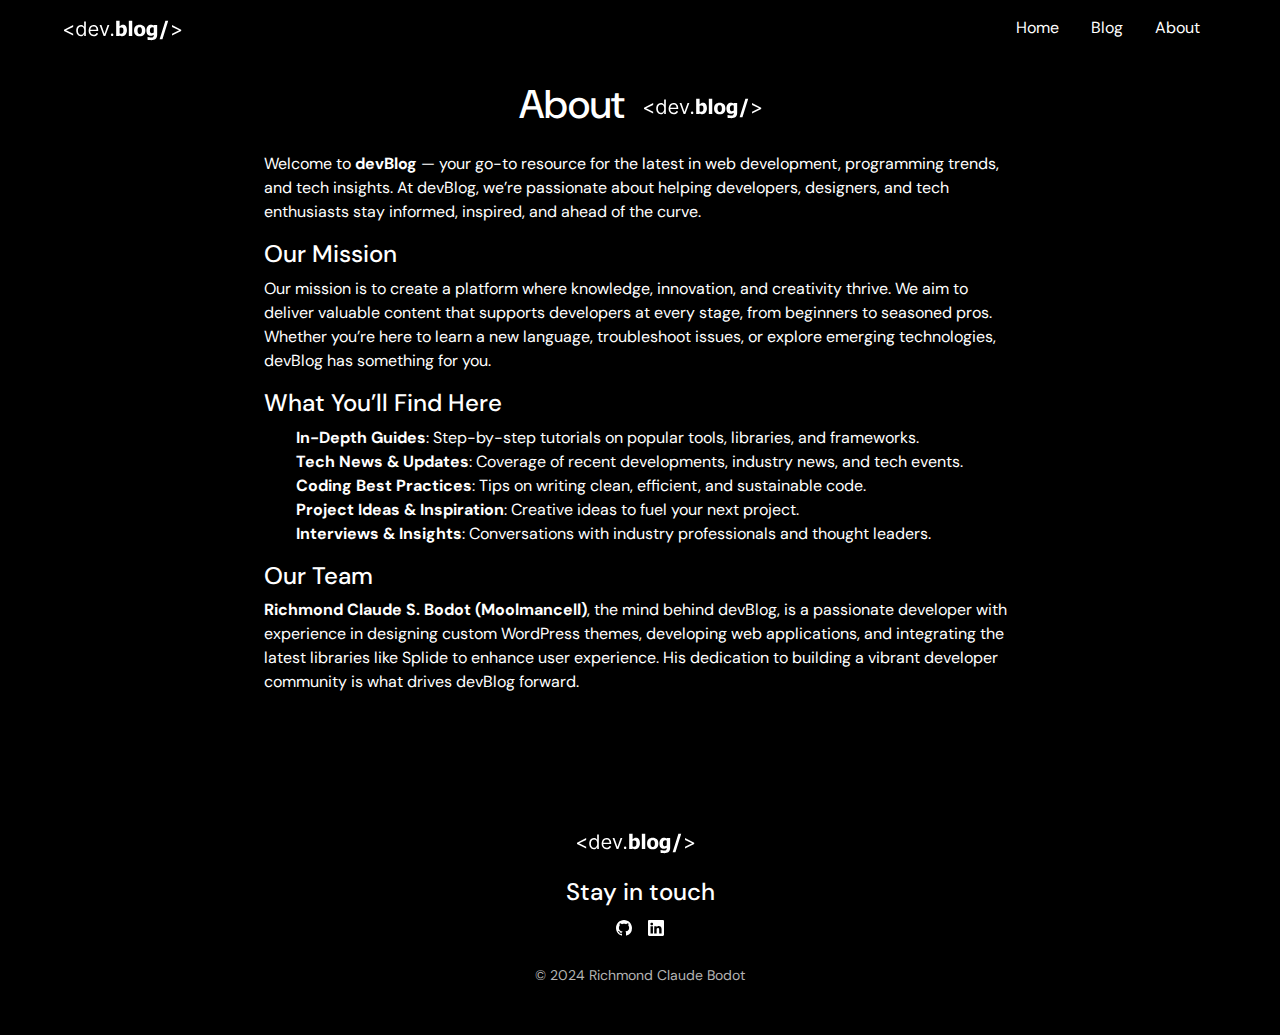
<file: about/index.html>
<!DOCTYPE html>
<html lang="en">
<head>
    <meta charset="UTF-8">
    <meta name="viewport" content="width=device-width, initial-scale=1.0">
    <title>About &#8211; devBlog</title>
<meta name="robots" content="max-image-preview:large">
<link rel="dns-prefetch" href="//cdn.jsdelivr.net">
<link rel="dns-prefetch" href="//i0.wp.com">

<link rel="stylesheet" id="all-css-e515d935cff136f8aa0b6615e4f0e771" href="./../wp-includes/css/dist/block-library/style.min.css?m=1731668490" type="text/css" media="all">
<style id="wp-emoji-styles-inline-css">img.wp-smiley, img.emoji {
		display: inline !important;
		border: none !important;
		box-shadow: none !important;
		height: 1em !important;
		width: 1em !important;
		margin: 0 0.07em !important;
		vertical-align: -0.1em !important;
		background: none !important;
		padding: 0 !important;
	}</style>
<style id="classic-theme-styles-inline-css">/*! This file is auto-generated */
.wp-block-button__link{color:#fff;background-color:#32373c;border-radius:9999px;box-shadow:none;text-decoration:none;padding:calc(.667em + 2px) calc(1.333em + 2px);font-size:1.125em}.wp-block-file__button{background:#32373c;color:#fff;text-decoration:none}</style>
<style id="global-styles-inline-css">:root{--wp--preset--aspect-ratio--square: 1;--wp--preset--aspect-ratio--4-3: 4/3;--wp--preset--aspect-ratio--3-4: 3/4;--wp--preset--aspect-ratio--3-2: 3/2;--wp--preset--aspect-ratio--2-3: 2/3;--wp--preset--aspect-ratio--16-9: 16/9;--wp--preset--aspect-ratio--9-16: 9/16;--wp--preset--color--black: #000000;--wp--preset--color--cyan-bluish-gray: #abb8c3;--wp--preset--color--white: #ffffff;--wp--preset--color--pale-pink: #f78da7;--wp--preset--color--vivid-red: #cf2e2e;--wp--preset--color--luminous-vivid-orange: #ff6900;--wp--preset--color--luminous-vivid-amber: #fcb900;--wp--preset--color--light-green-cyan: #7bdcb5;--wp--preset--color--vivid-green-cyan: #00d084;--wp--preset--color--pale-cyan-blue: #8ed1fc;--wp--preset--color--vivid-cyan-blue: #0693e3;--wp--preset--color--vivid-purple: #9b51e0;--wp--preset--gradient--vivid-cyan-blue-to-vivid-purple: linear-gradient(135deg,rgba(6,147,227,1) 0%,rgb(155,81,224) 100%);--wp--preset--gradient--light-green-cyan-to-vivid-green-cyan: linear-gradient(135deg,rgb(122,220,180) 0%,rgb(0,208,130) 100%);--wp--preset--gradient--luminous-vivid-amber-to-luminous-vivid-orange: linear-gradient(135deg,rgba(252,185,0,1) 0%,rgba(255,105,0,1) 100%);--wp--preset--gradient--luminous-vivid-orange-to-vivid-red: linear-gradient(135deg,rgba(255,105,0,1) 0%,rgb(207,46,46) 100%);--wp--preset--gradient--very-light-gray-to-cyan-bluish-gray: linear-gradient(135deg,rgb(238,238,238) 0%,rgb(169,184,195) 100%);--wp--preset--gradient--cool-to-warm-spectrum: linear-gradient(135deg,rgb(74,234,220) 0%,rgb(151,120,209) 20%,rgb(207,42,186) 40%,rgb(238,44,130) 60%,rgb(251,105,98) 80%,rgb(254,248,76) 100%);--wp--preset--gradient--blush-light-purple: linear-gradient(135deg,rgb(255,206,236) 0%,rgb(152,150,240) 100%);--wp--preset--gradient--blush-bordeaux: linear-gradient(135deg,rgb(254,205,165) 0%,rgb(254,45,45) 50%,rgb(107,0,62) 100%);--wp--preset--gradient--luminous-dusk: linear-gradient(135deg,rgb(255,203,112) 0%,rgb(199,81,192) 50%,rgb(65,88,208) 100%);--wp--preset--gradient--pale-ocean: linear-gradient(135deg,rgb(255,245,203) 0%,rgb(182,227,212) 50%,rgb(51,167,181) 100%);--wp--preset--gradient--electric-grass: linear-gradient(135deg,rgb(202,248,128) 0%,rgb(113,206,126) 100%);--wp--preset--gradient--midnight: linear-gradient(135deg,rgb(2,3,129) 0%,rgb(40,116,252) 100%);--wp--preset--font-size--small: 13px;--wp--preset--font-size--medium: 20px;--wp--preset--font-size--large: 36px;--wp--preset--font-size--x-large: 42px;--wp--preset--spacing--20: 0.44rem;--wp--preset--spacing--30: 0.67rem;--wp--preset--spacing--40: 1rem;--wp--preset--spacing--50: 1.5rem;--wp--preset--spacing--60: 2.25rem;--wp--preset--spacing--70: 3.38rem;--wp--preset--spacing--80: 5.06rem;--wp--preset--shadow--natural: 6px 6px 9px rgba(0, 0, 0, 0.2);--wp--preset--shadow--deep: 12px 12px 50px rgba(0, 0, 0, 0.4);--wp--preset--shadow--sharp: 6px 6px 0px rgba(0, 0, 0, 0.2);--wp--preset--shadow--outlined: 6px 6px 0px -3px rgba(255, 255, 255, 1), 6px 6px rgba(0, 0, 0, 1);--wp--preset--shadow--crisp: 6px 6px 0px rgba(0, 0, 0, 1);}:where(.is-layout-flex){gap: 0.5em;}:where(.is-layout-grid){gap: 0.5em;}body .is-layout-flex{display: flex;}.is-layout-flex{flex-wrap: wrap;align-items: center;}.is-layout-flex > :is(*, div){margin: 0;}body .is-layout-grid{display: grid;}.is-layout-grid > :is(*, div){margin: 0;}:where(.wp-block-columns.is-layout-flex){gap: 2em;}:where(.wp-block-columns.is-layout-grid){gap: 2em;}:where(.wp-block-post-template.is-layout-flex){gap: 1.25em;}:where(.wp-block-post-template.is-layout-grid){gap: 1.25em;}.has-black-color{color: var(--wp--preset--color--black) !important;}.has-cyan-bluish-gray-color{color: var(--wp--preset--color--cyan-bluish-gray) !important;}.has-white-color{color: var(--wp--preset--color--white) !important;}.has-pale-pink-color{color: var(--wp--preset--color--pale-pink) !important;}.has-vivid-red-color{color: var(--wp--preset--color--vivid-red) !important;}.has-luminous-vivid-orange-color{color: var(--wp--preset--color--luminous-vivid-orange) !important;}.has-luminous-vivid-amber-color{color: var(--wp--preset--color--luminous-vivid-amber) !important;}.has-light-green-cyan-color{color: var(--wp--preset--color--light-green-cyan) !important;}.has-vivid-green-cyan-color{color: var(--wp--preset--color--vivid-green-cyan) !important;}.has-pale-cyan-blue-color{color: var(--wp--preset--color--pale-cyan-blue) !important;}.has-vivid-cyan-blue-color{color: var(--wp--preset--color--vivid-cyan-blue) !important;}.has-vivid-purple-color{color: var(--wp--preset--color--vivid-purple) !important;}.has-black-background-color{background-color: var(--wp--preset--color--black) !important;}.has-cyan-bluish-gray-background-color{background-color: var(--wp--preset--color--cyan-bluish-gray) !important;}.has-white-background-color{background-color: var(--wp--preset--color--white) !important;}.has-pale-pink-background-color{background-color: var(--wp--preset--color--pale-pink) !important;}.has-vivid-red-background-color{background-color: var(--wp--preset--color--vivid-red) !important;}.has-luminous-vivid-orange-background-color{background-color: var(--wp--preset--color--luminous-vivid-orange) !important;}.has-luminous-vivid-amber-background-color{background-color: var(--wp--preset--color--luminous-vivid-amber) !important;}.has-light-green-cyan-background-color{background-color: var(--wp--preset--color--light-green-cyan) !important;}.has-vivid-green-cyan-background-color{background-color: var(--wp--preset--color--vivid-green-cyan) !important;}.has-pale-cyan-blue-background-color{background-color: var(--wp--preset--color--pale-cyan-blue) !important;}.has-vivid-cyan-blue-background-color{background-color: var(--wp--preset--color--vivid-cyan-blue) !important;}.has-vivid-purple-background-color{background-color: var(--wp--preset--color--vivid-purple) !important;}.has-black-border-color{border-color: var(--wp--preset--color--black) !important;}.has-cyan-bluish-gray-border-color{border-color: var(--wp--preset--color--cyan-bluish-gray) !important;}.has-white-border-color{border-color: var(--wp--preset--color--white) !important;}.has-pale-pink-border-color{border-color: var(--wp--preset--color--pale-pink) !important;}.has-vivid-red-border-color{border-color: var(--wp--preset--color--vivid-red) !important;}.has-luminous-vivid-orange-border-color{border-color: var(--wp--preset--color--luminous-vivid-orange) !important;}.has-luminous-vivid-amber-border-color{border-color: var(--wp--preset--color--luminous-vivid-amber) !important;}.has-light-green-cyan-border-color{border-color: var(--wp--preset--color--light-green-cyan) !important;}.has-vivid-green-cyan-border-color{border-color: var(--wp--preset--color--vivid-green-cyan) !important;}.has-pale-cyan-blue-border-color{border-color: var(--wp--preset--color--pale-cyan-blue) !important;}.has-vivid-cyan-blue-border-color{border-color: var(--wp--preset--color--vivid-cyan-blue) !important;}.has-vivid-purple-border-color{border-color: var(--wp--preset--color--vivid-purple) !important;}.has-vivid-cyan-blue-to-vivid-purple-gradient-background{background: var(--wp--preset--gradient--vivid-cyan-blue-to-vivid-purple) !important;}.has-light-green-cyan-to-vivid-green-cyan-gradient-background{background: var(--wp--preset--gradient--light-green-cyan-to-vivid-green-cyan) !important;}.has-luminous-vivid-amber-to-luminous-vivid-orange-gradient-background{background: var(--wp--preset--gradient--luminous-vivid-amber-to-luminous-vivid-orange) !important;}.has-luminous-vivid-orange-to-vivid-red-gradient-background{background: var(--wp--preset--gradient--luminous-vivid-orange-to-vivid-red) !important;}.has-very-light-gray-to-cyan-bluish-gray-gradient-background{background: var(--wp--preset--gradient--very-light-gray-to-cyan-bluish-gray) !important;}.has-cool-to-warm-spectrum-gradient-background{background: var(--wp--preset--gradient--cool-to-warm-spectrum) !important;}.has-blush-light-purple-gradient-background{background: var(--wp--preset--gradient--blush-light-purple) !important;}.has-blush-bordeaux-gradient-background{background: var(--wp--preset--gradient--blush-bordeaux) !important;}.has-luminous-dusk-gradient-background{background: var(--wp--preset--gradient--luminous-dusk) !important;}.has-pale-ocean-gradient-background{background: var(--wp--preset--gradient--pale-ocean) !important;}.has-electric-grass-gradient-background{background: var(--wp--preset--gradient--electric-grass) !important;}.has-midnight-gradient-background{background: var(--wp--preset--gradient--midnight) !important;}.has-small-font-size{font-size: var(--wp--preset--font-size--small) !important;}.has-medium-font-size{font-size: var(--wp--preset--font-size--medium) !important;}.has-large-font-size{font-size: var(--wp--preset--font-size--large) !important;}.has-x-large-font-size{font-size: var(--wp--preset--font-size--x-large) !important;}
:where(.wp-block-post-template.is-layout-flex){gap: 1.25em;}:where(.wp-block-post-template.is-layout-grid){gap: 1.25em;}
:where(.wp-block-columns.is-layout-flex){gap: 2em;}:where(.wp-block-columns.is-layout-grid){gap: 2em;}
:root :where(.wp-block-pullquote){font-size: 1.5em;line-height: 1.6;}</style>
<link rel="stylesheet" id="devBlog_bootstrap-css" href="https://cdn.jsdelivr.net/npm/bootstrap@5.3.3/dist/css/bootstrap.min.css?ver=5.3.3" media="all">
<link rel="stylesheet" id="devBlog_splideCSS-css" href="./../wp-content/themes/devBlog%20Theme/./assets/splide-4.1.3/dist/css/splide.min.css?ver=4.1.3" media="all">
<link rel="stylesheet" id="devBlog_cssStyles-css" href="./../wp-content/themes/devBlog%20Theme/style.css?ver=1.0.51" media="all">
<link rel="https://api.w.org/" href="./../wp-json/index.html">
<link rel="alternate" title="JSON" type="application/json" href="./../wp-json/wp/v2/pages/41/index.html">
<link rel="EditURI" type="application/rsd+xml" title="RSD" href="./../xmlrpc.php?rsd">
<meta name="generator" content="WordPress 6.7">
<link rel="canonical" href="./index.html">
<link rel="shortlink" href="./../index.html?p=41">
<link rel="alternate" title="oEmbed (JSON)" type="application/json+oembed" href="./../wp-json/oembed/1.0/embed/index.html?url=.%2F%2Fabout%2F">
<link rel="alternate" title="oEmbed (XML)" type="text/xml+oembed" href="./../wp-json/oembed/1.0/embed/index.html?url=.%2F%2Fabout%2F#038;format=xml">
<link rel="icon" href="./../wp-content/uploads/2024/11/Site_logo-removebg-preview.png" sizes="32x32">
<link rel="icon" href="./../wp-content/uploads/2024/11/Site_logo-removebg-preview.png" sizes="192x192">
<link rel="apple-touch-icon" href="./../wp-content/uploads/2024/11/Site_logo-removebg-preview.png">
<meta name="msapplication-TileImage" content="./../wp-content/uploads/2024/11/Site_logo-removebg-preview.png">
<style id="wpforms-css-vars-root">:root {
					--wpforms-field-border-radius: 3px;
--wpforms-field-border-style: solid;
--wpforms-field-border-size: 1px;
--wpforms-field-background-color: #ffffff;
--wpforms-field-border-color: rgba( 0, 0, 0, 0.25 );
--wpforms-field-border-color-spare: rgba( 0, 0, 0, 0.25 );
--wpforms-field-text-color: rgba( 0, 0, 0, 0.7 );
--wpforms-field-menu-color: #ffffff;
--wpforms-label-color: rgba( 0, 0, 0, 0.85 );
--wpforms-label-sublabel-color: rgba( 0, 0, 0, 0.55 );
--wpforms-label-error-color: #d63637;
--wpforms-button-border-radius: 3px;
--wpforms-button-border-style: none;
--wpforms-button-border-size: 1px;
--wpforms-button-background-color: #066aab;
--wpforms-button-border-color: #066aab;
--wpforms-button-text-color: #ffffff;
--wpforms-page-break-color: #066aab;
--wpforms-background-image: none;
--wpforms-background-position: center center;
--wpforms-background-repeat: no-repeat;
--wpforms-background-size: cover;
--wpforms-background-width: 100px;
--wpforms-background-height: 100px;
--wpforms-background-color: rgba( 0, 0, 0, 0 );
--wpforms-background-url: none;
--wpforms-container-padding: 0px;
--wpforms-container-border-style: none;
--wpforms-container-border-width: 1px;
--wpforms-container-border-color: #000000;
--wpforms-container-border-radius: 3px;
--wpforms-field-size-input-height: 43px;
--wpforms-field-size-input-spacing: 15px;
--wpforms-field-size-font-size: 16px;
--wpforms-field-size-line-height: 19px;
--wpforms-field-size-padding-h: 14px;
--wpforms-field-size-checkbox-size: 16px;
--wpforms-field-size-sublabel-spacing: 5px;
--wpforms-field-size-icon-size: 1;
--wpforms-label-size-font-size: 16px;
--wpforms-label-size-line-height: 19px;
--wpforms-label-size-sublabel-font-size: 14px;
--wpforms-label-size-sublabel-line-height: 17px;
--wpforms-button-size-font-size: 17px;
--wpforms-button-size-height: 41px;
--wpforms-button-size-padding-h: 15px;
--wpforms-button-size-margin-top: 10px;
--wpforms-container-shadow-size-box-shadow: none;

				}</style>
</head>
<body class="bg-black ms-3 me-3">
    <nav class="navbar navbar-expand-sm navbar-light">
        <div class="container-fluid ps-md-5 pe-md-5 ps-3 pe-3">
            <a class="navbar-brand" href="./../index.html" style="margin:0; object-fit:cover;">


             
                <svg width="118" height="21" viewbox="0 0 118 21" fill="none" xmlns="http://www.w3.org/2000/svg">
                <path d="M0.0170455 10.8864V9.75L9.16477 5.09091V6.90909L2.14773 10.2898L2.20455 10.1761V10.4602L2.14773 10.3466L9.16477 13.7273V15.5455L0.0170455 10.8864ZM16.837 16.2273C15.9279 16.2273 15.1254 15.9976 14.4293 15.5384C13.7333 15.0743 13.1888 14.4209 12.7958 13.5781C12.4028 12.7306 12.2063 11.7292 12.2063 10.5739C12.2063 9.42803 12.4028 8.43371 12.7958 7.59091C13.1888 6.74811 13.7357 6.09706 14.4364 5.63778C15.1372 5.1785 15.9469 4.94886 16.8654 4.94886C17.5756 4.94886 18.1367 5.06723 18.5487 5.30398C18.9653 5.53598 19.2826 5.80114 19.5004 6.09943C19.7229 6.39299 19.8957 6.63447 20.0188 6.82386H20.1609V1.45455H21.837V16H20.2177V14.3239H20.0188C19.8957 14.5227 19.7205 14.7737 19.4933 15.0767C19.266 15.375 18.9416 15.6425 18.5202 15.8793C18.0988 16.1113 17.5378 16.2273 16.837 16.2273ZM17.0643 14.7216C17.7366 14.7216 18.3048 14.5464 18.7688 14.196C19.2328 13.8409 19.5856 13.3509 19.8271 12.7259C20.0685 12.0961 20.1893 11.3693 20.1893 10.5455C20.1893 9.73106 20.0709 9.01847 19.8342 8.40767C19.5974 7.79214 19.247 7.31392 18.783 6.97301C18.319 6.62737 17.7461 6.45455 17.0643 6.45455C16.354 6.45455 15.7622 6.63684 15.2887 7.00142C14.82 7.36127 14.4672 7.85133 14.2305 8.47159C13.9985 9.08712 13.8825 9.77841 13.8825 10.5455C13.8825 11.322 14.0008 12.0275 14.2376 12.6619C14.479 13.2917 14.8342 13.7936 15.3029 14.1676C15.7764 14.5369 16.3635 14.7216 17.0643 14.7216ZM29.7134 16.2273C28.6623 16.2273 27.7556 15.9953 26.9933 15.5312C26.2357 15.0625 25.6509 14.4091 25.239 13.571C24.8318 12.7282 24.6282 11.7481 24.6282 10.6307C24.6282 9.51326 24.8318 8.52841 25.239 7.67614C25.6509 6.81913 26.2238 6.15152 26.9577 5.6733C27.6964 5.19034 28.5581 4.94886 29.543 4.94886C30.1112 4.94886 30.6722 5.04356 31.2262 5.23295C31.7802 5.42235 32.2844 5.73011 32.739 6.15625C33.1935 6.57765 33.5558 7.13636 33.8256 7.83239C34.0955 8.52841 34.2305 9.38542 34.2305 10.4034V11.1136H25.8214V9.66477H32.5259C32.5259 9.04924 32.4028 8.5 32.1566 8.01705C31.9151 7.53409 31.5695 7.15294 31.1197 6.87358C30.6746 6.59422 30.149 6.45455 29.543 6.45455C28.8754 6.45455 28.2977 6.62026 27.81 6.9517C27.3271 7.27841 26.9554 7.70455 26.695 8.23011C26.4345 8.75568 26.3043 9.31913 26.3043 9.92045V10.8864C26.3043 11.7102 26.4464 12.4086 26.7305 12.9815C27.0193 13.5497 27.4194 13.983 27.9308 14.2812C28.4421 14.5748 29.0363 14.7216 29.7134 14.7216C30.1538 14.7216 30.5515 14.66 30.9066 14.5369C31.2665 14.4091 31.5766 14.2197 31.837 13.9688C32.0974 13.7131 32.2987 13.3958 32.4407 13.017L34.06 13.4716C33.8896 14.0208 33.6031 14.5038 33.2006 14.9205C32.7982 15.3324 32.301 15.6544 31.7092 15.8864C31.1173 16.1136 30.4521 16.2273 29.7134 16.2273ZM45.3686 5.09091L41.3345 16H39.63L35.5959 5.09091H37.4141L40.4254 13.7841H40.5391L43.5504 5.09091H45.3686ZM48.119 16.1136C47.7686 16.1136 47.4679 15.9882 47.217 15.7372C46.966 15.4863 46.8406 15.1856 46.8406 14.8352C46.8406 14.4848 46.966 14.1842 47.217 13.9332C47.4679 13.6823 47.7686 13.5568 48.119 13.5568C48.4693 13.5568 48.77 13.6823 49.021 13.9332C49.2719 14.1842 49.3974 14.4848 49.3974 14.8352C49.3974 15.0672 49.3382 15.2803 49.2198 15.4744C49.1062 15.6686 48.9523 15.8248 48.7582 15.9432C48.5688 16.0568 48.3557 16.1136 48.119 16.1136ZM59.4355 10.4336C59.4355 9.33984 59.2695 8.55859 58.9375 8.08984C58.6055 7.62109 58.0944 7.38672 57.4043 7.38672C57.0983 7.38672 56.7923 7.43555 56.4863 7.5332C56.1868 7.63086 55.8906 7.77734 55.5977 7.97266V13.4805C55.8255 13.5716 56.0534 13.6335 56.2812 13.666C56.5156 13.6986 56.7467 13.7148 56.9746 13.7148C57.8014 13.7148 58.4167 13.4414 58.8203 12.8945C59.2305 12.3477 59.4355 11.5273 59.4355 10.4336ZM62.9316 10.3652C62.9316 12.11 62.4889 13.5228 61.6035 14.6035C60.7181 15.6777 59.6211 16.2148 58.3125 16.2148C57.7656 16.2148 57.2904 16.153 56.8867 16.0293C56.4831 15.9056 56.0534 15.7135 55.5977 15.4531L55.4512 16H52.1797V0.804688H55.5977V6.17578C56.099 5.74609 56.61 5.39779 57.1309 5.13086C57.6517 4.86393 58.2539 4.73047 58.9375 4.73047C60.2135 4.73047 61.1966 5.22852 61.8867 6.22461C62.5833 7.2207 62.9316 8.60091 62.9316 10.3652ZM68.2344 16H64.8164V0.804688H68.2344V16ZM81.3789 10.5215C81.3789 12.3249 80.8841 13.7474 79.8945 14.7891C78.9115 15.8242 77.5182 16.3418 75.7148 16.3418C73.9245 16.3418 72.5312 15.8242 71.5352 14.7891C70.5456 13.7474 70.0508 12.3249 70.0508 10.5215C70.0508 8.69857 70.5456 7.27279 71.5352 6.24414C72.5312 5.20898 73.9245 4.69141 75.7148 4.69141C77.5117 4.69141 78.9049 5.21224 79.8945 6.25391C80.8841 7.28906 81.3789 8.71159 81.3789 10.5215ZM77.873 10.541C77.873 9.88997 77.8177 9.34961 77.707 8.91992C77.6029 8.48372 77.4564 8.13542 77.2676 7.875C77.0658 7.60156 76.8379 7.41276 76.584 7.30859C76.3301 7.19792 76.0404 7.14258 75.7148 7.14258C75.4089 7.14258 75.1322 7.19141 74.8848 7.28906C74.6374 7.38021 74.4095 7.55924 74.2012 7.82617C74.0059 8.08008 73.8496 8.42839 73.7324 8.87109C73.6152 9.3138 73.5566 9.87044 73.5566 10.541C73.5566 11.2116 73.612 11.7552 73.7227 12.1719C73.8333 12.582 73.9766 12.9108 74.1523 13.1582C74.3346 13.4121 74.5625 13.5977 74.8359 13.7148C75.1094 13.832 75.4121 13.8906 75.7441 13.8906C76.0176 13.8906 76.2943 13.832 76.5742 13.7148C76.8607 13.5977 77.0885 13.4219 77.2578 13.1875C77.4596 12.9076 77.6126 12.5723 77.7168 12.1816C77.821 11.7845 77.873 11.2376 77.873 10.541ZM89.748 12.543V7.57227C89.5788 7.49414 89.3704 7.42904 89.123 7.37695C88.8757 7.32487 88.6283 7.29883 88.3809 7.29883C87.5605 7.29883 86.9421 7.56576 86.5254 8.09961C86.1152 8.62695 85.9102 9.36589 85.9102 10.3164C85.9102 10.7917 85.9395 11.1953 85.998 11.5273C86.0632 11.8529 86.1803 12.1426 86.3496 12.3965C86.5124 12.6439 86.724 12.8327 86.9844 12.9629C87.2513 13.0866 87.5898 13.1484 88 13.1484C88.306 13.1484 88.6055 13.0964 88.8984 12.9922C89.1979 12.888 89.4811 12.7383 89.748 12.543ZM93.166 14.7402C93.166 15.7559 93.0195 16.6185 92.7266 17.3281C92.4336 18.0378 92.0332 18.5911 91.5254 18.9883C91.0176 19.3919 90.4089 19.6816 89.6992 19.8574C88.9896 20.0397 88.2018 20.1309 87.3359 20.1309C86.6068 20.1309 85.9134 20.082 85.2559 19.9844C84.6048 19.8932 84.0384 19.7858 83.5566 19.6621V16.918H83.957C84.1263 16.9831 84.3249 17.0547 84.5527 17.1328C84.7871 17.2109 85.0215 17.2826 85.2559 17.3477C85.5358 17.4193 85.8092 17.4779 86.0762 17.5234C86.3431 17.569 86.6165 17.5918 86.8965 17.5918C87.4759 17.5918 87.9577 17.5299 88.3418 17.4062C88.7324 17.2891 89.0254 17.1198 89.2207 16.8984C89.416 16.6706 89.5527 16.4004 89.6309 16.0879C89.709 15.7819 89.748 15.3945 89.748 14.9258V14.7207C89.3639 15.0592 88.918 15.3327 88.4102 15.541C87.9089 15.7428 87.3913 15.8438 86.8574 15.8438C85.4382 15.8438 84.3411 15.3815 83.5664 14.457C82.7982 13.5326 82.4141 12.1263 82.4141 10.2383C82.4141 9.37891 82.5312 8.60742 82.7656 7.92383C83.0065 7.24023 83.3385 6.65755 83.7617 6.17578C84.1654 5.71354 84.6536 5.35872 85.2266 5.11133C85.7995 4.85742 86.3952 4.73047 87.0137 4.73047C87.5736 4.73047 88.0749 4.80208 88.5176 4.94531C88.9603 5.08854 89.3639 5.2806 89.7285 5.52148L89.8555 5.0332H93.166V14.7402ZM104.23 0.804688L98.4395 19.1641H95.6367L101.398 0.804688H104.23ZM117.192 10.8864L108.044 15.5455V13.7273L115.061 10.3466L115.005 10.4602V10.1761L115.061 10.2898L108.044 6.90909V5.09091L117.192 9.75V10.8864Z" fill="white"></path>
                </svg>
            

            </a>
            <button class="navbar-toggler border-0 shadow-none p-0" type="button" data-bs-toggle="collapse" data-bs-target="#navbarID" aria-controls="navbarID" aria-expanded="false" aria-label="Toggle navigation">
                <svg xmlns="http://www.w3.org/2000/svg" width="30" height="30" fill="currentColor" class="bi bi-list" viewbox="0 0 16 16">
                    <path fill-rule="evenodd" d="M2.5 12a.5.5 0 0 1 .5-.5h10a.5.5 0 0 1 0 1H3a.5.5 0 0 1-.5-.5m0-4a.5.5 0 0 1 .5-.5h10a.5.5 0 0 1 0 1H3a.5.5 0 0 1-.5-.5m0-4a.5.5 0 0 1 .5-.5h10a.5.5 0 0 1 0 1H3a.5.5 0 0 1-.5-.5" fill="white"></path>
                </svg>
            </button>
            <div class="collapse navbar-collapse justify-content-end" id="navbarID">
                <div class="navbar-nav">
                <div class="menu-navigations-container"><ul id="menu-navigations" class="navbar-nav me-auto mb-2 mb-lg-0">
<li id="menu-item-77" class="menu-item menu-item-type-post_type menu-item-object-page menu-item-home menu-item-77 nav-item"><a href="./../index.html" class="nav-link active ps-3 pe-3 text-white">Home</a></li>
<li id="menu-item-76" class="menu-item menu-item-type-post_type menu-item-object-page menu-item-76 nav-item"><a href="./../blog/index.html" class="nav-link active ps-3 pe-3 text-white">Blog</a></li>
<li id="menu-item-43" class="menu-item menu-item-type-post_type menu-item-object-page current-menu-item page_item page-item-41 current_page_item menu-item-43 nav-item"><a href="./index.html" aria-current="page" class="nav-link active ps-3 pe-3 text-white">About</a></li>
</ul></div>                </div>
            </div>
        </div>
    </nav><section class="text-white p-4">
    <div class="d-flex flex-row m-auto justify-content-center align-items-center" style="gap:20px">
        <h1 class=""> About </h1>
        <svg width="118" height="21" viewbox="0 0 118 21" fill="none" xmlns="http://www.w3.org/2000/svg">
            <path d="M0.0170455 10.8864V9.75L9.16477 5.09091V6.90909L2.14773 10.2898L2.20455 10.1761V10.4602L2.14773 10.3466L9.16477 13.7273V15.5455L0.0170455 10.8864ZM16.837 16.2273C15.9279 16.2273 15.1254 15.9976 14.4293 15.5384C13.7333 15.0743 13.1888 14.4209 12.7958 13.5781C12.4028 12.7306 12.2063 11.7292 12.2063 10.5739C12.2063 9.42803 12.4028 8.43371 12.7958 7.59091C13.1888 6.74811 13.7357 6.09706 14.4364 5.63778C15.1372 5.1785 15.9469 4.94886 16.8654 4.94886C17.5756 4.94886 18.1367 5.06723 18.5487 5.30398C18.9653 5.53598 19.2826 5.80114 19.5004 6.09943C19.7229 6.39299 19.8957 6.63447 20.0188 6.82386H20.1609V1.45455H21.837V16H20.2177V14.3239H20.0188C19.8957 14.5227 19.7205 14.7737 19.4933 15.0767C19.266 15.375 18.9416 15.6425 18.5202 15.8793C18.0988 16.1113 17.5378 16.2273 16.837 16.2273ZM17.0643 14.7216C17.7366 14.7216 18.3048 14.5464 18.7688 14.196C19.2328 13.8409 19.5856 13.3509 19.8271 12.7259C20.0685 12.0961 20.1893 11.3693 20.1893 10.5455C20.1893 9.73106 20.0709 9.01847 19.8342 8.40767C19.5974 7.79214 19.247 7.31392 18.783 6.97301C18.319 6.62737 17.7461 6.45455 17.0643 6.45455C16.354 6.45455 15.7622 6.63684 15.2887 7.00142C14.82 7.36127 14.4672 7.85133 14.2305 8.47159C13.9985 9.08712 13.8825 9.77841 13.8825 10.5455C13.8825 11.322 14.0008 12.0275 14.2376 12.6619C14.479 13.2917 14.8342 13.7936 15.3029 14.1676C15.7764 14.5369 16.3635 14.7216 17.0643 14.7216ZM29.7134 16.2273C28.6623 16.2273 27.7556 15.9953 26.9933 15.5312C26.2357 15.0625 25.6509 14.4091 25.239 13.571C24.8318 12.7282 24.6282 11.7481 24.6282 10.6307C24.6282 9.51326 24.8318 8.52841 25.239 7.67614C25.6509 6.81913 26.2238 6.15152 26.9577 5.6733C27.6964 5.19034 28.5581 4.94886 29.543 4.94886C30.1112 4.94886 30.6722 5.04356 31.2262 5.23295C31.7802 5.42235 32.2844 5.73011 32.739 6.15625C33.1935 6.57765 33.5558 7.13636 33.8256 7.83239C34.0955 8.52841 34.2305 9.38542 34.2305 10.4034V11.1136H25.8214V9.66477H32.5259C32.5259 9.04924 32.4028 8.5 32.1566 8.01705C31.9151 7.53409 31.5695 7.15294 31.1197 6.87358C30.6746 6.59422 30.149 6.45455 29.543 6.45455C28.8754 6.45455 28.2977 6.62026 27.81 6.9517C27.3271 7.27841 26.9554 7.70455 26.695 8.23011C26.4345 8.75568 26.3043 9.31913 26.3043 9.92045V10.8864C26.3043 11.7102 26.4464 12.4086 26.7305 12.9815C27.0193 13.5497 27.4194 13.983 27.9308 14.2812C28.4421 14.5748 29.0363 14.7216 29.7134 14.7216C30.1538 14.7216 30.5515 14.66 30.9066 14.5369C31.2665 14.4091 31.5766 14.2197 31.837 13.9688C32.0974 13.7131 32.2987 13.3958 32.4407 13.017L34.06 13.4716C33.8896 14.0208 33.6031 14.5038 33.2006 14.9205C32.7982 15.3324 32.301 15.6544 31.7092 15.8864C31.1173 16.1136 30.4521 16.2273 29.7134 16.2273ZM45.3686 5.09091L41.3345 16H39.63L35.5959 5.09091H37.4141L40.4254 13.7841H40.5391L43.5504 5.09091H45.3686ZM48.119 16.1136C47.7686 16.1136 47.4679 15.9882 47.217 15.7372C46.966 15.4863 46.8406 15.1856 46.8406 14.8352C46.8406 14.4848 46.966 14.1842 47.217 13.9332C47.4679 13.6823 47.7686 13.5568 48.119 13.5568C48.4693 13.5568 48.77 13.6823 49.021 13.9332C49.2719 14.1842 49.3974 14.4848 49.3974 14.8352C49.3974 15.0672 49.3382 15.2803 49.2198 15.4744C49.1062 15.6686 48.9523 15.8248 48.7582 15.9432C48.5688 16.0568 48.3557 16.1136 48.119 16.1136ZM59.4355 10.4336C59.4355 9.33984 59.2695 8.55859 58.9375 8.08984C58.6055 7.62109 58.0944 7.38672 57.4043 7.38672C57.0983 7.38672 56.7923 7.43555 56.4863 7.5332C56.1868 7.63086 55.8906 7.77734 55.5977 7.97266V13.4805C55.8255 13.5716 56.0534 13.6335 56.2812 13.666C56.5156 13.6986 56.7467 13.7148 56.9746 13.7148C57.8014 13.7148 58.4167 13.4414 58.8203 12.8945C59.2305 12.3477 59.4355 11.5273 59.4355 10.4336ZM62.9316 10.3652C62.9316 12.11 62.4889 13.5228 61.6035 14.6035C60.7181 15.6777 59.6211 16.2148 58.3125 16.2148C57.7656 16.2148 57.2904 16.153 56.8867 16.0293C56.4831 15.9056 56.0534 15.7135 55.5977 15.4531L55.4512 16H52.1797V0.804688H55.5977V6.17578C56.099 5.74609 56.61 5.39779 57.1309 5.13086C57.6517 4.86393 58.2539 4.73047 58.9375 4.73047C60.2135 4.73047 61.1966 5.22852 61.8867 6.22461C62.5833 7.2207 62.9316 8.60091 62.9316 10.3652ZM68.2344 16H64.8164V0.804688H68.2344V16ZM81.3789 10.5215C81.3789 12.3249 80.8841 13.7474 79.8945 14.7891C78.9115 15.8242 77.5182 16.3418 75.7148 16.3418C73.9245 16.3418 72.5312 15.8242 71.5352 14.7891C70.5456 13.7474 70.0508 12.3249 70.0508 10.5215C70.0508 8.69857 70.5456 7.27279 71.5352 6.24414C72.5312 5.20898 73.9245 4.69141 75.7148 4.69141C77.5117 4.69141 78.9049 5.21224 79.8945 6.25391C80.8841 7.28906 81.3789 8.71159 81.3789 10.5215ZM77.873 10.541C77.873 9.88997 77.8177 9.34961 77.707 8.91992C77.6029 8.48372 77.4564 8.13542 77.2676 7.875C77.0658 7.60156 76.8379 7.41276 76.584 7.30859C76.3301 7.19792 76.0404 7.14258 75.7148 7.14258C75.4089 7.14258 75.1322 7.19141 74.8848 7.28906C74.6374 7.38021 74.4095 7.55924 74.2012 7.82617C74.0059 8.08008 73.8496 8.42839 73.7324 8.87109C73.6152 9.3138 73.5566 9.87044 73.5566 10.541C73.5566 11.2116 73.612 11.7552 73.7227 12.1719C73.8333 12.582 73.9766 12.9108 74.1523 13.1582C74.3346 13.4121 74.5625 13.5977 74.8359 13.7148C75.1094 13.832 75.4121 13.8906 75.7441 13.8906C76.0176 13.8906 76.2943 13.832 76.5742 13.7148C76.8607 13.5977 77.0885 13.4219 77.2578 13.1875C77.4596 12.9076 77.6126 12.5723 77.7168 12.1816C77.821 11.7845 77.873 11.2376 77.873 10.541ZM89.748 12.543V7.57227C89.5788 7.49414 89.3704 7.42904 89.123 7.37695C88.8757 7.32487 88.6283 7.29883 88.3809 7.29883C87.5605 7.29883 86.9421 7.56576 86.5254 8.09961C86.1152 8.62695 85.9102 9.36589 85.9102 10.3164C85.9102 10.7917 85.9395 11.1953 85.998 11.5273C86.0632 11.8529 86.1803 12.1426 86.3496 12.3965C86.5124 12.6439 86.724 12.8327 86.9844 12.9629C87.2513 13.0866 87.5898 13.1484 88 13.1484C88.306 13.1484 88.6055 13.0964 88.8984 12.9922C89.1979 12.888 89.4811 12.7383 89.748 12.543ZM93.166 14.7402C93.166 15.7559 93.0195 16.6185 92.7266 17.3281C92.4336 18.0378 92.0332 18.5911 91.5254 18.9883C91.0176 19.3919 90.4089 19.6816 89.6992 19.8574C88.9896 20.0397 88.2018 20.1309 87.3359 20.1309C86.6068 20.1309 85.9134 20.082 85.2559 19.9844C84.6048 19.8932 84.0384 19.7858 83.5566 19.6621V16.918H83.957C84.1263 16.9831 84.3249 17.0547 84.5527 17.1328C84.7871 17.2109 85.0215 17.2826 85.2559 17.3477C85.5358 17.4193 85.8092 17.4779 86.0762 17.5234C86.3431 17.569 86.6165 17.5918 86.8965 17.5918C87.4759 17.5918 87.9577 17.5299 88.3418 17.4062C88.7324 17.2891 89.0254 17.1198 89.2207 16.8984C89.416 16.6706 89.5527 16.4004 89.6309 16.0879C89.709 15.7819 89.748 15.3945 89.748 14.9258V14.7207C89.3639 15.0592 88.918 15.3327 88.4102 15.541C87.9089 15.7428 87.3913 15.8438 86.8574 15.8438C85.4382 15.8438 84.3411 15.3815 83.5664 14.457C82.7982 13.5326 82.4141 12.1263 82.4141 10.2383C82.4141 9.37891 82.5312 8.60742 82.7656 7.92383C83.0065 7.24023 83.3385 6.65755 83.7617 6.17578C84.1654 5.71354 84.6536 5.35872 85.2266 5.11133C85.7995 4.85742 86.3952 4.73047 87.0137 4.73047C87.5736 4.73047 88.0749 4.80208 88.5176 4.94531C88.9603 5.08854 89.3639 5.2806 89.7285 5.52148L89.8555 5.0332H93.166V14.7402ZM104.23 0.804688L98.4395 19.1641H95.6367L101.398 0.804688H104.23ZM117.192 10.8864L108.044 15.5455V13.7273L115.061 10.3466L115.005 10.4602V10.1761L115.061 10.2898L108.044 6.90909V5.09091L117.192 9.75V10.8864Z" fill="white"></path>
        </svg>
    </div>
    <p> 
</p>
<p>Welcome to <strong>devBlog</strong> — your go-to resource for the latest in web development, programming trends, and tech insights. At devBlog, we&#8217;re passionate about helping developers, designers, and tech enthusiasts stay informed, inspired, and ahead of the curve.</p>



<h4 class="wp-block-heading">Our Mission</h4>



<p>Our mission is to create a platform where knowledge, innovation, and creativity thrive. We aim to deliver valuable content that supports developers at every stage, from beginners to seasoned pros. Whether you’re here to learn a new language, troubleshoot issues, or explore emerging technologies, devBlog has something for you.</p>



<h4 class="wp-block-heading">What You’ll Find Here</h4>



<ul class="wp-block-list">
<li>
<strong>In-Depth Guides</strong>: Step-by-step tutorials on popular tools, libraries, and frameworks.</li>



<li>
<strong>Tech News &amp; Updates</strong>: Coverage of recent developments, industry news, and tech events.</li>



<li>
<strong>Coding Best Practices</strong>: Tips on writing clean, efficient, and sustainable code.</li>



<li>
<strong>Project Ideas &amp; Inspiration</strong>: Creative ideas to fuel your next project.</li>



<li>
<strong>Interviews &amp; Insights</strong>: Conversations with industry professionals and thought leaders.</li>
</ul>



<h4 class="wp-block-heading">Our Team</h4>



<p><strong>Richmond Claude S. Bodot (Moolmancell)</strong>, the mind behind devBlog, is a passionate developer with experience in designing custom WordPress themes, developing web applications, and integrating the latest libraries like Splide to enhance user experience. His dedication to building a vibrant developer community is what drives devBlog forward.</p>
 
</section>
<style>section {
        max-width: 800px;
        margin: auto;
    }</style>
<footer class="footer-16371 text-white mt-5 pb-5 pt-5 m-auto">
      <div class="container" bis_skin_checked="1">
        <div class="row justify-content-center" bis_skin_checked="1">
          <div class="col-md-9 text-center" bis_skin_checked="1">
            <div class="footer-site-logo mb-4" bis_skin_checked="1">
                  <a href="./../index.html" class="mb-3 me-2 mb-md-0 text-body-secondary text-decoration-none lh-1">
               
                  <svg width="118" height="21" viewbox="0 0 118 21" fill="none" xmlns="http://www.w3.org/2000/svg">
                    <path d="M0.0170455 10.8864V9.75L9.16477 5.09091V6.90909L2.14773 10.2898L2.20455 10.1761V10.4602L2.14773 10.3466L9.16477 13.7273V15.5455L0.0170455 10.8864ZM16.837 16.2273C15.9279 16.2273 15.1254 15.9976 14.4293 15.5384C13.7333 15.0743 13.1888 14.4209 12.7958 13.5781C12.4028 12.7306 12.2063 11.7292 12.2063 10.5739C12.2063 9.42803 12.4028 8.43371 12.7958 7.59091C13.1888 6.74811 13.7357 6.09706 14.4364 5.63778C15.1372 5.1785 15.9469 4.94886 16.8654 4.94886C17.5756 4.94886 18.1367 5.06723 18.5487 5.30398C18.9653 5.53598 19.2826 5.80114 19.5004 6.09943C19.7229 6.39299 19.8957 6.63447 20.0188 6.82386H20.1609V1.45455H21.837V16H20.2177V14.3239H20.0188C19.8957 14.5227 19.7205 14.7737 19.4933 15.0767C19.266 15.375 18.9416 15.6425 18.5202 15.8793C18.0988 16.1113 17.5378 16.2273 16.837 16.2273ZM17.0643 14.7216C17.7366 14.7216 18.3048 14.5464 18.7688 14.196C19.2328 13.8409 19.5856 13.3509 19.8271 12.7259C20.0685 12.0961 20.1893 11.3693 20.1893 10.5455C20.1893 9.73106 20.0709 9.01847 19.8342 8.40767C19.5974 7.79214 19.247 7.31392 18.783 6.97301C18.319 6.62737 17.7461 6.45455 17.0643 6.45455C16.354 6.45455 15.7622 6.63684 15.2887 7.00142C14.82 7.36127 14.4672 7.85133 14.2305 8.47159C13.9985 9.08712 13.8825 9.77841 13.8825 10.5455C13.8825 11.322 14.0008 12.0275 14.2376 12.6619C14.479 13.2917 14.8342 13.7936 15.3029 14.1676C15.7764 14.5369 16.3635 14.7216 17.0643 14.7216ZM29.7134 16.2273C28.6623 16.2273 27.7556 15.9953 26.9933 15.5312C26.2357 15.0625 25.6509 14.4091 25.239 13.571C24.8318 12.7282 24.6282 11.7481 24.6282 10.6307C24.6282 9.51326 24.8318 8.52841 25.239 7.67614C25.6509 6.81913 26.2238 6.15152 26.9577 5.6733C27.6964 5.19034 28.5581 4.94886 29.543 4.94886C30.1112 4.94886 30.6722 5.04356 31.2262 5.23295C31.7802 5.42235 32.2844 5.73011 32.739 6.15625C33.1935 6.57765 33.5558 7.13636 33.8256 7.83239C34.0955 8.52841 34.2305 9.38542 34.2305 10.4034V11.1136H25.8214V9.66477H32.5259C32.5259 9.04924 32.4028 8.5 32.1566 8.01705C31.9151 7.53409 31.5695 7.15294 31.1197 6.87358C30.6746 6.59422 30.149 6.45455 29.543 6.45455C28.8754 6.45455 28.2977 6.62026 27.81 6.9517C27.3271 7.27841 26.9554 7.70455 26.695 8.23011C26.4345 8.75568 26.3043 9.31913 26.3043 9.92045V10.8864C26.3043 11.7102 26.4464 12.4086 26.7305 12.9815C27.0193 13.5497 27.4194 13.983 27.9308 14.2812C28.4421 14.5748 29.0363 14.7216 29.7134 14.7216C30.1538 14.7216 30.5515 14.66 30.9066 14.5369C31.2665 14.4091 31.5766 14.2197 31.837 13.9688C32.0974 13.7131 32.2987 13.3958 32.4407 13.017L34.06 13.4716C33.8896 14.0208 33.6031 14.5038 33.2006 14.9205C32.7982 15.3324 32.301 15.6544 31.7092 15.8864C31.1173 16.1136 30.4521 16.2273 29.7134 16.2273ZM45.3686 5.09091L41.3345 16H39.63L35.5959 5.09091H37.4141L40.4254 13.7841H40.5391L43.5504 5.09091H45.3686ZM48.119 16.1136C47.7686 16.1136 47.4679 15.9882 47.217 15.7372C46.966 15.4863 46.8406 15.1856 46.8406 14.8352C46.8406 14.4848 46.966 14.1842 47.217 13.9332C47.4679 13.6823 47.7686 13.5568 48.119 13.5568C48.4693 13.5568 48.77 13.6823 49.021 13.9332C49.2719 14.1842 49.3974 14.4848 49.3974 14.8352C49.3974 15.0672 49.3382 15.2803 49.2198 15.4744C49.1062 15.6686 48.9523 15.8248 48.7582 15.9432C48.5688 16.0568 48.3557 16.1136 48.119 16.1136ZM59.4355 10.4336C59.4355 9.33984 59.2695 8.55859 58.9375 8.08984C58.6055 7.62109 58.0944 7.38672 57.4043 7.38672C57.0983 7.38672 56.7923 7.43555 56.4863 7.5332C56.1868 7.63086 55.8906 7.77734 55.5977 7.97266V13.4805C55.8255 13.5716 56.0534 13.6335 56.2812 13.666C56.5156 13.6986 56.7467 13.7148 56.9746 13.7148C57.8014 13.7148 58.4167 13.4414 58.8203 12.8945C59.2305 12.3477 59.4355 11.5273 59.4355 10.4336ZM62.9316 10.3652C62.9316 12.11 62.4889 13.5228 61.6035 14.6035C60.7181 15.6777 59.6211 16.2148 58.3125 16.2148C57.7656 16.2148 57.2904 16.153 56.8867 16.0293C56.4831 15.9056 56.0534 15.7135 55.5977 15.4531L55.4512 16H52.1797V0.804688H55.5977V6.17578C56.099 5.74609 56.61 5.39779 57.1309 5.13086C57.6517 4.86393 58.2539 4.73047 58.9375 4.73047C60.2135 4.73047 61.1966 5.22852 61.8867 6.22461C62.5833 7.2207 62.9316 8.60091 62.9316 10.3652ZM68.2344 16H64.8164V0.804688H68.2344V16ZM81.3789 10.5215C81.3789 12.3249 80.8841 13.7474 79.8945 14.7891C78.9115 15.8242 77.5182 16.3418 75.7148 16.3418C73.9245 16.3418 72.5312 15.8242 71.5352 14.7891C70.5456 13.7474 70.0508 12.3249 70.0508 10.5215C70.0508 8.69857 70.5456 7.27279 71.5352 6.24414C72.5312 5.20898 73.9245 4.69141 75.7148 4.69141C77.5117 4.69141 78.9049 5.21224 79.8945 6.25391C80.8841 7.28906 81.3789 8.71159 81.3789 10.5215ZM77.873 10.541C77.873 9.88997 77.8177 9.34961 77.707 8.91992C77.6029 8.48372 77.4564 8.13542 77.2676 7.875C77.0658 7.60156 76.8379 7.41276 76.584 7.30859C76.3301 7.19792 76.0404 7.14258 75.7148 7.14258C75.4089 7.14258 75.1322 7.19141 74.8848 7.28906C74.6374 7.38021 74.4095 7.55924 74.2012 7.82617C74.0059 8.08008 73.8496 8.42839 73.7324 8.87109C73.6152 9.3138 73.5566 9.87044 73.5566 10.541C73.5566 11.2116 73.612 11.7552 73.7227 12.1719C73.8333 12.582 73.9766 12.9108 74.1523 13.1582C74.3346 13.4121 74.5625 13.5977 74.8359 13.7148C75.1094 13.832 75.4121 13.8906 75.7441 13.8906C76.0176 13.8906 76.2943 13.832 76.5742 13.7148C76.8607 13.5977 77.0885 13.4219 77.2578 13.1875C77.4596 12.9076 77.6126 12.5723 77.7168 12.1816C77.821 11.7845 77.873 11.2376 77.873 10.541ZM89.748 12.543V7.57227C89.5788 7.49414 89.3704 7.42904 89.123 7.37695C88.8757 7.32487 88.6283 7.29883 88.3809 7.29883C87.5605 7.29883 86.9421 7.56576 86.5254 8.09961C86.1152 8.62695 85.9102 9.36589 85.9102 10.3164C85.9102 10.7917 85.9395 11.1953 85.998 11.5273C86.0632 11.8529 86.1803 12.1426 86.3496 12.3965C86.5124 12.6439 86.724 12.8327 86.9844 12.9629C87.2513 13.0866 87.5898 13.1484 88 13.1484C88.306 13.1484 88.6055 13.0964 88.8984 12.9922C89.1979 12.888 89.4811 12.7383 89.748 12.543ZM93.166 14.7402C93.166 15.7559 93.0195 16.6185 92.7266 17.3281C92.4336 18.0378 92.0332 18.5911 91.5254 18.9883C91.0176 19.3919 90.4089 19.6816 89.6992 19.8574C88.9896 20.0397 88.2018 20.1309 87.3359 20.1309C86.6068 20.1309 85.9134 20.082 85.2559 19.9844C84.6048 19.8932 84.0384 19.7858 83.5566 19.6621V16.918H83.957C84.1263 16.9831 84.3249 17.0547 84.5527 17.1328C84.7871 17.2109 85.0215 17.2826 85.2559 17.3477C85.5358 17.4193 85.8092 17.4779 86.0762 17.5234C86.3431 17.569 86.6165 17.5918 86.8965 17.5918C87.4759 17.5918 87.9577 17.5299 88.3418 17.4062C88.7324 17.2891 89.0254 17.1198 89.2207 16.8984C89.416 16.6706 89.5527 16.4004 89.6309 16.0879C89.709 15.7819 89.748 15.3945 89.748 14.9258V14.7207C89.3639 15.0592 88.918 15.3327 88.4102 15.541C87.9089 15.7428 87.3913 15.8438 86.8574 15.8438C85.4382 15.8438 84.3411 15.3815 83.5664 14.457C82.7982 13.5326 82.4141 12.1263 82.4141 10.2383C82.4141 9.37891 82.5312 8.60742 82.7656 7.92383C83.0065 7.24023 83.3385 6.65755 83.7617 6.17578C84.1654 5.71354 84.6536 5.35872 85.2266 5.11133C85.7995 4.85742 86.3952 4.73047 87.0137 4.73047C87.5736 4.73047 88.0749 4.80208 88.5176 4.94531C88.9603 5.08854 89.3639 5.2806 89.7285 5.52148L89.8555 5.0332H93.166V14.7402ZM104.23 0.804688L98.4395 19.1641H95.6367L101.398 0.804688H104.23ZM117.192 10.8864L108.044 15.5455V13.7273L115.061 10.3466L115.005 10.4602V10.1761L115.061 10.2898L108.044 6.90909V5.09091L117.192 9.75V10.8864Z" fill="white"></path>
                  </svg>
                          </a>
            </div>
            <div class="social mb-4" bis_skin_checked="1">
              <h4 class="text-white">Stay in touch</h4>
              <ul class="list-unstyled d-flex justify-content-center">
                <li class="gh ms-2 me-2">
<a href="#">
                  <span class="icon-github">
                  <svg xmlns="http://www.w3.org/2000/svg" width="16" height="16" fill="currentColor" class="bi bi-github" viewbox="0 0 16 16">
                    <path fill="white" d="M8 0C3.58 0 0 3.58 0 8c0 3.54 2.29 6.53 5.47 7.59.4.07.55-.17.55-.38 0-.19-.01-.82-.01-1.49-2.01.37-2.53-.49-2.69-.94-.09-.23-.48-.94-.82-1.13-.28-.15-.68-.52-.01-.53.63-.01 1.08.58 1.23.82.72 1.21 1.87.87 2.33.66.07-.52.28-.87.51-1.07-1.78-.2-3.64-.89-3.64-3.95 0-.87.31-1.59.82-2.15-.08-.2-.36-1.02.08-2.12 0 0 .67-.21 2.2.82.64-.18 1.32-.27 2-.27s1.36.09 2 .27c1.53-1.04 2.2-.82 2.2-.82.44 1.1.16 1.92.08 2.12.51.56.82 1.27.82 2.15 0 3.07-1.87 3.75-3.65 3.95.29.25.54.73.54 1.48 0 1.07-.01 1.93-.01 2.2 0 .21.15.46.55.38A8.01 8.01 0 0 0 16 8c0-4.42-3.58-8-8-8"></path>
                  </svg>
                  </span>
                </a>
              </li>
              <li class="li ms-2 me-2">
<a href="#">
                  <span class="icon-linkedin">
                  <svg xmlns="http://www.w3.org/2000/svg" width="16" height="16" fill="currentColor" class="bi bi-linkedin" viewbox="0 0 16 16">
                    <path fill="white" d="M0 1.146C0 .513.526 0 1.175 0h13.65C15.474 0 16 .513 16 1.146v13.708c0 .633-.526 1.146-1.175 1.146H1.175C.526 16 0 15.487 0 14.854zm4.943 12.248V6.169H2.542v7.225zm-1.2-8.212c.837 0 1.358-.554 1.358-1.248-.015-.709-.52-1.248-1.342-1.248S2.4 3.226 2.4 3.934c0 .694.521 1.248 1.327 1.248zm4.908 8.212V9.359c0-.216.016-.432.08-.586.173-.431.568-.878 1.232-.878.869 0 1.216.662 1.216 1.634v3.865h2.401V9.25c0-2.22-1.184-3.252-2.764-3.252-1.274 0-1.845.7-2.165 1.193v.025h-.016l.016-.025V6.169h-2.4c.03.678 0 7.225 0 7.225z"></path>
                  </svg>
                  </span>
                </a>
              </li>
              </ul>
            </div>
            <div class="copyright" bis_skin_checked="1">
              <p class="mb-0" style="color: #b4b4b4;"><small>© 2024 Richmond Claude Bodot</small></p>
            </div>
          </div>
        </div>
      </div>
    </footer>
<script type="text/javascript">
/* <![CDATA[ */
window._wpemojiSettings = {"baseUrl":"https:\/\/s.w.org\/images\/core\/emoji\/15.0.3\/72x72\/","ext":".png","svgUrl":"https:\/\/s.w.org\/images\/core\/emoji\/15.0.3\/svg\/","svgExt":".svg","source":{"concatemoji":".\/\/wp-includes\/js\/wp-emoji-release.min.js?ver=6.7"}};
/*! This file is auto-generated */
!function(i,n){var o,s,e;function c(e){try{var t={supportTests:e,timestamp:(new Date).valueOf()};sessionStorage.setItem(o,JSON.stringify(t))}catch(e){}}function p(e,t,n){e.clearRect(0,0,e.canvas.width,e.canvas.height),e.fillText(t,0,0);var t=new Uint32Array(e.getImageData(0,0,e.canvas.width,e.canvas.height).data),r=(e.clearRect(0,0,e.canvas.width,e.canvas.height),e.fillText(n,0,0),new Uint32Array(e.getImageData(0,0,e.canvas.width,e.canvas.height).data));return t.every(function(e,t){return e===r[t]})}function u(e,t,n){switch(t){case"flag":return n(e,"🏳️‍⚧️","🏳️​⚧️")?!1:!n(e,"🇺🇳","🇺​🇳")&&!n(e,"🏴󠁧󠁢󠁥󠁮󠁧󠁿","🏴​󠁧​󠁢​󠁥​󠁮​󠁧​󠁿");case"emoji":return!n(e,"🐦‍⬛","🐦​⬛")}return!1}function f(e,t,n){var r="undefined"!=typeof WorkerGlobalScope&&self instanceof WorkerGlobalScope?new OffscreenCanvas(300,150):i.createElement("canvas"),a=r.getContext("2d",{willReadFrequently:!0}),o=(a.textBaseline="top",a.font="600 32px Arial",{});return e.forEach(function(e){o[e]=t(a,e,n)}),o}function t(e){var t=i.createElement("script");t.src=e,t.defer=!0,i.head.appendChild(t)}"undefined"!=typeof Promise&&(o="wpEmojiSettingsSupports",s=["flag","emoji"],n.supports={everything:!0,everythingExceptFlag:!0},e=new Promise(function(e){i.addEventListener("DOMContentLoaded",e,{once:!0})}),new Promise(function(t){var n=function(){try{var e=JSON.parse(sessionStorage.getItem(o));if("object"==typeof e&&"number"==typeof e.timestamp&&(new Date).valueOf()<e.timestamp+604800&&"object"==typeof e.supportTests)return e.supportTests}catch(e){}return null}();if(!n){if("undefined"!=typeof Worker&&"undefined"!=typeof OffscreenCanvas&&"undefined"!=typeof URL&&URL.createObjectURL&&"undefined"!=typeof Blob)try{var e="postMessage("+f.toString()+"("+[JSON.stringify(s),u.toString(),p.toString()].join(",")+"));",r=new Blob([e],{type:"text/javascript"}),a=new Worker(URL.createObjectURL(r),{name:"wpTestEmojiSupports"});return void(a.onmessage=function(e){c(n=e.data),a.terminate(),t(n)})}catch(e){}c(n=f(s,u,p))}t(n)}).then(function(e){for(var t in e)n.supports[t]=e[t],n.supports.everything=n.supports.everything&&n.supports[t],"flag"!==t&&(n.supports.everythingExceptFlag=n.supports.everythingExceptFlag&&n.supports[t]);n.supports.everythingExceptFlag=n.supports.everythingExceptFlag&&!n.supports.flag,n.DOMReady=!1,n.readyCallback=function(){n.DOMReady=!0}}).then(function(){return e}).then(function(){var e;n.supports.everything||(n.readyCallback(),(e=n.source||{}).concatemoji?t(e.concatemoji):e.wpemoji&&e.twemoji&&(t(e.twemoji),t(e.wpemoji)))}))}((window,document),window._wpemojiSettings);
/* ]]> */
</script><script type="text/javascript" src="./../wp-content/themes/devBlog%20Theme/./assets/js/index.js?ver=1.0.51" id="devBlog_indexJS-js"></script><script type="text/javascript" src="./../wp-content/themes/devBlog%20Theme/./assets/splide-4.1.3/dist/js/splide.min.js?ver=4.1.3" id="devBlog_splideJS-js"></script><script type="text/javascript" src="https://cdn.jsdelivr.net/npm/bootstrap@5.3.3/dist/js/bootstrap.bundle.min.js?ver=5.3.3" id="devBlog_bootstrapJS-js"></script><script type="text/javascript" src="https://cdn.jsdelivr.net/npm/@popperjs/core@2.11.8/dist/umd/popper.min.js?ver=2.11.8" id="devBlog_popper-js"></script>
</body>




</html>
</file>
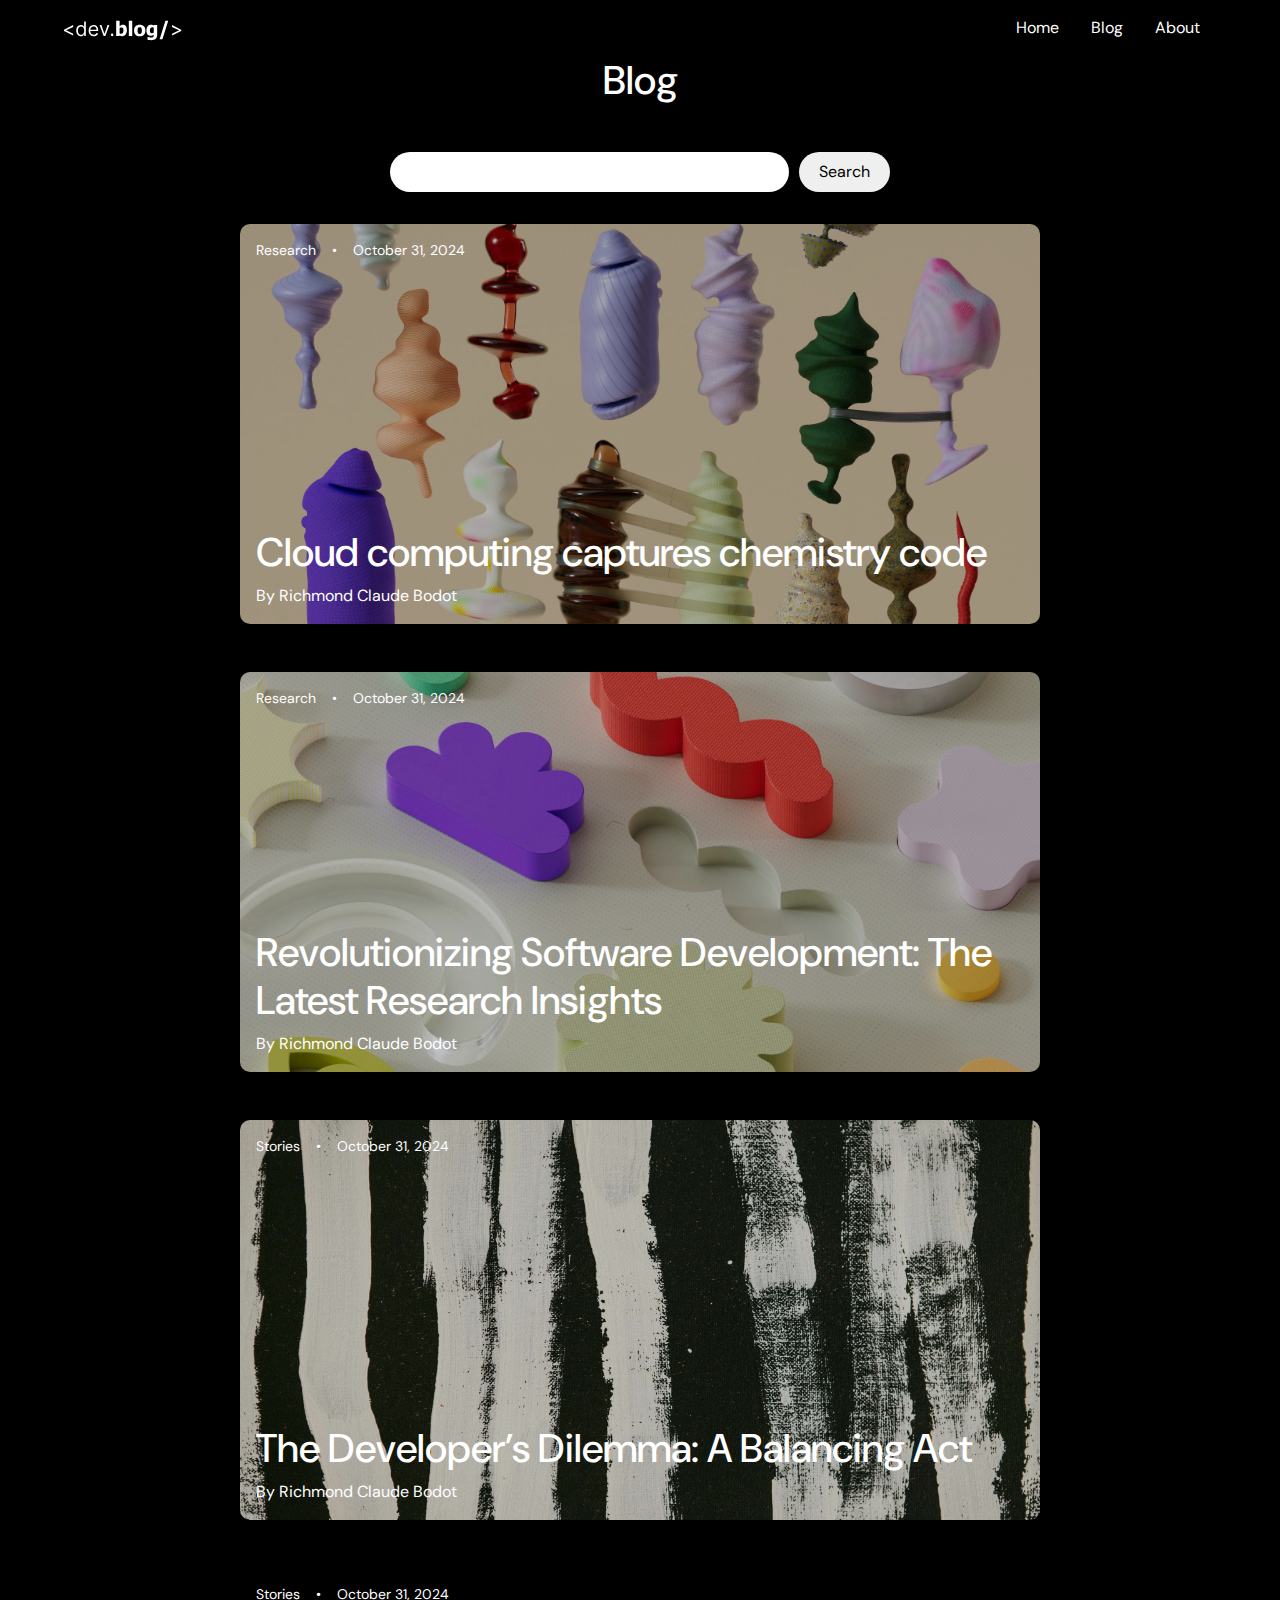
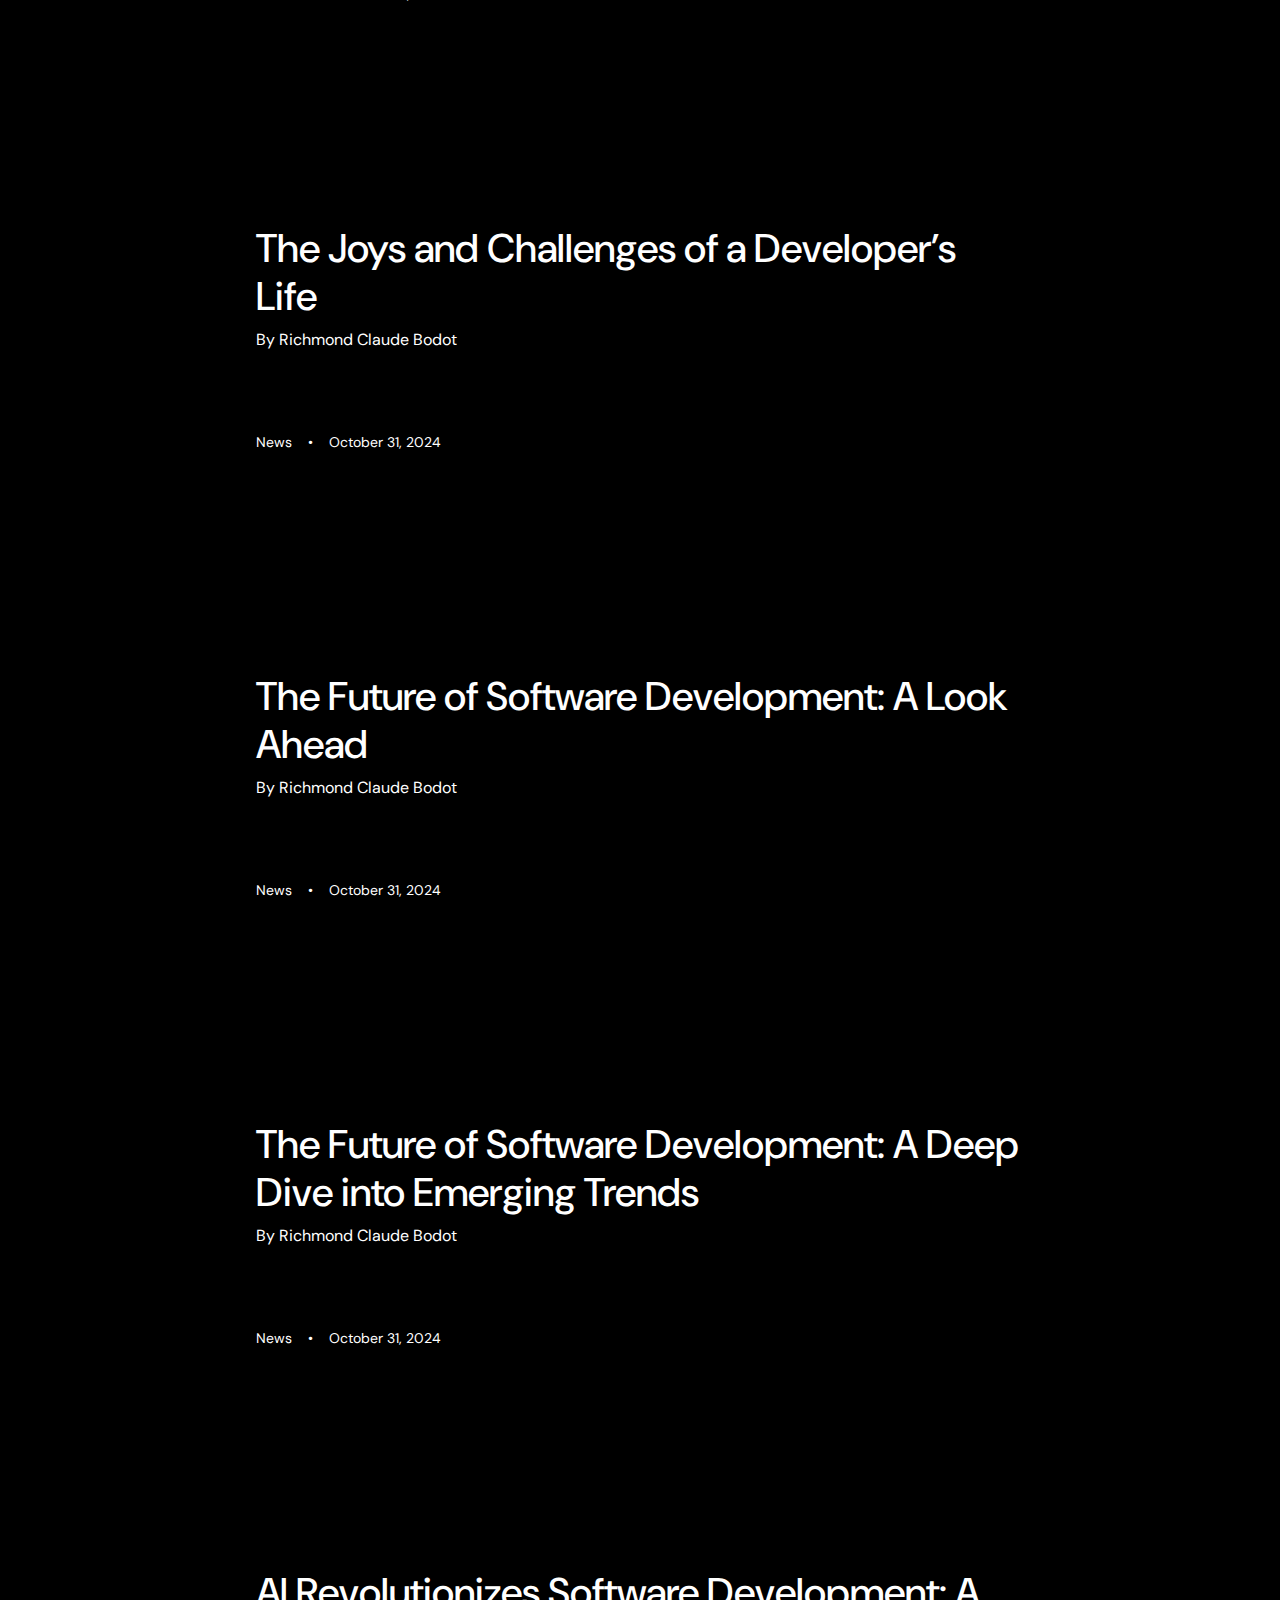
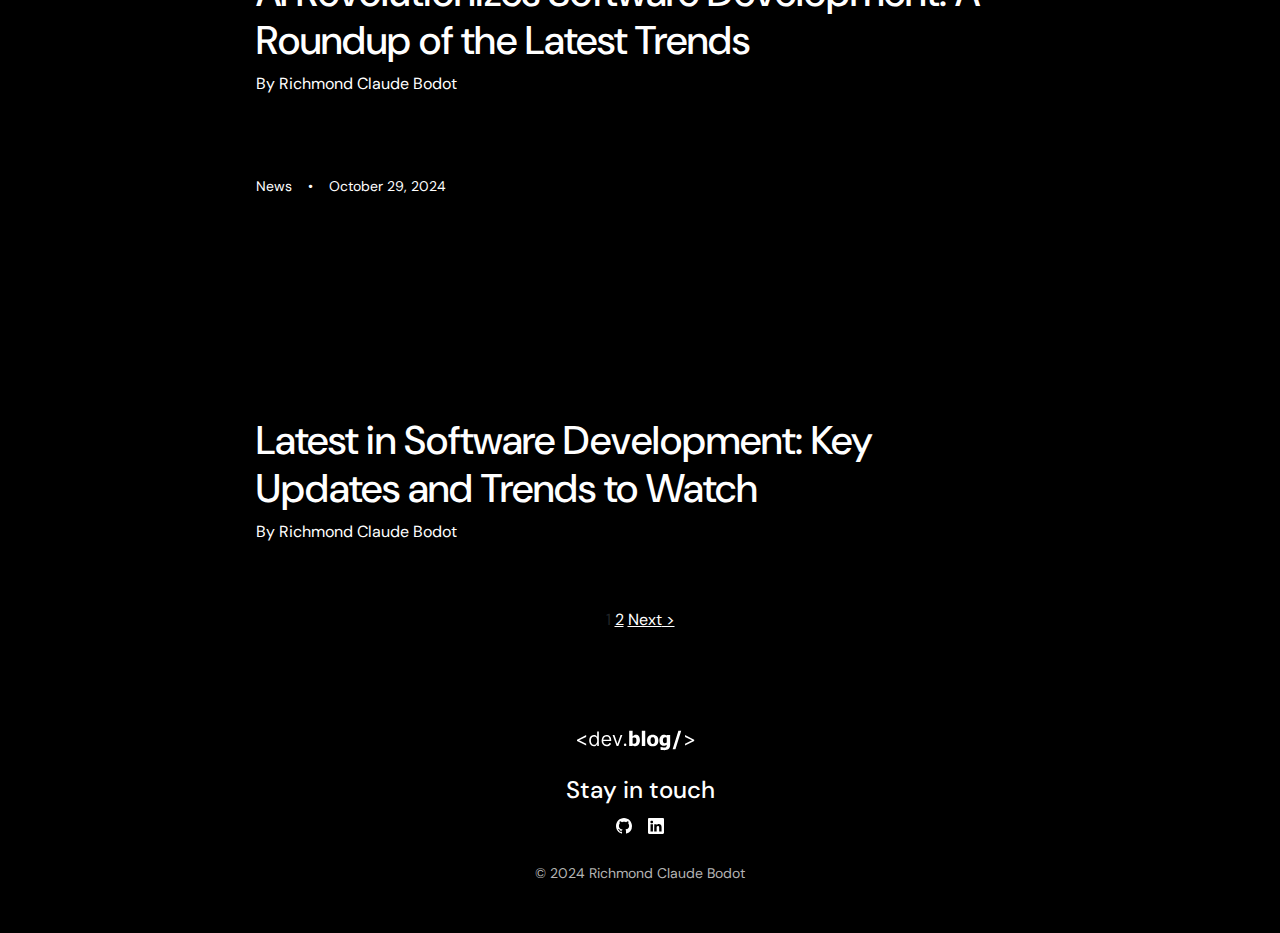
<file: blog/index.html>
<!DOCTYPE html>
<html lang="en">
<head>
    <meta charset="UTF-8">
    <meta name="viewport" content="width=device-width, initial-scale=1.0">
    <title>Blog &#8211; devBlog</title>
<meta name="robots" content="max-image-preview:large">
<link rel="dns-prefetch" href="//cdn.jsdelivr.net">
<link rel="dns-prefetch" href="//i0.wp.com">

<link rel="stylesheet" id="all-css-e515d935cff136f8aa0b6615e4f0e771" href="./../wp-includes/css/dist/block-library/style.min.css?m=1731668490" type="text/css" media="all">
<style id="wp-emoji-styles-inline-css">img.wp-smiley, img.emoji {
		display: inline !important;
		border: none !important;
		box-shadow: none !important;
		height: 1em !important;
		width: 1em !important;
		margin: 0 0.07em !important;
		vertical-align: -0.1em !important;
		background: none !important;
		padding: 0 !important;
	}</style>
<style id="classic-theme-styles-inline-css">/*! This file is auto-generated */
.wp-block-button__link{color:#fff;background-color:#32373c;border-radius:9999px;box-shadow:none;text-decoration:none;padding:calc(.667em + 2px) calc(1.333em + 2px);font-size:1.125em}.wp-block-file__button{background:#32373c;color:#fff;text-decoration:none}</style>
<style id="global-styles-inline-css">:root{--wp--preset--aspect-ratio--square: 1;--wp--preset--aspect-ratio--4-3: 4/3;--wp--preset--aspect-ratio--3-4: 3/4;--wp--preset--aspect-ratio--3-2: 3/2;--wp--preset--aspect-ratio--2-3: 2/3;--wp--preset--aspect-ratio--16-9: 16/9;--wp--preset--aspect-ratio--9-16: 9/16;--wp--preset--color--black: #000000;--wp--preset--color--cyan-bluish-gray: #abb8c3;--wp--preset--color--white: #ffffff;--wp--preset--color--pale-pink: #f78da7;--wp--preset--color--vivid-red: #cf2e2e;--wp--preset--color--luminous-vivid-orange: #ff6900;--wp--preset--color--luminous-vivid-amber: #fcb900;--wp--preset--color--light-green-cyan: #7bdcb5;--wp--preset--color--vivid-green-cyan: #00d084;--wp--preset--color--pale-cyan-blue: #8ed1fc;--wp--preset--color--vivid-cyan-blue: #0693e3;--wp--preset--color--vivid-purple: #9b51e0;--wp--preset--gradient--vivid-cyan-blue-to-vivid-purple: linear-gradient(135deg,rgba(6,147,227,1) 0%,rgb(155,81,224) 100%);--wp--preset--gradient--light-green-cyan-to-vivid-green-cyan: linear-gradient(135deg,rgb(122,220,180) 0%,rgb(0,208,130) 100%);--wp--preset--gradient--luminous-vivid-amber-to-luminous-vivid-orange: linear-gradient(135deg,rgba(252,185,0,1) 0%,rgba(255,105,0,1) 100%);--wp--preset--gradient--luminous-vivid-orange-to-vivid-red: linear-gradient(135deg,rgba(255,105,0,1) 0%,rgb(207,46,46) 100%);--wp--preset--gradient--very-light-gray-to-cyan-bluish-gray: linear-gradient(135deg,rgb(238,238,238) 0%,rgb(169,184,195) 100%);--wp--preset--gradient--cool-to-warm-spectrum: linear-gradient(135deg,rgb(74,234,220) 0%,rgb(151,120,209) 20%,rgb(207,42,186) 40%,rgb(238,44,130) 60%,rgb(251,105,98) 80%,rgb(254,248,76) 100%);--wp--preset--gradient--blush-light-purple: linear-gradient(135deg,rgb(255,206,236) 0%,rgb(152,150,240) 100%);--wp--preset--gradient--blush-bordeaux: linear-gradient(135deg,rgb(254,205,165) 0%,rgb(254,45,45) 50%,rgb(107,0,62) 100%);--wp--preset--gradient--luminous-dusk: linear-gradient(135deg,rgb(255,203,112) 0%,rgb(199,81,192) 50%,rgb(65,88,208) 100%);--wp--preset--gradient--pale-ocean: linear-gradient(135deg,rgb(255,245,203) 0%,rgb(182,227,212) 50%,rgb(51,167,181) 100%);--wp--preset--gradient--electric-grass: linear-gradient(135deg,rgb(202,248,128) 0%,rgb(113,206,126) 100%);--wp--preset--gradient--midnight: linear-gradient(135deg,rgb(2,3,129) 0%,rgb(40,116,252) 100%);--wp--preset--font-size--small: 13px;--wp--preset--font-size--medium: 20px;--wp--preset--font-size--large: 36px;--wp--preset--font-size--x-large: 42px;--wp--preset--spacing--20: 0.44rem;--wp--preset--spacing--30: 0.67rem;--wp--preset--spacing--40: 1rem;--wp--preset--spacing--50: 1.5rem;--wp--preset--spacing--60: 2.25rem;--wp--preset--spacing--70: 3.38rem;--wp--preset--spacing--80: 5.06rem;--wp--preset--shadow--natural: 6px 6px 9px rgba(0, 0, 0, 0.2);--wp--preset--shadow--deep: 12px 12px 50px rgba(0, 0, 0, 0.4);--wp--preset--shadow--sharp: 6px 6px 0px rgba(0, 0, 0, 0.2);--wp--preset--shadow--outlined: 6px 6px 0px -3px rgba(255, 255, 255, 1), 6px 6px rgba(0, 0, 0, 1);--wp--preset--shadow--crisp: 6px 6px 0px rgba(0, 0, 0, 1);}:where(.is-layout-flex){gap: 0.5em;}:where(.is-layout-grid){gap: 0.5em;}body .is-layout-flex{display: flex;}.is-layout-flex{flex-wrap: wrap;align-items: center;}.is-layout-flex > :is(*, div){margin: 0;}body .is-layout-grid{display: grid;}.is-layout-grid > :is(*, div){margin: 0;}:where(.wp-block-columns.is-layout-flex){gap: 2em;}:where(.wp-block-columns.is-layout-grid){gap: 2em;}:where(.wp-block-post-template.is-layout-flex){gap: 1.25em;}:where(.wp-block-post-template.is-layout-grid){gap: 1.25em;}.has-black-color{color: var(--wp--preset--color--black) !important;}.has-cyan-bluish-gray-color{color: var(--wp--preset--color--cyan-bluish-gray) !important;}.has-white-color{color: var(--wp--preset--color--white) !important;}.has-pale-pink-color{color: var(--wp--preset--color--pale-pink) !important;}.has-vivid-red-color{color: var(--wp--preset--color--vivid-red) !important;}.has-luminous-vivid-orange-color{color: var(--wp--preset--color--luminous-vivid-orange) !important;}.has-luminous-vivid-amber-color{color: var(--wp--preset--color--luminous-vivid-amber) !important;}.has-light-green-cyan-color{color: var(--wp--preset--color--light-green-cyan) !important;}.has-vivid-green-cyan-color{color: var(--wp--preset--color--vivid-green-cyan) !important;}.has-pale-cyan-blue-color{color: var(--wp--preset--color--pale-cyan-blue) !important;}.has-vivid-cyan-blue-color{color: var(--wp--preset--color--vivid-cyan-blue) !important;}.has-vivid-purple-color{color: var(--wp--preset--color--vivid-purple) !important;}.has-black-background-color{background-color: var(--wp--preset--color--black) !important;}.has-cyan-bluish-gray-background-color{background-color: var(--wp--preset--color--cyan-bluish-gray) !important;}.has-white-background-color{background-color: var(--wp--preset--color--white) !important;}.has-pale-pink-background-color{background-color: var(--wp--preset--color--pale-pink) !important;}.has-vivid-red-background-color{background-color: var(--wp--preset--color--vivid-red) !important;}.has-luminous-vivid-orange-background-color{background-color: var(--wp--preset--color--luminous-vivid-orange) !important;}.has-luminous-vivid-amber-background-color{background-color: var(--wp--preset--color--luminous-vivid-amber) !important;}.has-light-green-cyan-background-color{background-color: var(--wp--preset--color--light-green-cyan) !important;}.has-vivid-green-cyan-background-color{background-color: var(--wp--preset--color--vivid-green-cyan) !important;}.has-pale-cyan-blue-background-color{background-color: var(--wp--preset--color--pale-cyan-blue) !important;}.has-vivid-cyan-blue-background-color{background-color: var(--wp--preset--color--vivid-cyan-blue) !important;}.has-vivid-purple-background-color{background-color: var(--wp--preset--color--vivid-purple) !important;}.has-black-border-color{border-color: var(--wp--preset--color--black) !important;}.has-cyan-bluish-gray-border-color{border-color: var(--wp--preset--color--cyan-bluish-gray) !important;}.has-white-border-color{border-color: var(--wp--preset--color--white) !important;}.has-pale-pink-border-color{border-color: var(--wp--preset--color--pale-pink) !important;}.has-vivid-red-border-color{border-color: var(--wp--preset--color--vivid-red) !important;}.has-luminous-vivid-orange-border-color{border-color: var(--wp--preset--color--luminous-vivid-orange) !important;}.has-luminous-vivid-amber-border-color{border-color: var(--wp--preset--color--luminous-vivid-amber) !important;}.has-light-green-cyan-border-color{border-color: var(--wp--preset--color--light-green-cyan) !important;}.has-vivid-green-cyan-border-color{border-color: var(--wp--preset--color--vivid-green-cyan) !important;}.has-pale-cyan-blue-border-color{border-color: var(--wp--preset--color--pale-cyan-blue) !important;}.has-vivid-cyan-blue-border-color{border-color: var(--wp--preset--color--vivid-cyan-blue) !important;}.has-vivid-purple-border-color{border-color: var(--wp--preset--color--vivid-purple) !important;}.has-vivid-cyan-blue-to-vivid-purple-gradient-background{background: var(--wp--preset--gradient--vivid-cyan-blue-to-vivid-purple) !important;}.has-light-green-cyan-to-vivid-green-cyan-gradient-background{background: var(--wp--preset--gradient--light-green-cyan-to-vivid-green-cyan) !important;}.has-luminous-vivid-amber-to-luminous-vivid-orange-gradient-background{background: var(--wp--preset--gradient--luminous-vivid-amber-to-luminous-vivid-orange) !important;}.has-luminous-vivid-orange-to-vivid-red-gradient-background{background: var(--wp--preset--gradient--luminous-vivid-orange-to-vivid-red) !important;}.has-very-light-gray-to-cyan-bluish-gray-gradient-background{background: var(--wp--preset--gradient--very-light-gray-to-cyan-bluish-gray) !important;}.has-cool-to-warm-spectrum-gradient-background{background: var(--wp--preset--gradient--cool-to-warm-spectrum) !important;}.has-blush-light-purple-gradient-background{background: var(--wp--preset--gradient--blush-light-purple) !important;}.has-blush-bordeaux-gradient-background{background: var(--wp--preset--gradient--blush-bordeaux) !important;}.has-luminous-dusk-gradient-background{background: var(--wp--preset--gradient--luminous-dusk) !important;}.has-pale-ocean-gradient-background{background: var(--wp--preset--gradient--pale-ocean) !important;}.has-electric-grass-gradient-background{background: var(--wp--preset--gradient--electric-grass) !important;}.has-midnight-gradient-background{background: var(--wp--preset--gradient--midnight) !important;}.has-small-font-size{font-size: var(--wp--preset--font-size--small) !important;}.has-medium-font-size{font-size: var(--wp--preset--font-size--medium) !important;}.has-large-font-size{font-size: var(--wp--preset--font-size--large) !important;}.has-x-large-font-size{font-size: var(--wp--preset--font-size--x-large) !important;}
:where(.wp-block-post-template.is-layout-flex){gap: 1.25em;}:where(.wp-block-post-template.is-layout-grid){gap: 1.25em;}
:where(.wp-block-columns.is-layout-flex){gap: 2em;}:where(.wp-block-columns.is-layout-grid){gap: 2em;}
:root :where(.wp-block-pullquote){font-size: 1.5em;line-height: 1.6;}</style>
<link rel="stylesheet" id="devBlog_bootstrap-css" href="https://cdn.jsdelivr.net/npm/bootstrap@5.3.3/dist/css/bootstrap.min.css?ver=5.3.3" media="all">
<link rel="stylesheet" id="devBlog_splideCSS-css" href="./../wp-content/themes/devBlog%20Theme/./assets/splide-4.1.3/dist/css/splide.min.css?ver=4.1.3" media="all">
<link rel="stylesheet" id="devBlog_cssStyles-css" href="./../wp-content/themes/devBlog%20Theme/style.css?ver=1.0.51" media="all">
<link rel="https://api.w.org/" href="./../wp-json/index.html">
<link rel="EditURI" type="application/rsd+xml" title="RSD" href="./../xmlrpc.php?rsd">
<meta name="generator" content="WordPress 6.7">
<link rel="icon" href="./../wp-content/uploads/2024/11/Site_logo-removebg-preview.png" sizes="32x32">
<link rel="icon" href="./../wp-content/uploads/2024/11/Site_logo-removebg-preview.png" sizes="192x192">
<link rel="apple-touch-icon" href="./../wp-content/uploads/2024/11/Site_logo-removebg-preview.png">
<meta name="msapplication-TileImage" content="./../wp-content/uploads/2024/11/Site_logo-removebg-preview.png">
<style id="wpforms-css-vars-root">:root {
					--wpforms-field-border-radius: 3px;
--wpforms-field-border-style: solid;
--wpforms-field-border-size: 1px;
--wpforms-field-background-color: #ffffff;
--wpforms-field-border-color: rgba( 0, 0, 0, 0.25 );
--wpforms-field-border-color-spare: rgba( 0, 0, 0, 0.25 );
--wpforms-field-text-color: rgba( 0, 0, 0, 0.7 );
--wpforms-field-menu-color: #ffffff;
--wpforms-label-color: rgba( 0, 0, 0, 0.85 );
--wpforms-label-sublabel-color: rgba( 0, 0, 0, 0.55 );
--wpforms-label-error-color: #d63637;
--wpforms-button-border-radius: 3px;
--wpforms-button-border-style: none;
--wpforms-button-border-size: 1px;
--wpforms-button-background-color: #066aab;
--wpforms-button-border-color: #066aab;
--wpforms-button-text-color: #ffffff;
--wpforms-page-break-color: #066aab;
--wpforms-background-image: none;
--wpforms-background-position: center center;
--wpforms-background-repeat: no-repeat;
--wpforms-background-size: cover;
--wpforms-background-width: 100px;
--wpforms-background-height: 100px;
--wpforms-background-color: rgba( 0, 0, 0, 0 );
--wpforms-background-url: none;
--wpforms-container-padding: 0px;
--wpforms-container-border-style: none;
--wpforms-container-border-width: 1px;
--wpforms-container-border-color: #000000;
--wpforms-container-border-radius: 3px;
--wpforms-field-size-input-height: 43px;
--wpforms-field-size-input-spacing: 15px;
--wpforms-field-size-font-size: 16px;
--wpforms-field-size-line-height: 19px;
--wpforms-field-size-padding-h: 14px;
--wpforms-field-size-checkbox-size: 16px;
--wpforms-field-size-sublabel-spacing: 5px;
--wpforms-field-size-icon-size: 1;
--wpforms-label-size-font-size: 16px;
--wpforms-label-size-line-height: 19px;
--wpforms-label-size-sublabel-font-size: 14px;
--wpforms-label-size-sublabel-line-height: 17px;
--wpforms-button-size-font-size: 17px;
--wpforms-button-size-height: 41px;
--wpforms-button-size-padding-h: 15px;
--wpforms-button-size-margin-top: 10px;
--wpforms-container-shadow-size-box-shadow: none;

				}</style>
</head>
<body class="bg-black ms-3 me-3">
    <nav class="navbar navbar-expand-sm navbar-light">
        <div class="container-fluid ps-md-5 pe-md-5 ps-3 pe-3">
            <a class="navbar-brand" href="./../index.html" style="margin:0; object-fit:cover;">


             
                <svg width="118" height="21" viewbox="0 0 118 21" fill="none" xmlns="http://www.w3.org/2000/svg">
                <path d="M0.0170455 10.8864V9.75L9.16477 5.09091V6.90909L2.14773 10.2898L2.20455 10.1761V10.4602L2.14773 10.3466L9.16477 13.7273V15.5455L0.0170455 10.8864ZM16.837 16.2273C15.9279 16.2273 15.1254 15.9976 14.4293 15.5384C13.7333 15.0743 13.1888 14.4209 12.7958 13.5781C12.4028 12.7306 12.2063 11.7292 12.2063 10.5739C12.2063 9.42803 12.4028 8.43371 12.7958 7.59091C13.1888 6.74811 13.7357 6.09706 14.4364 5.63778C15.1372 5.1785 15.9469 4.94886 16.8654 4.94886C17.5756 4.94886 18.1367 5.06723 18.5487 5.30398C18.9653 5.53598 19.2826 5.80114 19.5004 6.09943C19.7229 6.39299 19.8957 6.63447 20.0188 6.82386H20.1609V1.45455H21.837V16H20.2177V14.3239H20.0188C19.8957 14.5227 19.7205 14.7737 19.4933 15.0767C19.266 15.375 18.9416 15.6425 18.5202 15.8793C18.0988 16.1113 17.5378 16.2273 16.837 16.2273ZM17.0643 14.7216C17.7366 14.7216 18.3048 14.5464 18.7688 14.196C19.2328 13.8409 19.5856 13.3509 19.8271 12.7259C20.0685 12.0961 20.1893 11.3693 20.1893 10.5455C20.1893 9.73106 20.0709 9.01847 19.8342 8.40767C19.5974 7.79214 19.247 7.31392 18.783 6.97301C18.319 6.62737 17.7461 6.45455 17.0643 6.45455C16.354 6.45455 15.7622 6.63684 15.2887 7.00142C14.82 7.36127 14.4672 7.85133 14.2305 8.47159C13.9985 9.08712 13.8825 9.77841 13.8825 10.5455C13.8825 11.322 14.0008 12.0275 14.2376 12.6619C14.479 13.2917 14.8342 13.7936 15.3029 14.1676C15.7764 14.5369 16.3635 14.7216 17.0643 14.7216ZM29.7134 16.2273C28.6623 16.2273 27.7556 15.9953 26.9933 15.5312C26.2357 15.0625 25.6509 14.4091 25.239 13.571C24.8318 12.7282 24.6282 11.7481 24.6282 10.6307C24.6282 9.51326 24.8318 8.52841 25.239 7.67614C25.6509 6.81913 26.2238 6.15152 26.9577 5.6733C27.6964 5.19034 28.5581 4.94886 29.543 4.94886C30.1112 4.94886 30.6722 5.04356 31.2262 5.23295C31.7802 5.42235 32.2844 5.73011 32.739 6.15625C33.1935 6.57765 33.5558 7.13636 33.8256 7.83239C34.0955 8.52841 34.2305 9.38542 34.2305 10.4034V11.1136H25.8214V9.66477H32.5259C32.5259 9.04924 32.4028 8.5 32.1566 8.01705C31.9151 7.53409 31.5695 7.15294 31.1197 6.87358C30.6746 6.59422 30.149 6.45455 29.543 6.45455C28.8754 6.45455 28.2977 6.62026 27.81 6.9517C27.3271 7.27841 26.9554 7.70455 26.695 8.23011C26.4345 8.75568 26.3043 9.31913 26.3043 9.92045V10.8864C26.3043 11.7102 26.4464 12.4086 26.7305 12.9815C27.0193 13.5497 27.4194 13.983 27.9308 14.2812C28.4421 14.5748 29.0363 14.7216 29.7134 14.7216C30.1538 14.7216 30.5515 14.66 30.9066 14.5369C31.2665 14.4091 31.5766 14.2197 31.837 13.9688C32.0974 13.7131 32.2987 13.3958 32.4407 13.017L34.06 13.4716C33.8896 14.0208 33.6031 14.5038 33.2006 14.9205C32.7982 15.3324 32.301 15.6544 31.7092 15.8864C31.1173 16.1136 30.4521 16.2273 29.7134 16.2273ZM45.3686 5.09091L41.3345 16H39.63L35.5959 5.09091H37.4141L40.4254 13.7841H40.5391L43.5504 5.09091H45.3686ZM48.119 16.1136C47.7686 16.1136 47.4679 15.9882 47.217 15.7372C46.966 15.4863 46.8406 15.1856 46.8406 14.8352C46.8406 14.4848 46.966 14.1842 47.217 13.9332C47.4679 13.6823 47.7686 13.5568 48.119 13.5568C48.4693 13.5568 48.77 13.6823 49.021 13.9332C49.2719 14.1842 49.3974 14.4848 49.3974 14.8352C49.3974 15.0672 49.3382 15.2803 49.2198 15.4744C49.1062 15.6686 48.9523 15.8248 48.7582 15.9432C48.5688 16.0568 48.3557 16.1136 48.119 16.1136ZM59.4355 10.4336C59.4355 9.33984 59.2695 8.55859 58.9375 8.08984C58.6055 7.62109 58.0944 7.38672 57.4043 7.38672C57.0983 7.38672 56.7923 7.43555 56.4863 7.5332C56.1868 7.63086 55.8906 7.77734 55.5977 7.97266V13.4805C55.8255 13.5716 56.0534 13.6335 56.2812 13.666C56.5156 13.6986 56.7467 13.7148 56.9746 13.7148C57.8014 13.7148 58.4167 13.4414 58.8203 12.8945C59.2305 12.3477 59.4355 11.5273 59.4355 10.4336ZM62.9316 10.3652C62.9316 12.11 62.4889 13.5228 61.6035 14.6035C60.7181 15.6777 59.6211 16.2148 58.3125 16.2148C57.7656 16.2148 57.2904 16.153 56.8867 16.0293C56.4831 15.9056 56.0534 15.7135 55.5977 15.4531L55.4512 16H52.1797V0.804688H55.5977V6.17578C56.099 5.74609 56.61 5.39779 57.1309 5.13086C57.6517 4.86393 58.2539 4.73047 58.9375 4.73047C60.2135 4.73047 61.1966 5.22852 61.8867 6.22461C62.5833 7.2207 62.9316 8.60091 62.9316 10.3652ZM68.2344 16H64.8164V0.804688H68.2344V16ZM81.3789 10.5215C81.3789 12.3249 80.8841 13.7474 79.8945 14.7891C78.9115 15.8242 77.5182 16.3418 75.7148 16.3418C73.9245 16.3418 72.5312 15.8242 71.5352 14.7891C70.5456 13.7474 70.0508 12.3249 70.0508 10.5215C70.0508 8.69857 70.5456 7.27279 71.5352 6.24414C72.5312 5.20898 73.9245 4.69141 75.7148 4.69141C77.5117 4.69141 78.9049 5.21224 79.8945 6.25391C80.8841 7.28906 81.3789 8.71159 81.3789 10.5215ZM77.873 10.541C77.873 9.88997 77.8177 9.34961 77.707 8.91992C77.6029 8.48372 77.4564 8.13542 77.2676 7.875C77.0658 7.60156 76.8379 7.41276 76.584 7.30859C76.3301 7.19792 76.0404 7.14258 75.7148 7.14258C75.4089 7.14258 75.1322 7.19141 74.8848 7.28906C74.6374 7.38021 74.4095 7.55924 74.2012 7.82617C74.0059 8.08008 73.8496 8.42839 73.7324 8.87109C73.6152 9.3138 73.5566 9.87044 73.5566 10.541C73.5566 11.2116 73.612 11.7552 73.7227 12.1719C73.8333 12.582 73.9766 12.9108 74.1523 13.1582C74.3346 13.4121 74.5625 13.5977 74.8359 13.7148C75.1094 13.832 75.4121 13.8906 75.7441 13.8906C76.0176 13.8906 76.2943 13.832 76.5742 13.7148C76.8607 13.5977 77.0885 13.4219 77.2578 13.1875C77.4596 12.9076 77.6126 12.5723 77.7168 12.1816C77.821 11.7845 77.873 11.2376 77.873 10.541ZM89.748 12.543V7.57227C89.5788 7.49414 89.3704 7.42904 89.123 7.37695C88.8757 7.32487 88.6283 7.29883 88.3809 7.29883C87.5605 7.29883 86.9421 7.56576 86.5254 8.09961C86.1152 8.62695 85.9102 9.36589 85.9102 10.3164C85.9102 10.7917 85.9395 11.1953 85.998 11.5273C86.0632 11.8529 86.1803 12.1426 86.3496 12.3965C86.5124 12.6439 86.724 12.8327 86.9844 12.9629C87.2513 13.0866 87.5898 13.1484 88 13.1484C88.306 13.1484 88.6055 13.0964 88.8984 12.9922C89.1979 12.888 89.4811 12.7383 89.748 12.543ZM93.166 14.7402C93.166 15.7559 93.0195 16.6185 92.7266 17.3281C92.4336 18.0378 92.0332 18.5911 91.5254 18.9883C91.0176 19.3919 90.4089 19.6816 89.6992 19.8574C88.9896 20.0397 88.2018 20.1309 87.3359 20.1309C86.6068 20.1309 85.9134 20.082 85.2559 19.9844C84.6048 19.8932 84.0384 19.7858 83.5566 19.6621V16.918H83.957C84.1263 16.9831 84.3249 17.0547 84.5527 17.1328C84.7871 17.2109 85.0215 17.2826 85.2559 17.3477C85.5358 17.4193 85.8092 17.4779 86.0762 17.5234C86.3431 17.569 86.6165 17.5918 86.8965 17.5918C87.4759 17.5918 87.9577 17.5299 88.3418 17.4062C88.7324 17.2891 89.0254 17.1198 89.2207 16.8984C89.416 16.6706 89.5527 16.4004 89.6309 16.0879C89.709 15.7819 89.748 15.3945 89.748 14.9258V14.7207C89.3639 15.0592 88.918 15.3327 88.4102 15.541C87.9089 15.7428 87.3913 15.8438 86.8574 15.8438C85.4382 15.8438 84.3411 15.3815 83.5664 14.457C82.7982 13.5326 82.4141 12.1263 82.4141 10.2383C82.4141 9.37891 82.5312 8.60742 82.7656 7.92383C83.0065 7.24023 83.3385 6.65755 83.7617 6.17578C84.1654 5.71354 84.6536 5.35872 85.2266 5.11133C85.7995 4.85742 86.3952 4.73047 87.0137 4.73047C87.5736 4.73047 88.0749 4.80208 88.5176 4.94531C88.9603 5.08854 89.3639 5.2806 89.7285 5.52148L89.8555 5.0332H93.166V14.7402ZM104.23 0.804688L98.4395 19.1641H95.6367L101.398 0.804688H104.23ZM117.192 10.8864L108.044 15.5455V13.7273L115.061 10.3466L115.005 10.4602V10.1761L115.061 10.2898L108.044 6.90909V5.09091L117.192 9.75V10.8864Z" fill="white"></path>
                </svg>
            

            </a>
            <button class="navbar-toggler border-0 shadow-none p-0" type="button" data-bs-toggle="collapse" data-bs-target="#navbarID" aria-controls="navbarID" aria-expanded="false" aria-label="Toggle navigation">
                <svg xmlns="http://www.w3.org/2000/svg" width="30" height="30" fill="currentColor" class="bi bi-list" viewbox="0 0 16 16">
                    <path fill-rule="evenodd" d="M2.5 12a.5.5 0 0 1 .5-.5h10a.5.5 0 0 1 0 1H3a.5.5 0 0 1-.5-.5m0-4a.5.5 0 0 1 .5-.5h10a.5.5 0 0 1 0 1H3a.5.5 0 0 1-.5-.5m0-4a.5.5 0 0 1 .5-.5h10a.5.5 0 0 1 0 1H3a.5.5 0 0 1-.5-.5" fill="white"></path>
                </svg>
            </button>
            <div class="collapse navbar-collapse justify-content-end" id="navbarID">
                <div class="navbar-nav">
                <div class="menu-navigations-container"><ul id="menu-navigations" class="navbar-nav me-auto mb-2 mb-lg-0">
<li id="menu-item-77" class="menu-item menu-item-type-post_type menu-item-object-page menu-item-home menu-item-77 nav-item"><a href="./../index.html" class="nav-link active ps-3 pe-3 text-white">Home</a></li>
<li id="menu-item-76" class="menu-item menu-item-type-post_type menu-item-object-page current-menu-item page_item page-item-71 current_page_item current_page_parent menu-item-76 nav-item"><a href="./index.html" aria-current="page" class="nav-link active ps-3 pe-3 text-white">Blog</a></li>
<li id="menu-item-43" class="menu-item menu-item-type-post_type menu-item-object-page menu-item-43 nav-item"><a href="./../about/index.html" class="nav-link active ps-3 pe-3 text-white">About</a></li>
</ul></div>                </div>
            </div>
        </div>
    </nav><h1 class="text-center text-white mb-5">Blog</h1>
<form role="search" method="get" id="searchform" class="searchform" action=".//">
				<div>
					<label class="screen-reader-text" for="s">Search for:</label>
					<input type="text" value="" name="s" id="s">
					<input type="submit" id="searchsubmit" value="Search">
				</div>
			</form>
<article class="post-archive-article text-white m-auto mb-5">
<a class="d-flex flex-column justify-content-between h-100" href="./../2024/10/31/cloud-computing-captures-chemistry-code/index.html">
<img width="150" height="150" src="./../wp-content/uploads/2024/10/pexels-googledeepmind-17485871-scaled.jpg" class="post-archive-thumbnail img-fluid rounded wp-post-image" alt="" decoding="async" srcset="./../wp-content/uploads/2024/10/pexels-googledeepmind-17485871-scaled.jpg 150w, ./../wp-content/uploads/2024/10/pexels-googledeepmind-17485871-scaled.jpg 300w, ./../wp-content/uploads/2024/10/pexels-googledeepmind-17485871-scaled.jpg 450w" sizes="(max-width: 150px) 100vw, 150px"><div class="d-flex mt-3 me-3 ms-3" style="font-size: 14px">
    <p class="">Research</p>
    <p class="ms-3 me-3">•</p>
    <p class="">October 31, 2024</p>
</div>
<div class="post-archive-info me-3 ms-3">
    <h1 class="mt-3 m3-4">Cloud computing captures chemistry code</h1>

    <p class="">By Richmond Claude Bodot</p>
</div>
</a>
</article>

<style>.post-archive-article {
    height: 400px;
    max-width: 800px;
    overflow: hidden;
    position: relative;
    border-radius: 10px;
}

.post-archive-article a {
    text-decoration: none;
    color: white;
}

.post-archive-article a:hover img {
    transform: scale(1.1);
}

.post-archive-thumbnail {
    position: absolute;
    width: 100%;
    height: 100%;
    z-index: -1;
    object-fit: cover;
    filter: brightness(0.8);
    transition: transform 800ms;
}</style>
<article class="post-archive-article text-white m-auto mb-5">
<a class="d-flex flex-column justify-content-between h-100" href="./../2024/10/31/revolutionizing-software-development-the-latest-research-insights/index.html">
<img width="150" height="150" src="./../wp-content/uploads/2024/10/pexels-googledeepmind-17485819-scaled.jpg" class="post-archive-thumbnail img-fluid rounded wp-post-image" alt="" decoding="async" srcset="./../wp-content/uploads/2024/10/pexels-googledeepmind-17485819-scaled.jpg 150w, ./../wp-content/uploads/2024/10/pexels-googledeepmind-17485819-scaled.jpg 300w, ./../wp-content/uploads/2024/10/pexels-googledeepmind-17485819-scaled.jpg 450w" sizes="(max-width: 150px) 100vw, 150px"><div class="d-flex mt-3 me-3 ms-3" style="font-size: 14px">
    <p class="">Research</p>
    <p class="ms-3 me-3">•</p>
    <p class="">October 31, 2024</p>
</div>
<div class="post-archive-info me-3 ms-3">
    <h1 class="mt-3 m3-4">Revolutionizing Software Development: The Latest Research Insights</h1>

    <p class="">By Richmond Claude Bodot</p>
</div>
</a>
</article>

<style>.post-archive-article {
    height: 400px;
    max-width: 800px;
    overflow: hidden;
    position: relative;
    border-radius: 10px;
}

.post-archive-article a {
    text-decoration: none;
    color: white;
}

.post-archive-article a:hover img {
    transform: scale(1.1);
}

.post-archive-thumbnail {
    position: absolute;
    width: 100%;
    height: 100%;
    z-index: -1;
    object-fit: cover;
    filter: brightness(0.8);
    transition: transform 800ms;
}</style>
<article class="post-archive-article text-white m-auto mb-5">
<a class="d-flex flex-column justify-content-between h-100" href="./../2024/10/31/the-developers-dilemma-a-balancing-act/index.html">
<img width="150" height="150" src="./../wp-content/uploads/2024/10/pexels-huebert-world-1683405-3213977-scaled.jpg" class="post-archive-thumbnail img-fluid rounded wp-post-image" alt="" decoding="async" srcset="./../wp-content/uploads/2024/10/pexels-huebert-world-1683405-3213977-scaled.jpg 150w, ./../wp-content/uploads/2024/10/pexels-huebert-world-1683405-3213977-scaled.jpg 300w, ./../wp-content/uploads/2024/10/pexels-huebert-world-1683405-3213977-scaled.jpg 450w" sizes="(max-width: 150px) 100vw, 150px"><div class="d-flex mt-3 me-3 ms-3" style="font-size: 14px">
    <p class="">Stories</p>
    <p class="ms-3 me-3">•</p>
    <p class="">October 31, 2024</p>
</div>
<div class="post-archive-info me-3 ms-3">
    <h1 class="mt-3 m3-4">The Developer&#8217;s Dilemma: A Balancing Act</h1>

    <p class="">By Richmond Claude Bodot</p>
</div>
</a>
</article>

<style>.post-archive-article {
    height: 400px;
    max-width: 800px;
    overflow: hidden;
    position: relative;
    border-radius: 10px;
}

.post-archive-article a {
    text-decoration: none;
    color: white;
}

.post-archive-article a:hover img {
    transform: scale(1.1);
}

.post-archive-thumbnail {
    position: absolute;
    width: 100%;
    height: 100%;
    z-index: -1;
    object-fit: cover;
    filter: brightness(0.8);
    transition: transform 800ms;
}</style>
<article class="post-archive-article text-white m-auto mb-5">
<a class="d-flex flex-column justify-content-between h-100" href="./../2024/10/31/the-joys-and-challenges-of-a-developers-life/index.html">
<img width="150" height="150" src="./../wp-content/uploads/2024/10/pexels-steve-1269968-scaled.jpg" class="post-archive-thumbnail img-fluid rounded wp-post-image" alt="" decoding="async" loading="lazy" srcset="./../wp-content/uploads/2024/10/pexels-steve-1269968-scaled.jpg 150w, ./../wp-content/uploads/2024/10/pexels-steve-1269968-scaled.jpg 300w, ./../wp-content/uploads/2024/10/pexels-steve-1269968-scaled.jpg 450w" sizes="auto, (max-width: 150px) 100vw, 150px"><div class="d-flex mt-3 me-3 ms-3" style="font-size: 14px">
    <p class="">Stories</p>
    <p class="ms-3 me-3">•</p>
    <p class="">October 31, 2024</p>
</div>
<div class="post-archive-info me-3 ms-3">
    <h1 class="mt-3 m3-4">The Joys and Challenges of a Developer&#8217;s Life</h1>

    <p class="">By Richmond Claude Bodot</p>
</div>
</a>
</article>

<style>.post-archive-article {
    height: 400px;
    max-width: 800px;
    overflow: hidden;
    position: relative;
    border-radius: 10px;
}

.post-archive-article a {
    text-decoration: none;
    color: white;
}

.post-archive-article a:hover img {
    transform: scale(1.1);
}

.post-archive-thumbnail {
    position: absolute;
    width: 100%;
    height: 100%;
    z-index: -1;
    object-fit: cover;
    filter: brightness(0.8);
    transition: transform 800ms;
}</style>
<article class="post-archive-article text-white m-auto mb-5">
<a class="d-flex flex-column justify-content-between h-100" href="./../2024/10/31/the-future-of-software-development-a-look-ahead/index.html">
<img width="150" height="150" src="./../wp-content/uploads/2024/10/pexels-zaksheuskaya-709412-1561020.jpg" class="post-archive-thumbnail img-fluid rounded wp-post-image" alt="" decoding="async" loading="lazy" srcset="./../wp-content/uploads/2024/10/pexels-zaksheuskaya-709412-1561020.jpg 2000w, ./../wp-content/uploads/2024/10/pexels-zaksheuskaya-709412-1561020.jpg 300w, ./../wp-content/uploads/2024/10/pexels-zaksheuskaya-709412-1561020.jpg 1024w, ./../wp-content/uploads/2024/10/pexels-zaksheuskaya-709412-1561020.jpg 150w, ./../wp-content/uploads/2024/10/pexels-zaksheuskaya-709412-1561020.jpg 768w, ./../wp-content/uploads/2024/10/pexels-zaksheuskaya-709412-1561020.jpg 1536w" sizes="auto, (max-width: 150px) 100vw, 150px"><div class="d-flex mt-3 me-3 ms-3" style="font-size: 14px">
    <p class="">News</p>
    <p class="ms-3 me-3">•</p>
    <p class="">October 31, 2024</p>
</div>
<div class="post-archive-info me-3 ms-3">
    <h1 class="mt-3 m3-4">The Future of Software Development: A Look Ahead</h1>

    <p class="">By Richmond Claude Bodot</p>
</div>
</a>
</article>

<style>.post-archive-article {
    height: 400px;
    max-width: 800px;
    overflow: hidden;
    position: relative;
    border-radius: 10px;
}

.post-archive-article a {
    text-decoration: none;
    color: white;
}

.post-archive-article a:hover img {
    transform: scale(1.1);
}

.post-archive-thumbnail {
    position: absolute;
    width: 100%;
    height: 100%;
    z-index: -1;
    object-fit: cover;
    filter: brightness(0.8);
    transition: transform 800ms;
}</style>
<article class="post-archive-article text-white m-auto mb-5">
<a class="d-flex flex-column justify-content-between h-100" href="./../2024/10/31/the-future-of-software-development-a-deep-dive-into-emerging-trends/index.html">
<img width="150" height="150" src="./../wp-content/uploads/2024/10/pexels-zamiir-3308588-scaled.jpg" class="post-archive-thumbnail img-fluid rounded wp-post-image" alt="" decoding="async" loading="lazy" srcset="./../wp-content/uploads/2024/10/pexels-zamiir-3308588-scaled.jpg 150w, ./../wp-content/uploads/2024/10/pexels-zamiir-3308588-scaled.jpg 300w, ./../wp-content/uploads/2024/10/pexels-zamiir-3308588-scaled.jpg 450w" sizes="auto, (max-width: 150px) 100vw, 150px"><div class="d-flex mt-3 me-3 ms-3" style="font-size: 14px">
    <p class="">News</p>
    <p class="ms-3 me-3">•</p>
    <p class="">October 31, 2024</p>
</div>
<div class="post-archive-info me-3 ms-3">
    <h1 class="mt-3 m3-4">The Future of Software Development: A Deep Dive into Emerging Trends</h1>

    <p class="">By Richmond Claude Bodot</p>
</div>
</a>
</article>

<style>.post-archive-article {
    height: 400px;
    max-width: 800px;
    overflow: hidden;
    position: relative;
    border-radius: 10px;
}

.post-archive-article a {
    text-decoration: none;
    color: white;
}

.post-archive-article a:hover img {
    transform: scale(1.1);
}

.post-archive-thumbnail {
    position: absolute;
    width: 100%;
    height: 100%;
    z-index: -1;
    object-fit: cover;
    filter: brightness(0.8);
    transition: transform 800ms;
}</style>
<article class="post-archive-article text-white m-auto mb-5">
<a class="d-flex flex-column justify-content-between h-100" href="./../2024/10/31/ai-revolutionizes-software-development-a-roundup-of-the-latest-trends/index.html">
<img width="150" height="150" src="./../wp-content/uploads/2024/10/pexels-didsss-3530054-scaled.jpg" class="post-archive-thumbnail img-fluid rounded wp-post-image" alt="" decoding="async" loading="lazy" srcset="./../wp-content/uploads/2024/10/pexels-didsss-3530054-scaled.jpg 150w, ./../wp-content/uploads/2024/10/pexels-didsss-3530054-scaled.jpg 300w, ./../wp-content/uploads/2024/10/pexels-didsss-3530054-scaled.jpg 450w" sizes="auto, (max-width: 150px) 100vw, 150px"><div class="d-flex mt-3 me-3 ms-3" style="font-size: 14px">
    <p class="">News</p>
    <p class="ms-3 me-3">•</p>
    <p class="">October 31, 2024</p>
</div>
<div class="post-archive-info me-3 ms-3">
    <h1 class="mt-3 m3-4">AI Revolutionizes Software Development: A Roundup of the Latest Trends</h1>

    <p class="">By Richmond Claude Bodot</p>
</div>
</a>
</article>

<style>.post-archive-article {
    height: 400px;
    max-width: 800px;
    overflow: hidden;
    position: relative;
    border-radius: 10px;
}

.post-archive-article a {
    text-decoration: none;
    color: white;
}

.post-archive-article a:hover img {
    transform: scale(1.1);
}

.post-archive-thumbnail {
    position: absolute;
    width: 100%;
    height: 100%;
    z-index: -1;
    object-fit: cover;
    filter: brightness(0.8);
    transition: transform 800ms;
}</style>
<article class="post-archive-article text-white m-auto mb-5">
<a class="d-flex flex-column justify-content-between h-100" href="./../2024/10/29/latest-in-software-development-key-updates-and-trends-to-watch/index.html">
<img width="150" height="150" src="./../wp-content/uploads/2024/10/joel-filipe-QwoNAhbmLLo-unsplash.jpg" class="post-archive-thumbnail img-fluid rounded wp-post-image" alt="" decoding="async" loading="lazy"><div class="d-flex mt-3 me-3 ms-3" style="font-size: 14px">
    <p class="">News</p>
    <p class="ms-3 me-3">•</p>
    <p class="">October 29, 2024</p>
</div>
<div class="post-archive-info me-3 ms-3">
    <h1 class="mt-3 m3-4">Latest in Software Development: Key Updates and Trends to Watch</h1>

    <p class="">By Richmond Claude Bodot</p>
</div>
</a>
</article>

<style>.post-archive-article {
    height: 400px;
    max-width: 800px;
    overflow: hidden;
    position: relative;
    border-radius: 10px;
}

.post-archive-article a {
    text-decoration: none;
    color: white;
}

.post-archive-article a:hover img {
    transform: scale(1.1);
}

.post-archive-thumbnail {
    position: absolute;
    width: 100%;
    height: 100%;
    z-index: -1;
    object-fit: cover;
    filter: brightness(0.8);
    transition: transform 800ms;
}</style>
	<nav class="navigation pagination" aria-label="Posts pagination">
		<h2 class="screen-reader-text">Posts pagination</h2>
		<div class="nav-links">
<span aria-current="page" class="page-numbers current">1</span>
<a class="page-numbers" href="./page/2/index.html">2</a>
<a class="next page-numbers" href="./page/2/index.html">Next</a>
</div>
	</nav><style></style>
<footer class="footer-16371 text-white mt-5 pb-5 pt-5 m-auto">
      <div class="container" bis_skin_checked="1">
        <div class="row justify-content-center" bis_skin_checked="1">
          <div class="col-md-9 text-center" bis_skin_checked="1">
            <div class="footer-site-logo mb-4" bis_skin_checked="1">
                  <a href="./../index.html" class="mb-3 me-2 mb-md-0 text-body-secondary text-decoration-none lh-1">
               
                  <svg width="118" height="21" viewbox="0 0 118 21" fill="none" xmlns="http://www.w3.org/2000/svg">
                    <path d="M0.0170455 10.8864V9.75L9.16477 5.09091V6.90909L2.14773 10.2898L2.20455 10.1761V10.4602L2.14773 10.3466L9.16477 13.7273V15.5455L0.0170455 10.8864ZM16.837 16.2273C15.9279 16.2273 15.1254 15.9976 14.4293 15.5384C13.7333 15.0743 13.1888 14.4209 12.7958 13.5781C12.4028 12.7306 12.2063 11.7292 12.2063 10.5739C12.2063 9.42803 12.4028 8.43371 12.7958 7.59091C13.1888 6.74811 13.7357 6.09706 14.4364 5.63778C15.1372 5.1785 15.9469 4.94886 16.8654 4.94886C17.5756 4.94886 18.1367 5.06723 18.5487 5.30398C18.9653 5.53598 19.2826 5.80114 19.5004 6.09943C19.7229 6.39299 19.8957 6.63447 20.0188 6.82386H20.1609V1.45455H21.837V16H20.2177V14.3239H20.0188C19.8957 14.5227 19.7205 14.7737 19.4933 15.0767C19.266 15.375 18.9416 15.6425 18.5202 15.8793C18.0988 16.1113 17.5378 16.2273 16.837 16.2273ZM17.0643 14.7216C17.7366 14.7216 18.3048 14.5464 18.7688 14.196C19.2328 13.8409 19.5856 13.3509 19.8271 12.7259C20.0685 12.0961 20.1893 11.3693 20.1893 10.5455C20.1893 9.73106 20.0709 9.01847 19.8342 8.40767C19.5974 7.79214 19.247 7.31392 18.783 6.97301C18.319 6.62737 17.7461 6.45455 17.0643 6.45455C16.354 6.45455 15.7622 6.63684 15.2887 7.00142C14.82 7.36127 14.4672 7.85133 14.2305 8.47159C13.9985 9.08712 13.8825 9.77841 13.8825 10.5455C13.8825 11.322 14.0008 12.0275 14.2376 12.6619C14.479 13.2917 14.8342 13.7936 15.3029 14.1676C15.7764 14.5369 16.3635 14.7216 17.0643 14.7216ZM29.7134 16.2273C28.6623 16.2273 27.7556 15.9953 26.9933 15.5312C26.2357 15.0625 25.6509 14.4091 25.239 13.571C24.8318 12.7282 24.6282 11.7481 24.6282 10.6307C24.6282 9.51326 24.8318 8.52841 25.239 7.67614C25.6509 6.81913 26.2238 6.15152 26.9577 5.6733C27.6964 5.19034 28.5581 4.94886 29.543 4.94886C30.1112 4.94886 30.6722 5.04356 31.2262 5.23295C31.7802 5.42235 32.2844 5.73011 32.739 6.15625C33.1935 6.57765 33.5558 7.13636 33.8256 7.83239C34.0955 8.52841 34.2305 9.38542 34.2305 10.4034V11.1136H25.8214V9.66477H32.5259C32.5259 9.04924 32.4028 8.5 32.1566 8.01705C31.9151 7.53409 31.5695 7.15294 31.1197 6.87358C30.6746 6.59422 30.149 6.45455 29.543 6.45455C28.8754 6.45455 28.2977 6.62026 27.81 6.9517C27.3271 7.27841 26.9554 7.70455 26.695 8.23011C26.4345 8.75568 26.3043 9.31913 26.3043 9.92045V10.8864C26.3043 11.7102 26.4464 12.4086 26.7305 12.9815C27.0193 13.5497 27.4194 13.983 27.9308 14.2812C28.4421 14.5748 29.0363 14.7216 29.7134 14.7216C30.1538 14.7216 30.5515 14.66 30.9066 14.5369C31.2665 14.4091 31.5766 14.2197 31.837 13.9688C32.0974 13.7131 32.2987 13.3958 32.4407 13.017L34.06 13.4716C33.8896 14.0208 33.6031 14.5038 33.2006 14.9205C32.7982 15.3324 32.301 15.6544 31.7092 15.8864C31.1173 16.1136 30.4521 16.2273 29.7134 16.2273ZM45.3686 5.09091L41.3345 16H39.63L35.5959 5.09091H37.4141L40.4254 13.7841H40.5391L43.5504 5.09091H45.3686ZM48.119 16.1136C47.7686 16.1136 47.4679 15.9882 47.217 15.7372C46.966 15.4863 46.8406 15.1856 46.8406 14.8352C46.8406 14.4848 46.966 14.1842 47.217 13.9332C47.4679 13.6823 47.7686 13.5568 48.119 13.5568C48.4693 13.5568 48.77 13.6823 49.021 13.9332C49.2719 14.1842 49.3974 14.4848 49.3974 14.8352C49.3974 15.0672 49.3382 15.2803 49.2198 15.4744C49.1062 15.6686 48.9523 15.8248 48.7582 15.9432C48.5688 16.0568 48.3557 16.1136 48.119 16.1136ZM59.4355 10.4336C59.4355 9.33984 59.2695 8.55859 58.9375 8.08984C58.6055 7.62109 58.0944 7.38672 57.4043 7.38672C57.0983 7.38672 56.7923 7.43555 56.4863 7.5332C56.1868 7.63086 55.8906 7.77734 55.5977 7.97266V13.4805C55.8255 13.5716 56.0534 13.6335 56.2812 13.666C56.5156 13.6986 56.7467 13.7148 56.9746 13.7148C57.8014 13.7148 58.4167 13.4414 58.8203 12.8945C59.2305 12.3477 59.4355 11.5273 59.4355 10.4336ZM62.9316 10.3652C62.9316 12.11 62.4889 13.5228 61.6035 14.6035C60.7181 15.6777 59.6211 16.2148 58.3125 16.2148C57.7656 16.2148 57.2904 16.153 56.8867 16.0293C56.4831 15.9056 56.0534 15.7135 55.5977 15.4531L55.4512 16H52.1797V0.804688H55.5977V6.17578C56.099 5.74609 56.61 5.39779 57.1309 5.13086C57.6517 4.86393 58.2539 4.73047 58.9375 4.73047C60.2135 4.73047 61.1966 5.22852 61.8867 6.22461C62.5833 7.2207 62.9316 8.60091 62.9316 10.3652ZM68.2344 16H64.8164V0.804688H68.2344V16ZM81.3789 10.5215C81.3789 12.3249 80.8841 13.7474 79.8945 14.7891C78.9115 15.8242 77.5182 16.3418 75.7148 16.3418C73.9245 16.3418 72.5312 15.8242 71.5352 14.7891C70.5456 13.7474 70.0508 12.3249 70.0508 10.5215C70.0508 8.69857 70.5456 7.27279 71.5352 6.24414C72.5312 5.20898 73.9245 4.69141 75.7148 4.69141C77.5117 4.69141 78.9049 5.21224 79.8945 6.25391C80.8841 7.28906 81.3789 8.71159 81.3789 10.5215ZM77.873 10.541C77.873 9.88997 77.8177 9.34961 77.707 8.91992C77.6029 8.48372 77.4564 8.13542 77.2676 7.875C77.0658 7.60156 76.8379 7.41276 76.584 7.30859C76.3301 7.19792 76.0404 7.14258 75.7148 7.14258C75.4089 7.14258 75.1322 7.19141 74.8848 7.28906C74.6374 7.38021 74.4095 7.55924 74.2012 7.82617C74.0059 8.08008 73.8496 8.42839 73.7324 8.87109C73.6152 9.3138 73.5566 9.87044 73.5566 10.541C73.5566 11.2116 73.612 11.7552 73.7227 12.1719C73.8333 12.582 73.9766 12.9108 74.1523 13.1582C74.3346 13.4121 74.5625 13.5977 74.8359 13.7148C75.1094 13.832 75.4121 13.8906 75.7441 13.8906C76.0176 13.8906 76.2943 13.832 76.5742 13.7148C76.8607 13.5977 77.0885 13.4219 77.2578 13.1875C77.4596 12.9076 77.6126 12.5723 77.7168 12.1816C77.821 11.7845 77.873 11.2376 77.873 10.541ZM89.748 12.543V7.57227C89.5788 7.49414 89.3704 7.42904 89.123 7.37695C88.8757 7.32487 88.6283 7.29883 88.3809 7.29883C87.5605 7.29883 86.9421 7.56576 86.5254 8.09961C86.1152 8.62695 85.9102 9.36589 85.9102 10.3164C85.9102 10.7917 85.9395 11.1953 85.998 11.5273C86.0632 11.8529 86.1803 12.1426 86.3496 12.3965C86.5124 12.6439 86.724 12.8327 86.9844 12.9629C87.2513 13.0866 87.5898 13.1484 88 13.1484C88.306 13.1484 88.6055 13.0964 88.8984 12.9922C89.1979 12.888 89.4811 12.7383 89.748 12.543ZM93.166 14.7402C93.166 15.7559 93.0195 16.6185 92.7266 17.3281C92.4336 18.0378 92.0332 18.5911 91.5254 18.9883C91.0176 19.3919 90.4089 19.6816 89.6992 19.8574C88.9896 20.0397 88.2018 20.1309 87.3359 20.1309C86.6068 20.1309 85.9134 20.082 85.2559 19.9844C84.6048 19.8932 84.0384 19.7858 83.5566 19.6621V16.918H83.957C84.1263 16.9831 84.3249 17.0547 84.5527 17.1328C84.7871 17.2109 85.0215 17.2826 85.2559 17.3477C85.5358 17.4193 85.8092 17.4779 86.0762 17.5234C86.3431 17.569 86.6165 17.5918 86.8965 17.5918C87.4759 17.5918 87.9577 17.5299 88.3418 17.4062C88.7324 17.2891 89.0254 17.1198 89.2207 16.8984C89.416 16.6706 89.5527 16.4004 89.6309 16.0879C89.709 15.7819 89.748 15.3945 89.748 14.9258V14.7207C89.3639 15.0592 88.918 15.3327 88.4102 15.541C87.9089 15.7428 87.3913 15.8438 86.8574 15.8438C85.4382 15.8438 84.3411 15.3815 83.5664 14.457C82.7982 13.5326 82.4141 12.1263 82.4141 10.2383C82.4141 9.37891 82.5312 8.60742 82.7656 7.92383C83.0065 7.24023 83.3385 6.65755 83.7617 6.17578C84.1654 5.71354 84.6536 5.35872 85.2266 5.11133C85.7995 4.85742 86.3952 4.73047 87.0137 4.73047C87.5736 4.73047 88.0749 4.80208 88.5176 4.94531C88.9603 5.08854 89.3639 5.2806 89.7285 5.52148L89.8555 5.0332H93.166V14.7402ZM104.23 0.804688L98.4395 19.1641H95.6367L101.398 0.804688H104.23ZM117.192 10.8864L108.044 15.5455V13.7273L115.061 10.3466L115.005 10.4602V10.1761L115.061 10.2898L108.044 6.90909V5.09091L117.192 9.75V10.8864Z" fill="white"></path>
                  </svg>
                          </a>
            </div>
            <div class="social mb-4" bis_skin_checked="1">
              <h4 class="text-white">Stay in touch</h4>
              <ul class="list-unstyled d-flex justify-content-center">
                <li class="gh ms-2 me-2">
<a href="#">
                  <span class="icon-github">
                  <svg xmlns="http://www.w3.org/2000/svg" width="16" height="16" fill="currentColor" class="bi bi-github" viewbox="0 0 16 16">
                    <path fill="white" d="M8 0C3.58 0 0 3.58 0 8c0 3.54 2.29 6.53 5.47 7.59.4.07.55-.17.55-.38 0-.19-.01-.82-.01-1.49-2.01.37-2.53-.49-2.69-.94-.09-.23-.48-.94-.82-1.13-.28-.15-.68-.52-.01-.53.63-.01 1.08.58 1.23.82.72 1.21 1.87.87 2.33.66.07-.52.28-.87.51-1.07-1.78-.2-3.64-.89-3.64-3.95 0-.87.31-1.59.82-2.15-.08-.2-.36-1.02.08-2.12 0 0 .67-.21 2.2.82.64-.18 1.32-.27 2-.27s1.36.09 2 .27c1.53-1.04 2.2-.82 2.2-.82.44 1.1.16 1.92.08 2.12.51.56.82 1.27.82 2.15 0 3.07-1.87 3.75-3.65 3.95.29.25.54.73.54 1.48 0 1.07-.01 1.93-.01 2.2 0 .21.15.46.55.38A8.01 8.01 0 0 0 16 8c0-4.42-3.58-8-8-8"></path>
                  </svg>
                  </span>
                </a>
              </li>
              <li class="li ms-2 me-2">
<a href="#">
                  <span class="icon-linkedin">
                  <svg xmlns="http://www.w3.org/2000/svg" width="16" height="16" fill="currentColor" class="bi bi-linkedin" viewbox="0 0 16 16">
                    <path fill="white" d="M0 1.146C0 .513.526 0 1.175 0h13.65C15.474 0 16 .513 16 1.146v13.708c0 .633-.526 1.146-1.175 1.146H1.175C.526 16 0 15.487 0 14.854zm4.943 12.248V6.169H2.542v7.225zm-1.2-8.212c.837 0 1.358-.554 1.358-1.248-.015-.709-.52-1.248-1.342-1.248S2.4 3.226 2.4 3.934c0 .694.521 1.248 1.327 1.248zm4.908 8.212V9.359c0-.216.016-.432.08-.586.173-.431.568-.878 1.232-.878.869 0 1.216.662 1.216 1.634v3.865h2.401V9.25c0-2.22-1.184-3.252-2.764-3.252-1.274 0-1.845.7-2.165 1.193v.025h-.016l.016-.025V6.169h-2.4c.03.678 0 7.225 0 7.225z"></path>
                  </svg>
                  </span>
                </a>
              </li>
              </ul>
            </div>
            <div class="copyright" bis_skin_checked="1">
              <p class="mb-0" style="color: #b4b4b4;"><small>© 2024 Richmond Claude Bodot</small></p>
            </div>
          </div>
        </div>
      </div>
    </footer>
<script type="text/javascript">
/* <![CDATA[ */
window._wpemojiSettings = {"baseUrl":"https:\/\/s.w.org\/images\/core\/emoji\/15.0.3\/72x72\/","ext":".png","svgUrl":"https:\/\/s.w.org\/images\/core\/emoji\/15.0.3\/svg\/","svgExt":".svg","source":{"concatemoji":".\/\/wp-includes\/js\/wp-emoji-release.min.js?ver=6.7"}};
/*! This file is auto-generated */
!function(i,n){var o,s,e;function c(e){try{var t={supportTests:e,timestamp:(new Date).valueOf()};sessionStorage.setItem(o,JSON.stringify(t))}catch(e){}}function p(e,t,n){e.clearRect(0,0,e.canvas.width,e.canvas.height),e.fillText(t,0,0);var t=new Uint32Array(e.getImageData(0,0,e.canvas.width,e.canvas.height).data),r=(e.clearRect(0,0,e.canvas.width,e.canvas.height),e.fillText(n,0,0),new Uint32Array(e.getImageData(0,0,e.canvas.width,e.canvas.height).data));return t.every(function(e,t){return e===r[t]})}function u(e,t,n){switch(t){case"flag":return n(e,"🏳️‍⚧️","🏳️​⚧️")?!1:!n(e,"🇺🇳","🇺​🇳")&&!n(e,"🏴󠁧󠁢󠁥󠁮󠁧󠁿","🏴​󠁧​󠁢​󠁥​󠁮​󠁧​󠁿");case"emoji":return!n(e,"🐦‍⬛","🐦​⬛")}return!1}function f(e,t,n){var r="undefined"!=typeof WorkerGlobalScope&&self instanceof WorkerGlobalScope?new OffscreenCanvas(300,150):i.createElement("canvas"),a=r.getContext("2d",{willReadFrequently:!0}),o=(a.textBaseline="top",a.font="600 32px Arial",{});return e.forEach(function(e){o[e]=t(a,e,n)}),o}function t(e){var t=i.createElement("script");t.src=e,t.defer=!0,i.head.appendChild(t)}"undefined"!=typeof Promise&&(o="wpEmojiSettingsSupports",s=["flag","emoji"],n.supports={everything:!0,everythingExceptFlag:!0},e=new Promise(function(e){i.addEventListener("DOMContentLoaded",e,{once:!0})}),new Promise(function(t){var n=function(){try{var e=JSON.parse(sessionStorage.getItem(o));if("object"==typeof e&&"number"==typeof e.timestamp&&(new Date).valueOf()<e.timestamp+604800&&"object"==typeof e.supportTests)return e.supportTests}catch(e){}return null}();if(!n){if("undefined"!=typeof Worker&&"undefined"!=typeof OffscreenCanvas&&"undefined"!=typeof URL&&URL.createObjectURL&&"undefined"!=typeof Blob)try{var e="postMessage("+f.toString()+"("+[JSON.stringify(s),u.toString(),p.toString()].join(",")+"));",r=new Blob([e],{type:"text/javascript"}),a=new Worker(URL.createObjectURL(r),{name:"wpTestEmojiSupports"});return void(a.onmessage=function(e){c(n=e.data),a.terminate(),t(n)})}catch(e){}c(n=f(s,u,p))}t(n)}).then(function(e){for(var t in e)n.supports[t]=e[t],n.supports.everything=n.supports.everything&&n.supports[t],"flag"!==t&&(n.supports.everythingExceptFlag=n.supports.everythingExceptFlag&&n.supports[t]);n.supports.everythingExceptFlag=n.supports.everythingExceptFlag&&!n.supports.flag,n.DOMReady=!1,n.readyCallback=function(){n.DOMReady=!0}}).then(function(){return e}).then(function(){var e;n.supports.everything||(n.readyCallback(),(e=n.source||{}).concatemoji?t(e.concatemoji):e.wpemoji&&e.twemoji&&(t(e.twemoji),t(e.wpemoji)))}))}((window,document),window._wpemojiSettings);
/* ]]> */
</script><script type="text/javascript" src="./../wp-content/themes/devBlog%20Theme/./assets/js/index.js?ver=1.0.51" id="devBlog_indexJS-js"></script><script type="text/javascript" src="./../wp-content/themes/devBlog%20Theme/./assets/splide-4.1.3/dist/js/splide.min.js?ver=4.1.3" id="devBlog_splideJS-js"></script><script type="text/javascript" src="https://cdn.jsdelivr.net/npm/bootstrap@5.3.3/dist/js/bootstrap.bundle.min.js?ver=5.3.3" id="devBlog_bootstrapJS-js"></script><script type="text/javascript" src="https://cdn.jsdelivr.net/npm/@popperjs/core@2.11.8/dist/umd/popper.min.js?ver=2.11.8" id="devBlog_popper-js"></script>
</body>




</html>
</file>
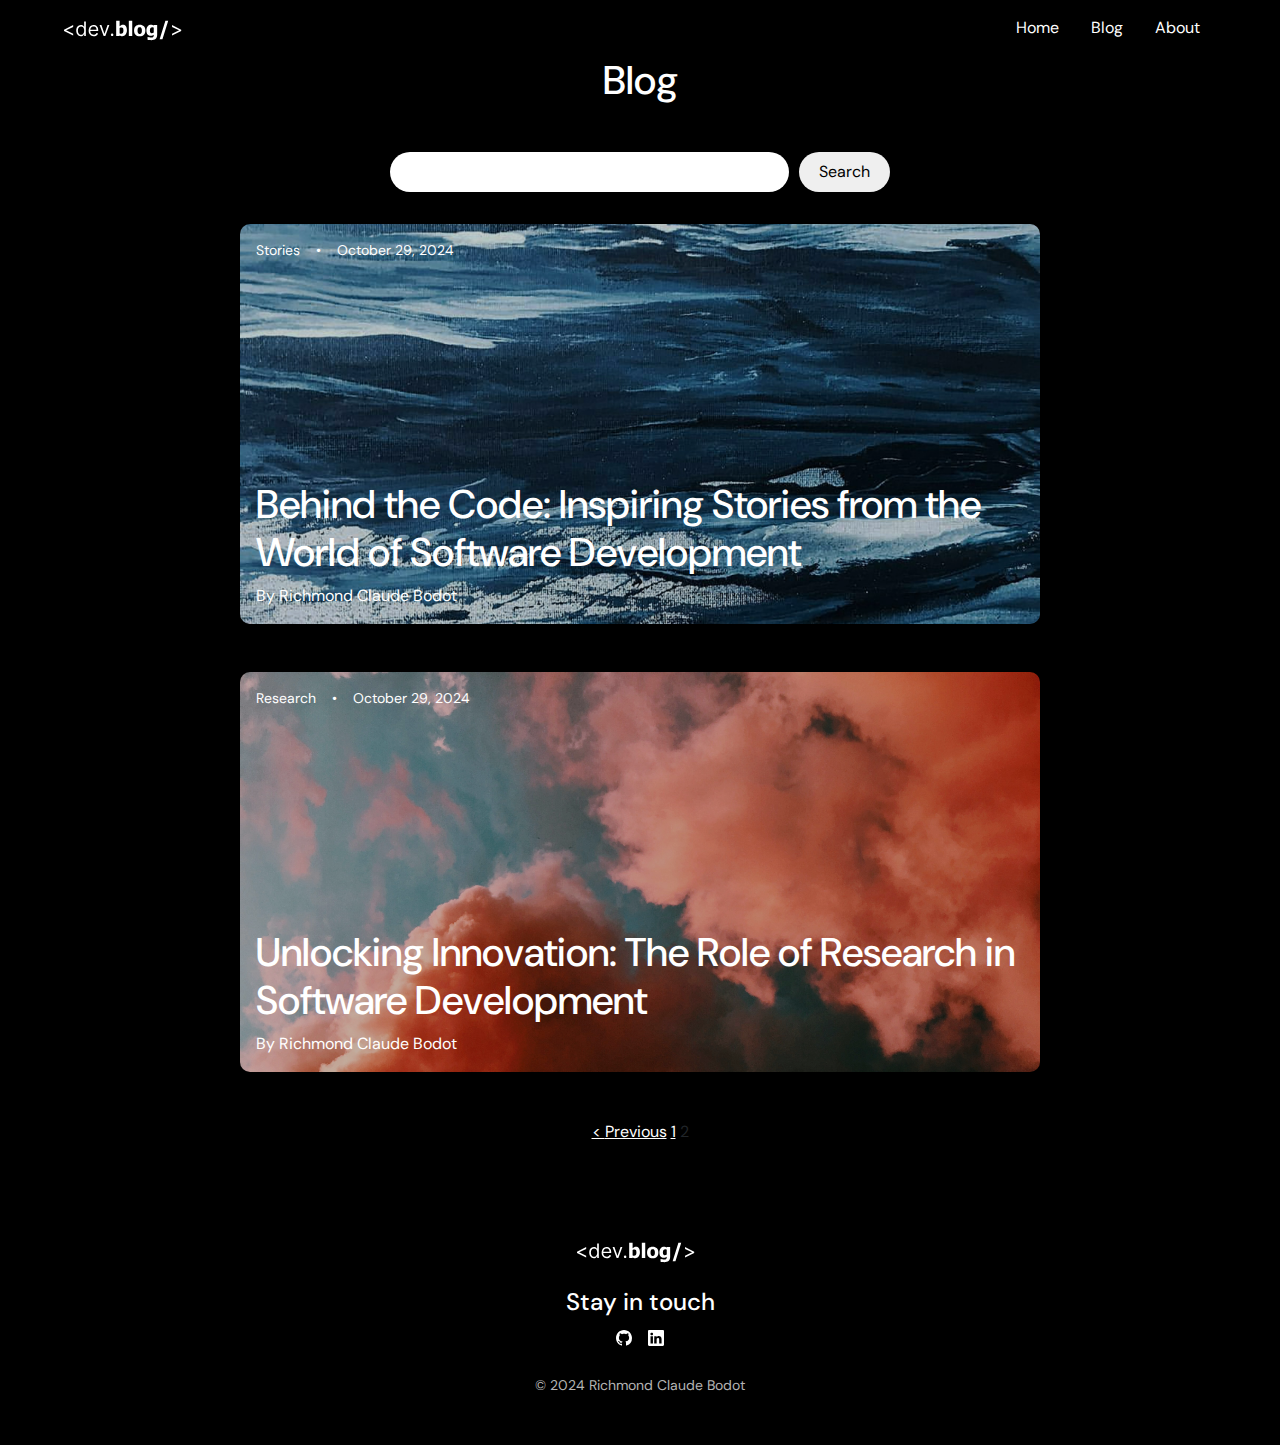
<file: blog/page/2/index.html>
<!DOCTYPE html>
<html lang="en">
<head>
    <meta charset="UTF-8">
    <meta name="viewport" content="width=device-width, initial-scale=1.0">
    <title>Blog &#8211; Page 2 &#8211; devBlog</title>
<meta name="robots" content="max-image-preview:large">
<link rel="dns-prefetch" href="//cdn.jsdelivr.net">
<link rel="dns-prefetch" href="//i0.wp.com">

<link rel="stylesheet" id="all-css-e515d935cff136f8aa0b6615e4f0e771" href="./../../../wp-includes/css/dist/block-library/style.min.css?m=1731668490" type="text/css" media="all">
<style id="wp-emoji-styles-inline-css">img.wp-smiley, img.emoji {
		display: inline !important;
		border: none !important;
		box-shadow: none !important;
		height: 1em !important;
		width: 1em !important;
		margin: 0 0.07em !important;
		vertical-align: -0.1em !important;
		background: none !important;
		padding: 0 !important;
	}</style>
<style id="classic-theme-styles-inline-css">/*! This file is auto-generated */
.wp-block-button__link{color:#fff;background-color:#32373c;border-radius:9999px;box-shadow:none;text-decoration:none;padding:calc(.667em + 2px) calc(1.333em + 2px);font-size:1.125em}.wp-block-file__button{background:#32373c;color:#fff;text-decoration:none}</style>
<style id="global-styles-inline-css">:root{--wp--preset--aspect-ratio--square: 1;--wp--preset--aspect-ratio--4-3: 4/3;--wp--preset--aspect-ratio--3-4: 3/4;--wp--preset--aspect-ratio--3-2: 3/2;--wp--preset--aspect-ratio--2-3: 2/3;--wp--preset--aspect-ratio--16-9: 16/9;--wp--preset--aspect-ratio--9-16: 9/16;--wp--preset--color--black: #000000;--wp--preset--color--cyan-bluish-gray: #abb8c3;--wp--preset--color--white: #ffffff;--wp--preset--color--pale-pink: #f78da7;--wp--preset--color--vivid-red: #cf2e2e;--wp--preset--color--luminous-vivid-orange: #ff6900;--wp--preset--color--luminous-vivid-amber: #fcb900;--wp--preset--color--light-green-cyan: #7bdcb5;--wp--preset--color--vivid-green-cyan: #00d084;--wp--preset--color--pale-cyan-blue: #8ed1fc;--wp--preset--color--vivid-cyan-blue: #0693e3;--wp--preset--color--vivid-purple: #9b51e0;--wp--preset--gradient--vivid-cyan-blue-to-vivid-purple: linear-gradient(135deg,rgba(6,147,227,1) 0%,rgb(155,81,224) 100%);--wp--preset--gradient--light-green-cyan-to-vivid-green-cyan: linear-gradient(135deg,rgb(122,220,180) 0%,rgb(0,208,130) 100%);--wp--preset--gradient--luminous-vivid-amber-to-luminous-vivid-orange: linear-gradient(135deg,rgba(252,185,0,1) 0%,rgba(255,105,0,1) 100%);--wp--preset--gradient--luminous-vivid-orange-to-vivid-red: linear-gradient(135deg,rgba(255,105,0,1) 0%,rgb(207,46,46) 100%);--wp--preset--gradient--very-light-gray-to-cyan-bluish-gray: linear-gradient(135deg,rgb(238,238,238) 0%,rgb(169,184,195) 100%);--wp--preset--gradient--cool-to-warm-spectrum: linear-gradient(135deg,rgb(74,234,220) 0%,rgb(151,120,209) 20%,rgb(207,42,186) 40%,rgb(238,44,130) 60%,rgb(251,105,98) 80%,rgb(254,248,76) 100%);--wp--preset--gradient--blush-light-purple: linear-gradient(135deg,rgb(255,206,236) 0%,rgb(152,150,240) 100%);--wp--preset--gradient--blush-bordeaux: linear-gradient(135deg,rgb(254,205,165) 0%,rgb(254,45,45) 50%,rgb(107,0,62) 100%);--wp--preset--gradient--luminous-dusk: linear-gradient(135deg,rgb(255,203,112) 0%,rgb(199,81,192) 50%,rgb(65,88,208) 100%);--wp--preset--gradient--pale-ocean: linear-gradient(135deg,rgb(255,245,203) 0%,rgb(182,227,212) 50%,rgb(51,167,181) 100%);--wp--preset--gradient--electric-grass: linear-gradient(135deg,rgb(202,248,128) 0%,rgb(113,206,126) 100%);--wp--preset--gradient--midnight: linear-gradient(135deg,rgb(2,3,129) 0%,rgb(40,116,252) 100%);--wp--preset--font-size--small: 13px;--wp--preset--font-size--medium: 20px;--wp--preset--font-size--large: 36px;--wp--preset--font-size--x-large: 42px;--wp--preset--spacing--20: 0.44rem;--wp--preset--spacing--30: 0.67rem;--wp--preset--spacing--40: 1rem;--wp--preset--spacing--50: 1.5rem;--wp--preset--spacing--60: 2.25rem;--wp--preset--spacing--70: 3.38rem;--wp--preset--spacing--80: 5.06rem;--wp--preset--shadow--natural: 6px 6px 9px rgba(0, 0, 0, 0.2);--wp--preset--shadow--deep: 12px 12px 50px rgba(0, 0, 0, 0.4);--wp--preset--shadow--sharp: 6px 6px 0px rgba(0, 0, 0, 0.2);--wp--preset--shadow--outlined: 6px 6px 0px -3px rgba(255, 255, 255, 1), 6px 6px rgba(0, 0, 0, 1);--wp--preset--shadow--crisp: 6px 6px 0px rgba(0, 0, 0, 1);}:where(.is-layout-flex){gap: 0.5em;}:where(.is-layout-grid){gap: 0.5em;}body .is-layout-flex{display: flex;}.is-layout-flex{flex-wrap: wrap;align-items: center;}.is-layout-flex > :is(*, div){margin: 0;}body .is-layout-grid{display: grid;}.is-layout-grid > :is(*, div){margin: 0;}:where(.wp-block-columns.is-layout-flex){gap: 2em;}:where(.wp-block-columns.is-layout-grid){gap: 2em;}:where(.wp-block-post-template.is-layout-flex){gap: 1.25em;}:where(.wp-block-post-template.is-layout-grid){gap: 1.25em;}.has-black-color{color: var(--wp--preset--color--black) !important;}.has-cyan-bluish-gray-color{color: var(--wp--preset--color--cyan-bluish-gray) !important;}.has-white-color{color: var(--wp--preset--color--white) !important;}.has-pale-pink-color{color: var(--wp--preset--color--pale-pink) !important;}.has-vivid-red-color{color: var(--wp--preset--color--vivid-red) !important;}.has-luminous-vivid-orange-color{color: var(--wp--preset--color--luminous-vivid-orange) !important;}.has-luminous-vivid-amber-color{color: var(--wp--preset--color--luminous-vivid-amber) !important;}.has-light-green-cyan-color{color: var(--wp--preset--color--light-green-cyan) !important;}.has-vivid-green-cyan-color{color: var(--wp--preset--color--vivid-green-cyan) !important;}.has-pale-cyan-blue-color{color: var(--wp--preset--color--pale-cyan-blue) !important;}.has-vivid-cyan-blue-color{color: var(--wp--preset--color--vivid-cyan-blue) !important;}.has-vivid-purple-color{color: var(--wp--preset--color--vivid-purple) !important;}.has-black-background-color{background-color: var(--wp--preset--color--black) !important;}.has-cyan-bluish-gray-background-color{background-color: var(--wp--preset--color--cyan-bluish-gray) !important;}.has-white-background-color{background-color: var(--wp--preset--color--white) !important;}.has-pale-pink-background-color{background-color: var(--wp--preset--color--pale-pink) !important;}.has-vivid-red-background-color{background-color: var(--wp--preset--color--vivid-red) !important;}.has-luminous-vivid-orange-background-color{background-color: var(--wp--preset--color--luminous-vivid-orange) !important;}.has-luminous-vivid-amber-background-color{background-color: var(--wp--preset--color--luminous-vivid-amber) !important;}.has-light-green-cyan-background-color{background-color: var(--wp--preset--color--light-green-cyan) !important;}.has-vivid-green-cyan-background-color{background-color: var(--wp--preset--color--vivid-green-cyan) !important;}.has-pale-cyan-blue-background-color{background-color: var(--wp--preset--color--pale-cyan-blue) !important;}.has-vivid-cyan-blue-background-color{background-color: var(--wp--preset--color--vivid-cyan-blue) !important;}.has-vivid-purple-background-color{background-color: var(--wp--preset--color--vivid-purple) !important;}.has-black-border-color{border-color: var(--wp--preset--color--black) !important;}.has-cyan-bluish-gray-border-color{border-color: var(--wp--preset--color--cyan-bluish-gray) !important;}.has-white-border-color{border-color: var(--wp--preset--color--white) !important;}.has-pale-pink-border-color{border-color: var(--wp--preset--color--pale-pink) !important;}.has-vivid-red-border-color{border-color: var(--wp--preset--color--vivid-red) !important;}.has-luminous-vivid-orange-border-color{border-color: var(--wp--preset--color--luminous-vivid-orange) !important;}.has-luminous-vivid-amber-border-color{border-color: var(--wp--preset--color--luminous-vivid-amber) !important;}.has-light-green-cyan-border-color{border-color: var(--wp--preset--color--light-green-cyan) !important;}.has-vivid-green-cyan-border-color{border-color: var(--wp--preset--color--vivid-green-cyan) !important;}.has-pale-cyan-blue-border-color{border-color: var(--wp--preset--color--pale-cyan-blue) !important;}.has-vivid-cyan-blue-border-color{border-color: var(--wp--preset--color--vivid-cyan-blue) !important;}.has-vivid-purple-border-color{border-color: var(--wp--preset--color--vivid-purple) !important;}.has-vivid-cyan-blue-to-vivid-purple-gradient-background{background: var(--wp--preset--gradient--vivid-cyan-blue-to-vivid-purple) !important;}.has-light-green-cyan-to-vivid-green-cyan-gradient-background{background: var(--wp--preset--gradient--light-green-cyan-to-vivid-green-cyan) !important;}.has-luminous-vivid-amber-to-luminous-vivid-orange-gradient-background{background: var(--wp--preset--gradient--luminous-vivid-amber-to-luminous-vivid-orange) !important;}.has-luminous-vivid-orange-to-vivid-red-gradient-background{background: var(--wp--preset--gradient--luminous-vivid-orange-to-vivid-red) !important;}.has-very-light-gray-to-cyan-bluish-gray-gradient-background{background: var(--wp--preset--gradient--very-light-gray-to-cyan-bluish-gray) !important;}.has-cool-to-warm-spectrum-gradient-background{background: var(--wp--preset--gradient--cool-to-warm-spectrum) !important;}.has-blush-light-purple-gradient-background{background: var(--wp--preset--gradient--blush-light-purple) !important;}.has-blush-bordeaux-gradient-background{background: var(--wp--preset--gradient--blush-bordeaux) !important;}.has-luminous-dusk-gradient-background{background: var(--wp--preset--gradient--luminous-dusk) !important;}.has-pale-ocean-gradient-background{background: var(--wp--preset--gradient--pale-ocean) !important;}.has-electric-grass-gradient-background{background: var(--wp--preset--gradient--electric-grass) !important;}.has-midnight-gradient-background{background: var(--wp--preset--gradient--midnight) !important;}.has-small-font-size{font-size: var(--wp--preset--font-size--small) !important;}.has-medium-font-size{font-size: var(--wp--preset--font-size--medium) !important;}.has-large-font-size{font-size: var(--wp--preset--font-size--large) !important;}.has-x-large-font-size{font-size: var(--wp--preset--font-size--x-large) !important;}
:where(.wp-block-post-template.is-layout-flex){gap: 1.25em;}:where(.wp-block-post-template.is-layout-grid){gap: 1.25em;}
:where(.wp-block-columns.is-layout-flex){gap: 2em;}:where(.wp-block-columns.is-layout-grid){gap: 2em;}
:root :where(.wp-block-pullquote){font-size: 1.5em;line-height: 1.6;}</style>
<link rel="stylesheet" id="devBlog_bootstrap-css" href="https://cdn.jsdelivr.net/npm/bootstrap@5.3.3/dist/css/bootstrap.min.css?ver=5.3.3" media="all">
<link rel="stylesheet" id="devBlog_splideCSS-css" href="./../../../wp-content/themes/devBlog%20Theme/./assets/splide-4.1.3/dist/css/splide.min.css?ver=4.1.3" media="all">
<link rel="stylesheet" id="devBlog_cssStyles-css" href="./../../../wp-content/themes/devBlog%20Theme/style.css?ver=1.0.51" media="all">
<link rel="https://api.w.org/" href="./../../../wp-json/index.html">
<link rel="EditURI" type="application/rsd+xml" title="RSD" href="./../../../xmlrpc.php?rsd">
<meta name="generator" content="WordPress 6.7">
<link rel="icon" href="./../../../wp-content/uploads/2024/11/Site_logo-removebg-preview.png" sizes="32x32">
<link rel="icon" href="./../../../wp-content/uploads/2024/11/Site_logo-removebg-preview.png" sizes="192x192">
<link rel="apple-touch-icon" href="./../../../wp-content/uploads/2024/11/Site_logo-removebg-preview.png">
<meta name="msapplication-TileImage" content="./../../../wp-content/uploads/2024/11/Site_logo-removebg-preview.png">
<style id="wpforms-css-vars-root">:root {
					--wpforms-field-border-radius: 3px;
--wpforms-field-border-style: solid;
--wpforms-field-border-size: 1px;
--wpforms-field-background-color: #ffffff;
--wpforms-field-border-color: rgba( 0, 0, 0, 0.25 );
--wpforms-field-border-color-spare: rgba( 0, 0, 0, 0.25 );
--wpforms-field-text-color: rgba( 0, 0, 0, 0.7 );
--wpforms-field-menu-color: #ffffff;
--wpforms-label-color: rgba( 0, 0, 0, 0.85 );
--wpforms-label-sublabel-color: rgba( 0, 0, 0, 0.55 );
--wpforms-label-error-color: #d63637;
--wpforms-button-border-radius: 3px;
--wpforms-button-border-style: none;
--wpforms-button-border-size: 1px;
--wpforms-button-background-color: #066aab;
--wpforms-button-border-color: #066aab;
--wpforms-button-text-color: #ffffff;
--wpforms-page-break-color: #066aab;
--wpforms-background-image: none;
--wpforms-background-position: center center;
--wpforms-background-repeat: no-repeat;
--wpforms-background-size: cover;
--wpforms-background-width: 100px;
--wpforms-background-height: 100px;
--wpforms-background-color: rgba( 0, 0, 0, 0 );
--wpforms-background-url: none;
--wpforms-container-padding: 0px;
--wpforms-container-border-style: none;
--wpforms-container-border-width: 1px;
--wpforms-container-border-color: #000000;
--wpforms-container-border-radius: 3px;
--wpforms-field-size-input-height: 43px;
--wpforms-field-size-input-spacing: 15px;
--wpforms-field-size-font-size: 16px;
--wpforms-field-size-line-height: 19px;
--wpforms-field-size-padding-h: 14px;
--wpforms-field-size-checkbox-size: 16px;
--wpforms-field-size-sublabel-spacing: 5px;
--wpforms-field-size-icon-size: 1;
--wpforms-label-size-font-size: 16px;
--wpforms-label-size-line-height: 19px;
--wpforms-label-size-sublabel-font-size: 14px;
--wpforms-label-size-sublabel-line-height: 17px;
--wpforms-button-size-font-size: 17px;
--wpforms-button-size-height: 41px;
--wpforms-button-size-padding-h: 15px;
--wpforms-button-size-margin-top: 10px;
--wpforms-container-shadow-size-box-shadow: none;

				}</style>
</head>
<body class="bg-black ms-3 me-3">
    <nav class="navbar navbar-expand-sm navbar-light">
        <div class="container-fluid ps-md-5 pe-md-5 ps-3 pe-3">
            <a class="navbar-brand" href="./../../../index.html" style="margin:0; object-fit:cover;">


             
                <svg width="118" height="21" viewbox="0 0 118 21" fill="none" xmlns="http://www.w3.org/2000/svg">
                <path d="M0.0170455 10.8864V9.75L9.16477 5.09091V6.90909L2.14773 10.2898L2.20455 10.1761V10.4602L2.14773 10.3466L9.16477 13.7273V15.5455L0.0170455 10.8864ZM16.837 16.2273C15.9279 16.2273 15.1254 15.9976 14.4293 15.5384C13.7333 15.0743 13.1888 14.4209 12.7958 13.5781C12.4028 12.7306 12.2063 11.7292 12.2063 10.5739C12.2063 9.42803 12.4028 8.43371 12.7958 7.59091C13.1888 6.74811 13.7357 6.09706 14.4364 5.63778C15.1372 5.1785 15.9469 4.94886 16.8654 4.94886C17.5756 4.94886 18.1367 5.06723 18.5487 5.30398C18.9653 5.53598 19.2826 5.80114 19.5004 6.09943C19.7229 6.39299 19.8957 6.63447 20.0188 6.82386H20.1609V1.45455H21.837V16H20.2177V14.3239H20.0188C19.8957 14.5227 19.7205 14.7737 19.4933 15.0767C19.266 15.375 18.9416 15.6425 18.5202 15.8793C18.0988 16.1113 17.5378 16.2273 16.837 16.2273ZM17.0643 14.7216C17.7366 14.7216 18.3048 14.5464 18.7688 14.196C19.2328 13.8409 19.5856 13.3509 19.8271 12.7259C20.0685 12.0961 20.1893 11.3693 20.1893 10.5455C20.1893 9.73106 20.0709 9.01847 19.8342 8.40767C19.5974 7.79214 19.247 7.31392 18.783 6.97301C18.319 6.62737 17.7461 6.45455 17.0643 6.45455C16.354 6.45455 15.7622 6.63684 15.2887 7.00142C14.82 7.36127 14.4672 7.85133 14.2305 8.47159C13.9985 9.08712 13.8825 9.77841 13.8825 10.5455C13.8825 11.322 14.0008 12.0275 14.2376 12.6619C14.479 13.2917 14.8342 13.7936 15.3029 14.1676C15.7764 14.5369 16.3635 14.7216 17.0643 14.7216ZM29.7134 16.2273C28.6623 16.2273 27.7556 15.9953 26.9933 15.5312C26.2357 15.0625 25.6509 14.4091 25.239 13.571C24.8318 12.7282 24.6282 11.7481 24.6282 10.6307C24.6282 9.51326 24.8318 8.52841 25.239 7.67614C25.6509 6.81913 26.2238 6.15152 26.9577 5.6733C27.6964 5.19034 28.5581 4.94886 29.543 4.94886C30.1112 4.94886 30.6722 5.04356 31.2262 5.23295C31.7802 5.42235 32.2844 5.73011 32.739 6.15625C33.1935 6.57765 33.5558 7.13636 33.8256 7.83239C34.0955 8.52841 34.2305 9.38542 34.2305 10.4034V11.1136H25.8214V9.66477H32.5259C32.5259 9.04924 32.4028 8.5 32.1566 8.01705C31.9151 7.53409 31.5695 7.15294 31.1197 6.87358C30.6746 6.59422 30.149 6.45455 29.543 6.45455C28.8754 6.45455 28.2977 6.62026 27.81 6.9517C27.3271 7.27841 26.9554 7.70455 26.695 8.23011C26.4345 8.75568 26.3043 9.31913 26.3043 9.92045V10.8864C26.3043 11.7102 26.4464 12.4086 26.7305 12.9815C27.0193 13.5497 27.4194 13.983 27.9308 14.2812C28.4421 14.5748 29.0363 14.7216 29.7134 14.7216C30.1538 14.7216 30.5515 14.66 30.9066 14.5369C31.2665 14.4091 31.5766 14.2197 31.837 13.9688C32.0974 13.7131 32.2987 13.3958 32.4407 13.017L34.06 13.4716C33.8896 14.0208 33.6031 14.5038 33.2006 14.9205C32.7982 15.3324 32.301 15.6544 31.7092 15.8864C31.1173 16.1136 30.4521 16.2273 29.7134 16.2273ZM45.3686 5.09091L41.3345 16H39.63L35.5959 5.09091H37.4141L40.4254 13.7841H40.5391L43.5504 5.09091H45.3686ZM48.119 16.1136C47.7686 16.1136 47.4679 15.9882 47.217 15.7372C46.966 15.4863 46.8406 15.1856 46.8406 14.8352C46.8406 14.4848 46.966 14.1842 47.217 13.9332C47.4679 13.6823 47.7686 13.5568 48.119 13.5568C48.4693 13.5568 48.77 13.6823 49.021 13.9332C49.2719 14.1842 49.3974 14.4848 49.3974 14.8352C49.3974 15.0672 49.3382 15.2803 49.2198 15.4744C49.1062 15.6686 48.9523 15.8248 48.7582 15.9432C48.5688 16.0568 48.3557 16.1136 48.119 16.1136ZM59.4355 10.4336C59.4355 9.33984 59.2695 8.55859 58.9375 8.08984C58.6055 7.62109 58.0944 7.38672 57.4043 7.38672C57.0983 7.38672 56.7923 7.43555 56.4863 7.5332C56.1868 7.63086 55.8906 7.77734 55.5977 7.97266V13.4805C55.8255 13.5716 56.0534 13.6335 56.2812 13.666C56.5156 13.6986 56.7467 13.7148 56.9746 13.7148C57.8014 13.7148 58.4167 13.4414 58.8203 12.8945C59.2305 12.3477 59.4355 11.5273 59.4355 10.4336ZM62.9316 10.3652C62.9316 12.11 62.4889 13.5228 61.6035 14.6035C60.7181 15.6777 59.6211 16.2148 58.3125 16.2148C57.7656 16.2148 57.2904 16.153 56.8867 16.0293C56.4831 15.9056 56.0534 15.7135 55.5977 15.4531L55.4512 16H52.1797V0.804688H55.5977V6.17578C56.099 5.74609 56.61 5.39779 57.1309 5.13086C57.6517 4.86393 58.2539 4.73047 58.9375 4.73047C60.2135 4.73047 61.1966 5.22852 61.8867 6.22461C62.5833 7.2207 62.9316 8.60091 62.9316 10.3652ZM68.2344 16H64.8164V0.804688H68.2344V16ZM81.3789 10.5215C81.3789 12.3249 80.8841 13.7474 79.8945 14.7891C78.9115 15.8242 77.5182 16.3418 75.7148 16.3418C73.9245 16.3418 72.5312 15.8242 71.5352 14.7891C70.5456 13.7474 70.0508 12.3249 70.0508 10.5215C70.0508 8.69857 70.5456 7.27279 71.5352 6.24414C72.5312 5.20898 73.9245 4.69141 75.7148 4.69141C77.5117 4.69141 78.9049 5.21224 79.8945 6.25391C80.8841 7.28906 81.3789 8.71159 81.3789 10.5215ZM77.873 10.541C77.873 9.88997 77.8177 9.34961 77.707 8.91992C77.6029 8.48372 77.4564 8.13542 77.2676 7.875C77.0658 7.60156 76.8379 7.41276 76.584 7.30859C76.3301 7.19792 76.0404 7.14258 75.7148 7.14258C75.4089 7.14258 75.1322 7.19141 74.8848 7.28906C74.6374 7.38021 74.4095 7.55924 74.2012 7.82617C74.0059 8.08008 73.8496 8.42839 73.7324 8.87109C73.6152 9.3138 73.5566 9.87044 73.5566 10.541C73.5566 11.2116 73.612 11.7552 73.7227 12.1719C73.8333 12.582 73.9766 12.9108 74.1523 13.1582C74.3346 13.4121 74.5625 13.5977 74.8359 13.7148C75.1094 13.832 75.4121 13.8906 75.7441 13.8906C76.0176 13.8906 76.2943 13.832 76.5742 13.7148C76.8607 13.5977 77.0885 13.4219 77.2578 13.1875C77.4596 12.9076 77.6126 12.5723 77.7168 12.1816C77.821 11.7845 77.873 11.2376 77.873 10.541ZM89.748 12.543V7.57227C89.5788 7.49414 89.3704 7.42904 89.123 7.37695C88.8757 7.32487 88.6283 7.29883 88.3809 7.29883C87.5605 7.29883 86.9421 7.56576 86.5254 8.09961C86.1152 8.62695 85.9102 9.36589 85.9102 10.3164C85.9102 10.7917 85.9395 11.1953 85.998 11.5273C86.0632 11.8529 86.1803 12.1426 86.3496 12.3965C86.5124 12.6439 86.724 12.8327 86.9844 12.9629C87.2513 13.0866 87.5898 13.1484 88 13.1484C88.306 13.1484 88.6055 13.0964 88.8984 12.9922C89.1979 12.888 89.4811 12.7383 89.748 12.543ZM93.166 14.7402C93.166 15.7559 93.0195 16.6185 92.7266 17.3281C92.4336 18.0378 92.0332 18.5911 91.5254 18.9883C91.0176 19.3919 90.4089 19.6816 89.6992 19.8574C88.9896 20.0397 88.2018 20.1309 87.3359 20.1309C86.6068 20.1309 85.9134 20.082 85.2559 19.9844C84.6048 19.8932 84.0384 19.7858 83.5566 19.6621V16.918H83.957C84.1263 16.9831 84.3249 17.0547 84.5527 17.1328C84.7871 17.2109 85.0215 17.2826 85.2559 17.3477C85.5358 17.4193 85.8092 17.4779 86.0762 17.5234C86.3431 17.569 86.6165 17.5918 86.8965 17.5918C87.4759 17.5918 87.9577 17.5299 88.3418 17.4062C88.7324 17.2891 89.0254 17.1198 89.2207 16.8984C89.416 16.6706 89.5527 16.4004 89.6309 16.0879C89.709 15.7819 89.748 15.3945 89.748 14.9258V14.7207C89.3639 15.0592 88.918 15.3327 88.4102 15.541C87.9089 15.7428 87.3913 15.8438 86.8574 15.8438C85.4382 15.8438 84.3411 15.3815 83.5664 14.457C82.7982 13.5326 82.4141 12.1263 82.4141 10.2383C82.4141 9.37891 82.5312 8.60742 82.7656 7.92383C83.0065 7.24023 83.3385 6.65755 83.7617 6.17578C84.1654 5.71354 84.6536 5.35872 85.2266 5.11133C85.7995 4.85742 86.3952 4.73047 87.0137 4.73047C87.5736 4.73047 88.0749 4.80208 88.5176 4.94531C88.9603 5.08854 89.3639 5.2806 89.7285 5.52148L89.8555 5.0332H93.166V14.7402ZM104.23 0.804688L98.4395 19.1641H95.6367L101.398 0.804688H104.23ZM117.192 10.8864L108.044 15.5455V13.7273L115.061 10.3466L115.005 10.4602V10.1761L115.061 10.2898L108.044 6.90909V5.09091L117.192 9.75V10.8864Z" fill="white"></path>
                </svg>
            

            </a>
            <button class="navbar-toggler border-0 shadow-none p-0" type="button" data-bs-toggle="collapse" data-bs-target="#navbarID" aria-controls="navbarID" aria-expanded="false" aria-label="Toggle navigation">
                <svg xmlns="http://www.w3.org/2000/svg" width="30" height="30" fill="currentColor" class="bi bi-list" viewbox="0 0 16 16">
                    <path fill-rule="evenodd" d="M2.5 12a.5.5 0 0 1 .5-.5h10a.5.5 0 0 1 0 1H3a.5.5 0 0 1-.5-.5m0-4a.5.5 0 0 1 .5-.5h10a.5.5 0 0 1 0 1H3a.5.5 0 0 1-.5-.5m0-4a.5.5 0 0 1 .5-.5h10a.5.5 0 0 1 0 1H3a.5.5 0 0 1-.5-.5" fill="white"></path>
                </svg>
            </button>
            <div class="collapse navbar-collapse justify-content-end" id="navbarID">
                <div class="navbar-nav">
                <div class="menu-navigations-container"><ul id="menu-navigations" class="navbar-nav me-auto mb-2 mb-lg-0">
<li id="menu-item-77" class="menu-item menu-item-type-post_type menu-item-object-page menu-item-home menu-item-77 nav-item"><a href="./../../../index.html" class="nav-link active ps-3 pe-3 text-white">Home</a></li>
<li id="menu-item-76" class="menu-item menu-item-type-post_type menu-item-object-page current-menu-item page_item page-item-71 current_page_item current_page_parent menu-item-76 nav-item"><a href="./../../index.html" aria-current="page" class="nav-link active ps-3 pe-3 text-white">Blog</a></li>
<li id="menu-item-43" class="menu-item menu-item-type-post_type menu-item-object-page menu-item-43 nav-item"><a href="./../../../about/index.html" class="nav-link active ps-3 pe-3 text-white">About</a></li>
</ul></div>                </div>
            </div>
        </div>
    </nav><h1 class="text-center text-white mb-5">Blog</h1>
<form role="search" method="get" id="searchform" class="searchform" action=".//">
				<div>
					<label class="screen-reader-text" for="s">Search for:</label>
					<input type="text" value="" name="s" id="s">
					<input type="submit" id="searchsubmit" value="Search">
				</div>
			</form>
<article class="post-archive-article text-white m-auto mb-5">
<a class="d-flex flex-column justify-content-between h-100" href="./../../../2024/10/29/behind-the-code-inspiring-stories-from-the-world-of-software-development/index.html">
<img width="150" height="150" src="./../../../wp-content/uploads/2024/10/henrik-donnestad-t2Sai-AqIpI-unsplash.jpg" class="post-archive-thumbnail img-fluid rounded wp-post-image" alt="" decoding="async"><div class="d-flex mt-3 me-3 ms-3" style="font-size: 14px">
    <p class="">Stories</p>
    <p class="ms-3 me-3">•</p>
    <p class="">October 29, 2024</p>
</div>
<div class="post-archive-info me-3 ms-3">
    <h1 class="mt-3 m3-4">Behind the Code: Inspiring Stories from the World of Software Development</h1>

    <p class="">By Richmond Claude Bodot</p>
</div>
</a>
</article>

<style>.post-archive-article {
    height: 400px;
    max-width: 800px;
    overflow: hidden;
    position: relative;
    border-radius: 10px;
}

.post-archive-article a {
    text-decoration: none;
    color: white;
}

.post-archive-article a:hover img {
    transform: scale(1.1);
}

.post-archive-thumbnail {
    position: absolute;
    width: 100%;
    height: 100%;
    z-index: -1;
    object-fit: cover;
    filter: brightness(0.8);
    transition: transform 800ms;
}</style>
<article class="post-archive-article text-white m-auto mb-5">
<a class="d-flex flex-column justify-content-between h-100" href="./../../../2024/10/29/unlocking-innovation-the-role-of-research-in-software-development/index.html">
<img width="150" height="150" src="./../../../wp-content/uploads/2024/10/laura-vinck-Hyu76loQLdk-unsplash.jpg" class="post-archive-thumbnail img-fluid rounded wp-post-image" alt="" decoding="async"><div class="d-flex mt-3 me-3 ms-3" style="font-size: 14px">
    <p class="">Research</p>
    <p class="ms-3 me-3">•</p>
    <p class="">October 29, 2024</p>
</div>
<div class="post-archive-info me-3 ms-3">
    <h1 class="mt-3 m3-4">Unlocking Innovation: The Role of Research in Software Development</h1>

    <p class="">By Richmond Claude Bodot</p>
</div>
</a>
</article>

<style>.post-archive-article {
    height: 400px;
    max-width: 800px;
    overflow: hidden;
    position: relative;
    border-radius: 10px;
}

.post-archive-article a {
    text-decoration: none;
    color: white;
}

.post-archive-article a:hover img {
    transform: scale(1.1);
}

.post-archive-thumbnail {
    position: absolute;
    width: 100%;
    height: 100%;
    z-index: -1;
    object-fit: cover;
    filter: brightness(0.8);
    transition: transform 800ms;
}</style>
	<nav class="navigation pagination" aria-label="Posts pagination">
		<h2 class="screen-reader-text">Posts pagination</h2>
		<div class="nav-links">
<a class="prev page-numbers" href="./../../index.html">Previous</a>
<a class="page-numbers" href="./../../index.html">1</a>
<span aria-current="page" class="page-numbers current">2</span>
</div>
	</nav><style></style>
<footer class="footer-16371 text-white mt-5 pb-5 pt-5 m-auto">
      <div class="container" bis_skin_checked="1">
        <div class="row justify-content-center" bis_skin_checked="1">
          <div class="col-md-9 text-center" bis_skin_checked="1">
            <div class="footer-site-logo mb-4" bis_skin_checked="1">
                  <a href="./../../../index.html" class="mb-3 me-2 mb-md-0 text-body-secondary text-decoration-none lh-1">
               
                  <svg width="118" height="21" viewbox="0 0 118 21" fill="none" xmlns="http://www.w3.org/2000/svg">
                    <path d="M0.0170455 10.8864V9.75L9.16477 5.09091V6.90909L2.14773 10.2898L2.20455 10.1761V10.4602L2.14773 10.3466L9.16477 13.7273V15.5455L0.0170455 10.8864ZM16.837 16.2273C15.9279 16.2273 15.1254 15.9976 14.4293 15.5384C13.7333 15.0743 13.1888 14.4209 12.7958 13.5781C12.4028 12.7306 12.2063 11.7292 12.2063 10.5739C12.2063 9.42803 12.4028 8.43371 12.7958 7.59091C13.1888 6.74811 13.7357 6.09706 14.4364 5.63778C15.1372 5.1785 15.9469 4.94886 16.8654 4.94886C17.5756 4.94886 18.1367 5.06723 18.5487 5.30398C18.9653 5.53598 19.2826 5.80114 19.5004 6.09943C19.7229 6.39299 19.8957 6.63447 20.0188 6.82386H20.1609V1.45455H21.837V16H20.2177V14.3239H20.0188C19.8957 14.5227 19.7205 14.7737 19.4933 15.0767C19.266 15.375 18.9416 15.6425 18.5202 15.8793C18.0988 16.1113 17.5378 16.2273 16.837 16.2273ZM17.0643 14.7216C17.7366 14.7216 18.3048 14.5464 18.7688 14.196C19.2328 13.8409 19.5856 13.3509 19.8271 12.7259C20.0685 12.0961 20.1893 11.3693 20.1893 10.5455C20.1893 9.73106 20.0709 9.01847 19.8342 8.40767C19.5974 7.79214 19.247 7.31392 18.783 6.97301C18.319 6.62737 17.7461 6.45455 17.0643 6.45455C16.354 6.45455 15.7622 6.63684 15.2887 7.00142C14.82 7.36127 14.4672 7.85133 14.2305 8.47159C13.9985 9.08712 13.8825 9.77841 13.8825 10.5455C13.8825 11.322 14.0008 12.0275 14.2376 12.6619C14.479 13.2917 14.8342 13.7936 15.3029 14.1676C15.7764 14.5369 16.3635 14.7216 17.0643 14.7216ZM29.7134 16.2273C28.6623 16.2273 27.7556 15.9953 26.9933 15.5312C26.2357 15.0625 25.6509 14.4091 25.239 13.571C24.8318 12.7282 24.6282 11.7481 24.6282 10.6307C24.6282 9.51326 24.8318 8.52841 25.239 7.67614C25.6509 6.81913 26.2238 6.15152 26.9577 5.6733C27.6964 5.19034 28.5581 4.94886 29.543 4.94886C30.1112 4.94886 30.6722 5.04356 31.2262 5.23295C31.7802 5.42235 32.2844 5.73011 32.739 6.15625C33.1935 6.57765 33.5558 7.13636 33.8256 7.83239C34.0955 8.52841 34.2305 9.38542 34.2305 10.4034V11.1136H25.8214V9.66477H32.5259C32.5259 9.04924 32.4028 8.5 32.1566 8.01705C31.9151 7.53409 31.5695 7.15294 31.1197 6.87358C30.6746 6.59422 30.149 6.45455 29.543 6.45455C28.8754 6.45455 28.2977 6.62026 27.81 6.9517C27.3271 7.27841 26.9554 7.70455 26.695 8.23011C26.4345 8.75568 26.3043 9.31913 26.3043 9.92045V10.8864C26.3043 11.7102 26.4464 12.4086 26.7305 12.9815C27.0193 13.5497 27.4194 13.983 27.9308 14.2812C28.4421 14.5748 29.0363 14.7216 29.7134 14.7216C30.1538 14.7216 30.5515 14.66 30.9066 14.5369C31.2665 14.4091 31.5766 14.2197 31.837 13.9688C32.0974 13.7131 32.2987 13.3958 32.4407 13.017L34.06 13.4716C33.8896 14.0208 33.6031 14.5038 33.2006 14.9205C32.7982 15.3324 32.301 15.6544 31.7092 15.8864C31.1173 16.1136 30.4521 16.2273 29.7134 16.2273ZM45.3686 5.09091L41.3345 16H39.63L35.5959 5.09091H37.4141L40.4254 13.7841H40.5391L43.5504 5.09091H45.3686ZM48.119 16.1136C47.7686 16.1136 47.4679 15.9882 47.217 15.7372C46.966 15.4863 46.8406 15.1856 46.8406 14.8352C46.8406 14.4848 46.966 14.1842 47.217 13.9332C47.4679 13.6823 47.7686 13.5568 48.119 13.5568C48.4693 13.5568 48.77 13.6823 49.021 13.9332C49.2719 14.1842 49.3974 14.4848 49.3974 14.8352C49.3974 15.0672 49.3382 15.2803 49.2198 15.4744C49.1062 15.6686 48.9523 15.8248 48.7582 15.9432C48.5688 16.0568 48.3557 16.1136 48.119 16.1136ZM59.4355 10.4336C59.4355 9.33984 59.2695 8.55859 58.9375 8.08984C58.6055 7.62109 58.0944 7.38672 57.4043 7.38672C57.0983 7.38672 56.7923 7.43555 56.4863 7.5332C56.1868 7.63086 55.8906 7.77734 55.5977 7.97266V13.4805C55.8255 13.5716 56.0534 13.6335 56.2812 13.666C56.5156 13.6986 56.7467 13.7148 56.9746 13.7148C57.8014 13.7148 58.4167 13.4414 58.8203 12.8945C59.2305 12.3477 59.4355 11.5273 59.4355 10.4336ZM62.9316 10.3652C62.9316 12.11 62.4889 13.5228 61.6035 14.6035C60.7181 15.6777 59.6211 16.2148 58.3125 16.2148C57.7656 16.2148 57.2904 16.153 56.8867 16.0293C56.4831 15.9056 56.0534 15.7135 55.5977 15.4531L55.4512 16H52.1797V0.804688H55.5977V6.17578C56.099 5.74609 56.61 5.39779 57.1309 5.13086C57.6517 4.86393 58.2539 4.73047 58.9375 4.73047C60.2135 4.73047 61.1966 5.22852 61.8867 6.22461C62.5833 7.2207 62.9316 8.60091 62.9316 10.3652ZM68.2344 16H64.8164V0.804688H68.2344V16ZM81.3789 10.5215C81.3789 12.3249 80.8841 13.7474 79.8945 14.7891C78.9115 15.8242 77.5182 16.3418 75.7148 16.3418C73.9245 16.3418 72.5312 15.8242 71.5352 14.7891C70.5456 13.7474 70.0508 12.3249 70.0508 10.5215C70.0508 8.69857 70.5456 7.27279 71.5352 6.24414C72.5312 5.20898 73.9245 4.69141 75.7148 4.69141C77.5117 4.69141 78.9049 5.21224 79.8945 6.25391C80.8841 7.28906 81.3789 8.71159 81.3789 10.5215ZM77.873 10.541C77.873 9.88997 77.8177 9.34961 77.707 8.91992C77.6029 8.48372 77.4564 8.13542 77.2676 7.875C77.0658 7.60156 76.8379 7.41276 76.584 7.30859C76.3301 7.19792 76.0404 7.14258 75.7148 7.14258C75.4089 7.14258 75.1322 7.19141 74.8848 7.28906C74.6374 7.38021 74.4095 7.55924 74.2012 7.82617C74.0059 8.08008 73.8496 8.42839 73.7324 8.87109C73.6152 9.3138 73.5566 9.87044 73.5566 10.541C73.5566 11.2116 73.612 11.7552 73.7227 12.1719C73.8333 12.582 73.9766 12.9108 74.1523 13.1582C74.3346 13.4121 74.5625 13.5977 74.8359 13.7148C75.1094 13.832 75.4121 13.8906 75.7441 13.8906C76.0176 13.8906 76.2943 13.832 76.5742 13.7148C76.8607 13.5977 77.0885 13.4219 77.2578 13.1875C77.4596 12.9076 77.6126 12.5723 77.7168 12.1816C77.821 11.7845 77.873 11.2376 77.873 10.541ZM89.748 12.543V7.57227C89.5788 7.49414 89.3704 7.42904 89.123 7.37695C88.8757 7.32487 88.6283 7.29883 88.3809 7.29883C87.5605 7.29883 86.9421 7.56576 86.5254 8.09961C86.1152 8.62695 85.9102 9.36589 85.9102 10.3164C85.9102 10.7917 85.9395 11.1953 85.998 11.5273C86.0632 11.8529 86.1803 12.1426 86.3496 12.3965C86.5124 12.6439 86.724 12.8327 86.9844 12.9629C87.2513 13.0866 87.5898 13.1484 88 13.1484C88.306 13.1484 88.6055 13.0964 88.8984 12.9922C89.1979 12.888 89.4811 12.7383 89.748 12.543ZM93.166 14.7402C93.166 15.7559 93.0195 16.6185 92.7266 17.3281C92.4336 18.0378 92.0332 18.5911 91.5254 18.9883C91.0176 19.3919 90.4089 19.6816 89.6992 19.8574C88.9896 20.0397 88.2018 20.1309 87.3359 20.1309C86.6068 20.1309 85.9134 20.082 85.2559 19.9844C84.6048 19.8932 84.0384 19.7858 83.5566 19.6621V16.918H83.957C84.1263 16.9831 84.3249 17.0547 84.5527 17.1328C84.7871 17.2109 85.0215 17.2826 85.2559 17.3477C85.5358 17.4193 85.8092 17.4779 86.0762 17.5234C86.3431 17.569 86.6165 17.5918 86.8965 17.5918C87.4759 17.5918 87.9577 17.5299 88.3418 17.4062C88.7324 17.2891 89.0254 17.1198 89.2207 16.8984C89.416 16.6706 89.5527 16.4004 89.6309 16.0879C89.709 15.7819 89.748 15.3945 89.748 14.9258V14.7207C89.3639 15.0592 88.918 15.3327 88.4102 15.541C87.9089 15.7428 87.3913 15.8438 86.8574 15.8438C85.4382 15.8438 84.3411 15.3815 83.5664 14.457C82.7982 13.5326 82.4141 12.1263 82.4141 10.2383C82.4141 9.37891 82.5312 8.60742 82.7656 7.92383C83.0065 7.24023 83.3385 6.65755 83.7617 6.17578C84.1654 5.71354 84.6536 5.35872 85.2266 5.11133C85.7995 4.85742 86.3952 4.73047 87.0137 4.73047C87.5736 4.73047 88.0749 4.80208 88.5176 4.94531C88.9603 5.08854 89.3639 5.2806 89.7285 5.52148L89.8555 5.0332H93.166V14.7402ZM104.23 0.804688L98.4395 19.1641H95.6367L101.398 0.804688H104.23ZM117.192 10.8864L108.044 15.5455V13.7273L115.061 10.3466L115.005 10.4602V10.1761L115.061 10.2898L108.044 6.90909V5.09091L117.192 9.75V10.8864Z" fill="white"></path>
                  </svg>
                          </a>
            </div>
            <div class="social mb-4" bis_skin_checked="1">
              <h4 class="text-white">Stay in touch</h4>
              <ul class="list-unstyled d-flex justify-content-center">
                <li class="gh ms-2 me-2">
<a href="#">
                  <span class="icon-github">
                  <svg xmlns="http://www.w3.org/2000/svg" width="16" height="16" fill="currentColor" class="bi bi-github" viewbox="0 0 16 16">
                    <path fill="white" d="M8 0C3.58 0 0 3.58 0 8c0 3.54 2.29 6.53 5.47 7.59.4.07.55-.17.55-.38 0-.19-.01-.82-.01-1.49-2.01.37-2.53-.49-2.69-.94-.09-.23-.48-.94-.82-1.13-.28-.15-.68-.52-.01-.53.63-.01 1.08.58 1.23.82.72 1.21 1.87.87 2.33.66.07-.52.28-.87.51-1.07-1.78-.2-3.64-.89-3.64-3.95 0-.87.31-1.59.82-2.15-.08-.2-.36-1.02.08-2.12 0 0 .67-.21 2.2.82.64-.18 1.32-.27 2-.27s1.36.09 2 .27c1.53-1.04 2.2-.82 2.2-.82.44 1.1.16 1.92.08 2.12.51.56.82 1.27.82 2.15 0 3.07-1.87 3.75-3.65 3.95.29.25.54.73.54 1.48 0 1.07-.01 1.93-.01 2.2 0 .21.15.46.55.38A8.01 8.01 0 0 0 16 8c0-4.42-3.58-8-8-8"></path>
                  </svg>
                  </span>
                </a>
              </li>
              <li class="li ms-2 me-2">
<a href="#">
                  <span class="icon-linkedin">
                  <svg xmlns="http://www.w3.org/2000/svg" width="16" height="16" fill="currentColor" class="bi bi-linkedin" viewbox="0 0 16 16">
                    <path fill="white" d="M0 1.146C0 .513.526 0 1.175 0h13.65C15.474 0 16 .513 16 1.146v13.708c0 .633-.526 1.146-1.175 1.146H1.175C.526 16 0 15.487 0 14.854zm4.943 12.248V6.169H2.542v7.225zm-1.2-8.212c.837 0 1.358-.554 1.358-1.248-.015-.709-.52-1.248-1.342-1.248S2.4 3.226 2.4 3.934c0 .694.521 1.248 1.327 1.248zm4.908 8.212V9.359c0-.216.016-.432.08-.586.173-.431.568-.878 1.232-.878.869 0 1.216.662 1.216 1.634v3.865h2.401V9.25c0-2.22-1.184-3.252-2.764-3.252-1.274 0-1.845.7-2.165 1.193v.025h-.016l.016-.025V6.169h-2.4c.03.678 0 7.225 0 7.225z"></path>
                  </svg>
                  </span>
                </a>
              </li>
              </ul>
            </div>
            <div class="copyright" bis_skin_checked="1">
              <p class="mb-0" style="color: #b4b4b4;"><small>© 2024 Richmond Claude Bodot</small></p>
            </div>
          </div>
        </div>
      </div>
    </footer>
<script type="text/javascript">
/* <![CDATA[ */
window._wpemojiSettings = {"baseUrl":"https:\/\/s.w.org\/images\/core\/emoji\/15.0.3\/72x72\/","ext":".png","svgUrl":"https:\/\/s.w.org\/images\/core\/emoji\/15.0.3\/svg\/","svgExt":".svg","source":{"concatemoji":".\/\/wp-includes\/js\/wp-emoji-release.min.js?ver=6.7"}};
/*! This file is auto-generated */
!function(i,n){var o,s,e;function c(e){try{var t={supportTests:e,timestamp:(new Date).valueOf()};sessionStorage.setItem(o,JSON.stringify(t))}catch(e){}}function p(e,t,n){e.clearRect(0,0,e.canvas.width,e.canvas.height),e.fillText(t,0,0);var t=new Uint32Array(e.getImageData(0,0,e.canvas.width,e.canvas.height).data),r=(e.clearRect(0,0,e.canvas.width,e.canvas.height),e.fillText(n,0,0),new Uint32Array(e.getImageData(0,0,e.canvas.width,e.canvas.height).data));return t.every(function(e,t){return e===r[t]})}function u(e,t,n){switch(t){case"flag":return n(e,"🏳️‍⚧️","🏳️​⚧️")?!1:!n(e,"🇺🇳","🇺​🇳")&&!n(e,"🏴󠁧󠁢󠁥󠁮󠁧󠁿","🏴​󠁧​󠁢​󠁥​󠁮​󠁧​󠁿");case"emoji":return!n(e,"🐦‍⬛","🐦​⬛")}return!1}function f(e,t,n){var r="undefined"!=typeof WorkerGlobalScope&&self instanceof WorkerGlobalScope?new OffscreenCanvas(300,150):i.createElement("canvas"),a=r.getContext("2d",{willReadFrequently:!0}),o=(a.textBaseline="top",a.font="600 32px Arial",{});return e.forEach(function(e){o[e]=t(a,e,n)}),o}function t(e){var t=i.createElement("script");t.src=e,t.defer=!0,i.head.appendChild(t)}"undefined"!=typeof Promise&&(o="wpEmojiSettingsSupports",s=["flag","emoji"],n.supports={everything:!0,everythingExceptFlag:!0},e=new Promise(function(e){i.addEventListener("DOMContentLoaded",e,{once:!0})}),new Promise(function(t){var n=function(){try{var e=JSON.parse(sessionStorage.getItem(o));if("object"==typeof e&&"number"==typeof e.timestamp&&(new Date).valueOf()<e.timestamp+604800&&"object"==typeof e.supportTests)return e.supportTests}catch(e){}return null}();if(!n){if("undefined"!=typeof Worker&&"undefined"!=typeof OffscreenCanvas&&"undefined"!=typeof URL&&URL.createObjectURL&&"undefined"!=typeof Blob)try{var e="postMessage("+f.toString()+"("+[JSON.stringify(s),u.toString(),p.toString()].join(",")+"));",r=new Blob([e],{type:"text/javascript"}),a=new Worker(URL.createObjectURL(r),{name:"wpTestEmojiSupports"});return void(a.onmessage=function(e){c(n=e.data),a.terminate(),t(n)})}catch(e){}c(n=f(s,u,p))}t(n)}).then(function(e){for(var t in e)n.supports[t]=e[t],n.supports.everything=n.supports.everything&&n.supports[t],"flag"!==t&&(n.supports.everythingExceptFlag=n.supports.everythingExceptFlag&&n.supports[t]);n.supports.everythingExceptFlag=n.supports.everythingExceptFlag&&!n.supports.flag,n.DOMReady=!1,n.readyCallback=function(){n.DOMReady=!0}}).then(function(){return e}).then(function(){var e;n.supports.everything||(n.readyCallback(),(e=n.source||{}).concatemoji?t(e.concatemoji):e.wpemoji&&e.twemoji&&(t(e.twemoji),t(e.wpemoji)))}))}((window,document),window._wpemojiSettings);
/* ]]> */
</script><script type="text/javascript" src="./../../../wp-content/themes/devBlog%20Theme/./assets/js/index.js?ver=1.0.51" id="devBlog_indexJS-js"></script><script type="text/javascript" src="./../../../wp-content/themes/devBlog%20Theme/./assets/splide-4.1.3/dist/js/splide.min.js?ver=4.1.3" id="devBlog_splideJS-js"></script><script type="text/javascript" src="https://cdn.jsdelivr.net/npm/bootstrap@5.3.3/dist/js/bootstrap.bundle.min.js?ver=5.3.3" id="devBlog_bootstrapJS-js"></script><script type="text/javascript" src="https://cdn.jsdelivr.net/npm/@popperjs/core@2.11.8/dist/umd/popper.min.js?ver=2.11.8" id="devBlog_popper-js"></script>
</body>




</html>
</file>
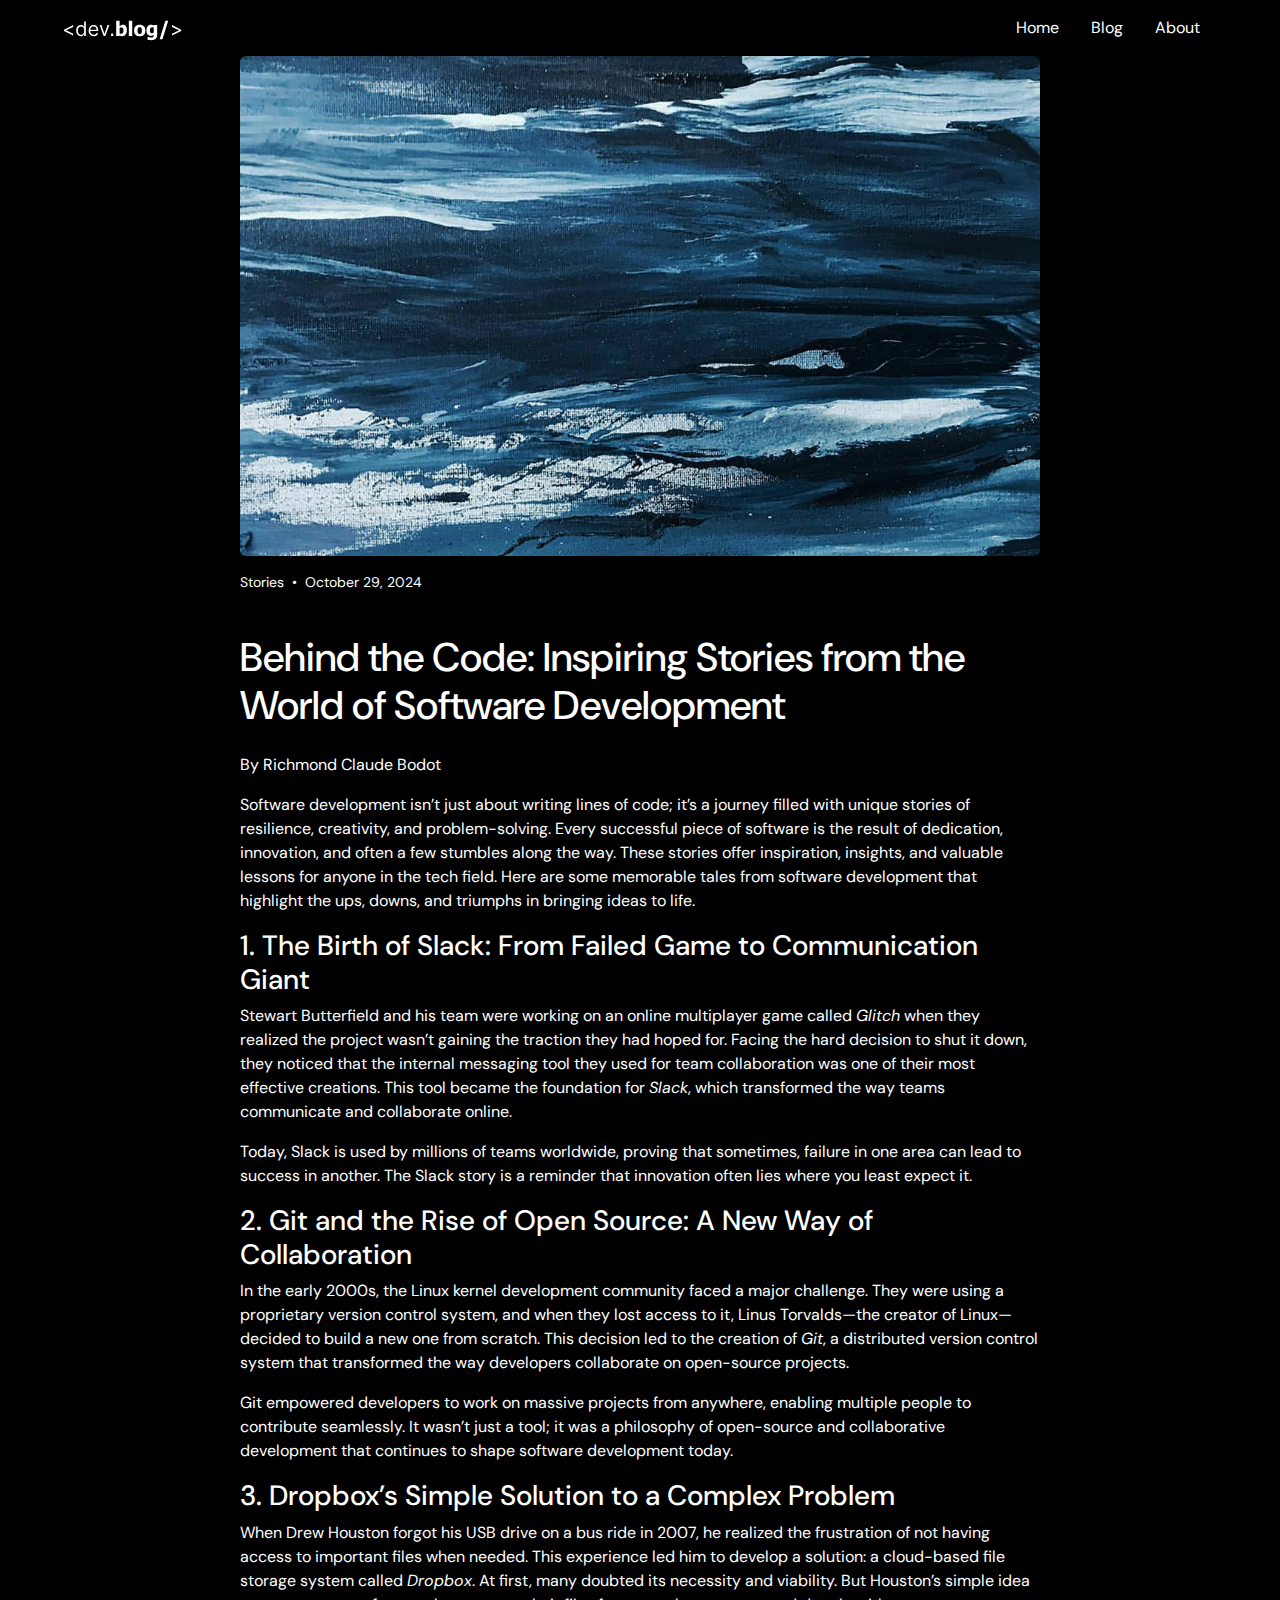
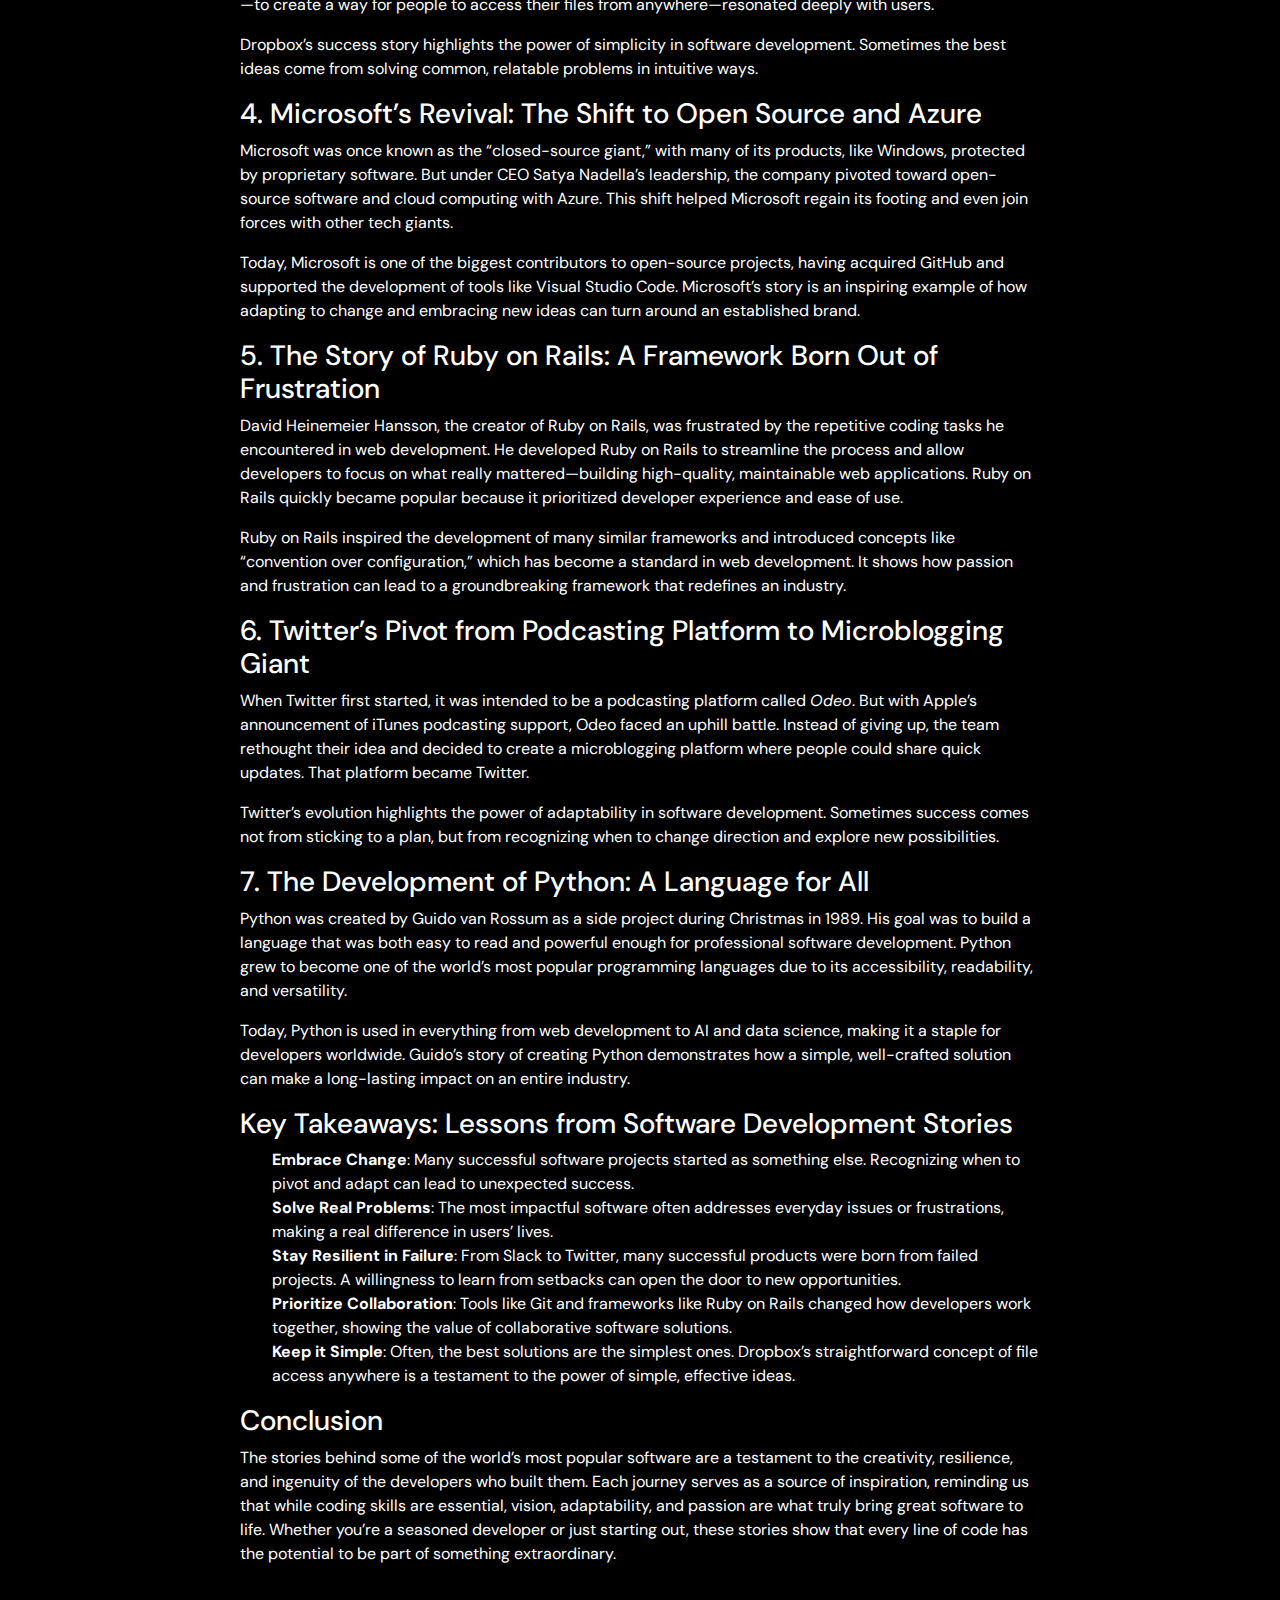
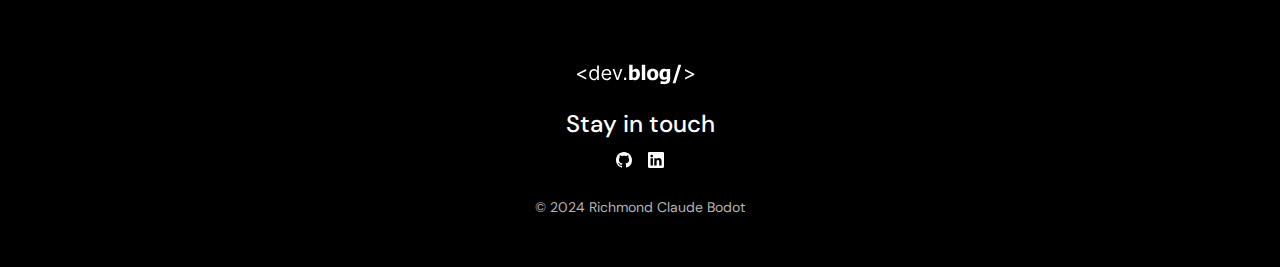
<file: 2024/10/29/behind-the-code-inspiring-stories-from-the-world-of-software-development/index.html>
<!DOCTYPE html>
<html lang="en">
<head>
    <meta charset="UTF-8">
    <meta name="viewport" content="width=device-width, initial-scale=1.0">
    <title>Behind the Code: Inspiring Stories from the World of Software Development &#8211; devBlog</title>
<meta name="robots" content="max-image-preview:large">
<link rel="dns-prefetch" href="//cdn.jsdelivr.net">
<link rel="dns-prefetch" href="//i0.wp.com">
<link rel="alternate" type="application/rss+xml" title="devBlog &raquo; Behind the Code: Inspiring Stories from the World of Software Development Comments Feed" href="./feed/index.html">

<link rel="stylesheet" id="all-css-e515d935cff136f8aa0b6615e4f0e771" href="./../../../../wp-includes/css/dist/block-library/style.min.css?m=1731668490" type="text/css" media="all">
<style id="wp-emoji-styles-inline-css">img.wp-smiley, img.emoji {
		display: inline !important;
		border: none !important;
		box-shadow: none !important;
		height: 1em !important;
		width: 1em !important;
		margin: 0 0.07em !important;
		vertical-align: -0.1em !important;
		background: none !important;
		padding: 0 !important;
	}</style>
<style id="classic-theme-styles-inline-css">/*! This file is auto-generated */
.wp-block-button__link{color:#fff;background-color:#32373c;border-radius:9999px;box-shadow:none;text-decoration:none;padding:calc(.667em + 2px) calc(1.333em + 2px);font-size:1.125em}.wp-block-file__button{background:#32373c;color:#fff;text-decoration:none}</style>
<style id="global-styles-inline-css">:root{--wp--preset--aspect-ratio--square: 1;--wp--preset--aspect-ratio--4-3: 4/3;--wp--preset--aspect-ratio--3-4: 3/4;--wp--preset--aspect-ratio--3-2: 3/2;--wp--preset--aspect-ratio--2-3: 2/3;--wp--preset--aspect-ratio--16-9: 16/9;--wp--preset--aspect-ratio--9-16: 9/16;--wp--preset--color--black: #000000;--wp--preset--color--cyan-bluish-gray: #abb8c3;--wp--preset--color--white: #ffffff;--wp--preset--color--pale-pink: #f78da7;--wp--preset--color--vivid-red: #cf2e2e;--wp--preset--color--luminous-vivid-orange: #ff6900;--wp--preset--color--luminous-vivid-amber: #fcb900;--wp--preset--color--light-green-cyan: #7bdcb5;--wp--preset--color--vivid-green-cyan: #00d084;--wp--preset--color--pale-cyan-blue: #8ed1fc;--wp--preset--color--vivid-cyan-blue: #0693e3;--wp--preset--color--vivid-purple: #9b51e0;--wp--preset--gradient--vivid-cyan-blue-to-vivid-purple: linear-gradient(135deg,rgba(6,147,227,1) 0%,rgb(155,81,224) 100%);--wp--preset--gradient--light-green-cyan-to-vivid-green-cyan: linear-gradient(135deg,rgb(122,220,180) 0%,rgb(0,208,130) 100%);--wp--preset--gradient--luminous-vivid-amber-to-luminous-vivid-orange: linear-gradient(135deg,rgba(252,185,0,1) 0%,rgba(255,105,0,1) 100%);--wp--preset--gradient--luminous-vivid-orange-to-vivid-red: linear-gradient(135deg,rgba(255,105,0,1) 0%,rgb(207,46,46) 100%);--wp--preset--gradient--very-light-gray-to-cyan-bluish-gray: linear-gradient(135deg,rgb(238,238,238) 0%,rgb(169,184,195) 100%);--wp--preset--gradient--cool-to-warm-spectrum: linear-gradient(135deg,rgb(74,234,220) 0%,rgb(151,120,209) 20%,rgb(207,42,186) 40%,rgb(238,44,130) 60%,rgb(251,105,98) 80%,rgb(254,248,76) 100%);--wp--preset--gradient--blush-light-purple: linear-gradient(135deg,rgb(255,206,236) 0%,rgb(152,150,240) 100%);--wp--preset--gradient--blush-bordeaux: linear-gradient(135deg,rgb(254,205,165) 0%,rgb(254,45,45) 50%,rgb(107,0,62) 100%);--wp--preset--gradient--luminous-dusk: linear-gradient(135deg,rgb(255,203,112) 0%,rgb(199,81,192) 50%,rgb(65,88,208) 100%);--wp--preset--gradient--pale-ocean: linear-gradient(135deg,rgb(255,245,203) 0%,rgb(182,227,212) 50%,rgb(51,167,181) 100%);--wp--preset--gradient--electric-grass: linear-gradient(135deg,rgb(202,248,128) 0%,rgb(113,206,126) 100%);--wp--preset--gradient--midnight: linear-gradient(135deg,rgb(2,3,129) 0%,rgb(40,116,252) 100%);--wp--preset--font-size--small: 13px;--wp--preset--font-size--medium: 20px;--wp--preset--font-size--large: 36px;--wp--preset--font-size--x-large: 42px;--wp--preset--spacing--20: 0.44rem;--wp--preset--spacing--30: 0.67rem;--wp--preset--spacing--40: 1rem;--wp--preset--spacing--50: 1.5rem;--wp--preset--spacing--60: 2.25rem;--wp--preset--spacing--70: 3.38rem;--wp--preset--spacing--80: 5.06rem;--wp--preset--shadow--natural: 6px 6px 9px rgba(0, 0, 0, 0.2);--wp--preset--shadow--deep: 12px 12px 50px rgba(0, 0, 0, 0.4);--wp--preset--shadow--sharp: 6px 6px 0px rgba(0, 0, 0, 0.2);--wp--preset--shadow--outlined: 6px 6px 0px -3px rgba(255, 255, 255, 1), 6px 6px rgba(0, 0, 0, 1);--wp--preset--shadow--crisp: 6px 6px 0px rgba(0, 0, 0, 1);}:where(.is-layout-flex){gap: 0.5em;}:where(.is-layout-grid){gap: 0.5em;}body .is-layout-flex{display: flex;}.is-layout-flex{flex-wrap: wrap;align-items: center;}.is-layout-flex > :is(*, div){margin: 0;}body .is-layout-grid{display: grid;}.is-layout-grid > :is(*, div){margin: 0;}:where(.wp-block-columns.is-layout-flex){gap: 2em;}:where(.wp-block-columns.is-layout-grid){gap: 2em;}:where(.wp-block-post-template.is-layout-flex){gap: 1.25em;}:where(.wp-block-post-template.is-layout-grid){gap: 1.25em;}.has-black-color{color: var(--wp--preset--color--black) !important;}.has-cyan-bluish-gray-color{color: var(--wp--preset--color--cyan-bluish-gray) !important;}.has-white-color{color: var(--wp--preset--color--white) !important;}.has-pale-pink-color{color: var(--wp--preset--color--pale-pink) !important;}.has-vivid-red-color{color: var(--wp--preset--color--vivid-red) !important;}.has-luminous-vivid-orange-color{color: var(--wp--preset--color--luminous-vivid-orange) !important;}.has-luminous-vivid-amber-color{color: var(--wp--preset--color--luminous-vivid-amber) !important;}.has-light-green-cyan-color{color: var(--wp--preset--color--light-green-cyan) !important;}.has-vivid-green-cyan-color{color: var(--wp--preset--color--vivid-green-cyan) !important;}.has-pale-cyan-blue-color{color: var(--wp--preset--color--pale-cyan-blue) !important;}.has-vivid-cyan-blue-color{color: var(--wp--preset--color--vivid-cyan-blue) !important;}.has-vivid-purple-color{color: var(--wp--preset--color--vivid-purple) !important;}.has-black-background-color{background-color: var(--wp--preset--color--black) !important;}.has-cyan-bluish-gray-background-color{background-color: var(--wp--preset--color--cyan-bluish-gray) !important;}.has-white-background-color{background-color: var(--wp--preset--color--white) !important;}.has-pale-pink-background-color{background-color: var(--wp--preset--color--pale-pink) !important;}.has-vivid-red-background-color{background-color: var(--wp--preset--color--vivid-red) !important;}.has-luminous-vivid-orange-background-color{background-color: var(--wp--preset--color--luminous-vivid-orange) !important;}.has-luminous-vivid-amber-background-color{background-color: var(--wp--preset--color--luminous-vivid-amber) !important;}.has-light-green-cyan-background-color{background-color: var(--wp--preset--color--light-green-cyan) !important;}.has-vivid-green-cyan-background-color{background-color: var(--wp--preset--color--vivid-green-cyan) !important;}.has-pale-cyan-blue-background-color{background-color: var(--wp--preset--color--pale-cyan-blue) !important;}.has-vivid-cyan-blue-background-color{background-color: var(--wp--preset--color--vivid-cyan-blue) !important;}.has-vivid-purple-background-color{background-color: var(--wp--preset--color--vivid-purple) !important;}.has-black-border-color{border-color: var(--wp--preset--color--black) !important;}.has-cyan-bluish-gray-border-color{border-color: var(--wp--preset--color--cyan-bluish-gray) !important;}.has-white-border-color{border-color: var(--wp--preset--color--white) !important;}.has-pale-pink-border-color{border-color: var(--wp--preset--color--pale-pink) !important;}.has-vivid-red-border-color{border-color: var(--wp--preset--color--vivid-red) !important;}.has-luminous-vivid-orange-border-color{border-color: var(--wp--preset--color--luminous-vivid-orange) !important;}.has-luminous-vivid-amber-border-color{border-color: var(--wp--preset--color--luminous-vivid-amber) !important;}.has-light-green-cyan-border-color{border-color: var(--wp--preset--color--light-green-cyan) !important;}.has-vivid-green-cyan-border-color{border-color: var(--wp--preset--color--vivid-green-cyan) !important;}.has-pale-cyan-blue-border-color{border-color: var(--wp--preset--color--pale-cyan-blue) !important;}.has-vivid-cyan-blue-border-color{border-color: var(--wp--preset--color--vivid-cyan-blue) !important;}.has-vivid-purple-border-color{border-color: var(--wp--preset--color--vivid-purple) !important;}.has-vivid-cyan-blue-to-vivid-purple-gradient-background{background: var(--wp--preset--gradient--vivid-cyan-blue-to-vivid-purple) !important;}.has-light-green-cyan-to-vivid-green-cyan-gradient-background{background: var(--wp--preset--gradient--light-green-cyan-to-vivid-green-cyan) !important;}.has-luminous-vivid-amber-to-luminous-vivid-orange-gradient-background{background: var(--wp--preset--gradient--luminous-vivid-amber-to-luminous-vivid-orange) !important;}.has-luminous-vivid-orange-to-vivid-red-gradient-background{background: var(--wp--preset--gradient--luminous-vivid-orange-to-vivid-red) !important;}.has-very-light-gray-to-cyan-bluish-gray-gradient-background{background: var(--wp--preset--gradient--very-light-gray-to-cyan-bluish-gray) !important;}.has-cool-to-warm-spectrum-gradient-background{background: var(--wp--preset--gradient--cool-to-warm-spectrum) !important;}.has-blush-light-purple-gradient-background{background: var(--wp--preset--gradient--blush-light-purple) !important;}.has-blush-bordeaux-gradient-background{background: var(--wp--preset--gradient--blush-bordeaux) !important;}.has-luminous-dusk-gradient-background{background: var(--wp--preset--gradient--luminous-dusk) !important;}.has-pale-ocean-gradient-background{background: var(--wp--preset--gradient--pale-ocean) !important;}.has-electric-grass-gradient-background{background: var(--wp--preset--gradient--electric-grass) !important;}.has-midnight-gradient-background{background: var(--wp--preset--gradient--midnight) !important;}.has-small-font-size{font-size: var(--wp--preset--font-size--small) !important;}.has-medium-font-size{font-size: var(--wp--preset--font-size--medium) !important;}.has-large-font-size{font-size: var(--wp--preset--font-size--large) !important;}.has-x-large-font-size{font-size: var(--wp--preset--font-size--x-large) !important;}
:where(.wp-block-post-template.is-layout-flex){gap: 1.25em;}:where(.wp-block-post-template.is-layout-grid){gap: 1.25em;}
:where(.wp-block-columns.is-layout-flex){gap: 2em;}:where(.wp-block-columns.is-layout-grid){gap: 2em;}
:root :where(.wp-block-pullquote){font-size: 1.5em;line-height: 1.6;}</style>
<link rel="stylesheet" id="devBlog_bootstrap-css" href="https://cdn.jsdelivr.net/npm/bootstrap@5.3.3/dist/css/bootstrap.min.css?ver=5.3.3" media="all">
<link rel="stylesheet" id="devBlog_splideCSS-css" href="./../../../../wp-content/themes/devBlog%20Theme/./assets/splide-4.1.3/dist/css/splide.min.css?ver=4.1.3" media="all">
<link rel="stylesheet" id="devBlog_cssStyles-css" href="./../../../../wp-content/themes/devBlog%20Theme/style.css?ver=1.0.51" media="all">
<link rel="https://api.w.org/" href="./../../../../wp-json/index.html">
<link rel="alternate" title="JSON" type="application/json" href="./../../../../wp-json/wp/v2/posts/31/index.html">
<link rel="EditURI" type="application/rsd+xml" title="RSD" href="./../../../../xmlrpc.php?rsd">
<meta name="generator" content="WordPress 6.7">
<link rel="canonical" href="./index.html">
<link rel="shortlink" href="./../../../../index.html?p=31">
<link rel="alternate" title="oEmbed (JSON)" type="application/json+oembed" href="./../../../../wp-json/oembed/1.0/embed/index.html?url=.%2F%2F2024%2F10%2F29%2Fbehind-the-code-inspiring-stories-from-the-world-of-software-development%2F">
<link rel="alternate" title="oEmbed (XML)" type="text/xml+oembed" href="./../../../../wp-json/oembed/1.0/embed/index.html?url=.%2F%2F2024%2F10%2F29%2Fbehind-the-code-inspiring-stories-from-the-world-of-software-development%2F#038;format=xml">
<link rel="icon" href="./../../../../wp-content/uploads/2024/11/Site_logo-removebg-preview.png" sizes="32x32">
<link rel="icon" href="./../../../../wp-content/uploads/2024/11/Site_logo-removebg-preview.png" sizes="192x192">
<link rel="apple-touch-icon" href="./../../../../wp-content/uploads/2024/11/Site_logo-removebg-preview.png">
<meta name="msapplication-TileImage" content="./../../../../wp-content/uploads/2024/11/Site_logo-removebg-preview.png">
<style id="wpforms-css-vars-root">:root {
					--wpforms-field-border-radius: 3px;
--wpforms-field-border-style: solid;
--wpforms-field-border-size: 1px;
--wpforms-field-background-color: #ffffff;
--wpforms-field-border-color: rgba( 0, 0, 0, 0.25 );
--wpforms-field-border-color-spare: rgba( 0, 0, 0, 0.25 );
--wpforms-field-text-color: rgba( 0, 0, 0, 0.7 );
--wpforms-field-menu-color: #ffffff;
--wpforms-label-color: rgba( 0, 0, 0, 0.85 );
--wpforms-label-sublabel-color: rgba( 0, 0, 0, 0.55 );
--wpforms-label-error-color: #d63637;
--wpforms-button-border-radius: 3px;
--wpforms-button-border-style: none;
--wpforms-button-border-size: 1px;
--wpforms-button-background-color: #066aab;
--wpforms-button-border-color: #066aab;
--wpforms-button-text-color: #ffffff;
--wpforms-page-break-color: #066aab;
--wpforms-background-image: none;
--wpforms-background-position: center center;
--wpforms-background-repeat: no-repeat;
--wpforms-background-size: cover;
--wpforms-background-width: 100px;
--wpforms-background-height: 100px;
--wpforms-background-color: rgba( 0, 0, 0, 0 );
--wpforms-background-url: none;
--wpforms-container-padding: 0px;
--wpforms-container-border-style: none;
--wpforms-container-border-width: 1px;
--wpforms-container-border-color: #000000;
--wpforms-container-border-radius: 3px;
--wpforms-field-size-input-height: 43px;
--wpforms-field-size-input-spacing: 15px;
--wpforms-field-size-font-size: 16px;
--wpforms-field-size-line-height: 19px;
--wpforms-field-size-padding-h: 14px;
--wpforms-field-size-checkbox-size: 16px;
--wpforms-field-size-sublabel-spacing: 5px;
--wpforms-field-size-icon-size: 1;
--wpforms-label-size-font-size: 16px;
--wpforms-label-size-line-height: 19px;
--wpforms-label-size-sublabel-font-size: 14px;
--wpforms-label-size-sublabel-line-height: 17px;
--wpforms-button-size-font-size: 17px;
--wpforms-button-size-height: 41px;
--wpforms-button-size-padding-h: 15px;
--wpforms-button-size-margin-top: 10px;
--wpforms-container-shadow-size-box-shadow: none;

				}</style>
</head>
<body class="bg-black ms-3 me-3">
    <nav class="navbar navbar-expand-sm navbar-light">
        <div class="container-fluid ps-md-5 pe-md-5 ps-3 pe-3">
            <a class="navbar-brand" href="./../../../../index.html" style="margin:0; object-fit:cover;">


             
                <svg width="118" height="21" viewbox="0 0 118 21" fill="none" xmlns="http://www.w3.org/2000/svg">
                <path d="M0.0170455 10.8864V9.75L9.16477 5.09091V6.90909L2.14773 10.2898L2.20455 10.1761V10.4602L2.14773 10.3466L9.16477 13.7273V15.5455L0.0170455 10.8864ZM16.837 16.2273C15.9279 16.2273 15.1254 15.9976 14.4293 15.5384C13.7333 15.0743 13.1888 14.4209 12.7958 13.5781C12.4028 12.7306 12.2063 11.7292 12.2063 10.5739C12.2063 9.42803 12.4028 8.43371 12.7958 7.59091C13.1888 6.74811 13.7357 6.09706 14.4364 5.63778C15.1372 5.1785 15.9469 4.94886 16.8654 4.94886C17.5756 4.94886 18.1367 5.06723 18.5487 5.30398C18.9653 5.53598 19.2826 5.80114 19.5004 6.09943C19.7229 6.39299 19.8957 6.63447 20.0188 6.82386H20.1609V1.45455H21.837V16H20.2177V14.3239H20.0188C19.8957 14.5227 19.7205 14.7737 19.4933 15.0767C19.266 15.375 18.9416 15.6425 18.5202 15.8793C18.0988 16.1113 17.5378 16.2273 16.837 16.2273ZM17.0643 14.7216C17.7366 14.7216 18.3048 14.5464 18.7688 14.196C19.2328 13.8409 19.5856 13.3509 19.8271 12.7259C20.0685 12.0961 20.1893 11.3693 20.1893 10.5455C20.1893 9.73106 20.0709 9.01847 19.8342 8.40767C19.5974 7.79214 19.247 7.31392 18.783 6.97301C18.319 6.62737 17.7461 6.45455 17.0643 6.45455C16.354 6.45455 15.7622 6.63684 15.2887 7.00142C14.82 7.36127 14.4672 7.85133 14.2305 8.47159C13.9985 9.08712 13.8825 9.77841 13.8825 10.5455C13.8825 11.322 14.0008 12.0275 14.2376 12.6619C14.479 13.2917 14.8342 13.7936 15.3029 14.1676C15.7764 14.5369 16.3635 14.7216 17.0643 14.7216ZM29.7134 16.2273C28.6623 16.2273 27.7556 15.9953 26.9933 15.5312C26.2357 15.0625 25.6509 14.4091 25.239 13.571C24.8318 12.7282 24.6282 11.7481 24.6282 10.6307C24.6282 9.51326 24.8318 8.52841 25.239 7.67614C25.6509 6.81913 26.2238 6.15152 26.9577 5.6733C27.6964 5.19034 28.5581 4.94886 29.543 4.94886C30.1112 4.94886 30.6722 5.04356 31.2262 5.23295C31.7802 5.42235 32.2844 5.73011 32.739 6.15625C33.1935 6.57765 33.5558 7.13636 33.8256 7.83239C34.0955 8.52841 34.2305 9.38542 34.2305 10.4034V11.1136H25.8214V9.66477H32.5259C32.5259 9.04924 32.4028 8.5 32.1566 8.01705C31.9151 7.53409 31.5695 7.15294 31.1197 6.87358C30.6746 6.59422 30.149 6.45455 29.543 6.45455C28.8754 6.45455 28.2977 6.62026 27.81 6.9517C27.3271 7.27841 26.9554 7.70455 26.695 8.23011C26.4345 8.75568 26.3043 9.31913 26.3043 9.92045V10.8864C26.3043 11.7102 26.4464 12.4086 26.7305 12.9815C27.0193 13.5497 27.4194 13.983 27.9308 14.2812C28.4421 14.5748 29.0363 14.7216 29.7134 14.7216C30.1538 14.7216 30.5515 14.66 30.9066 14.5369C31.2665 14.4091 31.5766 14.2197 31.837 13.9688C32.0974 13.7131 32.2987 13.3958 32.4407 13.017L34.06 13.4716C33.8896 14.0208 33.6031 14.5038 33.2006 14.9205C32.7982 15.3324 32.301 15.6544 31.7092 15.8864C31.1173 16.1136 30.4521 16.2273 29.7134 16.2273ZM45.3686 5.09091L41.3345 16H39.63L35.5959 5.09091H37.4141L40.4254 13.7841H40.5391L43.5504 5.09091H45.3686ZM48.119 16.1136C47.7686 16.1136 47.4679 15.9882 47.217 15.7372C46.966 15.4863 46.8406 15.1856 46.8406 14.8352C46.8406 14.4848 46.966 14.1842 47.217 13.9332C47.4679 13.6823 47.7686 13.5568 48.119 13.5568C48.4693 13.5568 48.77 13.6823 49.021 13.9332C49.2719 14.1842 49.3974 14.4848 49.3974 14.8352C49.3974 15.0672 49.3382 15.2803 49.2198 15.4744C49.1062 15.6686 48.9523 15.8248 48.7582 15.9432C48.5688 16.0568 48.3557 16.1136 48.119 16.1136ZM59.4355 10.4336C59.4355 9.33984 59.2695 8.55859 58.9375 8.08984C58.6055 7.62109 58.0944 7.38672 57.4043 7.38672C57.0983 7.38672 56.7923 7.43555 56.4863 7.5332C56.1868 7.63086 55.8906 7.77734 55.5977 7.97266V13.4805C55.8255 13.5716 56.0534 13.6335 56.2812 13.666C56.5156 13.6986 56.7467 13.7148 56.9746 13.7148C57.8014 13.7148 58.4167 13.4414 58.8203 12.8945C59.2305 12.3477 59.4355 11.5273 59.4355 10.4336ZM62.9316 10.3652C62.9316 12.11 62.4889 13.5228 61.6035 14.6035C60.7181 15.6777 59.6211 16.2148 58.3125 16.2148C57.7656 16.2148 57.2904 16.153 56.8867 16.0293C56.4831 15.9056 56.0534 15.7135 55.5977 15.4531L55.4512 16H52.1797V0.804688H55.5977V6.17578C56.099 5.74609 56.61 5.39779 57.1309 5.13086C57.6517 4.86393 58.2539 4.73047 58.9375 4.73047C60.2135 4.73047 61.1966 5.22852 61.8867 6.22461C62.5833 7.2207 62.9316 8.60091 62.9316 10.3652ZM68.2344 16H64.8164V0.804688H68.2344V16ZM81.3789 10.5215C81.3789 12.3249 80.8841 13.7474 79.8945 14.7891C78.9115 15.8242 77.5182 16.3418 75.7148 16.3418C73.9245 16.3418 72.5312 15.8242 71.5352 14.7891C70.5456 13.7474 70.0508 12.3249 70.0508 10.5215C70.0508 8.69857 70.5456 7.27279 71.5352 6.24414C72.5312 5.20898 73.9245 4.69141 75.7148 4.69141C77.5117 4.69141 78.9049 5.21224 79.8945 6.25391C80.8841 7.28906 81.3789 8.71159 81.3789 10.5215ZM77.873 10.541C77.873 9.88997 77.8177 9.34961 77.707 8.91992C77.6029 8.48372 77.4564 8.13542 77.2676 7.875C77.0658 7.60156 76.8379 7.41276 76.584 7.30859C76.3301 7.19792 76.0404 7.14258 75.7148 7.14258C75.4089 7.14258 75.1322 7.19141 74.8848 7.28906C74.6374 7.38021 74.4095 7.55924 74.2012 7.82617C74.0059 8.08008 73.8496 8.42839 73.7324 8.87109C73.6152 9.3138 73.5566 9.87044 73.5566 10.541C73.5566 11.2116 73.612 11.7552 73.7227 12.1719C73.8333 12.582 73.9766 12.9108 74.1523 13.1582C74.3346 13.4121 74.5625 13.5977 74.8359 13.7148C75.1094 13.832 75.4121 13.8906 75.7441 13.8906C76.0176 13.8906 76.2943 13.832 76.5742 13.7148C76.8607 13.5977 77.0885 13.4219 77.2578 13.1875C77.4596 12.9076 77.6126 12.5723 77.7168 12.1816C77.821 11.7845 77.873 11.2376 77.873 10.541ZM89.748 12.543V7.57227C89.5788 7.49414 89.3704 7.42904 89.123 7.37695C88.8757 7.32487 88.6283 7.29883 88.3809 7.29883C87.5605 7.29883 86.9421 7.56576 86.5254 8.09961C86.1152 8.62695 85.9102 9.36589 85.9102 10.3164C85.9102 10.7917 85.9395 11.1953 85.998 11.5273C86.0632 11.8529 86.1803 12.1426 86.3496 12.3965C86.5124 12.6439 86.724 12.8327 86.9844 12.9629C87.2513 13.0866 87.5898 13.1484 88 13.1484C88.306 13.1484 88.6055 13.0964 88.8984 12.9922C89.1979 12.888 89.4811 12.7383 89.748 12.543ZM93.166 14.7402C93.166 15.7559 93.0195 16.6185 92.7266 17.3281C92.4336 18.0378 92.0332 18.5911 91.5254 18.9883C91.0176 19.3919 90.4089 19.6816 89.6992 19.8574C88.9896 20.0397 88.2018 20.1309 87.3359 20.1309C86.6068 20.1309 85.9134 20.082 85.2559 19.9844C84.6048 19.8932 84.0384 19.7858 83.5566 19.6621V16.918H83.957C84.1263 16.9831 84.3249 17.0547 84.5527 17.1328C84.7871 17.2109 85.0215 17.2826 85.2559 17.3477C85.5358 17.4193 85.8092 17.4779 86.0762 17.5234C86.3431 17.569 86.6165 17.5918 86.8965 17.5918C87.4759 17.5918 87.9577 17.5299 88.3418 17.4062C88.7324 17.2891 89.0254 17.1198 89.2207 16.8984C89.416 16.6706 89.5527 16.4004 89.6309 16.0879C89.709 15.7819 89.748 15.3945 89.748 14.9258V14.7207C89.3639 15.0592 88.918 15.3327 88.4102 15.541C87.9089 15.7428 87.3913 15.8438 86.8574 15.8438C85.4382 15.8438 84.3411 15.3815 83.5664 14.457C82.7982 13.5326 82.4141 12.1263 82.4141 10.2383C82.4141 9.37891 82.5312 8.60742 82.7656 7.92383C83.0065 7.24023 83.3385 6.65755 83.7617 6.17578C84.1654 5.71354 84.6536 5.35872 85.2266 5.11133C85.7995 4.85742 86.3952 4.73047 87.0137 4.73047C87.5736 4.73047 88.0749 4.80208 88.5176 4.94531C88.9603 5.08854 89.3639 5.2806 89.7285 5.52148L89.8555 5.0332H93.166V14.7402ZM104.23 0.804688L98.4395 19.1641H95.6367L101.398 0.804688H104.23ZM117.192 10.8864L108.044 15.5455V13.7273L115.061 10.3466L115.005 10.4602V10.1761L115.061 10.2898L108.044 6.90909V5.09091L117.192 9.75V10.8864Z" fill="white"></path>
                </svg>
            

            </a>
            <button class="navbar-toggler border-0 shadow-none p-0" type="button" data-bs-toggle="collapse" data-bs-target="#navbarID" aria-controls="navbarID" aria-expanded="false" aria-label="Toggle navigation">
                <svg xmlns="http://www.w3.org/2000/svg" width="30" height="30" fill="currentColor" class="bi bi-list" viewbox="0 0 16 16">
                    <path fill-rule="evenodd" d="M2.5 12a.5.5 0 0 1 .5-.5h10a.5.5 0 0 1 0 1H3a.5.5 0 0 1-.5-.5m0-4a.5.5 0 0 1 .5-.5h10a.5.5 0 0 1 0 1H3a.5.5 0 0 1-.5-.5m0-4a.5.5 0 0 1 .5-.5h10a.5.5 0 0 1 0 1H3a.5.5 0 0 1-.5-.5" fill="white"></path>
                </svg>
            </button>
            <div class="collapse navbar-collapse justify-content-end" id="navbarID">
                <div class="navbar-nav">
                <div class="menu-navigations-container"><ul id="menu-navigations" class="navbar-nav me-auto mb-2 mb-lg-0">
<li id="menu-item-77" class="menu-item menu-item-type-post_type menu-item-object-page menu-item-home menu-item-77 nav-item"><a href="./../../../../index.html" class="nav-link active ps-3 pe-3 text-white">Home</a></li>
<li id="menu-item-76" class="menu-item menu-item-type-post_type menu-item-object-page current_page_parent menu-item-76 nav-item"><a href="./../../../../blog/index.html" class="nav-link active ps-3 pe-3 text-white">Blog</a></li>
<li id="menu-item-43" class="menu-item menu-item-type-post_type menu-item-object-page menu-item-43 nav-item"><a href="./../../../../about/index.html" class="nav-link active ps-3 pe-3 text-white">About</a></li>
</ul></div>                </div>
            </div>
        </div>
    </nav>
<article class="post-article text-white m-auto">
<img width="150" height="150" src="./../../../../wp-content/uploads/2024/10/henrik-donnestad-t2Sai-AqIpI-unsplash.jpg" class="post-thumbnail img-fluid rounded wp-post-image" alt="" decoding="async"><div class="d-flex mt-3" style="font-size: 14px">
    <p class="">Stories</p>
    <p class="ms-2 me-2">•</p>
    <p class="">October 29, 2024</p>
</div>
<h1 class="mt-4 mb-4">Behind the Code: Inspiring Stories from the World of Software Development</h1>

<p class="">By Richmond Claude Bodot</p>


<p>Software development isn’t just about writing lines of code; it’s a journey filled with unique stories of resilience, creativity, and problem-solving. Every successful piece of software is the result of dedication, innovation, and often a few stumbles along the way. These stories offer inspiration, insights, and valuable lessons for anyone in the tech field. Here are some memorable tales from software development that highlight the ups, downs, and triumphs in bringing ideas to life.</p>



<h3 class="wp-block-heading">1. The Birth of Slack: From Failed Game to Communication Giant</h3>



<p>Stewart Butterfield and his team were working on an online multiplayer game called <em>Glitch</em> when they realized the project wasn’t gaining the traction they had hoped for. Facing the hard decision to shut it down, they noticed that the internal messaging tool they used for team collaboration was one of their most effective creations. This tool became the foundation for <em>Slack</em>, which transformed the way teams communicate and collaborate online.</p>



<p>Today, Slack is used by millions of teams worldwide, proving that sometimes, failure in one area can lead to success in another. The Slack story is a reminder that innovation often lies where you least expect it.</p>



<h3 class="wp-block-heading">2. Git and the Rise of Open Source: A New Way of Collaboration</h3>



<p>In the early 2000s, the Linux kernel development community faced a major challenge. They were using a proprietary version control system, and when they lost access to it, Linus Torvalds—the creator of Linux—decided to build a new one from scratch. This decision led to the creation of <em>Git</em>, a distributed version control system that transformed the way developers collaborate on open-source projects.</p>



<p>Git empowered developers to work on massive projects from anywhere, enabling multiple people to contribute seamlessly. It wasn’t just a tool; it was a philosophy of open-source and collaborative development that continues to shape software development today.</p>



<h3 class="wp-block-heading">3. Dropbox’s Simple Solution to a Complex Problem</h3>



<p>When Drew Houston forgot his USB drive on a bus ride in 2007, he realized the frustration of not having access to important files when needed. This experience led him to develop a solution: a cloud-based file storage system called <em>Dropbox</em>. At first, many doubted its necessity and viability. But Houston’s simple idea—to create a way for people to access their files from anywhere—resonated deeply with users.</p>



<p>Dropbox’s success story highlights the power of simplicity in software development. Sometimes the best ideas come from solving common, relatable problems in intuitive ways.</p>



<h3 class="wp-block-heading">4. Microsoft’s Revival: The Shift to Open Source and Azure</h3>



<p>Microsoft was once known as the &#8220;closed-source giant,&#8221; with many of its products, like Windows, protected by proprietary software. But under CEO Satya Nadella’s leadership, the company pivoted toward open-source software and cloud computing with Azure. This shift helped Microsoft regain its footing and even join forces with other tech giants.</p>



<p>Today, Microsoft is one of the biggest contributors to open-source projects, having acquired GitHub and supported the development of tools like Visual Studio Code. Microsoft’s story is an inspiring example of how adapting to change and embracing new ideas can turn around an established brand.</p>



<h3 class="wp-block-heading">5. The Story of Ruby on Rails: A Framework Born Out of Frustration</h3>



<p>David Heinemeier Hansson, the creator of Ruby on Rails, was frustrated by the repetitive coding tasks he encountered in web development. He developed Ruby on Rails to streamline the process and allow developers to focus on what really mattered—building high-quality, maintainable web applications. Ruby on Rails quickly became popular because it prioritized developer experience and ease of use.</p>



<p>Ruby on Rails inspired the development of many similar frameworks and introduced concepts like &#8220;convention over configuration,&#8221; which has become a standard in web development. It shows how passion and frustration can lead to a groundbreaking framework that redefines an industry.</p>



<h3 class="wp-block-heading">6. Twitter’s Pivot from Podcasting Platform to Microblogging Giant</h3>



<p>When Twitter first started, it was intended to be a podcasting platform called <em>Odeo</em>. But with Apple’s announcement of iTunes podcasting support, Odeo faced an uphill battle. Instead of giving up, the team rethought their idea and decided to create a microblogging platform where people could share quick updates. That platform became Twitter.</p>



<p>Twitter’s evolution highlights the power of adaptability in software development. Sometimes success comes not from sticking to a plan, but from recognizing when to change direction and explore new possibilities.</p>



<h3 class="wp-block-heading">7. The Development of Python: A Language for All</h3>



<p>Python was created by Guido van Rossum as a side project during Christmas in 1989. His goal was to build a language that was both easy to read and powerful enough for professional software development. Python grew to become one of the world’s most popular programming languages due to its accessibility, readability, and versatility.</p>



<p>Today, Python is used in everything from web development to AI and data science, making it a staple for developers worldwide. Guido’s story of creating Python demonstrates how a simple, well-crafted solution can make a long-lasting impact on an entire industry.</p>



<h3 class="wp-block-heading">Key Takeaways: Lessons from Software Development Stories</h3>



<ol class="wp-block-list">
<li>
<strong>Embrace Change</strong>: Many successful software projects started as something else. Recognizing when to pivot and adapt can lead to unexpected success.</li>



<li>
<strong>Solve Real Problems</strong>: The most impactful software often addresses everyday issues or frustrations, making a real difference in users&#8217; lives.</li>



<li>
<strong>Stay Resilient in Failure</strong>: From Slack to Twitter, many successful products were born from failed projects. A willingness to learn from setbacks can open the door to new opportunities.</li>



<li>
<strong>Prioritize Collaboration</strong>: Tools like Git and frameworks like Ruby on Rails changed how developers work together, showing the value of collaborative software solutions.</li>



<li>
<strong>Keep it Simple</strong>: Often, the best solutions are the simplest ones. Dropbox’s straightforward concept of file access anywhere is a testament to the power of simple, effective ideas.</li>
</ol>



<h3 class="wp-block-heading">Conclusion</h3>



<p>The stories behind some of the world’s most popular software are a testament to the creativity, resilience, and ingenuity of the developers who built them. Each journey serves as a source of inspiration, reminding us that while coding skills are essential, vision, adaptability, and passion are what truly bring great software to life. Whether you’re a seasoned developer or just starting out, these stories show that every line of code has the potential to be part of something extraordinary.</p>
</article>
<footer class="footer-16371 text-white mt-5 pb-5 pt-5 m-auto">
      <div class="container" bis_skin_checked="1">
        <div class="row justify-content-center" bis_skin_checked="1">
          <div class="col-md-9 text-center" bis_skin_checked="1">
            <div class="footer-site-logo mb-4" bis_skin_checked="1">
                  <a href="./../../../../index.html" class="mb-3 me-2 mb-md-0 text-body-secondary text-decoration-none lh-1">
               
                  <svg width="118" height="21" viewbox="0 0 118 21" fill="none" xmlns="http://www.w3.org/2000/svg">
                    <path d="M0.0170455 10.8864V9.75L9.16477 5.09091V6.90909L2.14773 10.2898L2.20455 10.1761V10.4602L2.14773 10.3466L9.16477 13.7273V15.5455L0.0170455 10.8864ZM16.837 16.2273C15.9279 16.2273 15.1254 15.9976 14.4293 15.5384C13.7333 15.0743 13.1888 14.4209 12.7958 13.5781C12.4028 12.7306 12.2063 11.7292 12.2063 10.5739C12.2063 9.42803 12.4028 8.43371 12.7958 7.59091C13.1888 6.74811 13.7357 6.09706 14.4364 5.63778C15.1372 5.1785 15.9469 4.94886 16.8654 4.94886C17.5756 4.94886 18.1367 5.06723 18.5487 5.30398C18.9653 5.53598 19.2826 5.80114 19.5004 6.09943C19.7229 6.39299 19.8957 6.63447 20.0188 6.82386H20.1609V1.45455H21.837V16H20.2177V14.3239H20.0188C19.8957 14.5227 19.7205 14.7737 19.4933 15.0767C19.266 15.375 18.9416 15.6425 18.5202 15.8793C18.0988 16.1113 17.5378 16.2273 16.837 16.2273ZM17.0643 14.7216C17.7366 14.7216 18.3048 14.5464 18.7688 14.196C19.2328 13.8409 19.5856 13.3509 19.8271 12.7259C20.0685 12.0961 20.1893 11.3693 20.1893 10.5455C20.1893 9.73106 20.0709 9.01847 19.8342 8.40767C19.5974 7.79214 19.247 7.31392 18.783 6.97301C18.319 6.62737 17.7461 6.45455 17.0643 6.45455C16.354 6.45455 15.7622 6.63684 15.2887 7.00142C14.82 7.36127 14.4672 7.85133 14.2305 8.47159C13.9985 9.08712 13.8825 9.77841 13.8825 10.5455C13.8825 11.322 14.0008 12.0275 14.2376 12.6619C14.479 13.2917 14.8342 13.7936 15.3029 14.1676C15.7764 14.5369 16.3635 14.7216 17.0643 14.7216ZM29.7134 16.2273C28.6623 16.2273 27.7556 15.9953 26.9933 15.5312C26.2357 15.0625 25.6509 14.4091 25.239 13.571C24.8318 12.7282 24.6282 11.7481 24.6282 10.6307C24.6282 9.51326 24.8318 8.52841 25.239 7.67614C25.6509 6.81913 26.2238 6.15152 26.9577 5.6733C27.6964 5.19034 28.5581 4.94886 29.543 4.94886C30.1112 4.94886 30.6722 5.04356 31.2262 5.23295C31.7802 5.42235 32.2844 5.73011 32.739 6.15625C33.1935 6.57765 33.5558 7.13636 33.8256 7.83239C34.0955 8.52841 34.2305 9.38542 34.2305 10.4034V11.1136H25.8214V9.66477H32.5259C32.5259 9.04924 32.4028 8.5 32.1566 8.01705C31.9151 7.53409 31.5695 7.15294 31.1197 6.87358C30.6746 6.59422 30.149 6.45455 29.543 6.45455C28.8754 6.45455 28.2977 6.62026 27.81 6.9517C27.3271 7.27841 26.9554 7.70455 26.695 8.23011C26.4345 8.75568 26.3043 9.31913 26.3043 9.92045V10.8864C26.3043 11.7102 26.4464 12.4086 26.7305 12.9815C27.0193 13.5497 27.4194 13.983 27.9308 14.2812C28.4421 14.5748 29.0363 14.7216 29.7134 14.7216C30.1538 14.7216 30.5515 14.66 30.9066 14.5369C31.2665 14.4091 31.5766 14.2197 31.837 13.9688C32.0974 13.7131 32.2987 13.3958 32.4407 13.017L34.06 13.4716C33.8896 14.0208 33.6031 14.5038 33.2006 14.9205C32.7982 15.3324 32.301 15.6544 31.7092 15.8864C31.1173 16.1136 30.4521 16.2273 29.7134 16.2273ZM45.3686 5.09091L41.3345 16H39.63L35.5959 5.09091H37.4141L40.4254 13.7841H40.5391L43.5504 5.09091H45.3686ZM48.119 16.1136C47.7686 16.1136 47.4679 15.9882 47.217 15.7372C46.966 15.4863 46.8406 15.1856 46.8406 14.8352C46.8406 14.4848 46.966 14.1842 47.217 13.9332C47.4679 13.6823 47.7686 13.5568 48.119 13.5568C48.4693 13.5568 48.77 13.6823 49.021 13.9332C49.2719 14.1842 49.3974 14.4848 49.3974 14.8352C49.3974 15.0672 49.3382 15.2803 49.2198 15.4744C49.1062 15.6686 48.9523 15.8248 48.7582 15.9432C48.5688 16.0568 48.3557 16.1136 48.119 16.1136ZM59.4355 10.4336C59.4355 9.33984 59.2695 8.55859 58.9375 8.08984C58.6055 7.62109 58.0944 7.38672 57.4043 7.38672C57.0983 7.38672 56.7923 7.43555 56.4863 7.5332C56.1868 7.63086 55.8906 7.77734 55.5977 7.97266V13.4805C55.8255 13.5716 56.0534 13.6335 56.2812 13.666C56.5156 13.6986 56.7467 13.7148 56.9746 13.7148C57.8014 13.7148 58.4167 13.4414 58.8203 12.8945C59.2305 12.3477 59.4355 11.5273 59.4355 10.4336ZM62.9316 10.3652C62.9316 12.11 62.4889 13.5228 61.6035 14.6035C60.7181 15.6777 59.6211 16.2148 58.3125 16.2148C57.7656 16.2148 57.2904 16.153 56.8867 16.0293C56.4831 15.9056 56.0534 15.7135 55.5977 15.4531L55.4512 16H52.1797V0.804688H55.5977V6.17578C56.099 5.74609 56.61 5.39779 57.1309 5.13086C57.6517 4.86393 58.2539 4.73047 58.9375 4.73047C60.2135 4.73047 61.1966 5.22852 61.8867 6.22461C62.5833 7.2207 62.9316 8.60091 62.9316 10.3652ZM68.2344 16H64.8164V0.804688H68.2344V16ZM81.3789 10.5215C81.3789 12.3249 80.8841 13.7474 79.8945 14.7891C78.9115 15.8242 77.5182 16.3418 75.7148 16.3418C73.9245 16.3418 72.5312 15.8242 71.5352 14.7891C70.5456 13.7474 70.0508 12.3249 70.0508 10.5215C70.0508 8.69857 70.5456 7.27279 71.5352 6.24414C72.5312 5.20898 73.9245 4.69141 75.7148 4.69141C77.5117 4.69141 78.9049 5.21224 79.8945 6.25391C80.8841 7.28906 81.3789 8.71159 81.3789 10.5215ZM77.873 10.541C77.873 9.88997 77.8177 9.34961 77.707 8.91992C77.6029 8.48372 77.4564 8.13542 77.2676 7.875C77.0658 7.60156 76.8379 7.41276 76.584 7.30859C76.3301 7.19792 76.0404 7.14258 75.7148 7.14258C75.4089 7.14258 75.1322 7.19141 74.8848 7.28906C74.6374 7.38021 74.4095 7.55924 74.2012 7.82617C74.0059 8.08008 73.8496 8.42839 73.7324 8.87109C73.6152 9.3138 73.5566 9.87044 73.5566 10.541C73.5566 11.2116 73.612 11.7552 73.7227 12.1719C73.8333 12.582 73.9766 12.9108 74.1523 13.1582C74.3346 13.4121 74.5625 13.5977 74.8359 13.7148C75.1094 13.832 75.4121 13.8906 75.7441 13.8906C76.0176 13.8906 76.2943 13.832 76.5742 13.7148C76.8607 13.5977 77.0885 13.4219 77.2578 13.1875C77.4596 12.9076 77.6126 12.5723 77.7168 12.1816C77.821 11.7845 77.873 11.2376 77.873 10.541ZM89.748 12.543V7.57227C89.5788 7.49414 89.3704 7.42904 89.123 7.37695C88.8757 7.32487 88.6283 7.29883 88.3809 7.29883C87.5605 7.29883 86.9421 7.56576 86.5254 8.09961C86.1152 8.62695 85.9102 9.36589 85.9102 10.3164C85.9102 10.7917 85.9395 11.1953 85.998 11.5273C86.0632 11.8529 86.1803 12.1426 86.3496 12.3965C86.5124 12.6439 86.724 12.8327 86.9844 12.9629C87.2513 13.0866 87.5898 13.1484 88 13.1484C88.306 13.1484 88.6055 13.0964 88.8984 12.9922C89.1979 12.888 89.4811 12.7383 89.748 12.543ZM93.166 14.7402C93.166 15.7559 93.0195 16.6185 92.7266 17.3281C92.4336 18.0378 92.0332 18.5911 91.5254 18.9883C91.0176 19.3919 90.4089 19.6816 89.6992 19.8574C88.9896 20.0397 88.2018 20.1309 87.3359 20.1309C86.6068 20.1309 85.9134 20.082 85.2559 19.9844C84.6048 19.8932 84.0384 19.7858 83.5566 19.6621V16.918H83.957C84.1263 16.9831 84.3249 17.0547 84.5527 17.1328C84.7871 17.2109 85.0215 17.2826 85.2559 17.3477C85.5358 17.4193 85.8092 17.4779 86.0762 17.5234C86.3431 17.569 86.6165 17.5918 86.8965 17.5918C87.4759 17.5918 87.9577 17.5299 88.3418 17.4062C88.7324 17.2891 89.0254 17.1198 89.2207 16.8984C89.416 16.6706 89.5527 16.4004 89.6309 16.0879C89.709 15.7819 89.748 15.3945 89.748 14.9258V14.7207C89.3639 15.0592 88.918 15.3327 88.4102 15.541C87.9089 15.7428 87.3913 15.8438 86.8574 15.8438C85.4382 15.8438 84.3411 15.3815 83.5664 14.457C82.7982 13.5326 82.4141 12.1263 82.4141 10.2383C82.4141 9.37891 82.5312 8.60742 82.7656 7.92383C83.0065 7.24023 83.3385 6.65755 83.7617 6.17578C84.1654 5.71354 84.6536 5.35872 85.2266 5.11133C85.7995 4.85742 86.3952 4.73047 87.0137 4.73047C87.5736 4.73047 88.0749 4.80208 88.5176 4.94531C88.9603 5.08854 89.3639 5.2806 89.7285 5.52148L89.8555 5.0332H93.166V14.7402ZM104.23 0.804688L98.4395 19.1641H95.6367L101.398 0.804688H104.23ZM117.192 10.8864L108.044 15.5455V13.7273L115.061 10.3466L115.005 10.4602V10.1761L115.061 10.2898L108.044 6.90909V5.09091L117.192 9.75V10.8864Z" fill="white"></path>
                  </svg>
                          </a>
            </div>
            <div class="social mb-4" bis_skin_checked="1">
              <h4 class="text-white">Stay in touch</h4>
              <ul class="list-unstyled d-flex justify-content-center">
                <li class="gh ms-2 me-2">
<a href="#">
                  <span class="icon-github">
                  <svg xmlns="http://www.w3.org/2000/svg" width="16" height="16" fill="currentColor" class="bi bi-github" viewbox="0 0 16 16">
                    <path fill="white" d="M8 0C3.58 0 0 3.58 0 8c0 3.54 2.29 6.53 5.47 7.59.4.07.55-.17.55-.38 0-.19-.01-.82-.01-1.49-2.01.37-2.53-.49-2.69-.94-.09-.23-.48-.94-.82-1.13-.28-.15-.68-.52-.01-.53.63-.01 1.08.58 1.23.82.72 1.21 1.87.87 2.33.66.07-.52.28-.87.51-1.07-1.78-.2-3.64-.89-3.64-3.95 0-.87.31-1.59.82-2.15-.08-.2-.36-1.02.08-2.12 0 0 .67-.21 2.2.82.64-.18 1.32-.27 2-.27s1.36.09 2 .27c1.53-1.04 2.2-.82 2.2-.82.44 1.1.16 1.92.08 2.12.51.56.82 1.27.82 2.15 0 3.07-1.87 3.75-3.65 3.95.29.25.54.73.54 1.48 0 1.07-.01 1.93-.01 2.2 0 .21.15.46.55.38A8.01 8.01 0 0 0 16 8c0-4.42-3.58-8-8-8"></path>
                  </svg>
                  </span>
                </a>
              </li>
              <li class="li ms-2 me-2">
<a href="#">
                  <span class="icon-linkedin">
                  <svg xmlns="http://www.w3.org/2000/svg" width="16" height="16" fill="currentColor" class="bi bi-linkedin" viewbox="0 0 16 16">
                    <path fill="white" d="M0 1.146C0 .513.526 0 1.175 0h13.65C15.474 0 16 .513 16 1.146v13.708c0 .633-.526 1.146-1.175 1.146H1.175C.526 16 0 15.487 0 14.854zm4.943 12.248V6.169H2.542v7.225zm-1.2-8.212c.837 0 1.358-.554 1.358-1.248-.015-.709-.52-1.248-1.342-1.248S2.4 3.226 2.4 3.934c0 .694.521 1.248 1.327 1.248zm4.908 8.212V9.359c0-.216.016-.432.08-.586.173-.431.568-.878 1.232-.878.869 0 1.216.662 1.216 1.634v3.865h2.401V9.25c0-2.22-1.184-3.252-2.764-3.252-1.274 0-1.845.7-2.165 1.193v.025h-.016l.016-.025V6.169h-2.4c.03.678 0 7.225 0 7.225z"></path>
                  </svg>
                  </span>
                </a>
              </li>
              </ul>
            </div>
            <div class="copyright" bis_skin_checked="1">
              <p class="mb-0" style="color: #b4b4b4;"><small>© 2024 Richmond Claude Bodot</small></p>
            </div>
          </div>
        </div>
      </div>
    </footer>
<script type="text/javascript">
/* <![CDATA[ */
window._wpemojiSettings = {"baseUrl":"https:\/\/s.w.org\/images\/core\/emoji\/15.0.3\/72x72\/","ext":".png","svgUrl":"https:\/\/s.w.org\/images\/core\/emoji\/15.0.3\/svg\/","svgExt":".svg","source":{"concatemoji":".\/\/wp-includes\/js\/wp-emoji-release.min.js?ver=6.7"}};
/*! This file is auto-generated */
!function(i,n){var o,s,e;function c(e){try{var t={supportTests:e,timestamp:(new Date).valueOf()};sessionStorage.setItem(o,JSON.stringify(t))}catch(e){}}function p(e,t,n){e.clearRect(0,0,e.canvas.width,e.canvas.height),e.fillText(t,0,0);var t=new Uint32Array(e.getImageData(0,0,e.canvas.width,e.canvas.height).data),r=(e.clearRect(0,0,e.canvas.width,e.canvas.height),e.fillText(n,0,0),new Uint32Array(e.getImageData(0,0,e.canvas.width,e.canvas.height).data));return t.every(function(e,t){return e===r[t]})}function u(e,t,n){switch(t){case"flag":return n(e,"🏳️‍⚧️","🏳️​⚧️")?!1:!n(e,"🇺🇳","🇺​🇳")&&!n(e,"🏴󠁧󠁢󠁥󠁮󠁧󠁿","🏴​󠁧​󠁢​󠁥​󠁮​󠁧​󠁿");case"emoji":return!n(e,"🐦‍⬛","🐦​⬛")}return!1}function f(e,t,n){var r="undefined"!=typeof WorkerGlobalScope&&self instanceof WorkerGlobalScope?new OffscreenCanvas(300,150):i.createElement("canvas"),a=r.getContext("2d",{willReadFrequently:!0}),o=(a.textBaseline="top",a.font="600 32px Arial",{});return e.forEach(function(e){o[e]=t(a,e,n)}),o}function t(e){var t=i.createElement("script");t.src=e,t.defer=!0,i.head.appendChild(t)}"undefined"!=typeof Promise&&(o="wpEmojiSettingsSupports",s=["flag","emoji"],n.supports={everything:!0,everythingExceptFlag:!0},e=new Promise(function(e){i.addEventListener("DOMContentLoaded",e,{once:!0})}),new Promise(function(t){var n=function(){try{var e=JSON.parse(sessionStorage.getItem(o));if("object"==typeof e&&"number"==typeof e.timestamp&&(new Date).valueOf()<e.timestamp+604800&&"object"==typeof e.supportTests)return e.supportTests}catch(e){}return null}();if(!n){if("undefined"!=typeof Worker&&"undefined"!=typeof OffscreenCanvas&&"undefined"!=typeof URL&&URL.createObjectURL&&"undefined"!=typeof Blob)try{var e="postMessage("+f.toString()+"("+[JSON.stringify(s),u.toString(),p.toString()].join(",")+"));",r=new Blob([e],{type:"text/javascript"}),a=new Worker(URL.createObjectURL(r),{name:"wpTestEmojiSupports"});return void(a.onmessage=function(e){c(n=e.data),a.terminate(),t(n)})}catch(e){}c(n=f(s,u,p))}t(n)}).then(function(e){for(var t in e)n.supports[t]=e[t],n.supports.everything=n.supports.everything&&n.supports[t],"flag"!==t&&(n.supports.everythingExceptFlag=n.supports.everythingExceptFlag&&n.supports[t]);n.supports.everythingExceptFlag=n.supports.everythingExceptFlag&&!n.supports.flag,n.DOMReady=!1,n.readyCallback=function(){n.DOMReady=!0}}).then(function(){return e}).then(function(){var e;n.supports.everything||(n.readyCallback(),(e=n.source||{}).concatemoji?t(e.concatemoji):e.wpemoji&&e.twemoji&&(t(e.twemoji),t(e.wpemoji)))}))}((window,document),window._wpemojiSettings);
/* ]]> */
</script><script type="text/javascript" src="./../../../../wp-content/themes/devBlog%20Theme/./assets/js/index.js?ver=1.0.51" id="devBlog_indexJS-js"></script><script type="text/javascript" src="./../../../../wp-content/themes/devBlog%20Theme/./assets/splide-4.1.3/dist/js/splide.min.js?ver=4.1.3" id="devBlog_splideJS-js"></script><script type="text/javascript" src="https://cdn.jsdelivr.net/npm/bootstrap@5.3.3/dist/js/bootstrap.bundle.min.js?ver=5.3.3" id="devBlog_bootstrapJS-js"></script><script type="text/javascript" src="https://cdn.jsdelivr.net/npm/@popperjs/core@2.11.8/dist/umd/popper.min.js?ver=2.11.8" id="devBlog_popper-js"></script>
</body>




</html>
</file>
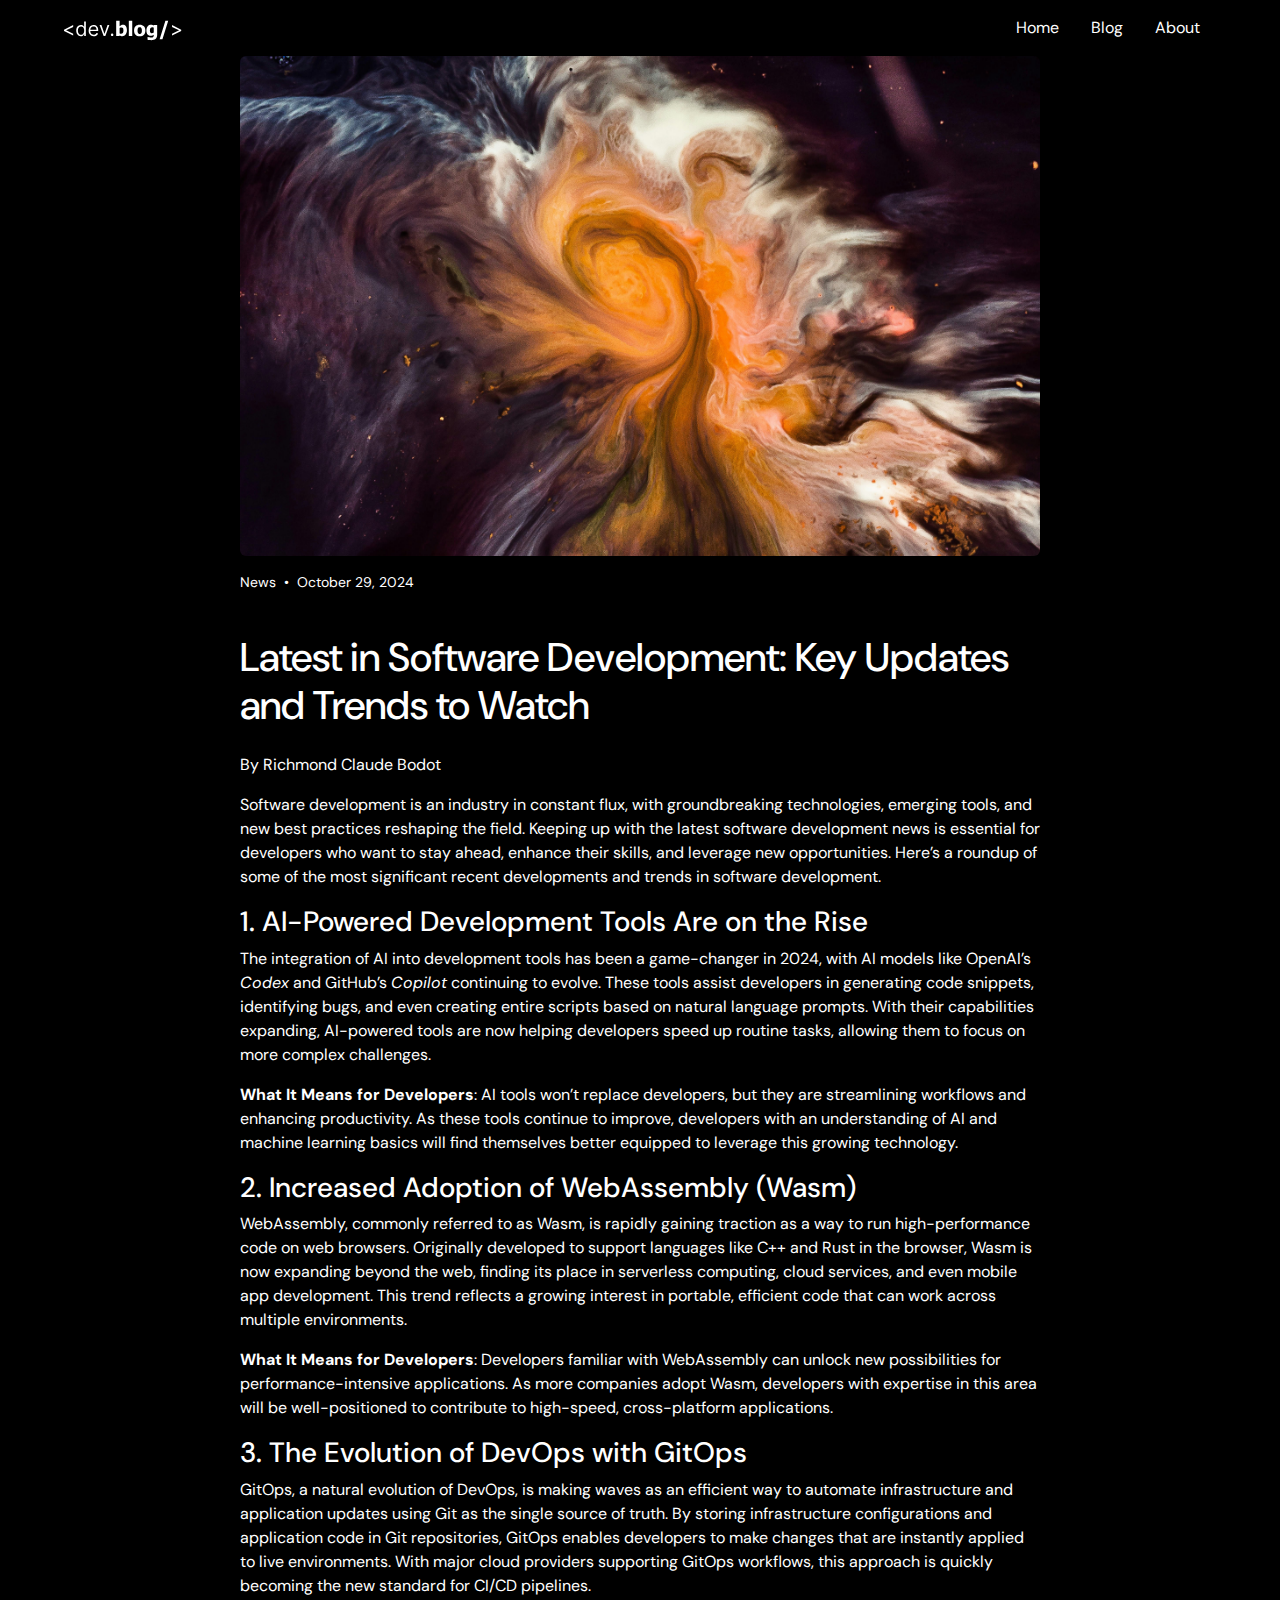
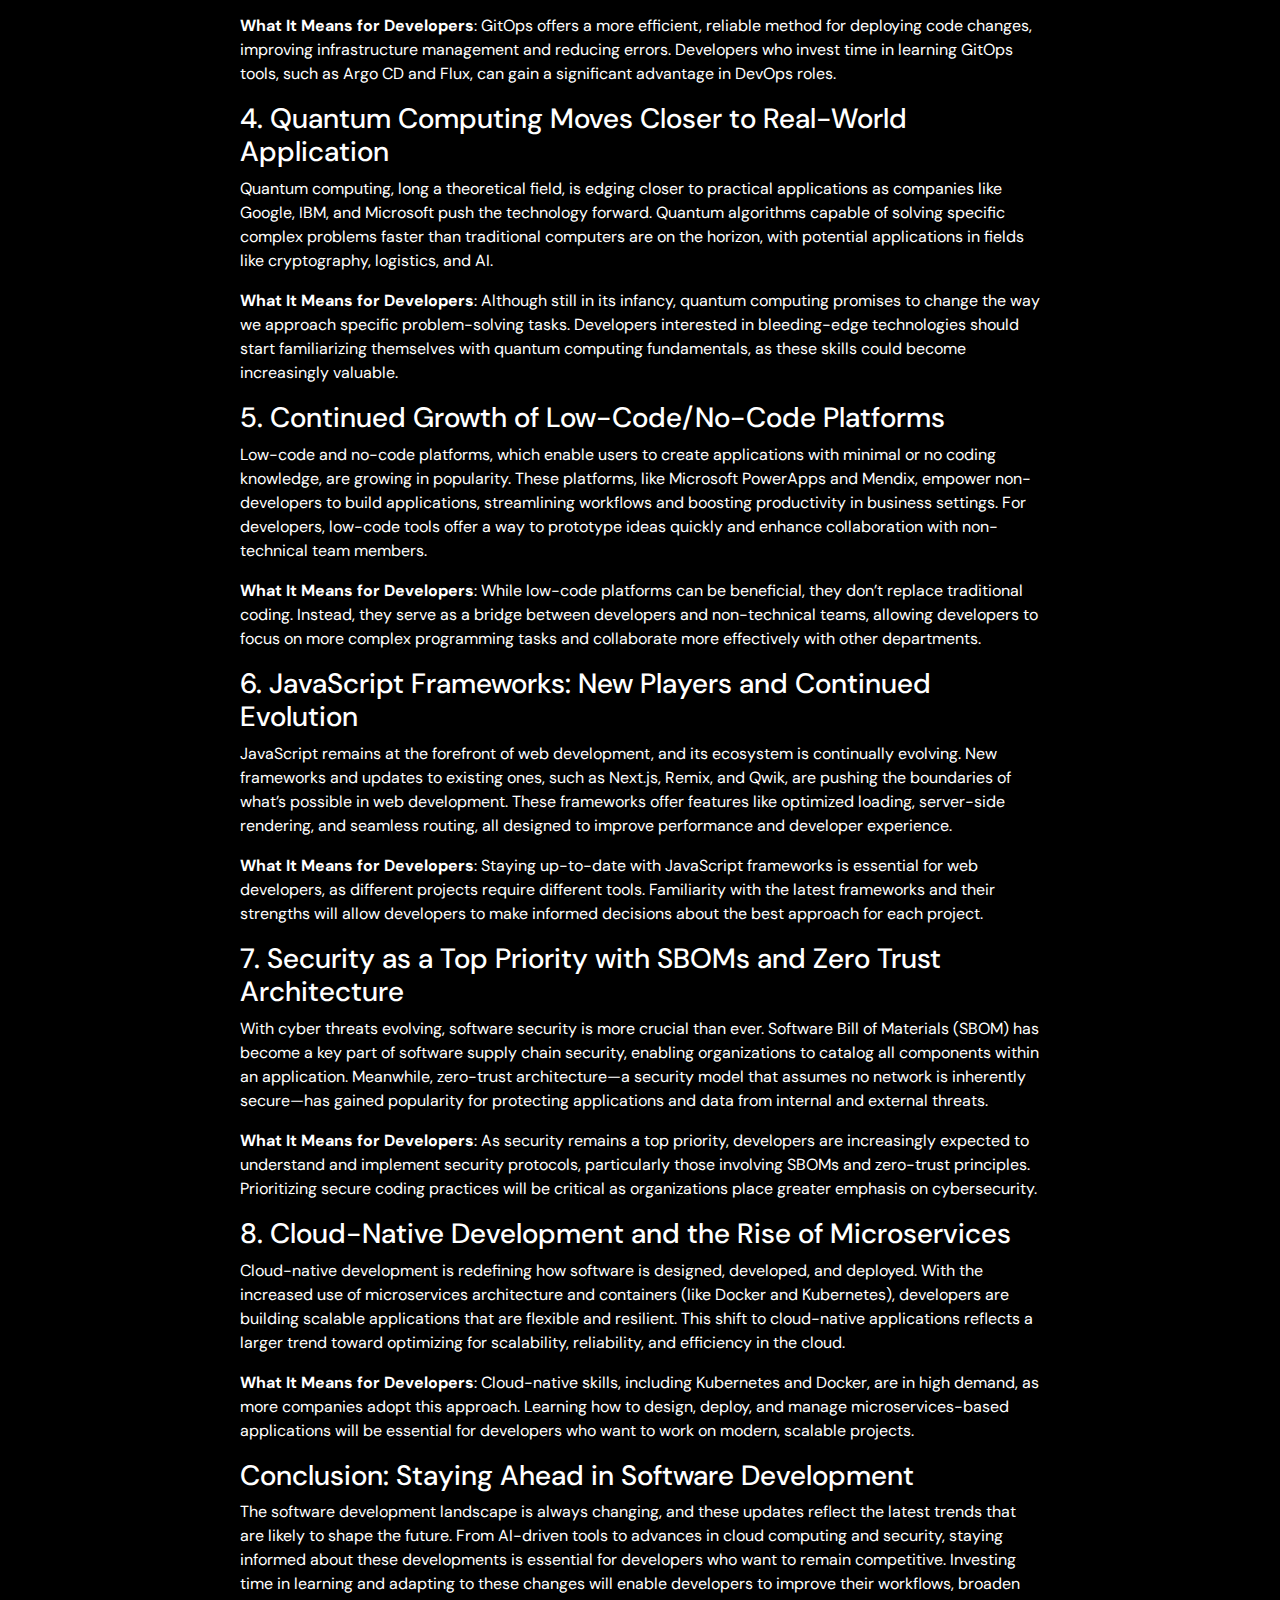
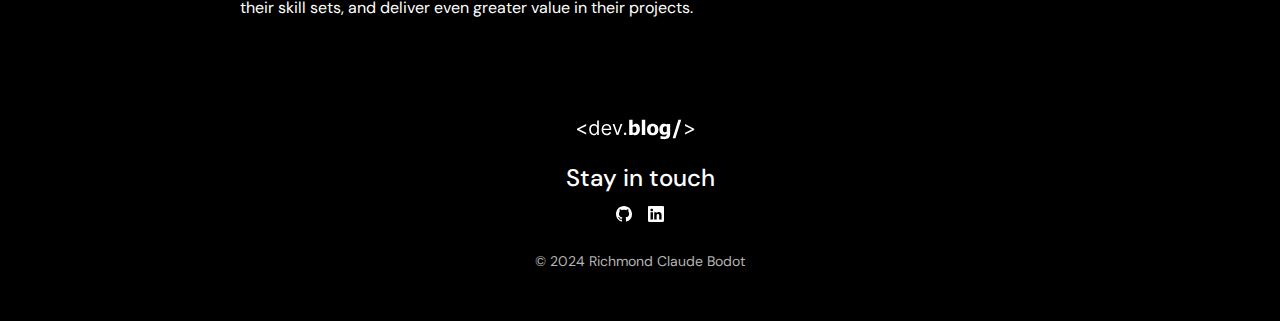
<file: 2024/10/29/latest-in-software-development-key-updates-and-trends-to-watch/index.html>
<!DOCTYPE html>
<html lang="en">
<head>
    <meta charset="UTF-8">
    <meta name="viewport" content="width=device-width, initial-scale=1.0">
    <title>Latest in Software Development: Key Updates and Trends to Watch &#8211; devBlog</title>
<meta name="robots" content="max-image-preview:large">
<link rel="dns-prefetch" href="//cdn.jsdelivr.net">
<link rel="dns-prefetch" href="//i0.wp.com">
<link rel="alternate" type="application/rss+xml" title="devBlog &raquo; Latest in Software Development: Key Updates and Trends to Watch Comments Feed" href="./feed/index.html">

<link rel="stylesheet" id="all-css-e515d935cff136f8aa0b6615e4f0e771" href="./../../../../wp-includes/css/dist/block-library/style.min.css?m=1731668490" type="text/css" media="all">
<style id="wp-emoji-styles-inline-css">img.wp-smiley, img.emoji {
		display: inline !important;
		border: none !important;
		box-shadow: none !important;
		height: 1em !important;
		width: 1em !important;
		margin: 0 0.07em !important;
		vertical-align: -0.1em !important;
		background: none !important;
		padding: 0 !important;
	}</style>
<style id="classic-theme-styles-inline-css">/*! This file is auto-generated */
.wp-block-button__link{color:#fff;background-color:#32373c;border-radius:9999px;box-shadow:none;text-decoration:none;padding:calc(.667em + 2px) calc(1.333em + 2px);font-size:1.125em}.wp-block-file__button{background:#32373c;color:#fff;text-decoration:none}</style>
<style id="global-styles-inline-css">:root{--wp--preset--aspect-ratio--square: 1;--wp--preset--aspect-ratio--4-3: 4/3;--wp--preset--aspect-ratio--3-4: 3/4;--wp--preset--aspect-ratio--3-2: 3/2;--wp--preset--aspect-ratio--2-3: 2/3;--wp--preset--aspect-ratio--16-9: 16/9;--wp--preset--aspect-ratio--9-16: 9/16;--wp--preset--color--black: #000000;--wp--preset--color--cyan-bluish-gray: #abb8c3;--wp--preset--color--white: #ffffff;--wp--preset--color--pale-pink: #f78da7;--wp--preset--color--vivid-red: #cf2e2e;--wp--preset--color--luminous-vivid-orange: #ff6900;--wp--preset--color--luminous-vivid-amber: #fcb900;--wp--preset--color--light-green-cyan: #7bdcb5;--wp--preset--color--vivid-green-cyan: #00d084;--wp--preset--color--pale-cyan-blue: #8ed1fc;--wp--preset--color--vivid-cyan-blue: #0693e3;--wp--preset--color--vivid-purple: #9b51e0;--wp--preset--gradient--vivid-cyan-blue-to-vivid-purple: linear-gradient(135deg,rgba(6,147,227,1) 0%,rgb(155,81,224) 100%);--wp--preset--gradient--light-green-cyan-to-vivid-green-cyan: linear-gradient(135deg,rgb(122,220,180) 0%,rgb(0,208,130) 100%);--wp--preset--gradient--luminous-vivid-amber-to-luminous-vivid-orange: linear-gradient(135deg,rgba(252,185,0,1) 0%,rgba(255,105,0,1) 100%);--wp--preset--gradient--luminous-vivid-orange-to-vivid-red: linear-gradient(135deg,rgba(255,105,0,1) 0%,rgb(207,46,46) 100%);--wp--preset--gradient--very-light-gray-to-cyan-bluish-gray: linear-gradient(135deg,rgb(238,238,238) 0%,rgb(169,184,195) 100%);--wp--preset--gradient--cool-to-warm-spectrum: linear-gradient(135deg,rgb(74,234,220) 0%,rgb(151,120,209) 20%,rgb(207,42,186) 40%,rgb(238,44,130) 60%,rgb(251,105,98) 80%,rgb(254,248,76) 100%);--wp--preset--gradient--blush-light-purple: linear-gradient(135deg,rgb(255,206,236) 0%,rgb(152,150,240) 100%);--wp--preset--gradient--blush-bordeaux: linear-gradient(135deg,rgb(254,205,165) 0%,rgb(254,45,45) 50%,rgb(107,0,62) 100%);--wp--preset--gradient--luminous-dusk: linear-gradient(135deg,rgb(255,203,112) 0%,rgb(199,81,192) 50%,rgb(65,88,208) 100%);--wp--preset--gradient--pale-ocean: linear-gradient(135deg,rgb(255,245,203) 0%,rgb(182,227,212) 50%,rgb(51,167,181) 100%);--wp--preset--gradient--electric-grass: linear-gradient(135deg,rgb(202,248,128) 0%,rgb(113,206,126) 100%);--wp--preset--gradient--midnight: linear-gradient(135deg,rgb(2,3,129) 0%,rgb(40,116,252) 100%);--wp--preset--font-size--small: 13px;--wp--preset--font-size--medium: 20px;--wp--preset--font-size--large: 36px;--wp--preset--font-size--x-large: 42px;--wp--preset--spacing--20: 0.44rem;--wp--preset--spacing--30: 0.67rem;--wp--preset--spacing--40: 1rem;--wp--preset--spacing--50: 1.5rem;--wp--preset--spacing--60: 2.25rem;--wp--preset--spacing--70: 3.38rem;--wp--preset--spacing--80: 5.06rem;--wp--preset--shadow--natural: 6px 6px 9px rgba(0, 0, 0, 0.2);--wp--preset--shadow--deep: 12px 12px 50px rgba(0, 0, 0, 0.4);--wp--preset--shadow--sharp: 6px 6px 0px rgba(0, 0, 0, 0.2);--wp--preset--shadow--outlined: 6px 6px 0px -3px rgba(255, 255, 255, 1), 6px 6px rgba(0, 0, 0, 1);--wp--preset--shadow--crisp: 6px 6px 0px rgba(0, 0, 0, 1);}:where(.is-layout-flex){gap: 0.5em;}:where(.is-layout-grid){gap: 0.5em;}body .is-layout-flex{display: flex;}.is-layout-flex{flex-wrap: wrap;align-items: center;}.is-layout-flex > :is(*, div){margin: 0;}body .is-layout-grid{display: grid;}.is-layout-grid > :is(*, div){margin: 0;}:where(.wp-block-columns.is-layout-flex){gap: 2em;}:where(.wp-block-columns.is-layout-grid){gap: 2em;}:where(.wp-block-post-template.is-layout-flex){gap: 1.25em;}:where(.wp-block-post-template.is-layout-grid){gap: 1.25em;}.has-black-color{color: var(--wp--preset--color--black) !important;}.has-cyan-bluish-gray-color{color: var(--wp--preset--color--cyan-bluish-gray) !important;}.has-white-color{color: var(--wp--preset--color--white) !important;}.has-pale-pink-color{color: var(--wp--preset--color--pale-pink) !important;}.has-vivid-red-color{color: var(--wp--preset--color--vivid-red) !important;}.has-luminous-vivid-orange-color{color: var(--wp--preset--color--luminous-vivid-orange) !important;}.has-luminous-vivid-amber-color{color: var(--wp--preset--color--luminous-vivid-amber) !important;}.has-light-green-cyan-color{color: var(--wp--preset--color--light-green-cyan) !important;}.has-vivid-green-cyan-color{color: var(--wp--preset--color--vivid-green-cyan) !important;}.has-pale-cyan-blue-color{color: var(--wp--preset--color--pale-cyan-blue) !important;}.has-vivid-cyan-blue-color{color: var(--wp--preset--color--vivid-cyan-blue) !important;}.has-vivid-purple-color{color: var(--wp--preset--color--vivid-purple) !important;}.has-black-background-color{background-color: var(--wp--preset--color--black) !important;}.has-cyan-bluish-gray-background-color{background-color: var(--wp--preset--color--cyan-bluish-gray) !important;}.has-white-background-color{background-color: var(--wp--preset--color--white) !important;}.has-pale-pink-background-color{background-color: var(--wp--preset--color--pale-pink) !important;}.has-vivid-red-background-color{background-color: var(--wp--preset--color--vivid-red) !important;}.has-luminous-vivid-orange-background-color{background-color: var(--wp--preset--color--luminous-vivid-orange) !important;}.has-luminous-vivid-amber-background-color{background-color: var(--wp--preset--color--luminous-vivid-amber) !important;}.has-light-green-cyan-background-color{background-color: var(--wp--preset--color--light-green-cyan) !important;}.has-vivid-green-cyan-background-color{background-color: var(--wp--preset--color--vivid-green-cyan) !important;}.has-pale-cyan-blue-background-color{background-color: var(--wp--preset--color--pale-cyan-blue) !important;}.has-vivid-cyan-blue-background-color{background-color: var(--wp--preset--color--vivid-cyan-blue) !important;}.has-vivid-purple-background-color{background-color: var(--wp--preset--color--vivid-purple) !important;}.has-black-border-color{border-color: var(--wp--preset--color--black) !important;}.has-cyan-bluish-gray-border-color{border-color: var(--wp--preset--color--cyan-bluish-gray) !important;}.has-white-border-color{border-color: var(--wp--preset--color--white) !important;}.has-pale-pink-border-color{border-color: var(--wp--preset--color--pale-pink) !important;}.has-vivid-red-border-color{border-color: var(--wp--preset--color--vivid-red) !important;}.has-luminous-vivid-orange-border-color{border-color: var(--wp--preset--color--luminous-vivid-orange) !important;}.has-luminous-vivid-amber-border-color{border-color: var(--wp--preset--color--luminous-vivid-amber) !important;}.has-light-green-cyan-border-color{border-color: var(--wp--preset--color--light-green-cyan) !important;}.has-vivid-green-cyan-border-color{border-color: var(--wp--preset--color--vivid-green-cyan) !important;}.has-pale-cyan-blue-border-color{border-color: var(--wp--preset--color--pale-cyan-blue) !important;}.has-vivid-cyan-blue-border-color{border-color: var(--wp--preset--color--vivid-cyan-blue) !important;}.has-vivid-purple-border-color{border-color: var(--wp--preset--color--vivid-purple) !important;}.has-vivid-cyan-blue-to-vivid-purple-gradient-background{background: var(--wp--preset--gradient--vivid-cyan-blue-to-vivid-purple) !important;}.has-light-green-cyan-to-vivid-green-cyan-gradient-background{background: var(--wp--preset--gradient--light-green-cyan-to-vivid-green-cyan) !important;}.has-luminous-vivid-amber-to-luminous-vivid-orange-gradient-background{background: var(--wp--preset--gradient--luminous-vivid-amber-to-luminous-vivid-orange) !important;}.has-luminous-vivid-orange-to-vivid-red-gradient-background{background: var(--wp--preset--gradient--luminous-vivid-orange-to-vivid-red) !important;}.has-very-light-gray-to-cyan-bluish-gray-gradient-background{background: var(--wp--preset--gradient--very-light-gray-to-cyan-bluish-gray) !important;}.has-cool-to-warm-spectrum-gradient-background{background: var(--wp--preset--gradient--cool-to-warm-spectrum) !important;}.has-blush-light-purple-gradient-background{background: var(--wp--preset--gradient--blush-light-purple) !important;}.has-blush-bordeaux-gradient-background{background: var(--wp--preset--gradient--blush-bordeaux) !important;}.has-luminous-dusk-gradient-background{background: var(--wp--preset--gradient--luminous-dusk) !important;}.has-pale-ocean-gradient-background{background: var(--wp--preset--gradient--pale-ocean) !important;}.has-electric-grass-gradient-background{background: var(--wp--preset--gradient--electric-grass) !important;}.has-midnight-gradient-background{background: var(--wp--preset--gradient--midnight) !important;}.has-small-font-size{font-size: var(--wp--preset--font-size--small) !important;}.has-medium-font-size{font-size: var(--wp--preset--font-size--medium) !important;}.has-large-font-size{font-size: var(--wp--preset--font-size--large) !important;}.has-x-large-font-size{font-size: var(--wp--preset--font-size--x-large) !important;}
:where(.wp-block-post-template.is-layout-flex){gap: 1.25em;}:where(.wp-block-post-template.is-layout-grid){gap: 1.25em;}
:where(.wp-block-columns.is-layout-flex){gap: 2em;}:where(.wp-block-columns.is-layout-grid){gap: 2em;}
:root :where(.wp-block-pullquote){font-size: 1.5em;line-height: 1.6;}</style>
<link rel="stylesheet" id="devBlog_bootstrap-css" href="https://cdn.jsdelivr.net/npm/bootstrap@5.3.3/dist/css/bootstrap.min.css?ver=5.3.3" media="all">
<link rel="stylesheet" id="devBlog_splideCSS-css" href="./../../../../wp-content/themes/devBlog%20Theme/./assets/splide-4.1.3/dist/css/splide.min.css?ver=4.1.3" media="all">
<link rel="stylesheet" id="devBlog_cssStyles-css" href="./../../../../wp-content/themes/devBlog%20Theme/style.css?ver=1.0.51" media="all">
<link rel="https://api.w.org/" href="./../../../../wp-json/index.html">
<link rel="alternate" title="JSON" type="application/json" href="./../../../../wp-json/wp/v2/posts/33/index.html">
<link rel="EditURI" type="application/rsd+xml" title="RSD" href="./../../../../xmlrpc.php?rsd">
<meta name="generator" content="WordPress 6.7">
<link rel="canonical" href="./index.html">
<link rel="shortlink" href="./../../../../index.html?p=33">
<link rel="alternate" title="oEmbed (JSON)" type="application/json+oembed" href="./../../../../wp-json/oembed/1.0/embed/index.html?url=.%2F%2F2024%2F10%2F29%2Flatest-in-software-development-key-updates-and-trends-to-watch%2F">
<link rel="alternate" title="oEmbed (XML)" type="text/xml+oembed" href="./../../../../wp-json/oembed/1.0/embed/index.html?url=.%2F%2F2024%2F10%2F29%2Flatest-in-software-development-key-updates-and-trends-to-watch%2F#038;format=xml">
<link rel="icon" href="./../../../../wp-content/uploads/2024/11/Site_logo-removebg-preview.png" sizes="32x32">
<link rel="icon" href="./../../../../wp-content/uploads/2024/11/Site_logo-removebg-preview.png" sizes="192x192">
<link rel="apple-touch-icon" href="./../../../../wp-content/uploads/2024/11/Site_logo-removebg-preview.png">
<meta name="msapplication-TileImage" content="./../../../../wp-content/uploads/2024/11/Site_logo-removebg-preview.png">
<style id="wpforms-css-vars-root">:root {
					--wpforms-field-border-radius: 3px;
--wpforms-field-border-style: solid;
--wpforms-field-border-size: 1px;
--wpforms-field-background-color: #ffffff;
--wpforms-field-border-color: rgba( 0, 0, 0, 0.25 );
--wpforms-field-border-color-spare: rgba( 0, 0, 0, 0.25 );
--wpforms-field-text-color: rgba( 0, 0, 0, 0.7 );
--wpforms-field-menu-color: #ffffff;
--wpforms-label-color: rgba( 0, 0, 0, 0.85 );
--wpforms-label-sublabel-color: rgba( 0, 0, 0, 0.55 );
--wpforms-label-error-color: #d63637;
--wpforms-button-border-radius: 3px;
--wpforms-button-border-style: none;
--wpforms-button-border-size: 1px;
--wpforms-button-background-color: #066aab;
--wpforms-button-border-color: #066aab;
--wpforms-button-text-color: #ffffff;
--wpforms-page-break-color: #066aab;
--wpforms-background-image: none;
--wpforms-background-position: center center;
--wpforms-background-repeat: no-repeat;
--wpforms-background-size: cover;
--wpforms-background-width: 100px;
--wpforms-background-height: 100px;
--wpforms-background-color: rgba( 0, 0, 0, 0 );
--wpforms-background-url: none;
--wpforms-container-padding: 0px;
--wpforms-container-border-style: none;
--wpforms-container-border-width: 1px;
--wpforms-container-border-color: #000000;
--wpforms-container-border-radius: 3px;
--wpforms-field-size-input-height: 43px;
--wpforms-field-size-input-spacing: 15px;
--wpforms-field-size-font-size: 16px;
--wpforms-field-size-line-height: 19px;
--wpforms-field-size-padding-h: 14px;
--wpforms-field-size-checkbox-size: 16px;
--wpforms-field-size-sublabel-spacing: 5px;
--wpforms-field-size-icon-size: 1;
--wpforms-label-size-font-size: 16px;
--wpforms-label-size-line-height: 19px;
--wpforms-label-size-sublabel-font-size: 14px;
--wpforms-label-size-sublabel-line-height: 17px;
--wpforms-button-size-font-size: 17px;
--wpforms-button-size-height: 41px;
--wpforms-button-size-padding-h: 15px;
--wpforms-button-size-margin-top: 10px;
--wpforms-container-shadow-size-box-shadow: none;

				}</style>
</head>
<body class="bg-black ms-3 me-3">
    <nav class="navbar navbar-expand-sm navbar-light">
        <div class="container-fluid ps-md-5 pe-md-5 ps-3 pe-3">
            <a class="navbar-brand" href="./../../../../index.html" style="margin:0; object-fit:cover;">


             
                <svg width="118" height="21" viewbox="0 0 118 21" fill="none" xmlns="http://www.w3.org/2000/svg">
                <path d="M0.0170455 10.8864V9.75L9.16477 5.09091V6.90909L2.14773 10.2898L2.20455 10.1761V10.4602L2.14773 10.3466L9.16477 13.7273V15.5455L0.0170455 10.8864ZM16.837 16.2273C15.9279 16.2273 15.1254 15.9976 14.4293 15.5384C13.7333 15.0743 13.1888 14.4209 12.7958 13.5781C12.4028 12.7306 12.2063 11.7292 12.2063 10.5739C12.2063 9.42803 12.4028 8.43371 12.7958 7.59091C13.1888 6.74811 13.7357 6.09706 14.4364 5.63778C15.1372 5.1785 15.9469 4.94886 16.8654 4.94886C17.5756 4.94886 18.1367 5.06723 18.5487 5.30398C18.9653 5.53598 19.2826 5.80114 19.5004 6.09943C19.7229 6.39299 19.8957 6.63447 20.0188 6.82386H20.1609V1.45455H21.837V16H20.2177V14.3239H20.0188C19.8957 14.5227 19.7205 14.7737 19.4933 15.0767C19.266 15.375 18.9416 15.6425 18.5202 15.8793C18.0988 16.1113 17.5378 16.2273 16.837 16.2273ZM17.0643 14.7216C17.7366 14.7216 18.3048 14.5464 18.7688 14.196C19.2328 13.8409 19.5856 13.3509 19.8271 12.7259C20.0685 12.0961 20.1893 11.3693 20.1893 10.5455C20.1893 9.73106 20.0709 9.01847 19.8342 8.40767C19.5974 7.79214 19.247 7.31392 18.783 6.97301C18.319 6.62737 17.7461 6.45455 17.0643 6.45455C16.354 6.45455 15.7622 6.63684 15.2887 7.00142C14.82 7.36127 14.4672 7.85133 14.2305 8.47159C13.9985 9.08712 13.8825 9.77841 13.8825 10.5455C13.8825 11.322 14.0008 12.0275 14.2376 12.6619C14.479 13.2917 14.8342 13.7936 15.3029 14.1676C15.7764 14.5369 16.3635 14.7216 17.0643 14.7216ZM29.7134 16.2273C28.6623 16.2273 27.7556 15.9953 26.9933 15.5312C26.2357 15.0625 25.6509 14.4091 25.239 13.571C24.8318 12.7282 24.6282 11.7481 24.6282 10.6307C24.6282 9.51326 24.8318 8.52841 25.239 7.67614C25.6509 6.81913 26.2238 6.15152 26.9577 5.6733C27.6964 5.19034 28.5581 4.94886 29.543 4.94886C30.1112 4.94886 30.6722 5.04356 31.2262 5.23295C31.7802 5.42235 32.2844 5.73011 32.739 6.15625C33.1935 6.57765 33.5558 7.13636 33.8256 7.83239C34.0955 8.52841 34.2305 9.38542 34.2305 10.4034V11.1136H25.8214V9.66477H32.5259C32.5259 9.04924 32.4028 8.5 32.1566 8.01705C31.9151 7.53409 31.5695 7.15294 31.1197 6.87358C30.6746 6.59422 30.149 6.45455 29.543 6.45455C28.8754 6.45455 28.2977 6.62026 27.81 6.9517C27.3271 7.27841 26.9554 7.70455 26.695 8.23011C26.4345 8.75568 26.3043 9.31913 26.3043 9.92045V10.8864C26.3043 11.7102 26.4464 12.4086 26.7305 12.9815C27.0193 13.5497 27.4194 13.983 27.9308 14.2812C28.4421 14.5748 29.0363 14.7216 29.7134 14.7216C30.1538 14.7216 30.5515 14.66 30.9066 14.5369C31.2665 14.4091 31.5766 14.2197 31.837 13.9688C32.0974 13.7131 32.2987 13.3958 32.4407 13.017L34.06 13.4716C33.8896 14.0208 33.6031 14.5038 33.2006 14.9205C32.7982 15.3324 32.301 15.6544 31.7092 15.8864C31.1173 16.1136 30.4521 16.2273 29.7134 16.2273ZM45.3686 5.09091L41.3345 16H39.63L35.5959 5.09091H37.4141L40.4254 13.7841H40.5391L43.5504 5.09091H45.3686ZM48.119 16.1136C47.7686 16.1136 47.4679 15.9882 47.217 15.7372C46.966 15.4863 46.8406 15.1856 46.8406 14.8352C46.8406 14.4848 46.966 14.1842 47.217 13.9332C47.4679 13.6823 47.7686 13.5568 48.119 13.5568C48.4693 13.5568 48.77 13.6823 49.021 13.9332C49.2719 14.1842 49.3974 14.4848 49.3974 14.8352C49.3974 15.0672 49.3382 15.2803 49.2198 15.4744C49.1062 15.6686 48.9523 15.8248 48.7582 15.9432C48.5688 16.0568 48.3557 16.1136 48.119 16.1136ZM59.4355 10.4336C59.4355 9.33984 59.2695 8.55859 58.9375 8.08984C58.6055 7.62109 58.0944 7.38672 57.4043 7.38672C57.0983 7.38672 56.7923 7.43555 56.4863 7.5332C56.1868 7.63086 55.8906 7.77734 55.5977 7.97266V13.4805C55.8255 13.5716 56.0534 13.6335 56.2812 13.666C56.5156 13.6986 56.7467 13.7148 56.9746 13.7148C57.8014 13.7148 58.4167 13.4414 58.8203 12.8945C59.2305 12.3477 59.4355 11.5273 59.4355 10.4336ZM62.9316 10.3652C62.9316 12.11 62.4889 13.5228 61.6035 14.6035C60.7181 15.6777 59.6211 16.2148 58.3125 16.2148C57.7656 16.2148 57.2904 16.153 56.8867 16.0293C56.4831 15.9056 56.0534 15.7135 55.5977 15.4531L55.4512 16H52.1797V0.804688H55.5977V6.17578C56.099 5.74609 56.61 5.39779 57.1309 5.13086C57.6517 4.86393 58.2539 4.73047 58.9375 4.73047C60.2135 4.73047 61.1966 5.22852 61.8867 6.22461C62.5833 7.2207 62.9316 8.60091 62.9316 10.3652ZM68.2344 16H64.8164V0.804688H68.2344V16ZM81.3789 10.5215C81.3789 12.3249 80.8841 13.7474 79.8945 14.7891C78.9115 15.8242 77.5182 16.3418 75.7148 16.3418C73.9245 16.3418 72.5312 15.8242 71.5352 14.7891C70.5456 13.7474 70.0508 12.3249 70.0508 10.5215C70.0508 8.69857 70.5456 7.27279 71.5352 6.24414C72.5312 5.20898 73.9245 4.69141 75.7148 4.69141C77.5117 4.69141 78.9049 5.21224 79.8945 6.25391C80.8841 7.28906 81.3789 8.71159 81.3789 10.5215ZM77.873 10.541C77.873 9.88997 77.8177 9.34961 77.707 8.91992C77.6029 8.48372 77.4564 8.13542 77.2676 7.875C77.0658 7.60156 76.8379 7.41276 76.584 7.30859C76.3301 7.19792 76.0404 7.14258 75.7148 7.14258C75.4089 7.14258 75.1322 7.19141 74.8848 7.28906C74.6374 7.38021 74.4095 7.55924 74.2012 7.82617C74.0059 8.08008 73.8496 8.42839 73.7324 8.87109C73.6152 9.3138 73.5566 9.87044 73.5566 10.541C73.5566 11.2116 73.612 11.7552 73.7227 12.1719C73.8333 12.582 73.9766 12.9108 74.1523 13.1582C74.3346 13.4121 74.5625 13.5977 74.8359 13.7148C75.1094 13.832 75.4121 13.8906 75.7441 13.8906C76.0176 13.8906 76.2943 13.832 76.5742 13.7148C76.8607 13.5977 77.0885 13.4219 77.2578 13.1875C77.4596 12.9076 77.6126 12.5723 77.7168 12.1816C77.821 11.7845 77.873 11.2376 77.873 10.541ZM89.748 12.543V7.57227C89.5788 7.49414 89.3704 7.42904 89.123 7.37695C88.8757 7.32487 88.6283 7.29883 88.3809 7.29883C87.5605 7.29883 86.9421 7.56576 86.5254 8.09961C86.1152 8.62695 85.9102 9.36589 85.9102 10.3164C85.9102 10.7917 85.9395 11.1953 85.998 11.5273C86.0632 11.8529 86.1803 12.1426 86.3496 12.3965C86.5124 12.6439 86.724 12.8327 86.9844 12.9629C87.2513 13.0866 87.5898 13.1484 88 13.1484C88.306 13.1484 88.6055 13.0964 88.8984 12.9922C89.1979 12.888 89.4811 12.7383 89.748 12.543ZM93.166 14.7402C93.166 15.7559 93.0195 16.6185 92.7266 17.3281C92.4336 18.0378 92.0332 18.5911 91.5254 18.9883C91.0176 19.3919 90.4089 19.6816 89.6992 19.8574C88.9896 20.0397 88.2018 20.1309 87.3359 20.1309C86.6068 20.1309 85.9134 20.082 85.2559 19.9844C84.6048 19.8932 84.0384 19.7858 83.5566 19.6621V16.918H83.957C84.1263 16.9831 84.3249 17.0547 84.5527 17.1328C84.7871 17.2109 85.0215 17.2826 85.2559 17.3477C85.5358 17.4193 85.8092 17.4779 86.0762 17.5234C86.3431 17.569 86.6165 17.5918 86.8965 17.5918C87.4759 17.5918 87.9577 17.5299 88.3418 17.4062C88.7324 17.2891 89.0254 17.1198 89.2207 16.8984C89.416 16.6706 89.5527 16.4004 89.6309 16.0879C89.709 15.7819 89.748 15.3945 89.748 14.9258V14.7207C89.3639 15.0592 88.918 15.3327 88.4102 15.541C87.9089 15.7428 87.3913 15.8438 86.8574 15.8438C85.4382 15.8438 84.3411 15.3815 83.5664 14.457C82.7982 13.5326 82.4141 12.1263 82.4141 10.2383C82.4141 9.37891 82.5312 8.60742 82.7656 7.92383C83.0065 7.24023 83.3385 6.65755 83.7617 6.17578C84.1654 5.71354 84.6536 5.35872 85.2266 5.11133C85.7995 4.85742 86.3952 4.73047 87.0137 4.73047C87.5736 4.73047 88.0749 4.80208 88.5176 4.94531C88.9603 5.08854 89.3639 5.2806 89.7285 5.52148L89.8555 5.0332H93.166V14.7402ZM104.23 0.804688L98.4395 19.1641H95.6367L101.398 0.804688H104.23ZM117.192 10.8864L108.044 15.5455V13.7273L115.061 10.3466L115.005 10.4602V10.1761L115.061 10.2898L108.044 6.90909V5.09091L117.192 9.75V10.8864Z" fill="white"></path>
                </svg>
            

            </a>
            <button class="navbar-toggler border-0 shadow-none p-0" type="button" data-bs-toggle="collapse" data-bs-target="#navbarID" aria-controls="navbarID" aria-expanded="false" aria-label="Toggle navigation">
                <svg xmlns="http://www.w3.org/2000/svg" width="30" height="30" fill="currentColor" class="bi bi-list" viewbox="0 0 16 16">
                    <path fill-rule="evenodd" d="M2.5 12a.5.5 0 0 1 .5-.5h10a.5.5 0 0 1 0 1H3a.5.5 0 0 1-.5-.5m0-4a.5.5 0 0 1 .5-.5h10a.5.5 0 0 1 0 1H3a.5.5 0 0 1-.5-.5m0-4a.5.5 0 0 1 .5-.5h10a.5.5 0 0 1 0 1H3a.5.5 0 0 1-.5-.5" fill="white"></path>
                </svg>
            </button>
            <div class="collapse navbar-collapse justify-content-end" id="navbarID">
                <div class="navbar-nav">
                <div class="menu-navigations-container"><ul id="menu-navigations" class="navbar-nav me-auto mb-2 mb-lg-0">
<li id="menu-item-77" class="menu-item menu-item-type-post_type menu-item-object-page menu-item-home menu-item-77 nav-item"><a href="./../../../../index.html" class="nav-link active ps-3 pe-3 text-white">Home</a></li>
<li id="menu-item-76" class="menu-item menu-item-type-post_type menu-item-object-page current_page_parent menu-item-76 nav-item"><a href="./../../../../blog/index.html" class="nav-link active ps-3 pe-3 text-white">Blog</a></li>
<li id="menu-item-43" class="menu-item menu-item-type-post_type menu-item-object-page menu-item-43 nav-item"><a href="./../../../../about/index.html" class="nav-link active ps-3 pe-3 text-white">About</a></li>
</ul></div>                </div>
            </div>
        </div>
    </nav>
<article class="post-article text-white m-auto">
<img width="150" height="150" src="./../../../../wp-content/uploads/2024/10/joel-filipe-QwoNAhbmLLo-unsplash.jpg" class="post-thumbnail img-fluid rounded wp-post-image" alt="" decoding="async"><div class="d-flex mt-3" style="font-size: 14px">
    <p class="">News</p>
    <p class="ms-2 me-2">•</p>
    <p class="">October 29, 2024</p>
</div>
<h1 class="mt-4 mb-4">Latest in Software Development: Key Updates and Trends to Watch</h1>

<p class="">By Richmond Claude Bodot</p>


<p>Software development is an industry in constant flux, with groundbreaking technologies, emerging tools, and new best practices reshaping the field. Keeping up with the latest software development news is essential for developers who want to stay ahead, enhance their skills, and leverage new opportunities. Here’s a roundup of some of the most significant recent developments and trends in software development.</p>



<h3 class="wp-block-heading">1. AI-Powered Development Tools Are on the Rise</h3>



<p>The integration of AI into development tools has been a game-changer in 2024, with AI models like OpenAI’s <em>Codex</em> and GitHub’s <em>Copilot</em> continuing to evolve. These tools assist developers in generating code snippets, identifying bugs, and even creating entire scripts based on natural language prompts. With their capabilities expanding, AI-powered tools are now helping developers speed up routine tasks, allowing them to focus on more complex challenges.</p>



<p><strong>What It Means for Developers</strong>: AI tools won’t replace developers, but they are streamlining workflows and enhancing productivity. As these tools continue to improve, developers with an understanding of AI and machine learning basics will find themselves better equipped to leverage this growing technology.</p>



<h3 class="wp-block-heading">2. Increased Adoption of WebAssembly (Wasm)</h3>



<p>WebAssembly, commonly referred to as Wasm, is rapidly gaining traction as a way to run high-performance code on web browsers. Originally developed to support languages like C++ and Rust in the browser, Wasm is now expanding beyond the web, finding its place in serverless computing, cloud services, and even mobile app development. This trend reflects a growing interest in portable, efficient code that can work across multiple environments.</p>



<p><strong>What It Means for Developers</strong>: Developers familiar with WebAssembly can unlock new possibilities for performance-intensive applications. As more companies adopt Wasm, developers with expertise in this area will be well-positioned to contribute to high-speed, cross-platform applications.</p>



<h3 class="wp-block-heading">3. The Evolution of DevOps with GitOps</h3>



<p>GitOps, a natural evolution of DevOps, is making waves as an efficient way to automate infrastructure and application updates using Git as the single source of truth. By storing infrastructure configurations and application code in Git repositories, GitOps enables developers to make changes that are instantly applied to live environments. With major cloud providers supporting GitOps workflows, this approach is quickly becoming the new standard for CI/CD pipelines.</p>



<p><strong>What It Means for Developers</strong>: GitOps offers a more efficient, reliable method for deploying code changes, improving infrastructure management and reducing errors. Developers who invest time in learning GitOps tools, such as Argo CD and Flux, can gain a significant advantage in DevOps roles.</p>



<h3 class="wp-block-heading">4. Quantum Computing Moves Closer to Real-World Application</h3>



<p>Quantum computing, long a theoretical field, is edging closer to practical applications as companies like Google, IBM, and Microsoft push the technology forward. Quantum algorithms capable of solving specific complex problems faster than traditional computers are on the horizon, with potential applications in fields like cryptography, logistics, and AI.</p>



<p><strong>What It Means for Developers</strong>: Although still in its infancy, quantum computing promises to change the way we approach specific problem-solving tasks. Developers interested in bleeding-edge technologies should start familiarizing themselves with quantum computing fundamentals, as these skills could become increasingly valuable.</p>



<h3 class="wp-block-heading">5. Continued Growth of Low-Code/No-Code Platforms</h3>



<p>Low-code and no-code platforms, which enable users to create applications with minimal or no coding knowledge, are growing in popularity. These platforms, like Microsoft PowerApps and Mendix, empower non-developers to build applications, streamlining workflows and boosting productivity in business settings. For developers, low-code tools offer a way to prototype ideas quickly and enhance collaboration with non-technical team members.</p>



<p><strong>What It Means for Developers</strong>: While low-code platforms can be beneficial, they don’t replace traditional coding. Instead, they serve as a bridge between developers and non-technical teams, allowing developers to focus on more complex programming tasks and collaborate more effectively with other departments.</p>



<h3 class="wp-block-heading">6. JavaScript Frameworks: New Players and Continued Evolution</h3>



<p>JavaScript remains at the forefront of web development, and its ecosystem is continually evolving. New frameworks and updates to existing ones, such as Next.js, Remix, and Qwik, are pushing the boundaries of what’s possible in web development. These frameworks offer features like optimized loading, server-side rendering, and seamless routing, all designed to improve performance and developer experience.</p>



<p><strong>What It Means for Developers</strong>: Staying up-to-date with JavaScript frameworks is essential for web developers, as different projects require different tools. Familiarity with the latest frameworks and their strengths will allow developers to make informed decisions about the best approach for each project.</p>



<h3 class="wp-block-heading">7. Security as a Top Priority with SBOMs and Zero Trust Architecture</h3>



<p>With cyber threats evolving, software security is more crucial than ever. Software Bill of Materials (SBOM) has become a key part of software supply chain security, enabling organizations to catalog all components within an application. Meanwhile, zero-trust architecture—a security model that assumes no network is inherently secure—has gained popularity for protecting applications and data from internal and external threats.</p>



<p><strong>What It Means for Developers</strong>: As security remains a top priority, developers are increasingly expected to understand and implement security protocols, particularly those involving SBOMs and zero-trust principles. Prioritizing secure coding practices will be critical as organizations place greater emphasis on cybersecurity.</p>



<h3 class="wp-block-heading">8. Cloud-Native Development and the Rise of Microservices</h3>



<p>Cloud-native development is redefining how software is designed, developed, and deployed. With the increased use of microservices architecture and containers (like Docker and Kubernetes), developers are building scalable applications that are flexible and resilient. This shift to cloud-native applications reflects a larger trend toward optimizing for scalability, reliability, and efficiency in the cloud.</p>



<p><strong>What It Means for Developers</strong>: Cloud-native skills, including Kubernetes and Docker, are in high demand, as more companies adopt this approach. Learning how to design, deploy, and manage microservices-based applications will be essential for developers who want to work on modern, scalable projects.</p>



<h3 class="wp-block-heading">Conclusion: Staying Ahead in Software Development</h3>



<p>The software development landscape is always changing, and these updates reflect the latest trends that are likely to shape the future. From AI-driven tools to advances in cloud computing and security, staying informed about these developments is essential for developers who want to remain competitive. Investing time in learning and adapting to these changes will enable developers to improve their workflows, broaden their skill sets, and deliver even greater value in their projects.</p>
</article>
<footer class="footer-16371 text-white mt-5 pb-5 pt-5 m-auto">
      <div class="container" bis_skin_checked="1">
        <div class="row justify-content-center" bis_skin_checked="1">
          <div class="col-md-9 text-center" bis_skin_checked="1">
            <div class="footer-site-logo mb-4" bis_skin_checked="1">
                  <a href="./../../../../index.html" class="mb-3 me-2 mb-md-0 text-body-secondary text-decoration-none lh-1">
               
                  <svg width="118" height="21" viewbox="0 0 118 21" fill="none" xmlns="http://www.w3.org/2000/svg">
                    <path d="M0.0170455 10.8864V9.75L9.16477 5.09091V6.90909L2.14773 10.2898L2.20455 10.1761V10.4602L2.14773 10.3466L9.16477 13.7273V15.5455L0.0170455 10.8864ZM16.837 16.2273C15.9279 16.2273 15.1254 15.9976 14.4293 15.5384C13.7333 15.0743 13.1888 14.4209 12.7958 13.5781C12.4028 12.7306 12.2063 11.7292 12.2063 10.5739C12.2063 9.42803 12.4028 8.43371 12.7958 7.59091C13.1888 6.74811 13.7357 6.09706 14.4364 5.63778C15.1372 5.1785 15.9469 4.94886 16.8654 4.94886C17.5756 4.94886 18.1367 5.06723 18.5487 5.30398C18.9653 5.53598 19.2826 5.80114 19.5004 6.09943C19.7229 6.39299 19.8957 6.63447 20.0188 6.82386H20.1609V1.45455H21.837V16H20.2177V14.3239H20.0188C19.8957 14.5227 19.7205 14.7737 19.4933 15.0767C19.266 15.375 18.9416 15.6425 18.5202 15.8793C18.0988 16.1113 17.5378 16.2273 16.837 16.2273ZM17.0643 14.7216C17.7366 14.7216 18.3048 14.5464 18.7688 14.196C19.2328 13.8409 19.5856 13.3509 19.8271 12.7259C20.0685 12.0961 20.1893 11.3693 20.1893 10.5455C20.1893 9.73106 20.0709 9.01847 19.8342 8.40767C19.5974 7.79214 19.247 7.31392 18.783 6.97301C18.319 6.62737 17.7461 6.45455 17.0643 6.45455C16.354 6.45455 15.7622 6.63684 15.2887 7.00142C14.82 7.36127 14.4672 7.85133 14.2305 8.47159C13.9985 9.08712 13.8825 9.77841 13.8825 10.5455C13.8825 11.322 14.0008 12.0275 14.2376 12.6619C14.479 13.2917 14.8342 13.7936 15.3029 14.1676C15.7764 14.5369 16.3635 14.7216 17.0643 14.7216ZM29.7134 16.2273C28.6623 16.2273 27.7556 15.9953 26.9933 15.5312C26.2357 15.0625 25.6509 14.4091 25.239 13.571C24.8318 12.7282 24.6282 11.7481 24.6282 10.6307C24.6282 9.51326 24.8318 8.52841 25.239 7.67614C25.6509 6.81913 26.2238 6.15152 26.9577 5.6733C27.6964 5.19034 28.5581 4.94886 29.543 4.94886C30.1112 4.94886 30.6722 5.04356 31.2262 5.23295C31.7802 5.42235 32.2844 5.73011 32.739 6.15625C33.1935 6.57765 33.5558 7.13636 33.8256 7.83239C34.0955 8.52841 34.2305 9.38542 34.2305 10.4034V11.1136H25.8214V9.66477H32.5259C32.5259 9.04924 32.4028 8.5 32.1566 8.01705C31.9151 7.53409 31.5695 7.15294 31.1197 6.87358C30.6746 6.59422 30.149 6.45455 29.543 6.45455C28.8754 6.45455 28.2977 6.62026 27.81 6.9517C27.3271 7.27841 26.9554 7.70455 26.695 8.23011C26.4345 8.75568 26.3043 9.31913 26.3043 9.92045V10.8864C26.3043 11.7102 26.4464 12.4086 26.7305 12.9815C27.0193 13.5497 27.4194 13.983 27.9308 14.2812C28.4421 14.5748 29.0363 14.7216 29.7134 14.7216C30.1538 14.7216 30.5515 14.66 30.9066 14.5369C31.2665 14.4091 31.5766 14.2197 31.837 13.9688C32.0974 13.7131 32.2987 13.3958 32.4407 13.017L34.06 13.4716C33.8896 14.0208 33.6031 14.5038 33.2006 14.9205C32.7982 15.3324 32.301 15.6544 31.7092 15.8864C31.1173 16.1136 30.4521 16.2273 29.7134 16.2273ZM45.3686 5.09091L41.3345 16H39.63L35.5959 5.09091H37.4141L40.4254 13.7841H40.5391L43.5504 5.09091H45.3686ZM48.119 16.1136C47.7686 16.1136 47.4679 15.9882 47.217 15.7372C46.966 15.4863 46.8406 15.1856 46.8406 14.8352C46.8406 14.4848 46.966 14.1842 47.217 13.9332C47.4679 13.6823 47.7686 13.5568 48.119 13.5568C48.4693 13.5568 48.77 13.6823 49.021 13.9332C49.2719 14.1842 49.3974 14.4848 49.3974 14.8352C49.3974 15.0672 49.3382 15.2803 49.2198 15.4744C49.1062 15.6686 48.9523 15.8248 48.7582 15.9432C48.5688 16.0568 48.3557 16.1136 48.119 16.1136ZM59.4355 10.4336C59.4355 9.33984 59.2695 8.55859 58.9375 8.08984C58.6055 7.62109 58.0944 7.38672 57.4043 7.38672C57.0983 7.38672 56.7923 7.43555 56.4863 7.5332C56.1868 7.63086 55.8906 7.77734 55.5977 7.97266V13.4805C55.8255 13.5716 56.0534 13.6335 56.2812 13.666C56.5156 13.6986 56.7467 13.7148 56.9746 13.7148C57.8014 13.7148 58.4167 13.4414 58.8203 12.8945C59.2305 12.3477 59.4355 11.5273 59.4355 10.4336ZM62.9316 10.3652C62.9316 12.11 62.4889 13.5228 61.6035 14.6035C60.7181 15.6777 59.6211 16.2148 58.3125 16.2148C57.7656 16.2148 57.2904 16.153 56.8867 16.0293C56.4831 15.9056 56.0534 15.7135 55.5977 15.4531L55.4512 16H52.1797V0.804688H55.5977V6.17578C56.099 5.74609 56.61 5.39779 57.1309 5.13086C57.6517 4.86393 58.2539 4.73047 58.9375 4.73047C60.2135 4.73047 61.1966 5.22852 61.8867 6.22461C62.5833 7.2207 62.9316 8.60091 62.9316 10.3652ZM68.2344 16H64.8164V0.804688H68.2344V16ZM81.3789 10.5215C81.3789 12.3249 80.8841 13.7474 79.8945 14.7891C78.9115 15.8242 77.5182 16.3418 75.7148 16.3418C73.9245 16.3418 72.5312 15.8242 71.5352 14.7891C70.5456 13.7474 70.0508 12.3249 70.0508 10.5215C70.0508 8.69857 70.5456 7.27279 71.5352 6.24414C72.5312 5.20898 73.9245 4.69141 75.7148 4.69141C77.5117 4.69141 78.9049 5.21224 79.8945 6.25391C80.8841 7.28906 81.3789 8.71159 81.3789 10.5215ZM77.873 10.541C77.873 9.88997 77.8177 9.34961 77.707 8.91992C77.6029 8.48372 77.4564 8.13542 77.2676 7.875C77.0658 7.60156 76.8379 7.41276 76.584 7.30859C76.3301 7.19792 76.0404 7.14258 75.7148 7.14258C75.4089 7.14258 75.1322 7.19141 74.8848 7.28906C74.6374 7.38021 74.4095 7.55924 74.2012 7.82617C74.0059 8.08008 73.8496 8.42839 73.7324 8.87109C73.6152 9.3138 73.5566 9.87044 73.5566 10.541C73.5566 11.2116 73.612 11.7552 73.7227 12.1719C73.8333 12.582 73.9766 12.9108 74.1523 13.1582C74.3346 13.4121 74.5625 13.5977 74.8359 13.7148C75.1094 13.832 75.4121 13.8906 75.7441 13.8906C76.0176 13.8906 76.2943 13.832 76.5742 13.7148C76.8607 13.5977 77.0885 13.4219 77.2578 13.1875C77.4596 12.9076 77.6126 12.5723 77.7168 12.1816C77.821 11.7845 77.873 11.2376 77.873 10.541ZM89.748 12.543V7.57227C89.5788 7.49414 89.3704 7.42904 89.123 7.37695C88.8757 7.32487 88.6283 7.29883 88.3809 7.29883C87.5605 7.29883 86.9421 7.56576 86.5254 8.09961C86.1152 8.62695 85.9102 9.36589 85.9102 10.3164C85.9102 10.7917 85.9395 11.1953 85.998 11.5273C86.0632 11.8529 86.1803 12.1426 86.3496 12.3965C86.5124 12.6439 86.724 12.8327 86.9844 12.9629C87.2513 13.0866 87.5898 13.1484 88 13.1484C88.306 13.1484 88.6055 13.0964 88.8984 12.9922C89.1979 12.888 89.4811 12.7383 89.748 12.543ZM93.166 14.7402C93.166 15.7559 93.0195 16.6185 92.7266 17.3281C92.4336 18.0378 92.0332 18.5911 91.5254 18.9883C91.0176 19.3919 90.4089 19.6816 89.6992 19.8574C88.9896 20.0397 88.2018 20.1309 87.3359 20.1309C86.6068 20.1309 85.9134 20.082 85.2559 19.9844C84.6048 19.8932 84.0384 19.7858 83.5566 19.6621V16.918H83.957C84.1263 16.9831 84.3249 17.0547 84.5527 17.1328C84.7871 17.2109 85.0215 17.2826 85.2559 17.3477C85.5358 17.4193 85.8092 17.4779 86.0762 17.5234C86.3431 17.569 86.6165 17.5918 86.8965 17.5918C87.4759 17.5918 87.9577 17.5299 88.3418 17.4062C88.7324 17.2891 89.0254 17.1198 89.2207 16.8984C89.416 16.6706 89.5527 16.4004 89.6309 16.0879C89.709 15.7819 89.748 15.3945 89.748 14.9258V14.7207C89.3639 15.0592 88.918 15.3327 88.4102 15.541C87.9089 15.7428 87.3913 15.8438 86.8574 15.8438C85.4382 15.8438 84.3411 15.3815 83.5664 14.457C82.7982 13.5326 82.4141 12.1263 82.4141 10.2383C82.4141 9.37891 82.5312 8.60742 82.7656 7.92383C83.0065 7.24023 83.3385 6.65755 83.7617 6.17578C84.1654 5.71354 84.6536 5.35872 85.2266 5.11133C85.7995 4.85742 86.3952 4.73047 87.0137 4.73047C87.5736 4.73047 88.0749 4.80208 88.5176 4.94531C88.9603 5.08854 89.3639 5.2806 89.7285 5.52148L89.8555 5.0332H93.166V14.7402ZM104.23 0.804688L98.4395 19.1641H95.6367L101.398 0.804688H104.23ZM117.192 10.8864L108.044 15.5455V13.7273L115.061 10.3466L115.005 10.4602V10.1761L115.061 10.2898L108.044 6.90909V5.09091L117.192 9.75V10.8864Z" fill="white"></path>
                  </svg>
                          </a>
            </div>
            <div class="social mb-4" bis_skin_checked="1">
              <h4 class="text-white">Stay in touch</h4>
              <ul class="list-unstyled d-flex justify-content-center">
                <li class="gh ms-2 me-2">
<a href="#">
                  <span class="icon-github">
                  <svg xmlns="http://www.w3.org/2000/svg" width="16" height="16" fill="currentColor" class="bi bi-github" viewbox="0 0 16 16">
                    <path fill="white" d="M8 0C3.58 0 0 3.58 0 8c0 3.54 2.29 6.53 5.47 7.59.4.07.55-.17.55-.38 0-.19-.01-.82-.01-1.49-2.01.37-2.53-.49-2.69-.94-.09-.23-.48-.94-.82-1.13-.28-.15-.68-.52-.01-.53.63-.01 1.08.58 1.23.82.72 1.21 1.87.87 2.33.66.07-.52.28-.87.51-1.07-1.78-.2-3.64-.89-3.64-3.95 0-.87.31-1.59.82-2.15-.08-.2-.36-1.02.08-2.12 0 0 .67-.21 2.2.82.64-.18 1.32-.27 2-.27s1.36.09 2 .27c1.53-1.04 2.2-.82 2.2-.82.44 1.1.16 1.92.08 2.12.51.56.82 1.27.82 2.15 0 3.07-1.87 3.75-3.65 3.95.29.25.54.73.54 1.48 0 1.07-.01 1.93-.01 2.2 0 .21.15.46.55.38A8.01 8.01 0 0 0 16 8c0-4.42-3.58-8-8-8"></path>
                  </svg>
                  </span>
                </a>
              </li>
              <li class="li ms-2 me-2">
<a href="#">
                  <span class="icon-linkedin">
                  <svg xmlns="http://www.w3.org/2000/svg" width="16" height="16" fill="currentColor" class="bi bi-linkedin" viewbox="0 0 16 16">
                    <path fill="white" d="M0 1.146C0 .513.526 0 1.175 0h13.65C15.474 0 16 .513 16 1.146v13.708c0 .633-.526 1.146-1.175 1.146H1.175C.526 16 0 15.487 0 14.854zm4.943 12.248V6.169H2.542v7.225zm-1.2-8.212c.837 0 1.358-.554 1.358-1.248-.015-.709-.52-1.248-1.342-1.248S2.4 3.226 2.4 3.934c0 .694.521 1.248 1.327 1.248zm4.908 8.212V9.359c0-.216.016-.432.08-.586.173-.431.568-.878 1.232-.878.869 0 1.216.662 1.216 1.634v3.865h2.401V9.25c0-2.22-1.184-3.252-2.764-3.252-1.274 0-1.845.7-2.165 1.193v.025h-.016l.016-.025V6.169h-2.4c.03.678 0 7.225 0 7.225z"></path>
                  </svg>
                  </span>
                </a>
              </li>
              </ul>
            </div>
            <div class="copyright" bis_skin_checked="1">
              <p class="mb-0" style="color: #b4b4b4;"><small>© 2024 Richmond Claude Bodot</small></p>
            </div>
          </div>
        </div>
      </div>
    </footer>
<script type="text/javascript">
/* <![CDATA[ */
window._wpemojiSettings = {"baseUrl":"https:\/\/s.w.org\/images\/core\/emoji\/15.0.3\/72x72\/","ext":".png","svgUrl":"https:\/\/s.w.org\/images\/core\/emoji\/15.0.3\/svg\/","svgExt":".svg","source":{"concatemoji":".\/\/wp-includes\/js\/wp-emoji-release.min.js?ver=6.7"}};
/*! This file is auto-generated */
!function(i,n){var o,s,e;function c(e){try{var t={supportTests:e,timestamp:(new Date).valueOf()};sessionStorage.setItem(o,JSON.stringify(t))}catch(e){}}function p(e,t,n){e.clearRect(0,0,e.canvas.width,e.canvas.height),e.fillText(t,0,0);var t=new Uint32Array(e.getImageData(0,0,e.canvas.width,e.canvas.height).data),r=(e.clearRect(0,0,e.canvas.width,e.canvas.height),e.fillText(n,0,0),new Uint32Array(e.getImageData(0,0,e.canvas.width,e.canvas.height).data));return t.every(function(e,t){return e===r[t]})}function u(e,t,n){switch(t){case"flag":return n(e,"🏳️‍⚧️","🏳️​⚧️")?!1:!n(e,"🇺🇳","🇺​🇳")&&!n(e,"🏴󠁧󠁢󠁥󠁮󠁧󠁿","🏴​󠁧​󠁢​󠁥​󠁮​󠁧​󠁿");case"emoji":return!n(e,"🐦‍⬛","🐦​⬛")}return!1}function f(e,t,n){var r="undefined"!=typeof WorkerGlobalScope&&self instanceof WorkerGlobalScope?new OffscreenCanvas(300,150):i.createElement("canvas"),a=r.getContext("2d",{willReadFrequently:!0}),o=(a.textBaseline="top",a.font="600 32px Arial",{});return e.forEach(function(e){o[e]=t(a,e,n)}),o}function t(e){var t=i.createElement("script");t.src=e,t.defer=!0,i.head.appendChild(t)}"undefined"!=typeof Promise&&(o="wpEmojiSettingsSupports",s=["flag","emoji"],n.supports={everything:!0,everythingExceptFlag:!0},e=new Promise(function(e){i.addEventListener("DOMContentLoaded",e,{once:!0})}),new Promise(function(t){var n=function(){try{var e=JSON.parse(sessionStorage.getItem(o));if("object"==typeof e&&"number"==typeof e.timestamp&&(new Date).valueOf()<e.timestamp+604800&&"object"==typeof e.supportTests)return e.supportTests}catch(e){}return null}();if(!n){if("undefined"!=typeof Worker&&"undefined"!=typeof OffscreenCanvas&&"undefined"!=typeof URL&&URL.createObjectURL&&"undefined"!=typeof Blob)try{var e="postMessage("+f.toString()+"("+[JSON.stringify(s),u.toString(),p.toString()].join(",")+"));",r=new Blob([e],{type:"text/javascript"}),a=new Worker(URL.createObjectURL(r),{name:"wpTestEmojiSupports"});return void(a.onmessage=function(e){c(n=e.data),a.terminate(),t(n)})}catch(e){}c(n=f(s,u,p))}t(n)}).then(function(e){for(var t in e)n.supports[t]=e[t],n.supports.everything=n.supports.everything&&n.supports[t],"flag"!==t&&(n.supports.everythingExceptFlag=n.supports.everythingExceptFlag&&n.supports[t]);n.supports.everythingExceptFlag=n.supports.everythingExceptFlag&&!n.supports.flag,n.DOMReady=!1,n.readyCallback=function(){n.DOMReady=!0}}).then(function(){return e}).then(function(){var e;n.supports.everything||(n.readyCallback(),(e=n.source||{}).concatemoji?t(e.concatemoji):e.wpemoji&&e.twemoji&&(t(e.twemoji),t(e.wpemoji)))}))}((window,document),window._wpemojiSettings);
/* ]]> */
</script><script type="text/javascript" src="./../../../../wp-content/themes/devBlog%20Theme/./assets/js/index.js?ver=1.0.51" id="devBlog_indexJS-js"></script><script type="text/javascript" src="./../../../../wp-content/themes/devBlog%20Theme/./assets/splide-4.1.3/dist/js/splide.min.js?ver=4.1.3" id="devBlog_splideJS-js"></script><script type="text/javascript" src="https://cdn.jsdelivr.net/npm/bootstrap@5.3.3/dist/js/bootstrap.bundle.min.js?ver=5.3.3" id="devBlog_bootstrapJS-js"></script><script type="text/javascript" src="https://cdn.jsdelivr.net/npm/@popperjs/core@2.11.8/dist/umd/popper.min.js?ver=2.11.8" id="devBlog_popper-js"></script>
</body>




</html>
</file>
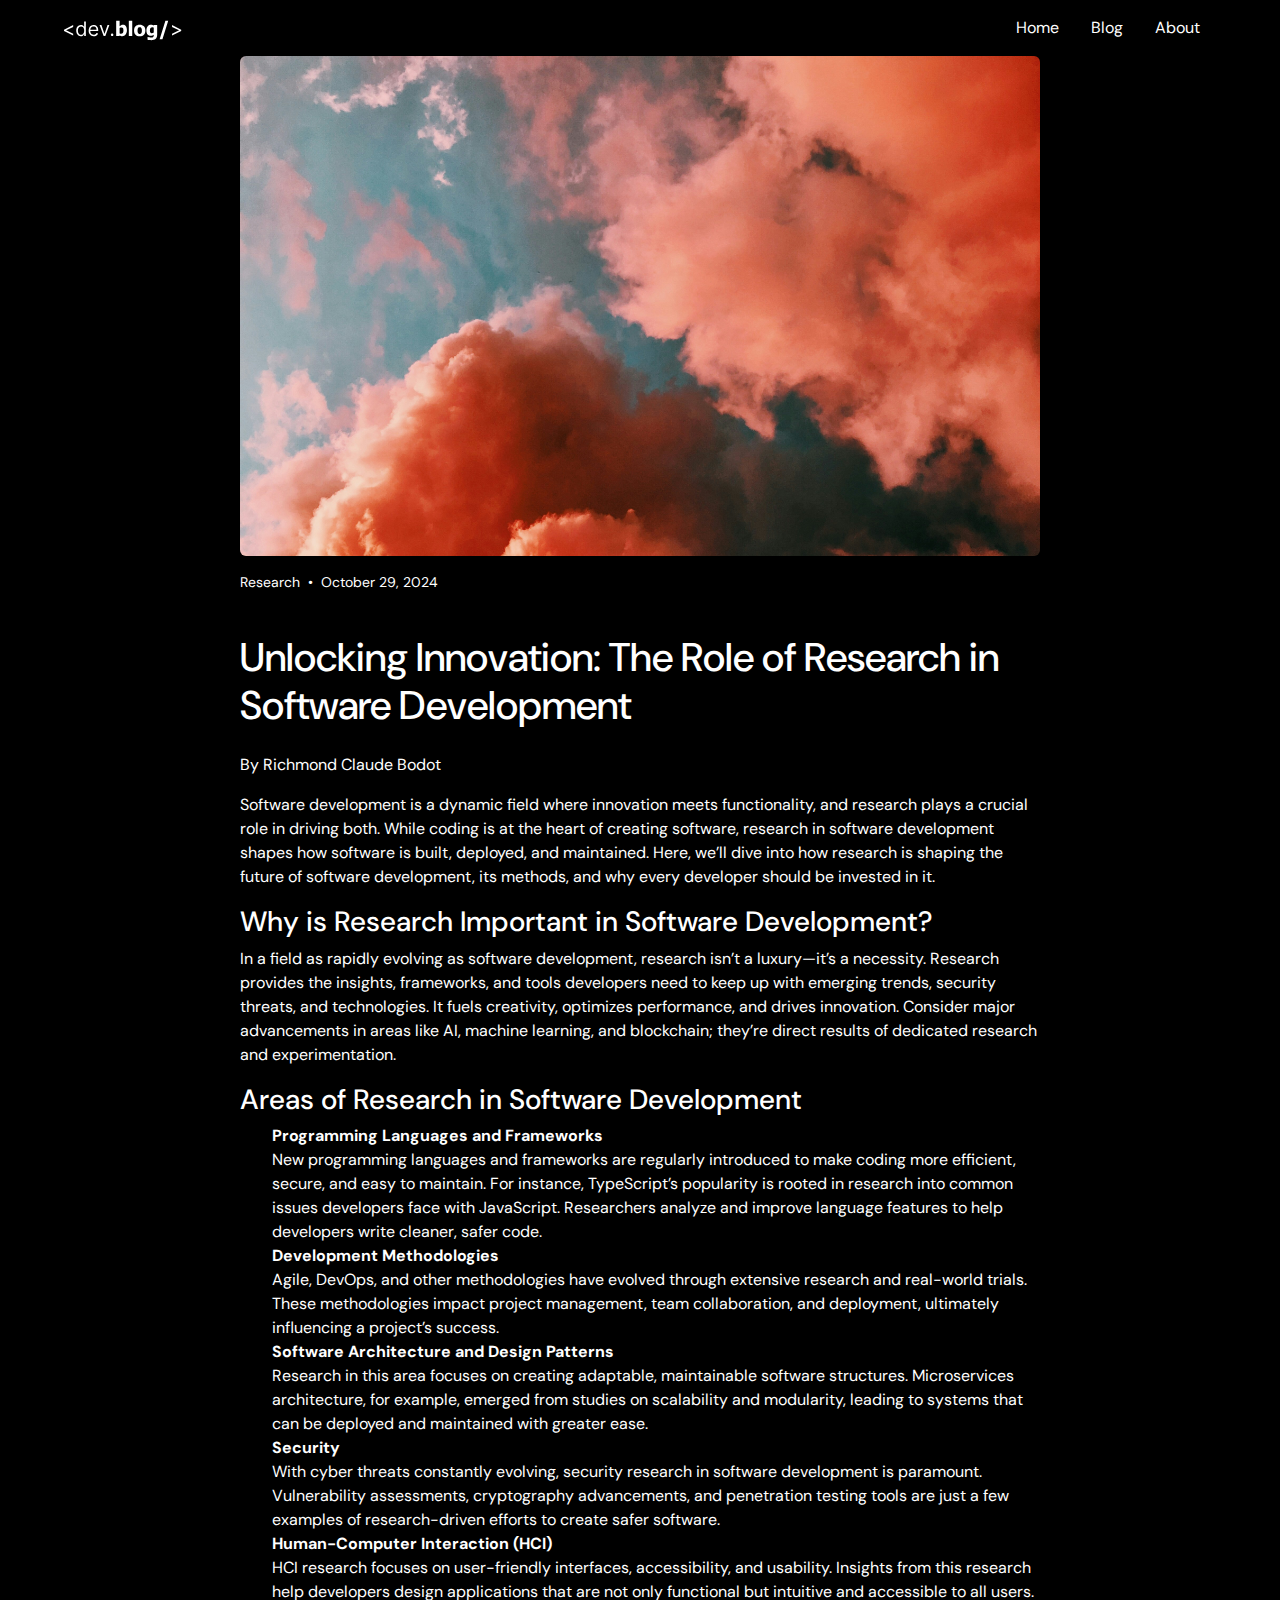
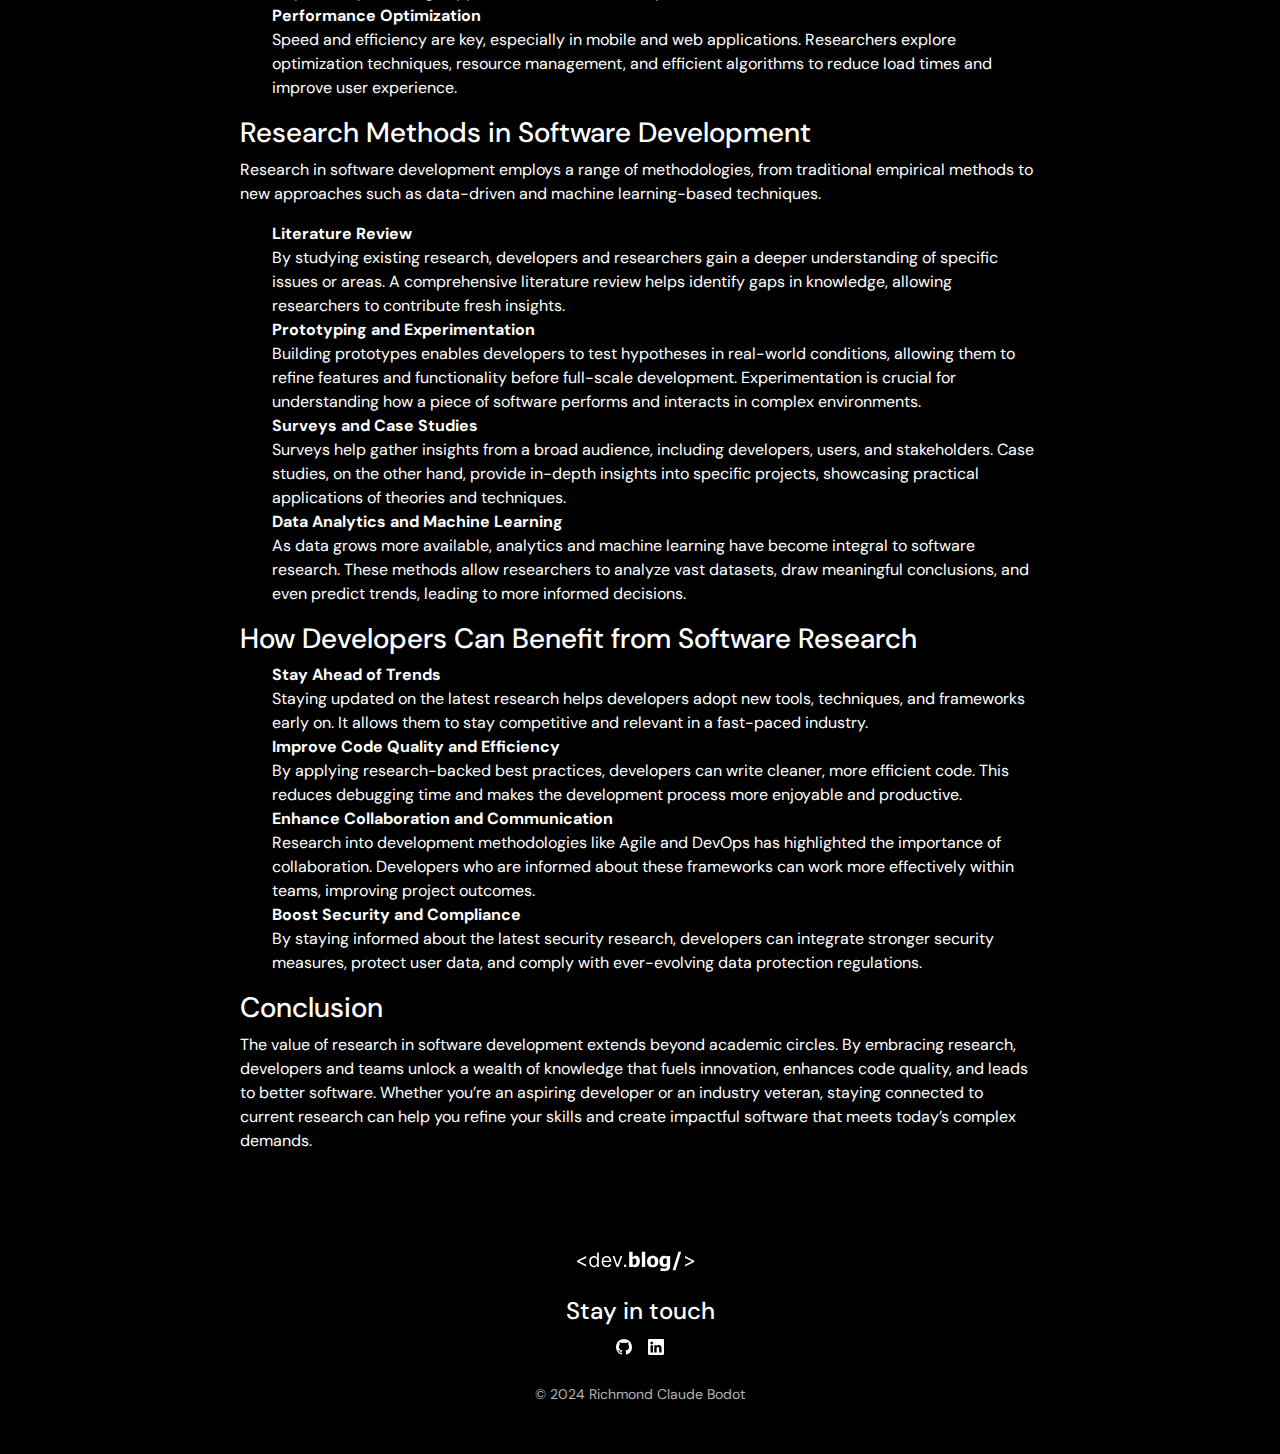
<file: 2024/10/29/unlocking-innovation-the-role-of-research-in-software-development/index.html>
<!DOCTYPE html>
<html lang="en">
<head>
    <meta charset="UTF-8">
    <meta name="viewport" content="width=device-width, initial-scale=1.0">
    <title>Unlocking Innovation: The Role of Research in Software Development &#8211; devBlog</title>
<meta name="robots" content="max-image-preview:large">
<link rel="dns-prefetch" href="//cdn.jsdelivr.net">
<link rel="dns-prefetch" href="//i0.wp.com">
<link rel="alternate" type="application/rss+xml" title="devBlog &raquo; Unlocking Innovation: The Role of Research in Software Development Comments Feed" href="./feed/index.html">

<link rel="stylesheet" id="all-css-e515d935cff136f8aa0b6615e4f0e771" href="./../../../../wp-includes/css/dist/block-library/style.min.css?m=1731668490" type="text/css" media="all">
<style id="wp-emoji-styles-inline-css">img.wp-smiley, img.emoji {
		display: inline !important;
		border: none !important;
		box-shadow: none !important;
		height: 1em !important;
		width: 1em !important;
		margin: 0 0.07em !important;
		vertical-align: -0.1em !important;
		background: none !important;
		padding: 0 !important;
	}</style>
<style id="classic-theme-styles-inline-css">/*! This file is auto-generated */
.wp-block-button__link{color:#fff;background-color:#32373c;border-radius:9999px;box-shadow:none;text-decoration:none;padding:calc(.667em + 2px) calc(1.333em + 2px);font-size:1.125em}.wp-block-file__button{background:#32373c;color:#fff;text-decoration:none}</style>
<style id="global-styles-inline-css">:root{--wp--preset--aspect-ratio--square: 1;--wp--preset--aspect-ratio--4-3: 4/3;--wp--preset--aspect-ratio--3-4: 3/4;--wp--preset--aspect-ratio--3-2: 3/2;--wp--preset--aspect-ratio--2-3: 2/3;--wp--preset--aspect-ratio--16-9: 16/9;--wp--preset--aspect-ratio--9-16: 9/16;--wp--preset--color--black: #000000;--wp--preset--color--cyan-bluish-gray: #abb8c3;--wp--preset--color--white: #ffffff;--wp--preset--color--pale-pink: #f78da7;--wp--preset--color--vivid-red: #cf2e2e;--wp--preset--color--luminous-vivid-orange: #ff6900;--wp--preset--color--luminous-vivid-amber: #fcb900;--wp--preset--color--light-green-cyan: #7bdcb5;--wp--preset--color--vivid-green-cyan: #00d084;--wp--preset--color--pale-cyan-blue: #8ed1fc;--wp--preset--color--vivid-cyan-blue: #0693e3;--wp--preset--color--vivid-purple: #9b51e0;--wp--preset--gradient--vivid-cyan-blue-to-vivid-purple: linear-gradient(135deg,rgba(6,147,227,1) 0%,rgb(155,81,224) 100%);--wp--preset--gradient--light-green-cyan-to-vivid-green-cyan: linear-gradient(135deg,rgb(122,220,180) 0%,rgb(0,208,130) 100%);--wp--preset--gradient--luminous-vivid-amber-to-luminous-vivid-orange: linear-gradient(135deg,rgba(252,185,0,1) 0%,rgba(255,105,0,1) 100%);--wp--preset--gradient--luminous-vivid-orange-to-vivid-red: linear-gradient(135deg,rgba(255,105,0,1) 0%,rgb(207,46,46) 100%);--wp--preset--gradient--very-light-gray-to-cyan-bluish-gray: linear-gradient(135deg,rgb(238,238,238) 0%,rgb(169,184,195) 100%);--wp--preset--gradient--cool-to-warm-spectrum: linear-gradient(135deg,rgb(74,234,220) 0%,rgb(151,120,209) 20%,rgb(207,42,186) 40%,rgb(238,44,130) 60%,rgb(251,105,98) 80%,rgb(254,248,76) 100%);--wp--preset--gradient--blush-light-purple: linear-gradient(135deg,rgb(255,206,236) 0%,rgb(152,150,240) 100%);--wp--preset--gradient--blush-bordeaux: linear-gradient(135deg,rgb(254,205,165) 0%,rgb(254,45,45) 50%,rgb(107,0,62) 100%);--wp--preset--gradient--luminous-dusk: linear-gradient(135deg,rgb(255,203,112) 0%,rgb(199,81,192) 50%,rgb(65,88,208) 100%);--wp--preset--gradient--pale-ocean: linear-gradient(135deg,rgb(255,245,203) 0%,rgb(182,227,212) 50%,rgb(51,167,181) 100%);--wp--preset--gradient--electric-grass: linear-gradient(135deg,rgb(202,248,128) 0%,rgb(113,206,126) 100%);--wp--preset--gradient--midnight: linear-gradient(135deg,rgb(2,3,129) 0%,rgb(40,116,252) 100%);--wp--preset--font-size--small: 13px;--wp--preset--font-size--medium: 20px;--wp--preset--font-size--large: 36px;--wp--preset--font-size--x-large: 42px;--wp--preset--spacing--20: 0.44rem;--wp--preset--spacing--30: 0.67rem;--wp--preset--spacing--40: 1rem;--wp--preset--spacing--50: 1.5rem;--wp--preset--spacing--60: 2.25rem;--wp--preset--spacing--70: 3.38rem;--wp--preset--spacing--80: 5.06rem;--wp--preset--shadow--natural: 6px 6px 9px rgba(0, 0, 0, 0.2);--wp--preset--shadow--deep: 12px 12px 50px rgba(0, 0, 0, 0.4);--wp--preset--shadow--sharp: 6px 6px 0px rgba(0, 0, 0, 0.2);--wp--preset--shadow--outlined: 6px 6px 0px -3px rgba(255, 255, 255, 1), 6px 6px rgba(0, 0, 0, 1);--wp--preset--shadow--crisp: 6px 6px 0px rgba(0, 0, 0, 1);}:where(.is-layout-flex){gap: 0.5em;}:where(.is-layout-grid){gap: 0.5em;}body .is-layout-flex{display: flex;}.is-layout-flex{flex-wrap: wrap;align-items: center;}.is-layout-flex > :is(*, div){margin: 0;}body .is-layout-grid{display: grid;}.is-layout-grid > :is(*, div){margin: 0;}:where(.wp-block-columns.is-layout-flex){gap: 2em;}:where(.wp-block-columns.is-layout-grid){gap: 2em;}:where(.wp-block-post-template.is-layout-flex){gap: 1.25em;}:where(.wp-block-post-template.is-layout-grid){gap: 1.25em;}.has-black-color{color: var(--wp--preset--color--black) !important;}.has-cyan-bluish-gray-color{color: var(--wp--preset--color--cyan-bluish-gray) !important;}.has-white-color{color: var(--wp--preset--color--white) !important;}.has-pale-pink-color{color: var(--wp--preset--color--pale-pink) !important;}.has-vivid-red-color{color: var(--wp--preset--color--vivid-red) !important;}.has-luminous-vivid-orange-color{color: var(--wp--preset--color--luminous-vivid-orange) !important;}.has-luminous-vivid-amber-color{color: var(--wp--preset--color--luminous-vivid-amber) !important;}.has-light-green-cyan-color{color: var(--wp--preset--color--light-green-cyan) !important;}.has-vivid-green-cyan-color{color: var(--wp--preset--color--vivid-green-cyan) !important;}.has-pale-cyan-blue-color{color: var(--wp--preset--color--pale-cyan-blue) !important;}.has-vivid-cyan-blue-color{color: var(--wp--preset--color--vivid-cyan-blue) !important;}.has-vivid-purple-color{color: var(--wp--preset--color--vivid-purple) !important;}.has-black-background-color{background-color: var(--wp--preset--color--black) !important;}.has-cyan-bluish-gray-background-color{background-color: var(--wp--preset--color--cyan-bluish-gray) !important;}.has-white-background-color{background-color: var(--wp--preset--color--white) !important;}.has-pale-pink-background-color{background-color: var(--wp--preset--color--pale-pink) !important;}.has-vivid-red-background-color{background-color: var(--wp--preset--color--vivid-red) !important;}.has-luminous-vivid-orange-background-color{background-color: var(--wp--preset--color--luminous-vivid-orange) !important;}.has-luminous-vivid-amber-background-color{background-color: var(--wp--preset--color--luminous-vivid-amber) !important;}.has-light-green-cyan-background-color{background-color: var(--wp--preset--color--light-green-cyan) !important;}.has-vivid-green-cyan-background-color{background-color: var(--wp--preset--color--vivid-green-cyan) !important;}.has-pale-cyan-blue-background-color{background-color: var(--wp--preset--color--pale-cyan-blue) !important;}.has-vivid-cyan-blue-background-color{background-color: var(--wp--preset--color--vivid-cyan-blue) !important;}.has-vivid-purple-background-color{background-color: var(--wp--preset--color--vivid-purple) !important;}.has-black-border-color{border-color: var(--wp--preset--color--black) !important;}.has-cyan-bluish-gray-border-color{border-color: var(--wp--preset--color--cyan-bluish-gray) !important;}.has-white-border-color{border-color: var(--wp--preset--color--white) !important;}.has-pale-pink-border-color{border-color: var(--wp--preset--color--pale-pink) !important;}.has-vivid-red-border-color{border-color: var(--wp--preset--color--vivid-red) !important;}.has-luminous-vivid-orange-border-color{border-color: var(--wp--preset--color--luminous-vivid-orange) !important;}.has-luminous-vivid-amber-border-color{border-color: var(--wp--preset--color--luminous-vivid-amber) !important;}.has-light-green-cyan-border-color{border-color: var(--wp--preset--color--light-green-cyan) !important;}.has-vivid-green-cyan-border-color{border-color: var(--wp--preset--color--vivid-green-cyan) !important;}.has-pale-cyan-blue-border-color{border-color: var(--wp--preset--color--pale-cyan-blue) !important;}.has-vivid-cyan-blue-border-color{border-color: var(--wp--preset--color--vivid-cyan-blue) !important;}.has-vivid-purple-border-color{border-color: var(--wp--preset--color--vivid-purple) !important;}.has-vivid-cyan-blue-to-vivid-purple-gradient-background{background: var(--wp--preset--gradient--vivid-cyan-blue-to-vivid-purple) !important;}.has-light-green-cyan-to-vivid-green-cyan-gradient-background{background: var(--wp--preset--gradient--light-green-cyan-to-vivid-green-cyan) !important;}.has-luminous-vivid-amber-to-luminous-vivid-orange-gradient-background{background: var(--wp--preset--gradient--luminous-vivid-amber-to-luminous-vivid-orange) !important;}.has-luminous-vivid-orange-to-vivid-red-gradient-background{background: var(--wp--preset--gradient--luminous-vivid-orange-to-vivid-red) !important;}.has-very-light-gray-to-cyan-bluish-gray-gradient-background{background: var(--wp--preset--gradient--very-light-gray-to-cyan-bluish-gray) !important;}.has-cool-to-warm-spectrum-gradient-background{background: var(--wp--preset--gradient--cool-to-warm-spectrum) !important;}.has-blush-light-purple-gradient-background{background: var(--wp--preset--gradient--blush-light-purple) !important;}.has-blush-bordeaux-gradient-background{background: var(--wp--preset--gradient--blush-bordeaux) !important;}.has-luminous-dusk-gradient-background{background: var(--wp--preset--gradient--luminous-dusk) !important;}.has-pale-ocean-gradient-background{background: var(--wp--preset--gradient--pale-ocean) !important;}.has-electric-grass-gradient-background{background: var(--wp--preset--gradient--electric-grass) !important;}.has-midnight-gradient-background{background: var(--wp--preset--gradient--midnight) !important;}.has-small-font-size{font-size: var(--wp--preset--font-size--small) !important;}.has-medium-font-size{font-size: var(--wp--preset--font-size--medium) !important;}.has-large-font-size{font-size: var(--wp--preset--font-size--large) !important;}.has-x-large-font-size{font-size: var(--wp--preset--font-size--x-large) !important;}
:where(.wp-block-post-template.is-layout-flex){gap: 1.25em;}:where(.wp-block-post-template.is-layout-grid){gap: 1.25em;}
:where(.wp-block-columns.is-layout-flex){gap: 2em;}:where(.wp-block-columns.is-layout-grid){gap: 2em;}
:root :where(.wp-block-pullquote){font-size: 1.5em;line-height: 1.6;}</style>
<link rel="stylesheet" id="devBlog_bootstrap-css" href="https://cdn.jsdelivr.net/npm/bootstrap@5.3.3/dist/css/bootstrap.min.css?ver=5.3.3" media="all">
<link rel="stylesheet" id="devBlog_splideCSS-css" href="./../../../../wp-content/themes/devBlog%20Theme/./assets/splide-4.1.3/dist/css/splide.min.css?ver=4.1.3" media="all">
<link rel="stylesheet" id="devBlog_cssStyles-css" href="./../../../../wp-content/themes/devBlog%20Theme/style.css?ver=1.0.51" media="all">
<link rel="https://api.w.org/" href="./../../../../wp-json/index.html">
<link rel="alternate" title="JSON" type="application/json" href="./../../../../wp-json/wp/v2/posts/29/index.html">
<link rel="EditURI" type="application/rsd+xml" title="RSD" href="./../../../../xmlrpc.php?rsd">
<meta name="generator" content="WordPress 6.7">
<link rel="canonical" href="./index.html">
<link rel="shortlink" href="./../../../../index.html?p=29">
<link rel="alternate" title="oEmbed (JSON)" type="application/json+oembed" href="./../../../../wp-json/oembed/1.0/embed/index.html?url=.%2F%2F2024%2F10%2F29%2Funlocking-innovation-the-role-of-research-in-software-development%2F">
<link rel="alternate" title="oEmbed (XML)" type="text/xml+oembed" href="./../../../../wp-json/oembed/1.0/embed/index.html?url=.%2F%2F2024%2F10%2F29%2Funlocking-innovation-the-role-of-research-in-software-development%2F#038;format=xml">
<link rel="icon" href="./../../../../wp-content/uploads/2024/11/Site_logo-removebg-preview.png" sizes="32x32">
<link rel="icon" href="./../../../../wp-content/uploads/2024/11/Site_logo-removebg-preview.png" sizes="192x192">
<link rel="apple-touch-icon" href="./../../../../wp-content/uploads/2024/11/Site_logo-removebg-preview.png">
<meta name="msapplication-TileImage" content="./../../../../wp-content/uploads/2024/11/Site_logo-removebg-preview.png">
<style id="wpforms-css-vars-root">:root {
					--wpforms-field-border-radius: 3px;
--wpforms-field-border-style: solid;
--wpforms-field-border-size: 1px;
--wpforms-field-background-color: #ffffff;
--wpforms-field-border-color: rgba( 0, 0, 0, 0.25 );
--wpforms-field-border-color-spare: rgba( 0, 0, 0, 0.25 );
--wpforms-field-text-color: rgba( 0, 0, 0, 0.7 );
--wpforms-field-menu-color: #ffffff;
--wpforms-label-color: rgba( 0, 0, 0, 0.85 );
--wpforms-label-sublabel-color: rgba( 0, 0, 0, 0.55 );
--wpforms-label-error-color: #d63637;
--wpforms-button-border-radius: 3px;
--wpforms-button-border-style: none;
--wpforms-button-border-size: 1px;
--wpforms-button-background-color: #066aab;
--wpforms-button-border-color: #066aab;
--wpforms-button-text-color: #ffffff;
--wpforms-page-break-color: #066aab;
--wpforms-background-image: none;
--wpforms-background-position: center center;
--wpforms-background-repeat: no-repeat;
--wpforms-background-size: cover;
--wpforms-background-width: 100px;
--wpforms-background-height: 100px;
--wpforms-background-color: rgba( 0, 0, 0, 0 );
--wpforms-background-url: none;
--wpforms-container-padding: 0px;
--wpforms-container-border-style: none;
--wpforms-container-border-width: 1px;
--wpforms-container-border-color: #000000;
--wpforms-container-border-radius: 3px;
--wpforms-field-size-input-height: 43px;
--wpforms-field-size-input-spacing: 15px;
--wpforms-field-size-font-size: 16px;
--wpforms-field-size-line-height: 19px;
--wpforms-field-size-padding-h: 14px;
--wpforms-field-size-checkbox-size: 16px;
--wpforms-field-size-sublabel-spacing: 5px;
--wpforms-field-size-icon-size: 1;
--wpforms-label-size-font-size: 16px;
--wpforms-label-size-line-height: 19px;
--wpforms-label-size-sublabel-font-size: 14px;
--wpforms-label-size-sublabel-line-height: 17px;
--wpforms-button-size-font-size: 17px;
--wpforms-button-size-height: 41px;
--wpforms-button-size-padding-h: 15px;
--wpforms-button-size-margin-top: 10px;
--wpforms-container-shadow-size-box-shadow: none;

				}</style>
</head>
<body class="bg-black ms-3 me-3">
    <nav class="navbar navbar-expand-sm navbar-light">
        <div class="container-fluid ps-md-5 pe-md-5 ps-3 pe-3">
            <a class="navbar-brand" href="./../../../../index.html" style="margin:0; object-fit:cover;">


             
                <svg width="118" height="21" viewbox="0 0 118 21" fill="none" xmlns="http://www.w3.org/2000/svg">
                <path d="M0.0170455 10.8864V9.75L9.16477 5.09091V6.90909L2.14773 10.2898L2.20455 10.1761V10.4602L2.14773 10.3466L9.16477 13.7273V15.5455L0.0170455 10.8864ZM16.837 16.2273C15.9279 16.2273 15.1254 15.9976 14.4293 15.5384C13.7333 15.0743 13.1888 14.4209 12.7958 13.5781C12.4028 12.7306 12.2063 11.7292 12.2063 10.5739C12.2063 9.42803 12.4028 8.43371 12.7958 7.59091C13.1888 6.74811 13.7357 6.09706 14.4364 5.63778C15.1372 5.1785 15.9469 4.94886 16.8654 4.94886C17.5756 4.94886 18.1367 5.06723 18.5487 5.30398C18.9653 5.53598 19.2826 5.80114 19.5004 6.09943C19.7229 6.39299 19.8957 6.63447 20.0188 6.82386H20.1609V1.45455H21.837V16H20.2177V14.3239H20.0188C19.8957 14.5227 19.7205 14.7737 19.4933 15.0767C19.266 15.375 18.9416 15.6425 18.5202 15.8793C18.0988 16.1113 17.5378 16.2273 16.837 16.2273ZM17.0643 14.7216C17.7366 14.7216 18.3048 14.5464 18.7688 14.196C19.2328 13.8409 19.5856 13.3509 19.8271 12.7259C20.0685 12.0961 20.1893 11.3693 20.1893 10.5455C20.1893 9.73106 20.0709 9.01847 19.8342 8.40767C19.5974 7.79214 19.247 7.31392 18.783 6.97301C18.319 6.62737 17.7461 6.45455 17.0643 6.45455C16.354 6.45455 15.7622 6.63684 15.2887 7.00142C14.82 7.36127 14.4672 7.85133 14.2305 8.47159C13.9985 9.08712 13.8825 9.77841 13.8825 10.5455C13.8825 11.322 14.0008 12.0275 14.2376 12.6619C14.479 13.2917 14.8342 13.7936 15.3029 14.1676C15.7764 14.5369 16.3635 14.7216 17.0643 14.7216ZM29.7134 16.2273C28.6623 16.2273 27.7556 15.9953 26.9933 15.5312C26.2357 15.0625 25.6509 14.4091 25.239 13.571C24.8318 12.7282 24.6282 11.7481 24.6282 10.6307C24.6282 9.51326 24.8318 8.52841 25.239 7.67614C25.6509 6.81913 26.2238 6.15152 26.9577 5.6733C27.6964 5.19034 28.5581 4.94886 29.543 4.94886C30.1112 4.94886 30.6722 5.04356 31.2262 5.23295C31.7802 5.42235 32.2844 5.73011 32.739 6.15625C33.1935 6.57765 33.5558 7.13636 33.8256 7.83239C34.0955 8.52841 34.2305 9.38542 34.2305 10.4034V11.1136H25.8214V9.66477H32.5259C32.5259 9.04924 32.4028 8.5 32.1566 8.01705C31.9151 7.53409 31.5695 7.15294 31.1197 6.87358C30.6746 6.59422 30.149 6.45455 29.543 6.45455C28.8754 6.45455 28.2977 6.62026 27.81 6.9517C27.3271 7.27841 26.9554 7.70455 26.695 8.23011C26.4345 8.75568 26.3043 9.31913 26.3043 9.92045V10.8864C26.3043 11.7102 26.4464 12.4086 26.7305 12.9815C27.0193 13.5497 27.4194 13.983 27.9308 14.2812C28.4421 14.5748 29.0363 14.7216 29.7134 14.7216C30.1538 14.7216 30.5515 14.66 30.9066 14.5369C31.2665 14.4091 31.5766 14.2197 31.837 13.9688C32.0974 13.7131 32.2987 13.3958 32.4407 13.017L34.06 13.4716C33.8896 14.0208 33.6031 14.5038 33.2006 14.9205C32.7982 15.3324 32.301 15.6544 31.7092 15.8864C31.1173 16.1136 30.4521 16.2273 29.7134 16.2273ZM45.3686 5.09091L41.3345 16H39.63L35.5959 5.09091H37.4141L40.4254 13.7841H40.5391L43.5504 5.09091H45.3686ZM48.119 16.1136C47.7686 16.1136 47.4679 15.9882 47.217 15.7372C46.966 15.4863 46.8406 15.1856 46.8406 14.8352C46.8406 14.4848 46.966 14.1842 47.217 13.9332C47.4679 13.6823 47.7686 13.5568 48.119 13.5568C48.4693 13.5568 48.77 13.6823 49.021 13.9332C49.2719 14.1842 49.3974 14.4848 49.3974 14.8352C49.3974 15.0672 49.3382 15.2803 49.2198 15.4744C49.1062 15.6686 48.9523 15.8248 48.7582 15.9432C48.5688 16.0568 48.3557 16.1136 48.119 16.1136ZM59.4355 10.4336C59.4355 9.33984 59.2695 8.55859 58.9375 8.08984C58.6055 7.62109 58.0944 7.38672 57.4043 7.38672C57.0983 7.38672 56.7923 7.43555 56.4863 7.5332C56.1868 7.63086 55.8906 7.77734 55.5977 7.97266V13.4805C55.8255 13.5716 56.0534 13.6335 56.2812 13.666C56.5156 13.6986 56.7467 13.7148 56.9746 13.7148C57.8014 13.7148 58.4167 13.4414 58.8203 12.8945C59.2305 12.3477 59.4355 11.5273 59.4355 10.4336ZM62.9316 10.3652C62.9316 12.11 62.4889 13.5228 61.6035 14.6035C60.7181 15.6777 59.6211 16.2148 58.3125 16.2148C57.7656 16.2148 57.2904 16.153 56.8867 16.0293C56.4831 15.9056 56.0534 15.7135 55.5977 15.4531L55.4512 16H52.1797V0.804688H55.5977V6.17578C56.099 5.74609 56.61 5.39779 57.1309 5.13086C57.6517 4.86393 58.2539 4.73047 58.9375 4.73047C60.2135 4.73047 61.1966 5.22852 61.8867 6.22461C62.5833 7.2207 62.9316 8.60091 62.9316 10.3652ZM68.2344 16H64.8164V0.804688H68.2344V16ZM81.3789 10.5215C81.3789 12.3249 80.8841 13.7474 79.8945 14.7891C78.9115 15.8242 77.5182 16.3418 75.7148 16.3418C73.9245 16.3418 72.5312 15.8242 71.5352 14.7891C70.5456 13.7474 70.0508 12.3249 70.0508 10.5215C70.0508 8.69857 70.5456 7.27279 71.5352 6.24414C72.5312 5.20898 73.9245 4.69141 75.7148 4.69141C77.5117 4.69141 78.9049 5.21224 79.8945 6.25391C80.8841 7.28906 81.3789 8.71159 81.3789 10.5215ZM77.873 10.541C77.873 9.88997 77.8177 9.34961 77.707 8.91992C77.6029 8.48372 77.4564 8.13542 77.2676 7.875C77.0658 7.60156 76.8379 7.41276 76.584 7.30859C76.3301 7.19792 76.0404 7.14258 75.7148 7.14258C75.4089 7.14258 75.1322 7.19141 74.8848 7.28906C74.6374 7.38021 74.4095 7.55924 74.2012 7.82617C74.0059 8.08008 73.8496 8.42839 73.7324 8.87109C73.6152 9.3138 73.5566 9.87044 73.5566 10.541C73.5566 11.2116 73.612 11.7552 73.7227 12.1719C73.8333 12.582 73.9766 12.9108 74.1523 13.1582C74.3346 13.4121 74.5625 13.5977 74.8359 13.7148C75.1094 13.832 75.4121 13.8906 75.7441 13.8906C76.0176 13.8906 76.2943 13.832 76.5742 13.7148C76.8607 13.5977 77.0885 13.4219 77.2578 13.1875C77.4596 12.9076 77.6126 12.5723 77.7168 12.1816C77.821 11.7845 77.873 11.2376 77.873 10.541ZM89.748 12.543V7.57227C89.5788 7.49414 89.3704 7.42904 89.123 7.37695C88.8757 7.32487 88.6283 7.29883 88.3809 7.29883C87.5605 7.29883 86.9421 7.56576 86.5254 8.09961C86.1152 8.62695 85.9102 9.36589 85.9102 10.3164C85.9102 10.7917 85.9395 11.1953 85.998 11.5273C86.0632 11.8529 86.1803 12.1426 86.3496 12.3965C86.5124 12.6439 86.724 12.8327 86.9844 12.9629C87.2513 13.0866 87.5898 13.1484 88 13.1484C88.306 13.1484 88.6055 13.0964 88.8984 12.9922C89.1979 12.888 89.4811 12.7383 89.748 12.543ZM93.166 14.7402C93.166 15.7559 93.0195 16.6185 92.7266 17.3281C92.4336 18.0378 92.0332 18.5911 91.5254 18.9883C91.0176 19.3919 90.4089 19.6816 89.6992 19.8574C88.9896 20.0397 88.2018 20.1309 87.3359 20.1309C86.6068 20.1309 85.9134 20.082 85.2559 19.9844C84.6048 19.8932 84.0384 19.7858 83.5566 19.6621V16.918H83.957C84.1263 16.9831 84.3249 17.0547 84.5527 17.1328C84.7871 17.2109 85.0215 17.2826 85.2559 17.3477C85.5358 17.4193 85.8092 17.4779 86.0762 17.5234C86.3431 17.569 86.6165 17.5918 86.8965 17.5918C87.4759 17.5918 87.9577 17.5299 88.3418 17.4062C88.7324 17.2891 89.0254 17.1198 89.2207 16.8984C89.416 16.6706 89.5527 16.4004 89.6309 16.0879C89.709 15.7819 89.748 15.3945 89.748 14.9258V14.7207C89.3639 15.0592 88.918 15.3327 88.4102 15.541C87.9089 15.7428 87.3913 15.8438 86.8574 15.8438C85.4382 15.8438 84.3411 15.3815 83.5664 14.457C82.7982 13.5326 82.4141 12.1263 82.4141 10.2383C82.4141 9.37891 82.5312 8.60742 82.7656 7.92383C83.0065 7.24023 83.3385 6.65755 83.7617 6.17578C84.1654 5.71354 84.6536 5.35872 85.2266 5.11133C85.7995 4.85742 86.3952 4.73047 87.0137 4.73047C87.5736 4.73047 88.0749 4.80208 88.5176 4.94531C88.9603 5.08854 89.3639 5.2806 89.7285 5.52148L89.8555 5.0332H93.166V14.7402ZM104.23 0.804688L98.4395 19.1641H95.6367L101.398 0.804688H104.23ZM117.192 10.8864L108.044 15.5455V13.7273L115.061 10.3466L115.005 10.4602V10.1761L115.061 10.2898L108.044 6.90909V5.09091L117.192 9.75V10.8864Z" fill="white"></path>
                </svg>
            

            </a>
            <button class="navbar-toggler border-0 shadow-none p-0" type="button" data-bs-toggle="collapse" data-bs-target="#navbarID" aria-controls="navbarID" aria-expanded="false" aria-label="Toggle navigation">
                <svg xmlns="http://www.w3.org/2000/svg" width="30" height="30" fill="currentColor" class="bi bi-list" viewbox="0 0 16 16">
                    <path fill-rule="evenodd" d="M2.5 12a.5.5 0 0 1 .5-.5h10a.5.5 0 0 1 0 1H3a.5.5 0 0 1-.5-.5m0-4a.5.5 0 0 1 .5-.5h10a.5.5 0 0 1 0 1H3a.5.5 0 0 1-.5-.5m0-4a.5.5 0 0 1 .5-.5h10a.5.5 0 0 1 0 1H3a.5.5 0 0 1-.5-.5" fill="white"></path>
                </svg>
            </button>
            <div class="collapse navbar-collapse justify-content-end" id="navbarID">
                <div class="navbar-nav">
                <div class="menu-navigations-container"><ul id="menu-navigations" class="navbar-nav me-auto mb-2 mb-lg-0">
<li id="menu-item-77" class="menu-item menu-item-type-post_type menu-item-object-page menu-item-home menu-item-77 nav-item"><a href="./../../../../index.html" class="nav-link active ps-3 pe-3 text-white">Home</a></li>
<li id="menu-item-76" class="menu-item menu-item-type-post_type menu-item-object-page current_page_parent menu-item-76 nav-item"><a href="./../../../../blog/index.html" class="nav-link active ps-3 pe-3 text-white">Blog</a></li>
<li id="menu-item-43" class="menu-item menu-item-type-post_type menu-item-object-page menu-item-43 nav-item"><a href="./../../../../about/index.html" class="nav-link active ps-3 pe-3 text-white">About</a></li>
</ul></div>                </div>
            </div>
        </div>
    </nav>
<article class="post-article text-white m-auto">
<img width="150" height="150" src="./../../../../wp-content/uploads/2024/10/laura-vinck-Hyu76loQLdk-unsplash.jpg" class="post-thumbnail img-fluid rounded wp-post-image" alt="" decoding="async"><div class="d-flex mt-3" style="font-size: 14px">
    <p class="">Research</p>
    <p class="ms-2 me-2">•</p>
    <p class="">October 29, 2024</p>
</div>
<h1 class="mt-4 mb-4">Unlocking Innovation: The Role of Research in Software Development</h1>

<p class="">By Richmond Claude Bodot</p>


<p>Software development is a dynamic field where innovation meets functionality, and research plays a crucial role in driving both. While coding is at the heart of creating software, research in software development shapes how software is built, deployed, and maintained. Here, we’ll dive into how research is shaping the future of software development, its methods, and why every developer should be invested in it.</p>



<h3 class="wp-block-heading">Why is Research Important in Software Development?</h3>



<p>In a field as rapidly evolving as software development, research isn’t a luxury—it’s a necessity. Research provides the insights, frameworks, and tools developers need to keep up with emerging trends, security threats, and technologies. It fuels creativity, optimizes performance, and drives innovation. Consider major advancements in areas like AI, machine learning, and blockchain; they’re direct results of dedicated research and experimentation.</p>



<h3 class="wp-block-heading">Areas of Research in Software Development</h3>



<ol class="wp-block-list">
<li>
<strong>Programming Languages and Frameworks</strong><br>New programming languages and frameworks are regularly introduced to make coding more efficient, secure, and easy to maintain. For instance, TypeScript’s popularity is rooted in research into common issues developers face with JavaScript. Researchers analyze and improve language features to help developers write cleaner, safer code.</li>



<li>
<strong>Development Methodologies</strong><br>Agile, DevOps, and other methodologies have evolved through extensive research and real-world trials. These methodologies impact project management, team collaboration, and deployment, ultimately influencing a project&#8217;s success.</li>



<li>
<strong>Software Architecture and Design Patterns</strong><br>Research in this area focuses on creating adaptable, maintainable software structures. Microservices architecture, for example, emerged from studies on scalability and modularity, leading to systems that can be deployed and maintained with greater ease.</li>



<li>
<strong>Security</strong><br>With cyber threats constantly evolving, security research in software development is paramount. Vulnerability assessments, cryptography advancements, and penetration testing tools are just a few examples of research-driven efforts to create safer software.</li>



<li>
<strong>Human-Computer Interaction (HCI)</strong><br>HCI research focuses on user-friendly interfaces, accessibility, and usability. Insights from this research help developers design applications that are not only functional but intuitive and accessible to all users.</li>



<li>
<strong>Performance Optimization</strong><br>Speed and efficiency are key, especially in mobile and web applications. Researchers explore optimization techniques, resource management, and efficient algorithms to reduce load times and improve user experience.</li>
</ol>



<h3 class="wp-block-heading">Research Methods in Software Development</h3>



<p>Research in software development employs a range of methodologies, from traditional empirical methods to new approaches such as data-driven and machine learning-based techniques.</p>



<ol class="wp-block-list">
<li>
<strong>Literature Review</strong><br>By studying existing research, developers and researchers gain a deeper understanding of specific issues or areas. A comprehensive literature review helps identify gaps in knowledge, allowing researchers to contribute fresh insights.</li>



<li>
<strong>Prototyping and Experimentation</strong><br>Building prototypes enables developers to test hypotheses in real-world conditions, allowing them to refine features and functionality before full-scale development. Experimentation is crucial for understanding how a piece of software performs and interacts in complex environments.</li>



<li>
<strong>Surveys and Case Studies</strong><br>Surveys help gather insights from a broad audience, including developers, users, and stakeholders. Case studies, on the other hand, provide in-depth insights into specific projects, showcasing practical applications of theories and techniques.</li>



<li>
<strong>Data Analytics and Machine Learning</strong><br>As data grows more available, analytics and machine learning have become integral to software research. These methods allow researchers to analyze vast datasets, draw meaningful conclusions, and even predict trends, leading to more informed decisions.</li>
</ol>



<h3 class="wp-block-heading">How Developers Can Benefit from Software Research</h3>



<ol class="wp-block-list">
<li>
<strong>Stay Ahead of Trends</strong><br>Staying updated on the latest research helps developers adopt new tools, techniques, and frameworks early on. It allows them to stay competitive and relevant in a fast-paced industry.</li>



<li>
<strong>Improve Code Quality and Efficiency</strong><br>By applying research-backed best practices, developers can write cleaner, more efficient code. This reduces debugging time and makes the development process more enjoyable and productive.</li>



<li>
<strong>Enhance Collaboration and Communication</strong><br>Research into development methodologies like Agile and DevOps has highlighted the importance of collaboration. Developers who are informed about these frameworks can work more effectively within teams, improving project outcomes.</li>



<li>
<strong>Boost Security and Compliance</strong><br>By staying informed about the latest security research, developers can integrate stronger security measures, protect user data, and comply with ever-evolving data protection regulations.</li>
</ol>



<h3 class="wp-block-heading">Conclusion</h3>



<p>The value of research in software development extends beyond academic circles. By embracing research, developers and teams unlock a wealth of knowledge that fuels innovation, enhances code quality, and leads to better software. Whether you&#8217;re an aspiring developer or an industry veteran, staying connected to current research can help you refine your skills and create impactful software that meets today’s complex demands.</p>
</article>
<footer class="footer-16371 text-white mt-5 pb-5 pt-5 m-auto">
      <div class="container" bis_skin_checked="1">
        <div class="row justify-content-center" bis_skin_checked="1">
          <div class="col-md-9 text-center" bis_skin_checked="1">
            <div class="footer-site-logo mb-4" bis_skin_checked="1">
                  <a href="./../../../../index.html" class="mb-3 me-2 mb-md-0 text-body-secondary text-decoration-none lh-1">
               
                  <svg width="118" height="21" viewbox="0 0 118 21" fill="none" xmlns="http://www.w3.org/2000/svg">
                    <path d="M0.0170455 10.8864V9.75L9.16477 5.09091V6.90909L2.14773 10.2898L2.20455 10.1761V10.4602L2.14773 10.3466L9.16477 13.7273V15.5455L0.0170455 10.8864ZM16.837 16.2273C15.9279 16.2273 15.1254 15.9976 14.4293 15.5384C13.7333 15.0743 13.1888 14.4209 12.7958 13.5781C12.4028 12.7306 12.2063 11.7292 12.2063 10.5739C12.2063 9.42803 12.4028 8.43371 12.7958 7.59091C13.1888 6.74811 13.7357 6.09706 14.4364 5.63778C15.1372 5.1785 15.9469 4.94886 16.8654 4.94886C17.5756 4.94886 18.1367 5.06723 18.5487 5.30398C18.9653 5.53598 19.2826 5.80114 19.5004 6.09943C19.7229 6.39299 19.8957 6.63447 20.0188 6.82386H20.1609V1.45455H21.837V16H20.2177V14.3239H20.0188C19.8957 14.5227 19.7205 14.7737 19.4933 15.0767C19.266 15.375 18.9416 15.6425 18.5202 15.8793C18.0988 16.1113 17.5378 16.2273 16.837 16.2273ZM17.0643 14.7216C17.7366 14.7216 18.3048 14.5464 18.7688 14.196C19.2328 13.8409 19.5856 13.3509 19.8271 12.7259C20.0685 12.0961 20.1893 11.3693 20.1893 10.5455C20.1893 9.73106 20.0709 9.01847 19.8342 8.40767C19.5974 7.79214 19.247 7.31392 18.783 6.97301C18.319 6.62737 17.7461 6.45455 17.0643 6.45455C16.354 6.45455 15.7622 6.63684 15.2887 7.00142C14.82 7.36127 14.4672 7.85133 14.2305 8.47159C13.9985 9.08712 13.8825 9.77841 13.8825 10.5455C13.8825 11.322 14.0008 12.0275 14.2376 12.6619C14.479 13.2917 14.8342 13.7936 15.3029 14.1676C15.7764 14.5369 16.3635 14.7216 17.0643 14.7216ZM29.7134 16.2273C28.6623 16.2273 27.7556 15.9953 26.9933 15.5312C26.2357 15.0625 25.6509 14.4091 25.239 13.571C24.8318 12.7282 24.6282 11.7481 24.6282 10.6307C24.6282 9.51326 24.8318 8.52841 25.239 7.67614C25.6509 6.81913 26.2238 6.15152 26.9577 5.6733C27.6964 5.19034 28.5581 4.94886 29.543 4.94886C30.1112 4.94886 30.6722 5.04356 31.2262 5.23295C31.7802 5.42235 32.2844 5.73011 32.739 6.15625C33.1935 6.57765 33.5558 7.13636 33.8256 7.83239C34.0955 8.52841 34.2305 9.38542 34.2305 10.4034V11.1136H25.8214V9.66477H32.5259C32.5259 9.04924 32.4028 8.5 32.1566 8.01705C31.9151 7.53409 31.5695 7.15294 31.1197 6.87358C30.6746 6.59422 30.149 6.45455 29.543 6.45455C28.8754 6.45455 28.2977 6.62026 27.81 6.9517C27.3271 7.27841 26.9554 7.70455 26.695 8.23011C26.4345 8.75568 26.3043 9.31913 26.3043 9.92045V10.8864C26.3043 11.7102 26.4464 12.4086 26.7305 12.9815C27.0193 13.5497 27.4194 13.983 27.9308 14.2812C28.4421 14.5748 29.0363 14.7216 29.7134 14.7216C30.1538 14.7216 30.5515 14.66 30.9066 14.5369C31.2665 14.4091 31.5766 14.2197 31.837 13.9688C32.0974 13.7131 32.2987 13.3958 32.4407 13.017L34.06 13.4716C33.8896 14.0208 33.6031 14.5038 33.2006 14.9205C32.7982 15.3324 32.301 15.6544 31.7092 15.8864C31.1173 16.1136 30.4521 16.2273 29.7134 16.2273ZM45.3686 5.09091L41.3345 16H39.63L35.5959 5.09091H37.4141L40.4254 13.7841H40.5391L43.5504 5.09091H45.3686ZM48.119 16.1136C47.7686 16.1136 47.4679 15.9882 47.217 15.7372C46.966 15.4863 46.8406 15.1856 46.8406 14.8352C46.8406 14.4848 46.966 14.1842 47.217 13.9332C47.4679 13.6823 47.7686 13.5568 48.119 13.5568C48.4693 13.5568 48.77 13.6823 49.021 13.9332C49.2719 14.1842 49.3974 14.4848 49.3974 14.8352C49.3974 15.0672 49.3382 15.2803 49.2198 15.4744C49.1062 15.6686 48.9523 15.8248 48.7582 15.9432C48.5688 16.0568 48.3557 16.1136 48.119 16.1136ZM59.4355 10.4336C59.4355 9.33984 59.2695 8.55859 58.9375 8.08984C58.6055 7.62109 58.0944 7.38672 57.4043 7.38672C57.0983 7.38672 56.7923 7.43555 56.4863 7.5332C56.1868 7.63086 55.8906 7.77734 55.5977 7.97266V13.4805C55.8255 13.5716 56.0534 13.6335 56.2812 13.666C56.5156 13.6986 56.7467 13.7148 56.9746 13.7148C57.8014 13.7148 58.4167 13.4414 58.8203 12.8945C59.2305 12.3477 59.4355 11.5273 59.4355 10.4336ZM62.9316 10.3652C62.9316 12.11 62.4889 13.5228 61.6035 14.6035C60.7181 15.6777 59.6211 16.2148 58.3125 16.2148C57.7656 16.2148 57.2904 16.153 56.8867 16.0293C56.4831 15.9056 56.0534 15.7135 55.5977 15.4531L55.4512 16H52.1797V0.804688H55.5977V6.17578C56.099 5.74609 56.61 5.39779 57.1309 5.13086C57.6517 4.86393 58.2539 4.73047 58.9375 4.73047C60.2135 4.73047 61.1966 5.22852 61.8867 6.22461C62.5833 7.2207 62.9316 8.60091 62.9316 10.3652ZM68.2344 16H64.8164V0.804688H68.2344V16ZM81.3789 10.5215C81.3789 12.3249 80.8841 13.7474 79.8945 14.7891C78.9115 15.8242 77.5182 16.3418 75.7148 16.3418C73.9245 16.3418 72.5312 15.8242 71.5352 14.7891C70.5456 13.7474 70.0508 12.3249 70.0508 10.5215C70.0508 8.69857 70.5456 7.27279 71.5352 6.24414C72.5312 5.20898 73.9245 4.69141 75.7148 4.69141C77.5117 4.69141 78.9049 5.21224 79.8945 6.25391C80.8841 7.28906 81.3789 8.71159 81.3789 10.5215ZM77.873 10.541C77.873 9.88997 77.8177 9.34961 77.707 8.91992C77.6029 8.48372 77.4564 8.13542 77.2676 7.875C77.0658 7.60156 76.8379 7.41276 76.584 7.30859C76.3301 7.19792 76.0404 7.14258 75.7148 7.14258C75.4089 7.14258 75.1322 7.19141 74.8848 7.28906C74.6374 7.38021 74.4095 7.55924 74.2012 7.82617C74.0059 8.08008 73.8496 8.42839 73.7324 8.87109C73.6152 9.3138 73.5566 9.87044 73.5566 10.541C73.5566 11.2116 73.612 11.7552 73.7227 12.1719C73.8333 12.582 73.9766 12.9108 74.1523 13.1582C74.3346 13.4121 74.5625 13.5977 74.8359 13.7148C75.1094 13.832 75.4121 13.8906 75.7441 13.8906C76.0176 13.8906 76.2943 13.832 76.5742 13.7148C76.8607 13.5977 77.0885 13.4219 77.2578 13.1875C77.4596 12.9076 77.6126 12.5723 77.7168 12.1816C77.821 11.7845 77.873 11.2376 77.873 10.541ZM89.748 12.543V7.57227C89.5788 7.49414 89.3704 7.42904 89.123 7.37695C88.8757 7.32487 88.6283 7.29883 88.3809 7.29883C87.5605 7.29883 86.9421 7.56576 86.5254 8.09961C86.1152 8.62695 85.9102 9.36589 85.9102 10.3164C85.9102 10.7917 85.9395 11.1953 85.998 11.5273C86.0632 11.8529 86.1803 12.1426 86.3496 12.3965C86.5124 12.6439 86.724 12.8327 86.9844 12.9629C87.2513 13.0866 87.5898 13.1484 88 13.1484C88.306 13.1484 88.6055 13.0964 88.8984 12.9922C89.1979 12.888 89.4811 12.7383 89.748 12.543ZM93.166 14.7402C93.166 15.7559 93.0195 16.6185 92.7266 17.3281C92.4336 18.0378 92.0332 18.5911 91.5254 18.9883C91.0176 19.3919 90.4089 19.6816 89.6992 19.8574C88.9896 20.0397 88.2018 20.1309 87.3359 20.1309C86.6068 20.1309 85.9134 20.082 85.2559 19.9844C84.6048 19.8932 84.0384 19.7858 83.5566 19.6621V16.918H83.957C84.1263 16.9831 84.3249 17.0547 84.5527 17.1328C84.7871 17.2109 85.0215 17.2826 85.2559 17.3477C85.5358 17.4193 85.8092 17.4779 86.0762 17.5234C86.3431 17.569 86.6165 17.5918 86.8965 17.5918C87.4759 17.5918 87.9577 17.5299 88.3418 17.4062C88.7324 17.2891 89.0254 17.1198 89.2207 16.8984C89.416 16.6706 89.5527 16.4004 89.6309 16.0879C89.709 15.7819 89.748 15.3945 89.748 14.9258V14.7207C89.3639 15.0592 88.918 15.3327 88.4102 15.541C87.9089 15.7428 87.3913 15.8438 86.8574 15.8438C85.4382 15.8438 84.3411 15.3815 83.5664 14.457C82.7982 13.5326 82.4141 12.1263 82.4141 10.2383C82.4141 9.37891 82.5312 8.60742 82.7656 7.92383C83.0065 7.24023 83.3385 6.65755 83.7617 6.17578C84.1654 5.71354 84.6536 5.35872 85.2266 5.11133C85.7995 4.85742 86.3952 4.73047 87.0137 4.73047C87.5736 4.73047 88.0749 4.80208 88.5176 4.94531C88.9603 5.08854 89.3639 5.2806 89.7285 5.52148L89.8555 5.0332H93.166V14.7402ZM104.23 0.804688L98.4395 19.1641H95.6367L101.398 0.804688H104.23ZM117.192 10.8864L108.044 15.5455V13.7273L115.061 10.3466L115.005 10.4602V10.1761L115.061 10.2898L108.044 6.90909V5.09091L117.192 9.75V10.8864Z" fill="white"></path>
                  </svg>
                          </a>
            </div>
            <div class="social mb-4" bis_skin_checked="1">
              <h4 class="text-white">Stay in touch</h4>
              <ul class="list-unstyled d-flex justify-content-center">
                <li class="gh ms-2 me-2">
<a href="#">
                  <span class="icon-github">
                  <svg xmlns="http://www.w3.org/2000/svg" width="16" height="16" fill="currentColor" class="bi bi-github" viewbox="0 0 16 16">
                    <path fill="white" d="M8 0C3.58 0 0 3.58 0 8c0 3.54 2.29 6.53 5.47 7.59.4.07.55-.17.55-.38 0-.19-.01-.82-.01-1.49-2.01.37-2.53-.49-2.69-.94-.09-.23-.48-.94-.82-1.13-.28-.15-.68-.52-.01-.53.63-.01 1.08.58 1.23.82.72 1.21 1.87.87 2.33.66.07-.52.28-.87.51-1.07-1.78-.2-3.64-.89-3.64-3.95 0-.87.31-1.59.82-2.15-.08-.2-.36-1.02.08-2.12 0 0 .67-.21 2.2.82.64-.18 1.32-.27 2-.27s1.36.09 2 .27c1.53-1.04 2.2-.82 2.2-.82.44 1.1.16 1.92.08 2.12.51.56.82 1.27.82 2.15 0 3.07-1.87 3.75-3.65 3.95.29.25.54.73.54 1.48 0 1.07-.01 1.93-.01 2.2 0 .21.15.46.55.38A8.01 8.01 0 0 0 16 8c0-4.42-3.58-8-8-8"></path>
                  </svg>
                  </span>
                </a>
              </li>
              <li class="li ms-2 me-2">
<a href="#">
                  <span class="icon-linkedin">
                  <svg xmlns="http://www.w3.org/2000/svg" width="16" height="16" fill="currentColor" class="bi bi-linkedin" viewbox="0 0 16 16">
                    <path fill="white" d="M0 1.146C0 .513.526 0 1.175 0h13.65C15.474 0 16 .513 16 1.146v13.708c0 .633-.526 1.146-1.175 1.146H1.175C.526 16 0 15.487 0 14.854zm4.943 12.248V6.169H2.542v7.225zm-1.2-8.212c.837 0 1.358-.554 1.358-1.248-.015-.709-.52-1.248-1.342-1.248S2.4 3.226 2.4 3.934c0 .694.521 1.248 1.327 1.248zm4.908 8.212V9.359c0-.216.016-.432.08-.586.173-.431.568-.878 1.232-.878.869 0 1.216.662 1.216 1.634v3.865h2.401V9.25c0-2.22-1.184-3.252-2.764-3.252-1.274 0-1.845.7-2.165 1.193v.025h-.016l.016-.025V6.169h-2.4c.03.678 0 7.225 0 7.225z"></path>
                  </svg>
                  </span>
                </a>
              </li>
              </ul>
            </div>
            <div class="copyright" bis_skin_checked="1">
              <p class="mb-0" style="color: #b4b4b4;"><small>© 2024 Richmond Claude Bodot</small></p>
            </div>
          </div>
        </div>
      </div>
    </footer>
<script type="text/javascript">
/* <![CDATA[ */
window._wpemojiSettings = {"baseUrl":"https:\/\/s.w.org\/images\/core\/emoji\/15.0.3\/72x72\/","ext":".png","svgUrl":"https:\/\/s.w.org\/images\/core\/emoji\/15.0.3\/svg\/","svgExt":".svg","source":{"concatemoji":".\/\/wp-includes\/js\/wp-emoji-release.min.js?ver=6.7"}};
/*! This file is auto-generated */
!function(i,n){var o,s,e;function c(e){try{var t={supportTests:e,timestamp:(new Date).valueOf()};sessionStorage.setItem(o,JSON.stringify(t))}catch(e){}}function p(e,t,n){e.clearRect(0,0,e.canvas.width,e.canvas.height),e.fillText(t,0,0);var t=new Uint32Array(e.getImageData(0,0,e.canvas.width,e.canvas.height).data),r=(e.clearRect(0,0,e.canvas.width,e.canvas.height),e.fillText(n,0,0),new Uint32Array(e.getImageData(0,0,e.canvas.width,e.canvas.height).data));return t.every(function(e,t){return e===r[t]})}function u(e,t,n){switch(t){case"flag":return n(e,"🏳️‍⚧️","🏳️​⚧️")?!1:!n(e,"🇺🇳","🇺​🇳")&&!n(e,"🏴󠁧󠁢󠁥󠁮󠁧󠁿","🏴​󠁧​󠁢​󠁥​󠁮​󠁧​󠁿");case"emoji":return!n(e,"🐦‍⬛","🐦​⬛")}return!1}function f(e,t,n){var r="undefined"!=typeof WorkerGlobalScope&&self instanceof WorkerGlobalScope?new OffscreenCanvas(300,150):i.createElement("canvas"),a=r.getContext("2d",{willReadFrequently:!0}),o=(a.textBaseline="top",a.font="600 32px Arial",{});return e.forEach(function(e){o[e]=t(a,e,n)}),o}function t(e){var t=i.createElement("script");t.src=e,t.defer=!0,i.head.appendChild(t)}"undefined"!=typeof Promise&&(o="wpEmojiSettingsSupports",s=["flag","emoji"],n.supports={everything:!0,everythingExceptFlag:!0},e=new Promise(function(e){i.addEventListener("DOMContentLoaded",e,{once:!0})}),new Promise(function(t){var n=function(){try{var e=JSON.parse(sessionStorage.getItem(o));if("object"==typeof e&&"number"==typeof e.timestamp&&(new Date).valueOf()<e.timestamp+604800&&"object"==typeof e.supportTests)return e.supportTests}catch(e){}return null}();if(!n){if("undefined"!=typeof Worker&&"undefined"!=typeof OffscreenCanvas&&"undefined"!=typeof URL&&URL.createObjectURL&&"undefined"!=typeof Blob)try{var e="postMessage("+f.toString()+"("+[JSON.stringify(s),u.toString(),p.toString()].join(",")+"));",r=new Blob([e],{type:"text/javascript"}),a=new Worker(URL.createObjectURL(r),{name:"wpTestEmojiSupports"});return void(a.onmessage=function(e){c(n=e.data),a.terminate(),t(n)})}catch(e){}c(n=f(s,u,p))}t(n)}).then(function(e){for(var t in e)n.supports[t]=e[t],n.supports.everything=n.supports.everything&&n.supports[t],"flag"!==t&&(n.supports.everythingExceptFlag=n.supports.everythingExceptFlag&&n.supports[t]);n.supports.everythingExceptFlag=n.supports.everythingExceptFlag&&!n.supports.flag,n.DOMReady=!1,n.readyCallback=function(){n.DOMReady=!0}}).then(function(){return e}).then(function(){var e;n.supports.everything||(n.readyCallback(),(e=n.source||{}).concatemoji?t(e.concatemoji):e.wpemoji&&e.twemoji&&(t(e.twemoji),t(e.wpemoji)))}))}((window,document),window._wpemojiSettings);
/* ]]> */
</script><script type="text/javascript" src="./../../../../wp-content/themes/devBlog%20Theme/./assets/js/index.js?ver=1.0.51" id="devBlog_indexJS-js"></script><script type="text/javascript" src="./../../../../wp-content/themes/devBlog%20Theme/./assets/splide-4.1.3/dist/js/splide.min.js?ver=4.1.3" id="devBlog_splideJS-js"></script><script type="text/javascript" src="https://cdn.jsdelivr.net/npm/bootstrap@5.3.3/dist/js/bootstrap.bundle.min.js?ver=5.3.3" id="devBlog_bootstrapJS-js"></script><script type="text/javascript" src="https://cdn.jsdelivr.net/npm/@popperjs/core@2.11.8/dist/umd/popper.min.js?ver=2.11.8" id="devBlog_popper-js"></script>
</body>




</html>
</file>
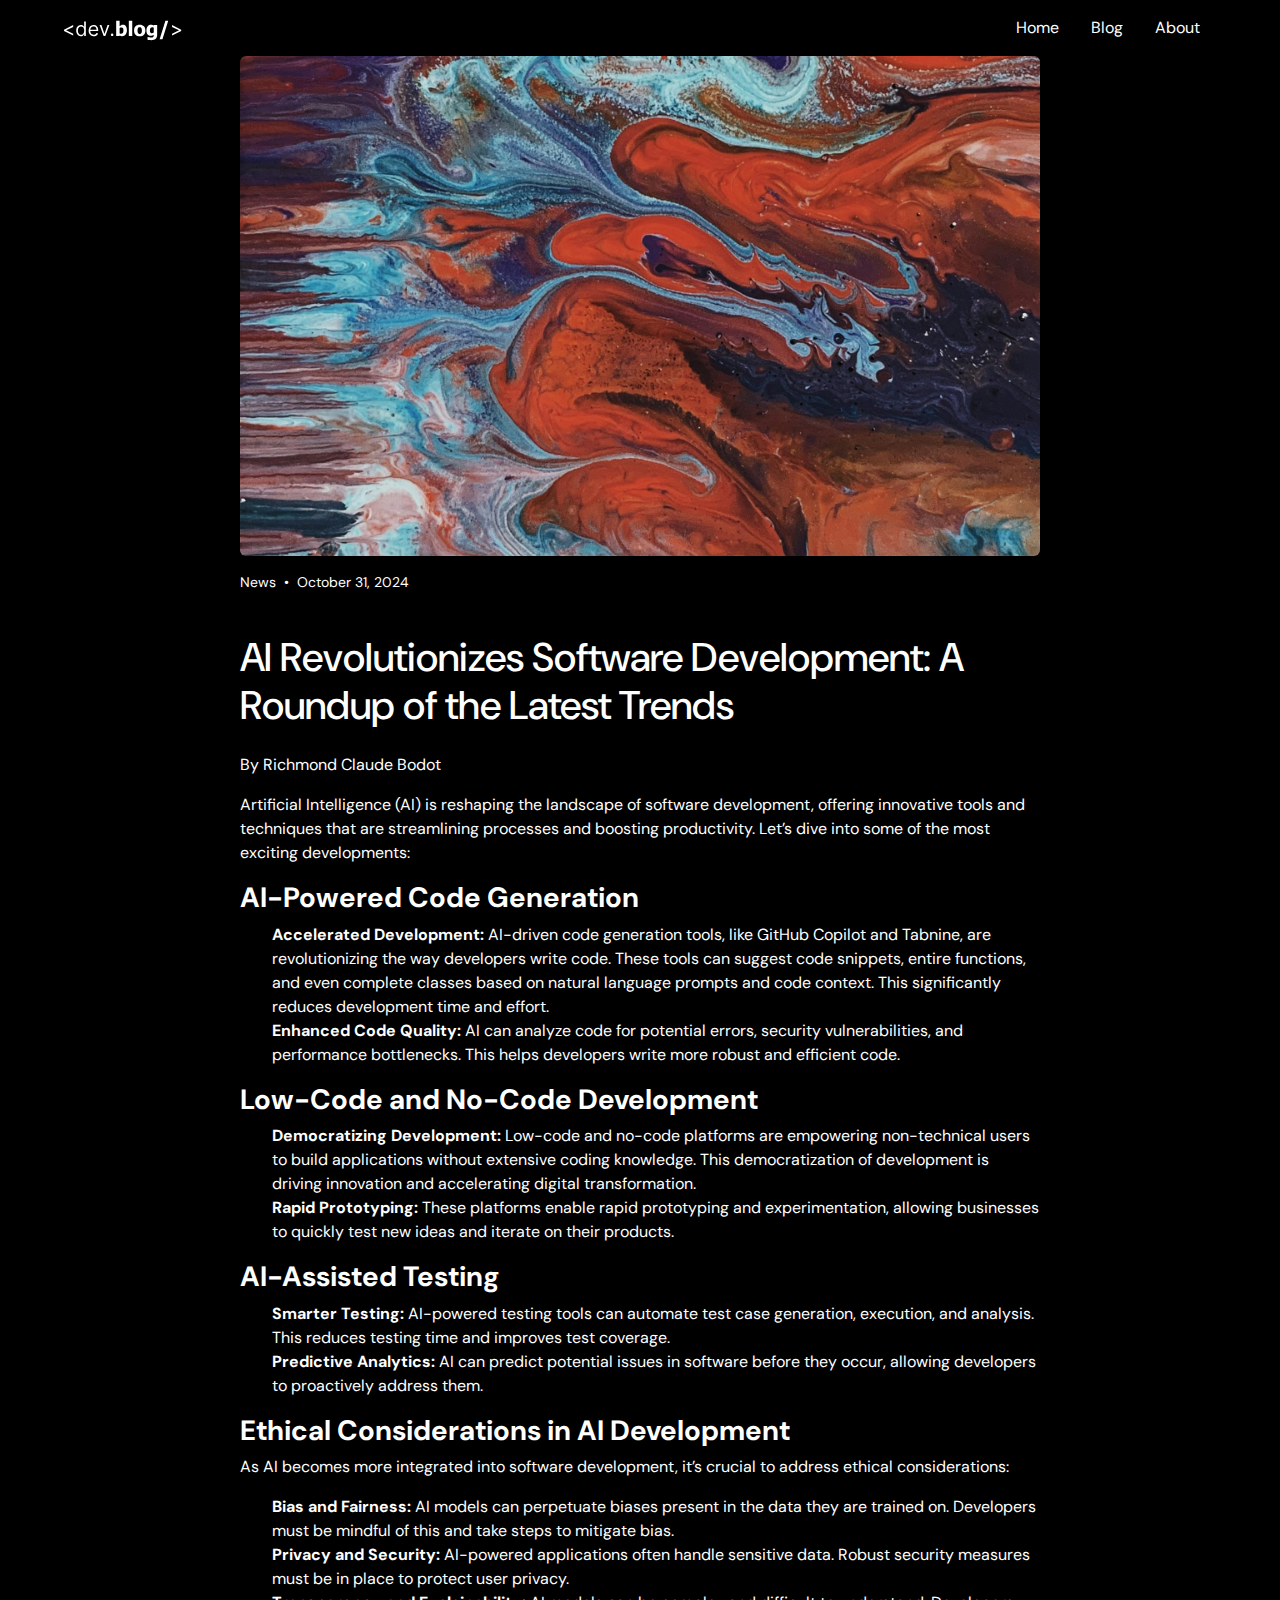
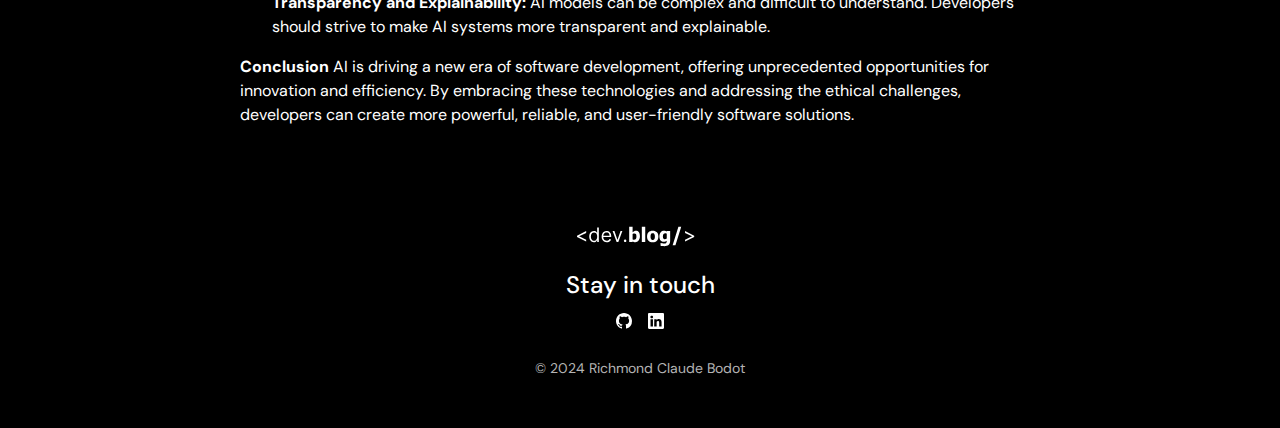
<file: 2024/10/31/ai-revolutionizes-software-development-a-roundup-of-the-latest-trends/index.html>
<!DOCTYPE html>
<html lang="en">
<head>
    <meta charset="UTF-8">
    <meta name="viewport" content="width=device-width, initial-scale=1.0">
    <title>AI Revolutionizes Software Development: A Roundup of the Latest Trends &#8211; devBlog</title>
<meta name="robots" content="max-image-preview:large">
<link rel="dns-prefetch" href="//cdn.jsdelivr.net">
<link rel="dns-prefetch" href="//i0.wp.com">
<link rel="alternate" type="application/rss+xml" title="devBlog &raquo; AI Revolutionizes Software Development: A Roundup of the Latest Trends Comments Feed" href="./feed/index.html">

<link rel="stylesheet" id="all-css-e515d935cff136f8aa0b6615e4f0e771" href="./../../../../wp-includes/css/dist/block-library/style.min.css?m=1731668490" type="text/css" media="all">
<style id="wp-emoji-styles-inline-css">img.wp-smiley, img.emoji {
		display: inline !important;
		border: none !important;
		box-shadow: none !important;
		height: 1em !important;
		width: 1em !important;
		margin: 0 0.07em !important;
		vertical-align: -0.1em !important;
		background: none !important;
		padding: 0 !important;
	}</style>
<style id="classic-theme-styles-inline-css">/*! This file is auto-generated */
.wp-block-button__link{color:#fff;background-color:#32373c;border-radius:9999px;box-shadow:none;text-decoration:none;padding:calc(.667em + 2px) calc(1.333em + 2px);font-size:1.125em}.wp-block-file__button{background:#32373c;color:#fff;text-decoration:none}</style>
<style id="global-styles-inline-css">:root{--wp--preset--aspect-ratio--square: 1;--wp--preset--aspect-ratio--4-3: 4/3;--wp--preset--aspect-ratio--3-4: 3/4;--wp--preset--aspect-ratio--3-2: 3/2;--wp--preset--aspect-ratio--2-3: 2/3;--wp--preset--aspect-ratio--16-9: 16/9;--wp--preset--aspect-ratio--9-16: 9/16;--wp--preset--color--black: #000000;--wp--preset--color--cyan-bluish-gray: #abb8c3;--wp--preset--color--white: #ffffff;--wp--preset--color--pale-pink: #f78da7;--wp--preset--color--vivid-red: #cf2e2e;--wp--preset--color--luminous-vivid-orange: #ff6900;--wp--preset--color--luminous-vivid-amber: #fcb900;--wp--preset--color--light-green-cyan: #7bdcb5;--wp--preset--color--vivid-green-cyan: #00d084;--wp--preset--color--pale-cyan-blue: #8ed1fc;--wp--preset--color--vivid-cyan-blue: #0693e3;--wp--preset--color--vivid-purple: #9b51e0;--wp--preset--gradient--vivid-cyan-blue-to-vivid-purple: linear-gradient(135deg,rgba(6,147,227,1) 0%,rgb(155,81,224) 100%);--wp--preset--gradient--light-green-cyan-to-vivid-green-cyan: linear-gradient(135deg,rgb(122,220,180) 0%,rgb(0,208,130) 100%);--wp--preset--gradient--luminous-vivid-amber-to-luminous-vivid-orange: linear-gradient(135deg,rgba(252,185,0,1) 0%,rgba(255,105,0,1) 100%);--wp--preset--gradient--luminous-vivid-orange-to-vivid-red: linear-gradient(135deg,rgba(255,105,0,1) 0%,rgb(207,46,46) 100%);--wp--preset--gradient--very-light-gray-to-cyan-bluish-gray: linear-gradient(135deg,rgb(238,238,238) 0%,rgb(169,184,195) 100%);--wp--preset--gradient--cool-to-warm-spectrum: linear-gradient(135deg,rgb(74,234,220) 0%,rgb(151,120,209) 20%,rgb(207,42,186) 40%,rgb(238,44,130) 60%,rgb(251,105,98) 80%,rgb(254,248,76) 100%);--wp--preset--gradient--blush-light-purple: linear-gradient(135deg,rgb(255,206,236) 0%,rgb(152,150,240) 100%);--wp--preset--gradient--blush-bordeaux: linear-gradient(135deg,rgb(254,205,165) 0%,rgb(254,45,45) 50%,rgb(107,0,62) 100%);--wp--preset--gradient--luminous-dusk: linear-gradient(135deg,rgb(255,203,112) 0%,rgb(199,81,192) 50%,rgb(65,88,208) 100%);--wp--preset--gradient--pale-ocean: linear-gradient(135deg,rgb(255,245,203) 0%,rgb(182,227,212) 50%,rgb(51,167,181) 100%);--wp--preset--gradient--electric-grass: linear-gradient(135deg,rgb(202,248,128) 0%,rgb(113,206,126) 100%);--wp--preset--gradient--midnight: linear-gradient(135deg,rgb(2,3,129) 0%,rgb(40,116,252) 100%);--wp--preset--font-size--small: 13px;--wp--preset--font-size--medium: 20px;--wp--preset--font-size--large: 36px;--wp--preset--font-size--x-large: 42px;--wp--preset--spacing--20: 0.44rem;--wp--preset--spacing--30: 0.67rem;--wp--preset--spacing--40: 1rem;--wp--preset--spacing--50: 1.5rem;--wp--preset--spacing--60: 2.25rem;--wp--preset--spacing--70: 3.38rem;--wp--preset--spacing--80: 5.06rem;--wp--preset--shadow--natural: 6px 6px 9px rgba(0, 0, 0, 0.2);--wp--preset--shadow--deep: 12px 12px 50px rgba(0, 0, 0, 0.4);--wp--preset--shadow--sharp: 6px 6px 0px rgba(0, 0, 0, 0.2);--wp--preset--shadow--outlined: 6px 6px 0px -3px rgba(255, 255, 255, 1), 6px 6px rgba(0, 0, 0, 1);--wp--preset--shadow--crisp: 6px 6px 0px rgba(0, 0, 0, 1);}:where(.is-layout-flex){gap: 0.5em;}:where(.is-layout-grid){gap: 0.5em;}body .is-layout-flex{display: flex;}.is-layout-flex{flex-wrap: wrap;align-items: center;}.is-layout-flex > :is(*, div){margin: 0;}body .is-layout-grid{display: grid;}.is-layout-grid > :is(*, div){margin: 0;}:where(.wp-block-columns.is-layout-flex){gap: 2em;}:where(.wp-block-columns.is-layout-grid){gap: 2em;}:where(.wp-block-post-template.is-layout-flex){gap: 1.25em;}:where(.wp-block-post-template.is-layout-grid){gap: 1.25em;}.has-black-color{color: var(--wp--preset--color--black) !important;}.has-cyan-bluish-gray-color{color: var(--wp--preset--color--cyan-bluish-gray) !important;}.has-white-color{color: var(--wp--preset--color--white) !important;}.has-pale-pink-color{color: var(--wp--preset--color--pale-pink) !important;}.has-vivid-red-color{color: var(--wp--preset--color--vivid-red) !important;}.has-luminous-vivid-orange-color{color: var(--wp--preset--color--luminous-vivid-orange) !important;}.has-luminous-vivid-amber-color{color: var(--wp--preset--color--luminous-vivid-amber) !important;}.has-light-green-cyan-color{color: var(--wp--preset--color--light-green-cyan) !important;}.has-vivid-green-cyan-color{color: var(--wp--preset--color--vivid-green-cyan) !important;}.has-pale-cyan-blue-color{color: var(--wp--preset--color--pale-cyan-blue) !important;}.has-vivid-cyan-blue-color{color: var(--wp--preset--color--vivid-cyan-blue) !important;}.has-vivid-purple-color{color: var(--wp--preset--color--vivid-purple) !important;}.has-black-background-color{background-color: var(--wp--preset--color--black) !important;}.has-cyan-bluish-gray-background-color{background-color: var(--wp--preset--color--cyan-bluish-gray) !important;}.has-white-background-color{background-color: var(--wp--preset--color--white) !important;}.has-pale-pink-background-color{background-color: var(--wp--preset--color--pale-pink) !important;}.has-vivid-red-background-color{background-color: var(--wp--preset--color--vivid-red) !important;}.has-luminous-vivid-orange-background-color{background-color: var(--wp--preset--color--luminous-vivid-orange) !important;}.has-luminous-vivid-amber-background-color{background-color: var(--wp--preset--color--luminous-vivid-amber) !important;}.has-light-green-cyan-background-color{background-color: var(--wp--preset--color--light-green-cyan) !important;}.has-vivid-green-cyan-background-color{background-color: var(--wp--preset--color--vivid-green-cyan) !important;}.has-pale-cyan-blue-background-color{background-color: var(--wp--preset--color--pale-cyan-blue) !important;}.has-vivid-cyan-blue-background-color{background-color: var(--wp--preset--color--vivid-cyan-blue) !important;}.has-vivid-purple-background-color{background-color: var(--wp--preset--color--vivid-purple) !important;}.has-black-border-color{border-color: var(--wp--preset--color--black) !important;}.has-cyan-bluish-gray-border-color{border-color: var(--wp--preset--color--cyan-bluish-gray) !important;}.has-white-border-color{border-color: var(--wp--preset--color--white) !important;}.has-pale-pink-border-color{border-color: var(--wp--preset--color--pale-pink) !important;}.has-vivid-red-border-color{border-color: var(--wp--preset--color--vivid-red) !important;}.has-luminous-vivid-orange-border-color{border-color: var(--wp--preset--color--luminous-vivid-orange) !important;}.has-luminous-vivid-amber-border-color{border-color: var(--wp--preset--color--luminous-vivid-amber) !important;}.has-light-green-cyan-border-color{border-color: var(--wp--preset--color--light-green-cyan) !important;}.has-vivid-green-cyan-border-color{border-color: var(--wp--preset--color--vivid-green-cyan) !important;}.has-pale-cyan-blue-border-color{border-color: var(--wp--preset--color--pale-cyan-blue) !important;}.has-vivid-cyan-blue-border-color{border-color: var(--wp--preset--color--vivid-cyan-blue) !important;}.has-vivid-purple-border-color{border-color: var(--wp--preset--color--vivid-purple) !important;}.has-vivid-cyan-blue-to-vivid-purple-gradient-background{background: var(--wp--preset--gradient--vivid-cyan-blue-to-vivid-purple) !important;}.has-light-green-cyan-to-vivid-green-cyan-gradient-background{background: var(--wp--preset--gradient--light-green-cyan-to-vivid-green-cyan) !important;}.has-luminous-vivid-amber-to-luminous-vivid-orange-gradient-background{background: var(--wp--preset--gradient--luminous-vivid-amber-to-luminous-vivid-orange) !important;}.has-luminous-vivid-orange-to-vivid-red-gradient-background{background: var(--wp--preset--gradient--luminous-vivid-orange-to-vivid-red) !important;}.has-very-light-gray-to-cyan-bluish-gray-gradient-background{background: var(--wp--preset--gradient--very-light-gray-to-cyan-bluish-gray) !important;}.has-cool-to-warm-spectrum-gradient-background{background: var(--wp--preset--gradient--cool-to-warm-spectrum) !important;}.has-blush-light-purple-gradient-background{background: var(--wp--preset--gradient--blush-light-purple) !important;}.has-blush-bordeaux-gradient-background{background: var(--wp--preset--gradient--blush-bordeaux) !important;}.has-luminous-dusk-gradient-background{background: var(--wp--preset--gradient--luminous-dusk) !important;}.has-pale-ocean-gradient-background{background: var(--wp--preset--gradient--pale-ocean) !important;}.has-electric-grass-gradient-background{background: var(--wp--preset--gradient--electric-grass) !important;}.has-midnight-gradient-background{background: var(--wp--preset--gradient--midnight) !important;}.has-small-font-size{font-size: var(--wp--preset--font-size--small) !important;}.has-medium-font-size{font-size: var(--wp--preset--font-size--medium) !important;}.has-large-font-size{font-size: var(--wp--preset--font-size--large) !important;}.has-x-large-font-size{font-size: var(--wp--preset--font-size--x-large) !important;}
:where(.wp-block-post-template.is-layout-flex){gap: 1.25em;}:where(.wp-block-post-template.is-layout-grid){gap: 1.25em;}
:where(.wp-block-columns.is-layout-flex){gap: 2em;}:where(.wp-block-columns.is-layout-grid){gap: 2em;}
:root :where(.wp-block-pullquote){font-size: 1.5em;line-height: 1.6;}</style>
<link rel="stylesheet" id="devBlog_bootstrap-css" href="https://cdn.jsdelivr.net/npm/bootstrap@5.3.3/dist/css/bootstrap.min.css?ver=5.3.3" media="all">
<link rel="stylesheet" id="devBlog_splideCSS-css" href="./../../../../wp-content/themes/devBlog%20Theme/./assets/splide-4.1.3/dist/css/splide.min.css?ver=4.1.3" media="all">
<link rel="stylesheet" id="devBlog_cssStyles-css" href="./../../../../wp-content/themes/devBlog%20Theme/style.css?ver=1.0.51" media="all">
<link rel="https://api.w.org/" href="./../../../../wp-json/index.html">
<link rel="alternate" title="JSON" type="application/json" href="./../../../../wp-json/wp/v2/posts/47/index.html">
<link rel="EditURI" type="application/rsd+xml" title="RSD" href="./../../../../xmlrpc.php?rsd">
<meta name="generator" content="WordPress 6.7">
<link rel="canonical" href="./index.html">
<link rel="shortlink" href="./../../../../index.html?p=47">
<link rel="alternate" title="oEmbed (JSON)" type="application/json+oembed" href="./../../../../wp-json/oembed/1.0/embed/index.html?url=.%2F%2F2024%2F10%2F31%2Fai-revolutionizes-software-development-a-roundup-of-the-latest-trends%2F">
<link rel="alternate" title="oEmbed (XML)" type="text/xml+oembed" href="./../../../../wp-json/oembed/1.0/embed/index.html?url=.%2F%2F2024%2F10%2F31%2Fai-revolutionizes-software-development-a-roundup-of-the-latest-trends%2F#038;format=xml">
<link rel="icon" href="./../../../../wp-content/uploads/2024/11/Site_logo-removebg-preview.png" sizes="32x32">
<link rel="icon" href="./../../../../wp-content/uploads/2024/11/Site_logo-removebg-preview.png" sizes="192x192">
<link rel="apple-touch-icon" href="./../../../../wp-content/uploads/2024/11/Site_logo-removebg-preview.png">
<meta name="msapplication-TileImage" content="./../../../../wp-content/uploads/2024/11/Site_logo-removebg-preview.png">
<style id="wpforms-css-vars-root">:root {
					--wpforms-field-border-radius: 3px;
--wpforms-field-border-style: solid;
--wpforms-field-border-size: 1px;
--wpforms-field-background-color: #ffffff;
--wpforms-field-border-color: rgba( 0, 0, 0, 0.25 );
--wpforms-field-border-color-spare: rgba( 0, 0, 0, 0.25 );
--wpforms-field-text-color: rgba( 0, 0, 0, 0.7 );
--wpforms-field-menu-color: #ffffff;
--wpforms-label-color: rgba( 0, 0, 0, 0.85 );
--wpforms-label-sublabel-color: rgba( 0, 0, 0, 0.55 );
--wpforms-label-error-color: #d63637;
--wpforms-button-border-radius: 3px;
--wpforms-button-border-style: none;
--wpforms-button-border-size: 1px;
--wpforms-button-background-color: #066aab;
--wpforms-button-border-color: #066aab;
--wpforms-button-text-color: #ffffff;
--wpforms-page-break-color: #066aab;
--wpforms-background-image: none;
--wpforms-background-position: center center;
--wpforms-background-repeat: no-repeat;
--wpforms-background-size: cover;
--wpforms-background-width: 100px;
--wpforms-background-height: 100px;
--wpforms-background-color: rgba( 0, 0, 0, 0 );
--wpforms-background-url: none;
--wpforms-container-padding: 0px;
--wpforms-container-border-style: none;
--wpforms-container-border-width: 1px;
--wpforms-container-border-color: #000000;
--wpforms-container-border-radius: 3px;
--wpforms-field-size-input-height: 43px;
--wpforms-field-size-input-spacing: 15px;
--wpforms-field-size-font-size: 16px;
--wpforms-field-size-line-height: 19px;
--wpforms-field-size-padding-h: 14px;
--wpforms-field-size-checkbox-size: 16px;
--wpforms-field-size-sublabel-spacing: 5px;
--wpforms-field-size-icon-size: 1;
--wpforms-label-size-font-size: 16px;
--wpforms-label-size-line-height: 19px;
--wpforms-label-size-sublabel-font-size: 14px;
--wpforms-label-size-sublabel-line-height: 17px;
--wpforms-button-size-font-size: 17px;
--wpforms-button-size-height: 41px;
--wpforms-button-size-padding-h: 15px;
--wpforms-button-size-margin-top: 10px;
--wpforms-container-shadow-size-box-shadow: none;

				}</style>
</head>
<body class="bg-black ms-3 me-3">
    <nav class="navbar navbar-expand-sm navbar-light">
        <div class="container-fluid ps-md-5 pe-md-5 ps-3 pe-3">
            <a class="navbar-brand" href="./../../../../index.html" style="margin:0; object-fit:cover;">


             
                <svg width="118" height="21" viewbox="0 0 118 21" fill="none" xmlns="http://www.w3.org/2000/svg">
                <path d="M0.0170455 10.8864V9.75L9.16477 5.09091V6.90909L2.14773 10.2898L2.20455 10.1761V10.4602L2.14773 10.3466L9.16477 13.7273V15.5455L0.0170455 10.8864ZM16.837 16.2273C15.9279 16.2273 15.1254 15.9976 14.4293 15.5384C13.7333 15.0743 13.1888 14.4209 12.7958 13.5781C12.4028 12.7306 12.2063 11.7292 12.2063 10.5739C12.2063 9.42803 12.4028 8.43371 12.7958 7.59091C13.1888 6.74811 13.7357 6.09706 14.4364 5.63778C15.1372 5.1785 15.9469 4.94886 16.8654 4.94886C17.5756 4.94886 18.1367 5.06723 18.5487 5.30398C18.9653 5.53598 19.2826 5.80114 19.5004 6.09943C19.7229 6.39299 19.8957 6.63447 20.0188 6.82386H20.1609V1.45455H21.837V16H20.2177V14.3239H20.0188C19.8957 14.5227 19.7205 14.7737 19.4933 15.0767C19.266 15.375 18.9416 15.6425 18.5202 15.8793C18.0988 16.1113 17.5378 16.2273 16.837 16.2273ZM17.0643 14.7216C17.7366 14.7216 18.3048 14.5464 18.7688 14.196C19.2328 13.8409 19.5856 13.3509 19.8271 12.7259C20.0685 12.0961 20.1893 11.3693 20.1893 10.5455C20.1893 9.73106 20.0709 9.01847 19.8342 8.40767C19.5974 7.79214 19.247 7.31392 18.783 6.97301C18.319 6.62737 17.7461 6.45455 17.0643 6.45455C16.354 6.45455 15.7622 6.63684 15.2887 7.00142C14.82 7.36127 14.4672 7.85133 14.2305 8.47159C13.9985 9.08712 13.8825 9.77841 13.8825 10.5455C13.8825 11.322 14.0008 12.0275 14.2376 12.6619C14.479 13.2917 14.8342 13.7936 15.3029 14.1676C15.7764 14.5369 16.3635 14.7216 17.0643 14.7216ZM29.7134 16.2273C28.6623 16.2273 27.7556 15.9953 26.9933 15.5312C26.2357 15.0625 25.6509 14.4091 25.239 13.571C24.8318 12.7282 24.6282 11.7481 24.6282 10.6307C24.6282 9.51326 24.8318 8.52841 25.239 7.67614C25.6509 6.81913 26.2238 6.15152 26.9577 5.6733C27.6964 5.19034 28.5581 4.94886 29.543 4.94886C30.1112 4.94886 30.6722 5.04356 31.2262 5.23295C31.7802 5.42235 32.2844 5.73011 32.739 6.15625C33.1935 6.57765 33.5558 7.13636 33.8256 7.83239C34.0955 8.52841 34.2305 9.38542 34.2305 10.4034V11.1136H25.8214V9.66477H32.5259C32.5259 9.04924 32.4028 8.5 32.1566 8.01705C31.9151 7.53409 31.5695 7.15294 31.1197 6.87358C30.6746 6.59422 30.149 6.45455 29.543 6.45455C28.8754 6.45455 28.2977 6.62026 27.81 6.9517C27.3271 7.27841 26.9554 7.70455 26.695 8.23011C26.4345 8.75568 26.3043 9.31913 26.3043 9.92045V10.8864C26.3043 11.7102 26.4464 12.4086 26.7305 12.9815C27.0193 13.5497 27.4194 13.983 27.9308 14.2812C28.4421 14.5748 29.0363 14.7216 29.7134 14.7216C30.1538 14.7216 30.5515 14.66 30.9066 14.5369C31.2665 14.4091 31.5766 14.2197 31.837 13.9688C32.0974 13.7131 32.2987 13.3958 32.4407 13.017L34.06 13.4716C33.8896 14.0208 33.6031 14.5038 33.2006 14.9205C32.7982 15.3324 32.301 15.6544 31.7092 15.8864C31.1173 16.1136 30.4521 16.2273 29.7134 16.2273ZM45.3686 5.09091L41.3345 16H39.63L35.5959 5.09091H37.4141L40.4254 13.7841H40.5391L43.5504 5.09091H45.3686ZM48.119 16.1136C47.7686 16.1136 47.4679 15.9882 47.217 15.7372C46.966 15.4863 46.8406 15.1856 46.8406 14.8352C46.8406 14.4848 46.966 14.1842 47.217 13.9332C47.4679 13.6823 47.7686 13.5568 48.119 13.5568C48.4693 13.5568 48.77 13.6823 49.021 13.9332C49.2719 14.1842 49.3974 14.4848 49.3974 14.8352C49.3974 15.0672 49.3382 15.2803 49.2198 15.4744C49.1062 15.6686 48.9523 15.8248 48.7582 15.9432C48.5688 16.0568 48.3557 16.1136 48.119 16.1136ZM59.4355 10.4336C59.4355 9.33984 59.2695 8.55859 58.9375 8.08984C58.6055 7.62109 58.0944 7.38672 57.4043 7.38672C57.0983 7.38672 56.7923 7.43555 56.4863 7.5332C56.1868 7.63086 55.8906 7.77734 55.5977 7.97266V13.4805C55.8255 13.5716 56.0534 13.6335 56.2812 13.666C56.5156 13.6986 56.7467 13.7148 56.9746 13.7148C57.8014 13.7148 58.4167 13.4414 58.8203 12.8945C59.2305 12.3477 59.4355 11.5273 59.4355 10.4336ZM62.9316 10.3652C62.9316 12.11 62.4889 13.5228 61.6035 14.6035C60.7181 15.6777 59.6211 16.2148 58.3125 16.2148C57.7656 16.2148 57.2904 16.153 56.8867 16.0293C56.4831 15.9056 56.0534 15.7135 55.5977 15.4531L55.4512 16H52.1797V0.804688H55.5977V6.17578C56.099 5.74609 56.61 5.39779 57.1309 5.13086C57.6517 4.86393 58.2539 4.73047 58.9375 4.73047C60.2135 4.73047 61.1966 5.22852 61.8867 6.22461C62.5833 7.2207 62.9316 8.60091 62.9316 10.3652ZM68.2344 16H64.8164V0.804688H68.2344V16ZM81.3789 10.5215C81.3789 12.3249 80.8841 13.7474 79.8945 14.7891C78.9115 15.8242 77.5182 16.3418 75.7148 16.3418C73.9245 16.3418 72.5312 15.8242 71.5352 14.7891C70.5456 13.7474 70.0508 12.3249 70.0508 10.5215C70.0508 8.69857 70.5456 7.27279 71.5352 6.24414C72.5312 5.20898 73.9245 4.69141 75.7148 4.69141C77.5117 4.69141 78.9049 5.21224 79.8945 6.25391C80.8841 7.28906 81.3789 8.71159 81.3789 10.5215ZM77.873 10.541C77.873 9.88997 77.8177 9.34961 77.707 8.91992C77.6029 8.48372 77.4564 8.13542 77.2676 7.875C77.0658 7.60156 76.8379 7.41276 76.584 7.30859C76.3301 7.19792 76.0404 7.14258 75.7148 7.14258C75.4089 7.14258 75.1322 7.19141 74.8848 7.28906C74.6374 7.38021 74.4095 7.55924 74.2012 7.82617C74.0059 8.08008 73.8496 8.42839 73.7324 8.87109C73.6152 9.3138 73.5566 9.87044 73.5566 10.541C73.5566 11.2116 73.612 11.7552 73.7227 12.1719C73.8333 12.582 73.9766 12.9108 74.1523 13.1582C74.3346 13.4121 74.5625 13.5977 74.8359 13.7148C75.1094 13.832 75.4121 13.8906 75.7441 13.8906C76.0176 13.8906 76.2943 13.832 76.5742 13.7148C76.8607 13.5977 77.0885 13.4219 77.2578 13.1875C77.4596 12.9076 77.6126 12.5723 77.7168 12.1816C77.821 11.7845 77.873 11.2376 77.873 10.541ZM89.748 12.543V7.57227C89.5788 7.49414 89.3704 7.42904 89.123 7.37695C88.8757 7.32487 88.6283 7.29883 88.3809 7.29883C87.5605 7.29883 86.9421 7.56576 86.5254 8.09961C86.1152 8.62695 85.9102 9.36589 85.9102 10.3164C85.9102 10.7917 85.9395 11.1953 85.998 11.5273C86.0632 11.8529 86.1803 12.1426 86.3496 12.3965C86.5124 12.6439 86.724 12.8327 86.9844 12.9629C87.2513 13.0866 87.5898 13.1484 88 13.1484C88.306 13.1484 88.6055 13.0964 88.8984 12.9922C89.1979 12.888 89.4811 12.7383 89.748 12.543ZM93.166 14.7402C93.166 15.7559 93.0195 16.6185 92.7266 17.3281C92.4336 18.0378 92.0332 18.5911 91.5254 18.9883C91.0176 19.3919 90.4089 19.6816 89.6992 19.8574C88.9896 20.0397 88.2018 20.1309 87.3359 20.1309C86.6068 20.1309 85.9134 20.082 85.2559 19.9844C84.6048 19.8932 84.0384 19.7858 83.5566 19.6621V16.918H83.957C84.1263 16.9831 84.3249 17.0547 84.5527 17.1328C84.7871 17.2109 85.0215 17.2826 85.2559 17.3477C85.5358 17.4193 85.8092 17.4779 86.0762 17.5234C86.3431 17.569 86.6165 17.5918 86.8965 17.5918C87.4759 17.5918 87.9577 17.5299 88.3418 17.4062C88.7324 17.2891 89.0254 17.1198 89.2207 16.8984C89.416 16.6706 89.5527 16.4004 89.6309 16.0879C89.709 15.7819 89.748 15.3945 89.748 14.9258V14.7207C89.3639 15.0592 88.918 15.3327 88.4102 15.541C87.9089 15.7428 87.3913 15.8438 86.8574 15.8438C85.4382 15.8438 84.3411 15.3815 83.5664 14.457C82.7982 13.5326 82.4141 12.1263 82.4141 10.2383C82.4141 9.37891 82.5312 8.60742 82.7656 7.92383C83.0065 7.24023 83.3385 6.65755 83.7617 6.17578C84.1654 5.71354 84.6536 5.35872 85.2266 5.11133C85.7995 4.85742 86.3952 4.73047 87.0137 4.73047C87.5736 4.73047 88.0749 4.80208 88.5176 4.94531C88.9603 5.08854 89.3639 5.2806 89.7285 5.52148L89.8555 5.0332H93.166V14.7402ZM104.23 0.804688L98.4395 19.1641H95.6367L101.398 0.804688H104.23ZM117.192 10.8864L108.044 15.5455V13.7273L115.061 10.3466L115.005 10.4602V10.1761L115.061 10.2898L108.044 6.90909V5.09091L117.192 9.75V10.8864Z" fill="white"></path>
                </svg>
            

            </a>
            <button class="navbar-toggler border-0 shadow-none p-0" type="button" data-bs-toggle="collapse" data-bs-target="#navbarID" aria-controls="navbarID" aria-expanded="false" aria-label="Toggle navigation">
                <svg xmlns="http://www.w3.org/2000/svg" width="30" height="30" fill="currentColor" class="bi bi-list" viewbox="0 0 16 16">
                    <path fill-rule="evenodd" d="M2.5 12a.5.5 0 0 1 .5-.5h10a.5.5 0 0 1 0 1H3a.5.5 0 0 1-.5-.5m0-4a.5.5 0 0 1 .5-.5h10a.5.5 0 0 1 0 1H3a.5.5 0 0 1-.5-.5m0-4a.5.5 0 0 1 .5-.5h10a.5.5 0 0 1 0 1H3a.5.5 0 0 1-.5-.5" fill="white"></path>
                </svg>
            </button>
            <div class="collapse navbar-collapse justify-content-end" id="navbarID">
                <div class="navbar-nav">
                <div class="menu-navigations-container"><ul id="menu-navigations" class="navbar-nav me-auto mb-2 mb-lg-0">
<li id="menu-item-77" class="menu-item menu-item-type-post_type menu-item-object-page menu-item-home menu-item-77 nav-item"><a href="./../../../../index.html" class="nav-link active ps-3 pe-3 text-white">Home</a></li>
<li id="menu-item-76" class="menu-item menu-item-type-post_type menu-item-object-page current_page_parent menu-item-76 nav-item"><a href="./../../../../blog/index.html" class="nav-link active ps-3 pe-3 text-white">Blog</a></li>
<li id="menu-item-43" class="menu-item menu-item-type-post_type menu-item-object-page menu-item-43 nav-item"><a href="./../../../../about/index.html" class="nav-link active ps-3 pe-3 text-white">About</a></li>
</ul></div>                </div>
            </div>
        </div>
    </nav>
<article class="post-article text-white m-auto">
<img width="150" height="150" src="./../../../../wp-content/uploads/2024/10/pexels-didsss-3530054-scaled.jpg" class="post-thumbnail img-fluid rounded wp-post-image" alt="" decoding="async" srcset="./../../../../wp-content/uploads/2024/10/pexels-didsss-3530054-scaled.jpg 150w, ./../../../../wp-content/uploads/2024/10/pexels-didsss-3530054-scaled.jpg 300w, ./../../../../wp-content/uploads/2024/10/pexels-didsss-3530054-scaled.jpg 450w" sizes="(max-width: 150px) 100vw, 150px"><div class="d-flex mt-3" style="font-size: 14px">
    <p class="">News</p>
    <p class="ms-2 me-2">•</p>
    <p class="">October 31, 2024</p>
</div>
<h1 class="mt-4 mb-4">AI Revolutionizes Software Development: A Roundup of the Latest Trends</h1>

<p class="">By Richmond Claude Bodot</p>


<p>Artificial Intelligence (AI) is reshaping the landscape of software development, offering innovative tools and techniques that are streamlining processes and boosting productivity. Let&#8217;s dive into some of the most exciting developments:</p>



<h3 class="wp-block-heading"><strong>AI-Powered Code Generation</strong></h3>



<ul class="wp-block-list">
<li>
<strong>Accelerated Development:</strong> AI-driven code generation tools, like GitHub Copilot and Tabnine, are revolutionizing the way developers write code. These tools can suggest code snippets, entire functions, and even complete classes based on natural language prompts and code context. This significantly reduces development time and effort.</li>



<li>
<strong>Enhanced Code Quality:</strong> AI can analyze code for potential errors, security vulnerabilities, and performance bottlenecks. This helps developers write more robust and efficient code.</li>
</ul>



<h3 class="wp-block-heading"><strong>Low-Code and No-Code Development</strong></h3>



<ul class="wp-block-list">
<li>
<strong>Democratizing Development:</strong> Low-code and no-code platforms are empowering non-technical users to build applications without extensive coding knowledge. This democratization of development is driving innovation and accelerating digital transformation.</li>



<li>
<strong>Rapid Prototyping:</strong> These platforms enable rapid prototyping and experimentation, allowing businesses to quickly test new ideas and iterate on their products.</li>
</ul>



<h3 class="wp-block-heading"><strong>AI-Assisted Testing</strong></h3>



<ul class="wp-block-list">
<li>
<strong>Smarter Testing:</strong> AI-powered testing tools can automate test case generation, execution, and analysis. This reduces testing time and improves test coverage.</li>



<li>
<strong>Predictive Analytics:</strong> AI can predict potential issues in software before they occur, allowing developers to proactively address them.</li>
</ul>



<h3 class="wp-block-heading"><strong>Ethical Considerations in AI Development</strong></h3>



<p>As AI becomes more integrated into software development, it&#8217;s crucial to address ethical considerations:</p>



<ul class="wp-block-list">
<li>
<strong>Bias and Fairness:</strong> AI models can perpetuate biases present in the data they are trained on. Developers must be mindful of this and take steps to mitigate bias.</li>



<li>
<strong>Privacy and Security:</strong> AI-powered applications often handle sensitive data. Robust security measures must be in place to protect user privacy.</li>



<li>
<strong>Transparency and Explainability:</strong> AI models can be complex and difficult to understand. Developers should strive to make AI systems more transparent and explainable.</li>
</ul>



<p><strong>Conclusion</strong> AI is driving a new era of software development, offering unprecedented opportunities for innovation and efficiency. By embracing these technologies and addressing the ethical challenges, developers can create more powerful, reliable, and user-friendly software solutions.</p>



<p></p>
</article>
<footer class="footer-16371 text-white mt-5 pb-5 pt-5 m-auto">
      <div class="container" bis_skin_checked="1">
        <div class="row justify-content-center" bis_skin_checked="1">
          <div class="col-md-9 text-center" bis_skin_checked="1">
            <div class="footer-site-logo mb-4" bis_skin_checked="1">
                  <a href="./../../../../index.html" class="mb-3 me-2 mb-md-0 text-body-secondary text-decoration-none lh-1">
               
                  <svg width="118" height="21" viewbox="0 0 118 21" fill="none" xmlns="http://www.w3.org/2000/svg">
                    <path d="M0.0170455 10.8864V9.75L9.16477 5.09091V6.90909L2.14773 10.2898L2.20455 10.1761V10.4602L2.14773 10.3466L9.16477 13.7273V15.5455L0.0170455 10.8864ZM16.837 16.2273C15.9279 16.2273 15.1254 15.9976 14.4293 15.5384C13.7333 15.0743 13.1888 14.4209 12.7958 13.5781C12.4028 12.7306 12.2063 11.7292 12.2063 10.5739C12.2063 9.42803 12.4028 8.43371 12.7958 7.59091C13.1888 6.74811 13.7357 6.09706 14.4364 5.63778C15.1372 5.1785 15.9469 4.94886 16.8654 4.94886C17.5756 4.94886 18.1367 5.06723 18.5487 5.30398C18.9653 5.53598 19.2826 5.80114 19.5004 6.09943C19.7229 6.39299 19.8957 6.63447 20.0188 6.82386H20.1609V1.45455H21.837V16H20.2177V14.3239H20.0188C19.8957 14.5227 19.7205 14.7737 19.4933 15.0767C19.266 15.375 18.9416 15.6425 18.5202 15.8793C18.0988 16.1113 17.5378 16.2273 16.837 16.2273ZM17.0643 14.7216C17.7366 14.7216 18.3048 14.5464 18.7688 14.196C19.2328 13.8409 19.5856 13.3509 19.8271 12.7259C20.0685 12.0961 20.1893 11.3693 20.1893 10.5455C20.1893 9.73106 20.0709 9.01847 19.8342 8.40767C19.5974 7.79214 19.247 7.31392 18.783 6.97301C18.319 6.62737 17.7461 6.45455 17.0643 6.45455C16.354 6.45455 15.7622 6.63684 15.2887 7.00142C14.82 7.36127 14.4672 7.85133 14.2305 8.47159C13.9985 9.08712 13.8825 9.77841 13.8825 10.5455C13.8825 11.322 14.0008 12.0275 14.2376 12.6619C14.479 13.2917 14.8342 13.7936 15.3029 14.1676C15.7764 14.5369 16.3635 14.7216 17.0643 14.7216ZM29.7134 16.2273C28.6623 16.2273 27.7556 15.9953 26.9933 15.5312C26.2357 15.0625 25.6509 14.4091 25.239 13.571C24.8318 12.7282 24.6282 11.7481 24.6282 10.6307C24.6282 9.51326 24.8318 8.52841 25.239 7.67614C25.6509 6.81913 26.2238 6.15152 26.9577 5.6733C27.6964 5.19034 28.5581 4.94886 29.543 4.94886C30.1112 4.94886 30.6722 5.04356 31.2262 5.23295C31.7802 5.42235 32.2844 5.73011 32.739 6.15625C33.1935 6.57765 33.5558 7.13636 33.8256 7.83239C34.0955 8.52841 34.2305 9.38542 34.2305 10.4034V11.1136H25.8214V9.66477H32.5259C32.5259 9.04924 32.4028 8.5 32.1566 8.01705C31.9151 7.53409 31.5695 7.15294 31.1197 6.87358C30.6746 6.59422 30.149 6.45455 29.543 6.45455C28.8754 6.45455 28.2977 6.62026 27.81 6.9517C27.3271 7.27841 26.9554 7.70455 26.695 8.23011C26.4345 8.75568 26.3043 9.31913 26.3043 9.92045V10.8864C26.3043 11.7102 26.4464 12.4086 26.7305 12.9815C27.0193 13.5497 27.4194 13.983 27.9308 14.2812C28.4421 14.5748 29.0363 14.7216 29.7134 14.7216C30.1538 14.7216 30.5515 14.66 30.9066 14.5369C31.2665 14.4091 31.5766 14.2197 31.837 13.9688C32.0974 13.7131 32.2987 13.3958 32.4407 13.017L34.06 13.4716C33.8896 14.0208 33.6031 14.5038 33.2006 14.9205C32.7982 15.3324 32.301 15.6544 31.7092 15.8864C31.1173 16.1136 30.4521 16.2273 29.7134 16.2273ZM45.3686 5.09091L41.3345 16H39.63L35.5959 5.09091H37.4141L40.4254 13.7841H40.5391L43.5504 5.09091H45.3686ZM48.119 16.1136C47.7686 16.1136 47.4679 15.9882 47.217 15.7372C46.966 15.4863 46.8406 15.1856 46.8406 14.8352C46.8406 14.4848 46.966 14.1842 47.217 13.9332C47.4679 13.6823 47.7686 13.5568 48.119 13.5568C48.4693 13.5568 48.77 13.6823 49.021 13.9332C49.2719 14.1842 49.3974 14.4848 49.3974 14.8352C49.3974 15.0672 49.3382 15.2803 49.2198 15.4744C49.1062 15.6686 48.9523 15.8248 48.7582 15.9432C48.5688 16.0568 48.3557 16.1136 48.119 16.1136ZM59.4355 10.4336C59.4355 9.33984 59.2695 8.55859 58.9375 8.08984C58.6055 7.62109 58.0944 7.38672 57.4043 7.38672C57.0983 7.38672 56.7923 7.43555 56.4863 7.5332C56.1868 7.63086 55.8906 7.77734 55.5977 7.97266V13.4805C55.8255 13.5716 56.0534 13.6335 56.2812 13.666C56.5156 13.6986 56.7467 13.7148 56.9746 13.7148C57.8014 13.7148 58.4167 13.4414 58.8203 12.8945C59.2305 12.3477 59.4355 11.5273 59.4355 10.4336ZM62.9316 10.3652C62.9316 12.11 62.4889 13.5228 61.6035 14.6035C60.7181 15.6777 59.6211 16.2148 58.3125 16.2148C57.7656 16.2148 57.2904 16.153 56.8867 16.0293C56.4831 15.9056 56.0534 15.7135 55.5977 15.4531L55.4512 16H52.1797V0.804688H55.5977V6.17578C56.099 5.74609 56.61 5.39779 57.1309 5.13086C57.6517 4.86393 58.2539 4.73047 58.9375 4.73047C60.2135 4.73047 61.1966 5.22852 61.8867 6.22461C62.5833 7.2207 62.9316 8.60091 62.9316 10.3652ZM68.2344 16H64.8164V0.804688H68.2344V16ZM81.3789 10.5215C81.3789 12.3249 80.8841 13.7474 79.8945 14.7891C78.9115 15.8242 77.5182 16.3418 75.7148 16.3418C73.9245 16.3418 72.5312 15.8242 71.5352 14.7891C70.5456 13.7474 70.0508 12.3249 70.0508 10.5215C70.0508 8.69857 70.5456 7.27279 71.5352 6.24414C72.5312 5.20898 73.9245 4.69141 75.7148 4.69141C77.5117 4.69141 78.9049 5.21224 79.8945 6.25391C80.8841 7.28906 81.3789 8.71159 81.3789 10.5215ZM77.873 10.541C77.873 9.88997 77.8177 9.34961 77.707 8.91992C77.6029 8.48372 77.4564 8.13542 77.2676 7.875C77.0658 7.60156 76.8379 7.41276 76.584 7.30859C76.3301 7.19792 76.0404 7.14258 75.7148 7.14258C75.4089 7.14258 75.1322 7.19141 74.8848 7.28906C74.6374 7.38021 74.4095 7.55924 74.2012 7.82617C74.0059 8.08008 73.8496 8.42839 73.7324 8.87109C73.6152 9.3138 73.5566 9.87044 73.5566 10.541C73.5566 11.2116 73.612 11.7552 73.7227 12.1719C73.8333 12.582 73.9766 12.9108 74.1523 13.1582C74.3346 13.4121 74.5625 13.5977 74.8359 13.7148C75.1094 13.832 75.4121 13.8906 75.7441 13.8906C76.0176 13.8906 76.2943 13.832 76.5742 13.7148C76.8607 13.5977 77.0885 13.4219 77.2578 13.1875C77.4596 12.9076 77.6126 12.5723 77.7168 12.1816C77.821 11.7845 77.873 11.2376 77.873 10.541ZM89.748 12.543V7.57227C89.5788 7.49414 89.3704 7.42904 89.123 7.37695C88.8757 7.32487 88.6283 7.29883 88.3809 7.29883C87.5605 7.29883 86.9421 7.56576 86.5254 8.09961C86.1152 8.62695 85.9102 9.36589 85.9102 10.3164C85.9102 10.7917 85.9395 11.1953 85.998 11.5273C86.0632 11.8529 86.1803 12.1426 86.3496 12.3965C86.5124 12.6439 86.724 12.8327 86.9844 12.9629C87.2513 13.0866 87.5898 13.1484 88 13.1484C88.306 13.1484 88.6055 13.0964 88.8984 12.9922C89.1979 12.888 89.4811 12.7383 89.748 12.543ZM93.166 14.7402C93.166 15.7559 93.0195 16.6185 92.7266 17.3281C92.4336 18.0378 92.0332 18.5911 91.5254 18.9883C91.0176 19.3919 90.4089 19.6816 89.6992 19.8574C88.9896 20.0397 88.2018 20.1309 87.3359 20.1309C86.6068 20.1309 85.9134 20.082 85.2559 19.9844C84.6048 19.8932 84.0384 19.7858 83.5566 19.6621V16.918H83.957C84.1263 16.9831 84.3249 17.0547 84.5527 17.1328C84.7871 17.2109 85.0215 17.2826 85.2559 17.3477C85.5358 17.4193 85.8092 17.4779 86.0762 17.5234C86.3431 17.569 86.6165 17.5918 86.8965 17.5918C87.4759 17.5918 87.9577 17.5299 88.3418 17.4062C88.7324 17.2891 89.0254 17.1198 89.2207 16.8984C89.416 16.6706 89.5527 16.4004 89.6309 16.0879C89.709 15.7819 89.748 15.3945 89.748 14.9258V14.7207C89.3639 15.0592 88.918 15.3327 88.4102 15.541C87.9089 15.7428 87.3913 15.8438 86.8574 15.8438C85.4382 15.8438 84.3411 15.3815 83.5664 14.457C82.7982 13.5326 82.4141 12.1263 82.4141 10.2383C82.4141 9.37891 82.5312 8.60742 82.7656 7.92383C83.0065 7.24023 83.3385 6.65755 83.7617 6.17578C84.1654 5.71354 84.6536 5.35872 85.2266 5.11133C85.7995 4.85742 86.3952 4.73047 87.0137 4.73047C87.5736 4.73047 88.0749 4.80208 88.5176 4.94531C88.9603 5.08854 89.3639 5.2806 89.7285 5.52148L89.8555 5.0332H93.166V14.7402ZM104.23 0.804688L98.4395 19.1641H95.6367L101.398 0.804688H104.23ZM117.192 10.8864L108.044 15.5455V13.7273L115.061 10.3466L115.005 10.4602V10.1761L115.061 10.2898L108.044 6.90909V5.09091L117.192 9.75V10.8864Z" fill="white"></path>
                  </svg>
                          </a>
            </div>
            <div class="social mb-4" bis_skin_checked="1">
              <h4 class="text-white">Stay in touch</h4>
              <ul class="list-unstyled d-flex justify-content-center">
                <li class="gh ms-2 me-2">
<a href="#">
                  <span class="icon-github">
                  <svg xmlns="http://www.w3.org/2000/svg" width="16" height="16" fill="currentColor" class="bi bi-github" viewbox="0 0 16 16">
                    <path fill="white" d="M8 0C3.58 0 0 3.58 0 8c0 3.54 2.29 6.53 5.47 7.59.4.07.55-.17.55-.38 0-.19-.01-.82-.01-1.49-2.01.37-2.53-.49-2.69-.94-.09-.23-.48-.94-.82-1.13-.28-.15-.68-.52-.01-.53.63-.01 1.08.58 1.23.82.72 1.21 1.87.87 2.33.66.07-.52.28-.87.51-1.07-1.78-.2-3.64-.89-3.64-3.95 0-.87.31-1.59.82-2.15-.08-.2-.36-1.02.08-2.12 0 0 .67-.21 2.2.82.64-.18 1.32-.27 2-.27s1.36.09 2 .27c1.53-1.04 2.2-.82 2.2-.82.44 1.1.16 1.92.08 2.12.51.56.82 1.27.82 2.15 0 3.07-1.87 3.75-3.65 3.95.29.25.54.73.54 1.48 0 1.07-.01 1.93-.01 2.2 0 .21.15.46.55.38A8.01 8.01 0 0 0 16 8c0-4.42-3.58-8-8-8"></path>
                  </svg>
                  </span>
                </a>
              </li>
              <li class="li ms-2 me-2">
<a href="#">
                  <span class="icon-linkedin">
                  <svg xmlns="http://www.w3.org/2000/svg" width="16" height="16" fill="currentColor" class="bi bi-linkedin" viewbox="0 0 16 16">
                    <path fill="white" d="M0 1.146C0 .513.526 0 1.175 0h13.65C15.474 0 16 .513 16 1.146v13.708c0 .633-.526 1.146-1.175 1.146H1.175C.526 16 0 15.487 0 14.854zm4.943 12.248V6.169H2.542v7.225zm-1.2-8.212c.837 0 1.358-.554 1.358-1.248-.015-.709-.52-1.248-1.342-1.248S2.4 3.226 2.4 3.934c0 .694.521 1.248 1.327 1.248zm4.908 8.212V9.359c0-.216.016-.432.08-.586.173-.431.568-.878 1.232-.878.869 0 1.216.662 1.216 1.634v3.865h2.401V9.25c0-2.22-1.184-3.252-2.764-3.252-1.274 0-1.845.7-2.165 1.193v.025h-.016l.016-.025V6.169h-2.4c.03.678 0 7.225 0 7.225z"></path>
                  </svg>
                  </span>
                </a>
              </li>
              </ul>
            </div>
            <div class="copyright" bis_skin_checked="1">
              <p class="mb-0" style="color: #b4b4b4;"><small>© 2024 Richmond Claude Bodot</small></p>
            </div>
          </div>
        </div>
      </div>
    </footer>
<script type="text/javascript">
/* <![CDATA[ */
window._wpemojiSettings = {"baseUrl":"https:\/\/s.w.org\/images\/core\/emoji\/15.0.3\/72x72\/","ext":".png","svgUrl":"https:\/\/s.w.org\/images\/core\/emoji\/15.0.3\/svg\/","svgExt":".svg","source":{"concatemoji":".\/\/wp-includes\/js\/wp-emoji-release.min.js?ver=6.7"}};
/*! This file is auto-generated */
!function(i,n){var o,s,e;function c(e){try{var t={supportTests:e,timestamp:(new Date).valueOf()};sessionStorage.setItem(o,JSON.stringify(t))}catch(e){}}function p(e,t,n){e.clearRect(0,0,e.canvas.width,e.canvas.height),e.fillText(t,0,0);var t=new Uint32Array(e.getImageData(0,0,e.canvas.width,e.canvas.height).data),r=(e.clearRect(0,0,e.canvas.width,e.canvas.height),e.fillText(n,0,0),new Uint32Array(e.getImageData(0,0,e.canvas.width,e.canvas.height).data));return t.every(function(e,t){return e===r[t]})}function u(e,t,n){switch(t){case"flag":return n(e,"🏳️‍⚧️","🏳️​⚧️")?!1:!n(e,"🇺🇳","🇺​🇳")&&!n(e,"🏴󠁧󠁢󠁥󠁮󠁧󠁿","🏴​󠁧​󠁢​󠁥​󠁮​󠁧​󠁿");case"emoji":return!n(e,"🐦‍⬛","🐦​⬛")}return!1}function f(e,t,n){var r="undefined"!=typeof WorkerGlobalScope&&self instanceof WorkerGlobalScope?new OffscreenCanvas(300,150):i.createElement("canvas"),a=r.getContext("2d",{willReadFrequently:!0}),o=(a.textBaseline="top",a.font="600 32px Arial",{});return e.forEach(function(e){o[e]=t(a,e,n)}),o}function t(e){var t=i.createElement("script");t.src=e,t.defer=!0,i.head.appendChild(t)}"undefined"!=typeof Promise&&(o="wpEmojiSettingsSupports",s=["flag","emoji"],n.supports={everything:!0,everythingExceptFlag:!0},e=new Promise(function(e){i.addEventListener("DOMContentLoaded",e,{once:!0})}),new Promise(function(t){var n=function(){try{var e=JSON.parse(sessionStorage.getItem(o));if("object"==typeof e&&"number"==typeof e.timestamp&&(new Date).valueOf()<e.timestamp+604800&&"object"==typeof e.supportTests)return e.supportTests}catch(e){}return null}();if(!n){if("undefined"!=typeof Worker&&"undefined"!=typeof OffscreenCanvas&&"undefined"!=typeof URL&&URL.createObjectURL&&"undefined"!=typeof Blob)try{var e="postMessage("+f.toString()+"("+[JSON.stringify(s),u.toString(),p.toString()].join(",")+"));",r=new Blob([e],{type:"text/javascript"}),a=new Worker(URL.createObjectURL(r),{name:"wpTestEmojiSupports"});return void(a.onmessage=function(e){c(n=e.data),a.terminate(),t(n)})}catch(e){}c(n=f(s,u,p))}t(n)}).then(function(e){for(var t in e)n.supports[t]=e[t],n.supports.everything=n.supports.everything&&n.supports[t],"flag"!==t&&(n.supports.everythingExceptFlag=n.supports.everythingExceptFlag&&n.supports[t]);n.supports.everythingExceptFlag=n.supports.everythingExceptFlag&&!n.supports.flag,n.DOMReady=!1,n.readyCallback=function(){n.DOMReady=!0}}).then(function(){return e}).then(function(){var e;n.supports.everything||(n.readyCallback(),(e=n.source||{}).concatemoji?t(e.concatemoji):e.wpemoji&&e.twemoji&&(t(e.twemoji),t(e.wpemoji)))}))}((window,document),window._wpemojiSettings);
/* ]]> */
</script><script type="text/javascript" src="./../../../../wp-content/themes/devBlog%20Theme/./assets/js/index.js?ver=1.0.51" id="devBlog_indexJS-js"></script><script type="text/javascript" src="./../../../../wp-content/themes/devBlog%20Theme/./assets/splide-4.1.3/dist/js/splide.min.js?ver=4.1.3" id="devBlog_splideJS-js"></script><script type="text/javascript" src="https://cdn.jsdelivr.net/npm/bootstrap@5.3.3/dist/js/bootstrap.bundle.min.js?ver=5.3.3" id="devBlog_bootstrapJS-js"></script><script type="text/javascript" src="https://cdn.jsdelivr.net/npm/@popperjs/core@2.11.8/dist/umd/popper.min.js?ver=2.11.8" id="devBlog_popper-js"></script>
</body>




</html>
</file>
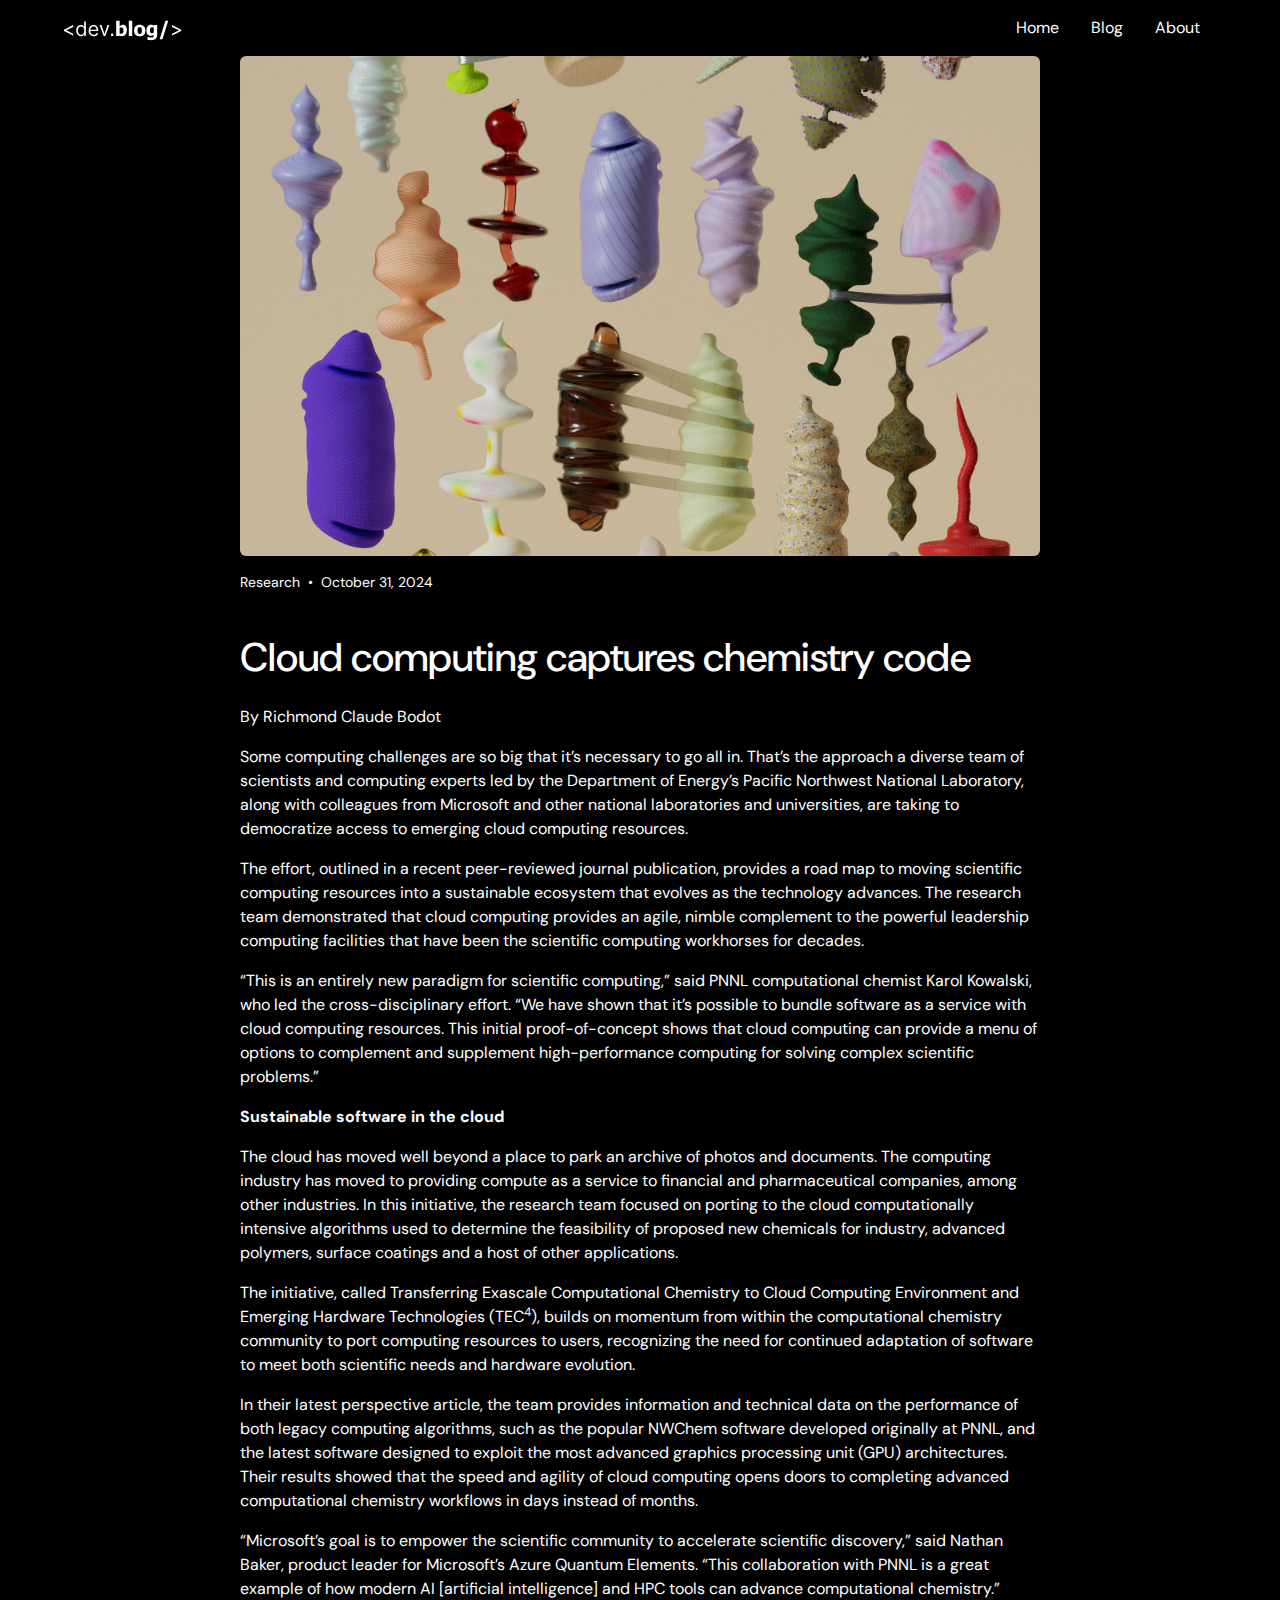
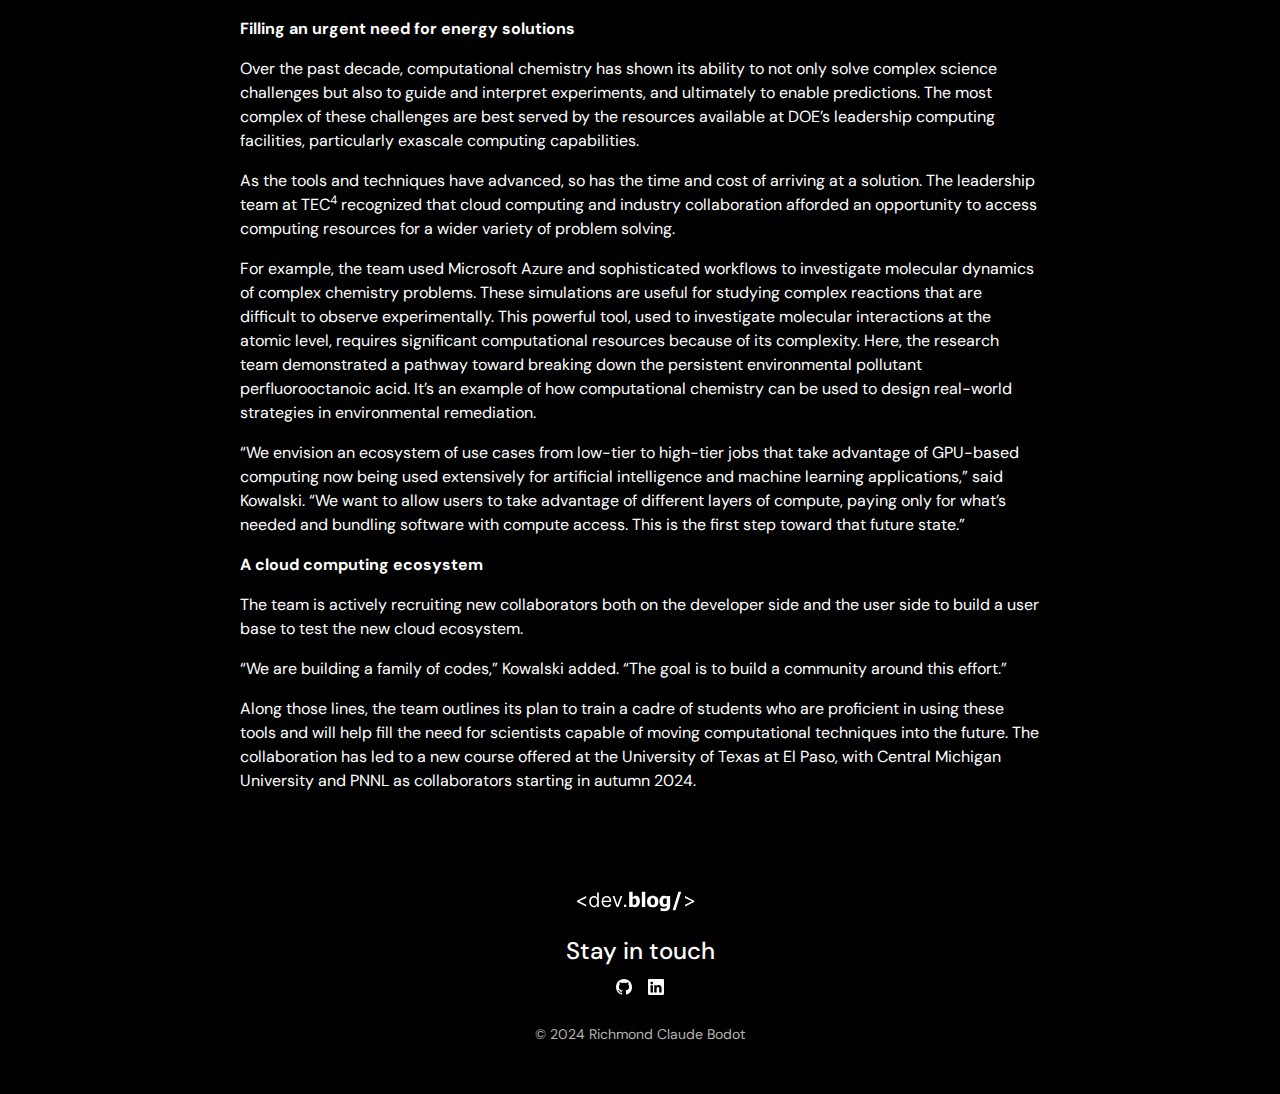
<file: 2024/10/31/cloud-computing-captures-chemistry-code/index.html>
<!DOCTYPE html>
<html lang="en">
<head>
    <meta charset="UTF-8">
    <meta name="viewport" content="width=device-width, initial-scale=1.0">
    <title>Cloud computing captures chemistry code &#8211; devBlog</title>
<meta name="robots" content="max-image-preview:large">
<link rel="dns-prefetch" href="//cdn.jsdelivr.net">
<link rel="dns-prefetch" href="//i0.wp.com">
<link rel="alternate" type="application/rss+xml" title="devBlog &raquo; Cloud computing captures chemistry code Comments Feed" href="./feed/index.html">

<link rel="stylesheet" id="all-css-e515d935cff136f8aa0b6615e4f0e771" href="./../../../../wp-includes/css/dist/block-library/style.min.css?m=1731668490" type="text/css" media="all">
<style id="wp-emoji-styles-inline-css">img.wp-smiley, img.emoji {
		display: inline !important;
		border: none !important;
		box-shadow: none !important;
		height: 1em !important;
		width: 1em !important;
		margin: 0 0.07em !important;
		vertical-align: -0.1em !important;
		background: none !important;
		padding: 0 !important;
	}</style>
<style id="classic-theme-styles-inline-css">/*! This file is auto-generated */
.wp-block-button__link{color:#fff;background-color:#32373c;border-radius:9999px;box-shadow:none;text-decoration:none;padding:calc(.667em + 2px) calc(1.333em + 2px);font-size:1.125em}.wp-block-file__button{background:#32373c;color:#fff;text-decoration:none}</style>
<style id="global-styles-inline-css">:root{--wp--preset--aspect-ratio--square: 1;--wp--preset--aspect-ratio--4-3: 4/3;--wp--preset--aspect-ratio--3-4: 3/4;--wp--preset--aspect-ratio--3-2: 3/2;--wp--preset--aspect-ratio--2-3: 2/3;--wp--preset--aspect-ratio--16-9: 16/9;--wp--preset--aspect-ratio--9-16: 9/16;--wp--preset--color--black: #000000;--wp--preset--color--cyan-bluish-gray: #abb8c3;--wp--preset--color--white: #ffffff;--wp--preset--color--pale-pink: #f78da7;--wp--preset--color--vivid-red: #cf2e2e;--wp--preset--color--luminous-vivid-orange: #ff6900;--wp--preset--color--luminous-vivid-amber: #fcb900;--wp--preset--color--light-green-cyan: #7bdcb5;--wp--preset--color--vivid-green-cyan: #00d084;--wp--preset--color--pale-cyan-blue: #8ed1fc;--wp--preset--color--vivid-cyan-blue: #0693e3;--wp--preset--color--vivid-purple: #9b51e0;--wp--preset--gradient--vivid-cyan-blue-to-vivid-purple: linear-gradient(135deg,rgba(6,147,227,1) 0%,rgb(155,81,224) 100%);--wp--preset--gradient--light-green-cyan-to-vivid-green-cyan: linear-gradient(135deg,rgb(122,220,180) 0%,rgb(0,208,130) 100%);--wp--preset--gradient--luminous-vivid-amber-to-luminous-vivid-orange: linear-gradient(135deg,rgba(252,185,0,1) 0%,rgba(255,105,0,1) 100%);--wp--preset--gradient--luminous-vivid-orange-to-vivid-red: linear-gradient(135deg,rgba(255,105,0,1) 0%,rgb(207,46,46) 100%);--wp--preset--gradient--very-light-gray-to-cyan-bluish-gray: linear-gradient(135deg,rgb(238,238,238) 0%,rgb(169,184,195) 100%);--wp--preset--gradient--cool-to-warm-spectrum: linear-gradient(135deg,rgb(74,234,220) 0%,rgb(151,120,209) 20%,rgb(207,42,186) 40%,rgb(238,44,130) 60%,rgb(251,105,98) 80%,rgb(254,248,76) 100%);--wp--preset--gradient--blush-light-purple: linear-gradient(135deg,rgb(255,206,236) 0%,rgb(152,150,240) 100%);--wp--preset--gradient--blush-bordeaux: linear-gradient(135deg,rgb(254,205,165) 0%,rgb(254,45,45) 50%,rgb(107,0,62) 100%);--wp--preset--gradient--luminous-dusk: linear-gradient(135deg,rgb(255,203,112) 0%,rgb(199,81,192) 50%,rgb(65,88,208) 100%);--wp--preset--gradient--pale-ocean: linear-gradient(135deg,rgb(255,245,203) 0%,rgb(182,227,212) 50%,rgb(51,167,181) 100%);--wp--preset--gradient--electric-grass: linear-gradient(135deg,rgb(202,248,128) 0%,rgb(113,206,126) 100%);--wp--preset--gradient--midnight: linear-gradient(135deg,rgb(2,3,129) 0%,rgb(40,116,252) 100%);--wp--preset--font-size--small: 13px;--wp--preset--font-size--medium: 20px;--wp--preset--font-size--large: 36px;--wp--preset--font-size--x-large: 42px;--wp--preset--spacing--20: 0.44rem;--wp--preset--spacing--30: 0.67rem;--wp--preset--spacing--40: 1rem;--wp--preset--spacing--50: 1.5rem;--wp--preset--spacing--60: 2.25rem;--wp--preset--spacing--70: 3.38rem;--wp--preset--spacing--80: 5.06rem;--wp--preset--shadow--natural: 6px 6px 9px rgba(0, 0, 0, 0.2);--wp--preset--shadow--deep: 12px 12px 50px rgba(0, 0, 0, 0.4);--wp--preset--shadow--sharp: 6px 6px 0px rgba(0, 0, 0, 0.2);--wp--preset--shadow--outlined: 6px 6px 0px -3px rgba(255, 255, 255, 1), 6px 6px rgba(0, 0, 0, 1);--wp--preset--shadow--crisp: 6px 6px 0px rgba(0, 0, 0, 1);}:where(.is-layout-flex){gap: 0.5em;}:where(.is-layout-grid){gap: 0.5em;}body .is-layout-flex{display: flex;}.is-layout-flex{flex-wrap: wrap;align-items: center;}.is-layout-flex > :is(*, div){margin: 0;}body .is-layout-grid{display: grid;}.is-layout-grid > :is(*, div){margin: 0;}:where(.wp-block-columns.is-layout-flex){gap: 2em;}:where(.wp-block-columns.is-layout-grid){gap: 2em;}:where(.wp-block-post-template.is-layout-flex){gap: 1.25em;}:where(.wp-block-post-template.is-layout-grid){gap: 1.25em;}.has-black-color{color: var(--wp--preset--color--black) !important;}.has-cyan-bluish-gray-color{color: var(--wp--preset--color--cyan-bluish-gray) !important;}.has-white-color{color: var(--wp--preset--color--white) !important;}.has-pale-pink-color{color: var(--wp--preset--color--pale-pink) !important;}.has-vivid-red-color{color: var(--wp--preset--color--vivid-red) !important;}.has-luminous-vivid-orange-color{color: var(--wp--preset--color--luminous-vivid-orange) !important;}.has-luminous-vivid-amber-color{color: var(--wp--preset--color--luminous-vivid-amber) !important;}.has-light-green-cyan-color{color: var(--wp--preset--color--light-green-cyan) !important;}.has-vivid-green-cyan-color{color: var(--wp--preset--color--vivid-green-cyan) !important;}.has-pale-cyan-blue-color{color: var(--wp--preset--color--pale-cyan-blue) !important;}.has-vivid-cyan-blue-color{color: var(--wp--preset--color--vivid-cyan-blue) !important;}.has-vivid-purple-color{color: var(--wp--preset--color--vivid-purple) !important;}.has-black-background-color{background-color: var(--wp--preset--color--black) !important;}.has-cyan-bluish-gray-background-color{background-color: var(--wp--preset--color--cyan-bluish-gray) !important;}.has-white-background-color{background-color: var(--wp--preset--color--white) !important;}.has-pale-pink-background-color{background-color: var(--wp--preset--color--pale-pink) !important;}.has-vivid-red-background-color{background-color: var(--wp--preset--color--vivid-red) !important;}.has-luminous-vivid-orange-background-color{background-color: var(--wp--preset--color--luminous-vivid-orange) !important;}.has-luminous-vivid-amber-background-color{background-color: var(--wp--preset--color--luminous-vivid-amber) !important;}.has-light-green-cyan-background-color{background-color: var(--wp--preset--color--light-green-cyan) !important;}.has-vivid-green-cyan-background-color{background-color: var(--wp--preset--color--vivid-green-cyan) !important;}.has-pale-cyan-blue-background-color{background-color: var(--wp--preset--color--pale-cyan-blue) !important;}.has-vivid-cyan-blue-background-color{background-color: var(--wp--preset--color--vivid-cyan-blue) !important;}.has-vivid-purple-background-color{background-color: var(--wp--preset--color--vivid-purple) !important;}.has-black-border-color{border-color: var(--wp--preset--color--black) !important;}.has-cyan-bluish-gray-border-color{border-color: var(--wp--preset--color--cyan-bluish-gray) !important;}.has-white-border-color{border-color: var(--wp--preset--color--white) !important;}.has-pale-pink-border-color{border-color: var(--wp--preset--color--pale-pink) !important;}.has-vivid-red-border-color{border-color: var(--wp--preset--color--vivid-red) !important;}.has-luminous-vivid-orange-border-color{border-color: var(--wp--preset--color--luminous-vivid-orange) !important;}.has-luminous-vivid-amber-border-color{border-color: var(--wp--preset--color--luminous-vivid-amber) !important;}.has-light-green-cyan-border-color{border-color: var(--wp--preset--color--light-green-cyan) !important;}.has-vivid-green-cyan-border-color{border-color: var(--wp--preset--color--vivid-green-cyan) !important;}.has-pale-cyan-blue-border-color{border-color: var(--wp--preset--color--pale-cyan-blue) !important;}.has-vivid-cyan-blue-border-color{border-color: var(--wp--preset--color--vivid-cyan-blue) !important;}.has-vivid-purple-border-color{border-color: var(--wp--preset--color--vivid-purple) !important;}.has-vivid-cyan-blue-to-vivid-purple-gradient-background{background: var(--wp--preset--gradient--vivid-cyan-blue-to-vivid-purple) !important;}.has-light-green-cyan-to-vivid-green-cyan-gradient-background{background: var(--wp--preset--gradient--light-green-cyan-to-vivid-green-cyan) !important;}.has-luminous-vivid-amber-to-luminous-vivid-orange-gradient-background{background: var(--wp--preset--gradient--luminous-vivid-amber-to-luminous-vivid-orange) !important;}.has-luminous-vivid-orange-to-vivid-red-gradient-background{background: var(--wp--preset--gradient--luminous-vivid-orange-to-vivid-red) !important;}.has-very-light-gray-to-cyan-bluish-gray-gradient-background{background: var(--wp--preset--gradient--very-light-gray-to-cyan-bluish-gray) !important;}.has-cool-to-warm-spectrum-gradient-background{background: var(--wp--preset--gradient--cool-to-warm-spectrum) !important;}.has-blush-light-purple-gradient-background{background: var(--wp--preset--gradient--blush-light-purple) !important;}.has-blush-bordeaux-gradient-background{background: var(--wp--preset--gradient--blush-bordeaux) !important;}.has-luminous-dusk-gradient-background{background: var(--wp--preset--gradient--luminous-dusk) !important;}.has-pale-ocean-gradient-background{background: var(--wp--preset--gradient--pale-ocean) !important;}.has-electric-grass-gradient-background{background: var(--wp--preset--gradient--electric-grass) !important;}.has-midnight-gradient-background{background: var(--wp--preset--gradient--midnight) !important;}.has-small-font-size{font-size: var(--wp--preset--font-size--small) !important;}.has-medium-font-size{font-size: var(--wp--preset--font-size--medium) !important;}.has-large-font-size{font-size: var(--wp--preset--font-size--large) !important;}.has-x-large-font-size{font-size: var(--wp--preset--font-size--x-large) !important;}
:where(.wp-block-post-template.is-layout-flex){gap: 1.25em;}:where(.wp-block-post-template.is-layout-grid){gap: 1.25em;}
:where(.wp-block-columns.is-layout-flex){gap: 2em;}:where(.wp-block-columns.is-layout-grid){gap: 2em;}
:root :where(.wp-block-pullquote){font-size: 1.5em;line-height: 1.6;}</style>
<link rel="stylesheet" id="devBlog_bootstrap-css" href="https://cdn.jsdelivr.net/npm/bootstrap@5.3.3/dist/css/bootstrap.min.css?ver=5.3.3" media="all">
<link rel="stylesheet" id="devBlog_splideCSS-css" href="./../../../../wp-content/themes/devBlog%20Theme/./assets/splide-4.1.3/dist/css/splide.min.css?ver=4.1.3" media="all">
<link rel="stylesheet" id="devBlog_cssStyles-css" href="./../../../../wp-content/themes/devBlog%20Theme/style.css?ver=1.0.51" media="all">
<link rel="https://api.w.org/" href="./../../../../wp-json/index.html">
<link rel="alternate" title="JSON" type="application/json" href="./../../../../wp-json/wp/v2/posts/66/index.html">
<link rel="EditURI" type="application/rsd+xml" title="RSD" href="./../../../../xmlrpc.php?rsd">
<meta name="generator" content="WordPress 6.7">
<link rel="canonical" href="./index.html">
<link rel="shortlink" href="./../../../../index.html?p=66">
<link rel="alternate" title="oEmbed (JSON)" type="application/json+oembed" href="./../../../../wp-json/oembed/1.0/embed/index.html?url=.%2F%2F2024%2F10%2F31%2Fcloud-computing-captures-chemistry-code%2F">
<link rel="alternate" title="oEmbed (XML)" type="text/xml+oembed" href="./../../../../wp-json/oembed/1.0/embed/index.html?url=.%2F%2F2024%2F10%2F31%2Fcloud-computing-captures-chemistry-code%2F#038;format=xml">
<link rel="icon" href="./../../../../wp-content/uploads/2024/11/Site_logo-removebg-preview.png" sizes="32x32">
<link rel="icon" href="./../../../../wp-content/uploads/2024/11/Site_logo-removebg-preview.png" sizes="192x192">
<link rel="apple-touch-icon" href="./../../../../wp-content/uploads/2024/11/Site_logo-removebg-preview.png">
<meta name="msapplication-TileImage" content="./../../../../wp-content/uploads/2024/11/Site_logo-removebg-preview.png">
<style id="wpforms-css-vars-root">:root {
					--wpforms-field-border-radius: 3px;
--wpforms-field-border-style: solid;
--wpforms-field-border-size: 1px;
--wpforms-field-background-color: #ffffff;
--wpforms-field-border-color: rgba( 0, 0, 0, 0.25 );
--wpforms-field-border-color-spare: rgba( 0, 0, 0, 0.25 );
--wpforms-field-text-color: rgba( 0, 0, 0, 0.7 );
--wpforms-field-menu-color: #ffffff;
--wpforms-label-color: rgba( 0, 0, 0, 0.85 );
--wpforms-label-sublabel-color: rgba( 0, 0, 0, 0.55 );
--wpforms-label-error-color: #d63637;
--wpforms-button-border-radius: 3px;
--wpforms-button-border-style: none;
--wpforms-button-border-size: 1px;
--wpforms-button-background-color: #066aab;
--wpforms-button-border-color: #066aab;
--wpforms-button-text-color: #ffffff;
--wpforms-page-break-color: #066aab;
--wpforms-background-image: none;
--wpforms-background-position: center center;
--wpforms-background-repeat: no-repeat;
--wpforms-background-size: cover;
--wpforms-background-width: 100px;
--wpforms-background-height: 100px;
--wpforms-background-color: rgba( 0, 0, 0, 0 );
--wpforms-background-url: none;
--wpforms-container-padding: 0px;
--wpforms-container-border-style: none;
--wpforms-container-border-width: 1px;
--wpforms-container-border-color: #000000;
--wpforms-container-border-radius: 3px;
--wpforms-field-size-input-height: 43px;
--wpforms-field-size-input-spacing: 15px;
--wpforms-field-size-font-size: 16px;
--wpforms-field-size-line-height: 19px;
--wpforms-field-size-padding-h: 14px;
--wpforms-field-size-checkbox-size: 16px;
--wpforms-field-size-sublabel-spacing: 5px;
--wpforms-field-size-icon-size: 1;
--wpforms-label-size-font-size: 16px;
--wpforms-label-size-line-height: 19px;
--wpforms-label-size-sublabel-font-size: 14px;
--wpforms-label-size-sublabel-line-height: 17px;
--wpforms-button-size-font-size: 17px;
--wpforms-button-size-height: 41px;
--wpforms-button-size-padding-h: 15px;
--wpforms-button-size-margin-top: 10px;
--wpforms-container-shadow-size-box-shadow: none;

				}</style>
</head>
<body class="bg-black ms-3 me-3">
    <nav class="navbar navbar-expand-sm navbar-light">
        <div class="container-fluid ps-md-5 pe-md-5 ps-3 pe-3">
            <a class="navbar-brand" href="./../../../../index.html" style="margin:0; object-fit:cover;">


             
                <svg width="118" height="21" viewbox="0 0 118 21" fill="none" xmlns="http://www.w3.org/2000/svg">
                <path d="M0.0170455 10.8864V9.75L9.16477 5.09091V6.90909L2.14773 10.2898L2.20455 10.1761V10.4602L2.14773 10.3466L9.16477 13.7273V15.5455L0.0170455 10.8864ZM16.837 16.2273C15.9279 16.2273 15.1254 15.9976 14.4293 15.5384C13.7333 15.0743 13.1888 14.4209 12.7958 13.5781C12.4028 12.7306 12.2063 11.7292 12.2063 10.5739C12.2063 9.42803 12.4028 8.43371 12.7958 7.59091C13.1888 6.74811 13.7357 6.09706 14.4364 5.63778C15.1372 5.1785 15.9469 4.94886 16.8654 4.94886C17.5756 4.94886 18.1367 5.06723 18.5487 5.30398C18.9653 5.53598 19.2826 5.80114 19.5004 6.09943C19.7229 6.39299 19.8957 6.63447 20.0188 6.82386H20.1609V1.45455H21.837V16H20.2177V14.3239H20.0188C19.8957 14.5227 19.7205 14.7737 19.4933 15.0767C19.266 15.375 18.9416 15.6425 18.5202 15.8793C18.0988 16.1113 17.5378 16.2273 16.837 16.2273ZM17.0643 14.7216C17.7366 14.7216 18.3048 14.5464 18.7688 14.196C19.2328 13.8409 19.5856 13.3509 19.8271 12.7259C20.0685 12.0961 20.1893 11.3693 20.1893 10.5455C20.1893 9.73106 20.0709 9.01847 19.8342 8.40767C19.5974 7.79214 19.247 7.31392 18.783 6.97301C18.319 6.62737 17.7461 6.45455 17.0643 6.45455C16.354 6.45455 15.7622 6.63684 15.2887 7.00142C14.82 7.36127 14.4672 7.85133 14.2305 8.47159C13.9985 9.08712 13.8825 9.77841 13.8825 10.5455C13.8825 11.322 14.0008 12.0275 14.2376 12.6619C14.479 13.2917 14.8342 13.7936 15.3029 14.1676C15.7764 14.5369 16.3635 14.7216 17.0643 14.7216ZM29.7134 16.2273C28.6623 16.2273 27.7556 15.9953 26.9933 15.5312C26.2357 15.0625 25.6509 14.4091 25.239 13.571C24.8318 12.7282 24.6282 11.7481 24.6282 10.6307C24.6282 9.51326 24.8318 8.52841 25.239 7.67614C25.6509 6.81913 26.2238 6.15152 26.9577 5.6733C27.6964 5.19034 28.5581 4.94886 29.543 4.94886C30.1112 4.94886 30.6722 5.04356 31.2262 5.23295C31.7802 5.42235 32.2844 5.73011 32.739 6.15625C33.1935 6.57765 33.5558 7.13636 33.8256 7.83239C34.0955 8.52841 34.2305 9.38542 34.2305 10.4034V11.1136H25.8214V9.66477H32.5259C32.5259 9.04924 32.4028 8.5 32.1566 8.01705C31.9151 7.53409 31.5695 7.15294 31.1197 6.87358C30.6746 6.59422 30.149 6.45455 29.543 6.45455C28.8754 6.45455 28.2977 6.62026 27.81 6.9517C27.3271 7.27841 26.9554 7.70455 26.695 8.23011C26.4345 8.75568 26.3043 9.31913 26.3043 9.92045V10.8864C26.3043 11.7102 26.4464 12.4086 26.7305 12.9815C27.0193 13.5497 27.4194 13.983 27.9308 14.2812C28.4421 14.5748 29.0363 14.7216 29.7134 14.7216C30.1538 14.7216 30.5515 14.66 30.9066 14.5369C31.2665 14.4091 31.5766 14.2197 31.837 13.9688C32.0974 13.7131 32.2987 13.3958 32.4407 13.017L34.06 13.4716C33.8896 14.0208 33.6031 14.5038 33.2006 14.9205C32.7982 15.3324 32.301 15.6544 31.7092 15.8864C31.1173 16.1136 30.4521 16.2273 29.7134 16.2273ZM45.3686 5.09091L41.3345 16H39.63L35.5959 5.09091H37.4141L40.4254 13.7841H40.5391L43.5504 5.09091H45.3686ZM48.119 16.1136C47.7686 16.1136 47.4679 15.9882 47.217 15.7372C46.966 15.4863 46.8406 15.1856 46.8406 14.8352C46.8406 14.4848 46.966 14.1842 47.217 13.9332C47.4679 13.6823 47.7686 13.5568 48.119 13.5568C48.4693 13.5568 48.77 13.6823 49.021 13.9332C49.2719 14.1842 49.3974 14.4848 49.3974 14.8352C49.3974 15.0672 49.3382 15.2803 49.2198 15.4744C49.1062 15.6686 48.9523 15.8248 48.7582 15.9432C48.5688 16.0568 48.3557 16.1136 48.119 16.1136ZM59.4355 10.4336C59.4355 9.33984 59.2695 8.55859 58.9375 8.08984C58.6055 7.62109 58.0944 7.38672 57.4043 7.38672C57.0983 7.38672 56.7923 7.43555 56.4863 7.5332C56.1868 7.63086 55.8906 7.77734 55.5977 7.97266V13.4805C55.8255 13.5716 56.0534 13.6335 56.2812 13.666C56.5156 13.6986 56.7467 13.7148 56.9746 13.7148C57.8014 13.7148 58.4167 13.4414 58.8203 12.8945C59.2305 12.3477 59.4355 11.5273 59.4355 10.4336ZM62.9316 10.3652C62.9316 12.11 62.4889 13.5228 61.6035 14.6035C60.7181 15.6777 59.6211 16.2148 58.3125 16.2148C57.7656 16.2148 57.2904 16.153 56.8867 16.0293C56.4831 15.9056 56.0534 15.7135 55.5977 15.4531L55.4512 16H52.1797V0.804688H55.5977V6.17578C56.099 5.74609 56.61 5.39779 57.1309 5.13086C57.6517 4.86393 58.2539 4.73047 58.9375 4.73047C60.2135 4.73047 61.1966 5.22852 61.8867 6.22461C62.5833 7.2207 62.9316 8.60091 62.9316 10.3652ZM68.2344 16H64.8164V0.804688H68.2344V16ZM81.3789 10.5215C81.3789 12.3249 80.8841 13.7474 79.8945 14.7891C78.9115 15.8242 77.5182 16.3418 75.7148 16.3418C73.9245 16.3418 72.5312 15.8242 71.5352 14.7891C70.5456 13.7474 70.0508 12.3249 70.0508 10.5215C70.0508 8.69857 70.5456 7.27279 71.5352 6.24414C72.5312 5.20898 73.9245 4.69141 75.7148 4.69141C77.5117 4.69141 78.9049 5.21224 79.8945 6.25391C80.8841 7.28906 81.3789 8.71159 81.3789 10.5215ZM77.873 10.541C77.873 9.88997 77.8177 9.34961 77.707 8.91992C77.6029 8.48372 77.4564 8.13542 77.2676 7.875C77.0658 7.60156 76.8379 7.41276 76.584 7.30859C76.3301 7.19792 76.0404 7.14258 75.7148 7.14258C75.4089 7.14258 75.1322 7.19141 74.8848 7.28906C74.6374 7.38021 74.4095 7.55924 74.2012 7.82617C74.0059 8.08008 73.8496 8.42839 73.7324 8.87109C73.6152 9.3138 73.5566 9.87044 73.5566 10.541C73.5566 11.2116 73.612 11.7552 73.7227 12.1719C73.8333 12.582 73.9766 12.9108 74.1523 13.1582C74.3346 13.4121 74.5625 13.5977 74.8359 13.7148C75.1094 13.832 75.4121 13.8906 75.7441 13.8906C76.0176 13.8906 76.2943 13.832 76.5742 13.7148C76.8607 13.5977 77.0885 13.4219 77.2578 13.1875C77.4596 12.9076 77.6126 12.5723 77.7168 12.1816C77.821 11.7845 77.873 11.2376 77.873 10.541ZM89.748 12.543V7.57227C89.5788 7.49414 89.3704 7.42904 89.123 7.37695C88.8757 7.32487 88.6283 7.29883 88.3809 7.29883C87.5605 7.29883 86.9421 7.56576 86.5254 8.09961C86.1152 8.62695 85.9102 9.36589 85.9102 10.3164C85.9102 10.7917 85.9395 11.1953 85.998 11.5273C86.0632 11.8529 86.1803 12.1426 86.3496 12.3965C86.5124 12.6439 86.724 12.8327 86.9844 12.9629C87.2513 13.0866 87.5898 13.1484 88 13.1484C88.306 13.1484 88.6055 13.0964 88.8984 12.9922C89.1979 12.888 89.4811 12.7383 89.748 12.543ZM93.166 14.7402C93.166 15.7559 93.0195 16.6185 92.7266 17.3281C92.4336 18.0378 92.0332 18.5911 91.5254 18.9883C91.0176 19.3919 90.4089 19.6816 89.6992 19.8574C88.9896 20.0397 88.2018 20.1309 87.3359 20.1309C86.6068 20.1309 85.9134 20.082 85.2559 19.9844C84.6048 19.8932 84.0384 19.7858 83.5566 19.6621V16.918H83.957C84.1263 16.9831 84.3249 17.0547 84.5527 17.1328C84.7871 17.2109 85.0215 17.2826 85.2559 17.3477C85.5358 17.4193 85.8092 17.4779 86.0762 17.5234C86.3431 17.569 86.6165 17.5918 86.8965 17.5918C87.4759 17.5918 87.9577 17.5299 88.3418 17.4062C88.7324 17.2891 89.0254 17.1198 89.2207 16.8984C89.416 16.6706 89.5527 16.4004 89.6309 16.0879C89.709 15.7819 89.748 15.3945 89.748 14.9258V14.7207C89.3639 15.0592 88.918 15.3327 88.4102 15.541C87.9089 15.7428 87.3913 15.8438 86.8574 15.8438C85.4382 15.8438 84.3411 15.3815 83.5664 14.457C82.7982 13.5326 82.4141 12.1263 82.4141 10.2383C82.4141 9.37891 82.5312 8.60742 82.7656 7.92383C83.0065 7.24023 83.3385 6.65755 83.7617 6.17578C84.1654 5.71354 84.6536 5.35872 85.2266 5.11133C85.7995 4.85742 86.3952 4.73047 87.0137 4.73047C87.5736 4.73047 88.0749 4.80208 88.5176 4.94531C88.9603 5.08854 89.3639 5.2806 89.7285 5.52148L89.8555 5.0332H93.166V14.7402ZM104.23 0.804688L98.4395 19.1641H95.6367L101.398 0.804688H104.23ZM117.192 10.8864L108.044 15.5455V13.7273L115.061 10.3466L115.005 10.4602V10.1761L115.061 10.2898L108.044 6.90909V5.09091L117.192 9.75V10.8864Z" fill="white"></path>
                </svg>
            

            </a>
            <button class="navbar-toggler border-0 shadow-none p-0" type="button" data-bs-toggle="collapse" data-bs-target="#navbarID" aria-controls="navbarID" aria-expanded="false" aria-label="Toggle navigation">
                <svg xmlns="http://www.w3.org/2000/svg" width="30" height="30" fill="currentColor" class="bi bi-list" viewbox="0 0 16 16">
                    <path fill-rule="evenodd" d="M2.5 12a.5.5 0 0 1 .5-.5h10a.5.5 0 0 1 0 1H3a.5.5 0 0 1-.5-.5m0-4a.5.5 0 0 1 .5-.5h10a.5.5 0 0 1 0 1H3a.5.5 0 0 1-.5-.5m0-4a.5.5 0 0 1 .5-.5h10a.5.5 0 0 1 0 1H3a.5.5 0 0 1-.5-.5" fill="white"></path>
                </svg>
            </button>
            <div class="collapse navbar-collapse justify-content-end" id="navbarID">
                <div class="navbar-nav">
                <div class="menu-navigations-container"><ul id="menu-navigations" class="navbar-nav me-auto mb-2 mb-lg-0">
<li id="menu-item-77" class="menu-item menu-item-type-post_type menu-item-object-page menu-item-home menu-item-77 nav-item"><a href="./../../../../index.html" class="nav-link active ps-3 pe-3 text-white">Home</a></li>
<li id="menu-item-76" class="menu-item menu-item-type-post_type menu-item-object-page current_page_parent menu-item-76 nav-item"><a href="./../../../../blog/index.html" class="nav-link active ps-3 pe-3 text-white">Blog</a></li>
<li id="menu-item-43" class="menu-item menu-item-type-post_type menu-item-object-page menu-item-43 nav-item"><a href="./../../../../about/index.html" class="nav-link active ps-3 pe-3 text-white">About</a></li>
</ul></div>                </div>
            </div>
        </div>
    </nav>
<article class="post-article text-white m-auto">
<img width="150" height="150" src="./../../../../wp-content/uploads/2024/10/pexels-googledeepmind-17485871-scaled.jpg" class="post-thumbnail img-fluid rounded wp-post-image" alt="" decoding="async" srcset="./../../../../wp-content/uploads/2024/10/pexels-googledeepmind-17485871-scaled.jpg 150w, ./../../../../wp-content/uploads/2024/10/pexels-googledeepmind-17485871-scaled.jpg 300w, ./../../../../wp-content/uploads/2024/10/pexels-googledeepmind-17485871-scaled.jpg 450w" sizes="(max-width: 150px) 100vw, 150px"><div class="d-flex mt-3" style="font-size: 14px">
    <p class="">Research</p>
    <p class="ms-2 me-2">•</p>
    <p class="">October 31, 2024</p>
</div>
<h1 class="mt-4 mb-4">Cloud computing captures chemistry code</h1>

<p class="">By Richmond Claude Bodot</p>


<p id="first">Some computing challenges are so big that it&#8217;s necessary to go all in. That&#8217;s the approach a diverse team of scientists and computing experts led by the Department of Energy&#8217;s Pacific Northwest National Laboratory, along with colleagues from Microsoft and other national laboratories and universities, are taking to democratize access to emerging cloud computing resources.</p>



<p>The effort, outlined in a recent peer-reviewed journal publication, provides a road map to moving scientific computing resources into a sustainable ecosystem that evolves as the technology advances. The research team demonstrated that cloud computing provides an agile, nimble complement to the powerful leadership computing facilities that have been the scientific computing workhorses for decades.</p>



<p>&#8220;This is an entirely new paradigm for scientific computing,&#8221; said PNNL computational chemist Karol Kowalski, who led the cross-disciplinary effort. &#8220;We have shown that it&#8217;s possible to bundle software as a service with cloud computing resources. This initial proof-of-concept shows that cloud computing can provide a menu of options to complement and supplement high-performance computing for solving complex scientific problems.&#8221;</p>



<p><strong>Sustainable software in the cloud</strong></p>



<p>The cloud has moved well beyond a place to park an archive of photos and documents. The computing industry has moved to providing compute as a service to financial and pharmaceutical companies, among other industries. In this initiative, the research team focused on porting to the cloud computationally intensive algorithms used to determine the feasibility of proposed new chemicals for industry, advanced polymers, surface coatings and a host of other applications.</p>



<p>The initiative, called Transferring Exascale Computational Chemistry to Cloud Computing Environment and Emerging Hardware Technologies (TEC<sup>4</sup>), builds on momentum from within the computational chemistry community to port computing resources to users, recognizing the need for continued adaptation of software to meet both scientific needs and hardware evolution.</p>



<p>In their latest perspective article, the team provides information and technical data on the performance of both legacy computing algorithms, such as the popular NWChem software developed originally at PNNL, and the latest software designed to exploit the most advanced graphics processing unit (GPU) architectures. Their results showed that the speed and agility of cloud computing opens doors to completing advanced computational chemistry workflows in days instead of months.</p>



<p>&#8220;Microsoft&#8217;s goal is to empower the scientific community to accelerate scientific discovery,&#8221; said Nathan Baker, product leader for Microsoft&#8217;s Azure Quantum Elements. &#8220;This collaboration with PNNL is a great example of how modern AI [artificial intelligence] and HPC tools can advance computational chemistry.&#8221;</p>



<p><strong>Filling an urgent need for energy solutions</strong></p>



<p>Over the past decade, computational chemistry has shown its ability to not only solve complex science challenges but also to guide and interpret experiments, and ultimately to enable predictions. The most complex of these challenges are best served by the resources available at DOE&#8217;s leadership computing facilities, particularly exascale computing capabilities.</p>



<p>As the tools and techniques have advanced, so has the time and cost of arriving at a solution. The leadership team at TEC<sup>4</sup>&nbsp;recognized that cloud computing and industry collaboration afforded an opportunity to access computing resources for a wider variety of problem solving.</p>



<p>For example, the team used Microsoft Azure and sophisticated workflows to investigate molecular dynamics of complex chemistry problems. These simulations are useful for studying complex reactions that are difficult to observe experimentally. This powerful tool, used to investigate molecular interactions at the atomic level, requires significant computational resources because of its complexity. Here, the research team demonstrated a pathway toward breaking down the persistent environmental pollutant perfluorooctanoic acid. It&#8217;s an example of how computational chemistry can be used to design real-world strategies in environmental remediation.</p>



<p>&#8220;We envision an ecosystem of use cases from low-tier to high-tier jobs that take advantage of GPU-based computing now being used extensively for artificial intelligence and machine learning applications,&#8221; said Kowalski. &#8220;We want to allow users to take advantage of different layers of compute, paying only for what&#8217;s needed and bundling software with compute access. This is the first step toward that future state.&#8221;</p>



<p><strong>A cloud computing ecosystem</strong></p>



<p>The team is actively recruiting new collaborators both on the developer side and the user side to build a user base to test the new cloud ecosystem.</p>



<p>&#8220;We are building a family of codes,&#8221; Kowalski added. &#8220;The goal is to build a community around this effort.&#8221;</p>



<p>Along those lines, the team outlines its plan to train a cadre of students who are proficient in using these tools and will help fill the need for scientists capable of moving computational techniques into the future. The collaboration has led to a new course offered at the University of Texas at El Paso, with Central Michigan University and PNNL as collaborators starting in autumn 2024.</p>
</article>
<footer class="footer-16371 text-white mt-5 pb-5 pt-5 m-auto">
      <div class="container" bis_skin_checked="1">
        <div class="row justify-content-center" bis_skin_checked="1">
          <div class="col-md-9 text-center" bis_skin_checked="1">
            <div class="footer-site-logo mb-4" bis_skin_checked="1">
                  <a href="./../../../../index.html" class="mb-3 me-2 mb-md-0 text-body-secondary text-decoration-none lh-1">
               
                  <svg width="118" height="21" viewbox="0 0 118 21" fill="none" xmlns="http://www.w3.org/2000/svg">
                    <path d="M0.0170455 10.8864V9.75L9.16477 5.09091V6.90909L2.14773 10.2898L2.20455 10.1761V10.4602L2.14773 10.3466L9.16477 13.7273V15.5455L0.0170455 10.8864ZM16.837 16.2273C15.9279 16.2273 15.1254 15.9976 14.4293 15.5384C13.7333 15.0743 13.1888 14.4209 12.7958 13.5781C12.4028 12.7306 12.2063 11.7292 12.2063 10.5739C12.2063 9.42803 12.4028 8.43371 12.7958 7.59091C13.1888 6.74811 13.7357 6.09706 14.4364 5.63778C15.1372 5.1785 15.9469 4.94886 16.8654 4.94886C17.5756 4.94886 18.1367 5.06723 18.5487 5.30398C18.9653 5.53598 19.2826 5.80114 19.5004 6.09943C19.7229 6.39299 19.8957 6.63447 20.0188 6.82386H20.1609V1.45455H21.837V16H20.2177V14.3239H20.0188C19.8957 14.5227 19.7205 14.7737 19.4933 15.0767C19.266 15.375 18.9416 15.6425 18.5202 15.8793C18.0988 16.1113 17.5378 16.2273 16.837 16.2273ZM17.0643 14.7216C17.7366 14.7216 18.3048 14.5464 18.7688 14.196C19.2328 13.8409 19.5856 13.3509 19.8271 12.7259C20.0685 12.0961 20.1893 11.3693 20.1893 10.5455C20.1893 9.73106 20.0709 9.01847 19.8342 8.40767C19.5974 7.79214 19.247 7.31392 18.783 6.97301C18.319 6.62737 17.7461 6.45455 17.0643 6.45455C16.354 6.45455 15.7622 6.63684 15.2887 7.00142C14.82 7.36127 14.4672 7.85133 14.2305 8.47159C13.9985 9.08712 13.8825 9.77841 13.8825 10.5455C13.8825 11.322 14.0008 12.0275 14.2376 12.6619C14.479 13.2917 14.8342 13.7936 15.3029 14.1676C15.7764 14.5369 16.3635 14.7216 17.0643 14.7216ZM29.7134 16.2273C28.6623 16.2273 27.7556 15.9953 26.9933 15.5312C26.2357 15.0625 25.6509 14.4091 25.239 13.571C24.8318 12.7282 24.6282 11.7481 24.6282 10.6307C24.6282 9.51326 24.8318 8.52841 25.239 7.67614C25.6509 6.81913 26.2238 6.15152 26.9577 5.6733C27.6964 5.19034 28.5581 4.94886 29.543 4.94886C30.1112 4.94886 30.6722 5.04356 31.2262 5.23295C31.7802 5.42235 32.2844 5.73011 32.739 6.15625C33.1935 6.57765 33.5558 7.13636 33.8256 7.83239C34.0955 8.52841 34.2305 9.38542 34.2305 10.4034V11.1136H25.8214V9.66477H32.5259C32.5259 9.04924 32.4028 8.5 32.1566 8.01705C31.9151 7.53409 31.5695 7.15294 31.1197 6.87358C30.6746 6.59422 30.149 6.45455 29.543 6.45455C28.8754 6.45455 28.2977 6.62026 27.81 6.9517C27.3271 7.27841 26.9554 7.70455 26.695 8.23011C26.4345 8.75568 26.3043 9.31913 26.3043 9.92045V10.8864C26.3043 11.7102 26.4464 12.4086 26.7305 12.9815C27.0193 13.5497 27.4194 13.983 27.9308 14.2812C28.4421 14.5748 29.0363 14.7216 29.7134 14.7216C30.1538 14.7216 30.5515 14.66 30.9066 14.5369C31.2665 14.4091 31.5766 14.2197 31.837 13.9688C32.0974 13.7131 32.2987 13.3958 32.4407 13.017L34.06 13.4716C33.8896 14.0208 33.6031 14.5038 33.2006 14.9205C32.7982 15.3324 32.301 15.6544 31.7092 15.8864C31.1173 16.1136 30.4521 16.2273 29.7134 16.2273ZM45.3686 5.09091L41.3345 16H39.63L35.5959 5.09091H37.4141L40.4254 13.7841H40.5391L43.5504 5.09091H45.3686ZM48.119 16.1136C47.7686 16.1136 47.4679 15.9882 47.217 15.7372C46.966 15.4863 46.8406 15.1856 46.8406 14.8352C46.8406 14.4848 46.966 14.1842 47.217 13.9332C47.4679 13.6823 47.7686 13.5568 48.119 13.5568C48.4693 13.5568 48.77 13.6823 49.021 13.9332C49.2719 14.1842 49.3974 14.4848 49.3974 14.8352C49.3974 15.0672 49.3382 15.2803 49.2198 15.4744C49.1062 15.6686 48.9523 15.8248 48.7582 15.9432C48.5688 16.0568 48.3557 16.1136 48.119 16.1136ZM59.4355 10.4336C59.4355 9.33984 59.2695 8.55859 58.9375 8.08984C58.6055 7.62109 58.0944 7.38672 57.4043 7.38672C57.0983 7.38672 56.7923 7.43555 56.4863 7.5332C56.1868 7.63086 55.8906 7.77734 55.5977 7.97266V13.4805C55.8255 13.5716 56.0534 13.6335 56.2812 13.666C56.5156 13.6986 56.7467 13.7148 56.9746 13.7148C57.8014 13.7148 58.4167 13.4414 58.8203 12.8945C59.2305 12.3477 59.4355 11.5273 59.4355 10.4336ZM62.9316 10.3652C62.9316 12.11 62.4889 13.5228 61.6035 14.6035C60.7181 15.6777 59.6211 16.2148 58.3125 16.2148C57.7656 16.2148 57.2904 16.153 56.8867 16.0293C56.4831 15.9056 56.0534 15.7135 55.5977 15.4531L55.4512 16H52.1797V0.804688H55.5977V6.17578C56.099 5.74609 56.61 5.39779 57.1309 5.13086C57.6517 4.86393 58.2539 4.73047 58.9375 4.73047C60.2135 4.73047 61.1966 5.22852 61.8867 6.22461C62.5833 7.2207 62.9316 8.60091 62.9316 10.3652ZM68.2344 16H64.8164V0.804688H68.2344V16ZM81.3789 10.5215C81.3789 12.3249 80.8841 13.7474 79.8945 14.7891C78.9115 15.8242 77.5182 16.3418 75.7148 16.3418C73.9245 16.3418 72.5312 15.8242 71.5352 14.7891C70.5456 13.7474 70.0508 12.3249 70.0508 10.5215C70.0508 8.69857 70.5456 7.27279 71.5352 6.24414C72.5312 5.20898 73.9245 4.69141 75.7148 4.69141C77.5117 4.69141 78.9049 5.21224 79.8945 6.25391C80.8841 7.28906 81.3789 8.71159 81.3789 10.5215ZM77.873 10.541C77.873 9.88997 77.8177 9.34961 77.707 8.91992C77.6029 8.48372 77.4564 8.13542 77.2676 7.875C77.0658 7.60156 76.8379 7.41276 76.584 7.30859C76.3301 7.19792 76.0404 7.14258 75.7148 7.14258C75.4089 7.14258 75.1322 7.19141 74.8848 7.28906C74.6374 7.38021 74.4095 7.55924 74.2012 7.82617C74.0059 8.08008 73.8496 8.42839 73.7324 8.87109C73.6152 9.3138 73.5566 9.87044 73.5566 10.541C73.5566 11.2116 73.612 11.7552 73.7227 12.1719C73.8333 12.582 73.9766 12.9108 74.1523 13.1582C74.3346 13.4121 74.5625 13.5977 74.8359 13.7148C75.1094 13.832 75.4121 13.8906 75.7441 13.8906C76.0176 13.8906 76.2943 13.832 76.5742 13.7148C76.8607 13.5977 77.0885 13.4219 77.2578 13.1875C77.4596 12.9076 77.6126 12.5723 77.7168 12.1816C77.821 11.7845 77.873 11.2376 77.873 10.541ZM89.748 12.543V7.57227C89.5788 7.49414 89.3704 7.42904 89.123 7.37695C88.8757 7.32487 88.6283 7.29883 88.3809 7.29883C87.5605 7.29883 86.9421 7.56576 86.5254 8.09961C86.1152 8.62695 85.9102 9.36589 85.9102 10.3164C85.9102 10.7917 85.9395 11.1953 85.998 11.5273C86.0632 11.8529 86.1803 12.1426 86.3496 12.3965C86.5124 12.6439 86.724 12.8327 86.9844 12.9629C87.2513 13.0866 87.5898 13.1484 88 13.1484C88.306 13.1484 88.6055 13.0964 88.8984 12.9922C89.1979 12.888 89.4811 12.7383 89.748 12.543ZM93.166 14.7402C93.166 15.7559 93.0195 16.6185 92.7266 17.3281C92.4336 18.0378 92.0332 18.5911 91.5254 18.9883C91.0176 19.3919 90.4089 19.6816 89.6992 19.8574C88.9896 20.0397 88.2018 20.1309 87.3359 20.1309C86.6068 20.1309 85.9134 20.082 85.2559 19.9844C84.6048 19.8932 84.0384 19.7858 83.5566 19.6621V16.918H83.957C84.1263 16.9831 84.3249 17.0547 84.5527 17.1328C84.7871 17.2109 85.0215 17.2826 85.2559 17.3477C85.5358 17.4193 85.8092 17.4779 86.0762 17.5234C86.3431 17.569 86.6165 17.5918 86.8965 17.5918C87.4759 17.5918 87.9577 17.5299 88.3418 17.4062C88.7324 17.2891 89.0254 17.1198 89.2207 16.8984C89.416 16.6706 89.5527 16.4004 89.6309 16.0879C89.709 15.7819 89.748 15.3945 89.748 14.9258V14.7207C89.3639 15.0592 88.918 15.3327 88.4102 15.541C87.9089 15.7428 87.3913 15.8438 86.8574 15.8438C85.4382 15.8438 84.3411 15.3815 83.5664 14.457C82.7982 13.5326 82.4141 12.1263 82.4141 10.2383C82.4141 9.37891 82.5312 8.60742 82.7656 7.92383C83.0065 7.24023 83.3385 6.65755 83.7617 6.17578C84.1654 5.71354 84.6536 5.35872 85.2266 5.11133C85.7995 4.85742 86.3952 4.73047 87.0137 4.73047C87.5736 4.73047 88.0749 4.80208 88.5176 4.94531C88.9603 5.08854 89.3639 5.2806 89.7285 5.52148L89.8555 5.0332H93.166V14.7402ZM104.23 0.804688L98.4395 19.1641H95.6367L101.398 0.804688H104.23ZM117.192 10.8864L108.044 15.5455V13.7273L115.061 10.3466L115.005 10.4602V10.1761L115.061 10.2898L108.044 6.90909V5.09091L117.192 9.75V10.8864Z" fill="white"></path>
                  </svg>
                          </a>
            </div>
            <div class="social mb-4" bis_skin_checked="1">
              <h4 class="text-white">Stay in touch</h4>
              <ul class="list-unstyled d-flex justify-content-center">
                <li class="gh ms-2 me-2">
<a href="#">
                  <span class="icon-github">
                  <svg xmlns="http://www.w3.org/2000/svg" width="16" height="16" fill="currentColor" class="bi bi-github" viewbox="0 0 16 16">
                    <path fill="white" d="M8 0C3.58 0 0 3.58 0 8c0 3.54 2.29 6.53 5.47 7.59.4.07.55-.17.55-.38 0-.19-.01-.82-.01-1.49-2.01.37-2.53-.49-2.69-.94-.09-.23-.48-.94-.82-1.13-.28-.15-.68-.52-.01-.53.63-.01 1.08.58 1.23.82.72 1.21 1.87.87 2.33.66.07-.52.28-.87.51-1.07-1.78-.2-3.64-.89-3.64-3.95 0-.87.31-1.59.82-2.15-.08-.2-.36-1.02.08-2.12 0 0 .67-.21 2.2.82.64-.18 1.32-.27 2-.27s1.36.09 2 .27c1.53-1.04 2.2-.82 2.2-.82.44 1.1.16 1.92.08 2.12.51.56.82 1.27.82 2.15 0 3.07-1.87 3.75-3.65 3.95.29.25.54.73.54 1.48 0 1.07-.01 1.93-.01 2.2 0 .21.15.46.55.38A8.01 8.01 0 0 0 16 8c0-4.42-3.58-8-8-8"></path>
                  </svg>
                  </span>
                </a>
              </li>
              <li class="li ms-2 me-2">
<a href="#">
                  <span class="icon-linkedin">
                  <svg xmlns="http://www.w3.org/2000/svg" width="16" height="16" fill="currentColor" class="bi bi-linkedin" viewbox="0 0 16 16">
                    <path fill="white" d="M0 1.146C0 .513.526 0 1.175 0h13.65C15.474 0 16 .513 16 1.146v13.708c0 .633-.526 1.146-1.175 1.146H1.175C.526 16 0 15.487 0 14.854zm4.943 12.248V6.169H2.542v7.225zm-1.2-8.212c.837 0 1.358-.554 1.358-1.248-.015-.709-.52-1.248-1.342-1.248S2.4 3.226 2.4 3.934c0 .694.521 1.248 1.327 1.248zm4.908 8.212V9.359c0-.216.016-.432.08-.586.173-.431.568-.878 1.232-.878.869 0 1.216.662 1.216 1.634v3.865h2.401V9.25c0-2.22-1.184-3.252-2.764-3.252-1.274 0-1.845.7-2.165 1.193v.025h-.016l.016-.025V6.169h-2.4c.03.678 0 7.225 0 7.225z"></path>
                  </svg>
                  </span>
                </a>
              </li>
              </ul>
            </div>
            <div class="copyright" bis_skin_checked="1">
              <p class="mb-0" style="color: #b4b4b4;"><small>© 2024 Richmond Claude Bodot</small></p>
            </div>
          </div>
        </div>
      </div>
    </footer>
<script type="text/javascript">
/* <![CDATA[ */
window._wpemojiSettings = {"baseUrl":"https:\/\/s.w.org\/images\/core\/emoji\/15.0.3\/72x72\/","ext":".png","svgUrl":"https:\/\/s.w.org\/images\/core\/emoji\/15.0.3\/svg\/","svgExt":".svg","source":{"concatemoji":".\/\/wp-includes\/js\/wp-emoji-release.min.js?ver=6.7"}};
/*! This file is auto-generated */
!function(i,n){var o,s,e;function c(e){try{var t={supportTests:e,timestamp:(new Date).valueOf()};sessionStorage.setItem(o,JSON.stringify(t))}catch(e){}}function p(e,t,n){e.clearRect(0,0,e.canvas.width,e.canvas.height),e.fillText(t,0,0);var t=new Uint32Array(e.getImageData(0,0,e.canvas.width,e.canvas.height).data),r=(e.clearRect(0,0,e.canvas.width,e.canvas.height),e.fillText(n,0,0),new Uint32Array(e.getImageData(0,0,e.canvas.width,e.canvas.height).data));return t.every(function(e,t){return e===r[t]})}function u(e,t,n){switch(t){case"flag":return n(e,"🏳️‍⚧️","🏳️​⚧️")?!1:!n(e,"🇺🇳","🇺​🇳")&&!n(e,"🏴󠁧󠁢󠁥󠁮󠁧󠁿","🏴​󠁧​󠁢​󠁥​󠁮​󠁧​󠁿");case"emoji":return!n(e,"🐦‍⬛","🐦​⬛")}return!1}function f(e,t,n){var r="undefined"!=typeof WorkerGlobalScope&&self instanceof WorkerGlobalScope?new OffscreenCanvas(300,150):i.createElement("canvas"),a=r.getContext("2d",{willReadFrequently:!0}),o=(a.textBaseline="top",a.font="600 32px Arial",{});return e.forEach(function(e){o[e]=t(a,e,n)}),o}function t(e){var t=i.createElement("script");t.src=e,t.defer=!0,i.head.appendChild(t)}"undefined"!=typeof Promise&&(o="wpEmojiSettingsSupports",s=["flag","emoji"],n.supports={everything:!0,everythingExceptFlag:!0},e=new Promise(function(e){i.addEventListener("DOMContentLoaded",e,{once:!0})}),new Promise(function(t){var n=function(){try{var e=JSON.parse(sessionStorage.getItem(o));if("object"==typeof e&&"number"==typeof e.timestamp&&(new Date).valueOf()<e.timestamp+604800&&"object"==typeof e.supportTests)return e.supportTests}catch(e){}return null}();if(!n){if("undefined"!=typeof Worker&&"undefined"!=typeof OffscreenCanvas&&"undefined"!=typeof URL&&URL.createObjectURL&&"undefined"!=typeof Blob)try{var e="postMessage("+f.toString()+"("+[JSON.stringify(s),u.toString(),p.toString()].join(",")+"));",r=new Blob([e],{type:"text/javascript"}),a=new Worker(URL.createObjectURL(r),{name:"wpTestEmojiSupports"});return void(a.onmessage=function(e){c(n=e.data),a.terminate(),t(n)})}catch(e){}c(n=f(s,u,p))}t(n)}).then(function(e){for(var t in e)n.supports[t]=e[t],n.supports.everything=n.supports.everything&&n.supports[t],"flag"!==t&&(n.supports.everythingExceptFlag=n.supports.everythingExceptFlag&&n.supports[t]);n.supports.everythingExceptFlag=n.supports.everythingExceptFlag&&!n.supports.flag,n.DOMReady=!1,n.readyCallback=function(){n.DOMReady=!0}}).then(function(){return e}).then(function(){var e;n.supports.everything||(n.readyCallback(),(e=n.source||{}).concatemoji?t(e.concatemoji):e.wpemoji&&e.twemoji&&(t(e.twemoji),t(e.wpemoji)))}))}((window,document),window._wpemojiSettings);
/* ]]> */
</script><script type="text/javascript" src="./../../../../wp-content/themes/devBlog%20Theme/./assets/js/index.js?ver=1.0.51" id="devBlog_indexJS-js"></script><script type="text/javascript" src="./../../../../wp-content/themes/devBlog%20Theme/./assets/splide-4.1.3/dist/js/splide.min.js?ver=4.1.3" id="devBlog_splideJS-js"></script><script type="text/javascript" src="https://cdn.jsdelivr.net/npm/bootstrap@5.3.3/dist/js/bootstrap.bundle.min.js?ver=5.3.3" id="devBlog_bootstrapJS-js"></script><script type="text/javascript" src="https://cdn.jsdelivr.net/npm/@popperjs/core@2.11.8/dist/umd/popper.min.js?ver=2.11.8" id="devBlog_popper-js"></script>
</body>




</html>
</file>
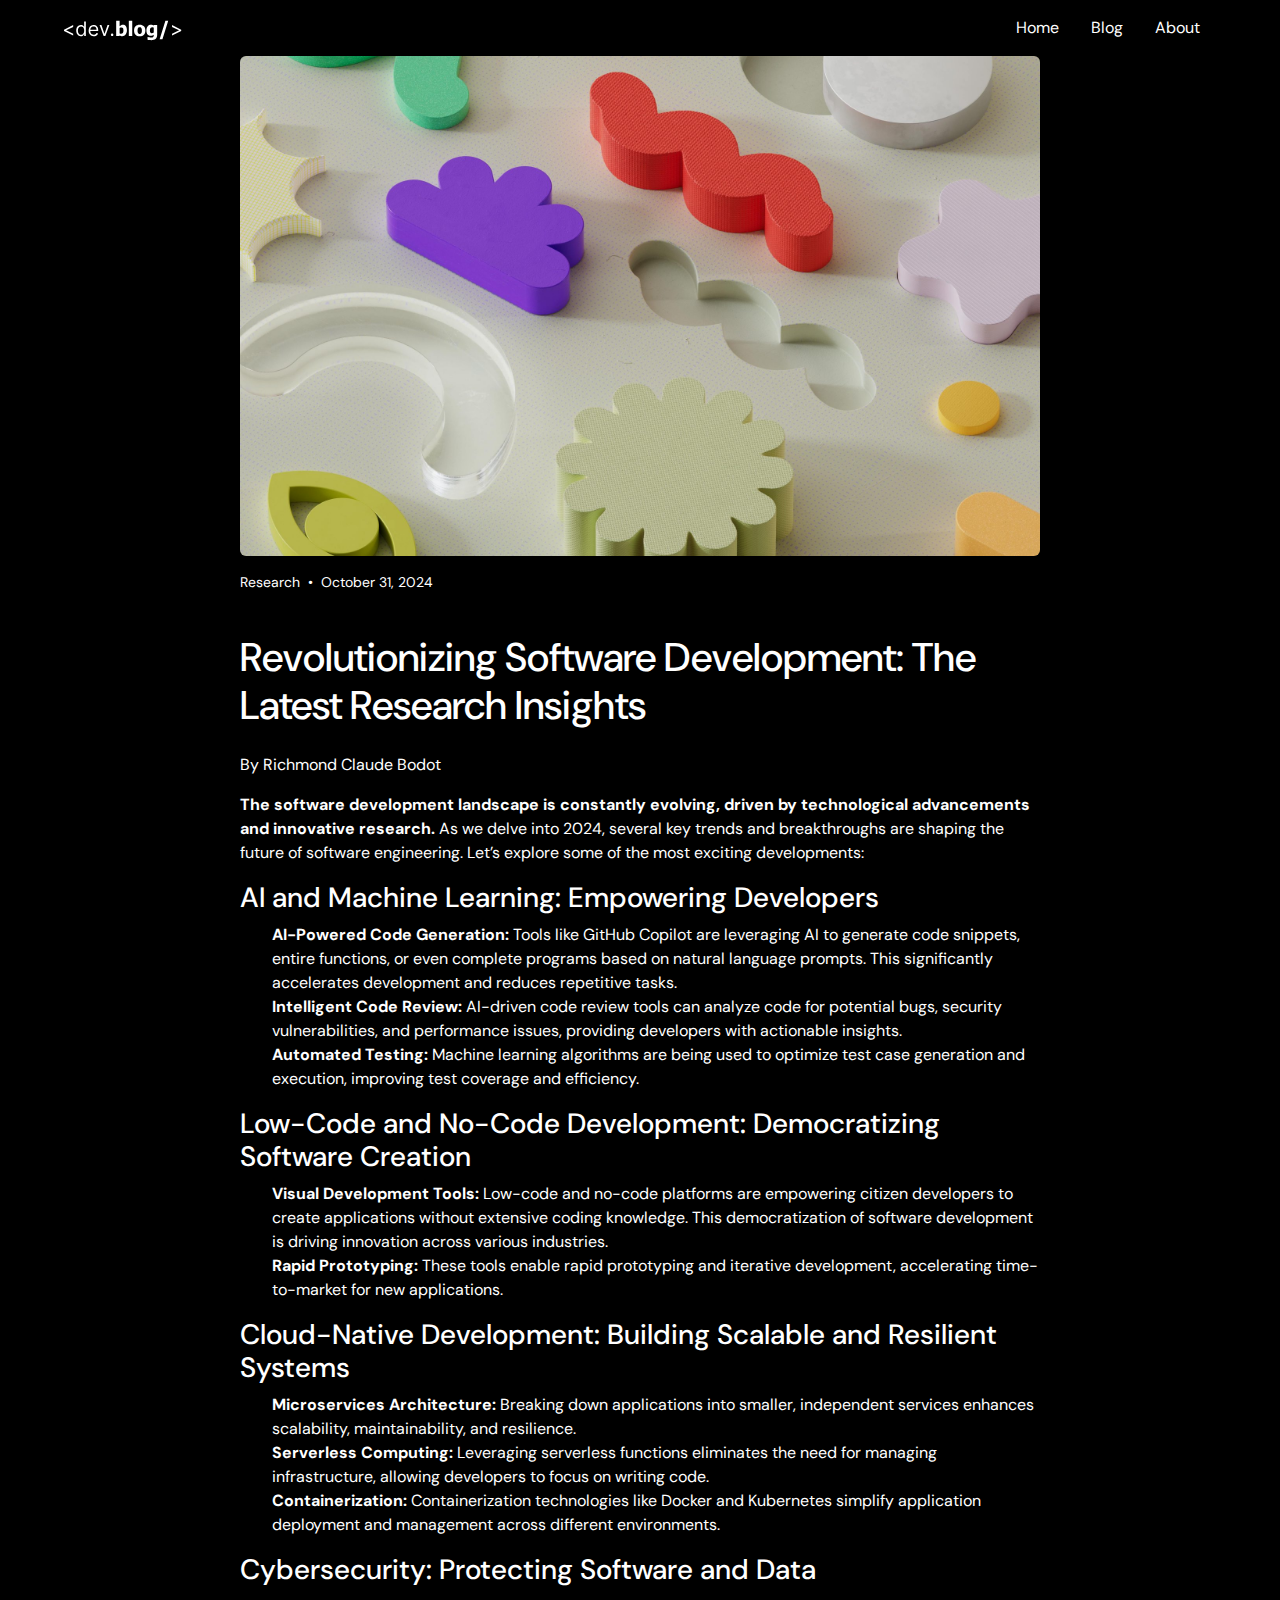
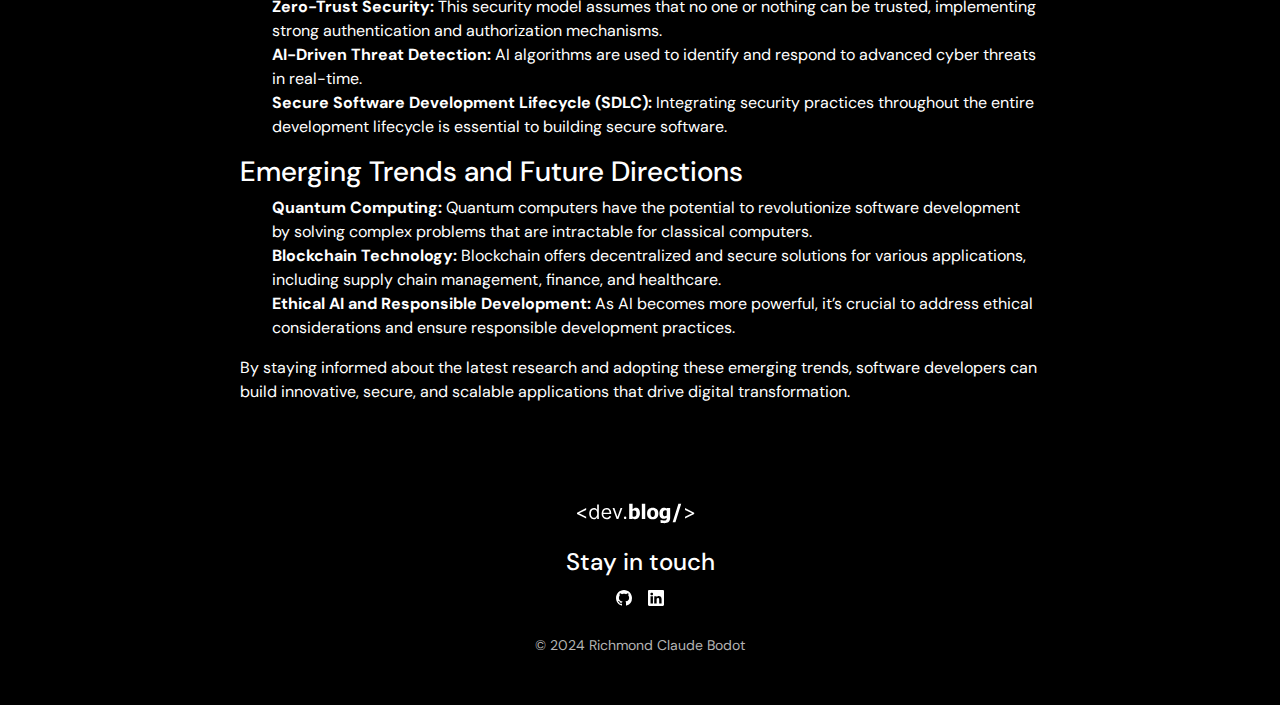
<file: 2024/10/31/revolutionizing-software-development-the-latest-research-insights/index.html>
<!DOCTYPE html>
<html lang="en">
<head>
    <meta charset="UTF-8">
    <meta name="viewport" content="width=device-width, initial-scale=1.0">
    <title>Revolutionizing Software Development: The Latest Research Insights &#8211; devBlog</title>
<meta name="robots" content="max-image-preview:large">
<link rel="dns-prefetch" href="//cdn.jsdelivr.net">
<link rel="dns-prefetch" href="//i0.wp.com">
<link rel="alternate" type="application/rss+xml" title="devBlog &raquo; Revolutionizing Software Development: The Latest Research Insights Comments Feed" href="./feed/index.html">

<link rel="stylesheet" id="all-css-e515d935cff136f8aa0b6615e4f0e771" href="./../../../../wp-includes/css/dist/block-library/style.min.css?m=1731668490" type="text/css" media="all">
<style id="wp-emoji-styles-inline-css">img.wp-smiley, img.emoji {
		display: inline !important;
		border: none !important;
		box-shadow: none !important;
		height: 1em !important;
		width: 1em !important;
		margin: 0 0.07em !important;
		vertical-align: -0.1em !important;
		background: none !important;
		padding: 0 !important;
	}</style>
<style id="classic-theme-styles-inline-css">/*! This file is auto-generated */
.wp-block-button__link{color:#fff;background-color:#32373c;border-radius:9999px;box-shadow:none;text-decoration:none;padding:calc(.667em + 2px) calc(1.333em + 2px);font-size:1.125em}.wp-block-file__button{background:#32373c;color:#fff;text-decoration:none}</style>
<style id="global-styles-inline-css">:root{--wp--preset--aspect-ratio--square: 1;--wp--preset--aspect-ratio--4-3: 4/3;--wp--preset--aspect-ratio--3-4: 3/4;--wp--preset--aspect-ratio--3-2: 3/2;--wp--preset--aspect-ratio--2-3: 2/3;--wp--preset--aspect-ratio--16-9: 16/9;--wp--preset--aspect-ratio--9-16: 9/16;--wp--preset--color--black: #000000;--wp--preset--color--cyan-bluish-gray: #abb8c3;--wp--preset--color--white: #ffffff;--wp--preset--color--pale-pink: #f78da7;--wp--preset--color--vivid-red: #cf2e2e;--wp--preset--color--luminous-vivid-orange: #ff6900;--wp--preset--color--luminous-vivid-amber: #fcb900;--wp--preset--color--light-green-cyan: #7bdcb5;--wp--preset--color--vivid-green-cyan: #00d084;--wp--preset--color--pale-cyan-blue: #8ed1fc;--wp--preset--color--vivid-cyan-blue: #0693e3;--wp--preset--color--vivid-purple: #9b51e0;--wp--preset--gradient--vivid-cyan-blue-to-vivid-purple: linear-gradient(135deg,rgba(6,147,227,1) 0%,rgb(155,81,224) 100%);--wp--preset--gradient--light-green-cyan-to-vivid-green-cyan: linear-gradient(135deg,rgb(122,220,180) 0%,rgb(0,208,130) 100%);--wp--preset--gradient--luminous-vivid-amber-to-luminous-vivid-orange: linear-gradient(135deg,rgba(252,185,0,1) 0%,rgba(255,105,0,1) 100%);--wp--preset--gradient--luminous-vivid-orange-to-vivid-red: linear-gradient(135deg,rgba(255,105,0,1) 0%,rgb(207,46,46) 100%);--wp--preset--gradient--very-light-gray-to-cyan-bluish-gray: linear-gradient(135deg,rgb(238,238,238) 0%,rgb(169,184,195) 100%);--wp--preset--gradient--cool-to-warm-spectrum: linear-gradient(135deg,rgb(74,234,220) 0%,rgb(151,120,209) 20%,rgb(207,42,186) 40%,rgb(238,44,130) 60%,rgb(251,105,98) 80%,rgb(254,248,76) 100%);--wp--preset--gradient--blush-light-purple: linear-gradient(135deg,rgb(255,206,236) 0%,rgb(152,150,240) 100%);--wp--preset--gradient--blush-bordeaux: linear-gradient(135deg,rgb(254,205,165) 0%,rgb(254,45,45) 50%,rgb(107,0,62) 100%);--wp--preset--gradient--luminous-dusk: linear-gradient(135deg,rgb(255,203,112) 0%,rgb(199,81,192) 50%,rgb(65,88,208) 100%);--wp--preset--gradient--pale-ocean: linear-gradient(135deg,rgb(255,245,203) 0%,rgb(182,227,212) 50%,rgb(51,167,181) 100%);--wp--preset--gradient--electric-grass: linear-gradient(135deg,rgb(202,248,128) 0%,rgb(113,206,126) 100%);--wp--preset--gradient--midnight: linear-gradient(135deg,rgb(2,3,129) 0%,rgb(40,116,252) 100%);--wp--preset--font-size--small: 13px;--wp--preset--font-size--medium: 20px;--wp--preset--font-size--large: 36px;--wp--preset--font-size--x-large: 42px;--wp--preset--spacing--20: 0.44rem;--wp--preset--spacing--30: 0.67rem;--wp--preset--spacing--40: 1rem;--wp--preset--spacing--50: 1.5rem;--wp--preset--spacing--60: 2.25rem;--wp--preset--spacing--70: 3.38rem;--wp--preset--spacing--80: 5.06rem;--wp--preset--shadow--natural: 6px 6px 9px rgba(0, 0, 0, 0.2);--wp--preset--shadow--deep: 12px 12px 50px rgba(0, 0, 0, 0.4);--wp--preset--shadow--sharp: 6px 6px 0px rgba(0, 0, 0, 0.2);--wp--preset--shadow--outlined: 6px 6px 0px -3px rgba(255, 255, 255, 1), 6px 6px rgba(0, 0, 0, 1);--wp--preset--shadow--crisp: 6px 6px 0px rgba(0, 0, 0, 1);}:where(.is-layout-flex){gap: 0.5em;}:where(.is-layout-grid){gap: 0.5em;}body .is-layout-flex{display: flex;}.is-layout-flex{flex-wrap: wrap;align-items: center;}.is-layout-flex > :is(*, div){margin: 0;}body .is-layout-grid{display: grid;}.is-layout-grid > :is(*, div){margin: 0;}:where(.wp-block-columns.is-layout-flex){gap: 2em;}:where(.wp-block-columns.is-layout-grid){gap: 2em;}:where(.wp-block-post-template.is-layout-flex){gap: 1.25em;}:where(.wp-block-post-template.is-layout-grid){gap: 1.25em;}.has-black-color{color: var(--wp--preset--color--black) !important;}.has-cyan-bluish-gray-color{color: var(--wp--preset--color--cyan-bluish-gray) !important;}.has-white-color{color: var(--wp--preset--color--white) !important;}.has-pale-pink-color{color: var(--wp--preset--color--pale-pink) !important;}.has-vivid-red-color{color: var(--wp--preset--color--vivid-red) !important;}.has-luminous-vivid-orange-color{color: var(--wp--preset--color--luminous-vivid-orange) !important;}.has-luminous-vivid-amber-color{color: var(--wp--preset--color--luminous-vivid-amber) !important;}.has-light-green-cyan-color{color: var(--wp--preset--color--light-green-cyan) !important;}.has-vivid-green-cyan-color{color: var(--wp--preset--color--vivid-green-cyan) !important;}.has-pale-cyan-blue-color{color: var(--wp--preset--color--pale-cyan-blue) !important;}.has-vivid-cyan-blue-color{color: var(--wp--preset--color--vivid-cyan-blue) !important;}.has-vivid-purple-color{color: var(--wp--preset--color--vivid-purple) !important;}.has-black-background-color{background-color: var(--wp--preset--color--black) !important;}.has-cyan-bluish-gray-background-color{background-color: var(--wp--preset--color--cyan-bluish-gray) !important;}.has-white-background-color{background-color: var(--wp--preset--color--white) !important;}.has-pale-pink-background-color{background-color: var(--wp--preset--color--pale-pink) !important;}.has-vivid-red-background-color{background-color: var(--wp--preset--color--vivid-red) !important;}.has-luminous-vivid-orange-background-color{background-color: var(--wp--preset--color--luminous-vivid-orange) !important;}.has-luminous-vivid-amber-background-color{background-color: var(--wp--preset--color--luminous-vivid-amber) !important;}.has-light-green-cyan-background-color{background-color: var(--wp--preset--color--light-green-cyan) !important;}.has-vivid-green-cyan-background-color{background-color: var(--wp--preset--color--vivid-green-cyan) !important;}.has-pale-cyan-blue-background-color{background-color: var(--wp--preset--color--pale-cyan-blue) !important;}.has-vivid-cyan-blue-background-color{background-color: var(--wp--preset--color--vivid-cyan-blue) !important;}.has-vivid-purple-background-color{background-color: var(--wp--preset--color--vivid-purple) !important;}.has-black-border-color{border-color: var(--wp--preset--color--black) !important;}.has-cyan-bluish-gray-border-color{border-color: var(--wp--preset--color--cyan-bluish-gray) !important;}.has-white-border-color{border-color: var(--wp--preset--color--white) !important;}.has-pale-pink-border-color{border-color: var(--wp--preset--color--pale-pink) !important;}.has-vivid-red-border-color{border-color: var(--wp--preset--color--vivid-red) !important;}.has-luminous-vivid-orange-border-color{border-color: var(--wp--preset--color--luminous-vivid-orange) !important;}.has-luminous-vivid-amber-border-color{border-color: var(--wp--preset--color--luminous-vivid-amber) !important;}.has-light-green-cyan-border-color{border-color: var(--wp--preset--color--light-green-cyan) !important;}.has-vivid-green-cyan-border-color{border-color: var(--wp--preset--color--vivid-green-cyan) !important;}.has-pale-cyan-blue-border-color{border-color: var(--wp--preset--color--pale-cyan-blue) !important;}.has-vivid-cyan-blue-border-color{border-color: var(--wp--preset--color--vivid-cyan-blue) !important;}.has-vivid-purple-border-color{border-color: var(--wp--preset--color--vivid-purple) !important;}.has-vivid-cyan-blue-to-vivid-purple-gradient-background{background: var(--wp--preset--gradient--vivid-cyan-blue-to-vivid-purple) !important;}.has-light-green-cyan-to-vivid-green-cyan-gradient-background{background: var(--wp--preset--gradient--light-green-cyan-to-vivid-green-cyan) !important;}.has-luminous-vivid-amber-to-luminous-vivid-orange-gradient-background{background: var(--wp--preset--gradient--luminous-vivid-amber-to-luminous-vivid-orange) !important;}.has-luminous-vivid-orange-to-vivid-red-gradient-background{background: var(--wp--preset--gradient--luminous-vivid-orange-to-vivid-red) !important;}.has-very-light-gray-to-cyan-bluish-gray-gradient-background{background: var(--wp--preset--gradient--very-light-gray-to-cyan-bluish-gray) !important;}.has-cool-to-warm-spectrum-gradient-background{background: var(--wp--preset--gradient--cool-to-warm-spectrum) !important;}.has-blush-light-purple-gradient-background{background: var(--wp--preset--gradient--blush-light-purple) !important;}.has-blush-bordeaux-gradient-background{background: var(--wp--preset--gradient--blush-bordeaux) !important;}.has-luminous-dusk-gradient-background{background: var(--wp--preset--gradient--luminous-dusk) !important;}.has-pale-ocean-gradient-background{background: var(--wp--preset--gradient--pale-ocean) !important;}.has-electric-grass-gradient-background{background: var(--wp--preset--gradient--electric-grass) !important;}.has-midnight-gradient-background{background: var(--wp--preset--gradient--midnight) !important;}.has-small-font-size{font-size: var(--wp--preset--font-size--small) !important;}.has-medium-font-size{font-size: var(--wp--preset--font-size--medium) !important;}.has-large-font-size{font-size: var(--wp--preset--font-size--large) !important;}.has-x-large-font-size{font-size: var(--wp--preset--font-size--x-large) !important;}
:where(.wp-block-post-template.is-layout-flex){gap: 1.25em;}:where(.wp-block-post-template.is-layout-grid){gap: 1.25em;}
:where(.wp-block-columns.is-layout-flex){gap: 2em;}:where(.wp-block-columns.is-layout-grid){gap: 2em;}
:root :where(.wp-block-pullquote){font-size: 1.5em;line-height: 1.6;}</style>
<link rel="stylesheet" id="devBlog_bootstrap-css" href="https://cdn.jsdelivr.net/npm/bootstrap@5.3.3/dist/css/bootstrap.min.css?ver=5.3.3" media="all">
<link rel="stylesheet" id="devBlog_splideCSS-css" href="./../../../../wp-content/themes/devBlog%20Theme/./assets/splide-4.1.3/dist/css/splide.min.css?ver=4.1.3" media="all">
<link rel="stylesheet" id="devBlog_cssStyles-css" href="./../../../../wp-content/themes/devBlog%20Theme/style.css?ver=1.0.51" media="all">
<link rel="https://api.w.org/" href="./../../../../wp-json/index.html">
<link rel="alternate" title="JSON" type="application/json" href="./../../../../wp-json/wp/v2/posts/63/index.html">
<link rel="EditURI" type="application/rsd+xml" title="RSD" href="./../../../../xmlrpc.php?rsd">
<meta name="generator" content="WordPress 6.7">
<link rel="canonical" href="./index.html">
<link rel="shortlink" href="./../../../../index.html?p=63">
<link rel="alternate" title="oEmbed (JSON)" type="application/json+oembed" href="./../../../../wp-json/oembed/1.0/embed/index.html?url=.%2F%2F2024%2F10%2F31%2Frevolutionizing-software-development-the-latest-research-insights%2F">
<link rel="alternate" title="oEmbed (XML)" type="text/xml+oembed" href="./../../../../wp-json/oembed/1.0/embed/index.html?url=.%2F%2F2024%2F10%2F31%2Frevolutionizing-software-development-the-latest-research-insights%2F#038;format=xml">
<link rel="icon" href="./../../../../wp-content/uploads/2024/11/Site_logo-removebg-preview.png" sizes="32x32">
<link rel="icon" href="./../../../../wp-content/uploads/2024/11/Site_logo-removebg-preview.png" sizes="192x192">
<link rel="apple-touch-icon" href="./../../../../wp-content/uploads/2024/11/Site_logo-removebg-preview.png">
<meta name="msapplication-TileImage" content="./../../../../wp-content/uploads/2024/11/Site_logo-removebg-preview.png">
<style id="wpforms-css-vars-root">:root {
					--wpforms-field-border-radius: 3px;
--wpforms-field-border-style: solid;
--wpforms-field-border-size: 1px;
--wpforms-field-background-color: #ffffff;
--wpforms-field-border-color: rgba( 0, 0, 0, 0.25 );
--wpforms-field-border-color-spare: rgba( 0, 0, 0, 0.25 );
--wpforms-field-text-color: rgba( 0, 0, 0, 0.7 );
--wpforms-field-menu-color: #ffffff;
--wpforms-label-color: rgba( 0, 0, 0, 0.85 );
--wpforms-label-sublabel-color: rgba( 0, 0, 0, 0.55 );
--wpforms-label-error-color: #d63637;
--wpforms-button-border-radius: 3px;
--wpforms-button-border-style: none;
--wpforms-button-border-size: 1px;
--wpforms-button-background-color: #066aab;
--wpforms-button-border-color: #066aab;
--wpforms-button-text-color: #ffffff;
--wpforms-page-break-color: #066aab;
--wpforms-background-image: none;
--wpforms-background-position: center center;
--wpforms-background-repeat: no-repeat;
--wpforms-background-size: cover;
--wpforms-background-width: 100px;
--wpforms-background-height: 100px;
--wpforms-background-color: rgba( 0, 0, 0, 0 );
--wpforms-background-url: none;
--wpforms-container-padding: 0px;
--wpforms-container-border-style: none;
--wpforms-container-border-width: 1px;
--wpforms-container-border-color: #000000;
--wpforms-container-border-radius: 3px;
--wpforms-field-size-input-height: 43px;
--wpforms-field-size-input-spacing: 15px;
--wpforms-field-size-font-size: 16px;
--wpforms-field-size-line-height: 19px;
--wpforms-field-size-padding-h: 14px;
--wpforms-field-size-checkbox-size: 16px;
--wpforms-field-size-sublabel-spacing: 5px;
--wpforms-field-size-icon-size: 1;
--wpforms-label-size-font-size: 16px;
--wpforms-label-size-line-height: 19px;
--wpforms-label-size-sublabel-font-size: 14px;
--wpforms-label-size-sublabel-line-height: 17px;
--wpforms-button-size-font-size: 17px;
--wpforms-button-size-height: 41px;
--wpforms-button-size-padding-h: 15px;
--wpforms-button-size-margin-top: 10px;
--wpforms-container-shadow-size-box-shadow: none;

				}</style>
</head>
<body class="bg-black ms-3 me-3">
    <nav class="navbar navbar-expand-sm navbar-light">
        <div class="container-fluid ps-md-5 pe-md-5 ps-3 pe-3">
            <a class="navbar-brand" href="./../../../../index.html" style="margin:0; object-fit:cover;">


             
                <svg width="118" height="21" viewbox="0 0 118 21" fill="none" xmlns="http://www.w3.org/2000/svg">
                <path d="M0.0170455 10.8864V9.75L9.16477 5.09091V6.90909L2.14773 10.2898L2.20455 10.1761V10.4602L2.14773 10.3466L9.16477 13.7273V15.5455L0.0170455 10.8864ZM16.837 16.2273C15.9279 16.2273 15.1254 15.9976 14.4293 15.5384C13.7333 15.0743 13.1888 14.4209 12.7958 13.5781C12.4028 12.7306 12.2063 11.7292 12.2063 10.5739C12.2063 9.42803 12.4028 8.43371 12.7958 7.59091C13.1888 6.74811 13.7357 6.09706 14.4364 5.63778C15.1372 5.1785 15.9469 4.94886 16.8654 4.94886C17.5756 4.94886 18.1367 5.06723 18.5487 5.30398C18.9653 5.53598 19.2826 5.80114 19.5004 6.09943C19.7229 6.39299 19.8957 6.63447 20.0188 6.82386H20.1609V1.45455H21.837V16H20.2177V14.3239H20.0188C19.8957 14.5227 19.7205 14.7737 19.4933 15.0767C19.266 15.375 18.9416 15.6425 18.5202 15.8793C18.0988 16.1113 17.5378 16.2273 16.837 16.2273ZM17.0643 14.7216C17.7366 14.7216 18.3048 14.5464 18.7688 14.196C19.2328 13.8409 19.5856 13.3509 19.8271 12.7259C20.0685 12.0961 20.1893 11.3693 20.1893 10.5455C20.1893 9.73106 20.0709 9.01847 19.8342 8.40767C19.5974 7.79214 19.247 7.31392 18.783 6.97301C18.319 6.62737 17.7461 6.45455 17.0643 6.45455C16.354 6.45455 15.7622 6.63684 15.2887 7.00142C14.82 7.36127 14.4672 7.85133 14.2305 8.47159C13.9985 9.08712 13.8825 9.77841 13.8825 10.5455C13.8825 11.322 14.0008 12.0275 14.2376 12.6619C14.479 13.2917 14.8342 13.7936 15.3029 14.1676C15.7764 14.5369 16.3635 14.7216 17.0643 14.7216ZM29.7134 16.2273C28.6623 16.2273 27.7556 15.9953 26.9933 15.5312C26.2357 15.0625 25.6509 14.4091 25.239 13.571C24.8318 12.7282 24.6282 11.7481 24.6282 10.6307C24.6282 9.51326 24.8318 8.52841 25.239 7.67614C25.6509 6.81913 26.2238 6.15152 26.9577 5.6733C27.6964 5.19034 28.5581 4.94886 29.543 4.94886C30.1112 4.94886 30.6722 5.04356 31.2262 5.23295C31.7802 5.42235 32.2844 5.73011 32.739 6.15625C33.1935 6.57765 33.5558 7.13636 33.8256 7.83239C34.0955 8.52841 34.2305 9.38542 34.2305 10.4034V11.1136H25.8214V9.66477H32.5259C32.5259 9.04924 32.4028 8.5 32.1566 8.01705C31.9151 7.53409 31.5695 7.15294 31.1197 6.87358C30.6746 6.59422 30.149 6.45455 29.543 6.45455C28.8754 6.45455 28.2977 6.62026 27.81 6.9517C27.3271 7.27841 26.9554 7.70455 26.695 8.23011C26.4345 8.75568 26.3043 9.31913 26.3043 9.92045V10.8864C26.3043 11.7102 26.4464 12.4086 26.7305 12.9815C27.0193 13.5497 27.4194 13.983 27.9308 14.2812C28.4421 14.5748 29.0363 14.7216 29.7134 14.7216C30.1538 14.7216 30.5515 14.66 30.9066 14.5369C31.2665 14.4091 31.5766 14.2197 31.837 13.9688C32.0974 13.7131 32.2987 13.3958 32.4407 13.017L34.06 13.4716C33.8896 14.0208 33.6031 14.5038 33.2006 14.9205C32.7982 15.3324 32.301 15.6544 31.7092 15.8864C31.1173 16.1136 30.4521 16.2273 29.7134 16.2273ZM45.3686 5.09091L41.3345 16H39.63L35.5959 5.09091H37.4141L40.4254 13.7841H40.5391L43.5504 5.09091H45.3686ZM48.119 16.1136C47.7686 16.1136 47.4679 15.9882 47.217 15.7372C46.966 15.4863 46.8406 15.1856 46.8406 14.8352C46.8406 14.4848 46.966 14.1842 47.217 13.9332C47.4679 13.6823 47.7686 13.5568 48.119 13.5568C48.4693 13.5568 48.77 13.6823 49.021 13.9332C49.2719 14.1842 49.3974 14.4848 49.3974 14.8352C49.3974 15.0672 49.3382 15.2803 49.2198 15.4744C49.1062 15.6686 48.9523 15.8248 48.7582 15.9432C48.5688 16.0568 48.3557 16.1136 48.119 16.1136ZM59.4355 10.4336C59.4355 9.33984 59.2695 8.55859 58.9375 8.08984C58.6055 7.62109 58.0944 7.38672 57.4043 7.38672C57.0983 7.38672 56.7923 7.43555 56.4863 7.5332C56.1868 7.63086 55.8906 7.77734 55.5977 7.97266V13.4805C55.8255 13.5716 56.0534 13.6335 56.2812 13.666C56.5156 13.6986 56.7467 13.7148 56.9746 13.7148C57.8014 13.7148 58.4167 13.4414 58.8203 12.8945C59.2305 12.3477 59.4355 11.5273 59.4355 10.4336ZM62.9316 10.3652C62.9316 12.11 62.4889 13.5228 61.6035 14.6035C60.7181 15.6777 59.6211 16.2148 58.3125 16.2148C57.7656 16.2148 57.2904 16.153 56.8867 16.0293C56.4831 15.9056 56.0534 15.7135 55.5977 15.4531L55.4512 16H52.1797V0.804688H55.5977V6.17578C56.099 5.74609 56.61 5.39779 57.1309 5.13086C57.6517 4.86393 58.2539 4.73047 58.9375 4.73047C60.2135 4.73047 61.1966 5.22852 61.8867 6.22461C62.5833 7.2207 62.9316 8.60091 62.9316 10.3652ZM68.2344 16H64.8164V0.804688H68.2344V16ZM81.3789 10.5215C81.3789 12.3249 80.8841 13.7474 79.8945 14.7891C78.9115 15.8242 77.5182 16.3418 75.7148 16.3418C73.9245 16.3418 72.5312 15.8242 71.5352 14.7891C70.5456 13.7474 70.0508 12.3249 70.0508 10.5215C70.0508 8.69857 70.5456 7.27279 71.5352 6.24414C72.5312 5.20898 73.9245 4.69141 75.7148 4.69141C77.5117 4.69141 78.9049 5.21224 79.8945 6.25391C80.8841 7.28906 81.3789 8.71159 81.3789 10.5215ZM77.873 10.541C77.873 9.88997 77.8177 9.34961 77.707 8.91992C77.6029 8.48372 77.4564 8.13542 77.2676 7.875C77.0658 7.60156 76.8379 7.41276 76.584 7.30859C76.3301 7.19792 76.0404 7.14258 75.7148 7.14258C75.4089 7.14258 75.1322 7.19141 74.8848 7.28906C74.6374 7.38021 74.4095 7.55924 74.2012 7.82617C74.0059 8.08008 73.8496 8.42839 73.7324 8.87109C73.6152 9.3138 73.5566 9.87044 73.5566 10.541C73.5566 11.2116 73.612 11.7552 73.7227 12.1719C73.8333 12.582 73.9766 12.9108 74.1523 13.1582C74.3346 13.4121 74.5625 13.5977 74.8359 13.7148C75.1094 13.832 75.4121 13.8906 75.7441 13.8906C76.0176 13.8906 76.2943 13.832 76.5742 13.7148C76.8607 13.5977 77.0885 13.4219 77.2578 13.1875C77.4596 12.9076 77.6126 12.5723 77.7168 12.1816C77.821 11.7845 77.873 11.2376 77.873 10.541ZM89.748 12.543V7.57227C89.5788 7.49414 89.3704 7.42904 89.123 7.37695C88.8757 7.32487 88.6283 7.29883 88.3809 7.29883C87.5605 7.29883 86.9421 7.56576 86.5254 8.09961C86.1152 8.62695 85.9102 9.36589 85.9102 10.3164C85.9102 10.7917 85.9395 11.1953 85.998 11.5273C86.0632 11.8529 86.1803 12.1426 86.3496 12.3965C86.5124 12.6439 86.724 12.8327 86.9844 12.9629C87.2513 13.0866 87.5898 13.1484 88 13.1484C88.306 13.1484 88.6055 13.0964 88.8984 12.9922C89.1979 12.888 89.4811 12.7383 89.748 12.543ZM93.166 14.7402C93.166 15.7559 93.0195 16.6185 92.7266 17.3281C92.4336 18.0378 92.0332 18.5911 91.5254 18.9883C91.0176 19.3919 90.4089 19.6816 89.6992 19.8574C88.9896 20.0397 88.2018 20.1309 87.3359 20.1309C86.6068 20.1309 85.9134 20.082 85.2559 19.9844C84.6048 19.8932 84.0384 19.7858 83.5566 19.6621V16.918H83.957C84.1263 16.9831 84.3249 17.0547 84.5527 17.1328C84.7871 17.2109 85.0215 17.2826 85.2559 17.3477C85.5358 17.4193 85.8092 17.4779 86.0762 17.5234C86.3431 17.569 86.6165 17.5918 86.8965 17.5918C87.4759 17.5918 87.9577 17.5299 88.3418 17.4062C88.7324 17.2891 89.0254 17.1198 89.2207 16.8984C89.416 16.6706 89.5527 16.4004 89.6309 16.0879C89.709 15.7819 89.748 15.3945 89.748 14.9258V14.7207C89.3639 15.0592 88.918 15.3327 88.4102 15.541C87.9089 15.7428 87.3913 15.8438 86.8574 15.8438C85.4382 15.8438 84.3411 15.3815 83.5664 14.457C82.7982 13.5326 82.4141 12.1263 82.4141 10.2383C82.4141 9.37891 82.5312 8.60742 82.7656 7.92383C83.0065 7.24023 83.3385 6.65755 83.7617 6.17578C84.1654 5.71354 84.6536 5.35872 85.2266 5.11133C85.7995 4.85742 86.3952 4.73047 87.0137 4.73047C87.5736 4.73047 88.0749 4.80208 88.5176 4.94531C88.9603 5.08854 89.3639 5.2806 89.7285 5.52148L89.8555 5.0332H93.166V14.7402ZM104.23 0.804688L98.4395 19.1641H95.6367L101.398 0.804688H104.23ZM117.192 10.8864L108.044 15.5455V13.7273L115.061 10.3466L115.005 10.4602V10.1761L115.061 10.2898L108.044 6.90909V5.09091L117.192 9.75V10.8864Z" fill="white"></path>
                </svg>
            

            </a>
            <button class="navbar-toggler border-0 shadow-none p-0" type="button" data-bs-toggle="collapse" data-bs-target="#navbarID" aria-controls="navbarID" aria-expanded="false" aria-label="Toggle navigation">
                <svg xmlns="http://www.w3.org/2000/svg" width="30" height="30" fill="currentColor" class="bi bi-list" viewbox="0 0 16 16">
                    <path fill-rule="evenodd" d="M2.5 12a.5.5 0 0 1 .5-.5h10a.5.5 0 0 1 0 1H3a.5.5 0 0 1-.5-.5m0-4a.5.5 0 0 1 .5-.5h10a.5.5 0 0 1 0 1H3a.5.5 0 0 1-.5-.5m0-4a.5.5 0 0 1 .5-.5h10a.5.5 0 0 1 0 1H3a.5.5 0 0 1-.5-.5" fill="white"></path>
                </svg>
            </button>
            <div class="collapse navbar-collapse justify-content-end" id="navbarID">
                <div class="navbar-nav">
                <div class="menu-navigations-container"><ul id="menu-navigations" class="navbar-nav me-auto mb-2 mb-lg-0">
<li id="menu-item-77" class="menu-item menu-item-type-post_type menu-item-object-page menu-item-home menu-item-77 nav-item"><a href="./../../../../index.html" class="nav-link active ps-3 pe-3 text-white">Home</a></li>
<li id="menu-item-76" class="menu-item menu-item-type-post_type menu-item-object-page current_page_parent menu-item-76 nav-item"><a href="./../../../../blog/index.html" class="nav-link active ps-3 pe-3 text-white">Blog</a></li>
<li id="menu-item-43" class="menu-item menu-item-type-post_type menu-item-object-page menu-item-43 nav-item"><a href="./../../../../about/index.html" class="nav-link active ps-3 pe-3 text-white">About</a></li>
</ul></div>                </div>
            </div>
        </div>
    </nav>
<article class="post-article text-white m-auto">
<img width="150" height="150" src="./../../../../wp-content/uploads/2024/10/pexels-googledeepmind-17485819-scaled.jpg" class="post-thumbnail img-fluid rounded wp-post-image" alt="" decoding="async" srcset="./../../../../wp-content/uploads/2024/10/pexels-googledeepmind-17485819-scaled.jpg 150w, ./../../../../wp-content/uploads/2024/10/pexels-googledeepmind-17485819-scaled.jpg 300w, ./../../../../wp-content/uploads/2024/10/pexels-googledeepmind-17485819-scaled.jpg 450w" sizes="(max-width: 150px) 100vw, 150px"><div class="d-flex mt-3" style="font-size: 14px">
    <p class="">Research</p>
    <p class="ms-2 me-2">•</p>
    <p class="">October 31, 2024</p>
</div>
<h1 class="mt-4 mb-4">Revolutionizing Software Development: The Latest Research Insights</h1>

<p class="">By Richmond Claude Bodot</p>


<p><strong>The software development landscape is constantly evolving, driven by technological advancements and innovative research.</strong> As we delve into 2024, several key trends and breakthroughs are shaping the future of software engineering. Let&#8217;s explore some of the most exciting developments:</p>



<h3 class="wp-block-heading">AI and Machine Learning: Empowering Developers</h3>



<ul class="wp-block-list">
<li>
<strong>AI-Powered Code Generation:</strong> Tools like GitHub Copilot are leveraging AI to generate code snippets, entire functions, or even complete programs based on natural language prompts. This significantly accelerates development and reduces repetitive tasks.</li>



<li>
<strong>Intelligent Code Review:</strong> AI-driven code review tools can analyze code for potential bugs, security vulnerabilities, and performance issues, providing developers with actionable insights.</li>



<li>
<strong>Automated Testing:</strong> Machine learning algorithms are being used to optimize test case generation and execution, improving test coverage and efficiency.</li>
</ul>



<h3 class="wp-block-heading">Low-Code and No-Code Development: Democratizing Software Creation</h3>



<ul class="wp-block-list">
<li>
<strong>Visual Development Tools:</strong> Low-code and no-code platforms are empowering citizen developers to create applications without extensive coding knowledge. This democratization of software development is driving innovation across various industries.</li>



<li>
<strong>Rapid Prototyping:</strong> These tools enable rapid prototyping and iterative development, accelerating time-to-market for new applications.</li>
</ul>



<h3 class="wp-block-heading">Cloud-Native Development: Building Scalable and Resilient Systems</h3>



<ul class="wp-block-list">
<li>
<strong>Microservices Architecture:</strong> Breaking down applications into smaller, independent services enhances scalability, maintainability, and resilience.</li>



<li>
<strong>Serverless Computing:</strong> Leveraging serverless functions eliminates the need for managing infrastructure, allowing developers to focus on writing code.</li>



<li>
<strong>Containerization:</strong> Containerization technologies like Docker and Kubernetes simplify application deployment and management across different environments.</li>
</ul>



<h3 class="wp-block-heading">Cybersecurity: Protecting Software and Data</h3>



<ul class="wp-block-list">
<li>
<strong>Zero-Trust Security:</strong> This security model assumes that no one or nothing can be trusted, implementing strong authentication and authorization mechanisms.</li>



<li>
<strong>AI-Driven Threat Detection:</strong> AI algorithms are used to identify and respond to advanced cyber threats in real-time.</li>



<li>
<strong>Secure Software Development Lifecycle (SDLC):</strong> Integrating security practices throughout the entire development lifecycle is essential to building secure software.</li>
</ul>



<h3 class="wp-block-heading">Emerging Trends and Future Directions</h3>



<ul class="wp-block-list">
<li>
<strong>Quantum Computing:</strong> Quantum computers have the potential to revolutionize software development by solving complex problems that are intractable for classical computers.</li>



<li>
<strong>Blockchain Technology:</strong> Blockchain offers decentralized and secure solutions for various applications, including supply chain management, finance, and healthcare.</li>



<li>
<strong>Ethical AI and Responsible Development:</strong> As AI becomes more powerful, it&#8217;s crucial to address ethical considerations and ensure responsible development practices.</li>
</ul>



<p>By staying informed about the latest research and adopting these emerging trends, software developers can build innovative, secure, and scalable applications that drive digital transformation.</p>
</article>
<footer class="footer-16371 text-white mt-5 pb-5 pt-5 m-auto">
      <div class="container" bis_skin_checked="1">
        <div class="row justify-content-center" bis_skin_checked="1">
          <div class="col-md-9 text-center" bis_skin_checked="1">
            <div class="footer-site-logo mb-4" bis_skin_checked="1">
                  <a href="./../../../../index.html" class="mb-3 me-2 mb-md-0 text-body-secondary text-decoration-none lh-1">
               
                  <svg width="118" height="21" viewbox="0 0 118 21" fill="none" xmlns="http://www.w3.org/2000/svg">
                    <path d="M0.0170455 10.8864V9.75L9.16477 5.09091V6.90909L2.14773 10.2898L2.20455 10.1761V10.4602L2.14773 10.3466L9.16477 13.7273V15.5455L0.0170455 10.8864ZM16.837 16.2273C15.9279 16.2273 15.1254 15.9976 14.4293 15.5384C13.7333 15.0743 13.1888 14.4209 12.7958 13.5781C12.4028 12.7306 12.2063 11.7292 12.2063 10.5739C12.2063 9.42803 12.4028 8.43371 12.7958 7.59091C13.1888 6.74811 13.7357 6.09706 14.4364 5.63778C15.1372 5.1785 15.9469 4.94886 16.8654 4.94886C17.5756 4.94886 18.1367 5.06723 18.5487 5.30398C18.9653 5.53598 19.2826 5.80114 19.5004 6.09943C19.7229 6.39299 19.8957 6.63447 20.0188 6.82386H20.1609V1.45455H21.837V16H20.2177V14.3239H20.0188C19.8957 14.5227 19.7205 14.7737 19.4933 15.0767C19.266 15.375 18.9416 15.6425 18.5202 15.8793C18.0988 16.1113 17.5378 16.2273 16.837 16.2273ZM17.0643 14.7216C17.7366 14.7216 18.3048 14.5464 18.7688 14.196C19.2328 13.8409 19.5856 13.3509 19.8271 12.7259C20.0685 12.0961 20.1893 11.3693 20.1893 10.5455C20.1893 9.73106 20.0709 9.01847 19.8342 8.40767C19.5974 7.79214 19.247 7.31392 18.783 6.97301C18.319 6.62737 17.7461 6.45455 17.0643 6.45455C16.354 6.45455 15.7622 6.63684 15.2887 7.00142C14.82 7.36127 14.4672 7.85133 14.2305 8.47159C13.9985 9.08712 13.8825 9.77841 13.8825 10.5455C13.8825 11.322 14.0008 12.0275 14.2376 12.6619C14.479 13.2917 14.8342 13.7936 15.3029 14.1676C15.7764 14.5369 16.3635 14.7216 17.0643 14.7216ZM29.7134 16.2273C28.6623 16.2273 27.7556 15.9953 26.9933 15.5312C26.2357 15.0625 25.6509 14.4091 25.239 13.571C24.8318 12.7282 24.6282 11.7481 24.6282 10.6307C24.6282 9.51326 24.8318 8.52841 25.239 7.67614C25.6509 6.81913 26.2238 6.15152 26.9577 5.6733C27.6964 5.19034 28.5581 4.94886 29.543 4.94886C30.1112 4.94886 30.6722 5.04356 31.2262 5.23295C31.7802 5.42235 32.2844 5.73011 32.739 6.15625C33.1935 6.57765 33.5558 7.13636 33.8256 7.83239C34.0955 8.52841 34.2305 9.38542 34.2305 10.4034V11.1136H25.8214V9.66477H32.5259C32.5259 9.04924 32.4028 8.5 32.1566 8.01705C31.9151 7.53409 31.5695 7.15294 31.1197 6.87358C30.6746 6.59422 30.149 6.45455 29.543 6.45455C28.8754 6.45455 28.2977 6.62026 27.81 6.9517C27.3271 7.27841 26.9554 7.70455 26.695 8.23011C26.4345 8.75568 26.3043 9.31913 26.3043 9.92045V10.8864C26.3043 11.7102 26.4464 12.4086 26.7305 12.9815C27.0193 13.5497 27.4194 13.983 27.9308 14.2812C28.4421 14.5748 29.0363 14.7216 29.7134 14.7216C30.1538 14.7216 30.5515 14.66 30.9066 14.5369C31.2665 14.4091 31.5766 14.2197 31.837 13.9688C32.0974 13.7131 32.2987 13.3958 32.4407 13.017L34.06 13.4716C33.8896 14.0208 33.6031 14.5038 33.2006 14.9205C32.7982 15.3324 32.301 15.6544 31.7092 15.8864C31.1173 16.1136 30.4521 16.2273 29.7134 16.2273ZM45.3686 5.09091L41.3345 16H39.63L35.5959 5.09091H37.4141L40.4254 13.7841H40.5391L43.5504 5.09091H45.3686ZM48.119 16.1136C47.7686 16.1136 47.4679 15.9882 47.217 15.7372C46.966 15.4863 46.8406 15.1856 46.8406 14.8352C46.8406 14.4848 46.966 14.1842 47.217 13.9332C47.4679 13.6823 47.7686 13.5568 48.119 13.5568C48.4693 13.5568 48.77 13.6823 49.021 13.9332C49.2719 14.1842 49.3974 14.4848 49.3974 14.8352C49.3974 15.0672 49.3382 15.2803 49.2198 15.4744C49.1062 15.6686 48.9523 15.8248 48.7582 15.9432C48.5688 16.0568 48.3557 16.1136 48.119 16.1136ZM59.4355 10.4336C59.4355 9.33984 59.2695 8.55859 58.9375 8.08984C58.6055 7.62109 58.0944 7.38672 57.4043 7.38672C57.0983 7.38672 56.7923 7.43555 56.4863 7.5332C56.1868 7.63086 55.8906 7.77734 55.5977 7.97266V13.4805C55.8255 13.5716 56.0534 13.6335 56.2812 13.666C56.5156 13.6986 56.7467 13.7148 56.9746 13.7148C57.8014 13.7148 58.4167 13.4414 58.8203 12.8945C59.2305 12.3477 59.4355 11.5273 59.4355 10.4336ZM62.9316 10.3652C62.9316 12.11 62.4889 13.5228 61.6035 14.6035C60.7181 15.6777 59.6211 16.2148 58.3125 16.2148C57.7656 16.2148 57.2904 16.153 56.8867 16.0293C56.4831 15.9056 56.0534 15.7135 55.5977 15.4531L55.4512 16H52.1797V0.804688H55.5977V6.17578C56.099 5.74609 56.61 5.39779 57.1309 5.13086C57.6517 4.86393 58.2539 4.73047 58.9375 4.73047C60.2135 4.73047 61.1966 5.22852 61.8867 6.22461C62.5833 7.2207 62.9316 8.60091 62.9316 10.3652ZM68.2344 16H64.8164V0.804688H68.2344V16ZM81.3789 10.5215C81.3789 12.3249 80.8841 13.7474 79.8945 14.7891C78.9115 15.8242 77.5182 16.3418 75.7148 16.3418C73.9245 16.3418 72.5312 15.8242 71.5352 14.7891C70.5456 13.7474 70.0508 12.3249 70.0508 10.5215C70.0508 8.69857 70.5456 7.27279 71.5352 6.24414C72.5312 5.20898 73.9245 4.69141 75.7148 4.69141C77.5117 4.69141 78.9049 5.21224 79.8945 6.25391C80.8841 7.28906 81.3789 8.71159 81.3789 10.5215ZM77.873 10.541C77.873 9.88997 77.8177 9.34961 77.707 8.91992C77.6029 8.48372 77.4564 8.13542 77.2676 7.875C77.0658 7.60156 76.8379 7.41276 76.584 7.30859C76.3301 7.19792 76.0404 7.14258 75.7148 7.14258C75.4089 7.14258 75.1322 7.19141 74.8848 7.28906C74.6374 7.38021 74.4095 7.55924 74.2012 7.82617C74.0059 8.08008 73.8496 8.42839 73.7324 8.87109C73.6152 9.3138 73.5566 9.87044 73.5566 10.541C73.5566 11.2116 73.612 11.7552 73.7227 12.1719C73.8333 12.582 73.9766 12.9108 74.1523 13.1582C74.3346 13.4121 74.5625 13.5977 74.8359 13.7148C75.1094 13.832 75.4121 13.8906 75.7441 13.8906C76.0176 13.8906 76.2943 13.832 76.5742 13.7148C76.8607 13.5977 77.0885 13.4219 77.2578 13.1875C77.4596 12.9076 77.6126 12.5723 77.7168 12.1816C77.821 11.7845 77.873 11.2376 77.873 10.541ZM89.748 12.543V7.57227C89.5788 7.49414 89.3704 7.42904 89.123 7.37695C88.8757 7.32487 88.6283 7.29883 88.3809 7.29883C87.5605 7.29883 86.9421 7.56576 86.5254 8.09961C86.1152 8.62695 85.9102 9.36589 85.9102 10.3164C85.9102 10.7917 85.9395 11.1953 85.998 11.5273C86.0632 11.8529 86.1803 12.1426 86.3496 12.3965C86.5124 12.6439 86.724 12.8327 86.9844 12.9629C87.2513 13.0866 87.5898 13.1484 88 13.1484C88.306 13.1484 88.6055 13.0964 88.8984 12.9922C89.1979 12.888 89.4811 12.7383 89.748 12.543ZM93.166 14.7402C93.166 15.7559 93.0195 16.6185 92.7266 17.3281C92.4336 18.0378 92.0332 18.5911 91.5254 18.9883C91.0176 19.3919 90.4089 19.6816 89.6992 19.8574C88.9896 20.0397 88.2018 20.1309 87.3359 20.1309C86.6068 20.1309 85.9134 20.082 85.2559 19.9844C84.6048 19.8932 84.0384 19.7858 83.5566 19.6621V16.918H83.957C84.1263 16.9831 84.3249 17.0547 84.5527 17.1328C84.7871 17.2109 85.0215 17.2826 85.2559 17.3477C85.5358 17.4193 85.8092 17.4779 86.0762 17.5234C86.3431 17.569 86.6165 17.5918 86.8965 17.5918C87.4759 17.5918 87.9577 17.5299 88.3418 17.4062C88.7324 17.2891 89.0254 17.1198 89.2207 16.8984C89.416 16.6706 89.5527 16.4004 89.6309 16.0879C89.709 15.7819 89.748 15.3945 89.748 14.9258V14.7207C89.3639 15.0592 88.918 15.3327 88.4102 15.541C87.9089 15.7428 87.3913 15.8438 86.8574 15.8438C85.4382 15.8438 84.3411 15.3815 83.5664 14.457C82.7982 13.5326 82.4141 12.1263 82.4141 10.2383C82.4141 9.37891 82.5312 8.60742 82.7656 7.92383C83.0065 7.24023 83.3385 6.65755 83.7617 6.17578C84.1654 5.71354 84.6536 5.35872 85.2266 5.11133C85.7995 4.85742 86.3952 4.73047 87.0137 4.73047C87.5736 4.73047 88.0749 4.80208 88.5176 4.94531C88.9603 5.08854 89.3639 5.2806 89.7285 5.52148L89.8555 5.0332H93.166V14.7402ZM104.23 0.804688L98.4395 19.1641H95.6367L101.398 0.804688H104.23ZM117.192 10.8864L108.044 15.5455V13.7273L115.061 10.3466L115.005 10.4602V10.1761L115.061 10.2898L108.044 6.90909V5.09091L117.192 9.75V10.8864Z" fill="white"></path>
                  </svg>
                          </a>
            </div>
            <div class="social mb-4" bis_skin_checked="1">
              <h4 class="text-white">Stay in touch</h4>
              <ul class="list-unstyled d-flex justify-content-center">
                <li class="gh ms-2 me-2">
<a href="#">
                  <span class="icon-github">
                  <svg xmlns="http://www.w3.org/2000/svg" width="16" height="16" fill="currentColor" class="bi bi-github" viewbox="0 0 16 16">
                    <path fill="white" d="M8 0C3.58 0 0 3.58 0 8c0 3.54 2.29 6.53 5.47 7.59.4.07.55-.17.55-.38 0-.19-.01-.82-.01-1.49-2.01.37-2.53-.49-2.69-.94-.09-.23-.48-.94-.82-1.13-.28-.15-.68-.52-.01-.53.63-.01 1.08.58 1.23.82.72 1.21 1.87.87 2.33.66.07-.52.28-.87.51-1.07-1.78-.2-3.64-.89-3.64-3.95 0-.87.31-1.59.82-2.15-.08-.2-.36-1.02.08-2.12 0 0 .67-.21 2.2.82.64-.18 1.32-.27 2-.27s1.36.09 2 .27c1.53-1.04 2.2-.82 2.2-.82.44 1.1.16 1.92.08 2.12.51.56.82 1.27.82 2.15 0 3.07-1.87 3.75-3.65 3.95.29.25.54.73.54 1.48 0 1.07-.01 1.93-.01 2.2 0 .21.15.46.55.38A8.01 8.01 0 0 0 16 8c0-4.42-3.58-8-8-8"></path>
                  </svg>
                  </span>
                </a>
              </li>
              <li class="li ms-2 me-2">
<a href="#">
                  <span class="icon-linkedin">
                  <svg xmlns="http://www.w3.org/2000/svg" width="16" height="16" fill="currentColor" class="bi bi-linkedin" viewbox="0 0 16 16">
                    <path fill="white" d="M0 1.146C0 .513.526 0 1.175 0h13.65C15.474 0 16 .513 16 1.146v13.708c0 .633-.526 1.146-1.175 1.146H1.175C.526 16 0 15.487 0 14.854zm4.943 12.248V6.169H2.542v7.225zm-1.2-8.212c.837 0 1.358-.554 1.358-1.248-.015-.709-.52-1.248-1.342-1.248S2.4 3.226 2.4 3.934c0 .694.521 1.248 1.327 1.248zm4.908 8.212V9.359c0-.216.016-.432.08-.586.173-.431.568-.878 1.232-.878.869 0 1.216.662 1.216 1.634v3.865h2.401V9.25c0-2.22-1.184-3.252-2.764-3.252-1.274 0-1.845.7-2.165 1.193v.025h-.016l.016-.025V6.169h-2.4c.03.678 0 7.225 0 7.225z"></path>
                  </svg>
                  </span>
                </a>
              </li>
              </ul>
            </div>
            <div class="copyright" bis_skin_checked="1">
              <p class="mb-0" style="color: #b4b4b4;"><small>© 2024 Richmond Claude Bodot</small></p>
            </div>
          </div>
        </div>
      </div>
    </footer>
<script type="text/javascript">
/* <![CDATA[ */
window._wpemojiSettings = {"baseUrl":"https:\/\/s.w.org\/images\/core\/emoji\/15.0.3\/72x72\/","ext":".png","svgUrl":"https:\/\/s.w.org\/images\/core\/emoji\/15.0.3\/svg\/","svgExt":".svg","source":{"concatemoji":".\/\/wp-includes\/js\/wp-emoji-release.min.js?ver=6.7"}};
/*! This file is auto-generated */
!function(i,n){var o,s,e;function c(e){try{var t={supportTests:e,timestamp:(new Date).valueOf()};sessionStorage.setItem(o,JSON.stringify(t))}catch(e){}}function p(e,t,n){e.clearRect(0,0,e.canvas.width,e.canvas.height),e.fillText(t,0,0);var t=new Uint32Array(e.getImageData(0,0,e.canvas.width,e.canvas.height).data),r=(e.clearRect(0,0,e.canvas.width,e.canvas.height),e.fillText(n,0,0),new Uint32Array(e.getImageData(0,0,e.canvas.width,e.canvas.height).data));return t.every(function(e,t){return e===r[t]})}function u(e,t,n){switch(t){case"flag":return n(e,"🏳️‍⚧️","🏳️​⚧️")?!1:!n(e,"🇺🇳","🇺​🇳")&&!n(e,"🏴󠁧󠁢󠁥󠁮󠁧󠁿","🏴​󠁧​󠁢​󠁥​󠁮​󠁧​󠁿");case"emoji":return!n(e,"🐦‍⬛","🐦​⬛")}return!1}function f(e,t,n){var r="undefined"!=typeof WorkerGlobalScope&&self instanceof WorkerGlobalScope?new OffscreenCanvas(300,150):i.createElement("canvas"),a=r.getContext("2d",{willReadFrequently:!0}),o=(a.textBaseline="top",a.font="600 32px Arial",{});return e.forEach(function(e){o[e]=t(a,e,n)}),o}function t(e){var t=i.createElement("script");t.src=e,t.defer=!0,i.head.appendChild(t)}"undefined"!=typeof Promise&&(o="wpEmojiSettingsSupports",s=["flag","emoji"],n.supports={everything:!0,everythingExceptFlag:!0},e=new Promise(function(e){i.addEventListener("DOMContentLoaded",e,{once:!0})}),new Promise(function(t){var n=function(){try{var e=JSON.parse(sessionStorage.getItem(o));if("object"==typeof e&&"number"==typeof e.timestamp&&(new Date).valueOf()<e.timestamp+604800&&"object"==typeof e.supportTests)return e.supportTests}catch(e){}return null}();if(!n){if("undefined"!=typeof Worker&&"undefined"!=typeof OffscreenCanvas&&"undefined"!=typeof URL&&URL.createObjectURL&&"undefined"!=typeof Blob)try{var e="postMessage("+f.toString()+"("+[JSON.stringify(s),u.toString(),p.toString()].join(",")+"));",r=new Blob([e],{type:"text/javascript"}),a=new Worker(URL.createObjectURL(r),{name:"wpTestEmojiSupports"});return void(a.onmessage=function(e){c(n=e.data),a.terminate(),t(n)})}catch(e){}c(n=f(s,u,p))}t(n)}).then(function(e){for(var t in e)n.supports[t]=e[t],n.supports.everything=n.supports.everything&&n.supports[t],"flag"!==t&&(n.supports.everythingExceptFlag=n.supports.everythingExceptFlag&&n.supports[t]);n.supports.everythingExceptFlag=n.supports.everythingExceptFlag&&!n.supports.flag,n.DOMReady=!1,n.readyCallback=function(){n.DOMReady=!0}}).then(function(){return e}).then(function(){var e;n.supports.everything||(n.readyCallback(),(e=n.source||{}).concatemoji?t(e.concatemoji):e.wpemoji&&e.twemoji&&(t(e.twemoji),t(e.wpemoji)))}))}((window,document),window._wpemojiSettings);
/* ]]> */
</script><script type="text/javascript" src="./../../../../wp-content/themes/devBlog%20Theme/./assets/js/index.js?ver=1.0.51" id="devBlog_indexJS-js"></script><script type="text/javascript" src="./../../../../wp-content/themes/devBlog%20Theme/./assets/splide-4.1.3/dist/js/splide.min.js?ver=4.1.3" id="devBlog_splideJS-js"></script><script type="text/javascript" src="https://cdn.jsdelivr.net/npm/bootstrap@5.3.3/dist/js/bootstrap.bundle.min.js?ver=5.3.3" id="devBlog_bootstrapJS-js"></script><script type="text/javascript" src="https://cdn.jsdelivr.net/npm/@popperjs/core@2.11.8/dist/umd/popper.min.js?ver=2.11.8" id="devBlog_popper-js"></script>
</body>




</html>
</file>
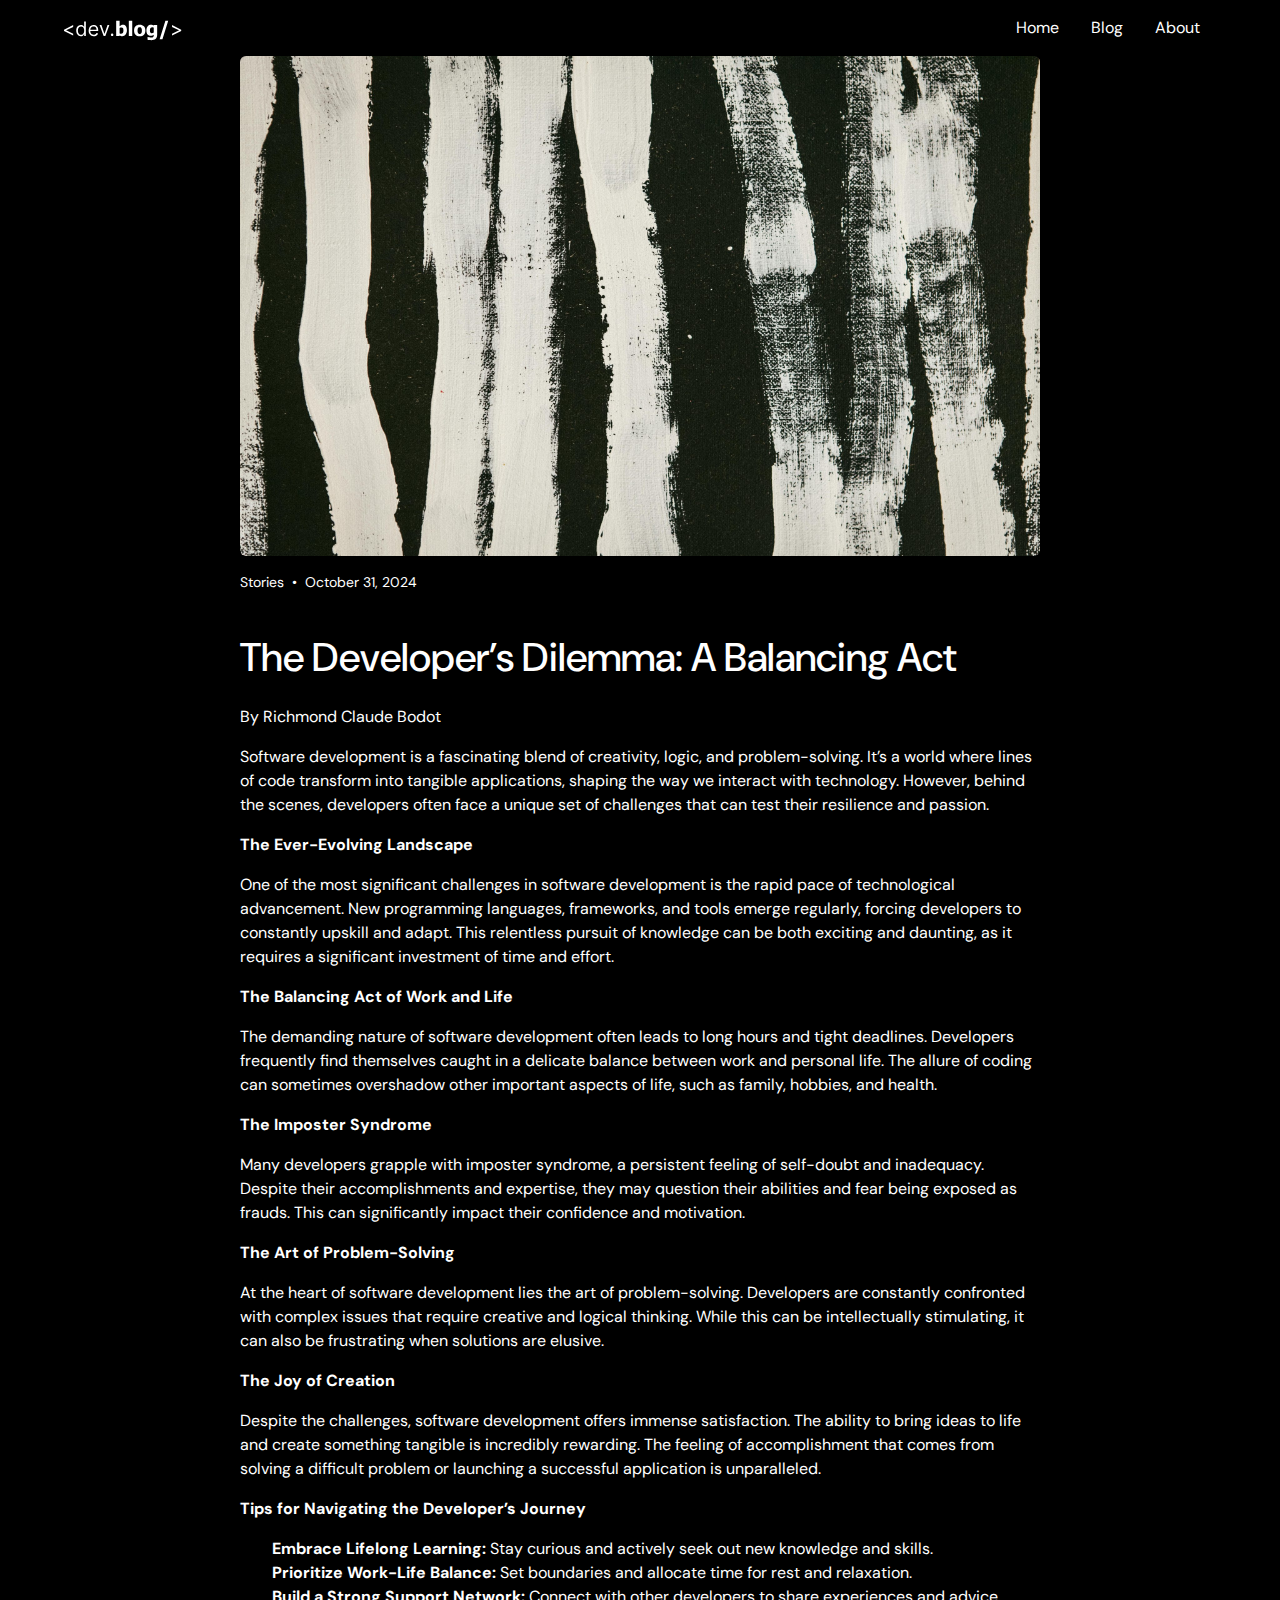
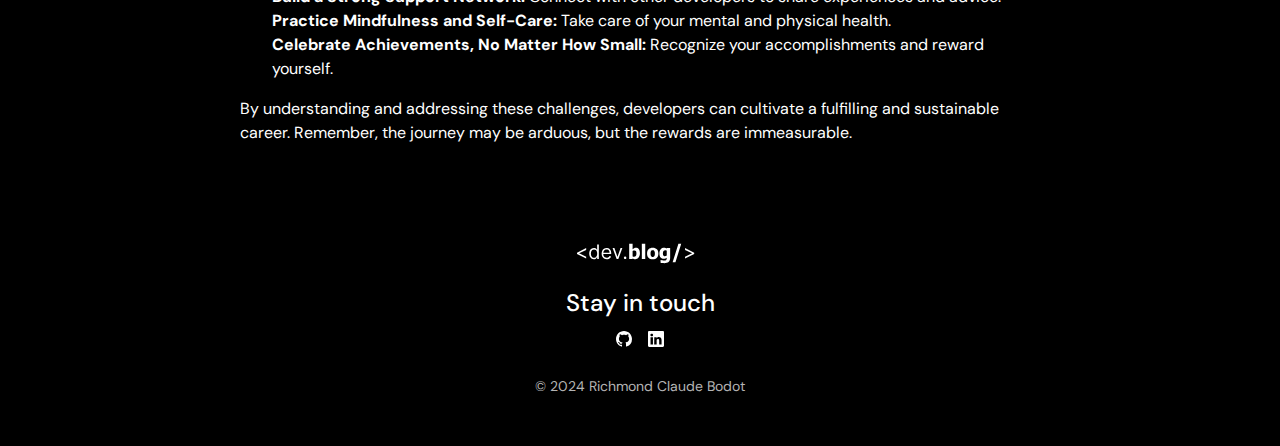
<file: 2024/10/31/the-developers-dilemma-a-balancing-act/index.html>
<!DOCTYPE html>
<html lang="en">
<head>
    <meta charset="UTF-8">
    <meta name="viewport" content="width=device-width, initial-scale=1.0">
    <title>The Developer&#8217;s Dilemma: A Balancing Act &#8211; devBlog</title>
<meta name="robots" content="max-image-preview:large">
<link rel="dns-prefetch" href="//cdn.jsdelivr.net">
<link rel="dns-prefetch" href="//i0.wp.com">
<link rel="alternate" type="application/rss+xml" title="devBlog &raquo; The Developer&#8217;s Dilemma: A Balancing Act Comments Feed" href="./feed/index.html">

<link rel="stylesheet" id="all-css-e515d935cff136f8aa0b6615e4f0e771" href="./../../../../wp-includes/css/dist/block-library/style.min.css?m=1731668490" type="text/css" media="all">
<style id="wp-emoji-styles-inline-css">img.wp-smiley, img.emoji {
		display: inline !important;
		border: none !important;
		box-shadow: none !important;
		height: 1em !important;
		width: 1em !important;
		margin: 0 0.07em !important;
		vertical-align: -0.1em !important;
		background: none !important;
		padding: 0 !important;
	}</style>
<style id="classic-theme-styles-inline-css">/*! This file is auto-generated */
.wp-block-button__link{color:#fff;background-color:#32373c;border-radius:9999px;box-shadow:none;text-decoration:none;padding:calc(.667em + 2px) calc(1.333em + 2px);font-size:1.125em}.wp-block-file__button{background:#32373c;color:#fff;text-decoration:none}</style>
<style id="global-styles-inline-css">:root{--wp--preset--aspect-ratio--square: 1;--wp--preset--aspect-ratio--4-3: 4/3;--wp--preset--aspect-ratio--3-4: 3/4;--wp--preset--aspect-ratio--3-2: 3/2;--wp--preset--aspect-ratio--2-3: 2/3;--wp--preset--aspect-ratio--16-9: 16/9;--wp--preset--aspect-ratio--9-16: 9/16;--wp--preset--color--black: #000000;--wp--preset--color--cyan-bluish-gray: #abb8c3;--wp--preset--color--white: #ffffff;--wp--preset--color--pale-pink: #f78da7;--wp--preset--color--vivid-red: #cf2e2e;--wp--preset--color--luminous-vivid-orange: #ff6900;--wp--preset--color--luminous-vivid-amber: #fcb900;--wp--preset--color--light-green-cyan: #7bdcb5;--wp--preset--color--vivid-green-cyan: #00d084;--wp--preset--color--pale-cyan-blue: #8ed1fc;--wp--preset--color--vivid-cyan-blue: #0693e3;--wp--preset--color--vivid-purple: #9b51e0;--wp--preset--gradient--vivid-cyan-blue-to-vivid-purple: linear-gradient(135deg,rgba(6,147,227,1) 0%,rgb(155,81,224) 100%);--wp--preset--gradient--light-green-cyan-to-vivid-green-cyan: linear-gradient(135deg,rgb(122,220,180) 0%,rgb(0,208,130) 100%);--wp--preset--gradient--luminous-vivid-amber-to-luminous-vivid-orange: linear-gradient(135deg,rgba(252,185,0,1) 0%,rgba(255,105,0,1) 100%);--wp--preset--gradient--luminous-vivid-orange-to-vivid-red: linear-gradient(135deg,rgba(255,105,0,1) 0%,rgb(207,46,46) 100%);--wp--preset--gradient--very-light-gray-to-cyan-bluish-gray: linear-gradient(135deg,rgb(238,238,238) 0%,rgb(169,184,195) 100%);--wp--preset--gradient--cool-to-warm-spectrum: linear-gradient(135deg,rgb(74,234,220) 0%,rgb(151,120,209) 20%,rgb(207,42,186) 40%,rgb(238,44,130) 60%,rgb(251,105,98) 80%,rgb(254,248,76) 100%);--wp--preset--gradient--blush-light-purple: linear-gradient(135deg,rgb(255,206,236) 0%,rgb(152,150,240) 100%);--wp--preset--gradient--blush-bordeaux: linear-gradient(135deg,rgb(254,205,165) 0%,rgb(254,45,45) 50%,rgb(107,0,62) 100%);--wp--preset--gradient--luminous-dusk: linear-gradient(135deg,rgb(255,203,112) 0%,rgb(199,81,192) 50%,rgb(65,88,208) 100%);--wp--preset--gradient--pale-ocean: linear-gradient(135deg,rgb(255,245,203) 0%,rgb(182,227,212) 50%,rgb(51,167,181) 100%);--wp--preset--gradient--electric-grass: linear-gradient(135deg,rgb(202,248,128) 0%,rgb(113,206,126) 100%);--wp--preset--gradient--midnight: linear-gradient(135deg,rgb(2,3,129) 0%,rgb(40,116,252) 100%);--wp--preset--font-size--small: 13px;--wp--preset--font-size--medium: 20px;--wp--preset--font-size--large: 36px;--wp--preset--font-size--x-large: 42px;--wp--preset--spacing--20: 0.44rem;--wp--preset--spacing--30: 0.67rem;--wp--preset--spacing--40: 1rem;--wp--preset--spacing--50: 1.5rem;--wp--preset--spacing--60: 2.25rem;--wp--preset--spacing--70: 3.38rem;--wp--preset--spacing--80: 5.06rem;--wp--preset--shadow--natural: 6px 6px 9px rgba(0, 0, 0, 0.2);--wp--preset--shadow--deep: 12px 12px 50px rgba(0, 0, 0, 0.4);--wp--preset--shadow--sharp: 6px 6px 0px rgba(0, 0, 0, 0.2);--wp--preset--shadow--outlined: 6px 6px 0px -3px rgba(255, 255, 255, 1), 6px 6px rgba(0, 0, 0, 1);--wp--preset--shadow--crisp: 6px 6px 0px rgba(0, 0, 0, 1);}:where(.is-layout-flex){gap: 0.5em;}:where(.is-layout-grid){gap: 0.5em;}body .is-layout-flex{display: flex;}.is-layout-flex{flex-wrap: wrap;align-items: center;}.is-layout-flex > :is(*, div){margin: 0;}body .is-layout-grid{display: grid;}.is-layout-grid > :is(*, div){margin: 0;}:where(.wp-block-columns.is-layout-flex){gap: 2em;}:where(.wp-block-columns.is-layout-grid){gap: 2em;}:where(.wp-block-post-template.is-layout-flex){gap: 1.25em;}:where(.wp-block-post-template.is-layout-grid){gap: 1.25em;}.has-black-color{color: var(--wp--preset--color--black) !important;}.has-cyan-bluish-gray-color{color: var(--wp--preset--color--cyan-bluish-gray) !important;}.has-white-color{color: var(--wp--preset--color--white) !important;}.has-pale-pink-color{color: var(--wp--preset--color--pale-pink) !important;}.has-vivid-red-color{color: var(--wp--preset--color--vivid-red) !important;}.has-luminous-vivid-orange-color{color: var(--wp--preset--color--luminous-vivid-orange) !important;}.has-luminous-vivid-amber-color{color: var(--wp--preset--color--luminous-vivid-amber) !important;}.has-light-green-cyan-color{color: var(--wp--preset--color--light-green-cyan) !important;}.has-vivid-green-cyan-color{color: var(--wp--preset--color--vivid-green-cyan) !important;}.has-pale-cyan-blue-color{color: var(--wp--preset--color--pale-cyan-blue) !important;}.has-vivid-cyan-blue-color{color: var(--wp--preset--color--vivid-cyan-blue) !important;}.has-vivid-purple-color{color: var(--wp--preset--color--vivid-purple) !important;}.has-black-background-color{background-color: var(--wp--preset--color--black) !important;}.has-cyan-bluish-gray-background-color{background-color: var(--wp--preset--color--cyan-bluish-gray) !important;}.has-white-background-color{background-color: var(--wp--preset--color--white) !important;}.has-pale-pink-background-color{background-color: var(--wp--preset--color--pale-pink) !important;}.has-vivid-red-background-color{background-color: var(--wp--preset--color--vivid-red) !important;}.has-luminous-vivid-orange-background-color{background-color: var(--wp--preset--color--luminous-vivid-orange) !important;}.has-luminous-vivid-amber-background-color{background-color: var(--wp--preset--color--luminous-vivid-amber) !important;}.has-light-green-cyan-background-color{background-color: var(--wp--preset--color--light-green-cyan) !important;}.has-vivid-green-cyan-background-color{background-color: var(--wp--preset--color--vivid-green-cyan) !important;}.has-pale-cyan-blue-background-color{background-color: var(--wp--preset--color--pale-cyan-blue) !important;}.has-vivid-cyan-blue-background-color{background-color: var(--wp--preset--color--vivid-cyan-blue) !important;}.has-vivid-purple-background-color{background-color: var(--wp--preset--color--vivid-purple) !important;}.has-black-border-color{border-color: var(--wp--preset--color--black) !important;}.has-cyan-bluish-gray-border-color{border-color: var(--wp--preset--color--cyan-bluish-gray) !important;}.has-white-border-color{border-color: var(--wp--preset--color--white) !important;}.has-pale-pink-border-color{border-color: var(--wp--preset--color--pale-pink) !important;}.has-vivid-red-border-color{border-color: var(--wp--preset--color--vivid-red) !important;}.has-luminous-vivid-orange-border-color{border-color: var(--wp--preset--color--luminous-vivid-orange) !important;}.has-luminous-vivid-amber-border-color{border-color: var(--wp--preset--color--luminous-vivid-amber) !important;}.has-light-green-cyan-border-color{border-color: var(--wp--preset--color--light-green-cyan) !important;}.has-vivid-green-cyan-border-color{border-color: var(--wp--preset--color--vivid-green-cyan) !important;}.has-pale-cyan-blue-border-color{border-color: var(--wp--preset--color--pale-cyan-blue) !important;}.has-vivid-cyan-blue-border-color{border-color: var(--wp--preset--color--vivid-cyan-blue) !important;}.has-vivid-purple-border-color{border-color: var(--wp--preset--color--vivid-purple) !important;}.has-vivid-cyan-blue-to-vivid-purple-gradient-background{background: var(--wp--preset--gradient--vivid-cyan-blue-to-vivid-purple) !important;}.has-light-green-cyan-to-vivid-green-cyan-gradient-background{background: var(--wp--preset--gradient--light-green-cyan-to-vivid-green-cyan) !important;}.has-luminous-vivid-amber-to-luminous-vivid-orange-gradient-background{background: var(--wp--preset--gradient--luminous-vivid-amber-to-luminous-vivid-orange) !important;}.has-luminous-vivid-orange-to-vivid-red-gradient-background{background: var(--wp--preset--gradient--luminous-vivid-orange-to-vivid-red) !important;}.has-very-light-gray-to-cyan-bluish-gray-gradient-background{background: var(--wp--preset--gradient--very-light-gray-to-cyan-bluish-gray) !important;}.has-cool-to-warm-spectrum-gradient-background{background: var(--wp--preset--gradient--cool-to-warm-spectrum) !important;}.has-blush-light-purple-gradient-background{background: var(--wp--preset--gradient--blush-light-purple) !important;}.has-blush-bordeaux-gradient-background{background: var(--wp--preset--gradient--blush-bordeaux) !important;}.has-luminous-dusk-gradient-background{background: var(--wp--preset--gradient--luminous-dusk) !important;}.has-pale-ocean-gradient-background{background: var(--wp--preset--gradient--pale-ocean) !important;}.has-electric-grass-gradient-background{background: var(--wp--preset--gradient--electric-grass) !important;}.has-midnight-gradient-background{background: var(--wp--preset--gradient--midnight) !important;}.has-small-font-size{font-size: var(--wp--preset--font-size--small) !important;}.has-medium-font-size{font-size: var(--wp--preset--font-size--medium) !important;}.has-large-font-size{font-size: var(--wp--preset--font-size--large) !important;}.has-x-large-font-size{font-size: var(--wp--preset--font-size--x-large) !important;}
:where(.wp-block-post-template.is-layout-flex){gap: 1.25em;}:where(.wp-block-post-template.is-layout-grid){gap: 1.25em;}
:where(.wp-block-columns.is-layout-flex){gap: 2em;}:where(.wp-block-columns.is-layout-grid){gap: 2em;}
:root :where(.wp-block-pullquote){font-size: 1.5em;line-height: 1.6;}</style>
<link rel="stylesheet" id="devBlog_bootstrap-css" href="https://cdn.jsdelivr.net/npm/bootstrap@5.3.3/dist/css/bootstrap.min.css?ver=5.3.3" media="all">
<link rel="stylesheet" id="devBlog_splideCSS-css" href="./../../../../wp-content/themes/devBlog%20Theme/./assets/splide-4.1.3/dist/css/splide.min.css?ver=4.1.3" media="all">
<link rel="stylesheet" id="devBlog_cssStyles-css" href="./../../../../wp-content/themes/devBlog%20Theme/style.css?ver=1.0.51" media="all">
<link rel="https://api.w.org/" href="./../../../../wp-json/index.html">
<link rel="alternate" title="JSON" type="application/json" href="./../../../../wp-json/wp/v2/posts/55/index.html">
<link rel="EditURI" type="application/rsd+xml" title="RSD" href="./../../../../xmlrpc.php?rsd">
<meta name="generator" content="WordPress 6.7">
<link rel="canonical" href="./index.html">
<link rel="shortlink" href="./../../../../index.html?p=55">
<link rel="alternate" title="oEmbed (JSON)" type="application/json+oembed" href="./../../../../wp-json/oembed/1.0/embed/index.html?url=.%2F%2F2024%2F10%2F31%2Fthe-developers-dilemma-a-balancing-act%2F">
<link rel="alternate" title="oEmbed (XML)" type="text/xml+oembed" href="./../../../../wp-json/oembed/1.0/embed/index.html?url=.%2F%2F2024%2F10%2F31%2Fthe-developers-dilemma-a-balancing-act%2F#038;format=xml">
<link rel="icon" href="./../../../../wp-content/uploads/2024/11/Site_logo-removebg-preview.png" sizes="32x32">
<link rel="icon" href="./../../../../wp-content/uploads/2024/11/Site_logo-removebg-preview.png" sizes="192x192">
<link rel="apple-touch-icon" href="./../../../../wp-content/uploads/2024/11/Site_logo-removebg-preview.png">
<meta name="msapplication-TileImage" content="./../../../../wp-content/uploads/2024/11/Site_logo-removebg-preview.png">
<style id="wpforms-css-vars-root">:root {
					--wpforms-field-border-radius: 3px;
--wpforms-field-border-style: solid;
--wpforms-field-border-size: 1px;
--wpforms-field-background-color: #ffffff;
--wpforms-field-border-color: rgba( 0, 0, 0, 0.25 );
--wpforms-field-border-color-spare: rgba( 0, 0, 0, 0.25 );
--wpforms-field-text-color: rgba( 0, 0, 0, 0.7 );
--wpforms-field-menu-color: #ffffff;
--wpforms-label-color: rgba( 0, 0, 0, 0.85 );
--wpforms-label-sublabel-color: rgba( 0, 0, 0, 0.55 );
--wpforms-label-error-color: #d63637;
--wpforms-button-border-radius: 3px;
--wpforms-button-border-style: none;
--wpforms-button-border-size: 1px;
--wpforms-button-background-color: #066aab;
--wpforms-button-border-color: #066aab;
--wpforms-button-text-color: #ffffff;
--wpforms-page-break-color: #066aab;
--wpforms-background-image: none;
--wpforms-background-position: center center;
--wpforms-background-repeat: no-repeat;
--wpforms-background-size: cover;
--wpforms-background-width: 100px;
--wpforms-background-height: 100px;
--wpforms-background-color: rgba( 0, 0, 0, 0 );
--wpforms-background-url: none;
--wpforms-container-padding: 0px;
--wpforms-container-border-style: none;
--wpforms-container-border-width: 1px;
--wpforms-container-border-color: #000000;
--wpforms-container-border-radius: 3px;
--wpforms-field-size-input-height: 43px;
--wpforms-field-size-input-spacing: 15px;
--wpforms-field-size-font-size: 16px;
--wpforms-field-size-line-height: 19px;
--wpforms-field-size-padding-h: 14px;
--wpforms-field-size-checkbox-size: 16px;
--wpforms-field-size-sublabel-spacing: 5px;
--wpforms-field-size-icon-size: 1;
--wpforms-label-size-font-size: 16px;
--wpforms-label-size-line-height: 19px;
--wpforms-label-size-sublabel-font-size: 14px;
--wpforms-label-size-sublabel-line-height: 17px;
--wpforms-button-size-font-size: 17px;
--wpforms-button-size-height: 41px;
--wpforms-button-size-padding-h: 15px;
--wpforms-button-size-margin-top: 10px;
--wpforms-container-shadow-size-box-shadow: none;

				}</style>
</head>
<body class="bg-black ms-3 me-3">
    <nav class="navbar navbar-expand-sm navbar-light">
        <div class="container-fluid ps-md-5 pe-md-5 ps-3 pe-3">
            <a class="navbar-brand" href="./../../../../index.html" style="margin:0; object-fit:cover;">


             
                <svg width="118" height="21" viewbox="0 0 118 21" fill="none" xmlns="http://www.w3.org/2000/svg">
                <path d="M0.0170455 10.8864V9.75L9.16477 5.09091V6.90909L2.14773 10.2898L2.20455 10.1761V10.4602L2.14773 10.3466L9.16477 13.7273V15.5455L0.0170455 10.8864ZM16.837 16.2273C15.9279 16.2273 15.1254 15.9976 14.4293 15.5384C13.7333 15.0743 13.1888 14.4209 12.7958 13.5781C12.4028 12.7306 12.2063 11.7292 12.2063 10.5739C12.2063 9.42803 12.4028 8.43371 12.7958 7.59091C13.1888 6.74811 13.7357 6.09706 14.4364 5.63778C15.1372 5.1785 15.9469 4.94886 16.8654 4.94886C17.5756 4.94886 18.1367 5.06723 18.5487 5.30398C18.9653 5.53598 19.2826 5.80114 19.5004 6.09943C19.7229 6.39299 19.8957 6.63447 20.0188 6.82386H20.1609V1.45455H21.837V16H20.2177V14.3239H20.0188C19.8957 14.5227 19.7205 14.7737 19.4933 15.0767C19.266 15.375 18.9416 15.6425 18.5202 15.8793C18.0988 16.1113 17.5378 16.2273 16.837 16.2273ZM17.0643 14.7216C17.7366 14.7216 18.3048 14.5464 18.7688 14.196C19.2328 13.8409 19.5856 13.3509 19.8271 12.7259C20.0685 12.0961 20.1893 11.3693 20.1893 10.5455C20.1893 9.73106 20.0709 9.01847 19.8342 8.40767C19.5974 7.79214 19.247 7.31392 18.783 6.97301C18.319 6.62737 17.7461 6.45455 17.0643 6.45455C16.354 6.45455 15.7622 6.63684 15.2887 7.00142C14.82 7.36127 14.4672 7.85133 14.2305 8.47159C13.9985 9.08712 13.8825 9.77841 13.8825 10.5455C13.8825 11.322 14.0008 12.0275 14.2376 12.6619C14.479 13.2917 14.8342 13.7936 15.3029 14.1676C15.7764 14.5369 16.3635 14.7216 17.0643 14.7216ZM29.7134 16.2273C28.6623 16.2273 27.7556 15.9953 26.9933 15.5312C26.2357 15.0625 25.6509 14.4091 25.239 13.571C24.8318 12.7282 24.6282 11.7481 24.6282 10.6307C24.6282 9.51326 24.8318 8.52841 25.239 7.67614C25.6509 6.81913 26.2238 6.15152 26.9577 5.6733C27.6964 5.19034 28.5581 4.94886 29.543 4.94886C30.1112 4.94886 30.6722 5.04356 31.2262 5.23295C31.7802 5.42235 32.2844 5.73011 32.739 6.15625C33.1935 6.57765 33.5558 7.13636 33.8256 7.83239C34.0955 8.52841 34.2305 9.38542 34.2305 10.4034V11.1136H25.8214V9.66477H32.5259C32.5259 9.04924 32.4028 8.5 32.1566 8.01705C31.9151 7.53409 31.5695 7.15294 31.1197 6.87358C30.6746 6.59422 30.149 6.45455 29.543 6.45455C28.8754 6.45455 28.2977 6.62026 27.81 6.9517C27.3271 7.27841 26.9554 7.70455 26.695 8.23011C26.4345 8.75568 26.3043 9.31913 26.3043 9.92045V10.8864C26.3043 11.7102 26.4464 12.4086 26.7305 12.9815C27.0193 13.5497 27.4194 13.983 27.9308 14.2812C28.4421 14.5748 29.0363 14.7216 29.7134 14.7216C30.1538 14.7216 30.5515 14.66 30.9066 14.5369C31.2665 14.4091 31.5766 14.2197 31.837 13.9688C32.0974 13.7131 32.2987 13.3958 32.4407 13.017L34.06 13.4716C33.8896 14.0208 33.6031 14.5038 33.2006 14.9205C32.7982 15.3324 32.301 15.6544 31.7092 15.8864C31.1173 16.1136 30.4521 16.2273 29.7134 16.2273ZM45.3686 5.09091L41.3345 16H39.63L35.5959 5.09091H37.4141L40.4254 13.7841H40.5391L43.5504 5.09091H45.3686ZM48.119 16.1136C47.7686 16.1136 47.4679 15.9882 47.217 15.7372C46.966 15.4863 46.8406 15.1856 46.8406 14.8352C46.8406 14.4848 46.966 14.1842 47.217 13.9332C47.4679 13.6823 47.7686 13.5568 48.119 13.5568C48.4693 13.5568 48.77 13.6823 49.021 13.9332C49.2719 14.1842 49.3974 14.4848 49.3974 14.8352C49.3974 15.0672 49.3382 15.2803 49.2198 15.4744C49.1062 15.6686 48.9523 15.8248 48.7582 15.9432C48.5688 16.0568 48.3557 16.1136 48.119 16.1136ZM59.4355 10.4336C59.4355 9.33984 59.2695 8.55859 58.9375 8.08984C58.6055 7.62109 58.0944 7.38672 57.4043 7.38672C57.0983 7.38672 56.7923 7.43555 56.4863 7.5332C56.1868 7.63086 55.8906 7.77734 55.5977 7.97266V13.4805C55.8255 13.5716 56.0534 13.6335 56.2812 13.666C56.5156 13.6986 56.7467 13.7148 56.9746 13.7148C57.8014 13.7148 58.4167 13.4414 58.8203 12.8945C59.2305 12.3477 59.4355 11.5273 59.4355 10.4336ZM62.9316 10.3652C62.9316 12.11 62.4889 13.5228 61.6035 14.6035C60.7181 15.6777 59.6211 16.2148 58.3125 16.2148C57.7656 16.2148 57.2904 16.153 56.8867 16.0293C56.4831 15.9056 56.0534 15.7135 55.5977 15.4531L55.4512 16H52.1797V0.804688H55.5977V6.17578C56.099 5.74609 56.61 5.39779 57.1309 5.13086C57.6517 4.86393 58.2539 4.73047 58.9375 4.73047C60.2135 4.73047 61.1966 5.22852 61.8867 6.22461C62.5833 7.2207 62.9316 8.60091 62.9316 10.3652ZM68.2344 16H64.8164V0.804688H68.2344V16ZM81.3789 10.5215C81.3789 12.3249 80.8841 13.7474 79.8945 14.7891C78.9115 15.8242 77.5182 16.3418 75.7148 16.3418C73.9245 16.3418 72.5312 15.8242 71.5352 14.7891C70.5456 13.7474 70.0508 12.3249 70.0508 10.5215C70.0508 8.69857 70.5456 7.27279 71.5352 6.24414C72.5312 5.20898 73.9245 4.69141 75.7148 4.69141C77.5117 4.69141 78.9049 5.21224 79.8945 6.25391C80.8841 7.28906 81.3789 8.71159 81.3789 10.5215ZM77.873 10.541C77.873 9.88997 77.8177 9.34961 77.707 8.91992C77.6029 8.48372 77.4564 8.13542 77.2676 7.875C77.0658 7.60156 76.8379 7.41276 76.584 7.30859C76.3301 7.19792 76.0404 7.14258 75.7148 7.14258C75.4089 7.14258 75.1322 7.19141 74.8848 7.28906C74.6374 7.38021 74.4095 7.55924 74.2012 7.82617C74.0059 8.08008 73.8496 8.42839 73.7324 8.87109C73.6152 9.3138 73.5566 9.87044 73.5566 10.541C73.5566 11.2116 73.612 11.7552 73.7227 12.1719C73.8333 12.582 73.9766 12.9108 74.1523 13.1582C74.3346 13.4121 74.5625 13.5977 74.8359 13.7148C75.1094 13.832 75.4121 13.8906 75.7441 13.8906C76.0176 13.8906 76.2943 13.832 76.5742 13.7148C76.8607 13.5977 77.0885 13.4219 77.2578 13.1875C77.4596 12.9076 77.6126 12.5723 77.7168 12.1816C77.821 11.7845 77.873 11.2376 77.873 10.541ZM89.748 12.543V7.57227C89.5788 7.49414 89.3704 7.42904 89.123 7.37695C88.8757 7.32487 88.6283 7.29883 88.3809 7.29883C87.5605 7.29883 86.9421 7.56576 86.5254 8.09961C86.1152 8.62695 85.9102 9.36589 85.9102 10.3164C85.9102 10.7917 85.9395 11.1953 85.998 11.5273C86.0632 11.8529 86.1803 12.1426 86.3496 12.3965C86.5124 12.6439 86.724 12.8327 86.9844 12.9629C87.2513 13.0866 87.5898 13.1484 88 13.1484C88.306 13.1484 88.6055 13.0964 88.8984 12.9922C89.1979 12.888 89.4811 12.7383 89.748 12.543ZM93.166 14.7402C93.166 15.7559 93.0195 16.6185 92.7266 17.3281C92.4336 18.0378 92.0332 18.5911 91.5254 18.9883C91.0176 19.3919 90.4089 19.6816 89.6992 19.8574C88.9896 20.0397 88.2018 20.1309 87.3359 20.1309C86.6068 20.1309 85.9134 20.082 85.2559 19.9844C84.6048 19.8932 84.0384 19.7858 83.5566 19.6621V16.918H83.957C84.1263 16.9831 84.3249 17.0547 84.5527 17.1328C84.7871 17.2109 85.0215 17.2826 85.2559 17.3477C85.5358 17.4193 85.8092 17.4779 86.0762 17.5234C86.3431 17.569 86.6165 17.5918 86.8965 17.5918C87.4759 17.5918 87.9577 17.5299 88.3418 17.4062C88.7324 17.2891 89.0254 17.1198 89.2207 16.8984C89.416 16.6706 89.5527 16.4004 89.6309 16.0879C89.709 15.7819 89.748 15.3945 89.748 14.9258V14.7207C89.3639 15.0592 88.918 15.3327 88.4102 15.541C87.9089 15.7428 87.3913 15.8438 86.8574 15.8438C85.4382 15.8438 84.3411 15.3815 83.5664 14.457C82.7982 13.5326 82.4141 12.1263 82.4141 10.2383C82.4141 9.37891 82.5312 8.60742 82.7656 7.92383C83.0065 7.24023 83.3385 6.65755 83.7617 6.17578C84.1654 5.71354 84.6536 5.35872 85.2266 5.11133C85.7995 4.85742 86.3952 4.73047 87.0137 4.73047C87.5736 4.73047 88.0749 4.80208 88.5176 4.94531C88.9603 5.08854 89.3639 5.2806 89.7285 5.52148L89.8555 5.0332H93.166V14.7402ZM104.23 0.804688L98.4395 19.1641H95.6367L101.398 0.804688H104.23ZM117.192 10.8864L108.044 15.5455V13.7273L115.061 10.3466L115.005 10.4602V10.1761L115.061 10.2898L108.044 6.90909V5.09091L117.192 9.75V10.8864Z" fill="white"></path>
                </svg>
            

            </a>
            <button class="navbar-toggler border-0 shadow-none p-0" type="button" data-bs-toggle="collapse" data-bs-target="#navbarID" aria-controls="navbarID" aria-expanded="false" aria-label="Toggle navigation">
                <svg xmlns="http://www.w3.org/2000/svg" width="30" height="30" fill="currentColor" class="bi bi-list" viewbox="0 0 16 16">
                    <path fill-rule="evenodd" d="M2.5 12a.5.5 0 0 1 .5-.5h10a.5.5 0 0 1 0 1H3a.5.5 0 0 1-.5-.5m0-4a.5.5 0 0 1 .5-.5h10a.5.5 0 0 1 0 1H3a.5.5 0 0 1-.5-.5m0-4a.5.5 0 0 1 .5-.5h10a.5.5 0 0 1 0 1H3a.5.5 0 0 1-.5-.5" fill="white"></path>
                </svg>
            </button>
            <div class="collapse navbar-collapse justify-content-end" id="navbarID">
                <div class="navbar-nav">
                <div class="menu-navigations-container"><ul id="menu-navigations" class="navbar-nav me-auto mb-2 mb-lg-0">
<li id="menu-item-77" class="menu-item menu-item-type-post_type menu-item-object-page menu-item-home menu-item-77 nav-item"><a href="./../../../../index.html" class="nav-link active ps-3 pe-3 text-white">Home</a></li>
<li id="menu-item-76" class="menu-item menu-item-type-post_type menu-item-object-page current_page_parent menu-item-76 nav-item"><a href="./../../../../blog/index.html" class="nav-link active ps-3 pe-3 text-white">Blog</a></li>
<li id="menu-item-43" class="menu-item menu-item-type-post_type menu-item-object-page menu-item-43 nav-item"><a href="./../../../../about/index.html" class="nav-link active ps-3 pe-3 text-white">About</a></li>
</ul></div>                </div>
            </div>
        </div>
    </nav>
<article class="post-article text-white m-auto">
<img width="150" height="150" src="./../../../../wp-content/uploads/2024/10/pexels-huebert-world-1683405-3213977-scaled.jpg" class="post-thumbnail img-fluid rounded wp-post-image" alt="" decoding="async" srcset="./../../../../wp-content/uploads/2024/10/pexels-huebert-world-1683405-3213977-scaled.jpg 150w, ./../../../../wp-content/uploads/2024/10/pexels-huebert-world-1683405-3213977-scaled.jpg 300w, ./../../../../wp-content/uploads/2024/10/pexels-huebert-world-1683405-3213977-scaled.jpg 450w" sizes="(max-width: 150px) 100vw, 150px"><div class="d-flex mt-3" style="font-size: 14px">
    <p class="">Stories</p>
    <p class="ms-2 me-2">•</p>
    <p class="">October 31, 2024</p>
</div>
<h1 class="mt-4 mb-4">The Developer&#8217;s Dilemma: A Balancing Act</h1>

<p class="">By Richmond Claude Bodot</p>


<p>Software development is a fascinating blend of creativity, logic, and problem-solving. It&#8217;s a world where lines of code transform into tangible applications, shaping the way we interact with technology. However, behind the scenes, developers often face a unique set of challenges that can test their resilience and passion.</p>



<p><strong>The Ever-Evolving Landscape</strong></p>



<p>One of the most significant challenges in software development is the rapid pace of technological advancement. New programming languages, frameworks, and tools emerge regularly, forcing developers to constantly upskill and adapt. This relentless pursuit of knowledge can be both exciting and daunting, as it requires a significant investment of time and effort.</p>



<p><strong>The Balancing Act of Work and Life</strong></p>



<p>The demanding nature of software development often leads to long hours and tight deadlines. Developers frequently find themselves caught in a delicate balance between work and personal life. The allure of coding can sometimes overshadow other important aspects of life, such as family, hobbies, and health.</p>



<p><strong>The Imposter Syndrome</strong></p>



<p>Many developers grapple with imposter syndrome, a persistent feeling of self-doubt and inadequacy. Despite their accomplishments and expertise, they may question their abilities and fear being exposed as frauds. This can significantly impact their confidence and motivation.</p>



<p><strong>The Art of Problem-Solving</strong></p>



<p>At the heart of software development lies the art of problem-solving. Developers are constantly confronted with complex issues that require creative and logical thinking. While this can be intellectually stimulating, it can also be frustrating when solutions are elusive.</p>



<p><strong>The Joy of Creation</strong></p>



<p>Despite the challenges, software development offers immense satisfaction. The ability to bring ideas to life and create something tangible is incredibly rewarding. The feeling of accomplishment that comes from solving a difficult problem or launching a successful application is unparalleled.</p>



<p><strong>Tips for Navigating the Developer&#8217;s Journey</strong></p>



<ul class="wp-block-list">
<li>
<strong>Embrace Lifelong Learning:</strong> Stay curious and actively seek out new knowledge and skills.</li>



<li>
<strong>Prioritize Work-Life Balance:</strong> Set boundaries and allocate time for rest and relaxation.</li>



<li>
<strong>Build a Strong Support Network:</strong> Connect with other developers to share experiences and advice.</li>



<li>
<strong>Practice Mindfulness and Self-Care:</strong> Take care of your mental and physical health.</li>



<li>
<strong>Celebrate Achievements, No Matter How Small:</strong> Recognize your accomplishments and reward yourself.</li>
</ul>



<p>By understanding and addressing these challenges, developers can cultivate a fulfilling and sustainable career. Remember, the journey may be arduous, but the rewards are immeasurable.</p>
</article>
<footer class="footer-16371 text-white mt-5 pb-5 pt-5 m-auto">
      <div class="container" bis_skin_checked="1">
        <div class="row justify-content-center" bis_skin_checked="1">
          <div class="col-md-9 text-center" bis_skin_checked="1">
            <div class="footer-site-logo mb-4" bis_skin_checked="1">
                  <a href="./../../../../index.html" class="mb-3 me-2 mb-md-0 text-body-secondary text-decoration-none lh-1">
               
                  <svg width="118" height="21" viewbox="0 0 118 21" fill="none" xmlns="http://www.w3.org/2000/svg">
                    <path d="M0.0170455 10.8864V9.75L9.16477 5.09091V6.90909L2.14773 10.2898L2.20455 10.1761V10.4602L2.14773 10.3466L9.16477 13.7273V15.5455L0.0170455 10.8864ZM16.837 16.2273C15.9279 16.2273 15.1254 15.9976 14.4293 15.5384C13.7333 15.0743 13.1888 14.4209 12.7958 13.5781C12.4028 12.7306 12.2063 11.7292 12.2063 10.5739C12.2063 9.42803 12.4028 8.43371 12.7958 7.59091C13.1888 6.74811 13.7357 6.09706 14.4364 5.63778C15.1372 5.1785 15.9469 4.94886 16.8654 4.94886C17.5756 4.94886 18.1367 5.06723 18.5487 5.30398C18.9653 5.53598 19.2826 5.80114 19.5004 6.09943C19.7229 6.39299 19.8957 6.63447 20.0188 6.82386H20.1609V1.45455H21.837V16H20.2177V14.3239H20.0188C19.8957 14.5227 19.7205 14.7737 19.4933 15.0767C19.266 15.375 18.9416 15.6425 18.5202 15.8793C18.0988 16.1113 17.5378 16.2273 16.837 16.2273ZM17.0643 14.7216C17.7366 14.7216 18.3048 14.5464 18.7688 14.196C19.2328 13.8409 19.5856 13.3509 19.8271 12.7259C20.0685 12.0961 20.1893 11.3693 20.1893 10.5455C20.1893 9.73106 20.0709 9.01847 19.8342 8.40767C19.5974 7.79214 19.247 7.31392 18.783 6.97301C18.319 6.62737 17.7461 6.45455 17.0643 6.45455C16.354 6.45455 15.7622 6.63684 15.2887 7.00142C14.82 7.36127 14.4672 7.85133 14.2305 8.47159C13.9985 9.08712 13.8825 9.77841 13.8825 10.5455C13.8825 11.322 14.0008 12.0275 14.2376 12.6619C14.479 13.2917 14.8342 13.7936 15.3029 14.1676C15.7764 14.5369 16.3635 14.7216 17.0643 14.7216ZM29.7134 16.2273C28.6623 16.2273 27.7556 15.9953 26.9933 15.5312C26.2357 15.0625 25.6509 14.4091 25.239 13.571C24.8318 12.7282 24.6282 11.7481 24.6282 10.6307C24.6282 9.51326 24.8318 8.52841 25.239 7.67614C25.6509 6.81913 26.2238 6.15152 26.9577 5.6733C27.6964 5.19034 28.5581 4.94886 29.543 4.94886C30.1112 4.94886 30.6722 5.04356 31.2262 5.23295C31.7802 5.42235 32.2844 5.73011 32.739 6.15625C33.1935 6.57765 33.5558 7.13636 33.8256 7.83239C34.0955 8.52841 34.2305 9.38542 34.2305 10.4034V11.1136H25.8214V9.66477H32.5259C32.5259 9.04924 32.4028 8.5 32.1566 8.01705C31.9151 7.53409 31.5695 7.15294 31.1197 6.87358C30.6746 6.59422 30.149 6.45455 29.543 6.45455C28.8754 6.45455 28.2977 6.62026 27.81 6.9517C27.3271 7.27841 26.9554 7.70455 26.695 8.23011C26.4345 8.75568 26.3043 9.31913 26.3043 9.92045V10.8864C26.3043 11.7102 26.4464 12.4086 26.7305 12.9815C27.0193 13.5497 27.4194 13.983 27.9308 14.2812C28.4421 14.5748 29.0363 14.7216 29.7134 14.7216C30.1538 14.7216 30.5515 14.66 30.9066 14.5369C31.2665 14.4091 31.5766 14.2197 31.837 13.9688C32.0974 13.7131 32.2987 13.3958 32.4407 13.017L34.06 13.4716C33.8896 14.0208 33.6031 14.5038 33.2006 14.9205C32.7982 15.3324 32.301 15.6544 31.7092 15.8864C31.1173 16.1136 30.4521 16.2273 29.7134 16.2273ZM45.3686 5.09091L41.3345 16H39.63L35.5959 5.09091H37.4141L40.4254 13.7841H40.5391L43.5504 5.09091H45.3686ZM48.119 16.1136C47.7686 16.1136 47.4679 15.9882 47.217 15.7372C46.966 15.4863 46.8406 15.1856 46.8406 14.8352C46.8406 14.4848 46.966 14.1842 47.217 13.9332C47.4679 13.6823 47.7686 13.5568 48.119 13.5568C48.4693 13.5568 48.77 13.6823 49.021 13.9332C49.2719 14.1842 49.3974 14.4848 49.3974 14.8352C49.3974 15.0672 49.3382 15.2803 49.2198 15.4744C49.1062 15.6686 48.9523 15.8248 48.7582 15.9432C48.5688 16.0568 48.3557 16.1136 48.119 16.1136ZM59.4355 10.4336C59.4355 9.33984 59.2695 8.55859 58.9375 8.08984C58.6055 7.62109 58.0944 7.38672 57.4043 7.38672C57.0983 7.38672 56.7923 7.43555 56.4863 7.5332C56.1868 7.63086 55.8906 7.77734 55.5977 7.97266V13.4805C55.8255 13.5716 56.0534 13.6335 56.2812 13.666C56.5156 13.6986 56.7467 13.7148 56.9746 13.7148C57.8014 13.7148 58.4167 13.4414 58.8203 12.8945C59.2305 12.3477 59.4355 11.5273 59.4355 10.4336ZM62.9316 10.3652C62.9316 12.11 62.4889 13.5228 61.6035 14.6035C60.7181 15.6777 59.6211 16.2148 58.3125 16.2148C57.7656 16.2148 57.2904 16.153 56.8867 16.0293C56.4831 15.9056 56.0534 15.7135 55.5977 15.4531L55.4512 16H52.1797V0.804688H55.5977V6.17578C56.099 5.74609 56.61 5.39779 57.1309 5.13086C57.6517 4.86393 58.2539 4.73047 58.9375 4.73047C60.2135 4.73047 61.1966 5.22852 61.8867 6.22461C62.5833 7.2207 62.9316 8.60091 62.9316 10.3652ZM68.2344 16H64.8164V0.804688H68.2344V16ZM81.3789 10.5215C81.3789 12.3249 80.8841 13.7474 79.8945 14.7891C78.9115 15.8242 77.5182 16.3418 75.7148 16.3418C73.9245 16.3418 72.5312 15.8242 71.5352 14.7891C70.5456 13.7474 70.0508 12.3249 70.0508 10.5215C70.0508 8.69857 70.5456 7.27279 71.5352 6.24414C72.5312 5.20898 73.9245 4.69141 75.7148 4.69141C77.5117 4.69141 78.9049 5.21224 79.8945 6.25391C80.8841 7.28906 81.3789 8.71159 81.3789 10.5215ZM77.873 10.541C77.873 9.88997 77.8177 9.34961 77.707 8.91992C77.6029 8.48372 77.4564 8.13542 77.2676 7.875C77.0658 7.60156 76.8379 7.41276 76.584 7.30859C76.3301 7.19792 76.0404 7.14258 75.7148 7.14258C75.4089 7.14258 75.1322 7.19141 74.8848 7.28906C74.6374 7.38021 74.4095 7.55924 74.2012 7.82617C74.0059 8.08008 73.8496 8.42839 73.7324 8.87109C73.6152 9.3138 73.5566 9.87044 73.5566 10.541C73.5566 11.2116 73.612 11.7552 73.7227 12.1719C73.8333 12.582 73.9766 12.9108 74.1523 13.1582C74.3346 13.4121 74.5625 13.5977 74.8359 13.7148C75.1094 13.832 75.4121 13.8906 75.7441 13.8906C76.0176 13.8906 76.2943 13.832 76.5742 13.7148C76.8607 13.5977 77.0885 13.4219 77.2578 13.1875C77.4596 12.9076 77.6126 12.5723 77.7168 12.1816C77.821 11.7845 77.873 11.2376 77.873 10.541ZM89.748 12.543V7.57227C89.5788 7.49414 89.3704 7.42904 89.123 7.37695C88.8757 7.32487 88.6283 7.29883 88.3809 7.29883C87.5605 7.29883 86.9421 7.56576 86.5254 8.09961C86.1152 8.62695 85.9102 9.36589 85.9102 10.3164C85.9102 10.7917 85.9395 11.1953 85.998 11.5273C86.0632 11.8529 86.1803 12.1426 86.3496 12.3965C86.5124 12.6439 86.724 12.8327 86.9844 12.9629C87.2513 13.0866 87.5898 13.1484 88 13.1484C88.306 13.1484 88.6055 13.0964 88.8984 12.9922C89.1979 12.888 89.4811 12.7383 89.748 12.543ZM93.166 14.7402C93.166 15.7559 93.0195 16.6185 92.7266 17.3281C92.4336 18.0378 92.0332 18.5911 91.5254 18.9883C91.0176 19.3919 90.4089 19.6816 89.6992 19.8574C88.9896 20.0397 88.2018 20.1309 87.3359 20.1309C86.6068 20.1309 85.9134 20.082 85.2559 19.9844C84.6048 19.8932 84.0384 19.7858 83.5566 19.6621V16.918H83.957C84.1263 16.9831 84.3249 17.0547 84.5527 17.1328C84.7871 17.2109 85.0215 17.2826 85.2559 17.3477C85.5358 17.4193 85.8092 17.4779 86.0762 17.5234C86.3431 17.569 86.6165 17.5918 86.8965 17.5918C87.4759 17.5918 87.9577 17.5299 88.3418 17.4062C88.7324 17.2891 89.0254 17.1198 89.2207 16.8984C89.416 16.6706 89.5527 16.4004 89.6309 16.0879C89.709 15.7819 89.748 15.3945 89.748 14.9258V14.7207C89.3639 15.0592 88.918 15.3327 88.4102 15.541C87.9089 15.7428 87.3913 15.8438 86.8574 15.8438C85.4382 15.8438 84.3411 15.3815 83.5664 14.457C82.7982 13.5326 82.4141 12.1263 82.4141 10.2383C82.4141 9.37891 82.5312 8.60742 82.7656 7.92383C83.0065 7.24023 83.3385 6.65755 83.7617 6.17578C84.1654 5.71354 84.6536 5.35872 85.2266 5.11133C85.7995 4.85742 86.3952 4.73047 87.0137 4.73047C87.5736 4.73047 88.0749 4.80208 88.5176 4.94531C88.9603 5.08854 89.3639 5.2806 89.7285 5.52148L89.8555 5.0332H93.166V14.7402ZM104.23 0.804688L98.4395 19.1641H95.6367L101.398 0.804688H104.23ZM117.192 10.8864L108.044 15.5455V13.7273L115.061 10.3466L115.005 10.4602V10.1761L115.061 10.2898L108.044 6.90909V5.09091L117.192 9.75V10.8864Z" fill="white"></path>
                  </svg>
                          </a>
            </div>
            <div class="social mb-4" bis_skin_checked="1">
              <h4 class="text-white">Stay in touch</h4>
              <ul class="list-unstyled d-flex justify-content-center">
                <li class="gh ms-2 me-2">
<a href="#">
                  <span class="icon-github">
                  <svg xmlns="http://www.w3.org/2000/svg" width="16" height="16" fill="currentColor" class="bi bi-github" viewbox="0 0 16 16">
                    <path fill="white" d="M8 0C3.58 0 0 3.58 0 8c0 3.54 2.29 6.53 5.47 7.59.4.07.55-.17.55-.38 0-.19-.01-.82-.01-1.49-2.01.37-2.53-.49-2.69-.94-.09-.23-.48-.94-.82-1.13-.28-.15-.68-.52-.01-.53.63-.01 1.08.58 1.23.82.72 1.21 1.87.87 2.33.66.07-.52.28-.87.51-1.07-1.78-.2-3.64-.89-3.64-3.95 0-.87.31-1.59.82-2.15-.08-.2-.36-1.02.08-2.12 0 0 .67-.21 2.2.82.64-.18 1.32-.27 2-.27s1.36.09 2 .27c1.53-1.04 2.2-.82 2.2-.82.44 1.1.16 1.92.08 2.12.51.56.82 1.27.82 2.15 0 3.07-1.87 3.75-3.65 3.95.29.25.54.73.54 1.48 0 1.07-.01 1.93-.01 2.2 0 .21.15.46.55.38A8.01 8.01 0 0 0 16 8c0-4.42-3.58-8-8-8"></path>
                  </svg>
                  </span>
                </a>
              </li>
              <li class="li ms-2 me-2">
<a href="#">
                  <span class="icon-linkedin">
                  <svg xmlns="http://www.w3.org/2000/svg" width="16" height="16" fill="currentColor" class="bi bi-linkedin" viewbox="0 0 16 16">
                    <path fill="white" d="M0 1.146C0 .513.526 0 1.175 0h13.65C15.474 0 16 .513 16 1.146v13.708c0 .633-.526 1.146-1.175 1.146H1.175C.526 16 0 15.487 0 14.854zm4.943 12.248V6.169H2.542v7.225zm-1.2-8.212c.837 0 1.358-.554 1.358-1.248-.015-.709-.52-1.248-1.342-1.248S2.4 3.226 2.4 3.934c0 .694.521 1.248 1.327 1.248zm4.908 8.212V9.359c0-.216.016-.432.08-.586.173-.431.568-.878 1.232-.878.869 0 1.216.662 1.216 1.634v3.865h2.401V9.25c0-2.22-1.184-3.252-2.764-3.252-1.274 0-1.845.7-2.165 1.193v.025h-.016l.016-.025V6.169h-2.4c.03.678 0 7.225 0 7.225z"></path>
                  </svg>
                  </span>
                </a>
              </li>
              </ul>
            </div>
            <div class="copyright" bis_skin_checked="1">
              <p class="mb-0" style="color: #b4b4b4;"><small>© 2024 Richmond Claude Bodot</small></p>
            </div>
          </div>
        </div>
      </div>
    </footer>
<script type="text/javascript">
/* <![CDATA[ */
window._wpemojiSettings = {"baseUrl":"https:\/\/s.w.org\/images\/core\/emoji\/15.0.3\/72x72\/","ext":".png","svgUrl":"https:\/\/s.w.org\/images\/core\/emoji\/15.0.3\/svg\/","svgExt":".svg","source":{"concatemoji":".\/\/wp-includes\/js\/wp-emoji-release.min.js?ver=6.7"}};
/*! This file is auto-generated */
!function(i,n){var o,s,e;function c(e){try{var t={supportTests:e,timestamp:(new Date).valueOf()};sessionStorage.setItem(o,JSON.stringify(t))}catch(e){}}function p(e,t,n){e.clearRect(0,0,e.canvas.width,e.canvas.height),e.fillText(t,0,0);var t=new Uint32Array(e.getImageData(0,0,e.canvas.width,e.canvas.height).data),r=(e.clearRect(0,0,e.canvas.width,e.canvas.height),e.fillText(n,0,0),new Uint32Array(e.getImageData(0,0,e.canvas.width,e.canvas.height).data));return t.every(function(e,t){return e===r[t]})}function u(e,t,n){switch(t){case"flag":return n(e,"🏳️‍⚧️","🏳️​⚧️")?!1:!n(e,"🇺🇳","🇺​🇳")&&!n(e,"🏴󠁧󠁢󠁥󠁮󠁧󠁿","🏴​󠁧​󠁢​󠁥​󠁮​󠁧​󠁿");case"emoji":return!n(e,"🐦‍⬛","🐦​⬛")}return!1}function f(e,t,n){var r="undefined"!=typeof WorkerGlobalScope&&self instanceof WorkerGlobalScope?new OffscreenCanvas(300,150):i.createElement("canvas"),a=r.getContext("2d",{willReadFrequently:!0}),o=(a.textBaseline="top",a.font="600 32px Arial",{});return e.forEach(function(e){o[e]=t(a,e,n)}),o}function t(e){var t=i.createElement("script");t.src=e,t.defer=!0,i.head.appendChild(t)}"undefined"!=typeof Promise&&(o="wpEmojiSettingsSupports",s=["flag","emoji"],n.supports={everything:!0,everythingExceptFlag:!0},e=new Promise(function(e){i.addEventListener("DOMContentLoaded",e,{once:!0})}),new Promise(function(t){var n=function(){try{var e=JSON.parse(sessionStorage.getItem(o));if("object"==typeof e&&"number"==typeof e.timestamp&&(new Date).valueOf()<e.timestamp+604800&&"object"==typeof e.supportTests)return e.supportTests}catch(e){}return null}();if(!n){if("undefined"!=typeof Worker&&"undefined"!=typeof OffscreenCanvas&&"undefined"!=typeof URL&&URL.createObjectURL&&"undefined"!=typeof Blob)try{var e="postMessage("+f.toString()+"("+[JSON.stringify(s),u.toString(),p.toString()].join(",")+"));",r=new Blob([e],{type:"text/javascript"}),a=new Worker(URL.createObjectURL(r),{name:"wpTestEmojiSupports"});return void(a.onmessage=function(e){c(n=e.data),a.terminate(),t(n)})}catch(e){}c(n=f(s,u,p))}t(n)}).then(function(e){for(var t in e)n.supports[t]=e[t],n.supports.everything=n.supports.everything&&n.supports[t],"flag"!==t&&(n.supports.everythingExceptFlag=n.supports.everythingExceptFlag&&n.supports[t]);n.supports.everythingExceptFlag=n.supports.everythingExceptFlag&&!n.supports.flag,n.DOMReady=!1,n.readyCallback=function(){n.DOMReady=!0}}).then(function(){return e}).then(function(){var e;n.supports.everything||(n.readyCallback(),(e=n.source||{}).concatemoji?t(e.concatemoji):e.wpemoji&&e.twemoji&&(t(e.twemoji),t(e.wpemoji)))}))}((window,document),window._wpemojiSettings);
/* ]]> */
</script><script type="text/javascript" src="./../../../../wp-content/themes/devBlog%20Theme/./assets/js/index.js?ver=1.0.51" id="devBlog_indexJS-js"></script><script type="text/javascript" src="./../../../../wp-content/themes/devBlog%20Theme/./assets/splide-4.1.3/dist/js/splide.min.js?ver=4.1.3" id="devBlog_splideJS-js"></script><script type="text/javascript" src="https://cdn.jsdelivr.net/npm/bootstrap@5.3.3/dist/js/bootstrap.bundle.min.js?ver=5.3.3" id="devBlog_bootstrapJS-js"></script><script type="text/javascript" src="https://cdn.jsdelivr.net/npm/@popperjs/core@2.11.8/dist/umd/popper.min.js?ver=2.11.8" id="devBlog_popper-js"></script>
</body>




</html>
</file>
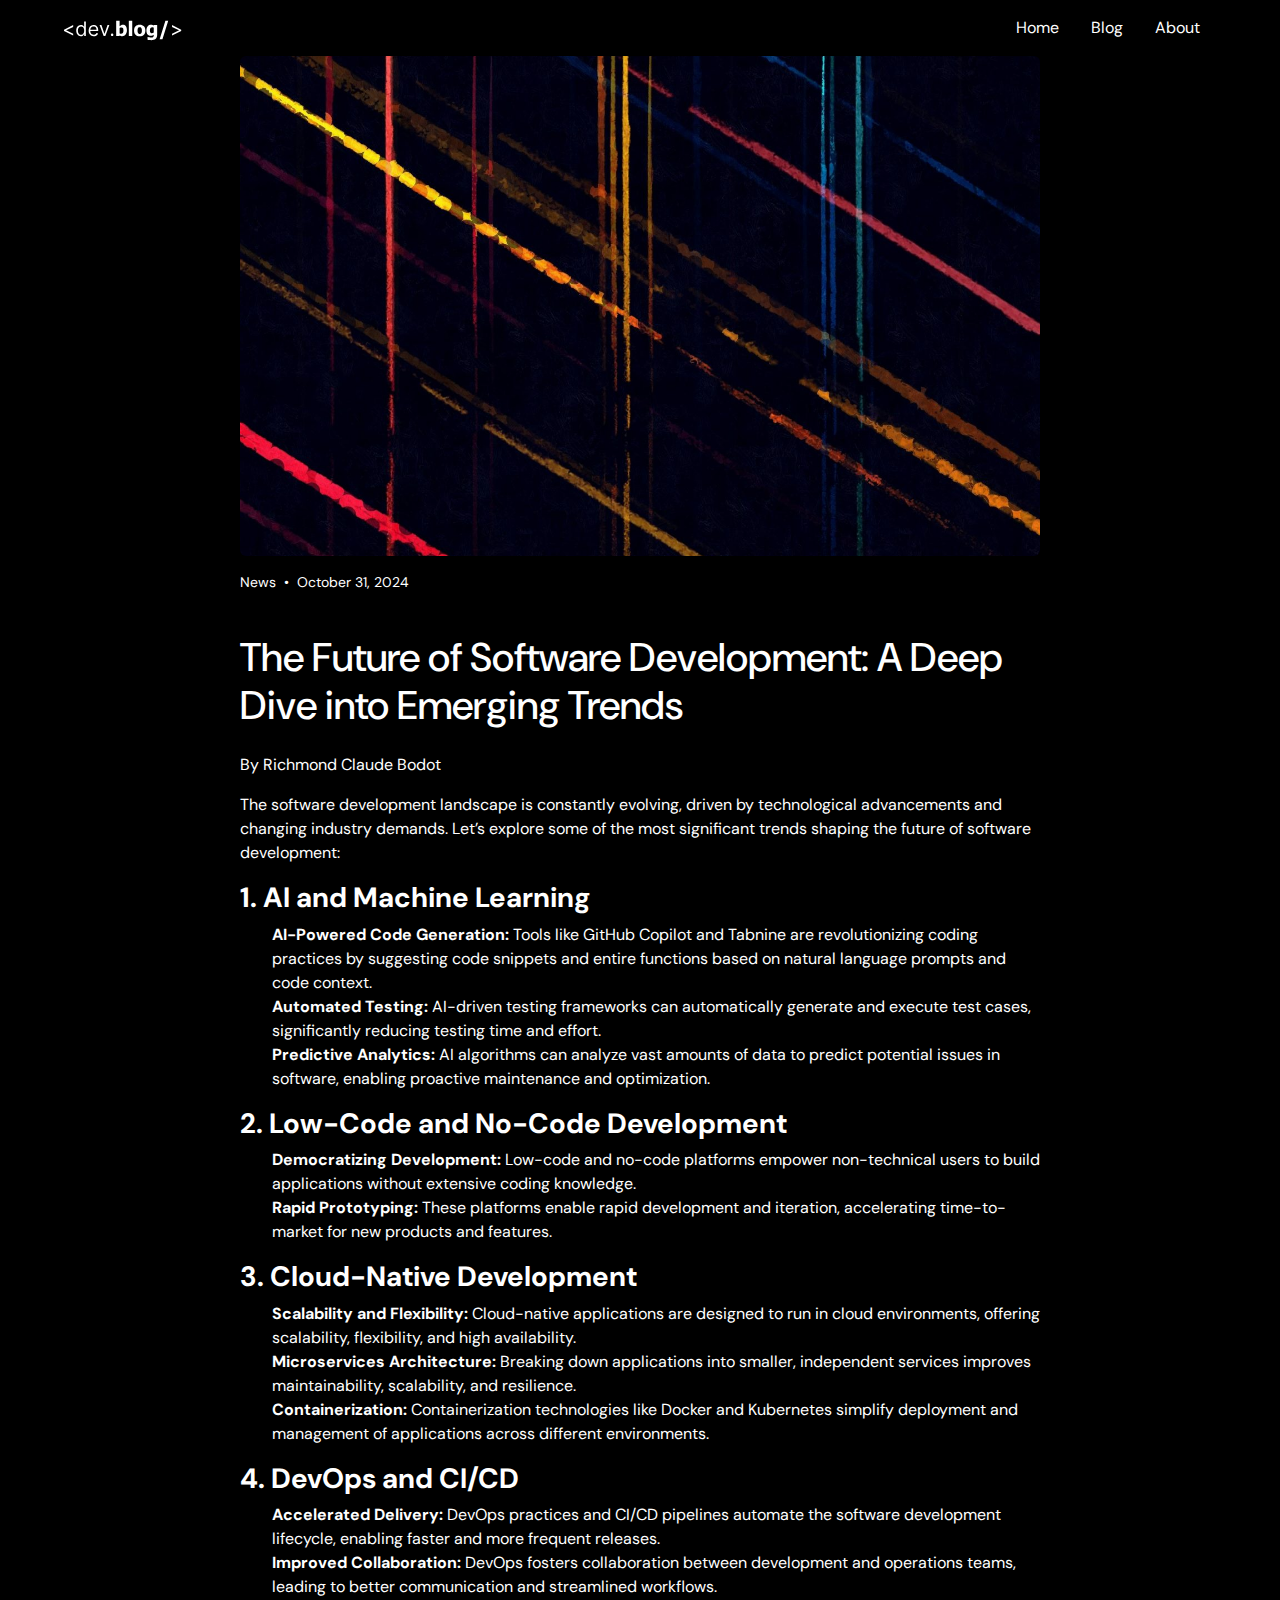
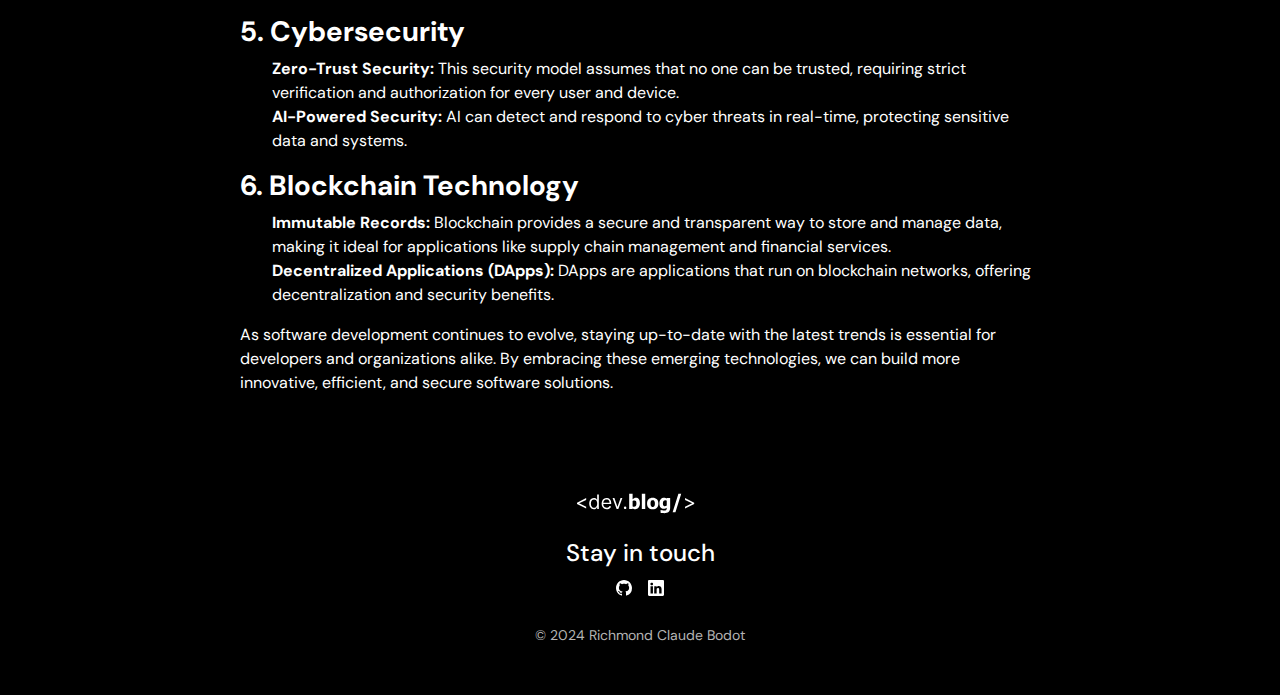
<file: 2024/10/31/the-future-of-software-development-a-deep-dive-into-emerging-trends/index.html>
<!DOCTYPE html>
<html lang="en">
<head>
    <meta charset="UTF-8">
    <meta name="viewport" content="width=device-width, initial-scale=1.0">
    <title>The Future of Software Development: A Deep Dive into Emerging Trends &#8211; devBlog</title>
<meta name="robots" content="max-image-preview:large">
<link rel="dns-prefetch" href="//cdn.jsdelivr.net">
<link rel="dns-prefetch" href="//i0.wp.com">
<link rel="alternate" type="application/rss+xml" title="devBlog &raquo; The Future of Software Development: A Deep Dive into Emerging Trends Comments Feed" href="./feed/index.html">

<link rel="stylesheet" id="all-css-e515d935cff136f8aa0b6615e4f0e771" href="./../../../../wp-includes/css/dist/block-library/style.min.css?m=1731668490" type="text/css" media="all">
<style id="wp-emoji-styles-inline-css">img.wp-smiley, img.emoji {
		display: inline !important;
		border: none !important;
		box-shadow: none !important;
		height: 1em !important;
		width: 1em !important;
		margin: 0 0.07em !important;
		vertical-align: -0.1em !important;
		background: none !important;
		padding: 0 !important;
	}</style>
<style id="classic-theme-styles-inline-css">/*! This file is auto-generated */
.wp-block-button__link{color:#fff;background-color:#32373c;border-radius:9999px;box-shadow:none;text-decoration:none;padding:calc(.667em + 2px) calc(1.333em + 2px);font-size:1.125em}.wp-block-file__button{background:#32373c;color:#fff;text-decoration:none}</style>
<style id="global-styles-inline-css">:root{--wp--preset--aspect-ratio--square: 1;--wp--preset--aspect-ratio--4-3: 4/3;--wp--preset--aspect-ratio--3-4: 3/4;--wp--preset--aspect-ratio--3-2: 3/2;--wp--preset--aspect-ratio--2-3: 2/3;--wp--preset--aspect-ratio--16-9: 16/9;--wp--preset--aspect-ratio--9-16: 9/16;--wp--preset--color--black: #000000;--wp--preset--color--cyan-bluish-gray: #abb8c3;--wp--preset--color--white: #ffffff;--wp--preset--color--pale-pink: #f78da7;--wp--preset--color--vivid-red: #cf2e2e;--wp--preset--color--luminous-vivid-orange: #ff6900;--wp--preset--color--luminous-vivid-amber: #fcb900;--wp--preset--color--light-green-cyan: #7bdcb5;--wp--preset--color--vivid-green-cyan: #00d084;--wp--preset--color--pale-cyan-blue: #8ed1fc;--wp--preset--color--vivid-cyan-blue: #0693e3;--wp--preset--color--vivid-purple: #9b51e0;--wp--preset--gradient--vivid-cyan-blue-to-vivid-purple: linear-gradient(135deg,rgba(6,147,227,1) 0%,rgb(155,81,224) 100%);--wp--preset--gradient--light-green-cyan-to-vivid-green-cyan: linear-gradient(135deg,rgb(122,220,180) 0%,rgb(0,208,130) 100%);--wp--preset--gradient--luminous-vivid-amber-to-luminous-vivid-orange: linear-gradient(135deg,rgba(252,185,0,1) 0%,rgba(255,105,0,1) 100%);--wp--preset--gradient--luminous-vivid-orange-to-vivid-red: linear-gradient(135deg,rgba(255,105,0,1) 0%,rgb(207,46,46) 100%);--wp--preset--gradient--very-light-gray-to-cyan-bluish-gray: linear-gradient(135deg,rgb(238,238,238) 0%,rgb(169,184,195) 100%);--wp--preset--gradient--cool-to-warm-spectrum: linear-gradient(135deg,rgb(74,234,220) 0%,rgb(151,120,209) 20%,rgb(207,42,186) 40%,rgb(238,44,130) 60%,rgb(251,105,98) 80%,rgb(254,248,76) 100%);--wp--preset--gradient--blush-light-purple: linear-gradient(135deg,rgb(255,206,236) 0%,rgb(152,150,240) 100%);--wp--preset--gradient--blush-bordeaux: linear-gradient(135deg,rgb(254,205,165) 0%,rgb(254,45,45) 50%,rgb(107,0,62) 100%);--wp--preset--gradient--luminous-dusk: linear-gradient(135deg,rgb(255,203,112) 0%,rgb(199,81,192) 50%,rgb(65,88,208) 100%);--wp--preset--gradient--pale-ocean: linear-gradient(135deg,rgb(255,245,203) 0%,rgb(182,227,212) 50%,rgb(51,167,181) 100%);--wp--preset--gradient--electric-grass: linear-gradient(135deg,rgb(202,248,128) 0%,rgb(113,206,126) 100%);--wp--preset--gradient--midnight: linear-gradient(135deg,rgb(2,3,129) 0%,rgb(40,116,252) 100%);--wp--preset--font-size--small: 13px;--wp--preset--font-size--medium: 20px;--wp--preset--font-size--large: 36px;--wp--preset--font-size--x-large: 42px;--wp--preset--spacing--20: 0.44rem;--wp--preset--spacing--30: 0.67rem;--wp--preset--spacing--40: 1rem;--wp--preset--spacing--50: 1.5rem;--wp--preset--spacing--60: 2.25rem;--wp--preset--spacing--70: 3.38rem;--wp--preset--spacing--80: 5.06rem;--wp--preset--shadow--natural: 6px 6px 9px rgba(0, 0, 0, 0.2);--wp--preset--shadow--deep: 12px 12px 50px rgba(0, 0, 0, 0.4);--wp--preset--shadow--sharp: 6px 6px 0px rgba(0, 0, 0, 0.2);--wp--preset--shadow--outlined: 6px 6px 0px -3px rgba(255, 255, 255, 1), 6px 6px rgba(0, 0, 0, 1);--wp--preset--shadow--crisp: 6px 6px 0px rgba(0, 0, 0, 1);}:where(.is-layout-flex){gap: 0.5em;}:where(.is-layout-grid){gap: 0.5em;}body .is-layout-flex{display: flex;}.is-layout-flex{flex-wrap: wrap;align-items: center;}.is-layout-flex > :is(*, div){margin: 0;}body .is-layout-grid{display: grid;}.is-layout-grid > :is(*, div){margin: 0;}:where(.wp-block-columns.is-layout-flex){gap: 2em;}:where(.wp-block-columns.is-layout-grid){gap: 2em;}:where(.wp-block-post-template.is-layout-flex){gap: 1.25em;}:where(.wp-block-post-template.is-layout-grid){gap: 1.25em;}.has-black-color{color: var(--wp--preset--color--black) !important;}.has-cyan-bluish-gray-color{color: var(--wp--preset--color--cyan-bluish-gray) !important;}.has-white-color{color: var(--wp--preset--color--white) !important;}.has-pale-pink-color{color: var(--wp--preset--color--pale-pink) !important;}.has-vivid-red-color{color: var(--wp--preset--color--vivid-red) !important;}.has-luminous-vivid-orange-color{color: var(--wp--preset--color--luminous-vivid-orange) !important;}.has-luminous-vivid-amber-color{color: var(--wp--preset--color--luminous-vivid-amber) !important;}.has-light-green-cyan-color{color: var(--wp--preset--color--light-green-cyan) !important;}.has-vivid-green-cyan-color{color: var(--wp--preset--color--vivid-green-cyan) !important;}.has-pale-cyan-blue-color{color: var(--wp--preset--color--pale-cyan-blue) !important;}.has-vivid-cyan-blue-color{color: var(--wp--preset--color--vivid-cyan-blue) !important;}.has-vivid-purple-color{color: var(--wp--preset--color--vivid-purple) !important;}.has-black-background-color{background-color: var(--wp--preset--color--black) !important;}.has-cyan-bluish-gray-background-color{background-color: var(--wp--preset--color--cyan-bluish-gray) !important;}.has-white-background-color{background-color: var(--wp--preset--color--white) !important;}.has-pale-pink-background-color{background-color: var(--wp--preset--color--pale-pink) !important;}.has-vivid-red-background-color{background-color: var(--wp--preset--color--vivid-red) !important;}.has-luminous-vivid-orange-background-color{background-color: var(--wp--preset--color--luminous-vivid-orange) !important;}.has-luminous-vivid-amber-background-color{background-color: var(--wp--preset--color--luminous-vivid-amber) !important;}.has-light-green-cyan-background-color{background-color: var(--wp--preset--color--light-green-cyan) !important;}.has-vivid-green-cyan-background-color{background-color: var(--wp--preset--color--vivid-green-cyan) !important;}.has-pale-cyan-blue-background-color{background-color: var(--wp--preset--color--pale-cyan-blue) !important;}.has-vivid-cyan-blue-background-color{background-color: var(--wp--preset--color--vivid-cyan-blue) !important;}.has-vivid-purple-background-color{background-color: var(--wp--preset--color--vivid-purple) !important;}.has-black-border-color{border-color: var(--wp--preset--color--black) !important;}.has-cyan-bluish-gray-border-color{border-color: var(--wp--preset--color--cyan-bluish-gray) !important;}.has-white-border-color{border-color: var(--wp--preset--color--white) !important;}.has-pale-pink-border-color{border-color: var(--wp--preset--color--pale-pink) !important;}.has-vivid-red-border-color{border-color: var(--wp--preset--color--vivid-red) !important;}.has-luminous-vivid-orange-border-color{border-color: var(--wp--preset--color--luminous-vivid-orange) !important;}.has-luminous-vivid-amber-border-color{border-color: var(--wp--preset--color--luminous-vivid-amber) !important;}.has-light-green-cyan-border-color{border-color: var(--wp--preset--color--light-green-cyan) !important;}.has-vivid-green-cyan-border-color{border-color: var(--wp--preset--color--vivid-green-cyan) !important;}.has-pale-cyan-blue-border-color{border-color: var(--wp--preset--color--pale-cyan-blue) !important;}.has-vivid-cyan-blue-border-color{border-color: var(--wp--preset--color--vivid-cyan-blue) !important;}.has-vivid-purple-border-color{border-color: var(--wp--preset--color--vivid-purple) !important;}.has-vivid-cyan-blue-to-vivid-purple-gradient-background{background: var(--wp--preset--gradient--vivid-cyan-blue-to-vivid-purple) !important;}.has-light-green-cyan-to-vivid-green-cyan-gradient-background{background: var(--wp--preset--gradient--light-green-cyan-to-vivid-green-cyan) !important;}.has-luminous-vivid-amber-to-luminous-vivid-orange-gradient-background{background: var(--wp--preset--gradient--luminous-vivid-amber-to-luminous-vivid-orange) !important;}.has-luminous-vivid-orange-to-vivid-red-gradient-background{background: var(--wp--preset--gradient--luminous-vivid-orange-to-vivid-red) !important;}.has-very-light-gray-to-cyan-bluish-gray-gradient-background{background: var(--wp--preset--gradient--very-light-gray-to-cyan-bluish-gray) !important;}.has-cool-to-warm-spectrum-gradient-background{background: var(--wp--preset--gradient--cool-to-warm-spectrum) !important;}.has-blush-light-purple-gradient-background{background: var(--wp--preset--gradient--blush-light-purple) !important;}.has-blush-bordeaux-gradient-background{background: var(--wp--preset--gradient--blush-bordeaux) !important;}.has-luminous-dusk-gradient-background{background: var(--wp--preset--gradient--luminous-dusk) !important;}.has-pale-ocean-gradient-background{background: var(--wp--preset--gradient--pale-ocean) !important;}.has-electric-grass-gradient-background{background: var(--wp--preset--gradient--electric-grass) !important;}.has-midnight-gradient-background{background: var(--wp--preset--gradient--midnight) !important;}.has-small-font-size{font-size: var(--wp--preset--font-size--small) !important;}.has-medium-font-size{font-size: var(--wp--preset--font-size--medium) !important;}.has-large-font-size{font-size: var(--wp--preset--font-size--large) !important;}.has-x-large-font-size{font-size: var(--wp--preset--font-size--x-large) !important;}
:where(.wp-block-post-template.is-layout-flex){gap: 1.25em;}:where(.wp-block-post-template.is-layout-grid){gap: 1.25em;}
:where(.wp-block-columns.is-layout-flex){gap: 2em;}:where(.wp-block-columns.is-layout-grid){gap: 2em;}
:root :where(.wp-block-pullquote){font-size: 1.5em;line-height: 1.6;}</style>
<link rel="stylesheet" id="devBlog_bootstrap-css" href="https://cdn.jsdelivr.net/npm/bootstrap@5.3.3/dist/css/bootstrap.min.css?ver=5.3.3" media="all">
<link rel="stylesheet" id="devBlog_splideCSS-css" href="./../../../../wp-content/themes/devBlog%20Theme/./assets/splide-4.1.3/dist/css/splide.min.css?ver=4.1.3" media="all">
<link rel="stylesheet" id="devBlog_cssStyles-css" href="./../../../../wp-content/themes/devBlog%20Theme/style.css?ver=1.0.51" media="all">
<link rel="https://api.w.org/" href="./../../../../wp-json/index.html">
<link rel="alternate" title="JSON" type="application/json" href="./../../../../wp-json/wp/v2/posts/49/index.html">
<link rel="EditURI" type="application/rsd+xml" title="RSD" href="./../../../../xmlrpc.php?rsd">
<meta name="generator" content="WordPress 6.7">
<link rel="canonical" href="./index.html">
<link rel="shortlink" href="./../../../../index.html?p=49">
<link rel="alternate" title="oEmbed (JSON)" type="application/json+oembed" href="./../../../../wp-json/oembed/1.0/embed/index.html?url=.%2F%2F2024%2F10%2F31%2Fthe-future-of-software-development-a-deep-dive-into-emerging-trends%2F">
<link rel="alternate" title="oEmbed (XML)" type="text/xml+oembed" href="./../../../../wp-json/oembed/1.0/embed/index.html?url=.%2F%2F2024%2F10%2F31%2Fthe-future-of-software-development-a-deep-dive-into-emerging-trends%2F#038;format=xml">
<link rel="icon" href="./../../../../wp-content/uploads/2024/11/Site_logo-removebg-preview.png" sizes="32x32">
<link rel="icon" href="./../../../../wp-content/uploads/2024/11/Site_logo-removebg-preview.png" sizes="192x192">
<link rel="apple-touch-icon" href="./../../../../wp-content/uploads/2024/11/Site_logo-removebg-preview.png">
<meta name="msapplication-TileImage" content="./../../../../wp-content/uploads/2024/11/Site_logo-removebg-preview.png">
<style id="wpforms-css-vars-root">:root {
					--wpforms-field-border-radius: 3px;
--wpforms-field-border-style: solid;
--wpforms-field-border-size: 1px;
--wpforms-field-background-color: #ffffff;
--wpforms-field-border-color: rgba( 0, 0, 0, 0.25 );
--wpforms-field-border-color-spare: rgba( 0, 0, 0, 0.25 );
--wpforms-field-text-color: rgba( 0, 0, 0, 0.7 );
--wpforms-field-menu-color: #ffffff;
--wpforms-label-color: rgba( 0, 0, 0, 0.85 );
--wpforms-label-sublabel-color: rgba( 0, 0, 0, 0.55 );
--wpforms-label-error-color: #d63637;
--wpforms-button-border-radius: 3px;
--wpforms-button-border-style: none;
--wpforms-button-border-size: 1px;
--wpforms-button-background-color: #066aab;
--wpforms-button-border-color: #066aab;
--wpforms-button-text-color: #ffffff;
--wpforms-page-break-color: #066aab;
--wpforms-background-image: none;
--wpforms-background-position: center center;
--wpforms-background-repeat: no-repeat;
--wpforms-background-size: cover;
--wpforms-background-width: 100px;
--wpforms-background-height: 100px;
--wpforms-background-color: rgba( 0, 0, 0, 0 );
--wpforms-background-url: none;
--wpforms-container-padding: 0px;
--wpforms-container-border-style: none;
--wpforms-container-border-width: 1px;
--wpforms-container-border-color: #000000;
--wpforms-container-border-radius: 3px;
--wpforms-field-size-input-height: 43px;
--wpforms-field-size-input-spacing: 15px;
--wpforms-field-size-font-size: 16px;
--wpforms-field-size-line-height: 19px;
--wpforms-field-size-padding-h: 14px;
--wpforms-field-size-checkbox-size: 16px;
--wpforms-field-size-sublabel-spacing: 5px;
--wpforms-field-size-icon-size: 1;
--wpforms-label-size-font-size: 16px;
--wpforms-label-size-line-height: 19px;
--wpforms-label-size-sublabel-font-size: 14px;
--wpforms-label-size-sublabel-line-height: 17px;
--wpforms-button-size-font-size: 17px;
--wpforms-button-size-height: 41px;
--wpforms-button-size-padding-h: 15px;
--wpforms-button-size-margin-top: 10px;
--wpforms-container-shadow-size-box-shadow: none;

				}</style>
</head>
<body class="bg-black ms-3 me-3">
    <nav class="navbar navbar-expand-sm navbar-light">
        <div class="container-fluid ps-md-5 pe-md-5 ps-3 pe-3">
            <a class="navbar-brand" href="./../../../../index.html" style="margin:0; object-fit:cover;">


             
                <svg width="118" height="21" viewbox="0 0 118 21" fill="none" xmlns="http://www.w3.org/2000/svg">
                <path d="M0.0170455 10.8864V9.75L9.16477 5.09091V6.90909L2.14773 10.2898L2.20455 10.1761V10.4602L2.14773 10.3466L9.16477 13.7273V15.5455L0.0170455 10.8864ZM16.837 16.2273C15.9279 16.2273 15.1254 15.9976 14.4293 15.5384C13.7333 15.0743 13.1888 14.4209 12.7958 13.5781C12.4028 12.7306 12.2063 11.7292 12.2063 10.5739C12.2063 9.42803 12.4028 8.43371 12.7958 7.59091C13.1888 6.74811 13.7357 6.09706 14.4364 5.63778C15.1372 5.1785 15.9469 4.94886 16.8654 4.94886C17.5756 4.94886 18.1367 5.06723 18.5487 5.30398C18.9653 5.53598 19.2826 5.80114 19.5004 6.09943C19.7229 6.39299 19.8957 6.63447 20.0188 6.82386H20.1609V1.45455H21.837V16H20.2177V14.3239H20.0188C19.8957 14.5227 19.7205 14.7737 19.4933 15.0767C19.266 15.375 18.9416 15.6425 18.5202 15.8793C18.0988 16.1113 17.5378 16.2273 16.837 16.2273ZM17.0643 14.7216C17.7366 14.7216 18.3048 14.5464 18.7688 14.196C19.2328 13.8409 19.5856 13.3509 19.8271 12.7259C20.0685 12.0961 20.1893 11.3693 20.1893 10.5455C20.1893 9.73106 20.0709 9.01847 19.8342 8.40767C19.5974 7.79214 19.247 7.31392 18.783 6.97301C18.319 6.62737 17.7461 6.45455 17.0643 6.45455C16.354 6.45455 15.7622 6.63684 15.2887 7.00142C14.82 7.36127 14.4672 7.85133 14.2305 8.47159C13.9985 9.08712 13.8825 9.77841 13.8825 10.5455C13.8825 11.322 14.0008 12.0275 14.2376 12.6619C14.479 13.2917 14.8342 13.7936 15.3029 14.1676C15.7764 14.5369 16.3635 14.7216 17.0643 14.7216ZM29.7134 16.2273C28.6623 16.2273 27.7556 15.9953 26.9933 15.5312C26.2357 15.0625 25.6509 14.4091 25.239 13.571C24.8318 12.7282 24.6282 11.7481 24.6282 10.6307C24.6282 9.51326 24.8318 8.52841 25.239 7.67614C25.6509 6.81913 26.2238 6.15152 26.9577 5.6733C27.6964 5.19034 28.5581 4.94886 29.543 4.94886C30.1112 4.94886 30.6722 5.04356 31.2262 5.23295C31.7802 5.42235 32.2844 5.73011 32.739 6.15625C33.1935 6.57765 33.5558 7.13636 33.8256 7.83239C34.0955 8.52841 34.2305 9.38542 34.2305 10.4034V11.1136H25.8214V9.66477H32.5259C32.5259 9.04924 32.4028 8.5 32.1566 8.01705C31.9151 7.53409 31.5695 7.15294 31.1197 6.87358C30.6746 6.59422 30.149 6.45455 29.543 6.45455C28.8754 6.45455 28.2977 6.62026 27.81 6.9517C27.3271 7.27841 26.9554 7.70455 26.695 8.23011C26.4345 8.75568 26.3043 9.31913 26.3043 9.92045V10.8864C26.3043 11.7102 26.4464 12.4086 26.7305 12.9815C27.0193 13.5497 27.4194 13.983 27.9308 14.2812C28.4421 14.5748 29.0363 14.7216 29.7134 14.7216C30.1538 14.7216 30.5515 14.66 30.9066 14.5369C31.2665 14.4091 31.5766 14.2197 31.837 13.9688C32.0974 13.7131 32.2987 13.3958 32.4407 13.017L34.06 13.4716C33.8896 14.0208 33.6031 14.5038 33.2006 14.9205C32.7982 15.3324 32.301 15.6544 31.7092 15.8864C31.1173 16.1136 30.4521 16.2273 29.7134 16.2273ZM45.3686 5.09091L41.3345 16H39.63L35.5959 5.09091H37.4141L40.4254 13.7841H40.5391L43.5504 5.09091H45.3686ZM48.119 16.1136C47.7686 16.1136 47.4679 15.9882 47.217 15.7372C46.966 15.4863 46.8406 15.1856 46.8406 14.8352C46.8406 14.4848 46.966 14.1842 47.217 13.9332C47.4679 13.6823 47.7686 13.5568 48.119 13.5568C48.4693 13.5568 48.77 13.6823 49.021 13.9332C49.2719 14.1842 49.3974 14.4848 49.3974 14.8352C49.3974 15.0672 49.3382 15.2803 49.2198 15.4744C49.1062 15.6686 48.9523 15.8248 48.7582 15.9432C48.5688 16.0568 48.3557 16.1136 48.119 16.1136ZM59.4355 10.4336C59.4355 9.33984 59.2695 8.55859 58.9375 8.08984C58.6055 7.62109 58.0944 7.38672 57.4043 7.38672C57.0983 7.38672 56.7923 7.43555 56.4863 7.5332C56.1868 7.63086 55.8906 7.77734 55.5977 7.97266V13.4805C55.8255 13.5716 56.0534 13.6335 56.2812 13.666C56.5156 13.6986 56.7467 13.7148 56.9746 13.7148C57.8014 13.7148 58.4167 13.4414 58.8203 12.8945C59.2305 12.3477 59.4355 11.5273 59.4355 10.4336ZM62.9316 10.3652C62.9316 12.11 62.4889 13.5228 61.6035 14.6035C60.7181 15.6777 59.6211 16.2148 58.3125 16.2148C57.7656 16.2148 57.2904 16.153 56.8867 16.0293C56.4831 15.9056 56.0534 15.7135 55.5977 15.4531L55.4512 16H52.1797V0.804688H55.5977V6.17578C56.099 5.74609 56.61 5.39779 57.1309 5.13086C57.6517 4.86393 58.2539 4.73047 58.9375 4.73047C60.2135 4.73047 61.1966 5.22852 61.8867 6.22461C62.5833 7.2207 62.9316 8.60091 62.9316 10.3652ZM68.2344 16H64.8164V0.804688H68.2344V16ZM81.3789 10.5215C81.3789 12.3249 80.8841 13.7474 79.8945 14.7891C78.9115 15.8242 77.5182 16.3418 75.7148 16.3418C73.9245 16.3418 72.5312 15.8242 71.5352 14.7891C70.5456 13.7474 70.0508 12.3249 70.0508 10.5215C70.0508 8.69857 70.5456 7.27279 71.5352 6.24414C72.5312 5.20898 73.9245 4.69141 75.7148 4.69141C77.5117 4.69141 78.9049 5.21224 79.8945 6.25391C80.8841 7.28906 81.3789 8.71159 81.3789 10.5215ZM77.873 10.541C77.873 9.88997 77.8177 9.34961 77.707 8.91992C77.6029 8.48372 77.4564 8.13542 77.2676 7.875C77.0658 7.60156 76.8379 7.41276 76.584 7.30859C76.3301 7.19792 76.0404 7.14258 75.7148 7.14258C75.4089 7.14258 75.1322 7.19141 74.8848 7.28906C74.6374 7.38021 74.4095 7.55924 74.2012 7.82617C74.0059 8.08008 73.8496 8.42839 73.7324 8.87109C73.6152 9.3138 73.5566 9.87044 73.5566 10.541C73.5566 11.2116 73.612 11.7552 73.7227 12.1719C73.8333 12.582 73.9766 12.9108 74.1523 13.1582C74.3346 13.4121 74.5625 13.5977 74.8359 13.7148C75.1094 13.832 75.4121 13.8906 75.7441 13.8906C76.0176 13.8906 76.2943 13.832 76.5742 13.7148C76.8607 13.5977 77.0885 13.4219 77.2578 13.1875C77.4596 12.9076 77.6126 12.5723 77.7168 12.1816C77.821 11.7845 77.873 11.2376 77.873 10.541ZM89.748 12.543V7.57227C89.5788 7.49414 89.3704 7.42904 89.123 7.37695C88.8757 7.32487 88.6283 7.29883 88.3809 7.29883C87.5605 7.29883 86.9421 7.56576 86.5254 8.09961C86.1152 8.62695 85.9102 9.36589 85.9102 10.3164C85.9102 10.7917 85.9395 11.1953 85.998 11.5273C86.0632 11.8529 86.1803 12.1426 86.3496 12.3965C86.5124 12.6439 86.724 12.8327 86.9844 12.9629C87.2513 13.0866 87.5898 13.1484 88 13.1484C88.306 13.1484 88.6055 13.0964 88.8984 12.9922C89.1979 12.888 89.4811 12.7383 89.748 12.543ZM93.166 14.7402C93.166 15.7559 93.0195 16.6185 92.7266 17.3281C92.4336 18.0378 92.0332 18.5911 91.5254 18.9883C91.0176 19.3919 90.4089 19.6816 89.6992 19.8574C88.9896 20.0397 88.2018 20.1309 87.3359 20.1309C86.6068 20.1309 85.9134 20.082 85.2559 19.9844C84.6048 19.8932 84.0384 19.7858 83.5566 19.6621V16.918H83.957C84.1263 16.9831 84.3249 17.0547 84.5527 17.1328C84.7871 17.2109 85.0215 17.2826 85.2559 17.3477C85.5358 17.4193 85.8092 17.4779 86.0762 17.5234C86.3431 17.569 86.6165 17.5918 86.8965 17.5918C87.4759 17.5918 87.9577 17.5299 88.3418 17.4062C88.7324 17.2891 89.0254 17.1198 89.2207 16.8984C89.416 16.6706 89.5527 16.4004 89.6309 16.0879C89.709 15.7819 89.748 15.3945 89.748 14.9258V14.7207C89.3639 15.0592 88.918 15.3327 88.4102 15.541C87.9089 15.7428 87.3913 15.8438 86.8574 15.8438C85.4382 15.8438 84.3411 15.3815 83.5664 14.457C82.7982 13.5326 82.4141 12.1263 82.4141 10.2383C82.4141 9.37891 82.5312 8.60742 82.7656 7.92383C83.0065 7.24023 83.3385 6.65755 83.7617 6.17578C84.1654 5.71354 84.6536 5.35872 85.2266 5.11133C85.7995 4.85742 86.3952 4.73047 87.0137 4.73047C87.5736 4.73047 88.0749 4.80208 88.5176 4.94531C88.9603 5.08854 89.3639 5.2806 89.7285 5.52148L89.8555 5.0332H93.166V14.7402ZM104.23 0.804688L98.4395 19.1641H95.6367L101.398 0.804688H104.23ZM117.192 10.8864L108.044 15.5455V13.7273L115.061 10.3466L115.005 10.4602V10.1761L115.061 10.2898L108.044 6.90909V5.09091L117.192 9.75V10.8864Z" fill="white"></path>
                </svg>
            

            </a>
            <button class="navbar-toggler border-0 shadow-none p-0" type="button" data-bs-toggle="collapse" data-bs-target="#navbarID" aria-controls="navbarID" aria-expanded="false" aria-label="Toggle navigation">
                <svg xmlns="http://www.w3.org/2000/svg" width="30" height="30" fill="currentColor" class="bi bi-list" viewbox="0 0 16 16">
                    <path fill-rule="evenodd" d="M2.5 12a.5.5 0 0 1 .5-.5h10a.5.5 0 0 1 0 1H3a.5.5 0 0 1-.5-.5m0-4a.5.5 0 0 1 .5-.5h10a.5.5 0 0 1 0 1H3a.5.5 0 0 1-.5-.5m0-4a.5.5 0 0 1 .5-.5h10a.5.5 0 0 1 0 1H3a.5.5 0 0 1-.5-.5" fill="white"></path>
                </svg>
            </button>
            <div class="collapse navbar-collapse justify-content-end" id="navbarID">
                <div class="navbar-nav">
                <div class="menu-navigations-container"><ul id="menu-navigations" class="navbar-nav me-auto mb-2 mb-lg-0">
<li id="menu-item-77" class="menu-item menu-item-type-post_type menu-item-object-page menu-item-home menu-item-77 nav-item"><a href="./../../../../index.html" class="nav-link active ps-3 pe-3 text-white">Home</a></li>
<li id="menu-item-76" class="menu-item menu-item-type-post_type menu-item-object-page current_page_parent menu-item-76 nav-item"><a href="./../../../../blog/index.html" class="nav-link active ps-3 pe-3 text-white">Blog</a></li>
<li id="menu-item-43" class="menu-item menu-item-type-post_type menu-item-object-page menu-item-43 nav-item"><a href="./../../../../about/index.html" class="nav-link active ps-3 pe-3 text-white">About</a></li>
</ul></div>                </div>
            </div>
        </div>
    </nav>
<article class="post-article text-white m-auto">
<img width="150" height="150" src="./../../../../wp-content/uploads/2024/10/pexels-zamiir-3308588-scaled.jpg" class="post-thumbnail img-fluid rounded wp-post-image" alt="" decoding="async" srcset="./../../../../wp-content/uploads/2024/10/pexels-zamiir-3308588-scaled.jpg 150w, ./../../../../wp-content/uploads/2024/10/pexels-zamiir-3308588-scaled.jpg 300w, ./../../../../wp-content/uploads/2024/10/pexels-zamiir-3308588-scaled.jpg 450w" sizes="(max-width: 150px) 100vw, 150px"><div class="d-flex mt-3" style="font-size: 14px">
    <p class="">News</p>
    <p class="ms-2 me-2">•</p>
    <p class="">October 31, 2024</p>
</div>
<h1 class="mt-4 mb-4">The Future of Software Development: A Deep Dive into Emerging Trends</h1>

<p class="">By Richmond Claude Bodot</p>


<p>The software development landscape is constantly evolving, driven by technological advancements and changing industry demands. Let&#8217;s explore some of the most significant trends shaping the future of software development:</p>



<h3 class="wp-block-heading"><strong>1. AI and Machine Learning</strong></h3>



<ul class="wp-block-list">
<li>
<strong>AI-Powered Code Generation:</strong> Tools like GitHub Copilot and Tabnine are revolutionizing coding practices by suggesting code snippets and entire functions based on natural language prompts and code context.</li>



<li>
<strong>Automated Testing:</strong> AI-driven testing frameworks can automatically generate and execute test cases, significantly reducing testing time and effort.</li>



<li>
<strong>Predictive Analytics:</strong> AI algorithms can analyze vast amounts of data to predict potential issues in software, enabling proactive maintenance and optimization.</li>
</ul>



<h3 class="wp-block-heading"><strong>2. Low-Code and No-Code Development</strong></h3>



<ul class="wp-block-list">
<li>
<strong>Democratizing Development:</strong> Low-code and no-code platforms empower non-technical users to build applications without extensive coding knowledge.</li>



<li>
<strong>Rapid Prototyping:</strong> These platforms enable rapid development and iteration, accelerating time-to-market for new products and features.</li>
</ul>



<h3 class="wp-block-heading"><strong>3. Cloud-Native Development</strong></h3>



<ul class="wp-block-list">
<li>
<strong>Scalability and Flexibility:</strong> Cloud-native applications are designed to run in cloud environments, offering scalability, flexibility, and high availability.</li>



<li>
<strong>Microservices Architecture:</strong> Breaking down applications into smaller, independent services improves maintainability, scalability, and resilience.</li>



<li>
<strong>Containerization:</strong> Containerization technologies like Docker and Kubernetes simplify deployment and management of applications across different environments.</li>
</ul>



<h3 class="wp-block-heading"><strong>4. DevOps and CI/CD</strong></h3>



<ul class="wp-block-list">
<li>
<strong>Accelerated Delivery:</strong> DevOps practices and CI/CD pipelines automate the software development lifecycle, enabling faster and more frequent releases.</li>



<li>
<strong>Improved Collaboration:</strong> DevOps fosters collaboration between development and operations teams, leading to better communication and streamlined workflows.</li>
</ul>



<h3 class="wp-block-heading"><strong>5. Cybersecurity</strong></h3>



<ul class="wp-block-list">
<li>
<strong>Zero-Trust Security:</strong> This security model assumes that no one can be trusted, requiring strict verification and authorization for every user and device.</li>



<li>
<strong>AI-Powered Security:</strong> AI can detect and respond to cyber threats in real-time, protecting sensitive data and systems.</li>
</ul>



<h3 class="wp-block-heading"><strong>6. Blockchain Technology</strong></h3>



<ul class="wp-block-list">
<li>
<strong>Immutable Records:</strong> Blockchain provides a secure and transparent way to store and manage data, making it ideal for applications like supply chain management and financial services.</li>



<li>
<strong>Decentralized Applications (DApps):</strong> DApps are applications that run on blockchain networks, offering decentralization and security benefits.</li>
</ul>



<p>As software development continues to evolve, staying up-to-date with the latest trends is essential for developers and organizations alike. By embracing these emerging technologies, we can build more innovative, efficient, and secure software solutions.</p>
</article>
<footer class="footer-16371 text-white mt-5 pb-5 pt-5 m-auto">
      <div class="container" bis_skin_checked="1">
        <div class="row justify-content-center" bis_skin_checked="1">
          <div class="col-md-9 text-center" bis_skin_checked="1">
            <div class="footer-site-logo mb-4" bis_skin_checked="1">
                  <a href="./../../../../index.html" class="mb-3 me-2 mb-md-0 text-body-secondary text-decoration-none lh-1">
               
                  <svg width="118" height="21" viewbox="0 0 118 21" fill="none" xmlns="http://www.w3.org/2000/svg">
                    <path d="M0.0170455 10.8864V9.75L9.16477 5.09091V6.90909L2.14773 10.2898L2.20455 10.1761V10.4602L2.14773 10.3466L9.16477 13.7273V15.5455L0.0170455 10.8864ZM16.837 16.2273C15.9279 16.2273 15.1254 15.9976 14.4293 15.5384C13.7333 15.0743 13.1888 14.4209 12.7958 13.5781C12.4028 12.7306 12.2063 11.7292 12.2063 10.5739C12.2063 9.42803 12.4028 8.43371 12.7958 7.59091C13.1888 6.74811 13.7357 6.09706 14.4364 5.63778C15.1372 5.1785 15.9469 4.94886 16.8654 4.94886C17.5756 4.94886 18.1367 5.06723 18.5487 5.30398C18.9653 5.53598 19.2826 5.80114 19.5004 6.09943C19.7229 6.39299 19.8957 6.63447 20.0188 6.82386H20.1609V1.45455H21.837V16H20.2177V14.3239H20.0188C19.8957 14.5227 19.7205 14.7737 19.4933 15.0767C19.266 15.375 18.9416 15.6425 18.5202 15.8793C18.0988 16.1113 17.5378 16.2273 16.837 16.2273ZM17.0643 14.7216C17.7366 14.7216 18.3048 14.5464 18.7688 14.196C19.2328 13.8409 19.5856 13.3509 19.8271 12.7259C20.0685 12.0961 20.1893 11.3693 20.1893 10.5455C20.1893 9.73106 20.0709 9.01847 19.8342 8.40767C19.5974 7.79214 19.247 7.31392 18.783 6.97301C18.319 6.62737 17.7461 6.45455 17.0643 6.45455C16.354 6.45455 15.7622 6.63684 15.2887 7.00142C14.82 7.36127 14.4672 7.85133 14.2305 8.47159C13.9985 9.08712 13.8825 9.77841 13.8825 10.5455C13.8825 11.322 14.0008 12.0275 14.2376 12.6619C14.479 13.2917 14.8342 13.7936 15.3029 14.1676C15.7764 14.5369 16.3635 14.7216 17.0643 14.7216ZM29.7134 16.2273C28.6623 16.2273 27.7556 15.9953 26.9933 15.5312C26.2357 15.0625 25.6509 14.4091 25.239 13.571C24.8318 12.7282 24.6282 11.7481 24.6282 10.6307C24.6282 9.51326 24.8318 8.52841 25.239 7.67614C25.6509 6.81913 26.2238 6.15152 26.9577 5.6733C27.6964 5.19034 28.5581 4.94886 29.543 4.94886C30.1112 4.94886 30.6722 5.04356 31.2262 5.23295C31.7802 5.42235 32.2844 5.73011 32.739 6.15625C33.1935 6.57765 33.5558 7.13636 33.8256 7.83239C34.0955 8.52841 34.2305 9.38542 34.2305 10.4034V11.1136H25.8214V9.66477H32.5259C32.5259 9.04924 32.4028 8.5 32.1566 8.01705C31.9151 7.53409 31.5695 7.15294 31.1197 6.87358C30.6746 6.59422 30.149 6.45455 29.543 6.45455C28.8754 6.45455 28.2977 6.62026 27.81 6.9517C27.3271 7.27841 26.9554 7.70455 26.695 8.23011C26.4345 8.75568 26.3043 9.31913 26.3043 9.92045V10.8864C26.3043 11.7102 26.4464 12.4086 26.7305 12.9815C27.0193 13.5497 27.4194 13.983 27.9308 14.2812C28.4421 14.5748 29.0363 14.7216 29.7134 14.7216C30.1538 14.7216 30.5515 14.66 30.9066 14.5369C31.2665 14.4091 31.5766 14.2197 31.837 13.9688C32.0974 13.7131 32.2987 13.3958 32.4407 13.017L34.06 13.4716C33.8896 14.0208 33.6031 14.5038 33.2006 14.9205C32.7982 15.3324 32.301 15.6544 31.7092 15.8864C31.1173 16.1136 30.4521 16.2273 29.7134 16.2273ZM45.3686 5.09091L41.3345 16H39.63L35.5959 5.09091H37.4141L40.4254 13.7841H40.5391L43.5504 5.09091H45.3686ZM48.119 16.1136C47.7686 16.1136 47.4679 15.9882 47.217 15.7372C46.966 15.4863 46.8406 15.1856 46.8406 14.8352C46.8406 14.4848 46.966 14.1842 47.217 13.9332C47.4679 13.6823 47.7686 13.5568 48.119 13.5568C48.4693 13.5568 48.77 13.6823 49.021 13.9332C49.2719 14.1842 49.3974 14.4848 49.3974 14.8352C49.3974 15.0672 49.3382 15.2803 49.2198 15.4744C49.1062 15.6686 48.9523 15.8248 48.7582 15.9432C48.5688 16.0568 48.3557 16.1136 48.119 16.1136ZM59.4355 10.4336C59.4355 9.33984 59.2695 8.55859 58.9375 8.08984C58.6055 7.62109 58.0944 7.38672 57.4043 7.38672C57.0983 7.38672 56.7923 7.43555 56.4863 7.5332C56.1868 7.63086 55.8906 7.77734 55.5977 7.97266V13.4805C55.8255 13.5716 56.0534 13.6335 56.2812 13.666C56.5156 13.6986 56.7467 13.7148 56.9746 13.7148C57.8014 13.7148 58.4167 13.4414 58.8203 12.8945C59.2305 12.3477 59.4355 11.5273 59.4355 10.4336ZM62.9316 10.3652C62.9316 12.11 62.4889 13.5228 61.6035 14.6035C60.7181 15.6777 59.6211 16.2148 58.3125 16.2148C57.7656 16.2148 57.2904 16.153 56.8867 16.0293C56.4831 15.9056 56.0534 15.7135 55.5977 15.4531L55.4512 16H52.1797V0.804688H55.5977V6.17578C56.099 5.74609 56.61 5.39779 57.1309 5.13086C57.6517 4.86393 58.2539 4.73047 58.9375 4.73047C60.2135 4.73047 61.1966 5.22852 61.8867 6.22461C62.5833 7.2207 62.9316 8.60091 62.9316 10.3652ZM68.2344 16H64.8164V0.804688H68.2344V16ZM81.3789 10.5215C81.3789 12.3249 80.8841 13.7474 79.8945 14.7891C78.9115 15.8242 77.5182 16.3418 75.7148 16.3418C73.9245 16.3418 72.5312 15.8242 71.5352 14.7891C70.5456 13.7474 70.0508 12.3249 70.0508 10.5215C70.0508 8.69857 70.5456 7.27279 71.5352 6.24414C72.5312 5.20898 73.9245 4.69141 75.7148 4.69141C77.5117 4.69141 78.9049 5.21224 79.8945 6.25391C80.8841 7.28906 81.3789 8.71159 81.3789 10.5215ZM77.873 10.541C77.873 9.88997 77.8177 9.34961 77.707 8.91992C77.6029 8.48372 77.4564 8.13542 77.2676 7.875C77.0658 7.60156 76.8379 7.41276 76.584 7.30859C76.3301 7.19792 76.0404 7.14258 75.7148 7.14258C75.4089 7.14258 75.1322 7.19141 74.8848 7.28906C74.6374 7.38021 74.4095 7.55924 74.2012 7.82617C74.0059 8.08008 73.8496 8.42839 73.7324 8.87109C73.6152 9.3138 73.5566 9.87044 73.5566 10.541C73.5566 11.2116 73.612 11.7552 73.7227 12.1719C73.8333 12.582 73.9766 12.9108 74.1523 13.1582C74.3346 13.4121 74.5625 13.5977 74.8359 13.7148C75.1094 13.832 75.4121 13.8906 75.7441 13.8906C76.0176 13.8906 76.2943 13.832 76.5742 13.7148C76.8607 13.5977 77.0885 13.4219 77.2578 13.1875C77.4596 12.9076 77.6126 12.5723 77.7168 12.1816C77.821 11.7845 77.873 11.2376 77.873 10.541ZM89.748 12.543V7.57227C89.5788 7.49414 89.3704 7.42904 89.123 7.37695C88.8757 7.32487 88.6283 7.29883 88.3809 7.29883C87.5605 7.29883 86.9421 7.56576 86.5254 8.09961C86.1152 8.62695 85.9102 9.36589 85.9102 10.3164C85.9102 10.7917 85.9395 11.1953 85.998 11.5273C86.0632 11.8529 86.1803 12.1426 86.3496 12.3965C86.5124 12.6439 86.724 12.8327 86.9844 12.9629C87.2513 13.0866 87.5898 13.1484 88 13.1484C88.306 13.1484 88.6055 13.0964 88.8984 12.9922C89.1979 12.888 89.4811 12.7383 89.748 12.543ZM93.166 14.7402C93.166 15.7559 93.0195 16.6185 92.7266 17.3281C92.4336 18.0378 92.0332 18.5911 91.5254 18.9883C91.0176 19.3919 90.4089 19.6816 89.6992 19.8574C88.9896 20.0397 88.2018 20.1309 87.3359 20.1309C86.6068 20.1309 85.9134 20.082 85.2559 19.9844C84.6048 19.8932 84.0384 19.7858 83.5566 19.6621V16.918H83.957C84.1263 16.9831 84.3249 17.0547 84.5527 17.1328C84.7871 17.2109 85.0215 17.2826 85.2559 17.3477C85.5358 17.4193 85.8092 17.4779 86.0762 17.5234C86.3431 17.569 86.6165 17.5918 86.8965 17.5918C87.4759 17.5918 87.9577 17.5299 88.3418 17.4062C88.7324 17.2891 89.0254 17.1198 89.2207 16.8984C89.416 16.6706 89.5527 16.4004 89.6309 16.0879C89.709 15.7819 89.748 15.3945 89.748 14.9258V14.7207C89.3639 15.0592 88.918 15.3327 88.4102 15.541C87.9089 15.7428 87.3913 15.8438 86.8574 15.8438C85.4382 15.8438 84.3411 15.3815 83.5664 14.457C82.7982 13.5326 82.4141 12.1263 82.4141 10.2383C82.4141 9.37891 82.5312 8.60742 82.7656 7.92383C83.0065 7.24023 83.3385 6.65755 83.7617 6.17578C84.1654 5.71354 84.6536 5.35872 85.2266 5.11133C85.7995 4.85742 86.3952 4.73047 87.0137 4.73047C87.5736 4.73047 88.0749 4.80208 88.5176 4.94531C88.9603 5.08854 89.3639 5.2806 89.7285 5.52148L89.8555 5.0332H93.166V14.7402ZM104.23 0.804688L98.4395 19.1641H95.6367L101.398 0.804688H104.23ZM117.192 10.8864L108.044 15.5455V13.7273L115.061 10.3466L115.005 10.4602V10.1761L115.061 10.2898L108.044 6.90909V5.09091L117.192 9.75V10.8864Z" fill="white"></path>
                  </svg>
                          </a>
            </div>
            <div class="social mb-4" bis_skin_checked="1">
              <h4 class="text-white">Stay in touch</h4>
              <ul class="list-unstyled d-flex justify-content-center">
                <li class="gh ms-2 me-2">
<a href="#">
                  <span class="icon-github">
                  <svg xmlns="http://www.w3.org/2000/svg" width="16" height="16" fill="currentColor" class="bi bi-github" viewbox="0 0 16 16">
                    <path fill="white" d="M8 0C3.58 0 0 3.58 0 8c0 3.54 2.29 6.53 5.47 7.59.4.07.55-.17.55-.38 0-.19-.01-.82-.01-1.49-2.01.37-2.53-.49-2.69-.94-.09-.23-.48-.94-.82-1.13-.28-.15-.68-.52-.01-.53.63-.01 1.08.58 1.23.82.72 1.21 1.87.87 2.33.66.07-.52.28-.87.51-1.07-1.78-.2-3.64-.89-3.64-3.95 0-.87.31-1.59.82-2.15-.08-.2-.36-1.02.08-2.12 0 0 .67-.21 2.2.82.64-.18 1.32-.27 2-.27s1.36.09 2 .27c1.53-1.04 2.2-.82 2.2-.82.44 1.1.16 1.92.08 2.12.51.56.82 1.27.82 2.15 0 3.07-1.87 3.75-3.65 3.95.29.25.54.73.54 1.48 0 1.07-.01 1.93-.01 2.2 0 .21.15.46.55.38A8.01 8.01 0 0 0 16 8c0-4.42-3.58-8-8-8"></path>
                  </svg>
                  </span>
                </a>
              </li>
              <li class="li ms-2 me-2">
<a href="#">
                  <span class="icon-linkedin">
                  <svg xmlns="http://www.w3.org/2000/svg" width="16" height="16" fill="currentColor" class="bi bi-linkedin" viewbox="0 0 16 16">
                    <path fill="white" d="M0 1.146C0 .513.526 0 1.175 0h13.65C15.474 0 16 .513 16 1.146v13.708c0 .633-.526 1.146-1.175 1.146H1.175C.526 16 0 15.487 0 14.854zm4.943 12.248V6.169H2.542v7.225zm-1.2-8.212c.837 0 1.358-.554 1.358-1.248-.015-.709-.52-1.248-1.342-1.248S2.4 3.226 2.4 3.934c0 .694.521 1.248 1.327 1.248zm4.908 8.212V9.359c0-.216.016-.432.08-.586.173-.431.568-.878 1.232-.878.869 0 1.216.662 1.216 1.634v3.865h2.401V9.25c0-2.22-1.184-3.252-2.764-3.252-1.274 0-1.845.7-2.165 1.193v.025h-.016l.016-.025V6.169h-2.4c.03.678 0 7.225 0 7.225z"></path>
                  </svg>
                  </span>
                </a>
              </li>
              </ul>
            </div>
            <div class="copyright" bis_skin_checked="1">
              <p class="mb-0" style="color: #b4b4b4;"><small>© 2024 Richmond Claude Bodot</small></p>
            </div>
          </div>
        </div>
      </div>
    </footer>
<script type="text/javascript">
/* <![CDATA[ */
window._wpemojiSettings = {"baseUrl":"https:\/\/s.w.org\/images\/core\/emoji\/15.0.3\/72x72\/","ext":".png","svgUrl":"https:\/\/s.w.org\/images\/core\/emoji\/15.0.3\/svg\/","svgExt":".svg","source":{"concatemoji":".\/\/wp-includes\/js\/wp-emoji-release.min.js?ver=6.7"}};
/*! This file is auto-generated */
!function(i,n){var o,s,e;function c(e){try{var t={supportTests:e,timestamp:(new Date).valueOf()};sessionStorage.setItem(o,JSON.stringify(t))}catch(e){}}function p(e,t,n){e.clearRect(0,0,e.canvas.width,e.canvas.height),e.fillText(t,0,0);var t=new Uint32Array(e.getImageData(0,0,e.canvas.width,e.canvas.height).data),r=(e.clearRect(0,0,e.canvas.width,e.canvas.height),e.fillText(n,0,0),new Uint32Array(e.getImageData(0,0,e.canvas.width,e.canvas.height).data));return t.every(function(e,t){return e===r[t]})}function u(e,t,n){switch(t){case"flag":return n(e,"🏳️‍⚧️","🏳️​⚧️")?!1:!n(e,"🇺🇳","🇺​🇳")&&!n(e,"🏴󠁧󠁢󠁥󠁮󠁧󠁿","🏴​󠁧​󠁢​󠁥​󠁮​󠁧​󠁿");case"emoji":return!n(e,"🐦‍⬛","🐦​⬛")}return!1}function f(e,t,n){var r="undefined"!=typeof WorkerGlobalScope&&self instanceof WorkerGlobalScope?new OffscreenCanvas(300,150):i.createElement("canvas"),a=r.getContext("2d",{willReadFrequently:!0}),o=(a.textBaseline="top",a.font="600 32px Arial",{});return e.forEach(function(e){o[e]=t(a,e,n)}),o}function t(e){var t=i.createElement("script");t.src=e,t.defer=!0,i.head.appendChild(t)}"undefined"!=typeof Promise&&(o="wpEmojiSettingsSupports",s=["flag","emoji"],n.supports={everything:!0,everythingExceptFlag:!0},e=new Promise(function(e){i.addEventListener("DOMContentLoaded",e,{once:!0})}),new Promise(function(t){var n=function(){try{var e=JSON.parse(sessionStorage.getItem(o));if("object"==typeof e&&"number"==typeof e.timestamp&&(new Date).valueOf()<e.timestamp+604800&&"object"==typeof e.supportTests)return e.supportTests}catch(e){}return null}();if(!n){if("undefined"!=typeof Worker&&"undefined"!=typeof OffscreenCanvas&&"undefined"!=typeof URL&&URL.createObjectURL&&"undefined"!=typeof Blob)try{var e="postMessage("+f.toString()+"("+[JSON.stringify(s),u.toString(),p.toString()].join(",")+"));",r=new Blob([e],{type:"text/javascript"}),a=new Worker(URL.createObjectURL(r),{name:"wpTestEmojiSupports"});return void(a.onmessage=function(e){c(n=e.data),a.terminate(),t(n)})}catch(e){}c(n=f(s,u,p))}t(n)}).then(function(e){for(var t in e)n.supports[t]=e[t],n.supports.everything=n.supports.everything&&n.supports[t],"flag"!==t&&(n.supports.everythingExceptFlag=n.supports.everythingExceptFlag&&n.supports[t]);n.supports.everythingExceptFlag=n.supports.everythingExceptFlag&&!n.supports.flag,n.DOMReady=!1,n.readyCallback=function(){n.DOMReady=!0}}).then(function(){return e}).then(function(){var e;n.supports.everything||(n.readyCallback(),(e=n.source||{}).concatemoji?t(e.concatemoji):e.wpemoji&&e.twemoji&&(t(e.twemoji),t(e.wpemoji)))}))}((window,document),window._wpemojiSettings);
/* ]]> */
</script><script type="text/javascript" src="./../../../../wp-content/themes/devBlog%20Theme/./assets/js/index.js?ver=1.0.51" id="devBlog_indexJS-js"></script><script type="text/javascript" src="./../../../../wp-content/themes/devBlog%20Theme/./assets/splide-4.1.3/dist/js/splide.min.js?ver=4.1.3" id="devBlog_splideJS-js"></script><script type="text/javascript" src="https://cdn.jsdelivr.net/npm/bootstrap@5.3.3/dist/js/bootstrap.bundle.min.js?ver=5.3.3" id="devBlog_bootstrapJS-js"></script><script type="text/javascript" src="https://cdn.jsdelivr.net/npm/@popperjs/core@2.11.8/dist/umd/popper.min.js?ver=2.11.8" id="devBlog_popper-js"></script>
</body>




</html>
</file>
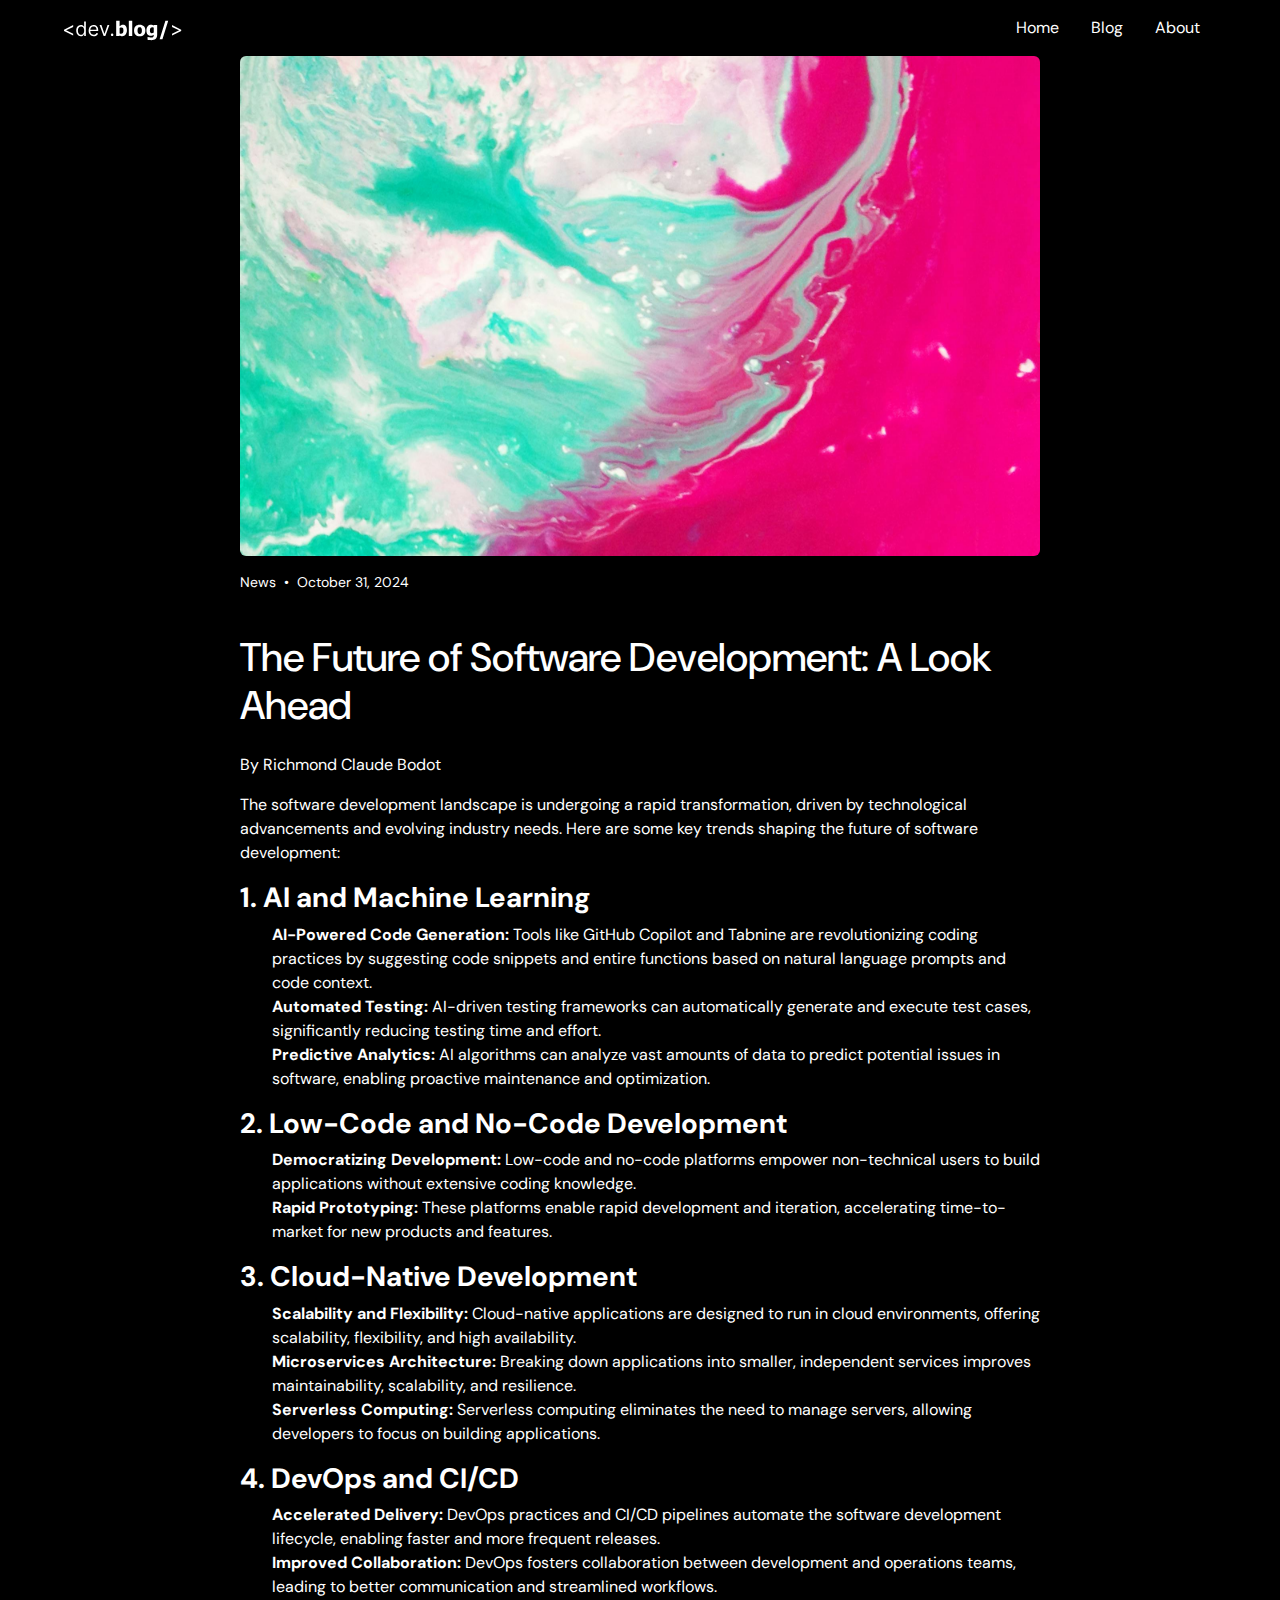
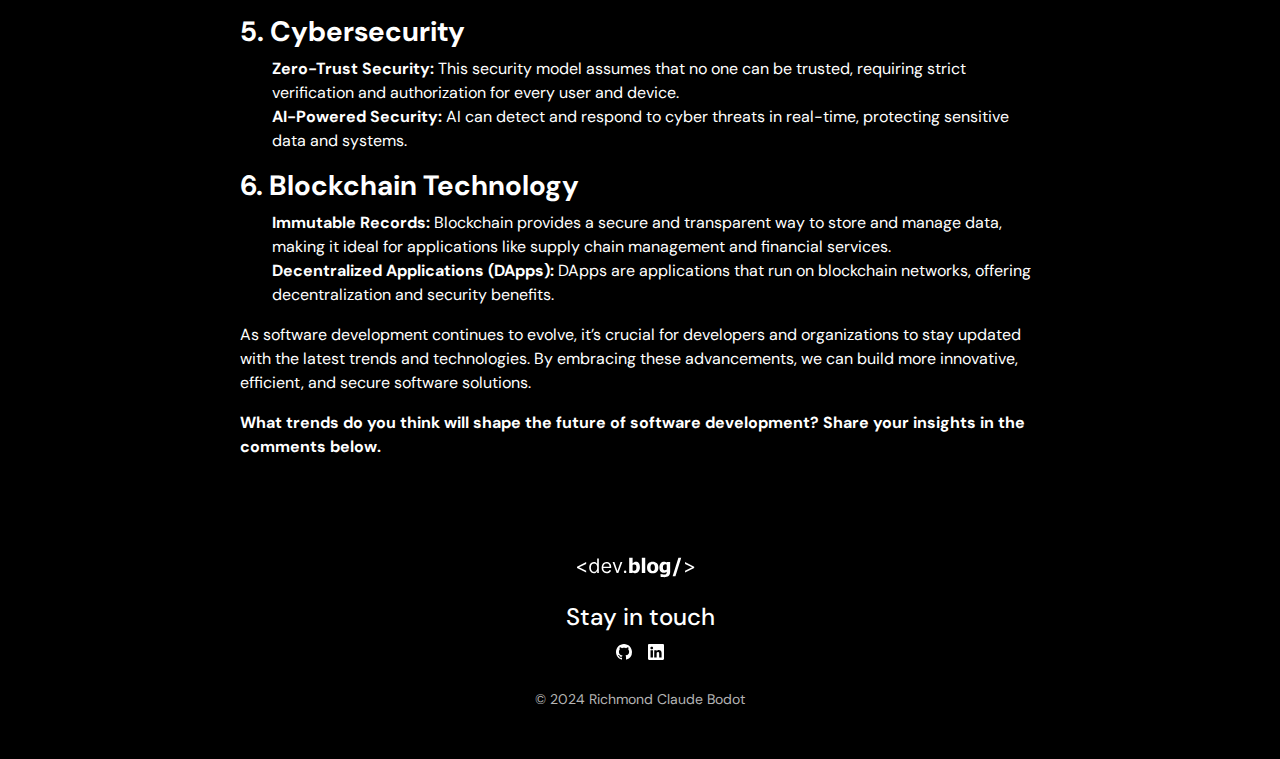
<file: 2024/10/31/the-future-of-software-development-a-look-ahead/index.html>
<!DOCTYPE html>
<html lang="en">
<head>
    <meta charset="UTF-8">
    <meta name="viewport" content="width=device-width, initial-scale=1.0">
    <title>The Future of Software Development: A Look Ahead &#8211; devBlog</title>
<meta name="robots" content="max-image-preview:large">
<link rel="dns-prefetch" href="//cdn.jsdelivr.net">
<link rel="dns-prefetch" href="//i0.wp.com">
<link rel="alternate" type="application/rss+xml" title="devBlog &raquo; The Future of Software Development: A Look Ahead Comments Feed" href="./feed/index.html">

<link rel="stylesheet" id="all-css-e515d935cff136f8aa0b6615e4f0e771" href="./../../../../wp-includes/css/dist/block-library/style.min.css?m=1731668490" type="text/css" media="all">
<style id="wp-emoji-styles-inline-css">img.wp-smiley, img.emoji {
		display: inline !important;
		border: none !important;
		box-shadow: none !important;
		height: 1em !important;
		width: 1em !important;
		margin: 0 0.07em !important;
		vertical-align: -0.1em !important;
		background: none !important;
		padding: 0 !important;
	}</style>
<style id="classic-theme-styles-inline-css">/*! This file is auto-generated */
.wp-block-button__link{color:#fff;background-color:#32373c;border-radius:9999px;box-shadow:none;text-decoration:none;padding:calc(.667em + 2px) calc(1.333em + 2px);font-size:1.125em}.wp-block-file__button{background:#32373c;color:#fff;text-decoration:none}</style>
<style id="global-styles-inline-css">:root{--wp--preset--aspect-ratio--square: 1;--wp--preset--aspect-ratio--4-3: 4/3;--wp--preset--aspect-ratio--3-4: 3/4;--wp--preset--aspect-ratio--3-2: 3/2;--wp--preset--aspect-ratio--2-3: 2/3;--wp--preset--aspect-ratio--16-9: 16/9;--wp--preset--aspect-ratio--9-16: 9/16;--wp--preset--color--black: #000000;--wp--preset--color--cyan-bluish-gray: #abb8c3;--wp--preset--color--white: #ffffff;--wp--preset--color--pale-pink: #f78da7;--wp--preset--color--vivid-red: #cf2e2e;--wp--preset--color--luminous-vivid-orange: #ff6900;--wp--preset--color--luminous-vivid-amber: #fcb900;--wp--preset--color--light-green-cyan: #7bdcb5;--wp--preset--color--vivid-green-cyan: #00d084;--wp--preset--color--pale-cyan-blue: #8ed1fc;--wp--preset--color--vivid-cyan-blue: #0693e3;--wp--preset--color--vivid-purple: #9b51e0;--wp--preset--gradient--vivid-cyan-blue-to-vivid-purple: linear-gradient(135deg,rgba(6,147,227,1) 0%,rgb(155,81,224) 100%);--wp--preset--gradient--light-green-cyan-to-vivid-green-cyan: linear-gradient(135deg,rgb(122,220,180) 0%,rgb(0,208,130) 100%);--wp--preset--gradient--luminous-vivid-amber-to-luminous-vivid-orange: linear-gradient(135deg,rgba(252,185,0,1) 0%,rgba(255,105,0,1) 100%);--wp--preset--gradient--luminous-vivid-orange-to-vivid-red: linear-gradient(135deg,rgba(255,105,0,1) 0%,rgb(207,46,46) 100%);--wp--preset--gradient--very-light-gray-to-cyan-bluish-gray: linear-gradient(135deg,rgb(238,238,238) 0%,rgb(169,184,195) 100%);--wp--preset--gradient--cool-to-warm-spectrum: linear-gradient(135deg,rgb(74,234,220) 0%,rgb(151,120,209) 20%,rgb(207,42,186) 40%,rgb(238,44,130) 60%,rgb(251,105,98) 80%,rgb(254,248,76) 100%);--wp--preset--gradient--blush-light-purple: linear-gradient(135deg,rgb(255,206,236) 0%,rgb(152,150,240) 100%);--wp--preset--gradient--blush-bordeaux: linear-gradient(135deg,rgb(254,205,165) 0%,rgb(254,45,45) 50%,rgb(107,0,62) 100%);--wp--preset--gradient--luminous-dusk: linear-gradient(135deg,rgb(255,203,112) 0%,rgb(199,81,192) 50%,rgb(65,88,208) 100%);--wp--preset--gradient--pale-ocean: linear-gradient(135deg,rgb(255,245,203) 0%,rgb(182,227,212) 50%,rgb(51,167,181) 100%);--wp--preset--gradient--electric-grass: linear-gradient(135deg,rgb(202,248,128) 0%,rgb(113,206,126) 100%);--wp--preset--gradient--midnight: linear-gradient(135deg,rgb(2,3,129) 0%,rgb(40,116,252) 100%);--wp--preset--font-size--small: 13px;--wp--preset--font-size--medium: 20px;--wp--preset--font-size--large: 36px;--wp--preset--font-size--x-large: 42px;--wp--preset--spacing--20: 0.44rem;--wp--preset--spacing--30: 0.67rem;--wp--preset--spacing--40: 1rem;--wp--preset--spacing--50: 1.5rem;--wp--preset--spacing--60: 2.25rem;--wp--preset--spacing--70: 3.38rem;--wp--preset--spacing--80: 5.06rem;--wp--preset--shadow--natural: 6px 6px 9px rgba(0, 0, 0, 0.2);--wp--preset--shadow--deep: 12px 12px 50px rgba(0, 0, 0, 0.4);--wp--preset--shadow--sharp: 6px 6px 0px rgba(0, 0, 0, 0.2);--wp--preset--shadow--outlined: 6px 6px 0px -3px rgba(255, 255, 255, 1), 6px 6px rgba(0, 0, 0, 1);--wp--preset--shadow--crisp: 6px 6px 0px rgba(0, 0, 0, 1);}:where(.is-layout-flex){gap: 0.5em;}:where(.is-layout-grid){gap: 0.5em;}body .is-layout-flex{display: flex;}.is-layout-flex{flex-wrap: wrap;align-items: center;}.is-layout-flex > :is(*, div){margin: 0;}body .is-layout-grid{display: grid;}.is-layout-grid > :is(*, div){margin: 0;}:where(.wp-block-columns.is-layout-flex){gap: 2em;}:where(.wp-block-columns.is-layout-grid){gap: 2em;}:where(.wp-block-post-template.is-layout-flex){gap: 1.25em;}:where(.wp-block-post-template.is-layout-grid){gap: 1.25em;}.has-black-color{color: var(--wp--preset--color--black) !important;}.has-cyan-bluish-gray-color{color: var(--wp--preset--color--cyan-bluish-gray) !important;}.has-white-color{color: var(--wp--preset--color--white) !important;}.has-pale-pink-color{color: var(--wp--preset--color--pale-pink) !important;}.has-vivid-red-color{color: var(--wp--preset--color--vivid-red) !important;}.has-luminous-vivid-orange-color{color: var(--wp--preset--color--luminous-vivid-orange) !important;}.has-luminous-vivid-amber-color{color: var(--wp--preset--color--luminous-vivid-amber) !important;}.has-light-green-cyan-color{color: var(--wp--preset--color--light-green-cyan) !important;}.has-vivid-green-cyan-color{color: var(--wp--preset--color--vivid-green-cyan) !important;}.has-pale-cyan-blue-color{color: var(--wp--preset--color--pale-cyan-blue) !important;}.has-vivid-cyan-blue-color{color: var(--wp--preset--color--vivid-cyan-blue) !important;}.has-vivid-purple-color{color: var(--wp--preset--color--vivid-purple) !important;}.has-black-background-color{background-color: var(--wp--preset--color--black) !important;}.has-cyan-bluish-gray-background-color{background-color: var(--wp--preset--color--cyan-bluish-gray) !important;}.has-white-background-color{background-color: var(--wp--preset--color--white) !important;}.has-pale-pink-background-color{background-color: var(--wp--preset--color--pale-pink) !important;}.has-vivid-red-background-color{background-color: var(--wp--preset--color--vivid-red) !important;}.has-luminous-vivid-orange-background-color{background-color: var(--wp--preset--color--luminous-vivid-orange) !important;}.has-luminous-vivid-amber-background-color{background-color: var(--wp--preset--color--luminous-vivid-amber) !important;}.has-light-green-cyan-background-color{background-color: var(--wp--preset--color--light-green-cyan) !important;}.has-vivid-green-cyan-background-color{background-color: var(--wp--preset--color--vivid-green-cyan) !important;}.has-pale-cyan-blue-background-color{background-color: var(--wp--preset--color--pale-cyan-blue) !important;}.has-vivid-cyan-blue-background-color{background-color: var(--wp--preset--color--vivid-cyan-blue) !important;}.has-vivid-purple-background-color{background-color: var(--wp--preset--color--vivid-purple) !important;}.has-black-border-color{border-color: var(--wp--preset--color--black) !important;}.has-cyan-bluish-gray-border-color{border-color: var(--wp--preset--color--cyan-bluish-gray) !important;}.has-white-border-color{border-color: var(--wp--preset--color--white) !important;}.has-pale-pink-border-color{border-color: var(--wp--preset--color--pale-pink) !important;}.has-vivid-red-border-color{border-color: var(--wp--preset--color--vivid-red) !important;}.has-luminous-vivid-orange-border-color{border-color: var(--wp--preset--color--luminous-vivid-orange) !important;}.has-luminous-vivid-amber-border-color{border-color: var(--wp--preset--color--luminous-vivid-amber) !important;}.has-light-green-cyan-border-color{border-color: var(--wp--preset--color--light-green-cyan) !important;}.has-vivid-green-cyan-border-color{border-color: var(--wp--preset--color--vivid-green-cyan) !important;}.has-pale-cyan-blue-border-color{border-color: var(--wp--preset--color--pale-cyan-blue) !important;}.has-vivid-cyan-blue-border-color{border-color: var(--wp--preset--color--vivid-cyan-blue) !important;}.has-vivid-purple-border-color{border-color: var(--wp--preset--color--vivid-purple) !important;}.has-vivid-cyan-blue-to-vivid-purple-gradient-background{background: var(--wp--preset--gradient--vivid-cyan-blue-to-vivid-purple) !important;}.has-light-green-cyan-to-vivid-green-cyan-gradient-background{background: var(--wp--preset--gradient--light-green-cyan-to-vivid-green-cyan) !important;}.has-luminous-vivid-amber-to-luminous-vivid-orange-gradient-background{background: var(--wp--preset--gradient--luminous-vivid-amber-to-luminous-vivid-orange) !important;}.has-luminous-vivid-orange-to-vivid-red-gradient-background{background: var(--wp--preset--gradient--luminous-vivid-orange-to-vivid-red) !important;}.has-very-light-gray-to-cyan-bluish-gray-gradient-background{background: var(--wp--preset--gradient--very-light-gray-to-cyan-bluish-gray) !important;}.has-cool-to-warm-spectrum-gradient-background{background: var(--wp--preset--gradient--cool-to-warm-spectrum) !important;}.has-blush-light-purple-gradient-background{background: var(--wp--preset--gradient--blush-light-purple) !important;}.has-blush-bordeaux-gradient-background{background: var(--wp--preset--gradient--blush-bordeaux) !important;}.has-luminous-dusk-gradient-background{background: var(--wp--preset--gradient--luminous-dusk) !important;}.has-pale-ocean-gradient-background{background: var(--wp--preset--gradient--pale-ocean) !important;}.has-electric-grass-gradient-background{background: var(--wp--preset--gradient--electric-grass) !important;}.has-midnight-gradient-background{background: var(--wp--preset--gradient--midnight) !important;}.has-small-font-size{font-size: var(--wp--preset--font-size--small) !important;}.has-medium-font-size{font-size: var(--wp--preset--font-size--medium) !important;}.has-large-font-size{font-size: var(--wp--preset--font-size--large) !important;}.has-x-large-font-size{font-size: var(--wp--preset--font-size--x-large) !important;}
:where(.wp-block-post-template.is-layout-flex){gap: 1.25em;}:where(.wp-block-post-template.is-layout-grid){gap: 1.25em;}
:where(.wp-block-columns.is-layout-flex){gap: 2em;}:where(.wp-block-columns.is-layout-grid){gap: 2em;}
:root :where(.wp-block-pullquote){font-size: 1.5em;line-height: 1.6;}</style>
<link rel="stylesheet" id="devBlog_bootstrap-css" href="https://cdn.jsdelivr.net/npm/bootstrap@5.3.3/dist/css/bootstrap.min.css?ver=5.3.3" media="all">
<link rel="stylesheet" id="devBlog_splideCSS-css" href="./../../../../wp-content/themes/devBlog%20Theme/./assets/splide-4.1.3/dist/css/splide.min.css?ver=4.1.3" media="all">
<link rel="stylesheet" id="devBlog_cssStyles-css" href="./../../../../wp-content/themes/devBlog%20Theme/style.css?ver=1.0.51" media="all">
<link rel="https://api.w.org/" href="./../../../../wp-json/index.html">
<link rel="alternate" title="JSON" type="application/json" href="./../../../../wp-json/wp/v2/posts/51/index.html">
<link rel="EditURI" type="application/rsd+xml" title="RSD" href="./../../../../xmlrpc.php?rsd">
<meta name="generator" content="WordPress 6.7">
<link rel="canonical" href="./index.html">
<link rel="shortlink" href="./../../../../index.html?p=51">
<link rel="alternate" title="oEmbed (JSON)" type="application/json+oembed" href="./../../../../wp-json/oembed/1.0/embed/index.html?url=.%2F%2F2024%2F10%2F31%2Fthe-future-of-software-development-a-look-ahead%2F">
<link rel="alternate" title="oEmbed (XML)" type="text/xml+oembed" href="./../../../../wp-json/oembed/1.0/embed/index.html?url=.%2F%2F2024%2F10%2F31%2Fthe-future-of-software-development-a-look-ahead%2F#038;format=xml">
<link rel="icon" href="./../../../../wp-content/uploads/2024/11/Site_logo-removebg-preview.png" sizes="32x32">
<link rel="icon" href="./../../../../wp-content/uploads/2024/11/Site_logo-removebg-preview.png" sizes="192x192">
<link rel="apple-touch-icon" href="./../../../../wp-content/uploads/2024/11/Site_logo-removebg-preview.png">
<meta name="msapplication-TileImage" content="./../../../../wp-content/uploads/2024/11/Site_logo-removebg-preview.png">
<style id="wpforms-css-vars-root">:root {
					--wpforms-field-border-radius: 3px;
--wpforms-field-border-style: solid;
--wpforms-field-border-size: 1px;
--wpforms-field-background-color: #ffffff;
--wpforms-field-border-color: rgba( 0, 0, 0, 0.25 );
--wpforms-field-border-color-spare: rgba( 0, 0, 0, 0.25 );
--wpforms-field-text-color: rgba( 0, 0, 0, 0.7 );
--wpforms-field-menu-color: #ffffff;
--wpforms-label-color: rgba( 0, 0, 0, 0.85 );
--wpforms-label-sublabel-color: rgba( 0, 0, 0, 0.55 );
--wpforms-label-error-color: #d63637;
--wpforms-button-border-radius: 3px;
--wpforms-button-border-style: none;
--wpforms-button-border-size: 1px;
--wpforms-button-background-color: #066aab;
--wpforms-button-border-color: #066aab;
--wpforms-button-text-color: #ffffff;
--wpforms-page-break-color: #066aab;
--wpforms-background-image: none;
--wpforms-background-position: center center;
--wpforms-background-repeat: no-repeat;
--wpforms-background-size: cover;
--wpforms-background-width: 100px;
--wpforms-background-height: 100px;
--wpforms-background-color: rgba( 0, 0, 0, 0 );
--wpforms-background-url: none;
--wpforms-container-padding: 0px;
--wpforms-container-border-style: none;
--wpforms-container-border-width: 1px;
--wpforms-container-border-color: #000000;
--wpforms-container-border-radius: 3px;
--wpforms-field-size-input-height: 43px;
--wpforms-field-size-input-spacing: 15px;
--wpforms-field-size-font-size: 16px;
--wpforms-field-size-line-height: 19px;
--wpforms-field-size-padding-h: 14px;
--wpforms-field-size-checkbox-size: 16px;
--wpforms-field-size-sublabel-spacing: 5px;
--wpforms-field-size-icon-size: 1;
--wpforms-label-size-font-size: 16px;
--wpforms-label-size-line-height: 19px;
--wpforms-label-size-sublabel-font-size: 14px;
--wpforms-label-size-sublabel-line-height: 17px;
--wpforms-button-size-font-size: 17px;
--wpforms-button-size-height: 41px;
--wpforms-button-size-padding-h: 15px;
--wpforms-button-size-margin-top: 10px;
--wpforms-container-shadow-size-box-shadow: none;

				}</style>
</head>
<body class="bg-black ms-3 me-3">
    <nav class="navbar navbar-expand-sm navbar-light">
        <div class="container-fluid ps-md-5 pe-md-5 ps-3 pe-3">
            <a class="navbar-brand" href="./../../../../index.html" style="margin:0; object-fit:cover;">


             
                <svg width="118" height="21" viewbox="0 0 118 21" fill="none" xmlns="http://www.w3.org/2000/svg">
                <path d="M0.0170455 10.8864V9.75L9.16477 5.09091V6.90909L2.14773 10.2898L2.20455 10.1761V10.4602L2.14773 10.3466L9.16477 13.7273V15.5455L0.0170455 10.8864ZM16.837 16.2273C15.9279 16.2273 15.1254 15.9976 14.4293 15.5384C13.7333 15.0743 13.1888 14.4209 12.7958 13.5781C12.4028 12.7306 12.2063 11.7292 12.2063 10.5739C12.2063 9.42803 12.4028 8.43371 12.7958 7.59091C13.1888 6.74811 13.7357 6.09706 14.4364 5.63778C15.1372 5.1785 15.9469 4.94886 16.8654 4.94886C17.5756 4.94886 18.1367 5.06723 18.5487 5.30398C18.9653 5.53598 19.2826 5.80114 19.5004 6.09943C19.7229 6.39299 19.8957 6.63447 20.0188 6.82386H20.1609V1.45455H21.837V16H20.2177V14.3239H20.0188C19.8957 14.5227 19.7205 14.7737 19.4933 15.0767C19.266 15.375 18.9416 15.6425 18.5202 15.8793C18.0988 16.1113 17.5378 16.2273 16.837 16.2273ZM17.0643 14.7216C17.7366 14.7216 18.3048 14.5464 18.7688 14.196C19.2328 13.8409 19.5856 13.3509 19.8271 12.7259C20.0685 12.0961 20.1893 11.3693 20.1893 10.5455C20.1893 9.73106 20.0709 9.01847 19.8342 8.40767C19.5974 7.79214 19.247 7.31392 18.783 6.97301C18.319 6.62737 17.7461 6.45455 17.0643 6.45455C16.354 6.45455 15.7622 6.63684 15.2887 7.00142C14.82 7.36127 14.4672 7.85133 14.2305 8.47159C13.9985 9.08712 13.8825 9.77841 13.8825 10.5455C13.8825 11.322 14.0008 12.0275 14.2376 12.6619C14.479 13.2917 14.8342 13.7936 15.3029 14.1676C15.7764 14.5369 16.3635 14.7216 17.0643 14.7216ZM29.7134 16.2273C28.6623 16.2273 27.7556 15.9953 26.9933 15.5312C26.2357 15.0625 25.6509 14.4091 25.239 13.571C24.8318 12.7282 24.6282 11.7481 24.6282 10.6307C24.6282 9.51326 24.8318 8.52841 25.239 7.67614C25.6509 6.81913 26.2238 6.15152 26.9577 5.6733C27.6964 5.19034 28.5581 4.94886 29.543 4.94886C30.1112 4.94886 30.6722 5.04356 31.2262 5.23295C31.7802 5.42235 32.2844 5.73011 32.739 6.15625C33.1935 6.57765 33.5558 7.13636 33.8256 7.83239C34.0955 8.52841 34.2305 9.38542 34.2305 10.4034V11.1136H25.8214V9.66477H32.5259C32.5259 9.04924 32.4028 8.5 32.1566 8.01705C31.9151 7.53409 31.5695 7.15294 31.1197 6.87358C30.6746 6.59422 30.149 6.45455 29.543 6.45455C28.8754 6.45455 28.2977 6.62026 27.81 6.9517C27.3271 7.27841 26.9554 7.70455 26.695 8.23011C26.4345 8.75568 26.3043 9.31913 26.3043 9.92045V10.8864C26.3043 11.7102 26.4464 12.4086 26.7305 12.9815C27.0193 13.5497 27.4194 13.983 27.9308 14.2812C28.4421 14.5748 29.0363 14.7216 29.7134 14.7216C30.1538 14.7216 30.5515 14.66 30.9066 14.5369C31.2665 14.4091 31.5766 14.2197 31.837 13.9688C32.0974 13.7131 32.2987 13.3958 32.4407 13.017L34.06 13.4716C33.8896 14.0208 33.6031 14.5038 33.2006 14.9205C32.7982 15.3324 32.301 15.6544 31.7092 15.8864C31.1173 16.1136 30.4521 16.2273 29.7134 16.2273ZM45.3686 5.09091L41.3345 16H39.63L35.5959 5.09091H37.4141L40.4254 13.7841H40.5391L43.5504 5.09091H45.3686ZM48.119 16.1136C47.7686 16.1136 47.4679 15.9882 47.217 15.7372C46.966 15.4863 46.8406 15.1856 46.8406 14.8352C46.8406 14.4848 46.966 14.1842 47.217 13.9332C47.4679 13.6823 47.7686 13.5568 48.119 13.5568C48.4693 13.5568 48.77 13.6823 49.021 13.9332C49.2719 14.1842 49.3974 14.4848 49.3974 14.8352C49.3974 15.0672 49.3382 15.2803 49.2198 15.4744C49.1062 15.6686 48.9523 15.8248 48.7582 15.9432C48.5688 16.0568 48.3557 16.1136 48.119 16.1136ZM59.4355 10.4336C59.4355 9.33984 59.2695 8.55859 58.9375 8.08984C58.6055 7.62109 58.0944 7.38672 57.4043 7.38672C57.0983 7.38672 56.7923 7.43555 56.4863 7.5332C56.1868 7.63086 55.8906 7.77734 55.5977 7.97266V13.4805C55.8255 13.5716 56.0534 13.6335 56.2812 13.666C56.5156 13.6986 56.7467 13.7148 56.9746 13.7148C57.8014 13.7148 58.4167 13.4414 58.8203 12.8945C59.2305 12.3477 59.4355 11.5273 59.4355 10.4336ZM62.9316 10.3652C62.9316 12.11 62.4889 13.5228 61.6035 14.6035C60.7181 15.6777 59.6211 16.2148 58.3125 16.2148C57.7656 16.2148 57.2904 16.153 56.8867 16.0293C56.4831 15.9056 56.0534 15.7135 55.5977 15.4531L55.4512 16H52.1797V0.804688H55.5977V6.17578C56.099 5.74609 56.61 5.39779 57.1309 5.13086C57.6517 4.86393 58.2539 4.73047 58.9375 4.73047C60.2135 4.73047 61.1966 5.22852 61.8867 6.22461C62.5833 7.2207 62.9316 8.60091 62.9316 10.3652ZM68.2344 16H64.8164V0.804688H68.2344V16ZM81.3789 10.5215C81.3789 12.3249 80.8841 13.7474 79.8945 14.7891C78.9115 15.8242 77.5182 16.3418 75.7148 16.3418C73.9245 16.3418 72.5312 15.8242 71.5352 14.7891C70.5456 13.7474 70.0508 12.3249 70.0508 10.5215C70.0508 8.69857 70.5456 7.27279 71.5352 6.24414C72.5312 5.20898 73.9245 4.69141 75.7148 4.69141C77.5117 4.69141 78.9049 5.21224 79.8945 6.25391C80.8841 7.28906 81.3789 8.71159 81.3789 10.5215ZM77.873 10.541C77.873 9.88997 77.8177 9.34961 77.707 8.91992C77.6029 8.48372 77.4564 8.13542 77.2676 7.875C77.0658 7.60156 76.8379 7.41276 76.584 7.30859C76.3301 7.19792 76.0404 7.14258 75.7148 7.14258C75.4089 7.14258 75.1322 7.19141 74.8848 7.28906C74.6374 7.38021 74.4095 7.55924 74.2012 7.82617C74.0059 8.08008 73.8496 8.42839 73.7324 8.87109C73.6152 9.3138 73.5566 9.87044 73.5566 10.541C73.5566 11.2116 73.612 11.7552 73.7227 12.1719C73.8333 12.582 73.9766 12.9108 74.1523 13.1582C74.3346 13.4121 74.5625 13.5977 74.8359 13.7148C75.1094 13.832 75.4121 13.8906 75.7441 13.8906C76.0176 13.8906 76.2943 13.832 76.5742 13.7148C76.8607 13.5977 77.0885 13.4219 77.2578 13.1875C77.4596 12.9076 77.6126 12.5723 77.7168 12.1816C77.821 11.7845 77.873 11.2376 77.873 10.541ZM89.748 12.543V7.57227C89.5788 7.49414 89.3704 7.42904 89.123 7.37695C88.8757 7.32487 88.6283 7.29883 88.3809 7.29883C87.5605 7.29883 86.9421 7.56576 86.5254 8.09961C86.1152 8.62695 85.9102 9.36589 85.9102 10.3164C85.9102 10.7917 85.9395 11.1953 85.998 11.5273C86.0632 11.8529 86.1803 12.1426 86.3496 12.3965C86.5124 12.6439 86.724 12.8327 86.9844 12.9629C87.2513 13.0866 87.5898 13.1484 88 13.1484C88.306 13.1484 88.6055 13.0964 88.8984 12.9922C89.1979 12.888 89.4811 12.7383 89.748 12.543ZM93.166 14.7402C93.166 15.7559 93.0195 16.6185 92.7266 17.3281C92.4336 18.0378 92.0332 18.5911 91.5254 18.9883C91.0176 19.3919 90.4089 19.6816 89.6992 19.8574C88.9896 20.0397 88.2018 20.1309 87.3359 20.1309C86.6068 20.1309 85.9134 20.082 85.2559 19.9844C84.6048 19.8932 84.0384 19.7858 83.5566 19.6621V16.918H83.957C84.1263 16.9831 84.3249 17.0547 84.5527 17.1328C84.7871 17.2109 85.0215 17.2826 85.2559 17.3477C85.5358 17.4193 85.8092 17.4779 86.0762 17.5234C86.3431 17.569 86.6165 17.5918 86.8965 17.5918C87.4759 17.5918 87.9577 17.5299 88.3418 17.4062C88.7324 17.2891 89.0254 17.1198 89.2207 16.8984C89.416 16.6706 89.5527 16.4004 89.6309 16.0879C89.709 15.7819 89.748 15.3945 89.748 14.9258V14.7207C89.3639 15.0592 88.918 15.3327 88.4102 15.541C87.9089 15.7428 87.3913 15.8438 86.8574 15.8438C85.4382 15.8438 84.3411 15.3815 83.5664 14.457C82.7982 13.5326 82.4141 12.1263 82.4141 10.2383C82.4141 9.37891 82.5312 8.60742 82.7656 7.92383C83.0065 7.24023 83.3385 6.65755 83.7617 6.17578C84.1654 5.71354 84.6536 5.35872 85.2266 5.11133C85.7995 4.85742 86.3952 4.73047 87.0137 4.73047C87.5736 4.73047 88.0749 4.80208 88.5176 4.94531C88.9603 5.08854 89.3639 5.2806 89.7285 5.52148L89.8555 5.0332H93.166V14.7402ZM104.23 0.804688L98.4395 19.1641H95.6367L101.398 0.804688H104.23ZM117.192 10.8864L108.044 15.5455V13.7273L115.061 10.3466L115.005 10.4602V10.1761L115.061 10.2898L108.044 6.90909V5.09091L117.192 9.75V10.8864Z" fill="white"></path>
                </svg>
            

            </a>
            <button class="navbar-toggler border-0 shadow-none p-0" type="button" data-bs-toggle="collapse" data-bs-target="#navbarID" aria-controls="navbarID" aria-expanded="false" aria-label="Toggle navigation">
                <svg xmlns="http://www.w3.org/2000/svg" width="30" height="30" fill="currentColor" class="bi bi-list" viewbox="0 0 16 16">
                    <path fill-rule="evenodd" d="M2.5 12a.5.5 0 0 1 .5-.5h10a.5.5 0 0 1 0 1H3a.5.5 0 0 1-.5-.5m0-4a.5.5 0 0 1 .5-.5h10a.5.5 0 0 1 0 1H3a.5.5 0 0 1-.5-.5m0-4a.5.5 0 0 1 .5-.5h10a.5.5 0 0 1 0 1H3a.5.5 0 0 1-.5-.5" fill="white"></path>
                </svg>
            </button>
            <div class="collapse navbar-collapse justify-content-end" id="navbarID">
                <div class="navbar-nav">
                <div class="menu-navigations-container"><ul id="menu-navigations" class="navbar-nav me-auto mb-2 mb-lg-0">
<li id="menu-item-77" class="menu-item menu-item-type-post_type menu-item-object-page menu-item-home menu-item-77 nav-item"><a href="./../../../../index.html" class="nav-link active ps-3 pe-3 text-white">Home</a></li>
<li id="menu-item-76" class="menu-item menu-item-type-post_type menu-item-object-page current_page_parent menu-item-76 nav-item"><a href="./../../../../blog/index.html" class="nav-link active ps-3 pe-3 text-white">Blog</a></li>
<li id="menu-item-43" class="menu-item menu-item-type-post_type menu-item-object-page menu-item-43 nav-item"><a href="./../../../../about/index.html" class="nav-link active ps-3 pe-3 text-white">About</a></li>
</ul></div>                </div>
            </div>
        </div>
    </nav>
<article class="post-article text-white m-auto">
<img width="150" height="150" src="./../../../../wp-content/uploads/2024/10/pexels-zaksheuskaya-709412-1561020.jpg" class="post-thumbnail img-fluid rounded wp-post-image" alt="" decoding="async" srcset="./../../../../wp-content/uploads/2024/10/pexels-zaksheuskaya-709412-1561020.jpg 2000w, ./../../../../wp-content/uploads/2024/10/pexels-zaksheuskaya-709412-1561020.jpg 300w, ./../../../../wp-content/uploads/2024/10/pexels-zaksheuskaya-709412-1561020.jpg 1024w, ./../../../../wp-content/uploads/2024/10/pexels-zaksheuskaya-709412-1561020.jpg 150w, ./../../../../wp-content/uploads/2024/10/pexels-zaksheuskaya-709412-1561020.jpg 768w, ./../../../../wp-content/uploads/2024/10/pexels-zaksheuskaya-709412-1561020.jpg 1536w" sizes="(max-width: 150px) 100vw, 150px"><div class="d-flex mt-3" style="font-size: 14px">
    <p class="">News</p>
    <p class="ms-2 me-2">•</p>
    <p class="">October 31, 2024</p>
</div>
<h1 class="mt-4 mb-4">The Future of Software Development: A Look Ahead</h1>

<p class="">By Richmond Claude Bodot</p>


<p>The software development landscape is undergoing a rapid transformation, driven by technological advancements and evolving industry needs. Here are some key trends shaping the future of software development:</p>



<h3 class="wp-block-heading"><strong>1. AI and Machine Learning</strong></h3>



<ul class="wp-block-list">
<li>
<strong>AI-Powered Code Generation:</strong> Tools like GitHub Copilot and Tabnine are revolutionizing coding practices by suggesting code snippets and entire functions based on natural language prompts and code context.</li>



<li>
<strong>Automated Testing:</strong> AI-driven testing frameworks can automatically generate and execute test cases, significantly reducing testing time and effort.</li>



<li>
<strong>Predictive Analytics:</strong> AI algorithms can analyze vast amounts of data to predict potential issues in software, enabling proactive maintenance and optimization.</li>
</ul>



<h3 class="wp-block-heading"><strong>2. Low-Code and No-Code Development</strong></h3>



<ul class="wp-block-list">
<li>
<strong>Democratizing Development:</strong> Low-code and no-code platforms empower non-technical users to build applications without extensive coding knowledge.</li>



<li>
<strong>Rapid Prototyping:</strong> These platforms enable rapid development and iteration, accelerating time-to-market for new products and features.</li>
</ul>



<h3 class="wp-block-heading"><strong>3. Cloud-Native Development</strong></h3>



<ul class="wp-block-list">
<li>
<strong>Scalability and Flexibility:</strong> Cloud-native applications are designed to run in cloud environments, offering scalability, flexibility, and high availability.</li>



<li>
<strong>Microservices Architecture:</strong> Breaking down applications into smaller, independent services improves maintainability, scalability, and resilience.</li>



<li>
<strong>Serverless Computing:</strong> Serverless computing eliminates the need to manage servers, allowing developers to focus on building applications.</li>
</ul>



<h3 class="wp-block-heading"><strong>4. DevOps and CI/CD</strong></h3>



<ul class="wp-block-list">
<li>
<strong>Accelerated Delivery:</strong> DevOps practices and CI/CD pipelines automate the software development lifecycle, enabling faster and more frequent releases.</li>



<li>
<strong>Improved Collaboration:</strong> DevOps fosters collaboration between development and operations teams, leading to better communication and streamlined workflows.</li>
</ul>



<h3 class="wp-block-heading"><strong>5. Cybersecurity</strong></h3>



<ul class="wp-block-list">
<li>
<strong>Zero-Trust Security:</strong> This security model assumes that no one can be trusted, requiring strict verification and authorization for every user and device.</li>



<li>
<strong>AI-Powered Security:</strong> AI can detect and respond to cyber threats in real-time, protecting sensitive data and systems.</li>
</ul>



<h3 class="wp-block-heading"><strong>6. Blockchain Technology</strong></h3>



<ul class="wp-block-list">
<li>
<strong>Immutable Records:</strong> Blockchain provides a secure and transparent way to store and manage data, making it ideal for applications like supply chain management and financial services.</li>



<li>
<strong>Decentralized Applications (DApps):</strong> DApps are applications that run on blockchain networks, offering decentralization and security benefits.</li>
</ul>



<p>As software development continues to evolve, it&#8217;s crucial for developers and organizations to stay updated with the latest trends and technologies. By embracing these advancements, we can build more innovative, efficient, and secure software solutions.</p>



<p><strong>What trends do you think will shape the future of software development? Share your insights in the comments below.</strong></p>
</article>
<footer class="footer-16371 text-white mt-5 pb-5 pt-5 m-auto">
      <div class="container" bis_skin_checked="1">
        <div class="row justify-content-center" bis_skin_checked="1">
          <div class="col-md-9 text-center" bis_skin_checked="1">
            <div class="footer-site-logo mb-4" bis_skin_checked="1">
                  <a href="./../../../../index.html" class="mb-3 me-2 mb-md-0 text-body-secondary text-decoration-none lh-1">
               
                  <svg width="118" height="21" viewbox="0 0 118 21" fill="none" xmlns="http://www.w3.org/2000/svg">
                    <path d="M0.0170455 10.8864V9.75L9.16477 5.09091V6.90909L2.14773 10.2898L2.20455 10.1761V10.4602L2.14773 10.3466L9.16477 13.7273V15.5455L0.0170455 10.8864ZM16.837 16.2273C15.9279 16.2273 15.1254 15.9976 14.4293 15.5384C13.7333 15.0743 13.1888 14.4209 12.7958 13.5781C12.4028 12.7306 12.2063 11.7292 12.2063 10.5739C12.2063 9.42803 12.4028 8.43371 12.7958 7.59091C13.1888 6.74811 13.7357 6.09706 14.4364 5.63778C15.1372 5.1785 15.9469 4.94886 16.8654 4.94886C17.5756 4.94886 18.1367 5.06723 18.5487 5.30398C18.9653 5.53598 19.2826 5.80114 19.5004 6.09943C19.7229 6.39299 19.8957 6.63447 20.0188 6.82386H20.1609V1.45455H21.837V16H20.2177V14.3239H20.0188C19.8957 14.5227 19.7205 14.7737 19.4933 15.0767C19.266 15.375 18.9416 15.6425 18.5202 15.8793C18.0988 16.1113 17.5378 16.2273 16.837 16.2273ZM17.0643 14.7216C17.7366 14.7216 18.3048 14.5464 18.7688 14.196C19.2328 13.8409 19.5856 13.3509 19.8271 12.7259C20.0685 12.0961 20.1893 11.3693 20.1893 10.5455C20.1893 9.73106 20.0709 9.01847 19.8342 8.40767C19.5974 7.79214 19.247 7.31392 18.783 6.97301C18.319 6.62737 17.7461 6.45455 17.0643 6.45455C16.354 6.45455 15.7622 6.63684 15.2887 7.00142C14.82 7.36127 14.4672 7.85133 14.2305 8.47159C13.9985 9.08712 13.8825 9.77841 13.8825 10.5455C13.8825 11.322 14.0008 12.0275 14.2376 12.6619C14.479 13.2917 14.8342 13.7936 15.3029 14.1676C15.7764 14.5369 16.3635 14.7216 17.0643 14.7216ZM29.7134 16.2273C28.6623 16.2273 27.7556 15.9953 26.9933 15.5312C26.2357 15.0625 25.6509 14.4091 25.239 13.571C24.8318 12.7282 24.6282 11.7481 24.6282 10.6307C24.6282 9.51326 24.8318 8.52841 25.239 7.67614C25.6509 6.81913 26.2238 6.15152 26.9577 5.6733C27.6964 5.19034 28.5581 4.94886 29.543 4.94886C30.1112 4.94886 30.6722 5.04356 31.2262 5.23295C31.7802 5.42235 32.2844 5.73011 32.739 6.15625C33.1935 6.57765 33.5558 7.13636 33.8256 7.83239C34.0955 8.52841 34.2305 9.38542 34.2305 10.4034V11.1136H25.8214V9.66477H32.5259C32.5259 9.04924 32.4028 8.5 32.1566 8.01705C31.9151 7.53409 31.5695 7.15294 31.1197 6.87358C30.6746 6.59422 30.149 6.45455 29.543 6.45455C28.8754 6.45455 28.2977 6.62026 27.81 6.9517C27.3271 7.27841 26.9554 7.70455 26.695 8.23011C26.4345 8.75568 26.3043 9.31913 26.3043 9.92045V10.8864C26.3043 11.7102 26.4464 12.4086 26.7305 12.9815C27.0193 13.5497 27.4194 13.983 27.9308 14.2812C28.4421 14.5748 29.0363 14.7216 29.7134 14.7216C30.1538 14.7216 30.5515 14.66 30.9066 14.5369C31.2665 14.4091 31.5766 14.2197 31.837 13.9688C32.0974 13.7131 32.2987 13.3958 32.4407 13.017L34.06 13.4716C33.8896 14.0208 33.6031 14.5038 33.2006 14.9205C32.7982 15.3324 32.301 15.6544 31.7092 15.8864C31.1173 16.1136 30.4521 16.2273 29.7134 16.2273ZM45.3686 5.09091L41.3345 16H39.63L35.5959 5.09091H37.4141L40.4254 13.7841H40.5391L43.5504 5.09091H45.3686ZM48.119 16.1136C47.7686 16.1136 47.4679 15.9882 47.217 15.7372C46.966 15.4863 46.8406 15.1856 46.8406 14.8352C46.8406 14.4848 46.966 14.1842 47.217 13.9332C47.4679 13.6823 47.7686 13.5568 48.119 13.5568C48.4693 13.5568 48.77 13.6823 49.021 13.9332C49.2719 14.1842 49.3974 14.4848 49.3974 14.8352C49.3974 15.0672 49.3382 15.2803 49.2198 15.4744C49.1062 15.6686 48.9523 15.8248 48.7582 15.9432C48.5688 16.0568 48.3557 16.1136 48.119 16.1136ZM59.4355 10.4336C59.4355 9.33984 59.2695 8.55859 58.9375 8.08984C58.6055 7.62109 58.0944 7.38672 57.4043 7.38672C57.0983 7.38672 56.7923 7.43555 56.4863 7.5332C56.1868 7.63086 55.8906 7.77734 55.5977 7.97266V13.4805C55.8255 13.5716 56.0534 13.6335 56.2812 13.666C56.5156 13.6986 56.7467 13.7148 56.9746 13.7148C57.8014 13.7148 58.4167 13.4414 58.8203 12.8945C59.2305 12.3477 59.4355 11.5273 59.4355 10.4336ZM62.9316 10.3652C62.9316 12.11 62.4889 13.5228 61.6035 14.6035C60.7181 15.6777 59.6211 16.2148 58.3125 16.2148C57.7656 16.2148 57.2904 16.153 56.8867 16.0293C56.4831 15.9056 56.0534 15.7135 55.5977 15.4531L55.4512 16H52.1797V0.804688H55.5977V6.17578C56.099 5.74609 56.61 5.39779 57.1309 5.13086C57.6517 4.86393 58.2539 4.73047 58.9375 4.73047C60.2135 4.73047 61.1966 5.22852 61.8867 6.22461C62.5833 7.2207 62.9316 8.60091 62.9316 10.3652ZM68.2344 16H64.8164V0.804688H68.2344V16ZM81.3789 10.5215C81.3789 12.3249 80.8841 13.7474 79.8945 14.7891C78.9115 15.8242 77.5182 16.3418 75.7148 16.3418C73.9245 16.3418 72.5312 15.8242 71.5352 14.7891C70.5456 13.7474 70.0508 12.3249 70.0508 10.5215C70.0508 8.69857 70.5456 7.27279 71.5352 6.24414C72.5312 5.20898 73.9245 4.69141 75.7148 4.69141C77.5117 4.69141 78.9049 5.21224 79.8945 6.25391C80.8841 7.28906 81.3789 8.71159 81.3789 10.5215ZM77.873 10.541C77.873 9.88997 77.8177 9.34961 77.707 8.91992C77.6029 8.48372 77.4564 8.13542 77.2676 7.875C77.0658 7.60156 76.8379 7.41276 76.584 7.30859C76.3301 7.19792 76.0404 7.14258 75.7148 7.14258C75.4089 7.14258 75.1322 7.19141 74.8848 7.28906C74.6374 7.38021 74.4095 7.55924 74.2012 7.82617C74.0059 8.08008 73.8496 8.42839 73.7324 8.87109C73.6152 9.3138 73.5566 9.87044 73.5566 10.541C73.5566 11.2116 73.612 11.7552 73.7227 12.1719C73.8333 12.582 73.9766 12.9108 74.1523 13.1582C74.3346 13.4121 74.5625 13.5977 74.8359 13.7148C75.1094 13.832 75.4121 13.8906 75.7441 13.8906C76.0176 13.8906 76.2943 13.832 76.5742 13.7148C76.8607 13.5977 77.0885 13.4219 77.2578 13.1875C77.4596 12.9076 77.6126 12.5723 77.7168 12.1816C77.821 11.7845 77.873 11.2376 77.873 10.541ZM89.748 12.543V7.57227C89.5788 7.49414 89.3704 7.42904 89.123 7.37695C88.8757 7.32487 88.6283 7.29883 88.3809 7.29883C87.5605 7.29883 86.9421 7.56576 86.5254 8.09961C86.1152 8.62695 85.9102 9.36589 85.9102 10.3164C85.9102 10.7917 85.9395 11.1953 85.998 11.5273C86.0632 11.8529 86.1803 12.1426 86.3496 12.3965C86.5124 12.6439 86.724 12.8327 86.9844 12.9629C87.2513 13.0866 87.5898 13.1484 88 13.1484C88.306 13.1484 88.6055 13.0964 88.8984 12.9922C89.1979 12.888 89.4811 12.7383 89.748 12.543ZM93.166 14.7402C93.166 15.7559 93.0195 16.6185 92.7266 17.3281C92.4336 18.0378 92.0332 18.5911 91.5254 18.9883C91.0176 19.3919 90.4089 19.6816 89.6992 19.8574C88.9896 20.0397 88.2018 20.1309 87.3359 20.1309C86.6068 20.1309 85.9134 20.082 85.2559 19.9844C84.6048 19.8932 84.0384 19.7858 83.5566 19.6621V16.918H83.957C84.1263 16.9831 84.3249 17.0547 84.5527 17.1328C84.7871 17.2109 85.0215 17.2826 85.2559 17.3477C85.5358 17.4193 85.8092 17.4779 86.0762 17.5234C86.3431 17.569 86.6165 17.5918 86.8965 17.5918C87.4759 17.5918 87.9577 17.5299 88.3418 17.4062C88.7324 17.2891 89.0254 17.1198 89.2207 16.8984C89.416 16.6706 89.5527 16.4004 89.6309 16.0879C89.709 15.7819 89.748 15.3945 89.748 14.9258V14.7207C89.3639 15.0592 88.918 15.3327 88.4102 15.541C87.9089 15.7428 87.3913 15.8438 86.8574 15.8438C85.4382 15.8438 84.3411 15.3815 83.5664 14.457C82.7982 13.5326 82.4141 12.1263 82.4141 10.2383C82.4141 9.37891 82.5312 8.60742 82.7656 7.92383C83.0065 7.24023 83.3385 6.65755 83.7617 6.17578C84.1654 5.71354 84.6536 5.35872 85.2266 5.11133C85.7995 4.85742 86.3952 4.73047 87.0137 4.73047C87.5736 4.73047 88.0749 4.80208 88.5176 4.94531C88.9603 5.08854 89.3639 5.2806 89.7285 5.52148L89.8555 5.0332H93.166V14.7402ZM104.23 0.804688L98.4395 19.1641H95.6367L101.398 0.804688H104.23ZM117.192 10.8864L108.044 15.5455V13.7273L115.061 10.3466L115.005 10.4602V10.1761L115.061 10.2898L108.044 6.90909V5.09091L117.192 9.75V10.8864Z" fill="white"></path>
                  </svg>
                          </a>
            </div>
            <div class="social mb-4" bis_skin_checked="1">
              <h4 class="text-white">Stay in touch</h4>
              <ul class="list-unstyled d-flex justify-content-center">
                <li class="gh ms-2 me-2">
<a href="#">
                  <span class="icon-github">
                  <svg xmlns="http://www.w3.org/2000/svg" width="16" height="16" fill="currentColor" class="bi bi-github" viewbox="0 0 16 16">
                    <path fill="white" d="M8 0C3.58 0 0 3.58 0 8c0 3.54 2.29 6.53 5.47 7.59.4.07.55-.17.55-.38 0-.19-.01-.82-.01-1.49-2.01.37-2.53-.49-2.69-.94-.09-.23-.48-.94-.82-1.13-.28-.15-.68-.52-.01-.53.63-.01 1.08.58 1.23.82.72 1.21 1.87.87 2.33.66.07-.52.28-.87.51-1.07-1.78-.2-3.64-.89-3.64-3.95 0-.87.31-1.59.82-2.15-.08-.2-.36-1.02.08-2.12 0 0 .67-.21 2.2.82.64-.18 1.32-.27 2-.27s1.36.09 2 .27c1.53-1.04 2.2-.82 2.2-.82.44 1.1.16 1.92.08 2.12.51.56.82 1.27.82 2.15 0 3.07-1.87 3.75-3.65 3.95.29.25.54.73.54 1.48 0 1.07-.01 1.93-.01 2.2 0 .21.15.46.55.38A8.01 8.01 0 0 0 16 8c0-4.42-3.58-8-8-8"></path>
                  </svg>
                  </span>
                </a>
              </li>
              <li class="li ms-2 me-2">
<a href="#">
                  <span class="icon-linkedin">
                  <svg xmlns="http://www.w3.org/2000/svg" width="16" height="16" fill="currentColor" class="bi bi-linkedin" viewbox="0 0 16 16">
                    <path fill="white" d="M0 1.146C0 .513.526 0 1.175 0h13.65C15.474 0 16 .513 16 1.146v13.708c0 .633-.526 1.146-1.175 1.146H1.175C.526 16 0 15.487 0 14.854zm4.943 12.248V6.169H2.542v7.225zm-1.2-8.212c.837 0 1.358-.554 1.358-1.248-.015-.709-.52-1.248-1.342-1.248S2.4 3.226 2.4 3.934c0 .694.521 1.248 1.327 1.248zm4.908 8.212V9.359c0-.216.016-.432.08-.586.173-.431.568-.878 1.232-.878.869 0 1.216.662 1.216 1.634v3.865h2.401V9.25c0-2.22-1.184-3.252-2.764-3.252-1.274 0-1.845.7-2.165 1.193v.025h-.016l.016-.025V6.169h-2.4c.03.678 0 7.225 0 7.225z"></path>
                  </svg>
                  </span>
                </a>
              </li>
              </ul>
            </div>
            <div class="copyright" bis_skin_checked="1">
              <p class="mb-0" style="color: #b4b4b4;"><small>© 2024 Richmond Claude Bodot</small></p>
            </div>
          </div>
        </div>
      </div>
    </footer>
<script type="text/javascript">
/* <![CDATA[ */
window._wpemojiSettings = {"baseUrl":"https:\/\/s.w.org\/images\/core\/emoji\/15.0.3\/72x72\/","ext":".png","svgUrl":"https:\/\/s.w.org\/images\/core\/emoji\/15.0.3\/svg\/","svgExt":".svg","source":{"concatemoji":".\/\/wp-includes\/js\/wp-emoji-release.min.js?ver=6.7"}};
/*! This file is auto-generated */
!function(i,n){var o,s,e;function c(e){try{var t={supportTests:e,timestamp:(new Date).valueOf()};sessionStorage.setItem(o,JSON.stringify(t))}catch(e){}}function p(e,t,n){e.clearRect(0,0,e.canvas.width,e.canvas.height),e.fillText(t,0,0);var t=new Uint32Array(e.getImageData(0,0,e.canvas.width,e.canvas.height).data),r=(e.clearRect(0,0,e.canvas.width,e.canvas.height),e.fillText(n,0,0),new Uint32Array(e.getImageData(0,0,e.canvas.width,e.canvas.height).data));return t.every(function(e,t){return e===r[t]})}function u(e,t,n){switch(t){case"flag":return n(e,"🏳️‍⚧️","🏳️​⚧️")?!1:!n(e,"🇺🇳","🇺​🇳")&&!n(e,"🏴󠁧󠁢󠁥󠁮󠁧󠁿","🏴​󠁧​󠁢​󠁥​󠁮​󠁧​󠁿");case"emoji":return!n(e,"🐦‍⬛","🐦​⬛")}return!1}function f(e,t,n){var r="undefined"!=typeof WorkerGlobalScope&&self instanceof WorkerGlobalScope?new OffscreenCanvas(300,150):i.createElement("canvas"),a=r.getContext("2d",{willReadFrequently:!0}),o=(a.textBaseline="top",a.font="600 32px Arial",{});return e.forEach(function(e){o[e]=t(a,e,n)}),o}function t(e){var t=i.createElement("script");t.src=e,t.defer=!0,i.head.appendChild(t)}"undefined"!=typeof Promise&&(o="wpEmojiSettingsSupports",s=["flag","emoji"],n.supports={everything:!0,everythingExceptFlag:!0},e=new Promise(function(e){i.addEventListener("DOMContentLoaded",e,{once:!0})}),new Promise(function(t){var n=function(){try{var e=JSON.parse(sessionStorage.getItem(o));if("object"==typeof e&&"number"==typeof e.timestamp&&(new Date).valueOf()<e.timestamp+604800&&"object"==typeof e.supportTests)return e.supportTests}catch(e){}return null}();if(!n){if("undefined"!=typeof Worker&&"undefined"!=typeof OffscreenCanvas&&"undefined"!=typeof URL&&URL.createObjectURL&&"undefined"!=typeof Blob)try{var e="postMessage("+f.toString()+"("+[JSON.stringify(s),u.toString(),p.toString()].join(",")+"));",r=new Blob([e],{type:"text/javascript"}),a=new Worker(URL.createObjectURL(r),{name:"wpTestEmojiSupports"});return void(a.onmessage=function(e){c(n=e.data),a.terminate(),t(n)})}catch(e){}c(n=f(s,u,p))}t(n)}).then(function(e){for(var t in e)n.supports[t]=e[t],n.supports.everything=n.supports.everything&&n.supports[t],"flag"!==t&&(n.supports.everythingExceptFlag=n.supports.everythingExceptFlag&&n.supports[t]);n.supports.everythingExceptFlag=n.supports.everythingExceptFlag&&!n.supports.flag,n.DOMReady=!1,n.readyCallback=function(){n.DOMReady=!0}}).then(function(){return e}).then(function(){var e;n.supports.everything||(n.readyCallback(),(e=n.source||{}).concatemoji?t(e.concatemoji):e.wpemoji&&e.twemoji&&(t(e.twemoji),t(e.wpemoji)))}))}((window,document),window._wpemojiSettings);
/* ]]> */
</script><script type="text/javascript" src="./../../../../wp-content/themes/devBlog%20Theme/./assets/js/index.js?ver=1.0.51" id="devBlog_indexJS-js"></script><script type="text/javascript" src="./../../../../wp-content/themes/devBlog%20Theme/./assets/splide-4.1.3/dist/js/splide.min.js?ver=4.1.3" id="devBlog_splideJS-js"></script><script type="text/javascript" src="https://cdn.jsdelivr.net/npm/bootstrap@5.3.3/dist/js/bootstrap.bundle.min.js?ver=5.3.3" id="devBlog_bootstrapJS-js"></script><script type="text/javascript" src="https://cdn.jsdelivr.net/npm/@popperjs/core@2.11.8/dist/umd/popper.min.js?ver=2.11.8" id="devBlog_popper-js"></script>
</body>




</html>
</file>
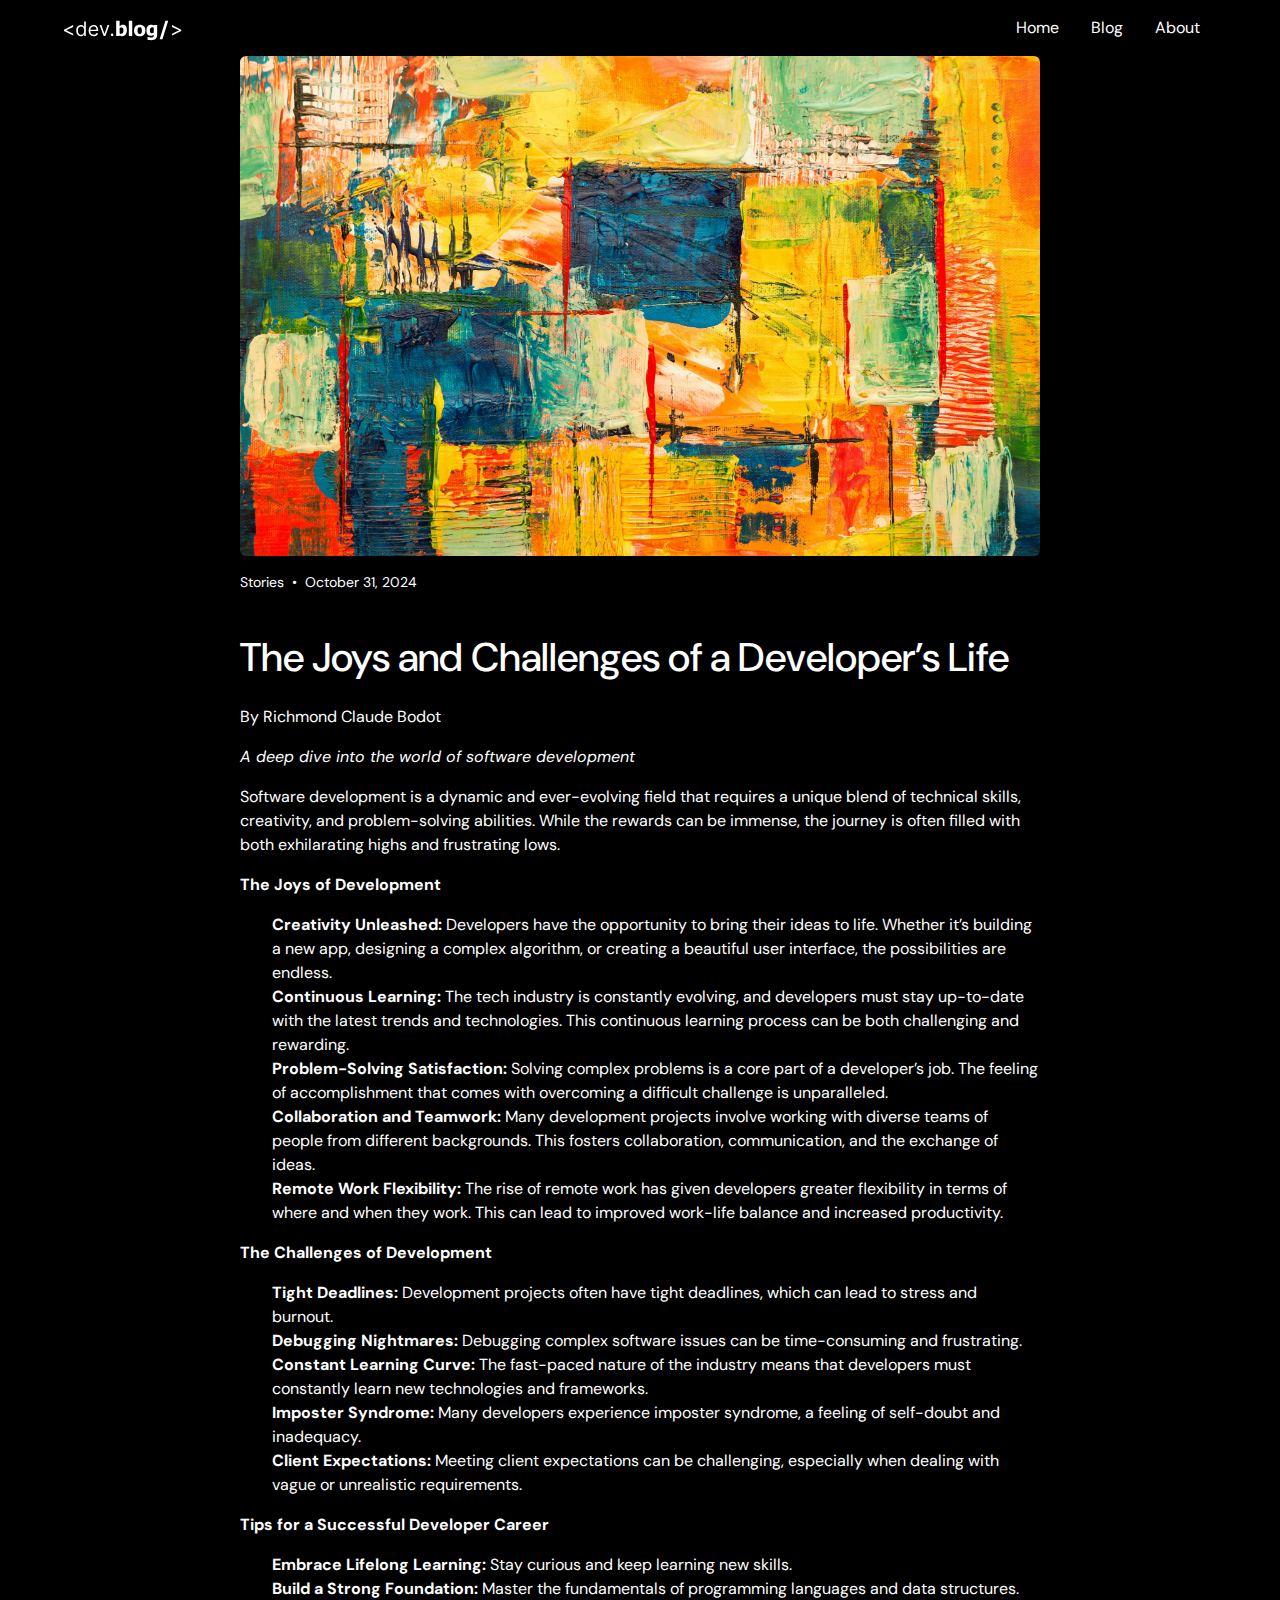
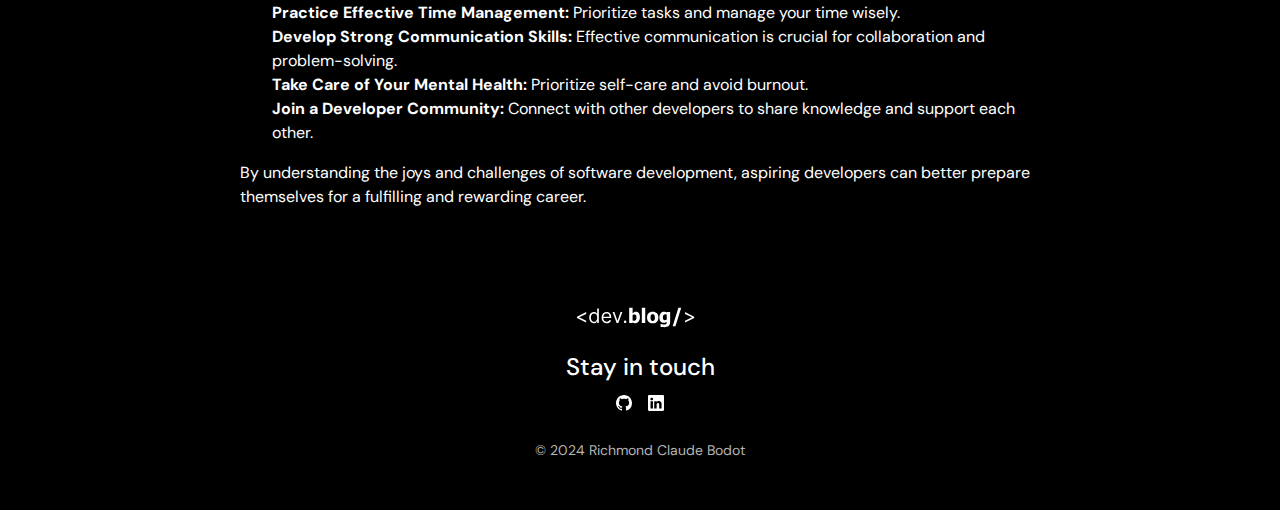
<file: 2024/10/31/the-joys-and-challenges-of-a-developers-life/index.html>
<!DOCTYPE html>
<html lang="en">
<head>
    <meta charset="UTF-8">
    <meta name="viewport" content="width=device-width, initial-scale=1.0">
    <title>The Joys and Challenges of a Developer&#8217;s Life &#8211; devBlog</title>
<meta name="robots" content="max-image-preview:large">
<link rel="dns-prefetch" href="//cdn.jsdelivr.net">
<link rel="dns-prefetch" href="//i0.wp.com">
<link rel="alternate" type="application/rss+xml" title="devBlog &raquo; The Joys and Challenges of a Developer&#8217;s Life Comments Feed" href="./feed/index.html">

<link rel="stylesheet" id="all-css-e515d935cff136f8aa0b6615e4f0e771" href="./../../../../wp-includes/css/dist/block-library/style.min.css?m=1731668490" type="text/css" media="all">
<style id="wp-emoji-styles-inline-css">img.wp-smiley, img.emoji {
		display: inline !important;
		border: none !important;
		box-shadow: none !important;
		height: 1em !important;
		width: 1em !important;
		margin: 0 0.07em !important;
		vertical-align: -0.1em !important;
		background: none !important;
		padding: 0 !important;
	}</style>
<style id="classic-theme-styles-inline-css">/*! This file is auto-generated */
.wp-block-button__link{color:#fff;background-color:#32373c;border-radius:9999px;box-shadow:none;text-decoration:none;padding:calc(.667em + 2px) calc(1.333em + 2px);font-size:1.125em}.wp-block-file__button{background:#32373c;color:#fff;text-decoration:none}</style>
<style id="global-styles-inline-css">:root{--wp--preset--aspect-ratio--square: 1;--wp--preset--aspect-ratio--4-3: 4/3;--wp--preset--aspect-ratio--3-4: 3/4;--wp--preset--aspect-ratio--3-2: 3/2;--wp--preset--aspect-ratio--2-3: 2/3;--wp--preset--aspect-ratio--16-9: 16/9;--wp--preset--aspect-ratio--9-16: 9/16;--wp--preset--color--black: #000000;--wp--preset--color--cyan-bluish-gray: #abb8c3;--wp--preset--color--white: #ffffff;--wp--preset--color--pale-pink: #f78da7;--wp--preset--color--vivid-red: #cf2e2e;--wp--preset--color--luminous-vivid-orange: #ff6900;--wp--preset--color--luminous-vivid-amber: #fcb900;--wp--preset--color--light-green-cyan: #7bdcb5;--wp--preset--color--vivid-green-cyan: #00d084;--wp--preset--color--pale-cyan-blue: #8ed1fc;--wp--preset--color--vivid-cyan-blue: #0693e3;--wp--preset--color--vivid-purple: #9b51e0;--wp--preset--gradient--vivid-cyan-blue-to-vivid-purple: linear-gradient(135deg,rgba(6,147,227,1) 0%,rgb(155,81,224) 100%);--wp--preset--gradient--light-green-cyan-to-vivid-green-cyan: linear-gradient(135deg,rgb(122,220,180) 0%,rgb(0,208,130) 100%);--wp--preset--gradient--luminous-vivid-amber-to-luminous-vivid-orange: linear-gradient(135deg,rgba(252,185,0,1) 0%,rgba(255,105,0,1) 100%);--wp--preset--gradient--luminous-vivid-orange-to-vivid-red: linear-gradient(135deg,rgba(255,105,0,1) 0%,rgb(207,46,46) 100%);--wp--preset--gradient--very-light-gray-to-cyan-bluish-gray: linear-gradient(135deg,rgb(238,238,238) 0%,rgb(169,184,195) 100%);--wp--preset--gradient--cool-to-warm-spectrum: linear-gradient(135deg,rgb(74,234,220) 0%,rgb(151,120,209) 20%,rgb(207,42,186) 40%,rgb(238,44,130) 60%,rgb(251,105,98) 80%,rgb(254,248,76) 100%);--wp--preset--gradient--blush-light-purple: linear-gradient(135deg,rgb(255,206,236) 0%,rgb(152,150,240) 100%);--wp--preset--gradient--blush-bordeaux: linear-gradient(135deg,rgb(254,205,165) 0%,rgb(254,45,45) 50%,rgb(107,0,62) 100%);--wp--preset--gradient--luminous-dusk: linear-gradient(135deg,rgb(255,203,112) 0%,rgb(199,81,192) 50%,rgb(65,88,208) 100%);--wp--preset--gradient--pale-ocean: linear-gradient(135deg,rgb(255,245,203) 0%,rgb(182,227,212) 50%,rgb(51,167,181) 100%);--wp--preset--gradient--electric-grass: linear-gradient(135deg,rgb(202,248,128) 0%,rgb(113,206,126) 100%);--wp--preset--gradient--midnight: linear-gradient(135deg,rgb(2,3,129) 0%,rgb(40,116,252) 100%);--wp--preset--font-size--small: 13px;--wp--preset--font-size--medium: 20px;--wp--preset--font-size--large: 36px;--wp--preset--font-size--x-large: 42px;--wp--preset--spacing--20: 0.44rem;--wp--preset--spacing--30: 0.67rem;--wp--preset--spacing--40: 1rem;--wp--preset--spacing--50: 1.5rem;--wp--preset--spacing--60: 2.25rem;--wp--preset--spacing--70: 3.38rem;--wp--preset--spacing--80: 5.06rem;--wp--preset--shadow--natural: 6px 6px 9px rgba(0, 0, 0, 0.2);--wp--preset--shadow--deep: 12px 12px 50px rgba(0, 0, 0, 0.4);--wp--preset--shadow--sharp: 6px 6px 0px rgba(0, 0, 0, 0.2);--wp--preset--shadow--outlined: 6px 6px 0px -3px rgba(255, 255, 255, 1), 6px 6px rgba(0, 0, 0, 1);--wp--preset--shadow--crisp: 6px 6px 0px rgba(0, 0, 0, 1);}:where(.is-layout-flex){gap: 0.5em;}:where(.is-layout-grid){gap: 0.5em;}body .is-layout-flex{display: flex;}.is-layout-flex{flex-wrap: wrap;align-items: center;}.is-layout-flex > :is(*, div){margin: 0;}body .is-layout-grid{display: grid;}.is-layout-grid > :is(*, div){margin: 0;}:where(.wp-block-columns.is-layout-flex){gap: 2em;}:where(.wp-block-columns.is-layout-grid){gap: 2em;}:where(.wp-block-post-template.is-layout-flex){gap: 1.25em;}:where(.wp-block-post-template.is-layout-grid){gap: 1.25em;}.has-black-color{color: var(--wp--preset--color--black) !important;}.has-cyan-bluish-gray-color{color: var(--wp--preset--color--cyan-bluish-gray) !important;}.has-white-color{color: var(--wp--preset--color--white) !important;}.has-pale-pink-color{color: var(--wp--preset--color--pale-pink) !important;}.has-vivid-red-color{color: var(--wp--preset--color--vivid-red) !important;}.has-luminous-vivid-orange-color{color: var(--wp--preset--color--luminous-vivid-orange) !important;}.has-luminous-vivid-amber-color{color: var(--wp--preset--color--luminous-vivid-amber) !important;}.has-light-green-cyan-color{color: var(--wp--preset--color--light-green-cyan) !important;}.has-vivid-green-cyan-color{color: var(--wp--preset--color--vivid-green-cyan) !important;}.has-pale-cyan-blue-color{color: var(--wp--preset--color--pale-cyan-blue) !important;}.has-vivid-cyan-blue-color{color: var(--wp--preset--color--vivid-cyan-blue) !important;}.has-vivid-purple-color{color: var(--wp--preset--color--vivid-purple) !important;}.has-black-background-color{background-color: var(--wp--preset--color--black) !important;}.has-cyan-bluish-gray-background-color{background-color: var(--wp--preset--color--cyan-bluish-gray) !important;}.has-white-background-color{background-color: var(--wp--preset--color--white) !important;}.has-pale-pink-background-color{background-color: var(--wp--preset--color--pale-pink) !important;}.has-vivid-red-background-color{background-color: var(--wp--preset--color--vivid-red) !important;}.has-luminous-vivid-orange-background-color{background-color: var(--wp--preset--color--luminous-vivid-orange) !important;}.has-luminous-vivid-amber-background-color{background-color: var(--wp--preset--color--luminous-vivid-amber) !important;}.has-light-green-cyan-background-color{background-color: var(--wp--preset--color--light-green-cyan) !important;}.has-vivid-green-cyan-background-color{background-color: var(--wp--preset--color--vivid-green-cyan) !important;}.has-pale-cyan-blue-background-color{background-color: var(--wp--preset--color--pale-cyan-blue) !important;}.has-vivid-cyan-blue-background-color{background-color: var(--wp--preset--color--vivid-cyan-blue) !important;}.has-vivid-purple-background-color{background-color: var(--wp--preset--color--vivid-purple) !important;}.has-black-border-color{border-color: var(--wp--preset--color--black) !important;}.has-cyan-bluish-gray-border-color{border-color: var(--wp--preset--color--cyan-bluish-gray) !important;}.has-white-border-color{border-color: var(--wp--preset--color--white) !important;}.has-pale-pink-border-color{border-color: var(--wp--preset--color--pale-pink) !important;}.has-vivid-red-border-color{border-color: var(--wp--preset--color--vivid-red) !important;}.has-luminous-vivid-orange-border-color{border-color: var(--wp--preset--color--luminous-vivid-orange) !important;}.has-luminous-vivid-amber-border-color{border-color: var(--wp--preset--color--luminous-vivid-amber) !important;}.has-light-green-cyan-border-color{border-color: var(--wp--preset--color--light-green-cyan) !important;}.has-vivid-green-cyan-border-color{border-color: var(--wp--preset--color--vivid-green-cyan) !important;}.has-pale-cyan-blue-border-color{border-color: var(--wp--preset--color--pale-cyan-blue) !important;}.has-vivid-cyan-blue-border-color{border-color: var(--wp--preset--color--vivid-cyan-blue) !important;}.has-vivid-purple-border-color{border-color: var(--wp--preset--color--vivid-purple) !important;}.has-vivid-cyan-blue-to-vivid-purple-gradient-background{background: var(--wp--preset--gradient--vivid-cyan-blue-to-vivid-purple) !important;}.has-light-green-cyan-to-vivid-green-cyan-gradient-background{background: var(--wp--preset--gradient--light-green-cyan-to-vivid-green-cyan) !important;}.has-luminous-vivid-amber-to-luminous-vivid-orange-gradient-background{background: var(--wp--preset--gradient--luminous-vivid-amber-to-luminous-vivid-orange) !important;}.has-luminous-vivid-orange-to-vivid-red-gradient-background{background: var(--wp--preset--gradient--luminous-vivid-orange-to-vivid-red) !important;}.has-very-light-gray-to-cyan-bluish-gray-gradient-background{background: var(--wp--preset--gradient--very-light-gray-to-cyan-bluish-gray) !important;}.has-cool-to-warm-spectrum-gradient-background{background: var(--wp--preset--gradient--cool-to-warm-spectrum) !important;}.has-blush-light-purple-gradient-background{background: var(--wp--preset--gradient--blush-light-purple) !important;}.has-blush-bordeaux-gradient-background{background: var(--wp--preset--gradient--blush-bordeaux) !important;}.has-luminous-dusk-gradient-background{background: var(--wp--preset--gradient--luminous-dusk) !important;}.has-pale-ocean-gradient-background{background: var(--wp--preset--gradient--pale-ocean) !important;}.has-electric-grass-gradient-background{background: var(--wp--preset--gradient--electric-grass) !important;}.has-midnight-gradient-background{background: var(--wp--preset--gradient--midnight) !important;}.has-small-font-size{font-size: var(--wp--preset--font-size--small) !important;}.has-medium-font-size{font-size: var(--wp--preset--font-size--medium) !important;}.has-large-font-size{font-size: var(--wp--preset--font-size--large) !important;}.has-x-large-font-size{font-size: var(--wp--preset--font-size--x-large) !important;}
:where(.wp-block-post-template.is-layout-flex){gap: 1.25em;}:where(.wp-block-post-template.is-layout-grid){gap: 1.25em;}
:where(.wp-block-columns.is-layout-flex){gap: 2em;}:where(.wp-block-columns.is-layout-grid){gap: 2em;}
:root :where(.wp-block-pullquote){font-size: 1.5em;line-height: 1.6;}</style>
<link rel="stylesheet" id="devBlog_bootstrap-css" href="https://cdn.jsdelivr.net/npm/bootstrap@5.3.3/dist/css/bootstrap.min.css?ver=5.3.3" media="all">
<link rel="stylesheet" id="devBlog_splideCSS-css" href="./../../../../wp-content/themes/devBlog%20Theme/./assets/splide-4.1.3/dist/css/splide.min.css?ver=4.1.3" media="all">
<link rel="stylesheet" id="devBlog_cssStyles-css" href="./../../../../wp-content/themes/devBlog%20Theme/style.css?ver=1.0.51" media="all">
<link rel="https://api.w.org/" href="./../../../../wp-json/index.html">
<link rel="alternate" title="JSON" type="application/json" href="./../../../../wp-json/wp/v2/posts/53/index.html">
<link rel="EditURI" type="application/rsd+xml" title="RSD" href="./../../../../xmlrpc.php?rsd">
<meta name="generator" content="WordPress 6.7">
<link rel="canonical" href="./index.html">
<link rel="shortlink" href="./../../../../index.html?p=53">
<link rel="alternate" title="oEmbed (JSON)" type="application/json+oembed" href="./../../../../wp-json/oembed/1.0/embed/index.html?url=.%2F%2F2024%2F10%2F31%2Fthe-joys-and-challenges-of-a-developers-life%2F">
<link rel="alternate" title="oEmbed (XML)" type="text/xml+oembed" href="./../../../../wp-json/oembed/1.0/embed/index.html?url=.%2F%2F2024%2F10%2F31%2Fthe-joys-and-challenges-of-a-developers-life%2F#038;format=xml">
<link rel="icon" href="./../../../../wp-content/uploads/2024/11/Site_logo-removebg-preview.png" sizes="32x32">
<link rel="icon" href="./../../../../wp-content/uploads/2024/11/Site_logo-removebg-preview.png" sizes="192x192">
<link rel="apple-touch-icon" href="./../../../../wp-content/uploads/2024/11/Site_logo-removebg-preview.png">
<meta name="msapplication-TileImage" content="./../../../../wp-content/uploads/2024/11/Site_logo-removebg-preview.png">
<style id="wpforms-css-vars-root">:root {
					--wpforms-field-border-radius: 3px;
--wpforms-field-border-style: solid;
--wpforms-field-border-size: 1px;
--wpforms-field-background-color: #ffffff;
--wpforms-field-border-color: rgba( 0, 0, 0, 0.25 );
--wpforms-field-border-color-spare: rgba( 0, 0, 0, 0.25 );
--wpforms-field-text-color: rgba( 0, 0, 0, 0.7 );
--wpforms-field-menu-color: #ffffff;
--wpforms-label-color: rgba( 0, 0, 0, 0.85 );
--wpforms-label-sublabel-color: rgba( 0, 0, 0, 0.55 );
--wpforms-label-error-color: #d63637;
--wpforms-button-border-radius: 3px;
--wpforms-button-border-style: none;
--wpforms-button-border-size: 1px;
--wpforms-button-background-color: #066aab;
--wpforms-button-border-color: #066aab;
--wpforms-button-text-color: #ffffff;
--wpforms-page-break-color: #066aab;
--wpforms-background-image: none;
--wpforms-background-position: center center;
--wpforms-background-repeat: no-repeat;
--wpforms-background-size: cover;
--wpforms-background-width: 100px;
--wpforms-background-height: 100px;
--wpforms-background-color: rgba( 0, 0, 0, 0 );
--wpforms-background-url: none;
--wpforms-container-padding: 0px;
--wpforms-container-border-style: none;
--wpforms-container-border-width: 1px;
--wpforms-container-border-color: #000000;
--wpforms-container-border-radius: 3px;
--wpforms-field-size-input-height: 43px;
--wpforms-field-size-input-spacing: 15px;
--wpforms-field-size-font-size: 16px;
--wpforms-field-size-line-height: 19px;
--wpforms-field-size-padding-h: 14px;
--wpforms-field-size-checkbox-size: 16px;
--wpforms-field-size-sublabel-spacing: 5px;
--wpforms-field-size-icon-size: 1;
--wpforms-label-size-font-size: 16px;
--wpforms-label-size-line-height: 19px;
--wpforms-label-size-sublabel-font-size: 14px;
--wpforms-label-size-sublabel-line-height: 17px;
--wpforms-button-size-font-size: 17px;
--wpforms-button-size-height: 41px;
--wpforms-button-size-padding-h: 15px;
--wpforms-button-size-margin-top: 10px;
--wpforms-container-shadow-size-box-shadow: none;

				}</style>
</head>
<body class="bg-black ms-3 me-3">
    <nav class="navbar navbar-expand-sm navbar-light">
        <div class="container-fluid ps-md-5 pe-md-5 ps-3 pe-3">
            <a class="navbar-brand" href="./../../../../index.html" style="margin:0; object-fit:cover;">


             
                <svg width="118" height="21" viewbox="0 0 118 21" fill="none" xmlns="http://www.w3.org/2000/svg">
                <path d="M0.0170455 10.8864V9.75L9.16477 5.09091V6.90909L2.14773 10.2898L2.20455 10.1761V10.4602L2.14773 10.3466L9.16477 13.7273V15.5455L0.0170455 10.8864ZM16.837 16.2273C15.9279 16.2273 15.1254 15.9976 14.4293 15.5384C13.7333 15.0743 13.1888 14.4209 12.7958 13.5781C12.4028 12.7306 12.2063 11.7292 12.2063 10.5739C12.2063 9.42803 12.4028 8.43371 12.7958 7.59091C13.1888 6.74811 13.7357 6.09706 14.4364 5.63778C15.1372 5.1785 15.9469 4.94886 16.8654 4.94886C17.5756 4.94886 18.1367 5.06723 18.5487 5.30398C18.9653 5.53598 19.2826 5.80114 19.5004 6.09943C19.7229 6.39299 19.8957 6.63447 20.0188 6.82386H20.1609V1.45455H21.837V16H20.2177V14.3239H20.0188C19.8957 14.5227 19.7205 14.7737 19.4933 15.0767C19.266 15.375 18.9416 15.6425 18.5202 15.8793C18.0988 16.1113 17.5378 16.2273 16.837 16.2273ZM17.0643 14.7216C17.7366 14.7216 18.3048 14.5464 18.7688 14.196C19.2328 13.8409 19.5856 13.3509 19.8271 12.7259C20.0685 12.0961 20.1893 11.3693 20.1893 10.5455C20.1893 9.73106 20.0709 9.01847 19.8342 8.40767C19.5974 7.79214 19.247 7.31392 18.783 6.97301C18.319 6.62737 17.7461 6.45455 17.0643 6.45455C16.354 6.45455 15.7622 6.63684 15.2887 7.00142C14.82 7.36127 14.4672 7.85133 14.2305 8.47159C13.9985 9.08712 13.8825 9.77841 13.8825 10.5455C13.8825 11.322 14.0008 12.0275 14.2376 12.6619C14.479 13.2917 14.8342 13.7936 15.3029 14.1676C15.7764 14.5369 16.3635 14.7216 17.0643 14.7216ZM29.7134 16.2273C28.6623 16.2273 27.7556 15.9953 26.9933 15.5312C26.2357 15.0625 25.6509 14.4091 25.239 13.571C24.8318 12.7282 24.6282 11.7481 24.6282 10.6307C24.6282 9.51326 24.8318 8.52841 25.239 7.67614C25.6509 6.81913 26.2238 6.15152 26.9577 5.6733C27.6964 5.19034 28.5581 4.94886 29.543 4.94886C30.1112 4.94886 30.6722 5.04356 31.2262 5.23295C31.7802 5.42235 32.2844 5.73011 32.739 6.15625C33.1935 6.57765 33.5558 7.13636 33.8256 7.83239C34.0955 8.52841 34.2305 9.38542 34.2305 10.4034V11.1136H25.8214V9.66477H32.5259C32.5259 9.04924 32.4028 8.5 32.1566 8.01705C31.9151 7.53409 31.5695 7.15294 31.1197 6.87358C30.6746 6.59422 30.149 6.45455 29.543 6.45455C28.8754 6.45455 28.2977 6.62026 27.81 6.9517C27.3271 7.27841 26.9554 7.70455 26.695 8.23011C26.4345 8.75568 26.3043 9.31913 26.3043 9.92045V10.8864C26.3043 11.7102 26.4464 12.4086 26.7305 12.9815C27.0193 13.5497 27.4194 13.983 27.9308 14.2812C28.4421 14.5748 29.0363 14.7216 29.7134 14.7216C30.1538 14.7216 30.5515 14.66 30.9066 14.5369C31.2665 14.4091 31.5766 14.2197 31.837 13.9688C32.0974 13.7131 32.2987 13.3958 32.4407 13.017L34.06 13.4716C33.8896 14.0208 33.6031 14.5038 33.2006 14.9205C32.7982 15.3324 32.301 15.6544 31.7092 15.8864C31.1173 16.1136 30.4521 16.2273 29.7134 16.2273ZM45.3686 5.09091L41.3345 16H39.63L35.5959 5.09091H37.4141L40.4254 13.7841H40.5391L43.5504 5.09091H45.3686ZM48.119 16.1136C47.7686 16.1136 47.4679 15.9882 47.217 15.7372C46.966 15.4863 46.8406 15.1856 46.8406 14.8352C46.8406 14.4848 46.966 14.1842 47.217 13.9332C47.4679 13.6823 47.7686 13.5568 48.119 13.5568C48.4693 13.5568 48.77 13.6823 49.021 13.9332C49.2719 14.1842 49.3974 14.4848 49.3974 14.8352C49.3974 15.0672 49.3382 15.2803 49.2198 15.4744C49.1062 15.6686 48.9523 15.8248 48.7582 15.9432C48.5688 16.0568 48.3557 16.1136 48.119 16.1136ZM59.4355 10.4336C59.4355 9.33984 59.2695 8.55859 58.9375 8.08984C58.6055 7.62109 58.0944 7.38672 57.4043 7.38672C57.0983 7.38672 56.7923 7.43555 56.4863 7.5332C56.1868 7.63086 55.8906 7.77734 55.5977 7.97266V13.4805C55.8255 13.5716 56.0534 13.6335 56.2812 13.666C56.5156 13.6986 56.7467 13.7148 56.9746 13.7148C57.8014 13.7148 58.4167 13.4414 58.8203 12.8945C59.2305 12.3477 59.4355 11.5273 59.4355 10.4336ZM62.9316 10.3652C62.9316 12.11 62.4889 13.5228 61.6035 14.6035C60.7181 15.6777 59.6211 16.2148 58.3125 16.2148C57.7656 16.2148 57.2904 16.153 56.8867 16.0293C56.4831 15.9056 56.0534 15.7135 55.5977 15.4531L55.4512 16H52.1797V0.804688H55.5977V6.17578C56.099 5.74609 56.61 5.39779 57.1309 5.13086C57.6517 4.86393 58.2539 4.73047 58.9375 4.73047C60.2135 4.73047 61.1966 5.22852 61.8867 6.22461C62.5833 7.2207 62.9316 8.60091 62.9316 10.3652ZM68.2344 16H64.8164V0.804688H68.2344V16ZM81.3789 10.5215C81.3789 12.3249 80.8841 13.7474 79.8945 14.7891C78.9115 15.8242 77.5182 16.3418 75.7148 16.3418C73.9245 16.3418 72.5312 15.8242 71.5352 14.7891C70.5456 13.7474 70.0508 12.3249 70.0508 10.5215C70.0508 8.69857 70.5456 7.27279 71.5352 6.24414C72.5312 5.20898 73.9245 4.69141 75.7148 4.69141C77.5117 4.69141 78.9049 5.21224 79.8945 6.25391C80.8841 7.28906 81.3789 8.71159 81.3789 10.5215ZM77.873 10.541C77.873 9.88997 77.8177 9.34961 77.707 8.91992C77.6029 8.48372 77.4564 8.13542 77.2676 7.875C77.0658 7.60156 76.8379 7.41276 76.584 7.30859C76.3301 7.19792 76.0404 7.14258 75.7148 7.14258C75.4089 7.14258 75.1322 7.19141 74.8848 7.28906C74.6374 7.38021 74.4095 7.55924 74.2012 7.82617C74.0059 8.08008 73.8496 8.42839 73.7324 8.87109C73.6152 9.3138 73.5566 9.87044 73.5566 10.541C73.5566 11.2116 73.612 11.7552 73.7227 12.1719C73.8333 12.582 73.9766 12.9108 74.1523 13.1582C74.3346 13.4121 74.5625 13.5977 74.8359 13.7148C75.1094 13.832 75.4121 13.8906 75.7441 13.8906C76.0176 13.8906 76.2943 13.832 76.5742 13.7148C76.8607 13.5977 77.0885 13.4219 77.2578 13.1875C77.4596 12.9076 77.6126 12.5723 77.7168 12.1816C77.821 11.7845 77.873 11.2376 77.873 10.541ZM89.748 12.543V7.57227C89.5788 7.49414 89.3704 7.42904 89.123 7.37695C88.8757 7.32487 88.6283 7.29883 88.3809 7.29883C87.5605 7.29883 86.9421 7.56576 86.5254 8.09961C86.1152 8.62695 85.9102 9.36589 85.9102 10.3164C85.9102 10.7917 85.9395 11.1953 85.998 11.5273C86.0632 11.8529 86.1803 12.1426 86.3496 12.3965C86.5124 12.6439 86.724 12.8327 86.9844 12.9629C87.2513 13.0866 87.5898 13.1484 88 13.1484C88.306 13.1484 88.6055 13.0964 88.8984 12.9922C89.1979 12.888 89.4811 12.7383 89.748 12.543ZM93.166 14.7402C93.166 15.7559 93.0195 16.6185 92.7266 17.3281C92.4336 18.0378 92.0332 18.5911 91.5254 18.9883C91.0176 19.3919 90.4089 19.6816 89.6992 19.8574C88.9896 20.0397 88.2018 20.1309 87.3359 20.1309C86.6068 20.1309 85.9134 20.082 85.2559 19.9844C84.6048 19.8932 84.0384 19.7858 83.5566 19.6621V16.918H83.957C84.1263 16.9831 84.3249 17.0547 84.5527 17.1328C84.7871 17.2109 85.0215 17.2826 85.2559 17.3477C85.5358 17.4193 85.8092 17.4779 86.0762 17.5234C86.3431 17.569 86.6165 17.5918 86.8965 17.5918C87.4759 17.5918 87.9577 17.5299 88.3418 17.4062C88.7324 17.2891 89.0254 17.1198 89.2207 16.8984C89.416 16.6706 89.5527 16.4004 89.6309 16.0879C89.709 15.7819 89.748 15.3945 89.748 14.9258V14.7207C89.3639 15.0592 88.918 15.3327 88.4102 15.541C87.9089 15.7428 87.3913 15.8438 86.8574 15.8438C85.4382 15.8438 84.3411 15.3815 83.5664 14.457C82.7982 13.5326 82.4141 12.1263 82.4141 10.2383C82.4141 9.37891 82.5312 8.60742 82.7656 7.92383C83.0065 7.24023 83.3385 6.65755 83.7617 6.17578C84.1654 5.71354 84.6536 5.35872 85.2266 5.11133C85.7995 4.85742 86.3952 4.73047 87.0137 4.73047C87.5736 4.73047 88.0749 4.80208 88.5176 4.94531C88.9603 5.08854 89.3639 5.2806 89.7285 5.52148L89.8555 5.0332H93.166V14.7402ZM104.23 0.804688L98.4395 19.1641H95.6367L101.398 0.804688H104.23ZM117.192 10.8864L108.044 15.5455V13.7273L115.061 10.3466L115.005 10.4602V10.1761L115.061 10.2898L108.044 6.90909V5.09091L117.192 9.75V10.8864Z" fill="white"></path>
                </svg>
            

            </a>
            <button class="navbar-toggler border-0 shadow-none p-0" type="button" data-bs-toggle="collapse" data-bs-target="#navbarID" aria-controls="navbarID" aria-expanded="false" aria-label="Toggle navigation">
                <svg xmlns="http://www.w3.org/2000/svg" width="30" height="30" fill="currentColor" class="bi bi-list" viewbox="0 0 16 16">
                    <path fill-rule="evenodd" d="M2.5 12a.5.5 0 0 1 .5-.5h10a.5.5 0 0 1 0 1H3a.5.5 0 0 1-.5-.5m0-4a.5.5 0 0 1 .5-.5h10a.5.5 0 0 1 0 1H3a.5.5 0 0 1-.5-.5m0-4a.5.5 0 0 1 .5-.5h10a.5.5 0 0 1 0 1H3a.5.5 0 0 1-.5-.5" fill="white"></path>
                </svg>
            </button>
            <div class="collapse navbar-collapse justify-content-end" id="navbarID">
                <div class="navbar-nav">
                <div class="menu-navigations-container"><ul id="menu-navigations" class="navbar-nav me-auto mb-2 mb-lg-0">
<li id="menu-item-77" class="menu-item menu-item-type-post_type menu-item-object-page menu-item-home menu-item-77 nav-item"><a href="./../../../../index.html" class="nav-link active ps-3 pe-3 text-white">Home</a></li>
<li id="menu-item-76" class="menu-item menu-item-type-post_type menu-item-object-page current_page_parent menu-item-76 nav-item"><a href="./../../../../blog/index.html" class="nav-link active ps-3 pe-3 text-white">Blog</a></li>
<li id="menu-item-43" class="menu-item menu-item-type-post_type menu-item-object-page menu-item-43 nav-item"><a href="./../../../../about/index.html" class="nav-link active ps-3 pe-3 text-white">About</a></li>
</ul></div>                </div>
            </div>
        </div>
    </nav>
<article class="post-article text-white m-auto">
<img width="150" height="150" src="./../../../../wp-content/uploads/2024/10/pexels-steve-1269968-scaled.jpg" class="post-thumbnail img-fluid rounded wp-post-image" alt="" decoding="async" srcset="./../../../../wp-content/uploads/2024/10/pexels-steve-1269968-scaled.jpg 150w, ./../../../../wp-content/uploads/2024/10/pexels-steve-1269968-scaled.jpg 300w, ./../../../../wp-content/uploads/2024/10/pexels-steve-1269968-scaled.jpg 450w" sizes="(max-width: 150px) 100vw, 150px"><div class="d-flex mt-3" style="font-size: 14px">
    <p class="">Stories</p>
    <p class="ms-2 me-2">•</p>
    <p class="">October 31, 2024</p>
</div>
<h1 class="mt-4 mb-4">The Joys and Challenges of a Developer&#8217;s Life</h1>

<p class="">By Richmond Claude Bodot</p>


<p><em>A deep dive into the world of software development</em></p>



<p>Software development is a dynamic and ever-evolving field that requires a unique blend of technical skills, creativity, and problem-solving abilities. While the rewards can be immense, the journey is often filled with both exhilarating highs and frustrating lows.</p>



<p><strong>The Joys of Development</strong></p>



<ul class="wp-block-list">
<li>
<strong>Creativity Unleashed:</strong> Developers have the opportunity to bring their ideas to life. Whether it&#8217;s building a new app, designing a complex algorithm, or creating a beautiful user interface, the possibilities are endless.</li>



<li>
<strong>Continuous Learning:</strong> The tech industry is constantly evolving, and developers must stay up-to-date with the latest trends and technologies. This continuous learning process can be both challenging and rewarding.</li>



<li>
<strong>Problem-Solving Satisfaction:</strong> Solving complex problems is a core part of a developer&#8217;s job. The feeling of accomplishment that comes with overcoming a difficult challenge is unparalleled.</li>



<li>
<strong>Collaboration and Teamwork:</strong> Many development projects involve working with diverse teams of people from different backgrounds. This fosters collaboration, communication, and the exchange of ideas.</li>



<li>
<strong>Remote Work Flexibility:</strong> The rise of remote work has given developers greater flexibility in terms of where and when they work. This can lead to improved work-life balance and increased productivity.</li>
</ul>



<p><strong>The Challenges of Development</strong></p>



<ul class="wp-block-list">
<li>
<strong>Tight Deadlines:</strong> Development projects often have tight deadlines, which can lead to stress and burnout.</li>



<li>
<strong>Debugging Nightmares:</strong> Debugging complex software issues can be time-consuming and frustrating.</li>



<li>
<strong>Constant Learning Curve:</strong> The fast-paced nature of the industry means that developers must constantly learn new technologies and frameworks.</li>



<li>
<strong>Imposter Syndrome:</strong> Many developers experience imposter syndrome, a feeling of self-doubt and inadequacy.</li>



<li>
<strong>Client Expectations:</strong> Meeting client expectations can be challenging, especially when dealing with vague or unrealistic requirements.</li>
</ul>



<p><strong>Tips for a Successful Developer Career</strong></p>



<ul class="wp-block-list">
<li>
<strong>Embrace Lifelong Learning:</strong> Stay curious and keep learning new skills.</li>



<li>
<strong>Build a Strong Foundation:</strong> Master the fundamentals of programming languages and data structures.</li>



<li>
<strong>Practice Effective Time Management:</strong> Prioritize tasks and manage your time wisely.</li>



<li>
<strong>Develop Strong Communication Skills:</strong> Effective communication is crucial for collaboration and problem-solving.</li>



<li>
<strong>Take Care of Your Mental Health:</strong> Prioritize self-care and avoid burnout.</li>



<li>
<strong>Join a Developer Community:</strong> Connect with other developers to share knowledge and support each other.</li>
</ul>



<p>By understanding the joys and challenges of software development, aspiring developers can better prepare themselves for a fulfilling and rewarding career.</p>
</article>
<footer class="footer-16371 text-white mt-5 pb-5 pt-5 m-auto">
      <div class="container" bis_skin_checked="1">
        <div class="row justify-content-center" bis_skin_checked="1">
          <div class="col-md-9 text-center" bis_skin_checked="1">
            <div class="footer-site-logo mb-4" bis_skin_checked="1">
                  <a href="./../../../../index.html" class="mb-3 me-2 mb-md-0 text-body-secondary text-decoration-none lh-1">
               
                  <svg width="118" height="21" viewbox="0 0 118 21" fill="none" xmlns="http://www.w3.org/2000/svg">
                    <path d="M0.0170455 10.8864V9.75L9.16477 5.09091V6.90909L2.14773 10.2898L2.20455 10.1761V10.4602L2.14773 10.3466L9.16477 13.7273V15.5455L0.0170455 10.8864ZM16.837 16.2273C15.9279 16.2273 15.1254 15.9976 14.4293 15.5384C13.7333 15.0743 13.1888 14.4209 12.7958 13.5781C12.4028 12.7306 12.2063 11.7292 12.2063 10.5739C12.2063 9.42803 12.4028 8.43371 12.7958 7.59091C13.1888 6.74811 13.7357 6.09706 14.4364 5.63778C15.1372 5.1785 15.9469 4.94886 16.8654 4.94886C17.5756 4.94886 18.1367 5.06723 18.5487 5.30398C18.9653 5.53598 19.2826 5.80114 19.5004 6.09943C19.7229 6.39299 19.8957 6.63447 20.0188 6.82386H20.1609V1.45455H21.837V16H20.2177V14.3239H20.0188C19.8957 14.5227 19.7205 14.7737 19.4933 15.0767C19.266 15.375 18.9416 15.6425 18.5202 15.8793C18.0988 16.1113 17.5378 16.2273 16.837 16.2273ZM17.0643 14.7216C17.7366 14.7216 18.3048 14.5464 18.7688 14.196C19.2328 13.8409 19.5856 13.3509 19.8271 12.7259C20.0685 12.0961 20.1893 11.3693 20.1893 10.5455C20.1893 9.73106 20.0709 9.01847 19.8342 8.40767C19.5974 7.79214 19.247 7.31392 18.783 6.97301C18.319 6.62737 17.7461 6.45455 17.0643 6.45455C16.354 6.45455 15.7622 6.63684 15.2887 7.00142C14.82 7.36127 14.4672 7.85133 14.2305 8.47159C13.9985 9.08712 13.8825 9.77841 13.8825 10.5455C13.8825 11.322 14.0008 12.0275 14.2376 12.6619C14.479 13.2917 14.8342 13.7936 15.3029 14.1676C15.7764 14.5369 16.3635 14.7216 17.0643 14.7216ZM29.7134 16.2273C28.6623 16.2273 27.7556 15.9953 26.9933 15.5312C26.2357 15.0625 25.6509 14.4091 25.239 13.571C24.8318 12.7282 24.6282 11.7481 24.6282 10.6307C24.6282 9.51326 24.8318 8.52841 25.239 7.67614C25.6509 6.81913 26.2238 6.15152 26.9577 5.6733C27.6964 5.19034 28.5581 4.94886 29.543 4.94886C30.1112 4.94886 30.6722 5.04356 31.2262 5.23295C31.7802 5.42235 32.2844 5.73011 32.739 6.15625C33.1935 6.57765 33.5558 7.13636 33.8256 7.83239C34.0955 8.52841 34.2305 9.38542 34.2305 10.4034V11.1136H25.8214V9.66477H32.5259C32.5259 9.04924 32.4028 8.5 32.1566 8.01705C31.9151 7.53409 31.5695 7.15294 31.1197 6.87358C30.6746 6.59422 30.149 6.45455 29.543 6.45455C28.8754 6.45455 28.2977 6.62026 27.81 6.9517C27.3271 7.27841 26.9554 7.70455 26.695 8.23011C26.4345 8.75568 26.3043 9.31913 26.3043 9.92045V10.8864C26.3043 11.7102 26.4464 12.4086 26.7305 12.9815C27.0193 13.5497 27.4194 13.983 27.9308 14.2812C28.4421 14.5748 29.0363 14.7216 29.7134 14.7216C30.1538 14.7216 30.5515 14.66 30.9066 14.5369C31.2665 14.4091 31.5766 14.2197 31.837 13.9688C32.0974 13.7131 32.2987 13.3958 32.4407 13.017L34.06 13.4716C33.8896 14.0208 33.6031 14.5038 33.2006 14.9205C32.7982 15.3324 32.301 15.6544 31.7092 15.8864C31.1173 16.1136 30.4521 16.2273 29.7134 16.2273ZM45.3686 5.09091L41.3345 16H39.63L35.5959 5.09091H37.4141L40.4254 13.7841H40.5391L43.5504 5.09091H45.3686ZM48.119 16.1136C47.7686 16.1136 47.4679 15.9882 47.217 15.7372C46.966 15.4863 46.8406 15.1856 46.8406 14.8352C46.8406 14.4848 46.966 14.1842 47.217 13.9332C47.4679 13.6823 47.7686 13.5568 48.119 13.5568C48.4693 13.5568 48.77 13.6823 49.021 13.9332C49.2719 14.1842 49.3974 14.4848 49.3974 14.8352C49.3974 15.0672 49.3382 15.2803 49.2198 15.4744C49.1062 15.6686 48.9523 15.8248 48.7582 15.9432C48.5688 16.0568 48.3557 16.1136 48.119 16.1136ZM59.4355 10.4336C59.4355 9.33984 59.2695 8.55859 58.9375 8.08984C58.6055 7.62109 58.0944 7.38672 57.4043 7.38672C57.0983 7.38672 56.7923 7.43555 56.4863 7.5332C56.1868 7.63086 55.8906 7.77734 55.5977 7.97266V13.4805C55.8255 13.5716 56.0534 13.6335 56.2812 13.666C56.5156 13.6986 56.7467 13.7148 56.9746 13.7148C57.8014 13.7148 58.4167 13.4414 58.8203 12.8945C59.2305 12.3477 59.4355 11.5273 59.4355 10.4336ZM62.9316 10.3652C62.9316 12.11 62.4889 13.5228 61.6035 14.6035C60.7181 15.6777 59.6211 16.2148 58.3125 16.2148C57.7656 16.2148 57.2904 16.153 56.8867 16.0293C56.4831 15.9056 56.0534 15.7135 55.5977 15.4531L55.4512 16H52.1797V0.804688H55.5977V6.17578C56.099 5.74609 56.61 5.39779 57.1309 5.13086C57.6517 4.86393 58.2539 4.73047 58.9375 4.73047C60.2135 4.73047 61.1966 5.22852 61.8867 6.22461C62.5833 7.2207 62.9316 8.60091 62.9316 10.3652ZM68.2344 16H64.8164V0.804688H68.2344V16ZM81.3789 10.5215C81.3789 12.3249 80.8841 13.7474 79.8945 14.7891C78.9115 15.8242 77.5182 16.3418 75.7148 16.3418C73.9245 16.3418 72.5312 15.8242 71.5352 14.7891C70.5456 13.7474 70.0508 12.3249 70.0508 10.5215C70.0508 8.69857 70.5456 7.27279 71.5352 6.24414C72.5312 5.20898 73.9245 4.69141 75.7148 4.69141C77.5117 4.69141 78.9049 5.21224 79.8945 6.25391C80.8841 7.28906 81.3789 8.71159 81.3789 10.5215ZM77.873 10.541C77.873 9.88997 77.8177 9.34961 77.707 8.91992C77.6029 8.48372 77.4564 8.13542 77.2676 7.875C77.0658 7.60156 76.8379 7.41276 76.584 7.30859C76.3301 7.19792 76.0404 7.14258 75.7148 7.14258C75.4089 7.14258 75.1322 7.19141 74.8848 7.28906C74.6374 7.38021 74.4095 7.55924 74.2012 7.82617C74.0059 8.08008 73.8496 8.42839 73.7324 8.87109C73.6152 9.3138 73.5566 9.87044 73.5566 10.541C73.5566 11.2116 73.612 11.7552 73.7227 12.1719C73.8333 12.582 73.9766 12.9108 74.1523 13.1582C74.3346 13.4121 74.5625 13.5977 74.8359 13.7148C75.1094 13.832 75.4121 13.8906 75.7441 13.8906C76.0176 13.8906 76.2943 13.832 76.5742 13.7148C76.8607 13.5977 77.0885 13.4219 77.2578 13.1875C77.4596 12.9076 77.6126 12.5723 77.7168 12.1816C77.821 11.7845 77.873 11.2376 77.873 10.541ZM89.748 12.543V7.57227C89.5788 7.49414 89.3704 7.42904 89.123 7.37695C88.8757 7.32487 88.6283 7.29883 88.3809 7.29883C87.5605 7.29883 86.9421 7.56576 86.5254 8.09961C86.1152 8.62695 85.9102 9.36589 85.9102 10.3164C85.9102 10.7917 85.9395 11.1953 85.998 11.5273C86.0632 11.8529 86.1803 12.1426 86.3496 12.3965C86.5124 12.6439 86.724 12.8327 86.9844 12.9629C87.2513 13.0866 87.5898 13.1484 88 13.1484C88.306 13.1484 88.6055 13.0964 88.8984 12.9922C89.1979 12.888 89.4811 12.7383 89.748 12.543ZM93.166 14.7402C93.166 15.7559 93.0195 16.6185 92.7266 17.3281C92.4336 18.0378 92.0332 18.5911 91.5254 18.9883C91.0176 19.3919 90.4089 19.6816 89.6992 19.8574C88.9896 20.0397 88.2018 20.1309 87.3359 20.1309C86.6068 20.1309 85.9134 20.082 85.2559 19.9844C84.6048 19.8932 84.0384 19.7858 83.5566 19.6621V16.918H83.957C84.1263 16.9831 84.3249 17.0547 84.5527 17.1328C84.7871 17.2109 85.0215 17.2826 85.2559 17.3477C85.5358 17.4193 85.8092 17.4779 86.0762 17.5234C86.3431 17.569 86.6165 17.5918 86.8965 17.5918C87.4759 17.5918 87.9577 17.5299 88.3418 17.4062C88.7324 17.2891 89.0254 17.1198 89.2207 16.8984C89.416 16.6706 89.5527 16.4004 89.6309 16.0879C89.709 15.7819 89.748 15.3945 89.748 14.9258V14.7207C89.3639 15.0592 88.918 15.3327 88.4102 15.541C87.9089 15.7428 87.3913 15.8438 86.8574 15.8438C85.4382 15.8438 84.3411 15.3815 83.5664 14.457C82.7982 13.5326 82.4141 12.1263 82.4141 10.2383C82.4141 9.37891 82.5312 8.60742 82.7656 7.92383C83.0065 7.24023 83.3385 6.65755 83.7617 6.17578C84.1654 5.71354 84.6536 5.35872 85.2266 5.11133C85.7995 4.85742 86.3952 4.73047 87.0137 4.73047C87.5736 4.73047 88.0749 4.80208 88.5176 4.94531C88.9603 5.08854 89.3639 5.2806 89.7285 5.52148L89.8555 5.0332H93.166V14.7402ZM104.23 0.804688L98.4395 19.1641H95.6367L101.398 0.804688H104.23ZM117.192 10.8864L108.044 15.5455V13.7273L115.061 10.3466L115.005 10.4602V10.1761L115.061 10.2898L108.044 6.90909V5.09091L117.192 9.75V10.8864Z" fill="white"></path>
                  </svg>
                          </a>
            </div>
            <div class="social mb-4" bis_skin_checked="1">
              <h4 class="text-white">Stay in touch</h4>
              <ul class="list-unstyled d-flex justify-content-center">
                <li class="gh ms-2 me-2">
<a href="#">
                  <span class="icon-github">
                  <svg xmlns="http://www.w3.org/2000/svg" width="16" height="16" fill="currentColor" class="bi bi-github" viewbox="0 0 16 16">
                    <path fill="white" d="M8 0C3.58 0 0 3.58 0 8c0 3.54 2.29 6.53 5.47 7.59.4.07.55-.17.55-.38 0-.19-.01-.82-.01-1.49-2.01.37-2.53-.49-2.69-.94-.09-.23-.48-.94-.82-1.13-.28-.15-.68-.52-.01-.53.63-.01 1.08.58 1.23.82.72 1.21 1.87.87 2.33.66.07-.52.28-.87.51-1.07-1.78-.2-3.64-.89-3.64-3.95 0-.87.31-1.59.82-2.15-.08-.2-.36-1.02.08-2.12 0 0 .67-.21 2.2.82.64-.18 1.32-.27 2-.27s1.36.09 2 .27c1.53-1.04 2.2-.82 2.2-.82.44 1.1.16 1.92.08 2.12.51.56.82 1.27.82 2.15 0 3.07-1.87 3.75-3.65 3.95.29.25.54.73.54 1.48 0 1.07-.01 1.93-.01 2.2 0 .21.15.46.55.38A8.01 8.01 0 0 0 16 8c0-4.42-3.58-8-8-8"></path>
                  </svg>
                  </span>
                </a>
              </li>
              <li class="li ms-2 me-2">
<a href="#">
                  <span class="icon-linkedin">
                  <svg xmlns="http://www.w3.org/2000/svg" width="16" height="16" fill="currentColor" class="bi bi-linkedin" viewbox="0 0 16 16">
                    <path fill="white" d="M0 1.146C0 .513.526 0 1.175 0h13.65C15.474 0 16 .513 16 1.146v13.708c0 .633-.526 1.146-1.175 1.146H1.175C.526 16 0 15.487 0 14.854zm4.943 12.248V6.169H2.542v7.225zm-1.2-8.212c.837 0 1.358-.554 1.358-1.248-.015-.709-.52-1.248-1.342-1.248S2.4 3.226 2.4 3.934c0 .694.521 1.248 1.327 1.248zm4.908 8.212V9.359c0-.216.016-.432.08-.586.173-.431.568-.878 1.232-.878.869 0 1.216.662 1.216 1.634v3.865h2.401V9.25c0-2.22-1.184-3.252-2.764-3.252-1.274 0-1.845.7-2.165 1.193v.025h-.016l.016-.025V6.169h-2.4c.03.678 0 7.225 0 7.225z"></path>
                  </svg>
                  </span>
                </a>
              </li>
              </ul>
            </div>
            <div class="copyright" bis_skin_checked="1">
              <p class="mb-0" style="color: #b4b4b4;"><small>© 2024 Richmond Claude Bodot</small></p>
            </div>
          </div>
        </div>
      </div>
    </footer>
<script type="text/javascript">
/* <![CDATA[ */
window._wpemojiSettings = {"baseUrl":"https:\/\/s.w.org\/images\/core\/emoji\/15.0.3\/72x72\/","ext":".png","svgUrl":"https:\/\/s.w.org\/images\/core\/emoji\/15.0.3\/svg\/","svgExt":".svg","source":{"concatemoji":".\/\/wp-includes\/js\/wp-emoji-release.min.js?ver=6.7"}};
/*! This file is auto-generated */
!function(i,n){var o,s,e;function c(e){try{var t={supportTests:e,timestamp:(new Date).valueOf()};sessionStorage.setItem(o,JSON.stringify(t))}catch(e){}}function p(e,t,n){e.clearRect(0,0,e.canvas.width,e.canvas.height),e.fillText(t,0,0);var t=new Uint32Array(e.getImageData(0,0,e.canvas.width,e.canvas.height).data),r=(e.clearRect(0,0,e.canvas.width,e.canvas.height),e.fillText(n,0,0),new Uint32Array(e.getImageData(0,0,e.canvas.width,e.canvas.height).data));return t.every(function(e,t){return e===r[t]})}function u(e,t,n){switch(t){case"flag":return n(e,"🏳️‍⚧️","🏳️​⚧️")?!1:!n(e,"🇺🇳","🇺​🇳")&&!n(e,"🏴󠁧󠁢󠁥󠁮󠁧󠁿","🏴​󠁧​󠁢​󠁥​󠁮​󠁧​󠁿");case"emoji":return!n(e,"🐦‍⬛","🐦​⬛")}return!1}function f(e,t,n){var r="undefined"!=typeof WorkerGlobalScope&&self instanceof WorkerGlobalScope?new OffscreenCanvas(300,150):i.createElement("canvas"),a=r.getContext("2d",{willReadFrequently:!0}),o=(a.textBaseline="top",a.font="600 32px Arial",{});return e.forEach(function(e){o[e]=t(a,e,n)}),o}function t(e){var t=i.createElement("script");t.src=e,t.defer=!0,i.head.appendChild(t)}"undefined"!=typeof Promise&&(o="wpEmojiSettingsSupports",s=["flag","emoji"],n.supports={everything:!0,everythingExceptFlag:!0},e=new Promise(function(e){i.addEventListener("DOMContentLoaded",e,{once:!0})}),new Promise(function(t){var n=function(){try{var e=JSON.parse(sessionStorage.getItem(o));if("object"==typeof e&&"number"==typeof e.timestamp&&(new Date).valueOf()<e.timestamp+604800&&"object"==typeof e.supportTests)return e.supportTests}catch(e){}return null}();if(!n){if("undefined"!=typeof Worker&&"undefined"!=typeof OffscreenCanvas&&"undefined"!=typeof URL&&URL.createObjectURL&&"undefined"!=typeof Blob)try{var e="postMessage("+f.toString()+"("+[JSON.stringify(s),u.toString(),p.toString()].join(",")+"));",r=new Blob([e],{type:"text/javascript"}),a=new Worker(URL.createObjectURL(r),{name:"wpTestEmojiSupports"});return void(a.onmessage=function(e){c(n=e.data),a.terminate(),t(n)})}catch(e){}c(n=f(s,u,p))}t(n)}).then(function(e){for(var t in e)n.supports[t]=e[t],n.supports.everything=n.supports.everything&&n.supports[t],"flag"!==t&&(n.supports.everythingExceptFlag=n.supports.everythingExceptFlag&&n.supports[t]);n.supports.everythingExceptFlag=n.supports.everythingExceptFlag&&!n.supports.flag,n.DOMReady=!1,n.readyCallback=function(){n.DOMReady=!0}}).then(function(){return e}).then(function(){var e;n.supports.everything||(n.readyCallback(),(e=n.source||{}).concatemoji?t(e.concatemoji):e.wpemoji&&e.twemoji&&(t(e.twemoji),t(e.wpemoji)))}))}((window,document),window._wpemojiSettings);
/* ]]> */
</script><script type="text/javascript" src="./../../../../wp-content/themes/devBlog%20Theme/./assets/js/index.js?ver=1.0.51" id="devBlog_indexJS-js"></script><script type="text/javascript" src="./../../../../wp-content/themes/devBlog%20Theme/./assets/splide-4.1.3/dist/js/splide.min.js?ver=4.1.3" id="devBlog_splideJS-js"></script><script type="text/javascript" src="https://cdn.jsdelivr.net/npm/bootstrap@5.3.3/dist/js/bootstrap.bundle.min.js?ver=5.3.3" id="devBlog_bootstrapJS-js"></script><script type="text/javascript" src="https://cdn.jsdelivr.net/npm/@popperjs/core@2.11.8/dist/umd/popper.min.js?ver=2.11.8" id="devBlog_popper-js"></script>
</body>




</html>
</file>
<file: wp-includes/css/dist/block-library/style.min.css>
@charset "UTF-8";.wp-block-archives{box-sizing:border-box}.wp-block-archives-dropdown label{display:block}.wp-block-avatar{line-height:0}.wp-block-avatar,.wp-block-avatar img{box-sizing:border-box}.wp-block-avatar.aligncenter{text-align:center}.wp-block-audio{box-sizing:border-box}.wp-block-audio :where(figcaption){margin-bottom:1em;margin-top:.5em}.wp-block-audio audio{min-width:300px;width:100%}.wp-block-button__link{box-sizing:border-box;cursor:pointer;display:inline-block;text-align:center;word-break:break-word}.wp-block-button__link.aligncenter{text-align:center}.wp-block-button__link.alignright{text-align:right}:where(.wp-block-button__link){border-radius:9999px;box-shadow:none;padding:calc(.667em + 2px) calc(1.333em + 2px);text-decoration:none}.wp-block-button[style*=text-decoration] .wp-block-button__link{text-decoration:inherit}.wp-block-buttons>.wp-block-button.has-custom-width{max-width:none}.wp-block-buttons>.wp-block-button.has-custom-width .wp-block-button__link{width:100%}.wp-block-buttons>.wp-block-button.has-custom-font-size .wp-block-button__link{font-size:inherit}.wp-block-buttons>.wp-block-button.wp-block-button__width-25{width:calc(25% - var(--wp--style--block-gap, .5em)*.75)}.wp-block-buttons>.wp-block-button.wp-block-button__width-50{width:calc(50% - var(--wp--style--block-gap, .5em)*.5)}.wp-block-buttons>.wp-block-button.wp-block-button__width-75{width:calc(75% - var(--wp--style--block-gap, .5em)*.25)}.wp-block-buttons>.wp-block-button.wp-block-button__width-100{flex-basis:100%;width:100%}.wp-block-buttons.is-vertical>.wp-block-button.wp-block-button__width-25{width:25%}.wp-block-buttons.is-vertical>.wp-block-button.wp-block-button__width-50{width:50%}.wp-block-buttons.is-vertical>.wp-block-button.wp-block-button__width-75{width:75%}.wp-block-button.is-style-squared,.wp-block-button__link.wp-block-button.is-style-squared{border-radius:0}.wp-block-button.no-border-radius,.wp-block-button__link.no-border-radius{border-radius:0!important}:root :where(.wp-block-button .wp-block-button__link.is-style-outline),:root :where(.wp-block-button.is-style-outline>.wp-block-button__link){border:2px solid;padding:.667em 1.333em}:root :where(.wp-block-button .wp-block-button__link.is-style-outline:not(.has-text-color)),:root :where(.wp-block-button.is-style-outline>.wp-block-button__link:not(.has-text-color)){color:currentColor}:root :where(.wp-block-button .wp-block-button__link.is-style-outline:not(.has-background)),:root :where(.wp-block-button.is-style-outline>.wp-block-button__link:not(.has-background)){background-color:initial;background-image:none}.wp-block-buttons.is-vertical{flex-direction:column}.wp-block-buttons.is-vertical>.wp-block-button:last-child{margin-bottom:0}.wp-block-buttons>.wp-block-button{display:inline-block;margin:0}.wp-block-buttons.is-content-justification-left{justify-content:flex-start}.wp-block-buttons.is-content-justification-left.is-vertical{align-items:flex-start}.wp-block-buttons.is-content-justification-center{justify-content:center}.wp-block-buttons.is-content-justification-center.is-vertical{align-items:center}.wp-block-buttons.is-content-justification-right{justify-content:flex-end}.wp-block-buttons.is-content-justification-right.is-vertical{align-items:flex-end}.wp-block-buttons.is-content-justification-space-between{justify-content:space-between}.wp-block-buttons.aligncenter{text-align:center}.wp-block-buttons:not(.is-content-justification-space-between,.is-content-justification-right,.is-content-justification-left,.is-content-justification-center) .wp-block-button.aligncenter{margin-left:auto;margin-right:auto;width:100%}.wp-block-buttons[style*=text-decoration] .wp-block-button,.wp-block-buttons[style*=text-decoration] .wp-block-button__link{text-decoration:inherit}.wp-block-buttons.has-custom-font-size .wp-block-button__link{font-size:inherit}.wp-block-button.aligncenter,.wp-block-calendar{text-align:center}.wp-block-calendar td,.wp-block-calendar th{border:1px solid;padding:.25em}.wp-block-calendar th{font-weight:400}.wp-block-calendar caption{background-color:inherit}.wp-block-calendar table{border-collapse:collapse;width:100%}.wp-block-calendar table:where(:not(.has-text-color)){color:#40464d}.wp-block-calendar table:where(:not(.has-text-color)) td,.wp-block-calendar table:where(:not(.has-text-color)) th{border-color:#ddd}.wp-block-calendar table.has-background th{background-color:inherit}.wp-block-calendar table.has-text-color th{color:inherit}:where(.wp-block-calendar table:not(.has-background) th){background:#ddd}.wp-block-categories{box-sizing:border-box}.wp-block-categories.alignleft{margin-right:2em}.wp-block-categories.alignright{margin-left:2em}.wp-block-categories.wp-block-categories-dropdown.aligncenter{text-align:center}.wp-block-categories .wp-block-categories__label{display:block;width:100%}.wp-block-code{box-sizing:border-box}.wp-block-code code{display:block;font-family:inherit;overflow-wrap:break-word;white-space:pre-wrap}.wp-block-columns{align-items:normal!important;box-sizing:border-box;display:flex;flex-wrap:wrap!important}@media (min-width:782px){.wp-block-columns{flex-wrap:nowrap!important}}.wp-block-columns.are-vertically-aligned-top{align-items:flex-start}.wp-block-columns.are-vertically-aligned-center{align-items:center}.wp-block-columns.are-vertically-aligned-bottom{align-items:flex-end}@media (max-width:781px){.wp-block-columns:not(.is-not-stacked-on-mobile)>.wp-block-column{flex-basis:100%!important}}@media (min-width:782px){.wp-block-columns:not(.is-not-stacked-on-mobile)>.wp-block-column{flex-basis:0;flex-grow:1}.wp-block-columns:not(.is-not-stacked-on-mobile)>.wp-block-column[style*=flex-basis]{flex-grow:0}}.wp-block-columns.is-not-stacked-on-mobile{flex-wrap:nowrap!important}.wp-block-columns.is-not-stacked-on-mobile>.wp-block-column{flex-basis:0;flex-grow:1}.wp-block-columns.is-not-stacked-on-mobile>.wp-block-column[style*=flex-basis]{flex-grow:0}:where(.wp-block-columns){margin-bottom:1.75em}:where(.wp-block-columns.has-background){padding:1.25em 2.375em}.wp-block-column{flex-grow:1;min-width:0;overflow-wrap:break-word;word-break:break-word}.wp-block-column.is-vertically-aligned-top{align-self:flex-start}.wp-block-column.is-vertically-aligned-center{align-self:center}.wp-block-column.is-vertically-aligned-bottom{align-self:flex-end}.wp-block-column.is-vertically-aligned-stretch{align-self:stretch}.wp-block-column.is-vertically-aligned-bottom,.wp-block-column.is-vertically-aligned-center,.wp-block-column.is-vertically-aligned-top{width:100%}.wp-block-post-comments{box-sizing:border-box}.wp-block-post-comments .alignleft{float:left}.wp-block-post-comments .alignright{float:right}.wp-block-post-comments .navigation:after{clear:both;content:"";display:table}.wp-block-post-comments .commentlist{clear:both;list-style:none;margin:0;padding:0}.wp-block-post-comments .commentlist .comment{min-height:2.25em;padding-left:3.25em}.wp-block-post-comments .commentlist .comment p{font-size:1em;line-height:1.8;margin:1em 0}.wp-block-post-comments .commentlist .children{list-style:none;margin:0;padding:0}.wp-block-post-comments .comment-author{line-height:1.5}.wp-block-post-comments .comment-author .avatar{border-radius:1.5em;display:block;float:left;height:2.5em;margin-right:.75em;margin-top:.5em;width:2.5em}.wp-block-post-comments .comment-author cite{font-style:normal}.wp-block-post-comments .comment-meta{font-size:.875em;line-height:1.5}.wp-block-post-comments .comment-meta b{font-weight:400}.wp-block-post-comments .comment-meta .comment-awaiting-moderation{display:block;margin-bottom:1em;margin-top:1em}.wp-block-post-comments .comment-body .commentmetadata{font-size:.875em}.wp-block-post-comments .comment-form-author label,.wp-block-post-comments .comment-form-comment label,.wp-block-post-comments .comment-form-email label,.wp-block-post-comments .comment-form-url label{display:block;margin-bottom:.25em}.wp-block-post-comments .comment-form input:not([type=submit]):not([type=checkbox]),.wp-block-post-comments .comment-form textarea{box-sizing:border-box;display:block;width:100%}.wp-block-post-comments .comment-form-cookies-consent{display:flex;gap:.25em}.wp-block-post-comments .comment-form-cookies-consent #wp-comment-cookies-consent{margin-top:.35em}.wp-block-post-comments .comment-reply-title{margin-bottom:0}.wp-block-post-comments .comment-reply-title :where(small){font-size:var(--wp--preset--font-size--medium,smaller);margin-left:.5em}.wp-block-post-comments .reply{font-size:.875em;margin-bottom:1.4em}.wp-block-post-comments input:not([type=submit]),.wp-block-post-comments textarea{border:1px solid #949494;font-family:inherit;font-size:1em}.wp-block-post-comments input:not([type=submit]):not([type=checkbox]),.wp-block-post-comments textarea{padding:calc(.667em + 2px)}:where(.wp-block-post-comments input[type=submit]){border:none}.wp-block-comments-pagination>.wp-block-comments-pagination-next,.wp-block-comments-pagination>.wp-block-comments-pagination-numbers,.wp-block-comments-pagination>.wp-block-comments-pagination-previous{margin-bottom:.5em;margin-right:.5em}.wp-block-comments-pagination>.wp-block-comments-pagination-next:last-child,.wp-block-comments-pagination>.wp-block-comments-pagination-numbers:last-child,.wp-block-comments-pagination>.wp-block-comments-pagination-previous:last-child{margin-right:0}.wp-block-comments-pagination .wp-block-comments-pagination-previous-arrow{display:inline-block;margin-right:1ch}.wp-block-comments-pagination .wp-block-comments-pagination-previous-arrow:not(.is-arrow-chevron){transform:scaleX(1)}.wp-block-comments-pagination .wp-block-comments-pagination-next-arrow{display:inline-block;margin-left:1ch}.wp-block-comments-pagination .wp-block-comments-pagination-next-arrow:not(.is-arrow-chevron){transform:scaleX(1)}.wp-block-comments-pagination.aligncenter{justify-content:center}.wp-block-comment-template{box-sizing:border-box;list-style:none;margin-bottom:0;max-width:100%;padding:0}.wp-block-comment-template li{clear:both}.wp-block-comment-template ol{list-style:none;margin-bottom:0;max-width:100%;padding-left:2rem}.wp-block-comment-template.alignleft{float:left}.wp-block-comment-template.aligncenter{margin-left:auto;margin-right:auto;width:-moz-fit-content;width:fit-content}.wp-block-comment-template.alignright{float:right}.wp-block-comment-date{box-sizing:border-box}.comment-awaiting-moderation{display:block;font-size:.875em;line-height:1.5}.wp-block-comment-author-name,.wp-block-comment-content,.wp-block-comment-edit-link,.wp-block-comment-reply-link{box-sizing:border-box}.wp-block-cover,.wp-block-cover-image{align-items:center;background-position:50%;box-sizing:border-box;display:flex;justify-content:center;min-height:430px;overflow:hidden;overflow:clip;padding:1em;position:relative}.wp-block-cover .has-background-dim:not([class*=-background-color]),.wp-block-cover-image .has-background-dim:not([class*=-background-color]),.wp-block-cover-image.has-background-dim:not([class*=-background-color]),.wp-block-cover.has-background-dim:not([class*=-background-color]){background-color:#000}.wp-block-cover .has-background-dim.has-background-gradient,.wp-block-cover-image .has-background-dim.has-background-gradient{background-color:initial}.wp-block-cover-image.has-background-dim:before,.wp-block-cover.has-background-dim:before{background-color:inherit;content:""}.wp-block-cover .wp-block-cover__background,.wp-block-cover .wp-block-cover__gradient-background,.wp-block-cover-image .wp-block-cover__background,.wp-block-cover-image .wp-block-cover__gradient-background,.wp-block-cover-image.has-background-dim:not(.has-background-gradient):before,.wp-block-cover.has-background-dim:not(.has-background-gradient):before{bottom:0;left:0;opacity:.5;position:absolute;right:0;top:0;z-index:1}.wp-block-cover-image.has-background-dim.has-background-dim-10 .wp-block-cover__background,.wp-block-cover-image.has-background-dim.has-background-dim-10 .wp-block-cover__gradient-background,.wp-block-cover-image.has-background-dim.has-background-dim-10:not(.has-background-gradient):before,.wp-block-cover.has-background-dim.has-background-dim-10 .wp-block-cover__background,.wp-block-cover.has-background-dim.has-background-dim-10 .wp-block-cover__gradient-background,.wp-block-cover.has-background-dim.has-background-dim-10:not(.has-background-gradient):before{opacity:.1}.wp-block-cover-image.has-background-dim.has-background-dim-20 .wp-block-cover__background,.wp-block-cover-image.has-background-dim.has-background-dim-20 .wp-block-cover__gradient-background,.wp-block-cover-image.has-background-dim.has-background-dim-20:not(.has-background-gradient):before,.wp-block-cover.has-background-dim.has-background-dim-20 .wp-block-cover__background,.wp-block-cover.has-background-dim.has-background-dim-20 .wp-block-cover__gradient-background,.wp-block-cover.has-background-dim.has-background-dim-20:not(.has-background-gradient):before{opacity:.2}.wp-block-cover-image.has-background-dim.has-background-dim-30 .wp-block-cover__background,.wp-block-cover-image.has-background-dim.has-background-dim-30 .wp-block-cover__gradient-background,.wp-block-cover-image.has-background-dim.has-background-dim-30:not(.has-background-gradient):before,.wp-block-cover.has-background-dim.has-background-dim-30 .wp-block-cover__background,.wp-block-cover.has-background-dim.has-background-dim-30 .wp-block-cover__gradient-background,.wp-block-cover.has-background-dim.has-background-dim-30:not(.has-background-gradient):before{opacity:.3}.wp-block-cover-image.has-background-dim.has-background-dim-40 .wp-block-cover__background,.wp-block-cover-image.has-background-dim.has-background-dim-40 .wp-block-cover__gradient-background,.wp-block-cover-image.has-background-dim.has-background-dim-40:not(.has-background-gradient):before,.wp-block-cover.has-background-dim.has-background-dim-40 .wp-block-cover__background,.wp-block-cover.has-background-dim.has-background-dim-40 .wp-block-cover__gradient-background,.wp-block-cover.has-background-dim.has-background-dim-40:not(.has-background-gradient):before{opacity:.4}.wp-block-cover-image.has-background-dim.has-background-dim-50 .wp-block-cover__background,.wp-block-cover-image.has-background-dim.has-background-dim-50 .wp-block-cover__gradient-background,.wp-block-cover-image.has-background-dim.has-background-dim-50:not(.has-background-gradient):before,.wp-block-cover.has-background-dim.has-background-dim-50 .wp-block-cover__background,.wp-block-cover.has-background-dim.has-background-dim-50 .wp-block-cover__gradient-background,.wp-block-cover.has-background-dim.has-background-dim-50:not(.has-background-gradient):before{opacity:.5}.wp-block-cover-image.has-background-dim.has-background-dim-60 .wp-block-cover__background,.wp-block-cover-image.has-background-dim.has-background-dim-60 .wp-block-cover__gradient-background,.wp-block-cover-image.has-background-dim.has-background-dim-60:not(.has-background-gradient):before,.wp-block-cover.has-background-dim.has-background-dim-60 .wp-block-cover__background,.wp-block-cover.has-background-dim.has-background-dim-60 .wp-block-cover__gradient-background,.wp-block-cover.has-background-dim.has-background-dim-60:not(.has-background-gradient):before{opacity:.6}.wp-block-cover-image.has-background-dim.has-background-dim-70 .wp-block-cover__background,.wp-block-cover-image.has-background-dim.has-background-dim-70 .wp-block-cover__gradient-background,.wp-block-cover-image.has-background-dim.has-background-dim-70:not(.has-background-gradient):before,.wp-block-cover.has-background-dim.has-background-dim-70 .wp-block-cover__background,.wp-block-cover.has-background-dim.has-background-dim-70 .wp-block-cover__gradient-background,.wp-block-cover.has-background-dim.has-background-dim-70:not(.has-background-gradient):before{opacity:.7}.wp-block-cover-image.has-background-dim.has-background-dim-80 .wp-block-cover__background,.wp-block-cover-image.has-background-dim.has-background-dim-80 .wp-block-cover__gradient-background,.wp-block-cover-image.has-background-dim.has-background-dim-80:not(.has-background-gradient):before,.wp-block-cover.has-background-dim.has-background-dim-80 .wp-block-cover__background,.wp-block-cover.has-background-dim.has-background-dim-80 .wp-block-cover__gradient-background,.wp-block-cover.has-background-dim.has-background-dim-80:not(.has-background-gradient):before{opacity:.8}.wp-block-cover-image.has-background-dim.has-background-dim-90 .wp-block-cover__background,.wp-block-cover-image.has-background-dim.has-background-dim-90 .wp-block-cover__gradient-background,.wp-block-cover-image.has-background-dim.has-background-dim-90:not(.has-background-gradient):before,.wp-block-cover.has-background-dim.has-background-dim-90 .wp-block-cover__background,.wp-block-cover.has-background-dim.has-background-dim-90 .wp-block-cover__gradient-background,.wp-block-cover.has-background-dim.has-background-dim-90:not(.has-background-gradient):before{opacity:.9}.wp-block-cover-image.has-background-dim.has-background-dim-100 .wp-block-cover__background,.wp-block-cover-image.has-background-dim.has-background-dim-100 .wp-block-cover__gradient-background,.wp-block-cover-image.has-background-dim.has-background-dim-100:not(.has-background-gradient):before,.wp-block-cover.has-background-dim.has-background-dim-100 .wp-block-cover__background,.wp-block-cover.has-background-dim.has-background-dim-100 .wp-block-cover__gradient-background,.wp-block-cover.has-background-dim.has-background-dim-100:not(.has-background-gradient):before{opacity:1}.wp-block-cover .wp-block-cover__background.has-background-dim.has-background-dim-0,.wp-block-cover .wp-block-cover__gradient-background.has-background-dim.has-background-dim-0,.wp-block-cover-image .wp-block-cover__background.has-background-dim.has-background-dim-0,.wp-block-cover-image .wp-block-cover__gradient-background.has-background-dim.has-background-dim-0{opacity:0}.wp-block-cover .wp-block-cover__background.has-background-dim.has-background-dim-10,.wp-block-cover .wp-block-cover__gradient-background.has-background-dim.has-background-dim-10,.wp-block-cover-image .wp-block-cover__background.has-background-dim.has-background-dim-10,.wp-block-cover-image .wp-block-cover__gradient-background.has-background-dim.has-background-dim-10{opacity:.1}.wp-block-cover .wp-block-cover__background.has-background-dim.has-background-dim-20,.wp-block-cover .wp-block-cover__gradient-background.has-background-dim.has-background-dim-20,.wp-block-cover-image .wp-block-cover__background.has-background-dim.has-background-dim-20,.wp-block-cover-image .wp-block-cover__gradient-background.has-background-dim.has-background-dim-20{opacity:.2}.wp-block-cover .wp-block-cover__background.has-background-dim.has-background-dim-30,.wp-block-cover .wp-block-cover__gradient-background.has-background-dim.has-background-dim-30,.wp-block-cover-image .wp-block-cover__background.has-background-dim.has-background-dim-30,.wp-block-cover-image .wp-block-cover__gradient-background.has-background-dim.has-background-dim-30{opacity:.3}.wp-block-cover .wp-block-cover__background.has-background-dim.has-background-dim-40,.wp-block-cover .wp-block-cover__gradient-background.has-background-dim.has-background-dim-40,.wp-block-cover-image .wp-block-cover__background.has-background-dim.has-background-dim-40,.wp-block-cover-image .wp-block-cover__gradient-background.has-background-dim.has-background-dim-40{opacity:.4}.wp-block-cover .wp-block-cover__background.has-background-dim.has-background-dim-50,.wp-block-cover .wp-block-cover__gradient-background.has-background-dim.has-background-dim-50,.wp-block-cover-image .wp-block-cover__background.has-background-dim.has-background-dim-50,.wp-block-cover-image .wp-block-cover__gradient-background.has-background-dim.has-background-dim-50{opacity:.5}.wp-block-cover .wp-block-cover__background.has-background-dim.has-background-dim-60,.wp-block-cover .wp-block-cover__gradient-background.has-background-dim.has-background-dim-60,.wp-block-cover-image .wp-block-cover__background.has-background-dim.has-background-dim-60,.wp-block-cover-image .wp-block-cover__gradient-background.has-background-dim.has-background-dim-60{opacity:.6}.wp-block-cover .wp-block-cover__background.has-background-dim.has-background-dim-70,.wp-block-cover .wp-block-cover__gradient-background.has-background-dim.has-background-dim-70,.wp-block-cover-image .wp-block-cover__background.has-background-dim.has-background-dim-70,.wp-block-cover-image .wp-block-cover__gradient-background.has-background-dim.has-background-dim-70{opacity:.7}.wp-block-cover .wp-block-cover__background.has-background-dim.has-background-dim-80,.wp-block-cover .wp-block-cover__gradient-background.has-background-dim.has-background-dim-80,.wp-block-cover-image .wp-block-cover__background.has-background-dim.has-background-dim-80,.wp-block-cover-image .wp-block-cover__gradient-background.has-background-dim.has-background-dim-80{opacity:.8}.wp-block-cover .wp-block-cover__background.has-background-dim.has-background-dim-90,.wp-block-cover .wp-block-cover__gradient-background.has-background-dim.has-background-dim-90,.wp-block-cover-image .wp-block-cover__background.has-background-dim.has-background-dim-90,.wp-block-cover-image .wp-block-cover__gradient-background.has-background-dim.has-background-dim-90{opacity:.9}.wp-block-cover .wp-block-cover__background.has-background-dim.has-background-dim-100,.wp-block-cover .wp-block-cover__gradient-background.has-background-dim.has-background-dim-100,.wp-block-cover-image .wp-block-cover__background.has-background-dim.has-background-dim-100,.wp-block-cover-image .wp-block-cover__gradient-background.has-background-dim.has-background-dim-100{opacity:1}.wp-block-cover-image.alignleft,.wp-block-cover-image.alignright,.wp-block-cover.alignleft,.wp-block-cover.alignright{max-width:420px;width:100%}.wp-block-cover-image.aligncenter,.wp-block-cover-image.alignleft,.wp-block-cover-image.alignright,.wp-block-cover.aligncenter,.wp-block-cover.alignleft,.wp-block-cover.alignright{display:flex}.wp-block-cover .wp-block-cover__inner-container,.wp-block-cover-image .wp-block-cover__inner-container{color:inherit;width:100%;z-index:1}.has-modal-open .wp-block-cover .wp-block-cover__inner-container,.has-modal-open .wp-block-cover-image .wp-block-cover__inner-container{z-index:auto}.wp-block-cover-image.is-position-top-left,.wp-block-cover.is-position-top-left{align-items:flex-start;justify-content:flex-start}.wp-block-cover-image.is-position-top-center,.wp-block-cover.is-position-top-center{align-items:flex-start;justify-content:center}.wp-block-cover-image.is-position-top-right,.wp-block-cover.is-position-top-right{align-items:flex-start;justify-content:flex-end}.wp-block-cover-image.is-position-center-left,.wp-block-cover.is-position-center-left{align-items:center;justify-content:flex-start}.wp-block-cover-image.is-position-center-center,.wp-block-cover.is-position-center-center{align-items:center;justify-content:center}.wp-block-cover-image.is-position-center-right,.wp-block-cover.is-position-center-right{align-items:center;justify-content:flex-end}.wp-block-cover-image.is-position-bottom-left,.wp-block-cover.is-position-bottom-left{align-items:flex-end;justify-content:flex-start}.wp-block-cover-image.is-position-bottom-center,.wp-block-cover.is-position-bottom-center{align-items:flex-end;justify-content:center}.wp-block-cover-image.is-position-bottom-right,.wp-block-cover.is-position-bottom-right{align-items:flex-end;justify-content:flex-end}.wp-block-cover-image.has-custom-content-position.has-custom-content-position .wp-block-cover__inner-container,.wp-block-cover.has-custom-content-position.has-custom-content-position .wp-block-cover__inner-container{margin:0}.wp-block-cover-image.has-custom-content-position.has-custom-content-position.is-position-bottom-left .wp-block-cover__inner-container,.wp-block-cover-image.has-custom-content-position.has-custom-content-position.is-position-bottom-right .wp-block-cover__inner-container,.wp-block-cover-image.has-custom-content-position.has-custom-content-position.is-position-center-left .wp-block-cover__inner-container,.wp-block-cover-image.has-custom-content-position.has-custom-content-position.is-position-center-right .wp-block-cover__inner-container,.wp-block-cover-image.has-custom-content-position.has-custom-content-position.is-position-top-left .wp-block-cover__inner-container,.wp-block-cover-image.has-custom-content-position.has-custom-content-position.is-position-top-right .wp-block-cover__inner-container,.wp-block-cover.has-custom-content-position.has-custom-content-position.is-position-bottom-left .wp-block-cover__inner-container,.wp-block-cover.has-custom-content-position.has-custom-content-position.is-position-bottom-right .wp-block-cover__inner-container,.wp-block-cover.has-custom-content-position.has-custom-content-position.is-position-center-left .wp-block-cover__inner-container,.wp-block-cover.has-custom-content-position.has-custom-content-position.is-position-center-right .wp-block-cover__inner-container,.wp-block-cover.has-custom-content-position.has-custom-content-position.is-position-top-left .wp-block-cover__inner-container,.wp-block-cover.has-custom-content-position.has-custom-content-position.is-position-top-right .wp-block-cover__inner-container{margin:0;width:auto}.wp-block-cover .wp-block-cover__image-background,.wp-block-cover video.wp-block-cover__video-background,.wp-block-cover-image .wp-block-cover__image-background,.wp-block-cover-image video.wp-block-cover__video-background{border:none;bottom:0;box-shadow:none;height:100%;left:0;margin:0;max-height:none;max-width:none;object-fit:cover;outline:none;padding:0;position:absolute;right:0;top:0;width:100%}.wp-block-cover-image.has-parallax,.wp-block-cover.has-parallax,.wp-block-cover__image-background.has-parallax,video.wp-block-cover__video-background.has-parallax{background-attachment:fixed;background-repeat:no-repeat;background-size:cover}@supports (-webkit-touch-callout:inherit){.wp-block-cover-image.has-parallax,.wp-block-cover.has-parallax,.wp-block-cover__image-background.has-parallax,video.wp-block-cover__video-background.has-parallax{background-attachment:scroll}}@media (prefers-reduced-motion:reduce){.wp-block-cover-image.has-parallax,.wp-block-cover.has-parallax,.wp-block-cover__image-background.has-parallax,video.wp-block-cover__video-background.has-parallax{background-attachment:scroll}}.wp-block-cover-image.is-repeated,.wp-block-cover.is-repeated,.wp-block-cover__image-background.is-repeated,video.wp-block-cover__video-background.is-repeated{background-repeat:repeat;background-size:auto}.wp-block-cover__image-background,.wp-block-cover__video-background{z-index:0}.wp-block-cover-image-text,.wp-block-cover-image-text a,.wp-block-cover-image-text a:active,.wp-block-cover-image-text a:focus,.wp-block-cover-image-text a:hover,.wp-block-cover-text,.wp-block-cover-text a,.wp-block-cover-text a:active,.wp-block-cover-text a:focus,.wp-block-cover-text a:hover,section.wp-block-cover-image h2,section.wp-block-cover-image h2 a,section.wp-block-cover-image h2 a:active,section.wp-block-cover-image h2 a:focus,section.wp-block-cover-image h2 a:hover{color:#fff}.wp-block-cover-image .wp-block-cover.has-left-content{justify-content:flex-start}.wp-block-cover-image .wp-block-cover.has-right-content{justify-content:flex-end}.wp-block-cover-image.has-left-content .wp-block-cover-image-text,.wp-block-cover.has-left-content .wp-block-cover-text,section.wp-block-cover-image.has-left-content>h2{margin-left:0;text-align:left}.wp-block-cover-image.has-right-content .wp-block-cover-image-text,.wp-block-cover.has-right-content .wp-block-cover-text,section.wp-block-cover-image.has-right-content>h2{margin-right:0;text-align:right}.wp-block-cover .wp-block-cover-text,.wp-block-cover-image .wp-block-cover-image-text,section.wp-block-cover-image>h2{font-size:2em;line-height:1.25;margin-bottom:0;max-width:840px;padding:.44em;text-align:center;z-index:1}:where(.wp-block-cover-image:not(.has-text-color)),:where(.wp-block-cover:not(.has-text-color)){color:#fff}:where(.wp-block-cover-image.is-light:not(.has-text-color)),:where(.wp-block-cover.is-light:not(.has-text-color)){color:#000}:root :where(.wp-block-cover h1:not(.has-text-color)),:root :where(.wp-block-cover h2:not(.has-text-color)),:root :where(.wp-block-cover h3:not(.has-text-color)),:root :where(.wp-block-cover h4:not(.has-text-color)),:root :where(.wp-block-cover h5:not(.has-text-color)),:root :where(.wp-block-cover h6:not(.has-text-color)),:root :where(.wp-block-cover p:not(.has-text-color)){color:inherit}.wp-block-details{box-sizing:border-box}.wp-block-details summary{cursor:pointer}.wp-block-embed.alignleft,.wp-block-embed.alignright,.wp-block[data-align=left]>[data-type="core/embed"],.wp-block[data-align=right]>[data-type="core/embed"]{max-width:360px;width:100%}.wp-block-embed.alignleft .wp-block-embed__wrapper,.wp-block-embed.alignright .wp-block-embed__wrapper,.wp-block[data-align=left]>[data-type="core/embed"] .wp-block-embed__wrapper,.wp-block[data-align=right]>[data-type="core/embed"] .wp-block-embed__wrapper{min-width:280px}.wp-block-cover .wp-block-embed{min-height:240px;min-width:320px}.wp-block-embed{overflow-wrap:break-word}.wp-block-embed :where(figcaption){margin-bottom:1em;margin-top:.5em}.wp-block-embed iframe{max-width:100%}.wp-block-embed__wrapper{position:relative}.wp-embed-responsive .wp-has-aspect-ratio .wp-block-embed__wrapper:before{content:"";display:block;padding-top:50%}.wp-embed-responsive .wp-has-aspect-ratio iframe{bottom:0;height:100%;left:0;position:absolute;right:0;top:0;width:100%}.wp-embed-responsive .wp-embed-aspect-21-9 .wp-block-embed__wrapper:before{padding-top:42.85%}.wp-embed-responsive .wp-embed-aspect-18-9 .wp-block-embed__wrapper:before{padding-top:50%}.wp-embed-responsive .wp-embed-aspect-16-9 .wp-block-embed__wrapper:before{padding-top:56.25%}.wp-embed-responsive .wp-embed-aspect-4-3 .wp-block-embed__wrapper:before{padding-top:75%}.wp-embed-responsive .wp-embed-aspect-1-1 .wp-block-embed__wrapper:before{padding-top:100%}.wp-embed-responsive .wp-embed-aspect-9-16 .wp-block-embed__wrapper:before{padding-top:177.77%}.wp-embed-responsive .wp-embed-aspect-1-2 .wp-block-embed__wrapper:before{padding-top:200%}.wp-block-file{box-sizing:border-box}.wp-block-file:not(.wp-element-button){font-size:.8em}.wp-block-file.aligncenter{text-align:center}.wp-block-file.alignright{text-align:right}.wp-block-file *+.wp-block-file__button{margin-left:.75em}:where(.wp-block-file){margin-bottom:1.5em}.wp-block-file__embed{margin-bottom:1em}:where(.wp-block-file__button){border-radius:2em;display:inline-block;padding:.5em 1em}:where(.wp-block-file__button):is(a):active,:where(.wp-block-file__button):is(a):focus,:where(.wp-block-file__button):is(a):hover,:where(.wp-block-file__button):is(a):visited{box-shadow:none;color:#fff;opacity:.85;text-decoration:none}.wp-block-form-input__label{display:flex;flex-direction:column;gap:.25em;margin-bottom:.5em;width:100%}.wp-block-form-input__label.is-label-inline{align-items:center;flex-direction:row;gap:.5em}.wp-block-form-input__label.is-label-inline .wp-block-form-input__label-content{margin-bottom:.5em}.wp-block-form-input__label:has(input[type=checkbox]){flex-direction:row;width:-moz-fit-content;width:fit-content}.wp-block-form-input__label:has(input[type=checkbox]) .wp-block-form-input__label-content{margin:0}.wp-block-form-input__label:has(.wp-block-form-input__label-content+input[type=checkbox]){flex-direction:row-reverse}.wp-block-form-input__label-content{width:-moz-fit-content;width:fit-content}.wp-block-form-input__input{font-size:1em;margin-bottom:.5em;padding:0 .5em}.wp-block-form-input__input[type=date],.wp-block-form-input__input[type=datetime-local],.wp-block-form-input__input[type=datetime],.wp-block-form-input__input[type=email],.wp-block-form-input__input[type=month],.wp-block-form-input__input[type=number],.wp-block-form-input__input[type=password],.wp-block-form-input__input[type=search],.wp-block-form-input__input[type=tel],.wp-block-form-input__input[type=text],.wp-block-form-input__input[type=time],.wp-block-form-input__input[type=url],.wp-block-form-input__input[type=week]{border:1px solid;line-height:2;min-height:2em}textarea.wp-block-form-input__input{min-height:10em}.blocks-gallery-grid:not(.has-nested-images),.wp-block-gallery:not(.has-nested-images){display:flex;flex-wrap:wrap;list-style-type:none;margin:0;padding:0}.blocks-gallery-grid:not(.has-nested-images) .blocks-gallery-image,.blocks-gallery-grid:not(.has-nested-images) .blocks-gallery-item,.wp-block-gallery:not(.has-nested-images) .blocks-gallery-image,.wp-block-gallery:not(.has-nested-images) .blocks-gallery-item{display:flex;flex-direction:column;flex-grow:1;justify-content:center;margin:0 1em 1em 0;position:relative;width:calc(50% - 1em)}.blocks-gallery-grid:not(.has-nested-images) .blocks-gallery-image:nth-of-type(2n),.blocks-gallery-grid:not(.has-nested-images) .blocks-gallery-item:nth-of-type(2n),.wp-block-gallery:not(.has-nested-images) .blocks-gallery-image:nth-of-type(2n),.wp-block-gallery:not(.has-nested-images) .blocks-gallery-item:nth-of-type(2n){margin-right:0}.blocks-gallery-grid:not(.has-nested-images) .blocks-gallery-image figure,.blocks-gallery-grid:not(.has-nested-images) .blocks-gallery-item figure,.wp-block-gallery:not(.has-nested-images) .blocks-gallery-image figure,.wp-block-gallery:not(.has-nested-images) .blocks-gallery-item figure{align-items:flex-end;display:flex;height:100%;justify-content:flex-start;margin:0}.blocks-gallery-grid:not(.has-nested-images) .blocks-gallery-image img,.blocks-gallery-grid:not(.has-nested-images) .blocks-gallery-item img,.wp-block-gallery:not(.has-nested-images) .blocks-gallery-image img,.wp-block-gallery:not(.has-nested-images) .blocks-gallery-item img{display:block;height:auto;max-width:100%;width:auto}.blocks-gallery-grid:not(.has-nested-images) .blocks-gallery-image figcaption,.blocks-gallery-grid:not(.has-nested-images) .blocks-gallery-item figcaption,.wp-block-gallery:not(.has-nested-images) .blocks-gallery-image figcaption,.wp-block-gallery:not(.has-nested-images) .blocks-gallery-item figcaption{background:linear-gradient(0deg,#000000b3,#0000004d 70%,#0000);bottom:0;box-sizing:border-box;color:#fff;font-size:.8em;margin:0;max-height:100%;overflow:auto;padding:3em .77em .7em;position:absolute;text-align:center;width:100%;z-index:2}.blocks-gallery-grid:not(.has-nested-images) .blocks-gallery-image figcaption img,.blocks-gallery-grid:not(.has-nested-images) .blocks-gallery-item figcaption img,.wp-block-gallery:not(.has-nested-images) .blocks-gallery-image figcaption img,.wp-block-gallery:not(.has-nested-images) .blocks-gallery-item figcaption img{display:inline}.blocks-gallery-grid:not(.has-nested-images) figcaption,.wp-block-gallery:not(.has-nested-images) figcaption{flex-grow:1}.blocks-gallery-grid:not(.has-nested-images).is-cropped .blocks-gallery-image a,.blocks-gallery-grid:not(.has-nested-images).is-cropped .blocks-gallery-image img,.blocks-gallery-grid:not(.has-nested-images).is-cropped .blocks-gallery-item a,.blocks-gallery-grid:not(.has-nested-images).is-cropped .blocks-gallery-item img,.wp-block-gallery:not(.has-nested-images).is-cropped .blocks-gallery-image a,.wp-block-gallery:not(.has-nested-images).is-cropped .blocks-gallery-image img,.wp-block-gallery:not(.has-nested-images).is-cropped .blocks-gallery-item a,.wp-block-gallery:not(.has-nested-images).is-cropped .blocks-gallery-item img{flex:1;height:100%;object-fit:cover;width:100%}.blocks-gallery-grid:not(.has-nested-images).columns-1 .blocks-gallery-image,.blocks-gallery-grid:not(.has-nested-images).columns-1 .blocks-gallery-item,.wp-block-gallery:not(.has-nested-images).columns-1 .blocks-gallery-image,.wp-block-gallery:not(.has-nested-images).columns-1 .blocks-gallery-item{margin-right:0;width:100%}@media (min-width:600px){.blocks-gallery-grid:not(.has-nested-images).columns-3 .blocks-gallery-image,.blocks-gallery-grid:not(.has-nested-images).columns-3 .blocks-gallery-item,.wp-block-gallery:not(.has-nested-images).columns-3 .blocks-gallery-image,.wp-block-gallery:not(.has-nested-images).columns-3 .blocks-gallery-item{margin-right:1em;width:calc(33.33333% - .66667em)}.blocks-gallery-grid:not(.has-nested-images).columns-4 .blocks-gallery-image,.blocks-gallery-grid:not(.has-nested-images).columns-4 .blocks-gallery-item,.wp-block-gallery:not(.has-nested-images).columns-4 .blocks-gallery-image,.wp-block-gallery:not(.has-nested-images).columns-4 .blocks-gallery-item{margin-right:1em;width:calc(25% - .75em)}.blocks-gallery-grid:not(.has-nested-images).columns-5 .blocks-gallery-image,.blocks-gallery-grid:not(.has-nested-images).columns-5 .blocks-gallery-item,.wp-block-gallery:not(.has-nested-images).columns-5 .blocks-gallery-image,.wp-block-gallery:not(.has-nested-images).columns-5 .blocks-gallery-item{margin-right:1em;width:calc(20% - .8em)}.blocks-gallery-grid:not(.has-nested-images).columns-6 .blocks-gallery-image,.blocks-gallery-grid:not(.has-nested-images).columns-6 .blocks-gallery-item,.wp-block-gallery:not(.has-nested-images).columns-6 .blocks-gallery-image,.wp-block-gallery:not(.has-nested-images).columns-6 .blocks-gallery-item{margin-right:1em;width:calc(16.66667% - .83333em)}.blocks-gallery-grid:not(.has-nested-images).columns-7 .blocks-gallery-image,.blocks-gallery-grid:not(.has-nested-images).columns-7 .blocks-gallery-item,.wp-block-gallery:not(.has-nested-images).columns-7 .blocks-gallery-image,.wp-block-gallery:not(.has-nested-images).columns-7 .blocks-gallery-item{margin-right:1em;width:calc(14.28571% - .85714em)}.blocks-gallery-grid:not(.has-nested-images).columns-8 .blocks-gallery-image,.blocks-gallery-grid:not(.has-nested-images).columns-8 .blocks-gallery-item,.wp-block-gallery:not(.has-nested-images).columns-8 .blocks-gallery-image,.wp-block-gallery:not(.has-nested-images).columns-8 .blocks-gallery-item{margin-right:1em;width:calc(12.5% - .875em)}.blocks-gallery-grid:not(.has-nested-images).columns-1 .blocks-gallery-image:nth-of-type(1n),.blocks-gallery-grid:not(.has-nested-images).columns-1 .blocks-gallery-item:nth-of-type(1n),.blocks-gallery-grid:not(.has-nested-images).columns-2 .blocks-gallery-image:nth-of-type(2n),.blocks-gallery-grid:not(.has-nested-images).columns-2 .blocks-gallery-item:nth-of-type(2n),.blocks-gallery-grid:not(.has-nested-images).columns-3 .blocks-gallery-image:nth-of-type(3n),.blocks-gallery-grid:not(.has-nested-images).columns-3 .blocks-gallery-item:nth-of-type(3n),.blocks-gallery-grid:not(.has-nested-images).columns-4 .blocks-gallery-image:nth-of-type(4n),.blocks-gallery-grid:not(.has-nested-images).columns-4 .blocks-gallery-item:nth-of-type(4n),.blocks-gallery-grid:not(.has-nested-images).columns-5 .blocks-gallery-image:nth-of-type(5n),.blocks-gallery-grid:not(.has-nested-images).columns-5 .blocks-gallery-item:nth-of-type(5n),.blocks-gallery-grid:not(.has-nested-images).columns-6 .blocks-gallery-image:nth-of-type(6n),.blocks-gallery-grid:not(.has-nested-images).columns-6 .blocks-gallery-item:nth-of-type(6n),.blocks-gallery-grid:not(.has-nested-images).columns-7 .blocks-gallery-image:nth-of-type(7n),.blocks-gallery-grid:not(.has-nested-images).columns-7 .blocks-gallery-item:nth-of-type(7n),.blocks-gallery-grid:not(.has-nested-images).columns-8 .blocks-gallery-image:nth-of-type(8n),.blocks-gallery-grid:not(.has-nested-images).columns-8 .blocks-gallery-item:nth-of-type(8n),.wp-block-gallery:not(.has-nested-images).columns-1 .blocks-gallery-image:nth-of-type(1n),.wp-block-gallery:not(.has-nested-images).columns-1 .blocks-gallery-item:nth-of-type(1n),.wp-block-gallery:not(.has-nested-images).columns-2 .blocks-gallery-image:nth-of-type(2n),.wp-block-gallery:not(.has-nested-images).columns-2 .blocks-gallery-item:nth-of-type(2n),.wp-block-gallery:not(.has-nested-images).columns-3 .blocks-gallery-image:nth-of-type(3n),.wp-block-gallery:not(.has-nested-images).columns-3 .blocks-gallery-item:nth-of-type(3n),.wp-block-gallery:not(.has-nested-images).columns-4 .blocks-gallery-image:nth-of-type(4n),.wp-block-gallery:not(.has-nested-images).columns-4 .blocks-gallery-item:nth-of-type(4n),.wp-block-gallery:not(.has-nested-images).columns-5 .blocks-gallery-image:nth-of-type(5n),.wp-block-gallery:not(.has-nested-images).columns-5 .blocks-gallery-item:nth-of-type(5n),.wp-block-gallery:not(.has-nested-images).columns-6 .blocks-gallery-image:nth-of-type(6n),.wp-block-gallery:not(.has-nested-images).columns-6 .blocks-gallery-item:nth-of-type(6n),.wp-block-gallery:not(.has-nested-images).columns-7 .blocks-gallery-image:nth-of-type(7n),.wp-block-gallery:not(.has-nested-images).columns-7 .blocks-gallery-item:nth-of-type(7n),.wp-block-gallery:not(.has-nested-images).columns-8 .blocks-gallery-image:nth-of-type(8n),.wp-block-gallery:not(.has-nested-images).columns-8 .blocks-gallery-item:nth-of-type(8n){margin-right:0}}.blocks-gallery-grid:not(.has-nested-images) .blocks-gallery-image:last-child,.blocks-gallery-grid:not(.has-nested-images) .blocks-gallery-item:last-child,.wp-block-gallery:not(.has-nested-images) .blocks-gallery-image:last-child,.wp-block-gallery:not(.has-nested-images) .blocks-gallery-item:last-child{margin-right:0}.blocks-gallery-grid:not(.has-nested-images).alignleft,.blocks-gallery-grid:not(.has-nested-images).alignright,.wp-block-gallery:not(.has-nested-images).alignleft,.wp-block-gallery:not(.has-nested-images).alignright{max-width:420px;width:100%}.blocks-gallery-grid:not(.has-nested-images).aligncenter .blocks-gallery-item figure,.wp-block-gallery:not(.has-nested-images).aligncenter .blocks-gallery-item figure{justify-content:center}.wp-block-gallery:not(.is-cropped) .blocks-gallery-item{align-self:flex-start}figure.wp-block-gallery.has-nested-images{align-items:normal}.wp-block-gallery.has-nested-images figure.wp-block-image:not(#individual-image){margin:0;width:calc(50% - var(--wp--style--unstable-gallery-gap, 16px)/2)}.wp-block-gallery.has-nested-images figure.wp-block-image{box-sizing:border-box;display:flex;flex-direction:column;flex-grow:1;justify-content:center;max-width:100%;position:relative}.wp-block-gallery.has-nested-images figure.wp-block-image>a,.wp-block-gallery.has-nested-images figure.wp-block-image>div{flex-direction:column;flex-grow:1;margin:0}.wp-block-gallery.has-nested-images figure.wp-block-image img{display:block;height:auto;max-width:100%!important;width:auto}.wp-block-gallery.has-nested-images figure.wp-block-image figcaption,.wp-block-gallery.has-nested-images figure.wp-block-image:has(figcaption):before{bottom:0;left:0;max-height:100%;position:absolute;right:0}.wp-block-gallery.has-nested-images figure.wp-block-image:has(figcaption):before{-webkit-backdrop-filter:blur(3px);backdrop-filter:blur(3px);content:"";height:100%;-webkit-mask-image:linear-gradient(0deg,#000 20%,#0000);mask-image:linear-gradient(0deg,#000 20%,#0000);max-height:40%}.wp-block-gallery.has-nested-images figure.wp-block-image figcaption{background:linear-gradient(0deg,#0006,#0000);box-sizing:border-box;color:#fff;font-size:13px;margin:0;overflow:auto;padding:1em;scrollbar-color:#0000 #0000;scrollbar-gutter:stable both-edges;scrollbar-width:thin;text-align:center;text-shadow:0 0 1.5px #000;will-change:transform}.wp-block-gallery.has-nested-images figure.wp-block-image figcaption::-webkit-scrollbar{height:12px;width:12px}.wp-block-gallery.has-nested-images figure.wp-block-image figcaption::-webkit-scrollbar-track{background-color:initial}.wp-block-gallery.has-nested-images figure.wp-block-image figcaption::-webkit-scrollbar-thumb{background-clip:padding-box;background-color:initial;border:3px solid #0000;border-radius:8px}.wp-block-gallery.has-nested-images figure.wp-block-image figcaption:focus-within::-webkit-scrollbar-thumb,.wp-block-gallery.has-nested-images figure.wp-block-image figcaption:focus::-webkit-scrollbar-thumb,.wp-block-gallery.has-nested-images figure.wp-block-image figcaption:hover::-webkit-scrollbar-thumb{background-color:#fffc}.wp-block-gallery.has-nested-images figure.wp-block-image figcaption:focus,.wp-block-gallery.has-nested-images figure.wp-block-image figcaption:focus-within,.wp-block-gallery.has-nested-images figure.wp-block-image figcaption:hover{scrollbar-color:#fffc #0000}@media (hover:none){.wp-block-gallery.has-nested-images figure.wp-block-image figcaption{scrollbar-color:#fffc #0000}}.wp-block-gallery.has-nested-images figure.wp-block-image figcaption img{display:inline}.wp-block-gallery.has-nested-images figure.wp-block-image figcaption a{color:inherit}.wp-block-gallery.has-nested-images figure.wp-block-image.has-custom-border img{box-sizing:border-box}.wp-block-gallery.has-nested-images figure.wp-block-image.has-custom-border>a,.wp-block-gallery.has-nested-images figure.wp-block-image.has-custom-border>div,.wp-block-gallery.has-nested-images figure.wp-block-image.is-style-rounded>a,.wp-block-gallery.has-nested-images figure.wp-block-image.is-style-rounded>div{flex:1 1 auto}.wp-block-gallery.has-nested-images figure.wp-block-image.has-custom-border figcaption,.wp-block-gallery.has-nested-images figure.wp-block-image.is-style-rounded figcaption{background:none;color:inherit;flex:initial;margin:0;padding:10px 10px 9px;position:relative;text-shadow:none}.wp-block-gallery.has-nested-images figure.wp-block-image.has-custom-border:before,.wp-block-gallery.has-nested-images figure.wp-block-image.is-style-rounded:before{content:none}.wp-block-gallery.has-nested-images figcaption{flex-basis:100%;flex-grow:1;text-align:center}.wp-block-gallery.has-nested-images:not(.is-cropped) figure.wp-block-image:not(#individual-image){margin-bottom:auto;margin-top:0}.wp-block-gallery.has-nested-images.is-cropped figure.wp-block-image:not(#individual-image){align-self:inherit}.wp-block-gallery.has-nested-images.is-cropped figure.wp-block-image:not(#individual-image)>a,.wp-block-gallery.has-nested-images.is-cropped figure.wp-block-image:not(#individual-image)>div:not(.components-drop-zone){display:flex}.wp-block-gallery.has-nested-images.is-cropped figure.wp-block-image:not(#individual-image) a,.wp-block-gallery.has-nested-images.is-cropped figure.wp-block-image:not(#individual-image) img{flex:1 0 0%;height:100%;object-fit:cover;width:100%}.wp-block-gallery.has-nested-images.columns-1 figure.wp-block-image:not(#individual-image){width:100%}@media (min-width:600px){.wp-block-gallery.has-nested-images.columns-3 figure.wp-block-image:not(#individual-image){width:calc(33.33333% - var(--wp--style--unstable-gallery-gap, 16px)*.66667)}.wp-block-gallery.has-nested-images.columns-4 figure.wp-block-image:not(#individual-image){width:calc(25% - var(--wp--style--unstable-gallery-gap, 16px)*.75)}.wp-block-gallery.has-nested-images.columns-5 figure.wp-block-image:not(#individual-image){width:calc(20% - var(--wp--style--unstable-gallery-gap, 16px)*.8)}.wp-block-gallery.has-nested-images.columns-6 figure.wp-block-image:not(#individual-image){width:calc(16.66667% - var(--wp--style--unstable-gallery-gap, 16px)*.83333)}.wp-block-gallery.has-nested-images.columns-7 figure.wp-block-image:not(#individual-image){width:calc(14.28571% - var(--wp--style--unstable-gallery-gap, 16px)*.85714)}.wp-block-gallery.has-nested-images.columns-8 figure.wp-block-image:not(#individual-image){width:calc(12.5% - var(--wp--style--unstable-gallery-gap, 16px)*.875)}.wp-block-gallery.has-nested-images.columns-default figure.wp-block-image:not(#individual-image){width:calc(33.33% - var(--wp--style--unstable-gallery-gap, 16px)*.66667)}.wp-block-gallery.has-nested-images.columns-default figure.wp-block-image:not(#individual-image):first-child:nth-last-child(2),.wp-block-gallery.has-nested-images.columns-default figure.wp-block-image:not(#individual-image):first-child:nth-last-child(2)~figure.wp-block-image:not(#individual-image){width:calc(50% - var(--wp--style--unstable-gallery-gap, 16px)*.5)}.wp-block-gallery.has-nested-images.columns-default figure.wp-block-image:not(#individual-image):first-child:last-child{width:100%}}.wp-block-gallery.has-nested-images.alignleft,.wp-block-gallery.has-nested-images.alignright{max-width:420px;width:100%}.wp-block-gallery.has-nested-images.aligncenter{justify-content:center}.wp-block-group{box-sizing:border-box}:where(.wp-block-group.wp-block-group-is-layout-constrained){position:relative}h1.has-background,h2.has-background,h3.has-background,h4.has-background,h5.has-background,h6.has-background{padding:1.25em 2.375em}h1.has-text-align-left[style*=writing-mode]:where([style*=vertical-lr]),h1.has-text-align-right[style*=writing-mode]:where([style*=vertical-rl]),h2.has-text-align-left[style*=writing-mode]:where([style*=vertical-lr]),h2.has-text-align-right[style*=writing-mode]:where([style*=vertical-rl]),h3.has-text-align-left[style*=writing-mode]:where([style*=vertical-lr]),h3.has-text-align-right[style*=writing-mode]:where([style*=vertical-rl]),h4.has-text-align-left[style*=writing-mode]:where([style*=vertical-lr]),h4.has-text-align-right[style*=writing-mode]:where([style*=vertical-rl]),h5.has-text-align-left[style*=writing-mode]:where([style*=vertical-lr]),h5.has-text-align-right[style*=writing-mode]:where([style*=vertical-rl]),h6.has-text-align-left[style*=writing-mode]:where([style*=vertical-lr]),h6.has-text-align-right[style*=writing-mode]:where([style*=vertical-rl]){rotate:180deg}.wp-block-image a{display:inline-block}.wp-block-image img{box-sizing:border-box;height:auto;max-width:100%;vertical-align:bottom}@media (prefers-reduced-motion:no-preference){.wp-block-image img.hide{visibility:hidden}.wp-block-image img.show{animation:show-content-image .4s}}.wp-block-image[style*=border-radius] img,.wp-block-image[style*=border-radius]>a{border-radius:inherit}.wp-block-image.has-custom-border img{box-sizing:border-box}.wp-block-image.aligncenter{text-align:center}.wp-block-image.alignfull a,.wp-block-image.alignwide a{width:100%}.wp-block-image.alignfull img,.wp-block-image.alignwide img{height:auto;width:100%}.wp-block-image .aligncenter,.wp-block-image .alignleft,.wp-block-image .alignright,.wp-block-image.aligncenter,.wp-block-image.alignleft,.wp-block-image.alignright{display:table}.wp-block-image .aligncenter>figcaption,.wp-block-image .alignleft>figcaption,.wp-block-image .alignright>figcaption,.wp-block-image.aligncenter>figcaption,.wp-block-image.alignleft>figcaption,.wp-block-image.alignright>figcaption{caption-side:bottom;display:table-caption}.wp-block-image .alignleft{float:left;margin:.5em 1em .5em 0}.wp-block-image .alignright{float:right;margin:.5em 0 .5em 1em}.wp-block-image .aligncenter{margin-left:auto;margin-right:auto}.wp-block-image :where(figcaption){margin-bottom:1em;margin-top:.5em}.wp-block-image.is-style-circle-mask img{border-radius:9999px}@supports ((-webkit-mask-image:none) or (mask-image:none)) or (-webkit-mask-image:none){.wp-block-image.is-style-circle-mask img{border-radius:0;-webkit-mask-image:url('data:image/svg+xml;utf8,<svg viewBox="0 0 100 100" xmlns="http://www.w3.org/2000/svg"><circle cx="50" cy="50" r="50"/></svg>');mask-image:url('data:image/svg+xml;utf8,<svg viewBox="0 0 100 100" xmlns="http://www.w3.org/2000/svg"><circle cx="50" cy="50" r="50"/></svg>');mask-mode:alpha;-webkit-mask-position:center;mask-position:center;-webkit-mask-repeat:no-repeat;mask-repeat:no-repeat;-webkit-mask-size:contain;mask-size:contain}}:root :where(.wp-block-image.is-style-rounded img,.wp-block-image .is-style-rounded img){border-radius:9999px}.wp-block-image figure{margin:0}.wp-lightbox-container{display:flex;flex-direction:column;position:relative}.wp-lightbox-container img{cursor:zoom-in}.wp-lightbox-container img:hover+button{opacity:1}.wp-lightbox-container button{align-items:center;-webkit-backdrop-filter:blur(16px) saturate(180%);backdrop-filter:blur(16px) saturate(180%);background-color:#5a5a5a40;border:none;border-radius:4px;cursor:zoom-in;display:flex;height:20px;justify-content:center;opacity:0;padding:0;position:absolute;right:16px;text-align:center;top:16px;transition:opacity .2s ease;width:20px;z-index:100}.wp-lightbox-container button:focus-visible{outline:3px auto #5a5a5a40;outline:3px auto -webkit-focus-ring-color;outline-offset:3px}.wp-lightbox-container button:hover{cursor:pointer;opacity:1}.wp-lightbox-container button:focus{opacity:1}.wp-lightbox-container button:focus,.wp-lightbox-container button:hover,.wp-lightbox-container button:not(:hover):not(:active):not(.has-background){background-color:#5a5a5a40;border:none}.wp-lightbox-overlay{box-sizing:border-box;cursor:zoom-out;height:100vh;left:0;overflow:hidden;position:fixed;top:0;visibility:hidden;width:100%;z-index:100000}.wp-lightbox-overlay .close-button{align-items:center;cursor:pointer;display:flex;justify-content:center;min-height:40px;min-width:40px;padding:0;position:absolute;right:calc(env(safe-area-inset-right) + 16px);top:calc(env(safe-area-inset-top) + 16px);z-index:5000000}.wp-lightbox-overlay .close-button:focus,.wp-lightbox-overlay .close-button:hover,.wp-lightbox-overlay .close-button:not(:hover):not(:active):not(.has-background){background:none;border:none}.wp-lightbox-overlay .lightbox-image-container{height:var(--wp--lightbox-container-height);left:50%;overflow:hidden;position:absolute;top:50%;transform:translate(-50%,-50%);transform-origin:top left;width:var(--wp--lightbox-container-width);z-index:9999999999}.wp-lightbox-overlay .wp-block-image{align-items:center;box-sizing:border-box;display:flex;height:100%;justify-content:center;margin:0;position:relative;transform-origin:0 0;width:100%;z-index:3000000}.wp-lightbox-overlay .wp-block-image img{height:var(--wp--lightbox-image-height);min-height:var(--wp--lightbox-image-height);min-width:var(--wp--lightbox-image-width);width:var(--wp--lightbox-image-width)}.wp-lightbox-overlay .wp-block-image figcaption{display:none}.wp-lightbox-overlay button{background:none;border:none}.wp-lightbox-overlay .scrim{background-color:#fff;height:100%;opacity:.9;position:absolute;width:100%;z-index:2000000}.wp-lightbox-overlay.active{animation:turn-on-visibility .25s both;visibility:visible}.wp-lightbox-overlay.active img{animation:turn-on-visibility .35s both}.wp-lightbox-overlay.show-closing-animation:not(.active){animation:turn-off-visibility .35s both}.wp-lightbox-overlay.show-closing-animation:not(.active) img{animation:turn-off-visibility .25s both}@media (prefers-reduced-motion:no-preference){.wp-lightbox-overlay.zoom.active{animation:none;opacity:1;visibility:visible}.wp-lightbox-overlay.zoom.active .lightbox-image-container{animation:lightbox-zoom-in .4s}.wp-lightbox-overlay.zoom.active .lightbox-image-container img{animation:none}.wp-lightbox-overlay.zoom.active .scrim{animation:turn-on-visibility .4s forwards}.wp-lightbox-overlay.zoom.show-closing-animation:not(.active){animation:none}.wp-lightbox-overlay.zoom.show-closing-animation:not(.active) .lightbox-image-container{animation:lightbox-zoom-out .4s}.wp-lightbox-overlay.zoom.show-closing-animation:not(.active) .lightbox-image-container img{animation:none}.wp-lightbox-overlay.zoom.show-closing-animation:not(.active) .scrim{animation:turn-off-visibility .4s forwards}}@keyframes show-content-image{0%{visibility:hidden}99%{visibility:hidden}to{visibility:visible}}@keyframes turn-on-visibility{0%{opacity:0}to{opacity:1}}@keyframes turn-off-visibility{0%{opacity:1;visibility:visible}99%{opacity:0;visibility:visible}to{opacity:0;visibility:hidden}}@keyframes lightbox-zoom-in{0%{transform:translate(calc((-100vw + var(--wp--lightbox-scrollbar-width))/2 + var(--wp--lightbox-initial-left-position)),calc(-50vh + var(--wp--lightbox-initial-top-position))) scale(var(--wp--lightbox-scale))}to{transform:translate(-50%,-50%) scale(1)}}@keyframes lightbox-zoom-out{0%{transform:translate(-50%,-50%) scale(1);visibility:visible}99%{visibility:visible}to{transform:translate(calc((-100vw + var(--wp--lightbox-scrollbar-width))/2 + var(--wp--lightbox-initial-left-position)),calc(-50vh + var(--wp--lightbox-initial-top-position))) scale(var(--wp--lightbox-scale));visibility:hidden}}ol.wp-block-latest-comments{box-sizing:border-box;margin-left:0}:where(.wp-block-latest-comments:not([style*=line-height] .wp-block-latest-comments__comment)){line-height:1.1}:where(.wp-block-latest-comments:not([style*=line-height] .wp-block-latest-comments__comment-excerpt p)){line-height:1.8}.has-dates :where(.wp-block-latest-comments:not([style*=line-height])),.has-excerpts :where(.wp-block-latest-comments:not([style*=line-height])){line-height:1.5}.wp-block-latest-comments .wp-block-latest-comments{padding-left:0}.wp-block-latest-comments__comment{list-style:none;margin-bottom:1em}.has-avatars .wp-block-latest-comments__comment{list-style:none;min-height:2.25em}.has-avatars .wp-block-latest-comments__comment .wp-block-latest-comments__comment-excerpt,.has-avatars .wp-block-latest-comments__comment .wp-block-latest-comments__comment-meta{margin-left:3.25em}.wp-block-latest-comments__comment-excerpt p{font-size:.875em;margin:.36em 0 1.4em}.wp-block-latest-comments__comment-date{display:block;font-size:.75em}.wp-block-latest-comments .avatar,.wp-block-latest-comments__comment-avatar{border-radius:1.5em;display:block;float:left;height:2.5em;margin-right:.75em;width:2.5em}.wp-block-latest-comments[class*=-font-size] a,.wp-block-latest-comments[style*=font-size] a{font-size:inherit}.wp-block-latest-posts{box-sizing:border-box}.wp-block-latest-posts.alignleft{margin-right:2em}.wp-block-latest-posts.alignright{margin-left:2em}.wp-block-latest-posts.wp-block-latest-posts__list{list-style:none}.wp-block-latest-posts.wp-block-latest-posts__list li{clear:both;overflow-wrap:break-word}.wp-block-latest-posts.is-grid{display:flex;flex-wrap:wrap}.wp-block-latest-posts.is-grid li{margin:0 1.25em 1.25em 0;width:100%}@media (min-width:600px){.wp-block-latest-posts.columns-2 li{width:calc(50% - .625em)}.wp-block-latest-posts.columns-2 li:nth-child(2n){margin-right:0}.wp-block-latest-posts.columns-3 li{width:calc(33.33333% - .83333em)}.wp-block-latest-posts.columns-3 li:nth-child(3n){margin-right:0}.wp-block-latest-posts.columns-4 li{width:calc(25% - .9375em)}.wp-block-latest-posts.columns-4 li:nth-child(4n){margin-right:0}.wp-block-latest-posts.columns-5 li{width:calc(20% - 1em)}.wp-block-latest-posts.columns-5 li:nth-child(5n){margin-right:0}.wp-block-latest-posts.columns-6 li{width:calc(16.66667% - 1.04167em)}.wp-block-latest-posts.columns-6 li:nth-child(6n){margin-right:0}}:root :where(.wp-block-latest-posts.is-grid){padding:0}:root :where(.wp-block-latest-posts.wp-block-latest-posts__list){padding-left:0}.wp-block-latest-posts__post-author,.wp-block-latest-posts__post-date{display:block;font-size:.8125em}.wp-block-latest-posts__post-excerpt{margin-bottom:1em;margin-top:.5em}.wp-block-latest-posts__featured-image a{display:inline-block}.wp-block-latest-posts__featured-image img{height:auto;max-width:100%;width:auto}.wp-block-latest-posts__featured-image.alignleft{float:left;margin-right:1em}.wp-block-latest-posts__featured-image.alignright{float:right;margin-left:1em}.wp-block-latest-posts__featured-image.aligncenter{margin-bottom:1em;text-align:center}ol,ul{box-sizing:border-box}:root :where(.wp-block-list.has-background){padding:1.25em 2.375em}.wp-block-loginout,.wp-block-media-text{box-sizing:border-box}.wp-block-media-text{
  /*!rtl:begin:ignore*/direction:ltr;
  /*!rtl:end:ignore*/display:grid;grid-template-columns:50% 1fr;grid-template-rows:auto}.wp-block-media-text.has-media-on-the-right{grid-template-columns:1fr 50%}.wp-block-media-text.is-vertically-aligned-top>.wp-block-media-text__content,.wp-block-media-text.is-vertically-aligned-top>.wp-block-media-text__media{align-self:start}.wp-block-media-text.is-vertically-aligned-center>.wp-block-media-text__content,.wp-block-media-text.is-vertically-aligned-center>.wp-block-media-text__media,.wp-block-media-text>.wp-block-media-text__content,.wp-block-media-text>.wp-block-media-text__media{align-self:center}.wp-block-media-text.is-vertically-aligned-bottom>.wp-block-media-text__content,.wp-block-media-text.is-vertically-aligned-bottom>.wp-block-media-text__media{align-self:end}.wp-block-media-text>.wp-block-media-text__media{
  /*!rtl:begin:ignore*/grid-column:1;grid-row:1;
  /*!rtl:end:ignore*/margin:0}.wp-block-media-text>.wp-block-media-text__content{direction:ltr;
  /*!rtl:begin:ignore*/grid-column:2;grid-row:1;
  /*!rtl:end:ignore*/padding:0 8%;word-break:break-word}.wp-block-media-text.has-media-on-the-right>.wp-block-media-text__media{
  /*!rtl:begin:ignore*/grid-column:2;grid-row:1
  /*!rtl:end:ignore*/}.wp-block-media-text.has-media-on-the-right>.wp-block-media-text__content{
  /*!rtl:begin:ignore*/grid-column:1;grid-row:1
  /*!rtl:end:ignore*/}.wp-block-media-text__media a{display:inline-block}.wp-block-media-text__media img,.wp-block-media-text__media video{height:auto;max-width:unset;vertical-align:middle;width:100%}.wp-block-media-text.is-image-fill>.wp-block-media-text__media{background-size:cover;height:100%;min-height:250px}.wp-block-media-text.is-image-fill>.wp-block-media-text__media>a{display:block;height:100%}.wp-block-media-text.is-image-fill>.wp-block-media-text__media img{height:1px;margin:-1px;overflow:hidden;padding:0;position:absolute;width:1px;clip:rect(0,0,0,0);border:0}.wp-block-media-text.is-image-fill-element>.wp-block-media-text__media{height:100%;min-height:250px;position:relative}.wp-block-media-text.is-image-fill-element>.wp-block-media-text__media>a{display:block;height:100%}.wp-block-media-text.is-image-fill-element>.wp-block-media-text__media img{height:100%;object-fit:cover;position:absolute;width:100%}@media (max-width:600px){.wp-block-media-text.is-stacked-on-mobile{grid-template-columns:100%!important}.wp-block-media-text.is-stacked-on-mobile>.wp-block-media-text__media{grid-column:1;grid-row:1}.wp-block-media-text.is-stacked-on-mobile>.wp-block-media-text__content{grid-column:1;grid-row:2}}.wp-block-navigation{position:relative;--navigation-layout-justification-setting:flex-start;--navigation-layout-direction:row;--navigation-layout-wrap:wrap;--navigation-layout-justify:flex-start;--navigation-layout-align:center}.wp-block-navigation ul{margin-bottom:0;margin-left:0;margin-top:0;padding-left:0}.wp-block-navigation ul,.wp-block-navigation ul li{list-style:none;padding:0}.wp-block-navigation .wp-block-navigation-item{align-items:center;display:flex;position:relative}.wp-block-navigation .wp-block-navigation-item .wp-block-navigation__submenu-container:empty{display:none}.wp-block-navigation .wp-block-navigation-item__content{display:block}.wp-block-navigation .wp-block-navigation-item__content.wp-block-navigation-item__content{color:inherit}.wp-block-navigation.has-text-decoration-underline .wp-block-navigation-item__content,.wp-block-navigation.has-text-decoration-underline .wp-block-navigation-item__content:active,.wp-block-navigation.has-text-decoration-underline .wp-block-navigation-item__content:focus{text-decoration:underline}.wp-block-navigation.has-text-decoration-line-through .wp-block-navigation-item__content,.wp-block-navigation.has-text-decoration-line-through .wp-block-navigation-item__content:active,.wp-block-navigation.has-text-decoration-line-through .wp-block-navigation-item__content:focus{text-decoration:line-through}.wp-block-navigation :where(a),.wp-block-navigation :where(a:active),.wp-block-navigation :where(a:focus){text-decoration:none}.wp-block-navigation .wp-block-navigation__submenu-icon{align-self:center;background-color:inherit;border:none;color:currentColor;display:inline-block;font-size:inherit;height:.6em;line-height:0;margin-left:.25em;padding:0;width:.6em}.wp-block-navigation .wp-block-navigation__submenu-icon svg{display:inline-block;stroke:currentColor;height:inherit;margin-top:.075em;width:inherit}.wp-block-navigation.is-vertical{--navigation-layout-direction:column;--navigation-layout-justify:initial;--navigation-layout-align:flex-start}.wp-block-navigation.no-wrap{--navigation-layout-wrap:nowrap}.wp-block-navigation.items-justified-center{--navigation-layout-justification-setting:center;--navigation-layout-justify:center}.wp-block-navigation.items-justified-center.is-vertical{--navigation-layout-align:center}.wp-block-navigation.items-justified-right{--navigation-layout-justification-setting:flex-end;--navigation-layout-justify:flex-end}.wp-block-navigation.items-justified-right.is-vertical{--navigation-layout-align:flex-end}.wp-block-navigation.items-justified-space-between{--navigation-layout-justification-setting:space-between;--navigation-layout-justify:space-between}.wp-block-navigation .has-child .wp-block-navigation__submenu-container{align-items:normal;background-color:inherit;color:inherit;display:flex;flex-direction:column;height:0;left:-1px;opacity:0;overflow:hidden;position:absolute;top:100%;transition:opacity .1s linear;visibility:hidden;width:0;z-index:2}.wp-block-navigation .has-child .wp-block-navigation__submenu-container>.wp-block-navigation-item>.wp-block-navigation-item__content{display:flex;flex-grow:1}.wp-block-navigation .has-child .wp-block-navigation__submenu-container>.wp-block-navigation-item>.wp-block-navigation-item__content .wp-block-navigation__submenu-icon{margin-left:auto;margin-right:0}.wp-block-navigation .has-child .wp-block-navigation__submenu-container .wp-block-navigation-item__content{margin:0}@media (min-width:782px){.wp-block-navigation .has-child .wp-block-navigation__submenu-container .wp-block-navigation__submenu-container{left:100%;top:-1px}.wp-block-navigation .has-child .wp-block-navigation__submenu-container .wp-block-navigation__submenu-container:before{background:#0000;content:"";display:block;height:100%;position:absolute;right:100%;width:.5em}.wp-block-navigation .has-child .wp-block-navigation__submenu-container .wp-block-navigation__submenu-icon{margin-right:.25em}.wp-block-navigation .has-child .wp-block-navigation__submenu-container .wp-block-navigation__submenu-icon svg{transform:rotate(-90deg)}}.wp-block-navigation .has-child .wp-block-navigation-submenu__toggle[aria-expanded=true]~.wp-block-navigation__submenu-container,.wp-block-navigation .has-child:not(.open-on-click):hover>.wp-block-navigation__submenu-container,.wp-block-navigation .has-child:not(.open-on-click):not(.open-on-hover-click):focus-within>.wp-block-navigation__submenu-container{height:auto;min-width:200px;opacity:1;overflow:visible;visibility:visible;width:auto}.wp-block-navigation.has-background .has-child .wp-block-navigation__submenu-container{left:0;top:100%}@media (min-width:782px){.wp-block-navigation.has-background .has-child .wp-block-navigation__submenu-container .wp-block-navigation__submenu-container{left:100%;top:0}}.wp-block-navigation-submenu{display:flex;position:relative}.wp-block-navigation-submenu .wp-block-navigation__submenu-icon svg{stroke:currentColor}button.wp-block-navigation-item__content{background-color:initial;border:none;color:currentColor;font-family:inherit;font-size:inherit;font-style:inherit;font-weight:inherit;letter-spacing:inherit;line-height:inherit;text-align:left;text-transform:inherit}.wp-block-navigation-submenu__toggle{cursor:pointer}.wp-block-navigation-item.open-on-click .wp-block-navigation-submenu__toggle{padding-left:0;padding-right:.85em}.wp-block-navigation-item.open-on-click .wp-block-navigation-submenu__toggle+.wp-block-navigation__submenu-icon{margin-left:-.6em;pointer-events:none}.wp-block-navigation-item.open-on-click button.wp-block-navigation-item__content:not(.wp-block-navigation-submenu__toggle){padding:0}.wp-block-navigation .wp-block-page-list,.wp-block-navigation__container,.wp-block-navigation__responsive-close,.wp-block-navigation__responsive-container,.wp-block-navigation__responsive-container-content,.wp-block-navigation__responsive-dialog{gap:inherit}:where(.wp-block-navigation.has-background .wp-block-navigation-item a:not(.wp-element-button)),:where(.wp-block-navigation.has-background .wp-block-navigation-submenu a:not(.wp-element-button)){padding:.5em 1em}:where(.wp-block-navigation .wp-block-navigation__submenu-container .wp-block-navigation-item a:not(.wp-element-button)),:where(.wp-block-navigation .wp-block-navigation__submenu-container .wp-block-navigation-submenu a:not(.wp-element-button)),:where(.wp-block-navigation .wp-block-navigation__submenu-container .wp-block-navigation-submenu button.wp-block-navigation-item__content),:where(.wp-block-navigation .wp-block-navigation__submenu-container .wp-block-pages-list__item button.wp-block-navigation-item__content){padding:.5em 1em}.wp-block-navigation.items-justified-right .wp-block-navigation__container .has-child .wp-block-navigation__submenu-container,.wp-block-navigation.items-justified-right .wp-block-page-list>.has-child .wp-block-navigation__submenu-container,.wp-block-navigation.items-justified-space-between .wp-block-page-list>.has-child:last-child .wp-block-navigation__submenu-container,.wp-block-navigation.items-justified-space-between>.wp-block-navigation__container>.has-child:last-child .wp-block-navigation__submenu-container{left:auto;right:0}.wp-block-navigation.items-justified-right .wp-block-navigation__container .has-child .wp-block-navigation__submenu-container .wp-block-navigation__submenu-container,.wp-block-navigation.items-justified-right .wp-block-page-list>.has-child .wp-block-navigation__submenu-container .wp-block-navigation__submenu-container,.wp-block-navigation.items-justified-space-between .wp-block-page-list>.has-child:last-child .wp-block-navigation__submenu-container .wp-block-navigation__submenu-container,.wp-block-navigation.items-justified-space-between>.wp-block-navigation__container>.has-child:last-child .wp-block-navigation__submenu-container .wp-block-navigation__submenu-container{left:-1px;right:-1px}@media (min-width:782px){.wp-block-navigation.items-justified-right .wp-block-navigation__container .has-child .wp-block-navigation__submenu-container .wp-block-navigation__submenu-container,.wp-block-navigation.items-justified-right .wp-block-page-list>.has-child .wp-block-navigation__submenu-container .wp-block-navigation__submenu-container,.wp-block-navigation.items-justified-space-between .wp-block-page-list>.has-child:last-child .wp-block-navigation__submenu-container .wp-block-navigation__submenu-container,.wp-block-navigation.items-justified-space-between>.wp-block-navigation__container>.has-child:last-child .wp-block-navigation__submenu-container .wp-block-navigation__submenu-container{left:auto;right:100%}}.wp-block-navigation:not(.has-background) .wp-block-navigation__submenu-container{background-color:#fff;border:1px solid #00000026}.wp-block-navigation.has-background .wp-block-navigation__submenu-container{background-color:inherit}.wp-block-navigation:not(.has-text-color) .wp-block-navigation__submenu-container{color:#000}.wp-block-navigation__container{align-items:var(--navigation-layout-align,initial);display:flex;flex-direction:var(--navigation-layout-direction,initial);flex-wrap:var(--navigation-layout-wrap,wrap);justify-content:var(--navigation-layout-justify,initial);list-style:none;margin:0;padding-left:0}.wp-block-navigation__container .is-responsive{display:none}.wp-block-navigation__container:only-child,.wp-block-page-list:only-child{flex-grow:1}@keyframes overlay-menu__fade-in-animation{0%{opacity:0;transform:translateY(.5em)}to{opacity:1;transform:translateY(0)}}.wp-block-navigation__responsive-container{bottom:0;display:none;left:0;position:fixed;right:0;top:0}.wp-block-navigation__responsive-container :where(.wp-block-navigation-item a){color:inherit}.wp-block-navigation__responsive-container .wp-block-navigation__responsive-container-content{align-items:var(--navigation-layout-align,initial);display:flex;flex-direction:var(--navigation-layout-direction,initial);flex-wrap:var(--navigation-layout-wrap,wrap);justify-content:var(--navigation-layout-justify,initial)}.wp-block-navigation__responsive-container:not(.is-menu-open.is-menu-open){background-color:inherit!important;color:inherit!important}.wp-block-navigation__responsive-container.is-menu-open{animation:overlay-menu__fade-in-animation .1s ease-out;animation-fill-mode:forwards;background-color:inherit;display:flex;flex-direction:column;overflow:auto;padding:clamp(1rem,var(--wp--style--root--padding-top),20rem) clamp(1rem,var(--wp--style--root--padding-right),20rem) clamp(1rem,var(--wp--style--root--padding-bottom),20rem) clamp(1rem,var(--wp--style--root--padding-left),20em);z-index:100000}@media (prefers-reduced-motion:reduce){.wp-block-navigation__responsive-container.is-menu-open{animation-delay:0s;animation-duration:1ms}}.wp-block-navigation__responsive-container.is-menu-open .wp-block-navigation__responsive-container-content{align-items:var(--navigation-layout-justification-setting,inherit);display:flex;flex-direction:column;flex-wrap:nowrap;overflow:visible;padding-top:calc(2rem + 24px)}.wp-block-navigation__responsive-container.is-menu-open .wp-block-navigation__responsive-container-content,.wp-block-navigation__responsive-container.is-menu-open .wp-block-navigation__responsive-container-content .wp-block-navigation__container,.wp-block-navigation__responsive-container.is-menu-open .wp-block-navigation__responsive-container-content .wp-block-page-list{justify-content:flex-start}.wp-block-navigation__responsive-container.is-menu-open .wp-block-navigation__responsive-container-content .wp-block-navigation__submenu-icon{display:none}.wp-block-navigation__responsive-container.is-menu-open .wp-block-navigation__responsive-container-content .has-child .wp-block-navigation__submenu-container{border:none;height:auto;min-width:200px;opacity:1;overflow:initial;padding-left:2rem;padding-right:2rem;position:static;visibility:visible;width:auto}.wp-block-navigation__responsive-container.is-menu-open .wp-block-navigation__responsive-container-content .wp-block-navigation__container,.wp-block-navigation__responsive-container.is-menu-open .wp-block-navigation__responsive-container-content .wp-block-navigation__submenu-container{gap:inherit}.wp-block-navigation__responsive-container.is-menu-open .wp-block-navigation__responsive-container-content .wp-block-navigation__submenu-container{padding-top:var(--wp--style--block-gap,2em)}.wp-block-navigation__responsive-container.is-menu-open .wp-block-navigation__responsive-container-content .wp-block-navigation-item__content{padding:0}.wp-block-navigation__responsive-container.is-menu-open .wp-block-navigation__responsive-container-content .wp-block-navigation-item,.wp-block-navigation__responsive-container.is-menu-open .wp-block-navigation__responsive-container-content .wp-block-navigation__container,.wp-block-navigation__responsive-container.is-menu-open .wp-block-navigation__responsive-container-content .wp-block-page-list{align-items:var(--navigation-layout-justification-setting,initial);display:flex;flex-direction:column}.wp-block-navigation__responsive-container.is-menu-open .wp-block-navigation-item,.wp-block-navigation__responsive-container.is-menu-open .wp-block-navigation-item .wp-block-navigation__submenu-container,.wp-block-navigation__responsive-container.is-menu-open .wp-block-navigation__container,.wp-block-navigation__responsive-container.is-menu-open .wp-block-page-list{background:#0000!important;color:inherit!important}.wp-block-navigation__responsive-container.is-menu-open .wp-block-navigation__submenu-container.wp-block-navigation__submenu-container.wp-block-navigation__submenu-container.wp-block-navigation__submenu-container{left:auto;right:auto}@media (min-width:600px){.wp-block-navigation__responsive-container:not(.hidden-by-default):not(.is-menu-open){background-color:inherit;display:block;position:relative;width:100%;z-index:auto}.wp-block-navigation__responsive-container:not(.hidden-by-default):not(.is-menu-open) .wp-block-navigation__responsive-container-close{display:none}.wp-block-navigation__responsive-container.is-menu-open .wp-block-navigation__submenu-container.wp-block-navigation__submenu-container.wp-block-navigation__submenu-container.wp-block-navigation__submenu-container{left:0}}.wp-block-navigation:not(.has-background) .wp-block-navigation__responsive-container.is-menu-open{background-color:#fff}.wp-block-navigation:not(.has-text-color) .wp-block-navigation__responsive-container.is-menu-open{color:#000}.wp-block-navigation__toggle_button_label{font-size:1rem;font-weight:700}.wp-block-navigation__responsive-container-close,.wp-block-navigation__responsive-container-open{background:#0000;border:none;color:currentColor;cursor:pointer;margin:0;padding:0;text-transform:inherit;vertical-align:middle}.wp-block-navigation__responsive-container-close svg,.wp-block-navigation__responsive-container-open svg{fill:currentColor;display:block;height:24px;pointer-events:none;width:24px}.wp-block-navigation__responsive-container-open{display:flex}.wp-block-navigation__responsive-container-open.wp-block-navigation__responsive-container-open.wp-block-navigation__responsive-container-open{font-family:inherit;font-size:inherit;font-weight:inherit}@media (min-width:600px){.wp-block-navigation__responsive-container-open:not(.always-shown){display:none}}.wp-block-navigation__responsive-container-close{position:absolute;right:0;top:0;z-index:2}.wp-block-navigation__responsive-container-close.wp-block-navigation__responsive-container-close.wp-block-navigation__responsive-container-close{font-family:inherit;font-size:inherit;font-weight:inherit}.wp-block-navigation__responsive-close{width:100%}.has-modal-open .wp-block-navigation__responsive-close{margin-left:auto;margin-right:auto;max-width:var(--wp--style--global--wide-size,100%)}.wp-block-navigation__responsive-close:focus{outline:none}.is-menu-open .wp-block-navigation__responsive-close,.is-menu-open .wp-block-navigation__responsive-container-content,.is-menu-open .wp-block-navigation__responsive-dialog{box-sizing:border-box}.wp-block-navigation__responsive-dialog{position:relative}.has-modal-open .admin-bar .is-menu-open .wp-block-navigation__responsive-dialog{margin-top:46px}@media (min-width:782px){.has-modal-open .admin-bar .is-menu-open .wp-block-navigation__responsive-dialog{margin-top:32px}}html.has-modal-open{overflow:hidden}.wp-block-navigation .wp-block-navigation-item__label{overflow-wrap:break-word}.wp-block-navigation .wp-block-navigation-item__description{display:none}.link-ui-tools{border-top:1px solid #f0f0f0;padding:8px}.link-ui-block-inserter{padding-top:8px}.link-ui-block-inserter__back{margin-left:8px;text-transform:uppercase}.wp-block-navigation .wp-block-page-list{align-items:var(--navigation-layout-align,initial);background-color:inherit;display:flex;flex-direction:var(--navigation-layout-direction,initial);flex-wrap:var(--navigation-layout-wrap,wrap);justify-content:var(--navigation-layout-justify,initial)}.wp-block-navigation .wp-block-navigation-item{background-color:inherit}.is-small-text{font-size:.875em}.is-regular-text{font-size:1em}.is-large-text{font-size:2.25em}.is-larger-text{font-size:3em}.has-drop-cap:not(:focus):first-letter{float:left;font-size:8.4em;font-style:normal;font-weight:100;line-height:.68;margin:.05em .1em 0 0;text-transform:uppercase}body.rtl .has-drop-cap:not(:focus):first-letter{float:none;margin-left:.1em}p.has-drop-cap.has-background{overflow:hidden}:root :where(p.has-background){padding:1.25em 2.375em}:where(p.has-text-color:not(.has-link-color)) a{color:inherit}p.has-text-align-left[style*="writing-mode:vertical-lr"],p.has-text-align-right[style*="writing-mode:vertical-rl"]{rotate:180deg}.wp-block-post-author{box-sizing:border-box;display:flex;flex-wrap:wrap}.wp-block-post-author__byline{font-size:.5em;margin-bottom:0;margin-top:0;width:100%}.wp-block-post-author__avatar{margin-right:1em}.wp-block-post-author__bio{font-size:.7em;margin-bottom:.7em}.wp-block-post-author__content{flex-basis:0;flex-grow:1}.wp-block-post-author__name{margin:0}.wp-block-post-author-biography{box-sizing:border-box}:where(.wp-block-post-comments-form) input:not([type=submit]),:where(.wp-block-post-comments-form) textarea{border:1px solid #949494;font-family:inherit;font-size:1em}:where(.wp-block-post-comments-form) input:where(:not([type=submit]):not([type=checkbox])),:where(.wp-block-post-comments-form) textarea{padding:calc(.667em + 2px)}.wp-block-post-comments-form{box-sizing:border-box}.wp-block-post-comments-form[style*=font-weight] :where(.comment-reply-title){font-weight:inherit}.wp-block-post-comments-form[style*=font-family] :where(.comment-reply-title){font-family:inherit}.wp-block-post-comments-form[class*=-font-size] :where(.comment-reply-title),.wp-block-post-comments-form[style*=font-size] :where(.comment-reply-title){font-size:inherit}.wp-block-post-comments-form[style*=line-height] :where(.comment-reply-title){line-height:inherit}.wp-block-post-comments-form[style*=font-style] :where(.comment-reply-title){font-style:inherit}.wp-block-post-comments-form[style*=letter-spacing] :where(.comment-reply-title){letter-spacing:inherit}.wp-block-post-comments-form :where(input[type=submit]){box-shadow:none;cursor:pointer;display:inline-block;overflow-wrap:break-word;text-align:center}.wp-block-post-comments-form .comment-form input:not([type=submit]):not([type=checkbox]):not([type=hidden]),.wp-block-post-comments-form .comment-form textarea{box-sizing:border-box;display:block;width:100%}.wp-block-post-comments-form .comment-form-author label,.wp-block-post-comments-form .comment-form-email label,.wp-block-post-comments-form .comment-form-url label{display:block;margin-bottom:.25em}.wp-block-post-comments-form .comment-form-cookies-consent{display:flex;gap:.25em}.wp-block-post-comments-form .comment-form-cookies-consent #wp-comment-cookies-consent{margin-top:.35em}.wp-block-post-comments-form .comment-reply-title{margin-bottom:0}.wp-block-post-comments-form .comment-reply-title :where(small){font-size:var(--wp--preset--font-size--medium,smaller);margin-left:.5em}.wp-block-post-content{display:flow-root}.wp-block-post-date{box-sizing:border-box}:where(.wp-block-post-excerpt){box-sizing:border-box;margin-bottom:var(--wp--style--block-gap);margin-top:var(--wp--style--block-gap)}.wp-block-post-excerpt__excerpt{margin-bottom:0;margin-top:0}.wp-block-post-excerpt__more-text{margin-bottom:0;margin-top:var(--wp--style--block-gap)}.wp-block-post-excerpt__more-link{display:inline-block}.wp-block-post-featured-image{margin-left:0;margin-right:0}.wp-block-post-featured-image a{display:block;height:100%}.wp-block-post-featured-image :where(img){box-sizing:border-box;height:auto;max-width:100%;vertical-align:bottom;width:100%}.wp-block-post-featured-image.alignfull img,.wp-block-post-featured-image.alignwide img{width:100%}.wp-block-post-featured-image .wp-block-post-featured-image__overlay.has-background-dim{background-color:#000;inset:0;position:absolute}.wp-block-post-featured-image{position:relative}.wp-block-post-featured-image .wp-block-post-featured-image__overlay.has-background-gradient{background-color:initial}.wp-block-post-featured-image .wp-block-post-featured-image__overlay.has-background-dim-0{opacity:0}.wp-block-post-featured-image .wp-block-post-featured-image__overlay.has-background-dim-10{opacity:.1}.wp-block-post-featured-image .wp-block-post-featured-image__overlay.has-background-dim-20{opacity:.2}.wp-block-post-featured-image .wp-block-post-featured-image__overlay.has-background-dim-30{opacity:.3}.wp-block-post-featured-image .wp-block-post-featured-image__overlay.has-background-dim-40{opacity:.4}.wp-block-post-featured-image .wp-block-post-featured-image__overlay.has-background-dim-50{opacity:.5}.wp-block-post-featured-image .wp-block-post-featured-image__overlay.has-background-dim-60{opacity:.6}.wp-block-post-featured-image .wp-block-post-featured-image__overlay.has-background-dim-70{opacity:.7}.wp-block-post-featured-image .wp-block-post-featured-image__overlay.has-background-dim-80{opacity:.8}.wp-block-post-featured-image .wp-block-post-featured-image__overlay.has-background-dim-90{opacity:.9}.wp-block-post-featured-image .wp-block-post-featured-image__overlay.has-background-dim-100{opacity:1}.wp-block-post-featured-image:where(.alignleft,.alignright){width:100%}.wp-block-post-navigation-link .wp-block-post-navigation-link__arrow-previous{display:inline-block;margin-right:1ch}.wp-block-post-navigation-link .wp-block-post-navigation-link__arrow-previous:not(.is-arrow-chevron){transform:scaleX(1)}.wp-block-post-navigation-link .wp-block-post-navigation-link__arrow-next{display:inline-block;margin-left:1ch}.wp-block-post-navigation-link .wp-block-post-navigation-link__arrow-next:not(.is-arrow-chevron){transform:scaleX(1)}.wp-block-post-navigation-link.has-text-align-left[style*="writing-mode: vertical-lr"],.wp-block-post-navigation-link.has-text-align-right[style*="writing-mode: vertical-rl"]{rotate:180deg}.wp-block-post-terms{box-sizing:border-box}.wp-block-post-terms .wp-block-post-terms__separator{white-space:pre-wrap}.wp-block-post-time-to-read,.wp-block-post-title{box-sizing:border-box}.wp-block-post-title{word-break:break-word}.wp-block-post-title :where(a){display:inline-block;font-family:inherit;font-size:inherit;font-style:inherit;font-weight:inherit;letter-spacing:inherit;line-height:inherit;text-decoration:inherit}.wp-block-post-author-name{box-sizing:border-box}.wp-block-preformatted{box-sizing:border-box;white-space:pre-wrap}:where(.wp-block-preformatted.has-background){padding:1.25em 2.375em}.wp-block-pullquote{box-sizing:border-box;margin:0 0 1em;overflow-wrap:break-word;padding:4em 0;text-align:center}.wp-block-pullquote blockquote,.wp-block-pullquote cite,.wp-block-pullquote p{color:inherit}.wp-block-pullquote blockquote{margin:0}.wp-block-pullquote p{margin-top:0}.wp-block-pullquote p:last-child{margin-bottom:0}.wp-block-pullquote.alignleft,.wp-block-pullquote.alignright{max-width:420px}.wp-block-pullquote cite,.wp-block-pullquote footer{position:relative}.wp-block-pullquote .has-text-color a{color:inherit}.wp-block-pullquote.has-text-align-left blockquote{text-align:left}.wp-block-pullquote.has-text-align-right blockquote{text-align:right}.wp-block-pullquote.is-style-solid-color{border:none}.wp-block-pullquote.is-style-solid-color blockquote{margin-left:auto;margin-right:auto;max-width:60%}.wp-block-pullquote.is-style-solid-color blockquote p{font-size:2em;margin-bottom:0;margin-top:0}.wp-block-pullquote.is-style-solid-color blockquote cite{font-style:normal;text-transform:none}.wp-block-pullquote cite{color:inherit}.wp-block-post-template{list-style:none;margin-bottom:0;margin-top:0;max-width:100%;padding:0}.wp-block-post-template.is-flex-container{display:flex;flex-direction:row;flex-wrap:wrap;gap:1.25em}.wp-block-post-template.is-flex-container>li{margin:0;width:100%}@media (min-width:600px){.wp-block-post-template.is-flex-container.is-flex-container.columns-2>li{width:calc(50% - .625em)}.wp-block-post-template.is-flex-container.is-flex-container.columns-3>li{width:calc(33.33333% - .83333em)}.wp-block-post-template.is-flex-container.is-flex-container.columns-4>li{width:calc(25% - .9375em)}.wp-block-post-template.is-flex-container.is-flex-container.columns-5>li{width:calc(20% - 1em)}.wp-block-post-template.is-flex-container.is-flex-container.columns-6>li{width:calc(16.66667% - 1.04167em)}}@media (max-width:600px){.wp-block-post-template-is-layout-grid.wp-block-post-template-is-layout-grid.wp-block-post-template-is-layout-grid.wp-block-post-template-is-layout-grid{grid-template-columns:1fr}}.wp-block-post-template-is-layout-constrained>li>.alignright,.wp-block-post-template-is-layout-flow>li>.alignright{float:right;margin-inline-end:0;margin-inline-start:2em}.wp-block-post-template-is-layout-constrained>li>.alignleft,.wp-block-post-template-is-layout-flow>li>.alignleft{float:left;margin-inline-end:2em;margin-inline-start:0}.wp-block-post-template-is-layout-constrained>li>.aligncenter,.wp-block-post-template-is-layout-flow>li>.aligncenter{margin-inline-end:auto;margin-inline-start:auto}.wp-block-query-pagination.is-content-justification-space-between>.wp-block-query-pagination-next:last-of-type{margin-inline-start:auto}.wp-block-query-pagination.is-content-justification-space-between>.wp-block-query-pagination-previous:first-child{margin-inline-end:auto}.wp-block-query-pagination .wp-block-query-pagination-previous-arrow{display:inline-block;margin-right:1ch}.wp-block-query-pagination .wp-block-query-pagination-previous-arrow:not(.is-arrow-chevron){transform:scaleX(1)}.wp-block-query-pagination .wp-block-query-pagination-next-arrow{display:inline-block;margin-left:1ch}.wp-block-query-pagination .wp-block-query-pagination-next-arrow:not(.is-arrow-chevron){transform:scaleX(1)}.wp-block-query-pagination.aligncenter{justify-content:center}.wp-block-query-title,.wp-block-quote{box-sizing:border-box}.wp-block-quote{overflow-wrap:break-word}.wp-block-quote.is-large:where(:not(.is-style-plain)),.wp-block-quote.is-style-large:where(:not(.is-style-plain)){margin-bottom:1em;padding:0 1em}.wp-block-quote.is-large:where(:not(.is-style-plain)) p,.wp-block-quote.is-style-large:where(:not(.is-style-plain)) p{font-size:1.5em;font-style:italic;line-height:1.6}.wp-block-quote.is-large:where(:not(.is-style-plain)) cite,.wp-block-quote.is-large:where(:not(.is-style-plain)) footer,.wp-block-quote.is-style-large:where(:not(.is-style-plain)) cite,.wp-block-quote.is-style-large:where(:not(.is-style-plain)) footer{font-size:1.125em;text-align:right}.wp-block-quote>cite{display:block}.wp-block-read-more{display:block;width:-moz-fit-content;width:fit-content}.wp-block-read-more:where(:not([style*=text-decoration])){text-decoration:none}.wp-block-read-more:where(:not([style*=text-decoration])):active,.wp-block-read-more:where(:not([style*=text-decoration])):focus{text-decoration:none}ul.wp-block-rss{list-style:none;padding:0}ul.wp-block-rss.wp-block-rss{box-sizing:border-box}ul.wp-block-rss.alignleft{margin-right:2em}ul.wp-block-rss.alignright{margin-left:2em}ul.wp-block-rss.is-grid{display:flex;flex-wrap:wrap;list-style:none;padding:0}ul.wp-block-rss.is-grid li{margin:0 1em 1em 0;width:100%}@media (min-width:600px){ul.wp-block-rss.columns-2 li{width:calc(50% - 1em)}ul.wp-block-rss.columns-3 li{width:calc(33.33333% - 1em)}ul.wp-block-rss.columns-4 li{width:calc(25% - 1em)}ul.wp-block-rss.columns-5 li{width:calc(20% - 1em)}ul.wp-block-rss.columns-6 li{width:calc(16.66667% - 1em)}}.wp-block-rss__item-author,.wp-block-rss__item-publish-date{display:block;font-size:.8125em}.wp-block-search__button{margin-left:10px;word-break:normal}.wp-block-search__button.has-icon{line-height:0}.wp-block-search__button svg{height:1.25em;min-height:24px;min-width:24px;width:1.25em;fill:currentColor;vertical-align:text-bottom}:where(.wp-block-search__button){border:1px solid #ccc;padding:6px 10px}.wp-block-search__inside-wrapper{display:flex;flex:auto;flex-wrap:nowrap;max-width:100%}.wp-block-search__label{width:100%}.wp-block-search__input{appearance:none;border:1px solid #949494;flex-grow:1;margin-left:0;margin-right:0;min-width:3rem;padding:8px;text-decoration:unset!important}.wp-block-search.wp-block-search__button-only .wp-block-search__button{flex-shrink:0;margin-left:0;max-width:100%}.wp-block-search.wp-block-search__button-only .wp-block-search__button[aria-expanded=true]{max-width:calc(100% - 100px)}.wp-block-search.wp-block-search__button-only .wp-block-search__inside-wrapper{min-width:0!important;transition-property:width}.wp-block-search.wp-block-search__button-only .wp-block-search__input{flex-basis:100%;transition-duration:.3s}.wp-block-search.wp-block-search__button-only.wp-block-search__searchfield-hidden,.wp-block-search.wp-block-search__button-only.wp-block-search__searchfield-hidden .wp-block-search__inside-wrapper{overflow:hidden}.wp-block-search.wp-block-search__button-only.wp-block-search__searchfield-hidden .wp-block-search__input{border-left-width:0!important;border-right-width:0!important;flex-basis:0;flex-grow:0;margin:0;min-width:0!important;padding-left:0!important;padding-right:0!important;width:0!important}:where(.wp-block-search__input){font-family:inherit;font-size:inherit;font-style:inherit;font-weight:inherit;letter-spacing:inherit;line-height:inherit;text-transform:inherit}:where(.wp-block-search__button-inside .wp-block-search__inside-wrapper){border:1px solid #949494;box-sizing:border-box;padding:4px}:where(.wp-block-search__button-inside .wp-block-search__inside-wrapper) .wp-block-search__input{border:none;border-radius:0;padding:0 4px}:where(.wp-block-search__button-inside .wp-block-search__inside-wrapper) .wp-block-search__input:focus{outline:none}:where(.wp-block-search__button-inside .wp-block-search__inside-wrapper) :where(.wp-block-search__button){padding:4px 8px}.wp-block-search.aligncenter .wp-block-search__inside-wrapper{margin:auto}.wp-block[data-align=right] .wp-block-search.wp-block-search__button-only .wp-block-search__inside-wrapper{float:right}.wp-block-separator{border:none;border-top:2px solid}:root :where(.wp-block-separator.is-style-dots){height:auto;line-height:1;text-align:center}:root :where(.wp-block-separator.is-style-dots):before{color:currentColor;content:"···";font-family:serif;font-size:1.5em;letter-spacing:2em;padding-left:2em}.wp-block-separator.is-style-dots{background:none!important;border:none!important}.wp-block-site-logo{box-sizing:border-box;line-height:0}.wp-block-site-logo a{display:inline-block;line-height:0}.wp-block-site-logo.is-default-size img{height:auto;width:120px}.wp-block-site-logo img{height:auto;max-width:100%}.wp-block-site-logo a,.wp-block-site-logo img{border-radius:inherit}.wp-block-site-logo.aligncenter{margin-left:auto;margin-right:auto;text-align:center}:root :where(.wp-block-site-logo.is-style-rounded){border-radius:9999px}.wp-block-site-tagline,.wp-block-site-title{box-sizing:border-box}.wp-block-site-title :where(a){color:inherit;font-family:inherit;font-size:inherit;font-style:inherit;font-weight:inherit;letter-spacing:inherit;line-height:inherit;text-decoration:inherit}.wp-block-social-links{background:none;box-sizing:border-box;margin-left:0;padding-left:0;padding-right:0;text-indent:0}.wp-block-social-links .wp-social-link a,.wp-block-social-links .wp-social-link a:hover{border-bottom:0;box-shadow:none;text-decoration:none}.wp-block-social-links .wp-social-link svg{height:1em;width:1em}.wp-block-social-links .wp-social-link span:not(.screen-reader-text){font-size:.65em;margin-left:.5em;margin-right:.5em}.wp-block-social-links.has-small-icon-size{font-size:16px}.wp-block-social-links,.wp-block-social-links.has-normal-icon-size{font-size:24px}.wp-block-social-links.has-large-icon-size{font-size:36px}.wp-block-social-links.has-huge-icon-size{font-size:48px}.wp-block-social-links.aligncenter{display:flex;justify-content:center}.wp-block-social-links.alignright{justify-content:flex-end}.wp-block-social-link{border-radius:9999px;display:block;height:auto;transition:transform .1s ease}@media (prefers-reduced-motion:reduce){.wp-block-social-link{transition-delay:0s;transition-duration:0s}}.wp-block-social-link a{align-items:center;display:flex;line-height:0;transition:transform .1s ease}.wp-block-social-link:hover{transform:scale(1.1)}.wp-block-social-links .wp-block-social-link.wp-social-link{display:inline-block;margin:0;padding:0}.wp-block-social-links .wp-block-social-link.wp-social-link .wp-block-social-link-anchor,.wp-block-social-links .wp-block-social-link.wp-social-link .wp-block-social-link-anchor svg,.wp-block-social-links .wp-block-social-link.wp-social-link .wp-block-social-link-anchor:active,.wp-block-social-links .wp-block-social-link.wp-social-link .wp-block-social-link-anchor:hover,.wp-block-social-links .wp-block-social-link.wp-social-link .wp-block-social-link-anchor:visited{color:currentColor;fill:currentColor}:where(.wp-block-social-links:not(.is-style-logos-only)) .wp-social-link{background-color:#f0f0f0;color:#444}:where(.wp-block-social-links:not(.is-style-logos-only)) .wp-social-link-amazon{background-color:#f90;color:#fff}:where(.wp-block-social-links:not(.is-style-logos-only)) .wp-social-link-bandcamp{background-color:#1ea0c3;color:#fff}:where(.wp-block-social-links:not(.is-style-logos-only)) .wp-social-link-behance{background-color:#0757fe;color:#fff}:where(.wp-block-social-links:not(.is-style-logos-only)) .wp-social-link-bluesky{background-color:#0a7aff;color:#fff}:where(.wp-block-social-links:not(.is-style-logos-only)) .wp-social-link-codepen{background-color:#1e1f26;color:#fff}:where(.wp-block-social-links:not(.is-style-logos-only)) .wp-social-link-deviantart{background-color:#02e49b;color:#fff}:where(.wp-block-social-links:not(.is-style-logos-only)) .wp-social-link-dribbble{background-color:#e94c89;color:#fff}:where(.wp-block-social-links:not(.is-style-logos-only)) .wp-social-link-dropbox{background-color:#4280ff;color:#fff}:where(.wp-block-social-links:not(.is-style-logos-only)) .wp-social-link-etsy{background-color:#f45800;color:#fff}:where(.wp-block-social-links:not(.is-style-logos-only)) .wp-social-link-facebook{background-color:#0866ff;color:#fff}:where(.wp-block-social-links:not(.is-style-logos-only)) .wp-social-link-fivehundredpx{background-color:#000;color:#fff}:where(.wp-block-social-links:not(.is-style-logos-only)) .wp-social-link-flickr{background-color:#0461dd;color:#fff}:where(.wp-block-social-links:not(.is-style-logos-only)) .wp-social-link-foursquare{background-color:#e65678;color:#fff}:where(.wp-block-social-links:not(.is-style-logos-only)) .wp-social-link-github{background-color:#24292d;color:#fff}:where(.wp-block-social-links:not(.is-style-logos-only)) .wp-social-link-goodreads{background-color:#eceadd;color:#382110}:where(.wp-block-social-links:not(.is-style-logos-only)) .wp-social-link-google{background-color:#ea4434;color:#fff}:where(.wp-block-social-links:not(.is-style-logos-only)) .wp-social-link-gravatar{background-color:#1d4fc4;color:#fff}:where(.wp-block-social-links:not(.is-style-logos-only)) .wp-social-link-instagram{background-color:#f00075;color:#fff}:where(.wp-block-social-links:not(.is-style-logos-only)) .wp-social-link-lastfm{background-color:#e21b24;color:#fff}:where(.wp-block-social-links:not(.is-style-logos-only)) .wp-social-link-linkedin{background-color:#0d66c2;color:#fff}:where(.wp-block-social-links:not(.is-style-logos-only)) .wp-social-link-mastodon{background-color:#3288d4;color:#fff}:where(.wp-block-social-links:not(.is-style-logos-only)) .wp-social-link-medium{background-color:#000;color:#fff}:where(.wp-block-social-links:not(.is-style-logos-only)) .wp-social-link-meetup{background-color:#f6405f;color:#fff}:where(.wp-block-social-links:not(.is-style-logos-only)) .wp-social-link-patreon{background-color:#000;color:#fff}:where(.wp-block-social-links:not(.is-style-logos-only)) .wp-social-link-pinterest{background-color:#e60122;color:#fff}:where(.wp-block-social-links:not(.is-style-logos-only)) .wp-social-link-pocket{background-color:#ef4155;color:#fff}:where(.wp-block-social-links:not(.is-style-logos-only)) .wp-social-link-reddit{background-color:#ff4500;color:#fff}:where(.wp-block-social-links:not(.is-style-logos-only)) .wp-social-link-skype{background-color:#0478d7;color:#fff}:where(.wp-block-social-links:not(.is-style-logos-only)) .wp-social-link-snapchat{background-color:#fefc00;color:#fff;stroke:#000}:where(.wp-block-social-links:not(.is-style-logos-only)) .wp-social-link-soundcloud{background-color:#ff5600;color:#fff}:where(.wp-block-social-links:not(.is-style-logos-only)) .wp-social-link-spotify{background-color:#1bd760;color:#fff}:where(.wp-block-social-links:not(.is-style-logos-only)) .wp-social-link-telegram{background-color:#2aabee;color:#fff}:where(.wp-block-social-links:not(.is-style-logos-only)) .wp-social-link-threads{background-color:#000;color:#fff}:where(.wp-block-social-links:not(.is-style-logos-only)) .wp-social-link-tiktok{background-color:#000;color:#fff}:where(.wp-block-social-links:not(.is-style-logos-only)) .wp-social-link-tumblr{background-color:#011835;color:#fff}:where(.wp-block-social-links:not(.is-style-logos-only)) .wp-social-link-twitch{background-color:#6440a4;color:#fff}:where(.wp-block-social-links:not(.is-style-logos-only)) .wp-social-link-twitter{background-color:#1da1f2;color:#fff}:where(.wp-block-social-links:not(.is-style-logos-only)) .wp-social-link-vimeo{background-color:#1eb7ea;color:#fff}:where(.wp-block-social-links:not(.is-style-logos-only)) .wp-social-link-vk{background-color:#4680c2;color:#fff}:where(.wp-block-social-links:not(.is-style-logos-only)) .wp-social-link-wordpress{background-color:#3499cd;color:#fff}:where(.wp-block-social-links:not(.is-style-logos-only)) .wp-social-link-whatsapp{background-color:#25d366;color:#fff}:where(.wp-block-social-links:not(.is-style-logos-only)) .wp-social-link-x{background-color:#000;color:#fff}:where(.wp-block-social-links:not(.is-style-logos-only)) .wp-social-link-yelp{background-color:#d32422;color:#fff}:where(.wp-block-social-links:not(.is-style-logos-only)) .wp-social-link-youtube{background-color:red;color:#fff}:where(.wp-block-social-links.is-style-logos-only) .wp-social-link{background:none}:where(.wp-block-social-links.is-style-logos-only) .wp-social-link svg{height:1.25em;width:1.25em}:where(.wp-block-social-links.is-style-logos-only) .wp-social-link-amazon{color:#f90}:where(.wp-block-social-links.is-style-logos-only) .wp-social-link-bandcamp{color:#1ea0c3}:where(.wp-block-social-links.is-style-logos-only) .wp-social-link-behance{color:#0757fe}:where(.wp-block-social-links.is-style-logos-only) .wp-social-link-bluesky{color:#0a7aff}:where(.wp-block-social-links.is-style-logos-only) .wp-social-link-codepen{color:#1e1f26}:where(.wp-block-social-links.is-style-logos-only) .wp-social-link-deviantart{color:#02e49b}:where(.wp-block-social-links.is-style-logos-only) .wp-social-link-dribbble{color:#e94c89}:where(.wp-block-social-links.is-style-logos-only) .wp-social-link-dropbox{color:#4280ff}:where(.wp-block-social-links.is-style-logos-only) .wp-social-link-etsy{color:#f45800}:where(.wp-block-social-links.is-style-logos-only) .wp-social-link-facebook{color:#0866ff}:where(.wp-block-social-links.is-style-logos-only) .wp-social-link-fivehundredpx{color:#000}:where(.wp-block-social-links.is-style-logos-only) .wp-social-link-flickr{color:#0461dd}:where(.wp-block-social-links.is-style-logos-only) .wp-social-link-foursquare{color:#e65678}:where(.wp-block-social-links.is-style-logos-only) .wp-social-link-github{color:#24292d}:where(.wp-block-social-links.is-style-logos-only) .wp-social-link-goodreads{color:#382110}:where(.wp-block-social-links.is-style-logos-only) .wp-social-link-google{color:#ea4434}:where(.wp-block-social-links.is-style-logos-only) .wp-social-link-gravatar{color:#1d4fc4}:where(.wp-block-social-links.is-style-logos-only) .wp-social-link-instagram{color:#f00075}:where(.wp-block-social-links.is-style-logos-only) .wp-social-link-lastfm{color:#e21b24}:where(.wp-block-social-links.is-style-logos-only) .wp-social-link-linkedin{color:#0d66c2}:where(.wp-block-social-links.is-style-logos-only) .wp-social-link-mastodon{color:#3288d4}:where(.wp-block-social-links.is-style-logos-only) .wp-social-link-medium{color:#000}:where(.wp-block-social-links.is-style-logos-only) .wp-social-link-meetup{color:#f6405f}:where(.wp-block-social-links.is-style-logos-only) .wp-social-link-patreon{color:#000}:where(.wp-block-social-links.is-style-logos-only) .wp-social-link-pinterest{color:#e60122}:where(.wp-block-social-links.is-style-logos-only) .wp-social-link-pocket{color:#ef4155}:where(.wp-block-social-links.is-style-logos-only) .wp-social-link-reddit{color:#ff4500}:where(.wp-block-social-links.is-style-logos-only) .wp-social-link-skype{color:#0478d7}:where(.wp-block-social-links.is-style-logos-only) .wp-social-link-snapchat{color:#fff;stroke:#000}:where(.wp-block-social-links.is-style-logos-only) .wp-social-link-soundcloud{color:#ff5600}:where(.wp-block-social-links.is-style-logos-only) .wp-social-link-spotify{color:#1bd760}:where(.wp-block-social-links.is-style-logos-only) .wp-social-link-telegram{color:#2aabee}:where(.wp-block-social-links.is-style-logos-only) .wp-social-link-threads{color:#000}:where(.wp-block-social-links.is-style-logos-only) .wp-social-link-tiktok{color:#000}:where(.wp-block-social-links.is-style-logos-only) .wp-social-link-tumblr{color:#011835}:where(.wp-block-social-links.is-style-logos-only) .wp-social-link-twitch{color:#6440a4}:where(.wp-block-social-links.is-style-logos-only) .wp-social-link-twitter{color:#1da1f2}:where(.wp-block-social-links.is-style-logos-only) .wp-social-link-vimeo{color:#1eb7ea}:where(.wp-block-social-links.is-style-logos-only) .wp-social-link-vk{color:#4680c2}:where(.wp-block-social-links.is-style-logos-only) .wp-social-link-whatsapp{color:#25d366}:where(.wp-block-social-links.is-style-logos-only) .wp-social-link-wordpress{color:#3499cd}:where(.wp-block-social-links.is-style-logos-only) .wp-social-link-x{color:#000}:where(.wp-block-social-links.is-style-logos-only) .wp-social-link-yelp{color:#d32422}:where(.wp-block-social-links.is-style-logos-only) .wp-social-link-youtube{color:red}.wp-block-social-links.is-style-pill-shape .wp-social-link{width:auto}:root :where(.wp-block-social-links .wp-social-link a){padding:.25em}:root :where(.wp-block-social-links.is-style-logos-only .wp-social-link a){padding:0}:root :where(.wp-block-social-links.is-style-pill-shape .wp-social-link a){padding-left:.66667em;padding-right:.66667em}.wp-block-social-links:not(.has-icon-color):not(.has-icon-background-color) .wp-social-link-snapchat .wp-block-social-link-label{color:#000}.wp-block-spacer{clear:both}.wp-block-tag-cloud{box-sizing:border-box}.wp-block-tag-cloud.aligncenter{justify-content:center;text-align:center}.wp-block-tag-cloud.alignfull{padding-left:1em;padding-right:1em}.wp-block-tag-cloud a{display:inline-block;margin-right:5px}.wp-block-tag-cloud span{display:inline-block;margin-left:5px;text-decoration:none}:root :where(.wp-block-tag-cloud.is-style-outline){display:flex;flex-wrap:wrap;gap:1ch}:root :where(.wp-block-tag-cloud.is-style-outline a){border:1px solid;font-size:unset!important;margin-right:0;padding:1ch 2ch;text-decoration:none!important}.wp-block-table{overflow-x:auto}.wp-block-table table{border-collapse:collapse;width:100%}.wp-block-table thead{border-bottom:3px solid}.wp-block-table tfoot{border-top:3px solid}.wp-block-table td,.wp-block-table th{border:1px solid;padding:.5em}.wp-block-table .has-fixed-layout{table-layout:fixed;width:100%}.wp-block-table .has-fixed-layout td,.wp-block-table .has-fixed-layout th{word-break:break-word}.wp-block-table.aligncenter,.wp-block-table.alignleft,.wp-block-table.alignright{display:table;width:auto}.wp-block-table.aligncenter td,.wp-block-table.aligncenter th,.wp-block-table.alignleft td,.wp-block-table.alignleft th,.wp-block-table.alignright td,.wp-block-table.alignright th{word-break:break-word}.wp-block-table .has-subtle-light-gray-background-color{background-color:#f3f4f5}.wp-block-table .has-subtle-pale-green-background-color{background-color:#e9fbe5}.wp-block-table .has-subtle-pale-blue-background-color{background-color:#e7f5fe}.wp-block-table .has-subtle-pale-pink-background-color{background-color:#fcf0ef}.wp-block-table.is-style-stripes{background-color:initial;border-bottom:1px solid #f0f0f0;border-collapse:inherit;border-spacing:0}.wp-block-table.is-style-stripes tbody tr:nth-child(odd){background-color:#f0f0f0}.wp-block-table.is-style-stripes.has-subtle-light-gray-background-color tbody tr:nth-child(odd){background-color:#f3f4f5}.wp-block-table.is-style-stripes.has-subtle-pale-green-background-color tbody tr:nth-child(odd){background-color:#e9fbe5}.wp-block-table.is-style-stripes.has-subtle-pale-blue-background-color tbody tr:nth-child(odd){background-color:#e7f5fe}.wp-block-table.is-style-stripes.has-subtle-pale-pink-background-color tbody tr:nth-child(odd){background-color:#fcf0ef}.wp-block-table.is-style-stripes td,.wp-block-table.is-style-stripes th{border-color:#0000}.wp-block-table .has-border-color td,.wp-block-table .has-border-color th,.wp-block-table .has-border-color tr,.wp-block-table .has-border-color>*{border-color:inherit}.wp-block-table table[style*=border-top-color] tr:first-child,.wp-block-table table[style*=border-top-color] tr:first-child td,.wp-block-table table[style*=border-top-color] tr:first-child th,.wp-block-table table[style*=border-top-color]>*,.wp-block-table table[style*=border-top-color]>* td,.wp-block-table table[style*=border-top-color]>* th{border-top-color:inherit}.wp-block-table table[style*=border-top-color] tr:not(:first-child){border-top-color:initial}.wp-block-table table[style*=border-right-color] td:last-child,.wp-block-table table[style*=border-right-color] th,.wp-block-table table[style*=border-right-color] tr,.wp-block-table table[style*=border-right-color]>*{border-right-color:inherit}.wp-block-table table[style*=border-bottom-color] tr:last-child,.wp-block-table table[style*=border-bottom-color] tr:last-child td,.wp-block-table table[style*=border-bottom-color] tr:last-child th,.wp-block-table table[style*=border-bottom-color]>*,.wp-block-table table[style*=border-bottom-color]>* td,.wp-block-table table[style*=border-bottom-color]>* th{border-bottom-color:inherit}.wp-block-table table[style*=border-bottom-color] tr:not(:last-child){border-bottom-color:initial}.wp-block-table table[style*=border-left-color] td:first-child,.wp-block-table table[style*=border-left-color] th,.wp-block-table table[style*=border-left-color] tr,.wp-block-table table[style*=border-left-color]>*{border-left-color:inherit}.wp-block-table table[style*=border-style] td,.wp-block-table table[style*=border-style] th,.wp-block-table table[style*=border-style] tr,.wp-block-table table[style*=border-style]>*{border-style:inherit}.wp-block-table table[style*=border-width] td,.wp-block-table table[style*=border-width] th,.wp-block-table table[style*=border-width] tr,.wp-block-table table[style*=border-width]>*{border-style:inherit;border-width:inherit}:root :where(.wp-block-table-of-contents){box-sizing:border-box}:where(.wp-block-term-description){box-sizing:border-box;margin-bottom:var(--wp--style--block-gap);margin-top:var(--wp--style--block-gap)}.wp-block-term-description p{margin-bottom:0;margin-top:0}.wp-block-text-columns,.wp-block-text-columns.aligncenter{display:flex}.wp-block-text-columns .wp-block-column{margin:0 1em;padding:0}.wp-block-text-columns .wp-block-column:first-child{margin-left:0}.wp-block-text-columns .wp-block-column:last-child{margin-right:0}.wp-block-text-columns.columns-2 .wp-block-column{width:50%}.wp-block-text-columns.columns-3 .wp-block-column{width:33.33333%}.wp-block-text-columns.columns-4 .wp-block-column{width:25%}pre.wp-block-verse{overflow:auto;white-space:pre-wrap}:where(pre.wp-block-verse){font-family:inherit}.wp-block-video{box-sizing:border-box}.wp-block-video video{vertical-align:middle;width:100%}@supports (position:sticky){.wp-block-video [poster]{object-fit:cover}}.wp-block-video.aligncenter{text-align:center}.wp-block-video :where(figcaption){margin-bottom:1em;margin-top:.5em}.editor-styles-wrapper,.entry-content{counter-reset:footnotes}a[data-fn].fn{counter-increment:footnotes;display:inline-flex;font-size:smaller;text-decoration:none;text-indent:-9999999px;vertical-align:super}a[data-fn].fn:after{content:"[" counter(footnotes) "]";float:left;text-indent:0}.wp-element-button{cursor:pointer}:root{--wp--preset--font-size--normal:16px;--wp--preset--font-size--huge:42px}:root .has-very-light-gray-background-color{background-color:#eee}:root .has-very-dark-gray-background-color{background-color:#313131}:root .has-very-light-gray-color{color:#eee}:root .has-very-dark-gray-color{color:#313131}:root .has-vivid-green-cyan-to-vivid-cyan-blue-gradient-background{background:linear-gradient(135deg,#00d084,#0693e3)}:root .has-purple-crush-gradient-background{background:linear-gradient(135deg,#34e2e4,#4721fb 50%,#ab1dfe)}:root .has-hazy-dawn-gradient-background{background:linear-gradient(135deg,#faaca8,#dad0ec)}:root .has-subdued-olive-gradient-background{background:linear-gradient(135deg,#fafae1,#67a671)}:root .has-atomic-cream-gradient-background{background:linear-gradient(135deg,#fdd79a,#004a59)}:root .has-nightshade-gradient-background{background:linear-gradient(135deg,#330968,#31cdcf)}:root .has-midnight-gradient-background{background:linear-gradient(135deg,#020381,#2874fc)}.has-regular-font-size{font-size:1em}.has-larger-font-size{font-size:2.625em}.has-normal-font-size{font-size:var(--wp--preset--font-size--normal)}.has-huge-font-size{font-size:var(--wp--preset--font-size--huge)}.has-text-align-center{text-align:center}.has-text-align-left{text-align:left}.has-text-align-right{text-align:right}#end-resizable-editor-section{display:none}.aligncenter{clear:both}.items-justified-left{justify-content:flex-start}.items-justified-center{justify-content:center}.items-justified-right{justify-content:flex-end}.items-justified-space-between{justify-content:space-between}.screen-reader-text{border:0;clip:rect(1px,1px,1px,1px);clip-path:inset(50%);height:1px;margin:-1px;overflow:hidden;padding:0;position:absolute;width:1px;word-wrap:normal!important}.screen-reader-text:focus{background-color:#ddd;clip:auto!important;clip-path:none;color:#444;display:block;font-size:1em;height:auto;left:5px;line-height:normal;padding:15px 23px 14px;text-decoration:none;top:5px;width:auto;z-index:100000}html :where(.has-border-color){border-style:solid}html :where([style*=border-top-color]){border-top-style:solid}html :where([style*=border-right-color]){border-right-style:solid}html :where([style*=border-bottom-color]){border-bottom-style:solid}html :where([style*=border-left-color]){border-left-style:solid}html :where([style*=border-width]){border-style:solid}html :where([style*=border-top-width]){border-top-style:solid}html :where([style*=border-right-width]){border-right-style:solid}html :where([style*=border-bottom-width]){border-bottom-style:solid}html :where([style*=border-left-width]){border-left-style:solid}html :where(img[class*=wp-image-]){height:auto;max-width:100%}:where(figure){margin:0 0 1em}html :where(.is-position-sticky){--wp-admin--admin-bar--position-offset:var(--wp-admin--admin-bar--height,0px)}@media screen and (max-width:600px){html :where(.is-position-sticky){--wp-admin--admin-bar--position-offset:0px}}
</file>
